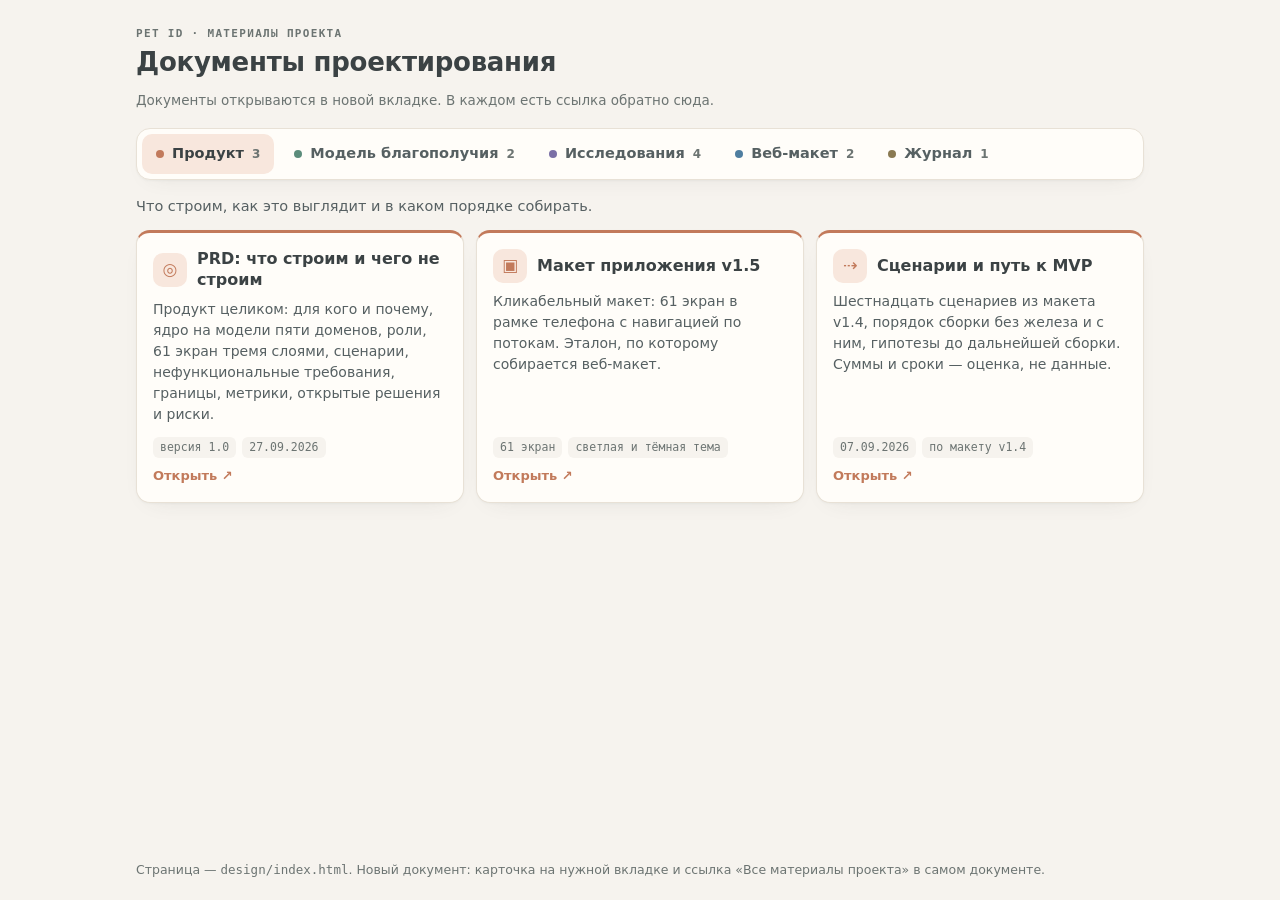
<file: design/index.html>
<!doctype html>
<html lang="ru">
<head>
<meta charset="utf-8">
<meta name="viewport" content="width=device-width, initial-scale=1">
<title>Pet ID — материалы проекта</title>
<meta name="description" content="Сводная страница проектных материалов Pet ID: продукт, модель благополучия, исследования, веб-макет.">
<style>
/* Пастельная палитра: низкий контраст фона и карточек, текст — не чёрный, но ≥ 4.5:1. */
:root{
  --bg:#F6F3EE; --panel:#FFFDF9; --line:#E8E1D6; --ink:#3B4244; --ink2:#566062; --sub:#6C7472;
  --t-prod:#C27A5B;  --t-prod-s:#F8E7DD;
  --t-model:#5B8C7B; --t-model-s:#E1EFE8;
  --t-res:#7A6FA6;   --t-res-s:#ECE8F6;
  --t-web:#4F7EA0;   --t-web-s:#E1ECF4;
  --t-log:#8A7A52;   --t-log-s:#F1ECDD;
  --shadow:0 1px 2px rgba(59,66,68,.04), 0 8px 24px -16px rgba(59,66,68,.18);
}
@media (prefers-color-scheme: dark){
  :root:not([data-theme="light"]){
    --bg:#1E2224; --panel:#262B2E; --line:#343A3D; --ink:#E4E2DC; --ink2:#C3C4BE; --sub:#A2A6A2;
    --t-prod:#E0A386;  --t-prod-s:#3A2D27;
    --t-model:#8EC1AE; --t-model-s:#26332E;
    --t-res:#B3A8DA;   --t-res-s:#2E2B3A;
    --t-web:#8FB6D3;   --t-web-s:#26313A;
    --t-log:#D2C08F;   --t-log-s:#353123;
    --shadow:0 1px 2px rgba(0,0,0,.3), 0 8px 24px -16px rgba(0,0,0,.6);
  }
}
:root[data-theme="dark"]{
  --bg:#1E2224; --panel:#262B2E; --line:#343A3D; --ink:#E4E2DC; --ink2:#C3C4BE; --sub:#A2A6A2;
  --t-prod:#E0A386;  --t-prod-s:#3A2D27;
  --t-model:#8EC1AE; --t-model-s:#26332E;
  --t-res:#B3A8DA;   --t-res-s:#2E2B3A;
  --t-web:#8FB6D3;   --t-web-s:#26313A;
  --t-log:#D2C08F;   --t-log-s:#353123;
  --shadow:0 1px 2px rgba(0,0,0,.3), 0 8px 24px -16px rgba(0,0,0,.6);
}
*{box-sizing:border-box}
html,body{height:100%}
body{margin:0; background:var(--bg); color:var(--ink);
  font:15.5px/1.5 system-ui,-apple-system,"Segoe UI",Roboto,sans-serif}
.wrap{max-width:1040px; min-height:100%; margin:0 auto; padding:28px 16px 20px; display:flex; flex-direction:column}
header{display:flex; align-items:flex-end; justify-content:space-between; gap:12px 24px; flex-wrap:wrap; margin-bottom:18px}
.eyebrow{font:600 11px/1 ui-monospace,SFMono-Regular,Menlo,Consolas,monospace; letter-spacing:.12em; text-transform:uppercase; color:var(--sub); margin:0 0 8px}
h1{font-size:26px; line-height:1.2; letter-spacing:-.01em; margin:0; font-weight:650}
.note{color:var(--sub); font-size:13.5px; margin:0}

.tabs{display:flex; gap:6px; flex-wrap:wrap; background:var(--panel); border:1px solid var(--line); border-radius:14px; padding:5px; box-shadow:var(--shadow); margin-bottom:16px}
.tab{appearance:none; border:0; background:transparent; color:var(--ink2); font:inherit; font-size:14.5px; font-weight:560;
  padding:9px 14px; border-radius:10px; cursor:pointer; display:inline-flex; align-items:center; gap:8px}
.tab .dot{width:8px; height:8px; border-radius:50%; background:var(--c)}
.tab .n{font-size:12px; color:var(--sub); font-variant-numeric:tabular-nums}
.tab:hover{background:var(--bg)}
.tab[aria-selected="true"]{background:var(--cs); color:var(--ink)}
.tab:focus-visible{outline:2px solid var(--c); outline-offset:2px}

.panel{display:none}
.panel.on{display:block; animation:in .2s ease}
@keyframes in{from{opacity:0}to{opacity:1}}
.lead{color:var(--ink2); margin:0 0 12px; font-size:14.5px}
.grid{display:grid; grid-template-columns:repeat(3,minmax(0,1fr)); gap:12px}
a.doc{display:flex; flex-direction:column; gap:8px; text-decoration:none; color:inherit; background:var(--panel);
  border:1px solid var(--line); border-top:3px solid var(--c); border-radius:14px; padding:16px; box-shadow:var(--shadow); min-height:100%}
a.doc:hover{background:var(--cs)}
a.doc:focus-visible{outline:2px solid var(--c); outline-offset:2px}
.doc .top{display:flex; align-items:center; gap:10px}
.ic{width:34px; height:34px; flex:none; border-radius:10px; background:var(--cs); color:var(--c); display:grid; place-items:center; font-size:17px}
.doc b{font-size:16px; line-height:1.3; font-weight:620}
.doc p{margin:0; color:var(--ink2); font-size:14px; line-height:1.5}
.meta{display:flex; flex-wrap:wrap; gap:6px; margin-top:auto; padding-top:4px}
.meta span{font:500 11.5px/1 ui-monospace,SFMono-Regular,Menlo,Consolas,monospace; color:var(--sub); background:var(--bg); border-radius:6px; padding:5px 7px}
.go{font-size:13px; color:var(--c); font-weight:600}

/* Тема задаёт цвет вкладки и карточек. */
[data-t="prod"]{--c:var(--t-prod); --cs:var(--t-prod-s)}
[data-t="model"]{--c:var(--t-model); --cs:var(--t-model-s)}
[data-t="res"]{--c:var(--t-res); --cs:var(--t-res-s)}
[data-t="web"]{--c:var(--t-web); --cs:var(--t-web-s)}
[data-t="log"]{--c:var(--t-log); --cs:var(--t-log-s)}

footer{margin-top:auto; padding-top:18px; font-size:12.5px; color:var(--sub)}
@media (min-width:861px){ .grid:has(> a.doc:nth-child(4)){grid-template-columns:repeat(4,minmax(0,1fr))} }
@media (max-width:860px){ .grid{grid-template-columns:repeat(2,minmax(0,1fr))} }
/* Телефон: вкладка помещается в экран без прокрутки — описание в три строки,
   метки и подпись «Открыть» скрыты (открывается вся карточка). */
@media (max-width:560px){
  .wrap{padding:14px 16px 12px} header{margin-bottom:12px} .eyebrow{margin-bottom:5px} h1{font-size:21px} .note,.lead,footer{display:none}
  .tabs{margin-bottom:12px; padding:4px; gap:4px}
  .tab{padding:7px 10px; font-size:13.5px; gap:6px}
  .grid{grid-template-columns:1fr; gap:9px}
  a.doc{padding:12px 13px; gap:5px; min-height:0}
  .doc b{font-size:15px}
  .doc p{font-size:13px; line-height:1.45; display:-webkit-box; -webkit-line-clamp:3; -webkit-box-orient:vertical; overflow:hidden}
  .ic{width:28px; height:28px; font-size:15px; border-radius:8px}
  .meta,.go{display:none}
  .grid:has(> a.doc:nth-child(4)) .doc p{-webkit-line-clamp:2}
}
</style>
</head>
<body>
<div class="wrap">
  <header>
    <div>
      <p class="eyebrow">Pet ID · материалы проекта</p>
      <h1>Документы проектирования</h1>
    </div>
    <p class="note">Документы открываются в новой вкладке. В каждом есть ссылка обратно сюда.</p>
  </header>

  <nav class="tabs" role="tablist" aria-label="Темы">
    <button class="tab" role="tab" id="tab-prod" data-t="prod" aria-controls="p-prod"><i class="dot"></i>Продукт<span class="n"></span></button>
    <button class="tab" role="tab" id="tab-model" data-t="model" aria-controls="p-model"><i class="dot"></i>Модель благополучия<span class="n"></span></button>
    <button class="tab" role="tab" id="tab-res" data-t="res" aria-controls="p-res"><i class="dot"></i>Исследования<span class="n"></span></button>
    <button class="tab" role="tab" id="tab-web" data-t="web" aria-controls="p-web"><i class="dot"></i>Веб-макет<span class="n"></span></button>
    <button class="tab" role="tab" id="tab-log" data-t="log" aria-controls="p-log"><i class="dot"></i>Журнал<span class="n"></span></button>
  </nav>

  <section class="panel" role="tabpanel" id="p-prod" aria-labelledby="tab-prod" data-t="prod">
    <p class="lead">Что строим, как это выглядит и в каком порядке собирать.</p>
    <div class="grid">
      <a class="doc" href="prd-pet-id.html" target="_blank" rel="noopener">
        <span class="top"><span class="ic" aria-hidden="true">◎</span><b>PRD: что строим и чего не строим</b></span>
        <p>Продукт целиком: для кого и почему, ядро на модели пяти доменов, роли, 61 экран тремя слоями, сценарии, нефункциональные требования, границы, метрики, открытые решения и риски.</p>
        <span class="meta"><span>версия 1.0</span><span>27.09.2026</span></span>
        <span class="go">Открыть ↗</span>
      </a>
      <a class="doc" href="maket-pet-id-v15.html" target="_blank" rel="noopener">
        <span class="top"><span class="ic" aria-hidden="true">▣</span><b>Макет приложения v1.5</b></span>
        <p>Кликабельный макет: 61 экран в рамке телефона с навигацией по потокам. Эталон, по которому собирается веб-макет.</p>
        <span class="meta"><span>61 экран</span><span>светлая и тёмная тема</span></span>
        <span class="go">Открыть ↗</span>
      </a>
      <a class="doc" href="scenarii-i-put-k-mvp.html" target="_blank" rel="noopener">
        <span class="top"><span class="ic" aria-hidden="true">⇢</span><b>Сценарии и путь к MVP</b></span>
        <p>Шестнадцать сценариев из макета v1.4, порядок сборки без железа и с ним, гипотезы до дальнейшей сборки. Суммы и сроки — оценка, не данные.</p>
        <span class="meta"><span>07.09.2026</span><span>по макету v1.4</span></span>
        <span class="go">Открыть ↗</span>
      </a>
    </div>
  </section>

  <section class="panel" role="tabpanel" id="p-model" aria-labelledby="tab-model" data-t="model">
    <p class="lead">Как считается благополучие: для владельца и для команды.</p>
    <div class="grid">
      <a class="doc" href="segodnya-bylo-dostatochno.html" target="_blank" rel="noopener">
        <span class="top"><span class="ic" aria-hidden="true">◐</span><b>Сегодня было достаточно?</b></span>
        <p>Объяснение модели для владельца: еда и здоровье снимают потолок, а не добавляют баллы; три правила расчёта; интерактивный пример со степенями A–D; чего продукт не делает.</p>
        <span class="meta"><span>для пользователя</span><span>интерактивный пример</span></span>
        <span class="go">Открыть ↗</span>
      </a>
      <a class="doc" href="model-pyatogo-domena.html" target="_blank" rel="noopener">
        <span class="top"><span class="ic" aria-hidden="true">∑</span><b>Как считается пятый домен</b></span>
        <p>Спецификация: формула, каналы опыта собаки и кошки, шкала потолка, полнота данных, разобранный пример, экран «как это посчитано», открытые вопросы. Числа — кодом d5_model.py.</p>
        <span class="meta"><span>09.09.2026</span><span>для команды</span></span>
        <span class="go">Открыть ↗</span>
      </a>
    </div>
  </section>

  <section class="panel" role="tabpanel" id="p-res" aria-labelledby="tab-res" data-t="res">
    <p class="lead">Рынок, конкуренты, как разговаривать с владельцами и куда записывать интервью.</p>
    <div class="grid">
      <a class="doc" href="rynok-pet-id.html" target="_blank" rel="noopener">
        <span class="top"><span class="ic" aria-hidden="true">▤</span><b>Рынок, конкуренты и объём</b></span>
        <p>Рынок в четырёх числах, поголовье, TAM/SAM/SOM из исполняемой модели, 16 конкурентов в России и мире, щель и лобовое столкновение, регуляторика, процедура обновления.</p>
        <span class="meta"><span>27.09.2026</span><span>данные · оценка · не подтверждено</span></span>
        <span class="go">Открыть ↗</span>
      </a>
      <a class="doc" href="konkurenty-otzyvy.html" target="_blank" rel="noopener">
        <span class="top"><span class="ic" aria-hidden="true">⚑</span><b>Что ломается у конкурентов</b></span>
        <p>Около 800 отзывов по одиннадцати трекерам и ошейникам: зарядка и износ, нужна ли влагозащита, главные претензии, выводы для Pet ID и какие площадки были недоступны.</p>
        <span class="meta"><span>14.09.2026</span><span>~800 отзывов</span></span>
        <span class="go">Открыть ↗</span>
      </a>
      <a class="doc" href="skript-intervyu.html" target="_blank" rel="noopener">
        <span class="top"><span class="ic" aria-hidden="true">✎</span><b>Скрипт проблемных интервью</b></span>
        <p>Рабочий документ интервьюера: правила разговора, гипотезы И1–И13, отбор участников, 60-минутная беседа, банк вопросов, коммитменты и подсчёт результата.</p>
        <span class="meta"><span>13 гипотез</span><span>60 минут</span></span>
        <span class="go">Открыть ↗</span>
      </a>
      <a class="doc" href="../research.html" target="_blank" rel="noopener">
        <span class="top"><span class="ic" aria-hidden="true">☑</span><b>Анкета интервью</b></span>
        <p>Без входа: заполняет и читает любой, правка и удаление — с кодом команды. Интервью по коду респондента без ФИО и контактов, кодирование И1–И13, выгрузка CSV.</p>
        <span class="meta"><span>без входа</span><span>правка по коду команды</span></span>
        <span class="go">Открыть ↗</span>
      </a>
    </div>
  </section>

  <section class="panel" role="tabpanel" id="p-web" aria-labelledby="tab-web" data-t="web">
    <p class="lead">Страницы для пользователей на живой базе: приложение и опрос владельцев.</p>
    <div class="grid">
      <a class="doc" href="../index.html" target="_blank" rel="noopener">
        <span class="top"><span class="ic" aria-hidden="true">⌂</span><b>Вход и регистрация</b></span>
        <p>Регистрация по логину без почты, вход, демо-режим без регистрации.</p>
        <span class="meta"><span>astrokaktus-pm.github.io/id-zoo</span></span>
        <span class="go">Открыть ↗</span>
      </a>
      <a class="doc" href="../survey.html" target="_blank" rel="noopener">
        <span class="top"><span class="ic" aria-hidden="true">?</span><b>Опрос владельцев собак</b></span>
        <p>16 вопросов для самостоятельного заполнения, без входа; имя необязательно. Ответы читает только команда — выгрузка CSV в анкете интервью по коду команды.</p>
        <span class="meta"><span>survey.html</span><span>без обратной ссылки</span></span>
        <span class="go">Открыть ↗</span>
      </a>
    </div>
  </section>

  <section class="panel" role="tabpanel" id="p-log" aria-labelledby="tab-log" data-t="log">
    <p class="lead">Что менялось в веб-макете и что остаётся открытым.</p>
    <div class="grid">
      <a class="doc" href="changelog.html" target="_blank" rel="noopener">
        <span class="top"><span class="ic" aria-hidden="true">☰</span><b>Журнал изменений</b></span>
        <p>Выпуски с версиями, SQL-скриптами и результатами проверок. Отдельно — известные уязвимости, ограничения, то, что не подтверждено и ждёт решения; закрытые пункты остаются с указанием, чем закрыты.</p>
        <span class="meta"><span>пополняется с каждым выпуском</span></span>
        <span class="go">Открыть ↗</span>
      </a>
    </div>
  </section>

  <footer>Страница — <code>design/index.html</code>. Новый документ: карточка на нужной вкладке и ссылка «Все материалы проекта» в самом документе.</footer>
</div>

<script>
// Вкладки: выбор помнится в адресе (#model) и в браузере; стрелки ←/→ переключают.
(() => {
  const tabs = [...document.querySelectorAll('.tab')];
  // Число на вкладке — сколько карточек в её разделе; считается, а не пишется руками.
  for (const t of tabs) t.querySelector('.n').textContent = document.getElementById(t.getAttribute('aria-controls')).querySelectorAll('a.doc').length;
  const pick = (t, focus) => {
    for (const x of tabs) {
      const on = x === t;
      x.setAttribute('aria-selected', on); x.tabIndex = on ? 0 : -1;
      document.getElementById(x.getAttribute('aria-controls')).classList.toggle('on', on);
    }
    if (focus) t.focus();
    try { history.replaceState(null, '', '#' + t.dataset.t); localStorage.setItem('petid.hub.tab', t.dataset.t); } catch (_) { /* нет хранилища */ }
  };
  tabs.forEach((t, i) => {
    t.onclick = () => pick(t);
    t.onkeydown = e => {
      if (e.key === 'ArrowRight') pick(tabs[(i + 1) % tabs.length], true);
      if (e.key === 'ArrowLeft') pick(tabs[(i - 1 + tabs.length) % tabs.length], true);
    };
  });
  let want = location.hash.slice(1);
  if (!want) { try { want = localStorage.getItem('petid.hub.tab') || ''; } catch (_) { want = ''; } }
  pick(tabs.find(t => t.dataset.t === want) || tabs[0]);
})();
</script>
</body>
</html>
</file>
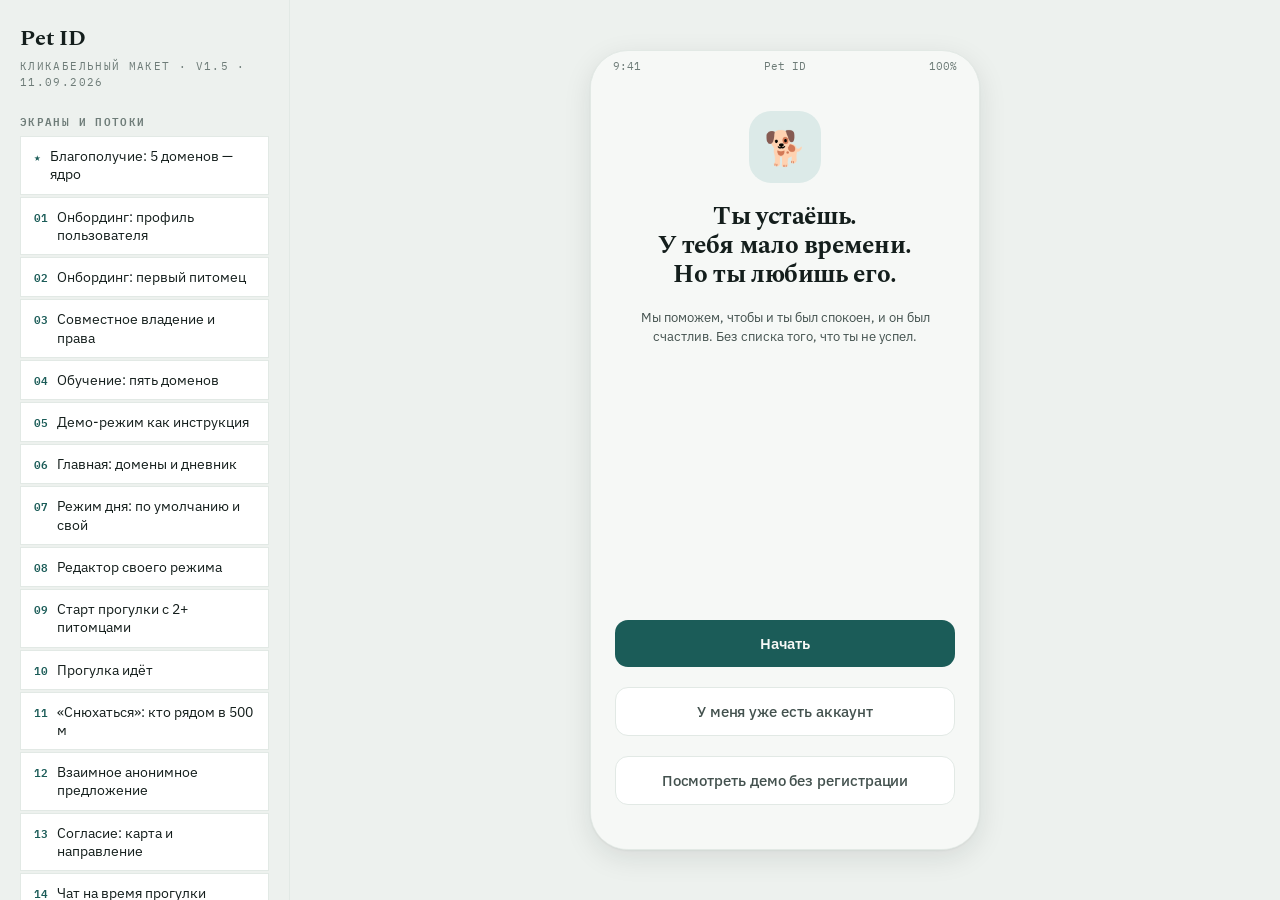
<file: maket-pet-id-v15.html>
<!doctype html>
<html lang="ru">
<head>
<meta charset="utf-8">
<meta name="viewport" content="width=device-width, initial-scale=1">
<title>Pet ID — макет v1.5</title>
<meta name="description" content="Кликабельный мобильный макет Pet ID, версия 1.5: 61 экран, ядро — пять доменов благополучия.">
<meta name="color-scheme" content="light dark">
<style>
  html{color-scheme:light dark}
  body{margin:0;font:14px/1.5 system-ui,-apple-system,"Segoe UI",Roboto,sans-serif}
  img{max-width:100%}
  [hidden]{display:none!important}
</style>
</head>
<body>
<link rel="preconnect" href="https://fonts.googleapis.com">
<link rel="preconnect" href="https://fonts.gstatic.com" crossorigin>
<link rel="stylesheet" href="https://fonts.googleapis.com/css2?family=IBM+Plex+Mono:wght@400;500;600&family=IBM+Plex+Sans:wght@400;500;600;700&family=Spectral:wght@600;700&display=swap">

<style>
:root{
  --page:#EDF1EE; --ink:#141E1C; --ink2:#43514E; --muted:#78878300;
  --app-bg:#F6F8F6; --card:#FFFFFF; --line:#E2E9E5; --line2:#EDF2EF;
  --sub:#6E7C78;
  --accent:#1B5C58; --accent2:#2E8A83; --accent-s:#DCEAE8;
  --ok:#2A6E43; --ok-s:#DDEEE2;
  --warn:#8A5D07; --warn-s:#FBEED6;
  --alarm:#A32C1F; --alarm-s:#FBE1DC;
  --gold:#8A6A0B;
  --shadow:0 1px 2px rgba(20,30,28,.05), 0 8px 28px rgba(20,30,28,.10);
  --e1:#003D39; --e2:#005A54; --e3:#00786F; --e4:#3D9C93; --e5:#77BDB5; --e6:#B2D8D3;
  --src:#00907E; --d5:#7A4FB0; --d5-s:#EDE6F7;
  --s1:#005A54; --s2:#00786F; --s3:#3D9C93; --s4:#77BDB5;
}
@media (prefers-color-scheme: dark){:root:not([data-theme="light"]){
  --page:#0B100F; --ink:#E6EDEA; --ink2:#B6C3BF;
  --app-bg:#111917; --card:#18211F; --line:#26312E; --line2:#1E2725;
  --sub:#87958F;
  --accent:#6FB5AD; --accent2:#4E9A93; --accent-s:#18302D;
  --ok:#77B387; --ok-s:#17281D;
  --warn:#D9A441; --warn-s:#2C2517;
  --alarm:#E08578; --alarm-s:#2F1B18;
  --gold:#D9B24A;
  --e1:#9FDDD4; --e2:#6FC4BA; --e3:#46A79D; --e4:#2A867E; --e5:#1B655F; --e6:#124A45;
  --src:#2FA79B; --d5:#9F7BD4; --d5-s:#241C33;
  --s1:#9FDDD4; --s2:#6FC4BA; --s3:#46A79D; --s4:#2A867E;
  --shadow:0 1px 2px rgba(0,0,0,.5), 0 8px 28px rgba(0,0,0,.55);}}
:root[data-theme="dark"]{
  --page:#0B100F; --ink:#E6EDEA; --ink2:#B6C3BF;
  --app-bg:#111917; --card:#18211F; --line:#26312E; --line2:#1E2725;
  --sub:#87958F;
  --accent:#6FB5AD; --accent2:#4E9A93; --accent-s:#18302D;
  --ok:#77B387; --ok-s:#17281D;
  --warn:#D9A441; --warn-s:#2C2517;
  --alarm:#E08578; --alarm-s:#2F1B18;
  --gold:#D9B24A;
  --e1:#9FDDD4; --e2:#6FC4BA; --e3:#46A79D; --e4:#2A867E; --e5:#1B655F; --e6:#124A45;
  --src:#2FA79B; --d5:#9F7BD4; --d5-s:#241C33;
  --s1:#9FDDD4; --s2:#6FC4BA; --s3:#46A79D; --s4:#2A867E;
  --shadow:0 1px 2px rgba(0,0,0,.5), 0 8px 28px rgba(0,0,0,.55);}

*{box-sizing:border-box;-webkit-tap-highlight-color:transparent}
html,body{margin:0;height:100%}
body{background:var(--page);color:var(--ink);
  font-family:"IBM Plex Sans",-apple-system,BlinkMacSystemFont,"Segoe UI",Roboto,sans-serif;
  font-size:16px;line-height:1.5;-webkit-font-smoothing:antialiased;
  display:flex;min-height:100vh}

/* ---------- панель сценариев ---------- */
.side{width:290px;flex:none;padding:22px 20px 40px;border-right:1px solid var(--line);
  overflow:auto;background:var(--page)}
.side h1{font-family:Spectral,Georgia,serif;font-size:22px;margin:0 0 4px;letter-spacing:-.01em}
.side .sub{font-family:"IBM Plex Mono",ui-monospace,monospace;font-size:10.5px;
  letter-spacing:.13em;text-transform:uppercase;color:var(--sub);margin:0 0 20px}
.side h2{font-family:"IBM Plex Mono",ui-monospace,monospace;font-size:10.5px;
  letter-spacing:.13em;text-transform:uppercase;color:var(--sub);margin:22px 0 8px;font-weight:600}
.scn{display:flex;flex-direction:column;gap:2px}
.scn button{appearance:none;border:1px solid var(--line);background:var(--card);color:var(--ink);
  cursor:pointer;text-align:left;padding:10px 13px;font-size:13.5px;line-height:1.35;
  display:flex;gap:9px;align-items:flex-start;font-family:inherit}
.scn button:hover{border-color:var(--accent);color:var(--accent)}
.scn button:focus-visible{outline:2px solid var(--accent);outline-offset:2px}
.scn button b{font-family:"IBM Plex Mono",ui-monospace,monospace;font-size:11px;color:var(--accent);
  flex:none;padding-top:2px;font-weight:600}
.side p.note{font-size:12.5px;color:var(--sub);line-height:1.45;margin:18px 0 0}

/* ---------- сцена ---------- */
.stage{flex:1;display:flex;align-items:center;justify-content:center;padding:28px 20px}
.phone{width:390px;height:800px;max-height:calc(100vh - 56px);
  background:var(--app-bg);border-radius:38px;box-shadow:var(--shadow);
  border:1px solid var(--line);position:relative;overflow:hidden;display:flex;flex-direction:column}
.notch{height:30px;flex:none;display:flex;align-items:center;justify-content:space-between;
  padding:0 22px;font-family:"IBM Plex Mono",ui-monospace,monospace;font-size:11px;color:var(--sub)}
.viewport{flex:1;position:relative;overflow:hidden}

.screen{position:absolute;inset:0;overflow-y:auto;overflow-x:hidden;
  background:var(--app-bg);display:none;flex-direction:column;
  padding:0 0 14px}
.screen.on{display:flex}
.screen.enter{animation:slideIn .26s cubic-bezier(.32,.72,0,1)}
.screen.enter-back{animation:slideBack .26s cubic-bezier(.32,.72,0,1)}
@keyframes slideIn{from{transform:translateX(26%);opacity:.4}to{transform:none;opacity:1}}
@keyframes slideBack{from{transform:translateX(-18%);opacity:.4}to{transform:none;opacity:1}}
@media (prefers-reduced-motion:reduce){.screen.enter,.screen.enter-back{animation:none}}

.hd{position:sticky;top:0;z-index:5;background:var(--app-bg);padding:10px 18px 10px;
  display:flex;align-items:center;gap:11px;border-bottom:1px solid var(--line2)}
.hd .bk{appearance:none;border:0;background:transparent;color:var(--accent);cursor:pointer;
  font-size:21px;line-height:1;padding:2px 4px 4px;margin-left:-4px;font-family:inherit}
.hd h3{margin:0;font-size:16.5px;font-weight:600;flex:1;letter-spacing:-.01em}
.hd .act{font-family:"IBM Plex Mono",ui-monospace,monospace;font-size:11px;color:var(--accent);
  cursor:pointer;background:none;border:0;letter-spacing:.06em;text-transform:uppercase}
.body{padding:16px 18px 82px;display:flex;flex-direction:column;gap:14px}

h4{margin:0;font-size:15.5px;font-weight:600;letter-spacing:-.005em}
p{margin:0;font-size:14.5px;line-height:1.5}
.small{font-size:13px;color:var(--ink2);line-height:1.45}
.mono{font-family:"IBM Plex Mono",ui-monospace,monospace;font-size:11px;
  letter-spacing:.1em;text-transform:uppercase;color:var(--sub)}
.big{font-family:Spectral,Georgia,serif;font-size:25px;line-height:1.15;font-weight:700;letter-spacing:-.015em}

.card{background:var(--card);border:1px solid var(--line);border-radius:16px;padding:15px 16px;
  display:flex;flex-direction:column;gap:10px}
.card.flat{border-radius:14px;padding:13px 14px;gap:7px}
.card.tint{background:var(--accent-s);border-color:transparent}
.card.okt{background:var(--ok-s);border-color:transparent}
.card.warnt{background:var(--warn-s);border-color:transparent}
.card.alarmt{background:var(--alarm-s);border-color:transparent}

.btn{appearance:none;border:0;border-radius:13px;background:var(--accent);color:var(--app-bg);
  font-family:inherit;font-size:15px;font-weight:600;padding:14px 18px;cursor:pointer;
  text-align:center;display:block;width:100%;letter-spacing:-.005em}
.btn:active{transform:translateY(1px)}
.btn.ghost{background:transparent;color:var(--accent);border:1.5px solid var(--accent)}
.btn.quiet{background:var(--card);color:var(--ink2);border:1px solid var(--line);font-weight:500}
.btn.alarm{background:var(--alarm);color:#fff}
.btn.sm{padding:10px 14px;font-size:13.5px;border-radius:11px}
.btn:focus-visible{outline:2px solid var(--accent);outline-offset:2px}

.row{display:flex;align-items:center;gap:12px}
.row.between{justify-content:space-between}
.av{width:46px;height:46px;border-radius:14px;background:var(--accent-s);color:var(--accent);
  display:grid;place-items:center;font-size:22px;flex:none}
.av.lg{width:72px;height:72px;border-radius:22px;font-size:34px}
.pill{font-family:"IBM Plex Mono",ui-monospace,monospace;font-size:10px;letter-spacing:.07em;
  text-transform:uppercase;padding:3px 8px;border-radius:20px;background:var(--accent-s);
  color:var(--accent);white-space:nowrap;font-weight:600}
.pill.ok{background:var(--ok-s);color:var(--ok)}
.pill.warn{background:var(--warn-s);color:var(--warn)}
.pill.alarm{background:var(--alarm-s);color:var(--alarm)}
.pill.gold{background:var(--warn-s);color:var(--gold)}

/* кольцо достаточности */
.ring{display:flex;flex-direction:column;align-items:center;gap:6px;padding:6px 0 2px}
.ring svg{transform:rotate(-90deg)}
.ring .rv{font-family:"IBM Plex Mono",ui-monospace,monospace;font-size:34px;font-weight:600;
  fill:var(--ink);transform:rotate(90deg);transform-origin:center}
.ringwrap{position:relative;width:172px;height:172px}
.ringtxt{position:absolute;inset:0;display:grid;place-items:center;text-align:center}
.ringtxt b{display:block;font-family:"IBM Plex Mono",ui-monospace,monospace;
  font-size:38px;font-weight:600;line-height:1;color:var(--accent);font-variant-numeric:tabular-nums}
.ringtxt span{display:block;font-size:12px;color:var(--sub);margin-top:5px;
  font-family:"IBM Plex Mono",ui-monospace,monospace;letter-spacing:.08em;text-transform:uppercase}

.tasks{display:flex;flex-direction:column;gap:2px}
.task{display:flex;gap:11px;align-items:flex-start;background:var(--card);
  border:1px solid var(--line);padding:12px 14px;border-radius:13px;cursor:pointer}
.task .ck{width:21px;height:21px;border-radius:7px;border:1.5px solid var(--line);flex:none;
  display:grid;place-items:center;font-size:12px;color:transparent;margin-top:1px}
.task.done .ck{background:var(--ok);border-color:var(--ok);color:#fff}
.task.done .tt{color:var(--sub);text-decoration:line-through}
.task .tt{font-size:14.5px;line-height:1.35;flex:1}
.task .tm{font-family:"IBM Plex Mono",ui-monospace,monospace;font-size:11px;color:var(--sub);flex:none}

.stats{display:grid;grid-template-columns:repeat(3,1fr);gap:2px}
.stats>div{background:var(--card);border:1px solid var(--line);padding:11px 12px;border-radius:12px}
.stats b{display:block;font-family:"IBM Plex Mono",ui-monospace,monospace;font-size:19px;
  font-weight:600;color:var(--ink);font-variant-numeric:tabular-nums}
.stats span{display:block;font-size:11.5px;color:var(--sub);margin-top:2px;line-height:1.25}

.list{display:flex;flex-direction:column;gap:2px}
.li{background:var(--card);border:1px solid var(--line);border-radius:13px;padding:12px 14px;
  display:flex;gap:12px;align-items:center;cursor:pointer}
.li .ic{width:36px;height:36px;border-radius:11px;background:var(--accent-s);color:var(--accent);
  display:grid;place-items:center;font-size:17px;flex:none}
.li .tx{flex:1;min-width:0}
.li .tx b{display:block;font-size:14.5px;font-weight:600;line-height:1.3}
.li .tx span{display:block;font-size:12.5px;color:var(--sub);line-height:1.35;margin-top:1px}
.li .rt{font-family:"IBM Plex Mono",ui-monospace,monospace;font-size:12px;color:var(--sub);flex:none}

.fields{display:flex;flex-direction:column;gap:2px}
.fld{background:var(--card);border:1px solid var(--line);border-radius:12px;padding:10px 14px}
.fld label{display:block;font-family:"IBM Plex Mono",ui-monospace,monospace;font-size:10px;
  letter-spacing:.09em;text-transform:uppercase;color:var(--sub);margin-bottom:2px}
.fld .v{font-size:15px}
.fld .v.ph{color:var(--sub)}

/* карта */
.mapwrap{position:relative;height:290px;border-radius:16px;overflow:hidden;border:1px solid var(--line)}
.mapwrap svg{display:block;width:100%;height:100%}
.mapleg{display:flex;gap:14px;flex-wrap:wrap;font-size:11.5px;color:var(--sub);
  font-family:"IBM Plex Mono",ui-monospace,monospace}
.mapleg i{display:inline-block;width:9px;height:9px;border-radius:50%;margin-right:5px;vertical-align:0}

/* таббар */
.tabbar{flex:none;display:grid;grid-template-columns:repeat(5,1fr);border-top:1px solid var(--line);
  background:var(--card);padding:6px 4px 10px}
.tabbar button{appearance:none;border:0;background:transparent;cursor:pointer;
  display:flex;flex-direction:column;align-items:center;gap:3px;padding:5px 2px;
  font-family:inherit;font-size:10.5px;color:var(--sub);line-height:1.2}
.tabbar button svg{width:21px;height:21px;display:block}
.tabbar button[aria-current="true"]{color:var(--accent);font-weight:600}
.tabbar button:focus-visible{outline:2px solid var(--accent);outline-offset:-2px;border-radius:8px}

.sos-fab{position:absolute;right:14px;bottom:84px;z-index:8;
  background:var(--alarm);color:#fff;border:0;border-radius:50%;width:52px;height:52px;
  font-size:10.5px;font-weight:700;cursor:pointer;font-family:"IBM Plex Mono",ui-monospace,monospace;
  letter-spacing:.04em;box-shadow:0 6px 18px rgba(163,44,31,.35);
  transition:opacity .18s ease, transform .18s ease}
.sos-fab.hid{opacity:0;transform:scale(.8);pointer-events:none}

.web{background:#fff;color:#141E1C;min-height:100%}
.web .wtop{background:var(--accent);color:#fff;padding:16px 18px}
.web .wtop b{font-family:Spectral,Georgia,serif;font-size:19px}
.web .wtop span{display:block;font-family:"IBM Plex Mono",ui-monospace,monospace;
  font-size:10.5px;letter-spacing:.12em;text-transform:uppercase;opacity:.85;margin-top:3px}
.web .wb{padding:18px}
.web .wcard{border:1px solid #E2E9E5;border-radius:16px;padding:16px;margin-bottom:12px;background:#fff}
.web .wmsg{background:#DCEAE8;border-radius:14px;padding:14px 16px;font-family:Spectral,Georgia,serif;
  font-size:17px;line-height:1.4;color:#14322F;margin-bottom:12px}
.web .wnote{font-size:12px;color:#6E7C78;line-height:1.45}

.ach{display:grid;grid-template-columns:repeat(4,1fr);gap:8px}
.ach div{aspect-ratio:1;border-radius:14px;background:var(--card);border:1px solid var(--line);
  display:grid;place-items:center;font-size:22px;position:relative}
.ach div.got{background:var(--warn-s);border-color:transparent}
.ach div.lock{opacity:.35}

.prog{height:7px;background:var(--line);border-radius:6px;overflow:hidden}
.prog i{display:block;height:100%;background:var(--accent);border-radius:6px}

/* --- календарь-сетка --- */
.cgrid{display:grid;grid-template-columns:repeat(7,1fr);gap:3px}
.cgrid .wd{font-family:"IBM Plex Mono",ui-monospace,monospace;font-size:9.5px;color:var(--sub);
  text-align:center;padding:2px 0 4px}
.cgrid .day{aspect-ratio:1;border-radius:9px;background:var(--card);border:1px solid var(--line);
  display:flex;flex-direction:column;align-items:center;justify-content:center;gap:3px;cursor:pointer;
  font-family:"IBM Plex Mono",ui-monospace,monospace;font-size:12.5px;color:var(--ink)}
.cgrid .day.out{opacity:.32}
.cgrid .day.today{border-color:var(--accent);background:var(--accent-s);color:var(--accent);font-weight:600}
.cgrid .day .dots{display:flex;gap:2px;height:5px}
.cgrid .day .dots i{width:5px;height:5px;border-radius:50%;display:block}
.cgrid .day.heat{background:var(--warn-s);border-color:transparent}

/* --- статусы --- */
.stat{display:flex;align-items:center;gap:11px;background:var(--card);border:1px solid var(--line);
  border-radius:13px;padding:11px 14px}
.stat .si{width:32px;height:32px;border-radius:10px;display:grid;place-items:center;font-size:15px;flex:none}
.stat .st{flex:1;min-width:0}
.stat .st b{display:block;font-size:14.5px;font-weight:600}
.stat .st span{display:block;font-size:12.5px;color:var(--sub);line-height:1.35;margin-top:1px}
.si.heat{background:var(--warn-s)} .si.aggr{background:var(--alarm-s)} .si.friend{background:var(--ok-s)}
.si.hero{background:var(--d5-s)}
.stat .sv{font-family:"IBM Plex Mono",ui-monospace,monospace;font-size:13px;color:var(--ink2);flex:none}
.stat > .sw{flex:none}
.stat > .btn{flex:none;width:auto;padding:7px 12px;white-space:nowrap}

/* --- рядом на прогулке --- */
.near{display:flex;align-items:center;gap:11px;background:var(--card);border:1px solid var(--line);
  border-radius:13px;padding:11px 13px}
.near .na{width:38px;height:38px;border-radius:12px;background:var(--accent-s);display:grid;
  place-items:center;font-size:18px;flex:none}
.near .nt{flex:1;min-width:0}
.near .nt b{display:block;font-size:14px;font-weight:600}
.near .nt span{display:block;font-size:12px;color:var(--sub);margin-top:1px}
.near .nd{font-family:"IBM Plex Mono",ui-monospace,monospace;font-size:11.5px;color:var(--sub);
  text-align:right;flex:none}

/* --- чат --- */
.chat{display:flex;flex-direction:column;gap:7px}
.bub{max-width:78%;padding:9px 13px;border-radius:15px;font-size:14.5px;line-height:1.4}
.bub.them{background:var(--card);border:1px solid var(--line);border-bottom-left-radius:5px;align-self:flex-start}
.bub.me{background:var(--accent);color:var(--app-bg);border-bottom-right-radius:5px;align-self:flex-end}
.bub .t{display:block;font-family:"IBM Plex Mono",ui-monospace,monospace;font-size:9.5px;
  opacity:.6;margin-top:3px}
.chatbar{display:flex;gap:8px;align-items:center;background:var(--card);border:1px solid var(--line);
  border-radius:22px;padding:8px 8px 8px 15px}
.chatbar .ph{flex:1;font-size:14px;color:var(--sub)}
.chatbar button{appearance:none;border:0;background:var(--accent);color:var(--app-bg);width:34px;
  height:34px;border-radius:50%;cursor:pointer;font-size:15px}

/* --- маршруты --- */
.route{background:var(--card);border:1px solid var(--line);border-radius:14px;overflow:hidden;cursor:pointer}
.route .rmap{height:96px;background:var(--surface-2,var(--line2))}
.route .rb{padding:12px 14px;display:flex;flex-direction:column;gap:7px}
.route .rt{display:flex;align-items:center;gap:8px;justify-content:space-between}
.route .rt b{font-size:15px;font-weight:600}
.route .rm{display:flex;gap:14px;font-family:"IBM Plex Mono",ui-monospace,monospace;
  font-size:11.5px;color:var(--sub)}

/* --- документы --- */
.doc{display:flex;align-items:center;gap:11px;background:var(--card);border:1px solid var(--line);
  border-radius:12px;padding:10px 13px;cursor:pointer}
.doc .dic{width:34px;height:44px;border-radius:5px;background:var(--accent-s);color:var(--accent);
  display:grid;place-items:center;font-size:15px;flex:none;border:1px solid var(--line)}
.doc .dtx{flex:1;min-width:0}
.doc .dtx b{display:block;font-size:14px;font-weight:600}
.doc .dtx span{display:block;font-size:12px;color:var(--sub);margin-top:1px}

/* --- триаж и консультации (v1.5) --- */
.triage{display:flex;gap:11px;align-items:flex-start;border-radius:13px;padding:12px 14px;
  border:1px solid transparent}
.triage.now{background:var(--alarm-s);border-color:var(--alarm)}
.triage.today{background:var(--warn-s)}
.triage.plan{background:var(--accent-s)}
.triage.watch{background:var(--card);border-color:var(--line)}
.triage .ti{width:30px;height:30px;border-radius:9px;display:grid;place-items:center;
  font-size:15px;flex:none;background:rgba(255,255,255,.55)}
.triage .tt{flex:1;min-width:0}
.triage .tt b{display:block;font-size:14.5px;font-weight:600}
.triage .tt span{display:block;font-size:12.5px;color:var(--sub);margin-top:2px;line-height:1.35}
.triage.now .tt b{color:var(--alarm)}
.vet{display:flex;align-items:center;gap:11px;background:var(--card);border:1px solid var(--line);
  border-radius:13px;padding:11px 13px;cursor:pointer}
.vet .va{width:42px;height:42px;border-radius:13px;background:var(--accent-s);display:grid;
  place-items:center;font-size:19px;flex:none}
.vet .vt{flex:1;min-width:0}
.vet .vt b{display:block;font-size:14.5px;font-weight:600}
.vet .vt span{display:block;font-size:12.5px;color:var(--sub);margin-top:1px}
.vet .vp{font-family:"IBM Plex Mono",ui-monospace,monospace;font-size:12px;color:var(--ink2);
  text-align:right;flex:none}
.vet .vp em{display:block;font-style:normal;font-size:10px;color:var(--ok);margin-top:2px}
.refbig{background:var(--accent-s);border-radius:16px;padding:18px;text-align:center}
.refbig .code{font-family:"IBM Plex Mono",ui-monospace,monospace;font-size:23px;font-weight:600;
  letter-spacing:.12em;color:var(--accent);margin:8px 0 4px}
.steps3{display:flex;gap:0;margin:4px 0}
.steps3 div{flex:1;text-align:center;position:relative;padding:0 4px}
.steps3 div b{display:grid;place-items:center;width:26px;height:26px;border-radius:50%;
  background:var(--accent);color:var(--app-bg);font-size:12px;margin:0 auto 7px;
  position:relative;z-index:1;
  font-family:"IBM Plex Mono",ui-monospace,monospace}
.steps3 div span{display:block;font-size:12px;color:var(--ink2);line-height:1.35}
.steps3{position:relative}
.steps3::before{content:"";position:absolute;top:13px;left:17%;right:17%;height:1px;
  background:var(--line);z-index:0}
.steps3 div{z-index:1}

/* --- камеры, поведение, рекомендации (v1.4) --- */
.cams{display:grid;grid-template-columns:1fr 1fr;gap:9px}
.cam{background:var(--card);border:1px solid var(--line);border-radius:13px;overflow:hidden;cursor:pointer}
.cam .cv{height:82px;background:var(--line2);display:grid;place-items:center;font-size:22px;position:relative}
.cam .cv .lv{position:absolute;top:6px;left:6px;font-family:"IBM Plex Mono",ui-monospace,monospace;
  font-size:8.5px;letter-spacing:.06em;background:var(--alarm);color:#fff;border-radius:4px;padding:2px 5px}
.cam .cb{padding:8px 10px}
.cam .cb b{display:block;font-size:13px;font-weight:600}
.cam .cb span{display:block;font-size:11px;color:var(--sub);margin-top:1px}
.beh{display:flex;flex-direction:column;gap:8px}
.behrow{display:flex;align-items:center;gap:9px}
.behrow .bl{width:78px;font-size:12px;color:var(--sub);flex:none}
.behrow .bt{flex:1;height:16px;border-radius:5px;background:var(--line2);position:relative;overflow:hidden}
.behrow .bt i{position:absolute;top:0;bottom:0;display:block;border-radius:4px}
.behrow .bv{width:56px;text-align:right;white-space:nowrap;font-family:"IBM Plex Mono",ui-monospace,monospace;
  font-size:11px;color:var(--ink2);flex:none}
.rec{background:var(--card);border:1px solid var(--line);border-radius:13px;padding:12px 13px;
  display:flex;flex-direction:column;gap:7px}
.rec .rh{display:flex;align-items:center;gap:9px}
.rec .rh .av{width:32px;height:32px;font-size:14px}
.rec .rh b{font-size:14px;font-weight:600;display:block}
.rec .rh span{font-size:11.5px;color:var(--sub);display:block}
.rec p{font-size:13.5px;line-height:1.45;margin:0}
.rec .rf{display:flex;gap:6px;flex-wrap:wrap}

/* --- пять доменов --- */
.dstrip{display:grid;grid-template-columns:repeat(4,1fr) 14px 1.25fr;gap:6px;align-items:end}
.dstrip .dcol{display:flex;flex-direction:column;align-items:center;gap:5px}
.dstrip .dbar{width:100%;height:52px;background:var(--line2);border-radius:7px;
  position:relative;overflow:hidden}
.dstrip .dbar i{position:absolute;left:0;right:0;bottom:0;border-radius:7px}
.dstrip .dlab{font-size:9.5px;color:var(--sub);text-align:center;line-height:1.15;
  font-family:"IBM Plex Mono",ui-monospace,monospace;letter-spacing:.02em}
.dstrip .dpct{font-family:"IBM Plex Mono",ui-monospace,monospace;font-size:11px;
  font-weight:600;color:var(--ink2);font-variant-numeric:tabular-nums}
.dstrip .arrow{display:grid;place-items:center;height:52px;color:var(--sub);font-size:15px}
.dstrip .res{background:var(--d5-s);border-radius:9px;height:52px;display:grid;place-items:center;
  border:1px solid transparent}
.dstrip .res b{font-family:"IBM Plex Mono",ui-monospace,monospace;font-size:19px;font-weight:600;
  color:var(--d5);font-variant-numeric:tabular-nums;line-height:1}
.dstrip .res span{display:block;font-size:9px;color:var(--d5);text-align:center;margin-top:2px;
  font-family:"IBM Plex Mono",ui-monospace,monospace;letter-spacing:.05em}

.dcard{background:var(--card);border:1px solid var(--line);border-radius:14px;padding:13px 15px;
  display:flex;flex-direction:column;gap:8px}
.dcard .dh{display:flex;align-items:center;gap:10px}
.dcard .dn{width:26px;height:26px;border-radius:8px;display:grid;place-items:center;flex:none;
  font-family:"IBM Plex Mono",ui-monospace,monospace;font-size:11px;font-weight:600;color:#fff}
.dcard .dt{flex:1;font-size:14.5px;font-weight:600}
.dcard .dv{font-family:"IBM Plex Mono",ui-monospace,monospace;font-size:15px;font-weight:600;
  font-variant-numeric:tabular-nums}
.dcard .line{height:6px;background:var(--line2);border-radius:5px;overflow:hidden}
.dcard .line i{display:block;height:100%;border-radius:5px}
.affects{display:flex;flex-wrap:wrap;gap:5px}
.aff{font-size:11.5px;padding:3px 9px;border-radius:20px;background:var(--d5-s);color:var(--d5);
  font-weight:500}
.aff.neg{background:var(--warn-s);color:var(--warn)}
.d5card{background:var(--d5-s);border:1px solid transparent;border-radius:16px;padding:16px;
  display:flex;flex-direction:column;gap:11px}
.d5card .big{color:var(--d5)}

/* --- галерея --- */
.gal{display:grid;grid-template-columns:repeat(3,1fr);gap:4px}
.gal div{aspect-ratio:1;border-radius:10px;background:var(--accent-s);display:grid;place-items:center;
  font-size:26px;position:relative;overflow:hidden}
.gal div.wide{grid-column:span 2;aspect-ratio:2/1}
.gal .cap{position:absolute;left:0;right:0;bottom:0;padding:4px 6px;font-size:9.5px;
  background:linear-gradient(transparent,rgba(0,0,0,.45));color:#fff;
  font-family:"IBM Plex Mono",ui-monospace,monospace}

/* --- переключатель питомца --- */
.petsw{display:flex;gap:6px;overflow-x:auto;padding:2px 0 4px;scrollbar-width:none}
.petsw::-webkit-scrollbar{display:none}
.petsw button{appearance:none;border:1px solid var(--line);background:var(--card);cursor:pointer;
  border-radius:22px;padding:6px 13px 6px 6px;display:flex;align-items:center;gap:8px;
  font-family:inherit;font-size:13.5px;color:var(--ink);white-space:nowrap}
.petsw button .a{width:26px;height:26px;border-radius:50%;background:var(--accent-s);
  display:grid;place-items:center;font-size:14px}
.petsw button[aria-pressed="true"]{border-color:var(--accent);background:var(--accent-s);
  color:var(--accent);font-weight:600}
.petsw button.add{color:var(--sub);padding:6px 13px}

/* --- настройка напоминаний --- */
.seg{display:flex;gap:2px;background:var(--line2);border-radius:11px;padding:3px}
.seg button{flex:1;appearance:none;border:0;background:transparent;cursor:pointer;
  font-family:"IBM Plex Mono",ui-monospace,monospace;font-size:11.5px;padding:7px 4px;
  border-radius:9px;color:var(--sub)}
.seg button[aria-pressed="true"]{background:var(--card);color:var(--accent);font-weight:600;
  box-shadow:0 1px 2px rgba(0,0,0,.06)}
.sw{width:42px;height:24px;border-radius:14px;background:var(--line);position:relative;flex:none;
  cursor:pointer;border:0;padding:0}
.sw i{position:absolute;top:3px;left:3px;width:18px;height:18px;border-radius:50%;background:var(--card);
  transition:transform .18s ease}
.sw[aria-pressed="true"]{background:var(--accent)}
.sw[aria-pressed="true"] i{transform:translateX(18px)}

/* экономика */
.stackbar{display:flex;gap:2px;height:16px;border-radius:6px;overflow:hidden;margin:2px 0 4px}
.stackbar i{display:block;height:100%}
.cats{display:flex;flex-direction:column;gap:2px}
.cat{display:grid;grid-template-columns:11px 1fr auto;gap:10px;align-items:center;
  background:var(--card);border:1px solid var(--line);border-radius:11px;padding:9px 13px}
.cat .sw{width:11px;height:11px;border-radius:3px}
.cat .cn{font-size:14px;line-height:1.3}
.cat .cn em{font-style:normal;display:block;font-size:11.5px;color:var(--sub);margin-top:1px}
.cat .cv{font-family:"IBM Plex Mono",ui-monospace,monospace;font-size:13.5px;font-weight:600;
  font-variant-numeric:tabular-nums;text-align:right;white-space:nowrap}
.money{font-family:"IBM Plex Mono",ui-monospace,monospace;font-variant-numeric:tabular-nums}
.hint{font-size:11.5px;color:var(--sub);font-family:"IBM Plex Mono",ui-monospace,monospace;
  line-height:1.45;padding:0 2px}

@media (max-width:980px){
  body{flex-direction:column}
  .side{width:100%;border-right:0;border-bottom:1px solid var(--line);padding:16px 16px 20px}
  .scn{display:grid;grid-template-columns:repeat(auto-fit,minmax(200px,1fr))}
  .stage{padding:16px 12px 28px}
  .phone{width:100%;max-width:420px;height:min(820px,calc(100vh - 40px))}
}
@media (max-width:520px){
  .phone{border-radius:0;border-left:0;border-right:0;height:calc(100vh - 40px);max-width:none}
  .stage{padding:0}
  .notch{display:none}
}
</style>

<aside class="side">
  <h1>Pet ID</h1>
  <p class="sub">Кликабельный макет · v1.5 · 11.09.2026</p>

  <h2>Экраны и потоки</h2>
  <div class="scn">
    <button data-go="wellbeing"><b>★</b><span>Благополучие: 5 доменов — ядро</span></button>
    <button data-go="onb0"><b>01</b><span>Онбординг: профиль пользователя</span></button>
    <button data-go="onb1"><b>02</b><span>Онбординг: первый питомец</span></button>
    <button data-go="onbshare"><b>03</b><span>Совместное владение и права</span></button>
    <button data-go="onbkb"><b>04</b><span>Обучение: пять доменов</span></button>
    <button data-go="demo"><b>05</b><span>Демо-режим как инструкция</span></button>
    <button data-go="home"><b>06</b><span>Главная: домены и дневник</span></button>
    <button data-go="plan"><b>07</b><span>Режим дня: по умолчанию и свой</span></button>
    <button data-go="planedit"><b>08</b><span>Редактор своего режима</span></button>
    <button data-go="walkstart"><b>09</b><span>Старт прогулки с 2+ питомцами</span></button>
    <button data-go="walk"><b>10</b><span>Прогулка идёт</span></button>
    <button data-go="sniff"><b>11</b><span>«Снюхаться»: кто рядом в 500 м</span></button>
    <button data-go="sniffreq"><b>12</b><span>Взаимное анонимное предложение</span></button>
    <button data-go="sniffmatch"><b>13</b><span>Согласие: карта и направление</span></button>
    <button data-go="sniffchat"><b>14</b><span>Чат на время прогулки</span></button>
    <button data-go="routes"><b>15</b><span>Маршруты и квесты без AR</span></button>
    <button data-go="walkend"><b>16</b><span>ИИ-отчёт после прогулки</span></button>
    <button data-go="status"><b>17</b><span>Публичные статусы и приватность</span></button>
    <button data-go="map"><b>18</b><span>Карта: статусы, места, алерты</span></button>
    <button data-go="pet"><b>19</b><span>Профиль: связи и совладение</span></button>
    <button data-go="recs"><b>20</b><span>Банк рекомендаций</span></button>
    <button data-go="gallery"><b>21</b><span>Галерея фотографий</span></button>
    <button data-go="health"><b>22</b><span>Карта здоровья: вручную или скан</span></button>
    <button data-go="docs"><b>23</b><span>Банк документов</span></button>
    <button data-go="docscan"><b>24</b><span>Сканирование документа</span></button>
    <button data-go="aichat"><b>25</b><span>ИИ-помощник: чат и оценка срочности · новое</span></button>
    <button data-go="telemed"><b>26</b><span>Телемедицина: выбор врача · новое</span></button>
    <button data-go="telemedcall"><b>27</b><span>Онлайн-приём: что видит врач · новое</span></button>
    <button data-go="insurance"><b>28</b><span>Страхование питомца</span></button>
    <button data-go="cams"><b>29</b><span>Камеры дома (партнёр)</span></button>
    <button data-go="behavior"><b>30</b><span>Анализ поведения по записям</span></button>
    <button data-go="kb"><b>31</b><span>База знаний</span></button>
    <button data-go="kbdomains"><b>32</b><span>Раздел «Пять доменов»</span></button>
    <button data-go="nutrition"><b>33</b><span>Питание: рацион и вес</span></button>
    <button data-go="tracker"><b>34</b><span>Трекер: живая карта и забор</span></button>
    <button data-go="notracker"><b>35</b><span>Вариант без трекера</span></button>
    <button data-go="qr"><b>36</b><span>QR-жетон → страница находки</span></button>
    <button data-go="sos"><b>37</b><span>Режим «Спасите»</span></button>
    <button data-go="heroes"><b>38</b><span>Команда Героев</span></button>
    <button data-go="partner"><b>39</b><span>Партнёр → взаимная оценка</span></button>
    <button data-go="cal"><b>40</b><span>Календарь месяцем</span></button>
    <button data-go="calset"><b>41</b><span>Напоминания: push и почта</span></button>
    <button data-go="events"><b>42</b><span>Лента событий и подписки</span></button>
    <button data-go="expert"><b>43</b><span>Экспертный совет: порода и город</span></button>
    <button data-go="feed"><b>44</b><span>Сообщество: публикации</span></button>
    <button data-go="course"><b>45</b><span>Курс новичка и ачивки</span></button>
    <button data-go="money"><b>46</b><span>Экономика: месяц и структура</span></button>
    <button data-go="tco"><b>47</b><span>Сколько стоит содержать питомца</span></button>
    <button data-go="owner"><b>48</b><span>Профиль владельца и аккаунт</span></button>
    <button data-go="referral"><b>49</b><span>Реферальная программа · новое</span></button>
    <button data-go="support"><b>50</b><span>Чат с поддержкой · новое</span></button>
    <button data-go="paywall"><b>51</b><span>Пейволл: обещание состояния</span></button>
  </div>

  <p class="note">Ядро версии — экран «Благополучие»: четыре домена-источника сводятся в пятый, психическое состояние. Вся активность из остальных разделов попадает туда. Данные вымышленные, суммы и проценты — оценка, не данные. Экран находки показан так, как его увидит посторонний — без приложения и без персональных данных владельца. Экран 36 показывает, что остаётся доступным пользователю без ошейника. В версии 1.5 добавлены помощник с оценкой срочности, телемедицина, поддержка и рефералы — помечены «новое».</p>
</aside>

<div class="stage">
<div class="phone">
  <div class="notch"><span>9:41</span><span>Pet ID</span><span>100%</span></div>
  <div class="viewport" id="vp">


  <!-- ОНБОРДИНГ 0 · ПРОФИЛЬ ПОЛЬЗОВАТЕЛЯ -->
  <section class="screen" id="s-onb0">
    <div class="hd"><button class="bk" data-back>‹</button><h3>Ваш профиль</h3><button class="act" data-go="onb2">Далее</button></div>
    <div class="body">
      <p class="small">Сначала о вас. Профиль владельца нужен, чтобы партнёры видели, с кем работают, а совладельцы понимали, кто что делает с питомцем.</p>
      <div class="card" style="align-items:center">
        <span class="av lg">👤</span>
        <button class="btn quiet sm">Загрузить фото</button>
      </div>
      <div class="fields">
        <div class="fld"><label>Имя</label><div class="v">Анна</div></div>
        <div class="fld"><label>Город</label><div class="v">Москва</div></div>
        <div class="fld"><label>Район</label><div class="v">Аэропорт · для карты и поиска рядом</div></div>
        <div class="fld"><label>Телефон</label><div class="v">+7 999 ··· ·· 41</div></div>
        <div class="fld"><label>Почта</label><div class="v ph">для напоминаний и документов</div></div>
      </div>
      <div class="card flat">
        <span class="mono">Опыт с животными</span>
        <div class="seg" role="group">
          <button aria-pressed="true">Первый питомец</button><button aria-pressed="false">Есть опыт</button>
          <button aria-pressed="false">Профессионал</button>
        </div>
        <p class="small">От этого зависит глубина подсказок и стартовый курс. Можно поменять позже.</p>
      </div>
      <div class="card flat">
        <div class="row between"><span class="small">Готов участвовать в поиске чужих питомцев</span>
          <button class="sw" aria-pressed="true" aria-label="Герой"><i></i></button></div>
        <p class="small" style="color:var(--sub)">Статус «Герой». Будете получать уведомления о пропажах рядом. Отключается в любой момент.</p>
      </div>
      <button class="btn" data-go="onb2">Дальше — питомец</button>
      <button class="btn quiet" data-go="demo">Сначала посмотреть демо</button>
    </div>
  </section>

  <!-- ОНБОРДИНГ · СОВМЕСТНОЕ ВЛАДЕНИЕ -->
  <section class="screen" id="s-onbshare">
    <div class="hd"><button class="bk" data-back>‹</button><h3>Кто заботится о Рексе</h3><button class="act" data-go="onbkb">Далее</button></div>
    <div class="body">
      <div class="card tint">
        <span class="mono">Совместное владение</span>
        <p class="small">У питомца может быть несколько человек, и это норма: семья, бывший партнёр, взрослые дети, ситтер. Каждый видит своё и отмечает своё — без путаницы «а ты покормил?».</p>
      </div>
      <div class="list">
        <div class="li"><span class="ic">👩</span><span class="tx"><b>Анна · вы</b><span>Владелец · полный доступ, платит подписку</span></span><span class="rt">✓</span></div>
        <div class="li"><span class="ic">👨</span><span class="tx"><b>Никита</b><span>Совладелец · полный доступ, кроме удаления профиля</span></span><span class="rt">›</span></div>
        <div class="li"><span class="ic">👵</span><span class="tx"><b>Мама</b><span>Помощник · отмечает прогулки и кормление, не видит документы</span></span><span class="rt">›</span></div>
        <div class="li"><span class="ic">🧑‍⚕️</span><span class="tx"><b>Ситтер на время отпуска</b><span>Гость · доступ до 14.09, только карточка и инструкции</span></span><span class="rt">›</span></div>
      </div>
      <div class="card flat">
        <span class="mono">Уровни доступа</span>
        <p class="small"><strong>Владелец</strong> — всё. <strong>Совладелец</strong> — всё, кроме удаления и смены владельца. <strong>Помощник</strong> — отметки об уходе, без документов и денег. <strong>Гость</strong> — только карточка, срок ограничен.</p>
      </div>
      <button class="btn ghost">Пригласить по ссылке</button>
      <button class="btn" data-go="onbkb">Дальше</button>
    </div>
  </section>

  <!-- ОНБОРДИНГ · ОБУЧЕНИЕ 5 ДОМЕНОВ -->
  <section class="screen" id="s-onbkb">
    <div class="hd"><button class="bk" data-back>‹</button><h3>Как мы считаем</h3><button class="act" data-go="home">Пропустить</button></div>
    <div class="body">
      <div class="big" style="font-size:23px">Благополучие — это не миска и не вольер</div>
      <p class="small">Мы работаем по модели пяти доменов. Четыре из них — то, что вы даёте: питание, среда, здоровье, поведение. Пятый — то, что питомец от этого <strong>переживает</strong>. Благополучие живёт только там.</p>
      <div class="card">
        <svg viewBox="0 0 320 140" role="img" aria-label="Четыре домена сходятся в пятый" style="width:100%;height:auto">
          <g font-family="IBM Plex Mono, monospace" font-size="9" fill="var(--sub)" text-anchor="middle">
            <text x="40" y="12">ПИТАНИЕ</text><text x="120" y="12">СРЕДА</text>
            <text x="200" y="12">ЗДОРОВЬЕ</text><text x="280" y="12">ПОВЕДЕНИЕ</text></g>
          <g><rect x="14" y="20" width="52" height="18" rx="6" fill="var(--s1)"/>
            <rect x="94" y="20" width="52" height="18" rx="6" fill="var(--s2)"/>
            <rect x="174" y="20" width="52" height="18" rx="6" fill="var(--s3)"/>
            <rect x="254" y="20" width="52" height="18" rx="6" fill="var(--s4)"/></g>
          <g fill="none" stroke="var(--line)" stroke-width="1.6">
            <path d="M40 40 C40 70 160 66 160 90"/><path d="M120 40 C120 72 160 68 160 90"/>
            <path d="M200 40 C200 72 160 68 160 90"/><path d="M280 40 C280 70 160 66 160 90"/></g>
          <rect x="108" y="90" width="104" height="32" rx="10" fill="var(--d5)"/>
          <text x="160" y="110" text-anchor="middle" font-family="IBM Plex Mono, monospace" font-size="11.5" font-weight="600" fill="#fff">ПСИХИКА</text>
        </svg>
      </div>
      <div class="card okt">
        <span class="mono">Что это значит на практике</span>
        <p class="small">Мы не будем говорить «вы мало гуляли». Мы скажем, какого переживания не хватило и чем его заменить, когда времени нет. Отсутствие страдания — ещё не благополучие: нужен положительный опыт.</p>
      </div>
      <div class="row" style="gap:8px">
        <button class="btn ghost sm" data-go="kbdomains">Подробнее о доменах</button>
        <button class="btn quiet sm" data-go="home">Понятно</button>
      </div>
    </div>
  </section>

  <!-- ДЕМО-РЕЖИМ -->
  <section class="screen" id="s-demo">
    <div class="hd"><button class="bk" data-back>‹</button><h3>Демо-режим</h3><button class="act" data-go="home">Выйти</button></div>
    <div class="body">
      <div class="card tint">
        <div class="row between"><span class="mono">Демо включено</span><span class="pill">данные вымышленные</span></div>
        <p class="small">Приложение заполнено примером: собака Рекс, кошка Муся, история за полгода. Ничего из этого не сохранится и не отправится никому.</p>
      </div>
      <span class="mono">Пройти по шагам</span>
      <div class="list">
        <div class="li" data-go="wellbeing"><span class="ic">1</span><span class="tx"><b>Как считается благополучие</b><span>Пять доменов и почему пятый главный</span></span><span class="rt">›</span></div>
        <div class="li" data-go="walkstart"><span class="ic">2</span><span class="tx"><b>Прогулка и знакомства</b><span>Запуск, «снюхаться», отчёт от ИИ</span></span><span class="rt">›</span></div>
        <div class="li" data-go="health"><span class="ic">3</span><span class="tx"><b>Карта здоровья и документы</b><span>Скан, процедуры, уход</span></span><span class="rt">›</span></div>
        <div class="li" data-go="status"><span class="ic">4</span><span class="tx"><b>Статусы на карте</b><span>Течка, зооагрессия, дружелюбие</span></span><span class="rt">›</span></div>
        <div class="li" data-go="notracker"><span class="ic">5</span><span class="tx"><b>Если трекера нет</b><span>Что работает без устройства</span></span><span class="rt">›</span></div>
      </div>
      <div class="card flat">
        <span class="mono">Подсказки поверх экранов</span>
        <div class="row between"><span class="small">Показывать пояснения при первом входе на экран</span>
          <button class="sw" aria-pressed="true" aria-label="Подсказки"><i></i></button></div>
      </div>
      <button class="btn" data-go="onb0">Завести свой профиль</button>
    </div>
  </section>

  <!-- 01 ОНБОРДИНГ -->
  <section class="screen on" id="s-onb1">
    <div class="body" style="justify-content:center;flex:1;text-align:center;gap:20px;padding:30px 24px">
      <div class="av lg" style="margin:0 auto">🐕</div>
      <div class="big">Ты устаёшь.<br>У тебя мало времени.<br>Но ты любишь его.</div>
      <p class="small" style="color:var(--ink2)">Мы поможем, чтобы и ты был спокоен, и он был счастлив. Без списка того, что ты не успел.</p>
      <div style="flex:1"></div>
      <button class="btn" data-go="onb0">Начать</button>
      <button class="btn quiet" data-go="home">У меня уже есть аккаунт</button>
      <button class="btn quiet" data-go="demo">Посмотреть демо без регистрации</button>
    </div>
  </section>

  <section class="screen" id="s-onb2">
    <div class="hd"><button class="bk" data-back>‹</button><h3>Кто у вас живёт</h3></div>
    <div class="body">
      <p class="small">От этого зависит, какую норму мы будем считать и что покажем в первую очередь.</p>
      <div class="list">
        <div class="li" data-go="onb3"><span class="ic">🐕</span><span class="tx"><b>Собака</b><span>Норма активности, прогулки, дрессировка</span></span><span class="rt">›</span></div>
        <div class="li" data-go="onb3"><span class="ic">🐈</span><span class="tx"><b>Кошка</b><span>Самовыгул, вес, поведение</span></span><span class="rt">›</span></div>
        <div class="li" data-go="onb3"><span class="ic">🐾</span><span class="tx"><b>Другой питомец</b><span>Базовый профиль и календарь</span></span><span class="rt">›</span></div>
      </div>
      <div class="card tint">
        <span class="mono">Первый питомец?</span>
        <p class="small">Включим короткий курс «Поздравляем, у вас будет питомец» и сами расставим события в календаре.</p>
      </div>
    </div>
  </section>

  <section class="screen" id="s-onb3">
    <div class="hd"><button class="bk" data-back>‹</button><h3>Профиль Рекса</h3><button class="act" data-go="onbshare">Далее</button></div>
    <div class="body">
      <div class="card tint">
        <div class="row"><span class="av">📷</span>
          <div><h4>Сфотографируйте ветпаспорт</h4><p class="small">Распознаем прививки и обработки, заполним карту сами</p></div></div>
        <button class="btn sm" data-go="onb3">Сканировать</button>
      </div>
      <div class="fields">
        <div class="fld"><label>Кличка</label><div class="v">Рекс</div></div>
        <div class="fld"><label>Порода</label><div class="v">Бордер-колли</div></div>
        <div class="fld"><label>Дата рождения</label><div class="v">14.03.2024 · 2 года 5 мес</div></div>
        <div class="fld"><label>Номер чипа · ISO 11784/11785</label><div class="v">643 094 100 214 887</div></div>
        <div class="fld"><label>Особенности</label><div class="v">Боится грозы · не любит крупных собак</div></div>
      </div>
      <div class="card flat">
        <div class="row between"><span class="mono">Кто ещё заботится</span><span class="pill">мультивладение</span></div>
        <div class="row"><span class="av" style="width:34px;height:34px;font-size:16px">👩</span>
          <div style="flex:1"><b style="font-size:14px">Анна</b><div class="small" style="color:var(--sub)">Полный доступ</div></div></div>
        <button class="btn quiet sm">+ Пригласить члена семьи</button>
      </div>
      <button class="btn" data-go="onbshare">Дальше — кто ещё заботится</button>
    </div>
  </section>

  <!-- 02 ГЛАВНАЯ -->
  <section class="screen" id="s-home">
    <div class="hd"><h3>Сегодня</h3><button class="act" data-go="paywall">Premium</button></div>
    <div class="body">
      <div class="petsw">
        <button aria-pressed="true"><span class="a">🐕</span>Рекс</button>
        <button aria-pressed="false"><span class="a">🐈</span>Муся</button>
        <button aria-pressed="false"><span class="a">🐕</span>Ника</button>
        <button class="add" data-go="onb2">+ Питомец</button>
      </div>

      <div class="card" data-go="wellbeing" style="cursor:pointer">
        <div class="row between"><span class="mono">Благополучие · 5 доменов</span><span class="pill">›</span></div>
        <div class="dstrip">
          <div class="dcol"><span class="dpct">92</span><div class="dbar"><i style="height:92%;background:var(--s1)"></i></div><span class="dlab">питание</span></div>
          <div class="dcol"><span class="dpct">78</span><div class="dbar"><i style="height:78%;background:var(--s2)"></i></div><span class="dlab">среда</span></div>
          <div class="dcol"><span class="dpct">85</span><div class="dbar"><i style="height:85%;background:var(--s3)"></i></div><span class="dlab">здоровье</span></div>
          <div class="dcol"><span class="dpct">71</span><div class="dbar"><i style="height:71%;background:var(--s4)"></i></div><span class="dlab">поведение</span></div>
          <div class="arrow">→</div>
          <div class="dcol"><span class="dpct" style="visibility:hidden">0</span><div class="res"><div><b>81</b><span>ПСИХИКА</span></div></div><span class="dlab">5-й домен</span></div>
        </div>
        <p class="small" style="color:var(--ink2)">Четыре домена — источники. Пятый не измеряется отдельно, он <strong>складывается из них</strong>. Сегодня просело поведение: мало самостоятельного выбора на прогулке.</p>
      </div>

      <div class="card">
        <div class="row between"><div class="row"><span class="av">🐕</span>
          <div><h4>Рекс</h4><div class="small" style="color:var(--sub)">Бордер-колли · 2 г 5 мес</div></div></div>
          <span class="pill ok">норма</span></div>
        <div class="ring">
          <div class="ringwrap">
            <svg width="172" height="172" viewBox="0 0 172 172" aria-hidden="true">
              <circle cx="86" cy="86" r="74" fill="none" stroke="var(--line)" stroke-width="13"/>
              <circle cx="86" cy="86" r="74" fill="none" stroke="var(--accent)" stroke-width="13"
                stroke-linecap="round" stroke-dasharray="465" stroke-dashoffset="60"/>
            </svg>
            <div class="ringtxt"><div><b>87%</b><span>достаточно</span></div></div>
          </div>
        </div>
        <p class="small" style="text-align:center;color:var(--ink2)">Сегодня из-за дождя вы гуляли 22 минуты, но добавили 10 минут поиска лакомств. Это эквивалент получасовой спокойной прогулки. <strong>Рекс будет спать спокойно.</strong></p>
      </div>

      <div class="stats">
        <div><b>3,8</b><span>км пройдено</span></div>
        <div><b>42</b><span>мин активности</span></div>
        <div><b>68</b><span>уд/мин покоя</span></div>
      </div>

      <div class="row between"><span class="mono">План на сегодня</span>
        <button class="act" data-go="plan">Сменить режим</button></div>
      <div class="row between" style="margin-top:-2px"><span class="small" style="color:var(--sub)">Режим «Работаю из дома» · по умолчанию для будних</span>
        <span class="pill">авто</span></div>
      <div class="tasks">
        <div class="task done"><span class="ck">✓</span><span class="tt">Утренняя прогулка с обнюхиванием</span><span class="tm">07:20</span></div>
        <div class="task done"><span class="ck">✓</span><span class="tt">Нюхательный коврик, 10 минут</span><span class="tm">14:00</span></div>
        <div class="task"><span class="ck">✓</span><span class="tt">Вечерняя игра дома, 15 минут</span><span class="tm">21:00</span></div>
        <div class="task"><span class="ck">✓</span><span class="tt">Обработка от клещей — заканчивается защита</span><span class="tm">завтра</span></div>
      </div>

      <div class="card" data-go="money" style="cursor:pointer">
        <div class="row between"><span class="mono">В этом месяце на Рекса</span><span class="pill">›</span></div>
        <div class="row between" style="align-items:flex-end">
          <div class="big money" style="font-size:26px">8 940 ₽</div>
          <span class="small" style="color:var(--sub)">медиана группы 8 400 ₽</span></div>
        <div class="stackbar">
          <i style="width:44%;background:var(--e1)"></i><i style="width:17%;background:var(--e2)"></i>
          <i style="width:13%;background:var(--e3)"></i><i style="width:11%;background:var(--e4)"></i>
          <i style="width:9%;background:var(--e5)"></i><i style="width:6%;background:var(--e6)"></i>
        </div>
        <p class="small">31% ушло в здоровье и профилактику — выше медианы. Корм закончится 14 сентября.</p>
      </div>

      <div class="card warnt">
        <div class="row between"><span class="mono">Батарея трекера</span><span class="pill warn">18%</span></div>
        <p class="small">Хватит примерно на сутки. Поставьте на зарядку сегодня вечером.</p>
      </div>

      <div class="card tint" data-go="aichat" style="cursor:pointer">
        <div class="row between"><span class="mono">✦ ИИ-помощник</span><span class="pill">›</span></div>
        <p class="small">«Рекс грыз плинтус два дня подряд около 15:00 — это не месть, а тревога разлуки. Вот что с этим делать.»</p>
      </div>

      <div class="card flat" data-go="routes" style="cursor:pointer">
        <div class="row between"><span class="mono">Маршрут на сегодня</span><span class="pill">3 варианта</span></div>
        <p class="small">«Круг у воды» — 2,4 км, новый для Рекса, обычно 1–2 встречи. Ещё 6 точек до ачивки «Знаток района».</p>
      </div>

      <div class="row" style="gap:8px">
        <button class="btn" style="flex:1" data-go="walkstart">Начать прогулку</button>
        <button class="btn quiet" style="flex:none;width:52px" data-go="status" aria-label="Статусы">🛡️</button>
      </div>
    </div>
  </section>



  <!-- АКТИВАЦИЯ ПРОГУЛКИ -->
  <section class="screen" id="s-walkstart">
    <div class="hd"><button class="bk" data-back>‹</button><h3>Начать прогулку</h3></div>
    <div class="body">
      <span class="mono">С кем идём</span>
      <div class="list">
        <div class="li"><span class="ic">🐕</span><span class="tx"><b>Рекс</b><span>Бордер-колли · норма 90 мин активности</span></span><span class="rt" style="color:var(--accent)">✓</span></div>
        <div class="li"><span class="ic">🐈</span><span class="tx"><b>Муся</b><span>Кошка · на шлейке, норма 20 мин</span></span><span class="rt" style="color:var(--accent)">✓</span></div>
        <div class="li"><span class="ic">🐕</span><span class="tx"><b>Ника</b><span>Такса · сука · норма 45 мин · сейчас течка</span></span><span class="rt" style="color:var(--sub)">+</span></div>
        <div class="li"><span class="ic">🐕</span><span class="tx"><b>Джек</b><span>Джек-рассел · гостит у вас до 10.09</span></span><span class="rt" style="color:var(--sub)">+</span></div>
      </div>
      <p class="hint">Норма, отчёт и вклад в домены считаются для каждого отдельно. Один трек — несколько карточек.</p>

      <span class="mono">Тип прогулки</span>
      <div class="seg" role="group">
        <button aria-pressed="true">Обычная</button><button aria-pressed="false">Тренировка</button>
        <button aria-pressed="false">По маршруту</button>
      </div>

      <div class="card flat">
        <div class="row between"><span class="small"><strong>Предложения «снюхаться»</strong></span>
          <button class="sw" aria-pressed="true" aria-label="Снюхаться"><i></i></button></div>
        <p class="small" style="color:var(--sub)">Видеть тех, кто гуляет рядом в радиусе 500 м, и получать предложения познакомиться. Выключается в один тап.</p>
      </div>

      <div class="card flat">
        <div class="row between"><span class="small">Публичные статусы Рекса на карте</span>
          <button class="act" data-go="status">Изменить</button></div>
        <div class="row" style="gap:6px;flex-wrap:wrap">
          <span class="pill ok">дружелюбен</span><span class="pill">кастрирован</span>
        </div>
      </div>

      <div class="card warnt">
        <span class="mono">У Муси активен статус</span>
        <div class="row" style="gap:6px"><span class="pill warn">течка · до 12.09</span></div>
        <p class="small">На карте другие владельцы увидят предупреждение без вашего имени и точной точки — только зону.</p>
      </div>

      <button class="btn" data-go="walk">Пошли</button>
      <button class="btn quiet" data-go="routes">Выбрать маршрут</button>
    </div>
  </section>

  <!-- КТО РЯДОМ · СНЮХАТЬСЯ -->
  <section class="screen" id="s-sniff">
    <div class="hd"><button class="bk" data-back>‹</button><h3>Рядом гуляют</h3><button class="act" data-go="status">Настроить</button></div>
    <div class="body">
      <div class="card flat">
        <div class="row between"><span class="mono">Радиус поиска</span><span class="pill">500 м</span></div>
        <div class="seg" role="group"><button aria-pressed="false">200 м</button>
          <button aria-pressed="true">500 м</button><button aria-pressed="false">1 км</button></div>
      </div>
      <p class="hint">Пока вы не согласились оба, вы не видите ни имени, ни точки — только вид, породу и расстояние.</p>

      <div class="list">
        <div class="near"><span class="na">🐕</span><span class="nt"><b>Лабрадор, 3 года</b><span>Дружелюбен · кобель, кастрирован</span></span><span class="nd">180 м<br>→ СВ</span></div>
        <div class="near"><span class="na">🐕</span><span class="nt"><b>Такса, 5 лет</b><span>Дружелюбна · сука</span></span><span class="nd">240 м<br>→ Ю</span></div>
        <div class="near" style="background:var(--alarm-s);border-color:transparent"><span class="na" style="background:var(--card)">🐕</span>
          <span class="nt"><b>Овчарка, 4 года</b><span style="color:var(--alarm)">Зооагрессия · знакомство недоступно</span></span><span class="nd">310 м<br>→ З</span></div>
        <div class="near" style="background:var(--warn-s);border-color:transparent"><span class="na" style="background:var(--card)">🐕</span>
          <span class="nt"><b>Хаски, 2 года</b><span style="color:var(--warn)">Течка · знакомство скрыто</span></span><span class="nd">420 м<br>→ С</span></div>
      </div>

      <button class="btn" data-go="sniffreq">Предложить лабрадору снюхаться</button>
      <div class="card flat">
        <span class="mono">Как это работает</span>
        <p class="small">Предложение приходит <strong>обоим одновременно</strong> и анонимно. Если оба согласны — становитесь видимы друг другу на карте на время прогулки, появляется направление и чат. Стоять вместе не обязательно.</p>
      </div>
    </div>
  </section>

  <!-- ВХОДЯЩЕЕ ПРЕДЛОЖЕНИЕ -->
  <section class="screen" id="s-sniffreq">
    <div class="hd"><button class="bk" data-back>‹</button><h3>Снюхаться?</h3></div>
    <div class="body" style="justify-content:center;flex:1;gap:18px">
      <div class="card tint" style="align-items:center;text-align:center">
        <div style="font-size:44px">🐕 🐕</div>
        <div class="big" style="font-size:21px">Рядом гуляет лабрадор</div>
        <p class="small">Кобель, 3 года, кастрирован, статус «дружелюбен». 180 метров, идёт в вашу сторону.</p>
        <div class="row" style="gap:6px;justify-content:center;flex-wrap:wrap">
          <span class="pill ok">дружелюбен</span><span class="pill">привит</span><span class="pill">♥ 22 рекомендации</span>
        </div>
      </div>
      <p class="hint" style="text-align:center">Второй владелец видит ровно то же самое про Рекса. Имена, фото и точки откроются только если согласитесь оба.</p>
      <button class="btn" data-go="sniffmatch">Согласиться</button>
      <button class="btn quiet" data-back>Не сейчас</button>
      <button class="btn quiet" data-go="status">Больше не предлагать сегодня</button>
    </div>
  </section>

  <!-- СОГЛАСИЕ · КАРТА -->
  <section class="screen" id="s-sniffmatch">
    <div class="hd"><button class="bk" data-back>‹</button><h3>Оба согласились</h3><button class="act" data-go="sniffchat">Чат</button></div>
    <div class="body">
      <div class="card okt">
        <div class="row"><span class="av">🐕</span>
          <div style="flex:1"><h4 style="font-size:15px">Байкал и Дмитрий</h4>
          <p class="small">Лабрадор, 3 года · видны друг другу до конца прогулки</p></div></div>
      </div>
      <div class="mapwrap" style="height:250px">
        <svg viewBox="0 0 340 250" role="img" aria-label="Карта: вы и второй участник, направление друг к другу">
          <rect width="340" height="250" fill="var(--card)"/>
          <g stroke="var(--line)" stroke-width="1"><path d="M0 62H340M0 124H340M0 186H340M92 0V250M182 0V250M264 0V250"/></g>
          <rect x="150" y="120" width="90" height="76" fill="var(--ok-s)" rx="4"/>
          <text x="195" y="162" text-anchor="middle" font-size="9" fill="var(--ok)" font-family="IBM Plex Mono, monospace">ПАРК</text>
          <circle cx="110" cy="180" r="26" fill="var(--accent)" opacity=".10"/>
          <circle cx="110" cy="180" r="9" fill="var(--accent)" stroke="var(--card)" stroke-width="3"/>
          <text x="110" y="206" text-anchor="middle" font-size="9" fill="var(--accent)" font-family="IBM Plex Mono, monospace">ВЫ</text>
          <circle cx="236" cy="96" r="9" fill="var(--d5)" stroke="var(--card)" stroke-width="3"/>
          <text x="236" y="80" text-anchor="middle" font-size="9" fill="var(--d5)" font-family="IBM Plex Mono, monospace">БАЙКАЛ</text>
          <path d="M122 172 L224 106" stroke="var(--accent)" stroke-width="2" stroke-dasharray="6 5"/>
          <path d="M218 110 l7 -5 l-1 9 z" fill="var(--accent)"/>
        </svg>
      </div>
      <div class="stats">
        <div><b>160 м</b><span>между вами</span></div>
        <div><b>СВ</b><span>направление</span></div>
        <div><b>~2 мин</b><span>пешком</span></div>
      </div>
      <div class="card flat">
        <span class="mono">Что видно второй стороне</span>
        <p class="small">Ваша точка на карте, кличка Рекса, порода и публичные статусы. Адрес, телефон и история прогулок — нет. Видимость снимается автоматически, когда вы завершите прогулку.</p>
      </div>
      <div class="row" style="gap:8px">
        <button class="btn sm" style="flex:1" data-go="sniffchat">Написать</button>
        <button class="btn quiet sm" style="flex:1" data-go="walk">Вернуться к прогулке</button>
      </div>
      <button class="btn quiet" data-back>Скрыться</button>
    </div>
  </section>

  <!-- ЧАТ -->
  <section class="screen" id="s-sniffchat">
    <div class="hd"><button class="bk" data-back>‹</button><h3>Дмитрий и Байкал</h3><button class="act">···</button></div>
    <div class="body">
      <p class="hint" style="text-align:center">Чат живёт до конца прогулки. Сохранить контакт можно, если оба нажмёте «оставить знакомство».</p>
      <div class="chat">
        <div class="bub them">Привет! Мы у северного входа, в жёлтой куртке<span class="t">14:22</span></div>
        <div class="bub me">Идём к вам, минуты две. Рекс спокойный, но не любит наскоков<span class="t">14:22</span></div>
        <div class="bub them">Байкал такой же, подойдём медленно<span class="t">14:23</span></div>
      </div>
      <div style="flex:1"></div>
      <div class="chatbar"><span class="ph">Сообщение…</span><button aria-label="Отправить">↑</button></div>
      <div class="row" style="gap:8px">
        <button class="btn ghost sm" style="flex:1" data-go="recs">Оставить знакомство</button>
        <button class="btn quiet sm" style="flex:1" data-back>Завершить</button>
      </div>
    </div>
  </section>

  <!-- МАРШРУТЫ -->
  <section class="screen" id="s-routes">
    <div class="hd"><button class="bk" data-back>‹</button><h3>Маршруты</h3><button class="act">Мои</button></div>
    <div class="body">
      <div class="card flat">
        <span class="mono">Чего хотите сегодня</span>
        <div class="seg" role="group">
          <button aria-pressed="false">Тишина</button><button aria-pressed="true">Как получится</button>
          <button aria-pressed="false">Больше встреч</button>
        </div>
        <p class="small" style="color:var(--sub)">Маршруты подбираются с учётом того, сколько людей с собаками сейчас на них гуляет.</p>
      </div>
      <div class="card flat">
        <div class="row between"><span class="small">Сколько нас идёт</span><span class="pill">2 питомца</span></div>
        <div class="seg" role="group"><button aria-pressed="false">1</button>
          <button aria-pressed="true">2</button><button aria-pressed="false">3+</button></div>
      </div>

      <div class="route" data-go="walk">
        <div class="rmap"><svg viewBox="0 0 320 96" style="width:100%;height:100%">
          <rect width="320" height="96" fill="var(--line2)"/>
          <path d="M20 76 C70 40 120 84 170 48 C210 20 260 40 300 24" fill="none" stroke="var(--accent)" stroke-width="3" stroke-linecap="round"/>
          <circle cx="20" cy="76" r="4.5" fill="var(--accent)"/><circle cx="300" cy="24" r="5" fill="var(--accent)"/>
          <circle cx="120" cy="70" r="6" fill="var(--ok)" opacity=".55"/><circle cx="215" cy="34" r="6" fill="var(--ok)" opacity=".55"/>
        </svg></div>
        <div class="rb"><div class="rt"><b>Дубки — пруд — Дубки</b><span class="pill ok">+8 к среде</span></div>
          <div class="rm"><span>3,4 км</span><span>~45 мин</span><span>сейчас 6 собак</span></div>
          <p class="small">Много запаховых точек и смена покрытия. Хорош, когда нужна ментальная нагрузка, а не километры.</p></div>
      </div>

      <div class="route" data-go="walk">
        <div class="rmap"><svg viewBox="0 0 320 96" style="width:100%;height:100%">
          <rect width="320" height="96" fill="var(--line2)"/>
          <path d="M30 30 L120 30 L120 70 L230 70 L230 34 L295 34" fill="none" stroke="var(--d5)" stroke-width="3" stroke-linecap="round" stroke-linejoin="round"/>
          <circle cx="30" cy="30" r="4.5" fill="var(--d5)"/><circle cx="295" cy="34" r="5" fill="var(--d5)"/>
        </svg></div>
        <div class="rb"><div class="rt"><b>Тихие дворы</b><span class="pill">0 встреч</span></div>
          <div class="rm"><span>1,9 км</span><span>~25 мин</span><span>никого нет</span></div>
          <p class="small">Для дней, когда собаке или вам не до общения. Подходит при статусе «течка» или после конфликта.</p></div>
      </div>

      <div class="route" data-go="walk">
        <div class="rmap"><svg viewBox="0 0 320 96" style="width:100%;height:100%">
          <rect width="320" height="96" fill="var(--line2)"/>
          <path d="M25 60 C90 20 150 80 200 40 C240 12 270 60 300 44" fill="none" stroke="var(--warn)" stroke-width="3" stroke-linecap="round"/>
          <circle cx="25" cy="60" r="4.5" fill="var(--warn)"/>
          <g fill="var(--warn)"><circle cx="95" cy="36" r="5"/><circle cx="175" cy="58" r="5"/><circle cx="255" cy="34" r="5"/></g>
        </svg></div>
        <div class="rb"><div class="rt"><b>Три площадки</b><span class="pill gold">🏅 квест</span></div>
          <div class="rm"><span>4,8 км</span><span>~70 мин</span><span>3 точки</span></div>
          <p class="small">Пройдите три площадки за неделю — ачивка «Обходчик». Точки отмечаются при подходе, дополненной реальности нет.</p></div>
      </div>

      <div class="card flat">
        <span class="mono">Прогресс недели</span>
        <div class="prog"><i style="width:62%"></i></div>
        <p class="small">2 из 3 площадок · 11,4 км из 18 · ачивка откроется в воскресенье.</p>
      </div>
    </div>
  </section>

  <!-- БЛАГОПОЛУЧИЕ · 5 ДОМЕНОВ -->
  <section class="screen" id="s-wellbeing">
    <div class="hd"><button class="bk" data-back>‹</button><h3>Благополучие Рекса</h3><button class="act" data-go="ai">ИИ</button></div>
    <div class="body">

      <div class="d5card">
        <div class="row between"><span class="mono" style="color:var(--d5)">Домен 5 · психическое состояние</span><span class="pill" style="background:var(--card);color:var(--d5)">за неделю</span></div>
        <div class="row between" style="align-items:flex-end">
          <div class="big" style="font-size:40px">81</div>
          <span class="small" style="color:var(--d5)">из 100 · неделю назад было 76</span>
        </div>
        <p class="small">Это <strong>не отдельное измерение</strong>, а результат первых четырёх доменов. Благополучие живёт только здесь: миска, вольер и прививка значимы ровно настолько, насколько они создают переживание.</p>
        <div>
          <div class="mono" style="margin-bottom:6px">Положительные состояния</div>
          <div class="affects">
            <span class="aff">комфорт</span><span class="aff">интерес</span>
            <span class="aff">привязанность</span><span class="aff">уверенность</span>
            <span class="aff neg">скука · 2 ч днём</span>
          </div>
        </div>
      </div>

      <div class="card">
        <span class="mono">Как это складывается</span>
        <svg viewBox="0 0 320 150" role="img" aria-label="Схема: четыре домена-источника сходятся в пятый домен" style="width:100%;height:auto">
          <g font-family="IBM Plex Mono, monospace" font-size="9" fill="var(--sub)" text-anchor="middle">
            <text x="40" y="12">ПИТАНИЕ</text><text x="120" y="12">СРЕДА</text>
            <text x="200" y="12">ЗДОРОВЬЕ</text><text x="280" y="12">ПОВЕДЕНИЕ</text>
          </g>
          <g>
            <rect x="14" y="20" width="52" height="20" rx="6" fill="var(--s1)"/>
            <rect x="94" y="20" width="52" height="20" rx="6" fill="var(--s2)"/>
            <rect x="174" y="20" width="52" height="20" rx="6" fill="var(--s3)"/>
            <rect x="254" y="20" width="52" height="20" rx="6" fill="var(--s4)"/>
          </g>
          <g fill="none" stroke="var(--line)" stroke-width="1.6">
            <path d="M40 42 C40 74 160 70 160 96"/><path d="M120 42 C120 76 160 72 160 96"/>
            <path d="M200 42 C200 76 160 72 160 96"/><path d="M280 42 C280 74 160 70 160 96"/>
          </g>
          <rect x="108" y="96" width="104" height="34" rx="10" fill="var(--d5)"/>
          <text x="160" y="112" text-anchor="middle" font-family="IBM Plex Mono, monospace" font-size="12" font-weight="600" fill="#fff">ПСИХИКА</text>
          <text x="160" y="124" text-anchor="middle" font-family="IBM Plex Mono, monospace" font-size="8.5" fill="#fff" opacity=".85">субъективный опыт</text>
          <text x="160" y="145" text-anchor="middle" font-family="IBM Plex Sans, sans-serif" font-size="9.5" fill="var(--sub)">благополучие находится только здесь</text>
        </svg>
      </div>

      <span class="mono">Домены-источники</span>

      <div class="dcard">
        <div class="dh"><span class="dn" style="background:var(--s1)">1</span><span class="dt">Питание</span><span class="dv" style="color:var(--s1)">92%</span></div>
        <div class="line"><i style="width:92%;background:var(--s1)"></i></div>
        <p class="small">Вес 20,4 кг в целевом диапазоне, рацион пересчитан по активности, аллергены исключены. Порождает: <strong>комфорт</strong>.</p>
        <button class="btn quiet sm" data-go="nutrition">Открыть питание</button>
      </div>

      <div class="dcard">
        <div class="dh"><span class="dn" style="background:var(--s2)">2</span><span class="dt">Среда обитания</span><span class="dv" style="color:var(--s2)">78%</span></div>
        <div class="line"><i style="width:78%;background:var(--s2)"></i></div>
        <p class="small">4 ч 20 мин вне дома за неделю, три разных маршрута. Одна метка опасности на привычном пути. Порождает: <strong>интерес</strong>, при однообразии — скуку.</p>
        <button class="btn quiet sm" data-go="map">Маршруты и места</button>
      </div>

      <div class="dcard">
        <div class="dh"><span class="dn" style="background:var(--s3)">3</span><span class="dt">Здоровье</span><span class="dv" style="color:var(--s3)">85%</span></div>
        <div class="line"><i style="width:85%;background:var(--s3)"></i></div>
        <p class="small">Прививки актуальны, обработка от клещей истекает завтра — минус 15%. Порождает: отсутствие боли и дискомфорта.</p>
        <button class="btn quiet sm" data-go="health">Карта здоровья</button>
      </div>

      <div class="dcard">
        <div class="dh"><span class="dn" style="background:var(--s4)">4</span><span class="dt">Поведение и взаимодействия</span><span class="dv" style="color:var(--s4)">71%</span></div>
        <div class="line"><i style="width:71%;background:var(--s4)"></i></div>
        <p class="small">Породная активность — 71% нормы бордер-колли. Обучение 2 раза за неделю, встречи с другими собаками — 3. <strong>Самостоятельный выбор на прогулке — 40% времени.</strong></p>
        <p class="small" style="color:var(--sub)">В версии модели 2020 этот домен включает и взаимодействие с человеком — вы в нём тоже участник, а не наблюдатель.</p>
        <button class="btn quiet sm" data-go="plan">Собрать режим дня</button>
      </div>

      <div class="card warnt">
        <span class="mono">Что поднимет пятый домен быстрее всего</span>
        <p class="small">Дать Рексу больше выбора, а не больше километров. Свободный поиск по запаху и смена маршрута работают на психику сильнее, чем удлинение той же прогулки.</p>
        <button class="btn sm" data-go="plan">Показать как</button>
      </div>

      <div class="card flat">
        <span class="mono">Основа методики</span>
        <p class="small">Модель пяти доменов, D. Mellor, 1994, редакции 2015 и 2020. Ключевые принципы: домены 1–4 порождают аффекты, домен 5 их интегрирует; учитываются не только отрицательные состояния, но и положительные; агентность животного — самостоятельный фактор.</p>
      </div>
    </div>
  </section>

  <!-- 03 РЕЖИМ ДНЯ -->
  <section class="screen" id="s-plan">
    <div class="hd"><button class="bk" data-back>‹</button><h3>Режим дня</h3></div>
    <div class="body">
      <p class="small">Мы соберём выполнимый план под ваш реальный график. Не идеальный — выполнимый.</p>

      <span class="mono">По умолчанию · собраны нами</span>
      <div class="list">
        <div class="li" data-go="plan2"><span class="ic">🔥</span><span class="tx"><b>Сегодня завал</b><span>Минимум времени, максимум ментальной нагрузки · 47 мин</span></span><span class="rt">›</span></div>
        <div class="li" data-go="plan2"><span class="ic">🏠</span><span class="tx"><b>Работаю из дома</b><span>Короткие выходы, игры между задачами · 1 ч 20</span></span><span class="rt" style="color:var(--accent)">✓</span></div>
        <div class="li" data-go="plan2"><span class="ic">☀️</span><span class="tx"><b>Выходной</b><span>Длинная прогулка, тренировка, социализация · 3 ч</span></span><span class="rt">›</span></div>
        <div class="li" data-go="plan2"><span class="ic">🌧️</span><span class="tx"><b>Плохая погода</b><span>Всё переносится в квартиру, нагрузка носом · 55 мин</span></span><span class="rt">›</span></div>
        <div class="li" data-go="plan2"><span class="ic">🩹</span><span class="tx"><b>После болезни</b><span>Ограничение нагрузки, короткие выходы · 40 мин</span></span><span class="rt">›</span></div>
      </div>
      <p class="hint">Режим по умолчанию подставляется автоматически: по календарю, погоде и записям в карте здоровья. Сегодня выбран «Работаю из дома».</p>

      <span class="mono">Ваши режимы</span>
      <div class="list">
        <div class="li" data-go="planedit"><span class="ic">🕑</span><span class="tx"><b>Смена 2/2</b><span>Ушли 07:40, вернулись 20:10 · пн, вт, пт, сб</span></span><span class="rt">›</span></div>
        <div class="li" data-go="planedit"><span class="ic">✈️</span><span class="tx"><b>Я в отъезде</b><span>Питомец у Марины · её задачи, ваши уведомления</span></span><span class="rt">›</span></div>
        <div class="li" data-go="planedit"><span class="ic">＋</span><span class="tx"><b>Создать свой режим</b><span>Из ваших часов, привычек и обязательных пунктов</span></span><span class="rt">›</span></div>
      </div>

      <div class="card flat">
        <div class="row between"><span class="mono">Что применять, если ничего не выбрано</span>
          <button class="act" data-go="planedit">Изменить</button></div>
        <p class="small">Будни — «Работаю из дома», выходные — «Выходной», при дожде сильнее 3 мм/ч — «Плохая погода». Ручной выбор всегда перебивает автоматику до конца дня.</p>
      </div>
      <div class="card tint">
        <span class="mono">Почему это работает</span>
        <p class="small">Собаке нужна не длительность, а разнообразие нагрузки. Пятнадцать минут поиска по запаху утомляют сильнее часа обычной ходьбы.</p>
      </div>
    </div>
  </section>

  <section class="screen" id="s-plan2">
    <div class="hd"><button class="bk" data-back>‹</button><h3>План на день</h3><button class="act" data-go="home">Принять</button></div>
    <div class="body">
      <div class="card okt">
        <span class="mono">Сценарий «завал» · цель 85% нормы</span>
        <p class="small">Рекс не будет скучать, а вы не будете чувствовать себя виноватым. Всего 47 минут вашего участия за день.</p>
      </div>
      <div class="tasks">
        <div class="task"><span class="ck">✓</span><span class="tt"><b>07:15 · Быстрая прогулка с обнюхиванием</b><br><span class="small" style="color:var(--sub)">20 минут. Не тяните за поводок — дайте нюхать</span></span></div>
        <div class="task"><span class="ck">✓</span><span class="tt"><b>13:00 · Кормушка-головоломка</b><br><span class="small" style="color:var(--sub)">Автоматически, без вашего участия</span></span></div>
        <div class="task"><span class="ck">✓</span><span class="tt"><b>19:30 · Короткий тренировочный блок</b><br><span class="small" style="color:var(--sub)">12 минут. Команда «ищи» по квартире</span></span></div>
        <div class="task"><span class="ck">✓</span><span class="tt"><b>21:30 · Интерактивная игра</b><br><span class="small" style="color:var(--sub)">15 минут перетягивания или мяч</span></span></div>
      </div>
      <button class="btn" data-go="home">Поставить в календарь</button>
    </div>
  </section>

  <!-- 04 ПРОГУЛКА -->
  <section class="screen" id="s-walk">
    <div class="hd"><button class="bk" data-back>‹</button><h3>Прогулка идёт</h3><button class="act">Пауза</button></div>
    <div class="body">
      <div class="petsw">
        <button aria-pressed="true"><span class="a">🐕</span>Рекс</button>
        <button aria-pressed="true"><span class="a">🐈</span>Муся</button>
        <button class="add">+ Добавить</button>
      </div>
      <p class="hint">Гуляете с двумя. Норма и отчёт считаются для каждого отдельно — у Муси другой вид, вес и порог активности.</p>
      <div class="mapwrap">
        <svg viewBox="0 0 340 290" role="img" aria-label="Маршрут прогулки на карте района">
          <rect width="340" height="290" fill="var(--card)"/>
          <g stroke="var(--line)" stroke-width="1">
            <path d="M0 60H340M0 130H340M0 200H340M0 260H340M70 0V290M150 0V290M230 0V290M300 0V290"/>
          </g>
          <rect x="150" y="130" width="80" height="70" fill="var(--ok-s)"/>
          <text x="190" y="170" text-anchor="middle" font-size="10" fill="var(--ok)" font-family="IBM Plex Mono, monospace">ПАРК</text>
          <path d="M60 250 L75 200 L110 185 L150 165 L185 150 L215 160 L240 135"
            fill="none" stroke="var(--accent)" stroke-width="3.5" stroke-linecap="round" stroke-linejoin="round"/>
          <circle cx="60" cy="250" r="5" fill="var(--accent)"/>
          <circle cx="240" cy="135" r="8" fill="var(--accent)" stroke="var(--card)" stroke-width="3"/>
          <circle cx="112" cy="96" r="6" fill="var(--warn)"/>
          <text x="112" y="82" text-anchor="middle" font-size="9" fill="var(--warn)" font-family="IBM Plex Mono, monospace">ЯД</text>
        </svg>
      </div>
      <div class="card flat">
        <div class="row between"><span class="mono">Рекс · бордер-колли</span><span class="pill ok">64% нормы</span></div>
        <div class="stats"><div><b>1,9</b><span>км</span></div><div><b>24:11</b><span>в пути</span></div><div><b>112</b><span>уд/мин</span></div></div>
      </div>
      <div class="card flat">
        <div class="row between"><span class="mono">Муся · кошка</span><span class="pill">на руках</span></div>
        <div class="stats"><div><b>0,4</b><span>км сама</span></div><div><b>6:02</b><span>активна</span></div><div><b>—</b><span>пульс</span></div></div>
      </div>
      <div class="card warnt">
        <div class="row"><span class="av" style="width:34px;height:34px;font-size:16px;background:transparent">⚠️</span>
          <div style="flex:1"><h4 style="font-size:14px">Осторожно: отрава</h4>
          <p class="small">Метка от 3 пользователей, 40 метров впереди по маршруту</p></div></div>
      </div>
      <div class="card flat">
        <div class="row between"><span class="mono">Связь трекера</span><span class="pill ok">mesh · 2 узла</span></div>
        <p class="small">Сигнал идёт через соседние устройства. SIM-карта и мобильный интернет не используются.</p>
      </div>
      <button class="btn" data-go="walkend">Завершить прогулку</button>
      <p class="hint">После завершения ИИ соберёт отчёт по каждому питомцу отдельно.</p>
    </div>
  </section>

  <section class="screen" id="s-walkend">
    <div class="hd"><h3>Отчёт о прогулке</h3><button class="act" data-go="home">Готово</button></div>
    <div class="body">
      <div class="card okt" style="align-items:center;text-align:center">
        <div style="font-size:42px">✅</div>
        <div class="big" style="font-size:22px">Этого достаточно</div>
        <p class="small">Рекс получил <strong>92% дневной нормы</strong>. Вы прошли 3,8 км, из них 11 минут активного обнюхивания. Он будет спать спокойно — а завтра можно чуть увеличить.</p>
      </div>

      <div class="card">
        <div class="row between"><span class="mono">✦ Разбор от ИИ-помощника</span><span class="pill">Рекс</span></div>
        <p class="small" style="font-family:Spectral,Georgia,serif;font-size:16px;line-height:1.5">«Хорошая прогулка. Темп ровный, без рывков — значит, Рекс не перевозбуждался. Одиннадцать минут обнюхивания дали больше, чем последний километр ходьбы: у бордер-колли ментальная нагрузка утомляет сильнее физической.</p>
        <p class="small" style="font-family:Spectral,Georgia,serif;font-size:16px;line-height:1.5">Заметил: у северного входа пульс держался 140 около двух минут — там была та собака, с которой в прошлый раз был конфликт. Стоит обходить этот участок недели две.</p>
        <p class="small" style="font-family:Spectral,Georgia,serif;font-size:16px;line-height:1.5">Завтра дождь — предложу вариант с домашней нагрузкой.»</p>
        <div class="row between"><span class="small" style="color:var(--sub)">Влияние на домены: среда +6, поведение +9</span>
          <button class="act" data-go="wellbeing">К доменам</button></div>
      </div>

      <div class="card flat">
        <div class="row between"><span class="mono">✦ Муся</span><span class="pill">кошка</span></div>
        <p class="small" style="font-family:Spectral,Georgia,serif;font-size:15.5px">«Муся прошла сама 400 метров — для домашней кошки на шлейке это хороший результат. Больше не нужно: у кошек норма активности набирается дома, короткими всплесками.»</p>
      </div>
      <div class="stats">
        <div><b>3,8</b><span>км</span></div>
        <div><b>41</b><span>минута</span></div>
        <div><b>92%</b><span>нормы</span></div>
      </div>
      <div class="card flat">
        <span class="mono">Сравнение с группой</span>
        <p class="small">Среди бордер-колли 2–3 лет весом 18–22 кг Рекс сегодня в <strong>верхних 30%</strong> по активности. Данные обезличены.</p>
        <div class="prog"><i style="width:70%"></i></div>
      </div>
      <div class="row" style="gap:8px">
        <button class="btn ghost sm" data-go="gallery">Добавить фото</button>
        <button class="btn quiet sm" data-go="feed">Поделиться</button>
      </div>
    </div>
  </section>

  <!-- 05 ПРОФИЛЬ -->
  <section class="screen" id="s-pet">
    <div class="hd"><h3>Питомец</h3><button class="act" data-go="qr">QR</button></div>
    <div class="body">
      <div class="petsw">
        <button aria-pressed="true"><span class="a">🐕</span>Рекс</button>
        <button aria-pressed="false"><span class="a">🐈</span>Муся</button>
        <button aria-pressed="false"><span class="a">🐕</span>Ника</button>
        <button class="add" data-go="onb2">+ Питомец</button>
      </div>
      <div class="card">
        <div class="row"><span class="av lg">🐕</span>
          <div style="flex:1"><h4 style="font-size:19px">Рекс</h4>
            <p class="small" style="color:var(--sub)">Бордер-колли · кобель · 2 года 5 месяцев · 20,4 кг</p>
            <div class="row" style="gap:6px;margin-top:7px"><span class="pill ok">✓ ВетИС</span><span class="pill">чипирован</span></div></div></div>
      </div>
      <div class="card" data-go="gallery" style="cursor:pointer">
        <div class="row between"><span class="mono">Фотографии · 148</span><span class="pill">›</span></div>
        <div class="gal">
          <div class="wide">🐕<span class="cap">Парк «Дубки» · вчера</span></div>
          <div>🦴</div><div>🌊</div><div>🐾</div><div>❄️</div>
        </div>
      </div>

      <div class="card flat">
        <div class="row between"><span class="mono">Верификация</span><span class="pill ok">подтверждено</span></div>
        <p class="small">Владение подтверждено через ФГИС «ВетИС». Номер чипа сверен с государственным реестром, УНСМ совпадает.</p>
      </div>
      <div class="fields">
        <div class="fld"><label>Номер чипа</label><div class="v">643 094 100 214 887</div></div>
        <div class="fld"><label>Особенности</label><div class="v">Боится грозы · не любит крупных собак · аллергия на курицу</div></div>
        <div class="fld"><label>Ветклиника</label><div class="v">«Свой доктор», Динамо</div></div>
      </div>
      <div class="card flat">
        <div class="row between"><span class="mono">Совместное владение</span><span class="pill">3 человека</span></div>
        <div class="row"><span class="av" style="width:34px;height:34px;font-size:15px">👩</span>
          <div style="flex:1"><b style="font-size:14px">Анна</b><div class="small" style="color:var(--sub)">Владелец · создала профиль · полный доступ</div></div></div>
        <div class="row"><span class="av" style="width:34px;height:34px;font-size:15px">👨</span>
          <div style="flex:1"><b style="font-size:14px">Никита</b><div class="small" style="color:var(--sub)">Совладелец · это вы · полный доступ</div></div></div>
        <div class="row"><span class="av" style="width:34px;height:34px;font-size:15px">🧓</span>
          <div style="flex:1"><b style="font-size:14px">Марина</b><div class="small" style="color:var(--sub)">Помощник · выгул и кормление, без медицинских данных</div></div></div>
        <div class="row" style="gap:8px"><button class="btn quiet sm" style="flex:1" data-go="onbshare">Права доступа</button>
          <button class="btn quiet sm" style="flex:1">+ Пригласить</button></div>
      </div>

      <div class="card flat">
        <div class="row between"><span class="mono">Связи Рекса</span><span class="pill">7</span></div>
        <p class="small">Знакомства, подтверждённые обоими на прогулке. Только те, кого вы оставили после «снюхались» — остальные исчезают, когда прогулка кончается.</p>
        <div class="near"><span class="na">🐕</span><span class="nt"><b>Тор · немецкая овчарка</b><span>Ольга · 6 совместных прогулок · «Дубки»</span></span><span class="nd">друзья</span></div>
        <div class="near"><span class="na">🐕</span><span class="nt"><b>Бася · вельш-корги</b><span>Дмитрий · 2 прогулки · с 28.08</span></span><span class="nd">знакомы</span></div>
        <div class="near"><span class="na">🐕</span><span class="nt"><b>Ника · такса</b><span>Ваш второй питомец · живут вместе</span></span><span class="nd">дом</span></div>
        <button class="btn quiet sm">Все связи</button>
      </div>

      <div class="card flat" data-go="recs" style="cursor:pointer">
        <div class="row between"><span class="mono">Банк рекомендаций</span><span class="pill gold">14 ›</span></div>
        <p class="small">Именные рекомендации от клиник, грумеров, передержек и кинологов — каждая привязана к реальному визиту. Не рейтинг и не оценка владельца числом: тексты, которые вы сами решаете кому показать.</p>
      </div>
      <div class="list">
        <div class="li" data-go="health"><span class="ic">🩺</span><span class="tx"><b>Карта здоровья</b><span>Прививки, обработки, уход, приёмы</span></span><span class="rt">›</span></div>
        <div class="li" data-go="cal"><span class="ic">📅</span><span class="tx"><b>Календарь</b><span>3 события в ближайший месяц</span></span><span class="rt">›</span></div>
        <div class="li" data-go="wellbeing"><span class="ic">◎</span><span class="tx"><b>Благополучие · 5 доменов</b><span>81 из 100 · пятый домен растёт</span></span><span class="rt">›</span></div>
        <div class="li" data-go="nutrition"><span class="ic">🥩</span><span class="tx"><b>Питание</b><span>Рацион, вес, аллергии · домен 1</span></span><span class="rt">›</span></div>
        <div class="li" data-go="tracker"><span class="ic">📡</span><span class="tx"><b>Трекер</b><span>Дома · заряд 74% · виртуальный забор включён</span></span><span class="rt">›</span></div>
        <div class="li" data-go="insurance"><span class="ic">🛡️</span><span class="tx"><b>Страхование</b><span>Полис не оформлен · 8 900 ₽/год, покрытие до 150 000 ₽</span></span><span class="rt">›</span></div>
        <div class="li" data-go="telemed"><span class="ic">👩‍⚕️</span><span class="tx"><b>Онлайн-консультация</b><span>Врач видит карту здоровья Рекса</span></span><span class="rt">›</span></div>
        <div class="li" data-go="course"><span class="ic">🎓</span><span class="tx"><b>Курс новичка</b><span>8 из 12 уроков · 5 ачивок</span></span><span class="rt">›</span></div>
        <div class="li" data-go="owner"><span class="ic">👩</span><span class="tx"><b>Профиль владельца</b><span>Подписка, рефералы, поддержка</span></span><span class="rt">›</span></div>
        <div class="li" data-go="money"><span class="ic">₽</span><span class="tx"><b>Экономика</b><span>8 940 ₽ в августе · 73% учтено автоматически</span></span><span class="rt">›</span></div>
        <div class="li" data-go="docs"><span class="ic">📁</span><span class="tx"><b>Банк документов</b><span>23 листа · ветпаспорт, выписки, чеки, родословная</span></span><span class="rt">›</span></div>
        <div class="li" data-go="status"><span class="ic">🛡️</span><span class="tx"><b>Статусы и приватность</b><span>Дружелюбен · герой включён · снюхаться включено</span></span><span class="rt">›</span></div>
        <div class="li" data-go="cams"><span class="ic">📹</span><span class="tx"><b>Камеры дома</b><span>2 из 3 в сети · анализ поведения включён</span></span><span class="rt">›</span></div>
        <div class="li" data-go="recs"><span class="ic">♥</span><span class="tx"><b>Банк рекомендаций</b><span>14 записей от партнёров и владельцев</span></span><span class="rt">›</span></div>
        <div class="li" data-go="qr"><span class="ic">🏷️</span><span class="tx"><b>Жетон и трекер</b><span>Привязано 2 устройства</span></span><span class="rt">›</span></div>
        <div class="li" data-go="notracker"><span class="ic">📵</span><span class="tx"><b>Режим без трекера</b><span>Что работает, если ошейника нет</span></span><span class="rt">›</span></div>
      </div>
    </div>
  </section>

  <!-- 06 АМБУЛАТОРНАЯ КАРТА -->
  <section class="screen" id="s-health">
    <div class="hd"><button class="bk" data-back>‹</button><h3>Карта здоровья</h3><button class="act" data-go="docscan">Скан</button></div>
    <div class="body">
      <div class="card warnt">
        <div class="row between"><span class="mono">Требует внимания</span><span class="pill warn">2</span></div>
        <p class="small">Обработка от клещей истекает завтра. Комплексная вакцинация — через 3 недели.</p>
        <div class="row" style="gap:8px"><button class="btn sm" style="flex:1" data-go="partner">Записаться в клинику</button>
          <button class="btn quiet sm" style="flex:1" data-go="telemed">Спросить врача онлайн</button></div>
      </div>
      <span class="mono">Вакцинация</span>
      <div class="list">
        <div class="li"><span class="ic">💉</span><span class="tx"><b>Бешенство · Нобивак Rabies</b><span>14.04.2026 · действует до 14.04.2029</span></span><span class="rt">✓</span></div>
        <div class="li"><span class="ic">💉</span><span class="tx"><b>Комплексная · Нобивак DHPPi</b><span>14.04.2025 · продлить до 21.09.2026</span></span><span class="rt" style="color:var(--warn)">!</span></div>
      </div>
      <span class="mono">Обработки</span>
      <div class="list">
        <div class="li"><span class="ic">🪳</span><span class="tx"><b>От клещей · Бравекто</b><span>02.06.2026 · защита до 31.08.2026</span></span><span class="rt" style="color:var(--warn)">!</span></div>
        <div class="li"><span class="ic">🐛</span><span class="tx"><b>Антигельминтик · Мильбемакс</b><span>10.08.2026</span></span><span class="rt">✓</span></div>
      </div>
      <span class="mono">Уход</span>
      <div class="list">
        <div class="li"><span class="ic">✂️</span><span class="tx"><b>Груминг · комплекс</b><span>30.08.2026 · «Пушистый хвост» · следующий через 8 недель</span></span><span class="rt">✓</span></div>
        <div class="li"><span class="ic">🐾</span><span class="tx"><b>Стрижка когтей</b><span>12.08.2026 · дома · повтор каждые 3–4 недели</span></span><span class="rt" style="color:var(--warn)">!</span></div>
        <div class="li"><span class="ic">🦷</span><span class="tx"><b>Чистка зубов</b><span>Ежедневно · последняя отметка вчера</span></span><span class="rt">✓</span></div>
        <div class="li"><span class="ic">👂</span><span class="tx"><b>Осмотр и чистка ушей</b><span>24.08.2026 · раз в 2 недели</span></span><span class="rt">✓</span></div>
        <div class="li"><span class="ic">🛁</span><span class="tx"><b>Купание</b><span>30.08.2026 · при груминге</span></span><span class="rt">✓</span></div>
      </div>

      <span class="mono">Приёмы</span>
      <div class="list">
        <div class="li"><span class="ic">🏥</span><span class="tx"><b>Плановый осмотр</b><span>«Свой доктор» · 14.04.2026 · вес 20,4 кг, норма</span></span><span class="rt">›</span></div>
        <div class="li"><span class="ic">🏥</span><span class="tx"><b>Хромота задней правой</b><span>«Свой доктор» · 03.11.2025 · растяжение, покой 10 дней</span></span><span class="rt">›</span></div>
      </div>
      <div class="card">
        <div class="row between"><span class="mono">Как добавить процедуру</span><span class="pill">2 способа</span></div>
        <div class="row" style="gap:8px">
          <button class="btn sm" style="flex:1" data-go="docscan">📷 Снять документ</button>
          <button class="btn quiet sm" style="flex:1">Ввести вручную</button></div>
        <p class="small">Скан выписки, ветпаспорта или чека распознаётся: препарат, дата, срок действия, клиника, сумма. Поля можно поправить до сохранения — распознавание не считается подтверждённым, пока вы его не приняли. Вручную вводится всё, чего нет на бумаге: домашняя стрижка когтей, чистка зубов, купание.</p>
      </div>

      <div class="card flat">
        <span class="mono">Откуда взялась каждая запись</span>
        <div class="stat"><span class="si friend">🔗</span><span class="st"><b>От партнёра · 4 записи</b><span>Клиника и груминг присылают сами, менять нельзя</span></span></div>
        <div class="stat"><span class="si"style="background:var(--accent-s)">📄</span><span class="st"><b>Скан документа · 3 записи</b><span>Распознано и подтверждено вами · оригиналы в банке документов</span></span></div>
        <div class="stat"><span class="si" style="background:var(--line2)">✍️</span><span class="st"><b>Вручную · 5 записей</b><span>Домашний уход и отметки в один тап</span></span></div>
        <div class="row" style="gap:8px"><button class="btn quiet sm" style="flex:1" data-go="docs">Банк документов</button>
          <button class="btn quiet sm" style="flex:1" data-go="calset">Правила напоминаний</button></div>
      </div>

      <div class="card flat">
        <div class="row between"><span class="small" style="color:var(--sub)">Домен 3 · здоровье</span><span class="pill" style="background:var(--d5-s);color:var(--d5)">вклад 85%</span></div>
      </div>
    </div>
  </section>



  <!-- СТАТУСЫ -->
  <section class="screen" id="s-status">
    <div class="hd"><button class="bk" data-back>‹</button><h3>Статусы и приватность</h3></div>
    <div class="body">
      <div class="petsw">
        <button aria-pressed="true"><span class="a">🐕</span>Рекс</button>
        <button aria-pressed="false"><span class="a">🐈</span>Муся</button>
        <button aria-pressed="false"><span class="a">🐕</span>Ника</button>
      </div>
      <p class="small">Публичные статусы видны другим владельцам на карте <strong>без вашего имени и точной точки</strong> — только зона и сам статус. Это предупреждение для окружающих, а не отслеживание вас.</p>

      <span class="mono">Публичные статусы Рекса</span>
      <div class="list">
        <div class="stat"><span class="si friend">🙂</span><span class="st"><b>Дружелюбен</b><span>Открыт к знакомствам, спокоен к чужим собакам</span></span>
          <button class="sw" aria-pressed="true" aria-label="Дружелюбен"><i></i></button></div>
        <div class="stat"><span class="si aggr">⚠️</span><span class="st"><b>Зооагрессия</b><span>Предупредить владельцев рядом: подходить не нужно</span></span>
          <button class="sw" aria-pressed="false" aria-label="Зооагрессия"><i></i></button></div>
        <div class="stat"><span class="si heat">🌸</span><span class="st"><b>Течка</b><span>Только для сук. Берётся из календаря автоматически</span></span>
          <button class="sw" aria-pressed="false" aria-label="Течка"><i></i></button></div>
        <div class="stat"><span class="si hero">🦸</span><span class="st"><b>Готов быть героем</b><span>Уведомления о пропажах рядом · радиус 3 км</span></span>
          <button class="sw" aria-pressed="true" aria-label="Герой"><i></i></button></div>
      </div>

      <div class="card warnt">
        <div class="row between"><span class="mono">Ника · течка</span><span class="pill warn">до 12.09</span></div>
        <p class="small">Статус включён автоматически: в календаре отмечена течка с 03.09 по 12.09. На карте другие владельцы видят зону 300 м с ярлыком «сука гуляет» — без имён, породы и точки. Снимется сам 12.09. У Муси течка тоже отмечается, но на карту не выводится: кошка не гуляет.</p>
        <div class="row" style="gap:8px">
          <button class="btn quiet sm" style="flex:1" data-go="cal">Даты в календаре</button>
          <button class="btn quiet sm" style="flex:1">Скрыть вручную</button></div>
      </div>

      <span class="mono">Знакомства</span>
      <div class="card flat">
        <div class="row between"><span class="small"><strong>Предложения «снюхаться»</strong></span>
          <button class="sw" aria-pressed="true" aria-label="Снюхаться"><i></i></button></div>
        <div class="seg" role="group" style="margin-top:8px">
          <button aria-pressed="false">200 м</button><button aria-pressed="true">500 м</button><button aria-pressed="false">1 км</button></div>
        <div class="row between" style="margin-top:8px"><span class="small">Только при статусе «дружелюбен» у обоих</span>
          <button class="sw" aria-pressed="true" aria-label="Только дружелюбные"><i></i></button></div>
        <div class="row between"><span class="small">Тишина на сегодня</span>
          <button class="sw" aria-pressed="false" aria-label="Тишина"><i></i></button></div>
      </div>

      <div class="card flat">
        <span class="mono">Что никогда не публикуется</span>
        <p class="small">Ваше имя, телефон, адрес, точная геопозиция и история маршрутов. При статусе «течка» точка размывается до зоны — чтобы предупреждение работало, но вас нельзя было найти.</p>
      </div>
    </div>
  </section>

  <!-- БАЗА ЗНАНИЙ -->
  <section class="screen" id="s-kb">
    <div class="hd"><button class="bk" data-back>‹</button><h3>База знаний</h3><button class="act">Поиск</button></div>
    <div class="body">
      <div class="card tint" data-go="kbdomains" style="cursor:pointer">
        <div class="row between"><span class="mono">Основа методики</span><span class="pill">›</span></div>
        <h4>Пять доменов благополучия</h4>
        <p class="small">Как устроена наша оценка, откуда берутся проценты и почему пятый домен главный. 6 материалов.</p>
      </div>
      <span class="mono">Разделы</span>
      <div class="list">
        <div class="li"><span class="ic">🥩</span><span class="tx"><b>Питание</b><span>Рацион, вес, аллергии, смена корма · 14 статей</span></span><span class="rt">›</span></div>
        <div class="li"><span class="ic">🏠</span><span class="tx"><b>Среда</b><span>Дом, прогулки, безопасность, переезд · 11</span></span><span class="rt">›</span></div>
        <div class="li"><span class="ic">🩺</span><span class="tx"><b>Здоровье</b><span>Прививки, паразиты, первая помощь · 23</span></span><span class="rt">›</span></div>
        <div class="li"><span class="ic">🐾</span><span class="tx"><b>Поведение</b><span>Дрессировка, страхи, агрессия, скука · 19</span></span><span class="rt">›</span></div>
        <div class="li"><span class="ic">📄</span><span class="tx"><b>Документы и право</b><span>Чип, вывоз за границу, регистрация · 8</span></span><span class="rt">›</span></div>
      </div>
      <span class="mono">Читают сейчас</span>
      <div class="list">
        <div class="li"><span class="ic">📖</span><span class="tx"><b>Почему собака грызёт мебель</b><span>Это не месть · 4 минуты</span></span><span class="rt">›</span></div>
        <div class="li"><span class="ic">📖</span><span class="tx"><b>Течка: что меняется в прогулках</b><span>Практика на 3 недели · 6 минут</span></span><span class="rt">›</span></div>
        <div class="li"><span class="ic">📖</span><span class="tx"><b>Как читать нормы активности</b><span>И почему «мало гуляли» — плохая метрика · 5 минут</span></span><span class="rt">›</span></div>
      </div>
      <div class="card flat">
        <span class="mono">Источники</span>
        <p class="small">Материалы по благополучию опираются на модель пяти доменов (D. Mellor, 1994, ред. 2015 и 2020). Медицинские разделы вычитаны практикующими ветврачами. У каждой статьи указан автор и дата пересмотра.</p>
      </div>
    </div>
  </section>

  <!-- 5 ДОМЕНОВ · РАЗДЕЛ ЗНАНИЙ -->
  <section class="screen" id="s-kbdomains">
    <div class="hd"><button class="bk" data-back>‹</button><h3>Пять доменов</h3></div>
    <div class="body">
      <div class="card">
        <p class="small" style="font-family:Spectral,Georgia,serif;font-size:16.5px;line-height:1.5">Модель предложил Дэвид Меллор в 1994 году; редакции 2015 и 2020 добавили положительные состояния и взаимодействие с человеком. Сегодня это стандарт оценки благополучия животных.</p>
      </div>
      <div class="list">
        <div class="li" data-go="wellbeing"><span class="ic">◎</span><span class="tx"><b>Почему домены не равны</b><span>Первые четыре — источники, пятый — результат</span></span><span class="rt">›</span></div>
        <div class="li"><span class="ic">🍽️</span><span class="tx"><b>Домен 1 · Питание</b><span>Не только объём, но и предсказуемость режима</span></span><span class="rt">›</span></div>
        <div class="li"><span class="ic">🏡</span><span class="tx"><b>Домен 2 · Среда</b><span>Разнообразие важнее площади</span></span><span class="rt">›</span></div>
        <div class="li"><span class="ic">🩺</span><span class="tx"><b>Домен 3 · Здоровье</b><span>Отсутствие болезни — минимум, а не цель</span></span><span class="rt">›</span></div>
        <div class="li"><span class="ic">🐕</span><span class="tx"><b>Домен 4 · Поведение и взаимодействия</b><span>С 2020 сюда входит и человек</span></span><span class="rt">›</span></div>
        <div class="li"><span class="ic">🧠</span><span class="tx"><b>Домен 5 · Психика</b><span>Где на самом деле находится благополучие</span></span><span class="rt">›</span></div>
      </div>
      <div class="card" style="background:var(--d5-s);border-color:transparent">
        <span class="mono" style="color:var(--d5)">Два принципа, которые меняют практику</span>
        <p class="small"><strong>Первый.</strong> Отсутствие страдания — ещё не благополучие. Нужен положительный опыт: интерес, комфорт, привязанность, уверенность.</p>
        <p class="small"><strong>Второй.</strong> Агентность — возможность выбирать — самостоятельный фактор. Собака, которая сама выбрала маршрут, получает больше, чем та, которую провели по тому же пути.</p>
      </div>
      <button class="btn ghost" data-go="wellbeing">Посмотреть на своём питомце</button>
    </div>
  </section>

  <!-- БАНК ДОКУМЕНТОВ -->
  <section class="screen" id="s-docs">
    <div class="hd"><button class="bk" data-back>‹</button><h3>Документы Рекса</h3><button class="act" data-go="docscan">+</button></div>
    <div class="body">
      <div class="seg" role="group">
        <button aria-pressed="true">Все · 23</button><button aria-pressed="false">Ветеринария</button>
        <button aria-pressed="false">Официальные</button><button aria-pressed="false">Услуги</button>
      </div>
      <span class="mono">Официальные</span>
      <div class="list">
        <div class="doc"><span class="dic">📕</span><span class="dtx"><b>Ветеринарный паспорт</b><span>8 страниц · распознан · обновлён 14.04.2026</span></span><span class="rt">›</span></div>
        <div class="doc"><span class="dic">📄</span><span class="dtx"><b>Свидетельство о чипировании</b><span>1 страница · 643 094 100 214 887</span></span><span class="rt">›</span></div>
        <div class="doc"><span class="dic">📄</span><span class="dtx"><b>Родословная</b><span>2 страницы · РКФ</span></span><span class="rt">›</span></div>
      </div>
      <span class="mono">Ветеринария · 2026</span>
      <div class="list">
        <div class="doc"><span class="dic">🧾</span><span class="dtx"><b>Приём терапевта + анализы</b><span>«Свой доктор» · 14.04.2026 · 3 листа · внесено в карту</span></span><span class="rt">✓</span></div>
        <div class="doc"><span class="dic">🧾</span><span class="dtx"><b>УЗИ брюшной полости</b><span>«Свой доктор» · 03.11.2025 · 2 листа</span></span><span class="rt">✓</span></div>
        <div class="doc"><span class="dic">🧾</span><span class="dtx"><b>Результат анализа крови</b><span>Скан от 12.08.2026 · распознаётся…</span></span><span class="rt" style="color:var(--warn)">…</span></div>
      </div>
      <div class="card flat">
        <div class="row between"><span class="mono">Место</span><span class="pill">23 листа за год</span></div>
        <p class="small">Занято 14,8 МБ. Хранение документов входит в бесплатный тариф: даже 50 листов в год — это меньше рубля в год на питомца, и мы не будем брать за это деньги.</p>
      </div>
      <div class="card okt">
        <span class="mono">Зачем банк документов</span>
        <p class="small">При смене клиники, вывозе за границу, споре с гостиницей или продаже щенка вся история собирается в один PDF за пару секунд. Данные о процедурах попадают в карту здоровья автоматически при распознавании.</p>
        <button class="btn quiet sm" data-go="health">Открыть карту здоровья</button>
      </div>
    </div>
  </section>

  <!-- СКАН ДОКУМЕНТА -->
  <section class="screen" id="s-docscan">
    <div class="hd"><button class="bk" data-back>‹</button><h3>Новый документ</h3><button class="act" data-go="docs">Готово</button></div>
    <div class="body">
      <div class="card" style="align-items:center;gap:14px;padding:26px 16px">
        <div style="font-size:46px">📷</div>
        <h4>Сфотографируйте документ</h4>
        <p class="small" style="text-align:center;color:var(--sub)">Выравнивание, обрезка и повышение контраста — автоматически. Несколько листов снимаются подряд в один документ.</p>
        <button class="btn">Снять</button>
        <button class="btn quiet sm">Выбрать из галереи или файлов</button>
      </div>
      <div class="card okt">
        <span class="mono">Распознано на предыдущем листе</span>
        <div class="fields" style="margin-top:4px">
          <div class="fld"><label>Тип</label><div class="v">Заключение по приёму</div></div>
          <div class="fld"><label>Дата</label><div class="v">12.08.2026</div></div>
          <div class="fld"><label>Клиника</label><div class="v">«Свой доктор», Динамо</div></div>
          <div class="fld"><label>Процедуры</label><div class="v">Общий анализ крови · вес 20,4 кг</div></div>
        </div>
        <div class="row between"><span class="small">Внести в карту здоровья</span>
          <button class="sw" aria-pressed="true" aria-label="В карту"><i></i></button></div>
        <div class="row between"><span class="small">Добавить расход 1 180 ₽</span>
          <button class="sw" aria-pressed="true" aria-label="В расходы"><i></i></button></div>
      </div>
      <div class="card flat">
        <span class="mono">Если распознать не удалось</span>
        <p class="small">Документ всё равно сохранится как изображение, а поля вы заполните вручную — процедуры вводятся и руками, и сканом. Ничего не теряется.</p>
        <button class="btn quiet sm">Ввести вручную</button>
      </div>
    </div>
  </section>

  <!-- ГАЛЕРЕЯ -->
  <section class="screen" id="s-gallery">
    <div class="hd"><button class="bk" data-back>‹</button><h3>Фото Рекса</h3><button class="act">+</button></div>
    <div class="body">
      <div class="seg" role="group">
        <button aria-pressed="true">Все · 148</button><button aria-pressed="false">Прогулки</button>
        <button aria-pressed="false">Здоровье</button><button aria-pressed="false">Документы</button>
      </div>
      <span class="mono">Сентябрь 2026</span>
      <div class="gal">
        <div class="wide">🐕<span class="cap">Парк «Дубки» · вчера</span></div>
        <div>🦴<span class="cap">31.08</span></div>
        <div>✂️<span class="cap">груминг</span></div>
        <div>🌊<span class="cap">30.08</span></div>
        <div>🐾<span class="cap">30.08</span></div>
        <div>🎾<span class="cap">28.08</span></div>
      </div>
      <span class="mono">Август 2026</span>
      <div class="gal">
        <div>❄️</div><div>🏥<span class="cap">приём</span></div><div>🐕</div>
        <div class="wide">🌳<span class="cap">первый выезд за город</span></div><div>📄<span class="cap">ветпаспорт</span></div>
      </div>
      <div class="card flat">
        <span class="mono">Зачем фото в профиле</span>
        <p class="small">Снимки из карты здоровья и документов подтягиваются автоматически и не смешиваются с прогулочными. Фото при заезде в гостиницу и на груминг — доказательная база при спорах.</p>
      </div>
      <button class="btn ghost" data-go="feed">Поделиться подборкой</button>
    </div>
  </section>

  <!-- ПИТАНИЕ · ДОМЕН 1 -->
  <section class="screen" id="s-nutrition">
    <div class="hd"><button class="bk" data-back>‹</button><h3>Питание</h3><button class="act">+</button></div>
    <div class="body">
      <div class="card">
        <div class="row between"><span class="mono">Вес</span><span class="pill ok">норма</span></div>
        <div class="row between" style="align-items:flex-end">
          <div class="big money" style="font-size:30px">20,4 кг</div>
          <span class="small" style="color:var(--sub)">целевой диапазон 19–22 кг</span></div>
        <svg viewBox="0 0 300 70" role="img" aria-label="Динамика веса за полгода" style="width:100%;height:auto">
          <rect x="0" y="14" width="300" height="34" fill="var(--ok-s)" rx="4"/>
          <polyline points="6,44 54,42 102,38 150,36 198,33 246,31 294,30" fill="none"
            stroke="var(--s1)" stroke-width="2.5" stroke-linecap="round" stroke-linejoin="round"/>
          <circle cx="294" cy="30" r="4.5" fill="var(--s1)" stroke="var(--card)" stroke-width="2"/>
          <text x="6" y="64" font-size="9" fill="var(--sub)" font-family="IBM Plex Mono, monospace">март</text>
          <text x="294" y="64" font-size="9" fill="var(--sub)" text-anchor="end" font-family="IBM Plex Mono, monospace">сентябрь</text>
        </svg>
        <p class="small">Стабильный набор мышечной массы за полгода — соответствует возрасту и уровню активности.</p>
      </div>

      <span class="mono">Рацион</span>
      <div class="list">
        <div class="li"><span class="ic">🥩</span><span class="tx"><b>Сухой корм · беззерновой, ягнёнок</b><span>320 г в сутки · 2 приёма · 1 480 ккал</span></span><span class="rt">✓</span></div>
        <div class="li"><span class="ic">🚫</span><span class="tx"><b>Исключено: курица</b><span>Аллергия, подтверждена ветклиникой 03.11.2025</span></span><span class="rt">!</span></div>
        <div class="li"><span class="ic">💧</span><span class="tx"><b>Вода</b><span>Свежая, миска доливается 2 раза в день</span></span><span class="rt">✓</span></div>
      </div>

      <div class="card warnt">
        <div class="row between"><span class="mono">Корм заканчивается</span><span class="pill warn">14.09</span></div>
        <p class="small">Хватит на 9 дней при текущем режиме. Добавим в календарь и в прогноз расходов.</p>
        <button class="btn sm" data-go="cal">Запланировать покупку</button>
      </div>

      <div class="card" style="background:var(--d5-s);border-color:transparent">
        <div class="row between"><span class="mono" style="color:var(--d5)">Домен 1 · вклад в благополучие</span><span class="pill" style="background:var(--card);color:var(--d5)">92%</span></div>
        <p class="small">Порции и калорийность соответствуют весу, возрасту и активности. Пересчитывается по данным трекера. Порождаемое состояние: <strong>комфорт</strong>, отсутствие голода.</p>
        <button class="btn quiet sm" data-go="wellbeing">К пяти доменам</button>
      </div>
    </div>
  </section>

  <!-- ТРЕКЕР -->
  <section class="screen" id="s-tracker">
    <div class="hd"><button class="bk" data-back>‹</button><h3>Трекер Рекса</h3><button class="act" data-go="sos" style="color:var(--alarm)">SOS</button></div>
    <div class="body">
      <div class="mapwrap" style="height:230px">
        <svg viewBox="0 0 340 230" role="img" aria-label="Живая карта: питомец дома, виртуальный забор">
          <rect width="340" height="230" fill="var(--card)"/>
          <g stroke="var(--line)" stroke-width="1"><path d="M0 58H340M0 116H340M0 174H340M90 0V230M180 0V230M262 0V230"/></g>
          <rect x="150" y="130" width="80" height="60" fill="var(--ok-s)" rx="4"/>
          <text x="190" y="164" text-anchor="middle" font-size="9" fill="var(--ok)" font-family="IBM Plex Mono, monospace">ПАРК</text>
          <path d="M60 40 H250 V196 H60 Z" fill="none" stroke="var(--accent)" stroke-width="2" stroke-dasharray="7 5" opacity=".8"/>
          <text x="66" y="34" font-size="9" fill="var(--accent)" font-family="IBM Plex Mono, monospace">ВИРТУАЛЬНЫЙ ЗАБОР</text>
          <circle cx="112" cy="92" r="9" fill="var(--accent)" stroke="var(--card)" stroke-width="3"/>
        </svg>
      </div>
      <div class="stats">
        <div><b>Дома</b><span>статус</span></div>
        <div><b>74%</b><span>заряд метки</span></div>
        <div><b>12 мин</b><span>назад обновлено</span></div>
      </div>
      <div class="card flat">
        <div class="row between"><span class="mono">Виртуальный забор</span>
          <button class="sw" aria-pressed="true" aria-label="Виртуальный забор"><i></i></button></div>
        <p class="small">Оповестим, если Рекс покинет двор и прилегающий парк «Дубки».</p>
      </div>
      <div class="card flat">
        <div class="row between"><span class="mono">Связь</span><span class="pill ok">mesh · 3 узла</span></div>
        <p class="small">Метка передаёт координаты через соседние устройства и базовые станции. SIM-карта и мобильный интернет не нужны.</p>
      </div>
      <p class="hint">Без метки доступен только режим «Спасите» — ручная публикация карточки поиска.</p>
    </div>
  </section>

  <!-- СТРАХОВАНИЕ -->
  <section class="screen" id="s-insurance">
    <div class="hd"><button class="bk" data-back>‹</button><h3>Страхование</h3></div>
    <div class="body">
      <div class="card tint">
        <span class="mono">Полис для Рекса</span>
        <p class="small">Покрытие лечения при травмах и болезнях, включая хронические состояния после первого года действия полиса.</p>
      </div>
      <div class="fields">
        <div class="fld"><label>Стоимость</label><div class="v money">8 900 ₽ / год</div></div>
        <div class="fld"><label>Покрытие</label><div class="v money">до 150 000 ₽ ветрасходов</div></div>
        <div class="fld"><label>Франшиза</label><div class="v money">5 000 ₽ на случай</div></div>
        <div class="fld"><label>Партнёр</label><div class="v">Страховая компания · оформление внутри приложения</div></div>
      </div>
      <div class="card okt">
        <span class="mono">Почему это проще здесь</span>
        <p class="small">Данные карты здоровья передаются партнёру автоматически — не нужно заново описывать историю Рекса и искать выписки. Прививки актуальны, хронических диагнозов нет: это влияет на условия.</p>
      </div>
      <div class="row" style="gap:8px"><button class="btn sm" style="flex:1">Оформить полис</button>
        <button class="btn quiet sm" style="flex:1" data-go="tco">Сравнить с расходами</button></div>
      <div class="card flat">
        <span class="mono">Честно про экономику</span>
        <p class="small">Полис окупается при одном серьёзном случае. Плановая диспансеризация стоит около 3 900 ₽ и снижает риск такого случая сильнее, чем страховка его компенсирует.</p>
      </div>
    </div>
  </section>

  <!-- ПРОФИЛЬ ВЛАДЕЛЬЦА -->
  <section class="screen" id="s-owner">
    <div class="hd"><button class="bk" data-back>‹</button><h3>Профиль владельца</h3></div>
    <div class="body">
      <div class="card">
        <div class="row"><span class="av lg">👩</span>
          <div style="flex:1"><h4 style="font-size:18px">Анна</h4>
            <p class="small" style="color:var(--sub)">Premium до 21.10.2026 · 2 питомца</p>
            <div class="row" style="gap:6px;margin-top:7px"><span class="pill gold">♥ 14</span><span class="pill ok">✓ верифицирован</span></div></div></div>
      </div>
      <div class="list">
        <div class="li"><span class="ic">💳</span><span class="tx"><b>Подписка и оплата</b><span>Premium · 299 ₽/мес · следующее списание 21.11</span></span><span class="rt">›</span></div>
        <div class="li" data-go="insurance"><span class="ic">🛡️</span><span class="tx"><b>Страхование питомцев</b><span>Рекс — полис не оформлен · Муся и Ника тоже</span></span><span class="rt">›</span></div>
        <div class="li" data-go="telemed"><span class="ic">👩‍⚕️</span><span class="tx"><b>Онлайн-консультации</b><span>Дежурный врач бесплатно в Premium</span></span><span class="rt">›</span></div>
        <div class="li" data-go="referral"><span class="ic">🎁</span><span class="tx"><b>Реферальная программа</b><span>1 месяц зачислен · 1 приглашение в процессе</span></span><span class="rt">›</span></div>
        <div class="li" data-go="expert"><span class="ic">🎓</span><span class="tx"><b>Я эксперт по породе</b><span>Бордер-колли · 7 ответов</span></span><span class="rt">›</span></div>
        <div class="li" data-go="heroes"><span class="ic">🦸</span><span class="tx"><b>Команда Героев</b><span>Активен · 2 отклика, 1 возвращение</span></span><span class="rt">›</span></div>
        <div class="li" data-go="support"><span class="ic">💬</span><span class="tx"><b>Чат с поддержкой</b><span>Отвечаем за 4 минуты · ночью дежурный по срочному</span></span><span class="rt">›</span></div>
        <div class="li"><span class="ic">📄</span><span class="tx"><b>Юридические документы</b><span>Согласие на обработку данных, оферта, политика</span></span><span class="rt">›</span></div>
      </div>
      <div class="card flat">
        <span class="mono">Две разные сущности</span>
        <p class="small">Здесь — аккаунт: телефон, почта, способ входа, деньги. Данные питомцев — в разделе «Питомец». Профиль владельца в доменах благополучия не участвует: это сервис, а не благополучие животного.</p>
      </div>
    </div>
  </section>

  <!-- 07 QR -->
  <section class="screen" id="s-qr">
    <div class="hd"><button class="bk" data-back>‹</button><h3>Жетон Рекса</h3></div>
    <div class="body">
      <div class="card" style="align-items:center;gap:14px">
        <svg width="146" height="146" viewBox="0 0 29 29" shape-rendering="crispEdges" role="img" aria-label="QR-код жетона">
          <rect width="29" height="29" fill="#fff"/>
          <g fill="#141E1C">
            <path d="M1 1h7v7h-7zM3 3h3v3h-3zM21 1h7v7h-7zM23 3h3v3h-3zM1 21h7v7h-7zM3 23h3v3h-3z"/>
            <path d="M10 1h1v1h-1zM12 1h2v1h-2zM16 1h1v1h-1zM10 3h2v1h-2zM14 3h1v1h-1zM17 3h1v1h-1zM11 5h1v1h-1zM13 5h2v1h-2zM16 5h2v1h-2zM10 7h1v1h-1zM12 7h1v1h-1zM15 7h2v1h-2zM1 10h1v1h-1zM3 10h2v1h-2zM6 10h1v1h-1zM10 10h2v1h-2zM13 10h1v1h-1zM15 10h1v1h-1zM17 10h2v1h-2zM21 10h1v1h-1zM23 10h1v1h-1zM26 10h2v1h-2zM2 12h1v1h-1zM4 12h1v1h-1zM7 12h1v1h-1zM11 12h1v1h-1zM14 12h2v1h-2zM18 12h1v1h-1zM22 12h2v1h-2zM25 12h1v1h-1zM27 12h1v1h-1zM1 14h2v1h-2zM5 14h1v1h-1zM8 14h1v1h-1zM10 14h1v1h-1zM12 14h1v1h-1zM16 14h1v1h-1zM19 14h1v1h-1zM21 14h1v1h-1zM24 14h2v1h-2zM3 16h1v1h-1zM6 16h2v1h-2zM11 16h2v1h-2zM15 16h1v1h-1zM17 16h1v1h-1zM20 16h1v1h-1zM23 16h1v1h-1zM26 16h1v1h-1zM1 18h1v1h-1zM4 18h2v1h-2zM9 18h1v1h-1zM13 18h1v1h-1zM16 18h2v1h-2zM19 18h2v1h-2zM22 18h1v1h-1zM25 18h2v1h-2zM10 21h2v1h-2zM14 21h1v1h-1zM17 21h1v1h-1zM20 21h1v1h-1zM23 21h2v1h-2zM27 21h1v1h-1zM11 23h1v1h-1zM13 23h2v1h-2zM18 23h1v1h-1zM21 23h1v1h-1zM24 23h1v1h-1zM26 23h2v1h-2zM10 25h2v1h-2zM15 25h2v1h-2zM19 25h2v1h-2zM22 25h1v1h-1zM25 25h1v1h-1zM12 27h1v1h-1zM14 27h2v1h-2zM18 27h1v1h-1zM21 27h2v1h-2zM26 27h1v1h-1z"/>
          </g>
        </svg>
        <div style="text-align:center">
          <div class="mono">petid.ru/р/9kf2</div>
          <p class="small" style="margin-top:6px;color:var(--sub)">Вечная ссылка. Не меняется при смене телефона, номера или email.</p>
        </div>
      </div>
      <div class="card tint">
        <span class="mono">Послание нашедшему</span>
        <p class="small" style="font-family:Spectral,Georgia,serif;font-size:16px;line-height:1.4">«Меня зовут Рекс. Я не потерялся, я потерял хозяина. Он очень переживает. Нажмите кнопку — и я поеду домой.»</p>
        <button class="btn quiet sm">Изменить текст</button>
      </div>
      <div class="card okt">
        <span class="mono">Что увидит нашедший</span>
        <p class="small">Кличку, вид, фото, ваше послание и кнопку связи. <strong>Ни телефона, ни имени, ни адреса.</strong> Звонок идёт через наш шлюз — ваш номер не раскрывается.</p>
        <button class="btn sm" data-go="found">Посмотреть глазами нашедшего</button>
      </div>
      <div class="list">
        <div class="li"><span class="ic">📡</span><span class="tx"><b>Трекер Pet ID</b><span>Подключён · батарея 18% · mesh</span></span><span class="rt">›</span></div>
        <div class="li"><span class="ic">🔗</span><span class="tx"><b>Petsee GPS</b><span>Подключён через интеграцию</span></span><span class="rt">›</span></div>
      </div>
    </div>
  </section>

  <section class="screen" id="s-found">
    <div class="hd"><button class="bk" data-back>‹</button><h3>Веб-страница находки</h3></div>
    <div class="web">
      <div class="wtop"><b>Это Рекс</b><span>petid.ru/р/9kf2 · без установки приложения</span></div>
      <div class="wb">
        <div style="text-align:center;font-size:64px;margin-bottom:12px">🐕</div>
        <div class="wmsg">«Меня зовут Рекс. Я не потерялся, я потерял хозяина. Он очень переживает. Нажмите кнопку — и я поеду домой.»</div>
        <div class="wcard">
          <div style="font-family:'IBM Plex Mono',monospace;font-size:10.5px;letter-spacing:.1em;text-transform:uppercase;color:#6E7C78;margin-bottom:8px">О животном</div>
          <div style="font-size:14.5px;line-height:1.7">Собака, бордер-колли, кобель<br>Возраст около 2 лет · вес ~20 кг<br>Боится грозы и громких звуков<br><b>Аллергия на курицу — не кормите</b></div>
        </div>
        <button class="btn" style="background:#1B5C58;color:#fff" data-go="found2">Я нашёл эту собаку</button>
        <p class="wnote" style="margin-top:12px">Кнопка отправит владельцу уведомление с вашей геопозицией, если вы разрешите. Ваш номер и его номер останутся скрытыми — связь идёт через защищённый шлюз.</p>
      </div>
    </div>
  </section>

  <section class="screen" id="s-found2">
    <div class="hd"><button class="bk" data-back>‹</button><h3>Владелец уведомлён</h3></div>
    <div class="web">
      <div class="wtop"><b>Спасибо</b><span>Уведомление доставлено · 9:41</span></div>
      <div class="wb">
        <div style="text-align:center;font-size:56px;margin:8px 0 14px">🤝</div>
        <div class="wcard">
          <div style="font-size:15px;line-height:1.6">Владелец получил ваше сообщение и геопозицию. Он свяжется с вами в течение нескольких минут через защищённый звонок.</div>
        </div>
        <div class="wcard" style="background:#DCEAE8;border-color:transparent">
          <div style="font-family:'IBM Plex Mono',monospace;font-size:10.5px;letter-spacing:.1em;text-transform:uppercase;color:#1B5C58;margin-bottom:6px">Пока ждёте</div>
          <div style="font-size:14px;line-height:1.55">Не кормите собаку — у неё аллергия. Если есть поводок, лучше зафиксировать. Рекс боится громких звуков.</div>
        </div>
        <p class="wnote">Вы можете установить Pet ID и получить статус «Герой» за помощь в возвращении животного домой.</p>
      </div>
    </div>
  </section>

  <!-- 08 SOS -->
  <section class="screen" id="s-sos">
    <div class="hd"><button class="bk" data-back>‹</button><h3>Режим «Спасите»</h3></div>
    <div class="body">
      <div class="card alarmt" style="align-items:center;text-align:center">
        <div style="font-size:44px">🆘</div>
        <div class="big" style="font-size:21px">Рекс потерялся?</div>
        <p class="small">Мы разошлём уведомление всем пользователям в радиусе 3 км, откроем публичную карточку Рекса и включим максимальную частоту опроса трекера.</p>
      </div>
      <div class="fields">
        <div class="fld"><label>Последняя известная точка</label><div class="v">Парк «Дубки», 9 минут назад</div></div>
        <div class="fld"><label>Радиус оповещения</label><div class="v">3 км · 1 240 пользователей</div></div>
        <div class="fld"><label>Комментарий для соседей</label><div class="v ph">Убежал за велосипедом у северного входа…</div></div>
      </div>
      <div class="card flat">
        <span class="mono">Что станет публичным</span>
        <p class="small">Фото, кличка, порода, приметы, последняя точка и ваш комментарий. Персональные данные не публикуются ни при каких условиях.</p>
      </div>
      <button class="btn alarm" data-go="sos2">Включить режим «Спасите»</button>
      <button class="btn quiet" data-back>Отмена</button>
    </div>
  </section>

  <section class="screen" id="s-sos2">
    <div class="hd"><h3>Идёт поиск</h3><button class="act" data-go="home">Свернуть</button></div>
    <div class="body">
      <div class="card alarmt">
        <div class="row between"><span class="mono">Режим активен · 4 мин</span><span class="pill alarm">поиск</span></div>
        <div class="stats" style="margin-top:4px">
          <div><b>1 240</b><span>оповещено</span></div>
          <div><b>38</b><span>откликнулись</span></div>
          <div><b>3</b><span>метки на карте</span></div>
        </div>
      </div>
      <div class="mapwrap" style="height:220px">
        <svg viewBox="0 0 340 220" role="img" aria-label="Карта поиска с откликами">
          <rect width="340" height="220" fill="var(--card)"/>
          <g stroke="var(--line)" stroke-width="1"><path d="M0 55H340M0 110H340M0 165H340M85 0V220M170 0V220M255 0V220"/></g>
          <circle cx="170" cy="110" r="86" fill="var(--alarm-s)" opacity=".55"/>
          <circle cx="170" cy="110" r="56" fill="var(--alarm-s)" opacity=".6"/>
          <circle cx="170" cy="110" r="7" fill="var(--alarm)" stroke="var(--card)" stroke-width="3"/>
          <text x="170" y="92" text-anchor="middle" font-size="9" fill="var(--alarm)" font-family="IBM Plex Mono, monospace">ПОСЛЕДНЯЯ ТОЧКА</text>
          <circle cx="118" cy="72" r="5.5" fill="var(--accent)"/><circle cx="228" cy="140" r="5.5" fill="var(--accent)"/><circle cx="205" cy="60" r="5.5" fill="var(--accent)"/>
        </svg>
      </div>
      <span class="mono">Отклики соседей</span>
      <div class="list">
        <div class="li"><span class="ic">👁️</span><span class="tx"><b>Видели у northern входа</b><span>Мария, 6 минут назад · 400 м</span></span><span class="rt">›</span></div>
        <div class="li"><span class="ic">📷</span><span class="tx"><b>Прислали фото похожей собаки</b><span>Игорь, 2 минуты назад · 900 м</span></span><span class="rt">›</span></div>
      </div>
      <button class="btn ghost" data-go="home">Рекс нашёлся</button>
    </div>
  </section>

  <!-- 09 КАРТА -->
  <section class="screen" id="s-map">
    <div class="hd"><h3>Рядом</h3><button class="act">Фильтры</button></div>
    <div class="body">
      <div class="mapwrap">
        <svg viewBox="0 0 340 290" role="img" aria-label="Карта района с местами и услугами">
          <rect width="340" height="290" fill="var(--card)"/>
          <g stroke="var(--line)" stroke-width="1"><path d="M0 60H340M0 130H340M0 200H340M0 260H340M70 0V290M150 0V290M230 0V290M300 0V290"/></g>
          <rect x="150" y="130" width="80" height="70" fill="var(--ok-s)"/>
          <text x="190" y="168" text-anchor="middle" font-size="10" fill="var(--ok)" font-family="IBM Plex Mono, monospace">ПАРК</text>
          <rect x="20" y="200" width="46" height="46" rx="8" fill="var(--accent-s)"/>
          <text x="43" y="228" text-anchor="middle" font-size="14">🏥</text>
          <rect x="240" y="70" width="46" height="46" rx="8" fill="var(--accent-s)"/>
          <text x="263" y="98" text-anchor="middle" font-size="14">✂️</text>
          <rect x="90" y="40" width="46" height="46" rx="8" fill="var(--accent-s)"/>
          <text x="113" y="68" text-anchor="middle" font-size="14">☕</text>
          <circle cx="205" cy="235" r="7" fill="var(--warn)"/>
          <text x="205" y="255" text-anchor="middle" font-size="8.5" fill="var(--warn)" font-family="IBM Plex Mono, monospace">ОТРАВА</text>

          <circle cx="252" cy="168" r="30" fill="var(--warn-s)"/>
          <circle cx="252" cy="168" r="30" fill="none" stroke="var(--warn)" stroke-width="1.4" stroke-dasharray="4 4"/>
          <text x="252" y="164" text-anchor="middle" font-size="13">🌸</text>
          <text x="252" y="180" text-anchor="middle" font-size="7.5" fill="var(--warn)" font-family="IBM Plex Mono, monospace">СУКА ГУЛЯЕТ</text>

          <circle cx="60" cy="105" r="26" fill="var(--alarm-s)"/>
          <circle cx="60" cy="105" r="26" fill="none" stroke="var(--alarm)" stroke-width="1.4" stroke-dasharray="4 4"/>
          <text x="60" y="102" text-anchor="middle" font-size="13">⚠️</text>
          <text x="60" y="117" text-anchor="middle" font-size="7.5" fill="var(--alarm)" font-family="IBM Plex Mono, monospace">АГРЕССИЯ</text>

          <circle cx="168" cy="152" r="8" fill="var(--ok)" stroke="var(--card)" stroke-width="2.5"/>
          <text x="168" y="156" text-anchor="middle" font-size="8">🙂</text>
          <circle cx="196" cy="186" r="8" fill="var(--ok)" stroke="var(--card)" stroke-width="2.5"/>
          <text x="196" y="190" text-anchor="middle" font-size="8">🙂</text>

          <circle cx="130" cy="160" r="26" fill="none" stroke="var(--accent)" stroke-width="1" stroke-dasharray="3 5" opacity=".55"/>
          <circle cx="130" cy="160" r="9" fill="var(--accent)" stroke="var(--card)" stroke-width="3"/>
        </svg>
      </div>
      <div class="mapleg">
        <span><i style="background:var(--accent)"></i>вы · 500 м</span>
        <span><i style="background:var(--ok)"></i>дружелюбны</span>
        <span><i style="background:var(--warn)"></i>течка · зона 300 м</span>
        <span><i style="background:var(--alarm)"></i>зооагрессия</span>
        <span><i style="background:var(--accent2)"></i>партнёры</span>
      </div>

      <div class="card warnt">
        <div class="row between"><span class="mono">Статусы рядом</span><span class="pill warn">2 предупреждения</span></div>
        <div class="stat"><span class="si aggr">⚠️</span><span class="st"><b>Зооагрессия · 380 м, северный вход</b><span>Собака не идёт на контакт. Обойдите или держите на коротком поводке</span></span></div>
        <div class="stat"><span class="si heat">🌸</span><span class="st"><b>Сука гуляет · 240 м, восточная аллея</b><span>Рекс — некастрированный кобель. Зона обозначена без имени и точной точки</span></span></div>
        <div class="stat"><span class="si friend">🙂</span><span class="st"><b>Дружелюбны · 2 в радиусе 500 м</b><span>Открыты к знакомству</span></span><button class="btn quiet sm" data-go="sniff">Снюхаться</button></div>
      </div>
      <p class="hint">Статус ставит сам владелец, кроме течки — она берётся из календаря. Показывается зона, а не точка: где именно человек, вы не увидите, а он не увидит вас. <a data-go="status" style="color:var(--accent);cursor:pointer">Ваши статусы</a>.</p>

      <div class="list">
        <div class="li" data-go="partner"><span class="ic">🏥</span><span class="tx"><b>Ветклиника «Свой доктор»</b><span>420 м · ♥ 96% · ведёт вашу карту</span></span><span class="rt">›</span></div>
        <div class="li" data-go="partner"><span class="ic">✂️</span><span class="tx"><b>Груминг «Пушистый хвост»</b><span>1,1 км · ♥ 88% · есть окно завтра</span></span><span class="rt">›</span></div>
        <div class="li"><span class="ic">☕</span><span class="tx"><b>Кофейня «Долька»</b><span>650 м · внутрь с собакой, есть миска</span></span><span class="rt">›</span></div>
        <div class="li"><span class="ic">💬</span><span class="tx"><b>«Скользко после дождя, спуск к воде»</b><span>Ольга, 2 часа назад · 3 подтверждения</span></span><span class="rt">›</span></div>
      </div>
    </div>
  </section>

  <!-- 10 ПАРТНЁР -->
  <section class="screen" id="s-partner">
    <div class="hd"><button class="bk" data-back>‹</button><h3>Груминг</h3></div>
    <div class="body">
      <div class="card">
        <div class="row"><span class="av lg">✂️</span>
          <div style="flex:1"><h4 style="font-size:18px">Пушистый хвост</h4>
            <p class="small" style="color:var(--sub)">1,1 км · Ленинградский пр-т, 42</p>
            <div class="row" style="gap:6px;margin-top:7px"><span class="pill ok">♥ 88%</span><span class="pill">124 отзыва</span></div></div></div>
      </div>
      <div class="card tint">
        <span class="mono">Профиль передаётся автоматически</span>
        <p class="small">Мастер получит породу, вес, особенности поведения и аллергии Рекса. Заполнять анкету на месте не нужно.</p>
      </div>
      <span class="mono">Свободные окна</span>
      <div class="list">
        <div class="li"><span class="ic">🕐</span><span class="tx"><b>Завтра, 11:00</b><span>Комплекс · 3 500 ₽</span></span><span class="rt">›</span></div>
        <div class="li"><span class="ic">🕐</span><span class="tx"><b>Завтра, 15:30</b><span>Комплекс · 3 500 ₽</span></span><span class="rt">›</span></div>
      </div>
      <button class="btn" data-go="review">Записаться на 11:00</button>
      <div class="card flat">
        <span class="mono">Как это видит мастер</span>
        <p class="small">Он тоже видит вашу репутацию: 14 положительных отзывов, ни одной жалобы. Взаимная оценка работает в обе стороны.</p>
      </div>
    </div>
  </section>

  <section class="screen" id="s-review">
    <div class="hd"><button class="bk" data-back>‹</button><h3>Как всё прошло</h3><button class="act" data-go="home">Позже</button></div>
    <div class="body">
      <div class="card okt">
        <span class="mono">Визит завершён · вчера, 11:00</span>
        <p class="small">Груминг «Пушистый хвост» уже оставил отзыв о Рексе и о вас. Ваша оценка появится у них после того, как вы её поставите.</p>
      </div>
      <div class="card">
        <div class="row between"><h4 style="font-size:15px">Отзыв мастера о Рексе</h4><span class="pill gold">♥ +1</span></div>
        <p class="small" style="font-family:Spectral,Georgia,serif;font-size:16px;line-height:1.45">«Спокойный, терпит фен, не дёргается. Хозяйка предупредила про грозу — включили тихую музыку, всё прошло гладко.»</p>
        <div class="small" style="color:var(--sub)">Ирина, мастер · 30.08.2026</div>
      </div>
      <div class="card">
        <h4 style="font-size:15px">Ваша оценка салона</h4>
        <div class="row" style="gap:6px;font-size:26px;color:var(--gold)">♥ ♥ ♥ ♥ <span style="opacity:.3">♥</span></div>
        <div class="fld" style="border-radius:11px"><label>Комментарий</label><div class="v ph">Что стоит знать другим владельцам…</div></div>
        <button class="btn sm" data-go="home">Отправить отзыв</button>
      </div>
      <div class="card flat">
        <span class="mono">Почему оценка двусторонняя</span>
        <p class="small">Партнёр рискует так же, как и вы: агрессивное или больное животное — его проблема. Репутация владельца открывает доступ к лучшим мастерам и передержкам.</p>
      </div>
    </div>
  </section>

  <!-- 11 КАЛЕНДАРЬ -->
  <section class="screen" id="s-cal">
    <div class="hd"><h3>Календарь</h3><button class="act">+</button></div>
    <div class="body">
      <div class="petsw">
        <button aria-pressed="true"><span class="a">◉</span>Все</button>
        <button aria-pressed="false"><span class="a">🐕</span>Рекс</button>
        <button aria-pressed="false"><span class="a">🐈</span>Муся</button>
        <button aria-pressed="false"><span class="a">🐕</span>Ника</button>
      </div>

      <div class="card">
        <div class="row between"><span class="mono">‹ Сентябрь 2026 ›</span>
          <button class="act" data-go="calset">Напоминания</button></div>
        <div class="cgrid">
          <span class="wd">пн</span><span class="wd">вт</span><span class="wd">ср</span><span class="wd">чт</span>
          <span class="wd">пт</span><span class="wd">сб</span><span class="wd">вс</span>
          <span class="day out">31<span class="dots"></span></span>
          <span class="day">1<span class="dots"></span></span>
          <span class="day">2<span class="dots"></span></span>
          <span class="day heat">3<span class="dots"><i style="background:var(--warn)"></i></span></span>
          <span class="day today heat">4<span class="dots"><i style="background:var(--warn)"></i><i style="background:var(--s3)"></i></span></span>
          <span class="day heat">5<span class="dots"><i style="background:var(--warn)"></i></span></span>
          <span class="day heat">6<span class="dots"><i style="background:var(--warn)"></i></span></span>
          <span class="day heat">7<span class="dots"><i style="background:var(--warn)"></i><i style="background:var(--s3)"></i></span></span>
          <span class="day heat">8<span class="dots"><i style="background:var(--warn)"></i></span></span>
          <span class="day heat">9<span class="dots"><i style="background:var(--warn)"></i></span></span>
          <span class="day heat">10<span class="dots"><i style="background:var(--warn)"></i></span></span>
          <span class="day heat">11<span class="dots"><i style="background:var(--warn)"></i></span></span>
          <span class="day heat">12<span class="dots"><i style="background:var(--warn)"></i></span></span>
          <span class="day">13<span class="dots"></span></span>
          <span class="day">14<span class="dots"><i style="background:var(--s1)"></i></span></span>
          <span class="day">15<span class="dots"></span></span>
          <span class="day">16<span class="dots"></span></span>
          <span class="day">17<span class="dots"><i style="background:var(--s4)"></i></span></span>
          <span class="day">18<span class="dots"></span></span>
          <span class="day">19<span class="dots"></span></span>
          <span class="day">20<span class="dots"></span></span>
          <span class="day">21<span class="dots"><i style="background:var(--s3)"></i></span></span>
          <span class="day">22<span class="dots"></span></span>
          <span class="day">23<span class="dots"></span></span>
          <span class="day">24<span class="dots"><i style="background:var(--s3)"></i></span></span>
          <span class="day">25<span class="dots"></span></span>
          <span class="day">26<span class="dots"><i style="background:var(--s2)"></i></span></span>
          <span class="day">27<span class="dots"></span></span>
          <span class="day">28<span class="dots"></span></span>
          <span class="day">29<span class="dots"></span></span>
          <span class="day">30<span class="dots"><i style="background:var(--s3)"></i></span></span>
          <span class="day out">1<span class="dots"></span></span>
          <span class="day out">2<span class="dots"></span></span>
          <span class="day out">3<span class="dots"></span></span>
          <span class="day out">4<span class="dots"></span></span>
        </div>
        <div class="mapleg" style="margin-top:10px">
          <span><i style="background:var(--s1)"></i>питание</span>
          <span><i style="background:var(--s2)"></i>среда</span>
          <span><i style="background:var(--s3)"></i>здоровье</span>
          <span><i style="background:var(--s4)"></i>поведение</span>
          <span><i style="background:var(--warn)"></i>течка</span>
        </div>
      </div>

      <div class="card warnt">
        <div class="row between"><span class="mono">3–12 сентября · Ника</span><span class="pill warn">течка</span></div>
        <p class="small">Отмечено вами или рассчитано по прошлому циклу. Пока метка стоит, на карте у других владельцев горит зона «сука гуляет», а предложения «снюхаться» для Ники отключены.</p>
        <div class="row" style="gap:8px"><button class="btn quiet sm" style="flex:1" data-go="status">Управлять статусом</button>
          <button class="btn quiet sm" style="flex:1">Сдвинуть даты</button></div>
      </div>

      <span class="mono">Пятница, 4 сентября</span>
      <div class="card warnt">
        <div class="row between"><span class="mono">Сегодня</span><span class="pill warn">просрочено 4 дня</span></div>
        <h4 style="font-size:15px">Обработка от клещей</h4>
        <p class="small">Защита от Бравекто закончилась 31 августа. Купить или записаться в клинику.</p>
        <div class="row" style="gap:8px"><button class="btn sm" style="flex:1" data-go="partner">В клинику</button>
          <button class="btn quiet sm" style="flex:1" data-go="calset">Напоминание</button></div>
      </div>
      <span class="mono">Дальше в сентябре</span>
      <div class="list">
        <div class="li"><span class="ic">💉</span><span class="tx"><b>Комплексная вакцинация</b><span>21 сентября · «Свой доктор»</span></span><span class="rt">›</span></div>
        <div class="li"><span class="ic">🦴</span><span class="tx"><b>Корм заканчивается</b><span>~14 сентября · по расходу за 3 месяца</span></span><span class="rt">›</span></div>
        <div class="li"><span class="ic">✂️</span><span class="tx"><b>Груминг</b><span>31 августа, 11:00 · «Пушистый хвост»</span></span><span class="rt">›</span></div>
      </div>
      <div class="row between"><span class="mono">Общая лента событий</span>
        <button class="act" data-go="events">Все · 6 подписок</button></div>
      <div class="list">
        <div class="li" data-go="events"><span class="ic">✂️</span><span class="tx"><b>Пушистый хвост: комплекс −20%</b><span>7–14 сентября · вы подписаны</span></span><span class="rt">+</span></div>
        <div class="li" data-go="events"><span class="ic">🩺</span><span class="tx"><b>День бесплатной диспансеризации</b><span>7 сентября · сеть «Свой доктор»</span></span><span class="rt">+</span></div>
        <div class="li" data-go="events"><span class="ic">🎪</span><span class="tx"><b>Выставка собак «Осень-2026»</b><span>12–13 сентября · Крокус Экспо</span></span><span class="rt">+</span></div>
      </div>
      <p class="hint">Лента агрегирует события партнёров, площадок и владельцев, на которых вы подписаны. «+» переносит событие в личный календарь — и тогда работают ваши правила напоминаний.</p>
      <div class="card flat">
        <div class="row between"><span class="mono">Правила напоминаний</span>
          <button class="act" data-go="calset">Настроить</button></div>
        <p class="small">Сейчас: за 3 дня и в день события, push и письмо на почту, второй владелец получает дубль.</p>
      </div>
    </div>
  </section>

  <!-- 12 КУРС -->
  <section class="screen" id="s-course">
    <div class="hd"><button class="bk" data-back>‹</button><h3>У вас будет питомец</h3></div>
    <div class="body">
      <div class="card tint">
        <div class="row between"><span class="mono">Курс новичка · 8 из 12</span><span class="pill">67%</span></div>
        <div class="prog"><i style="width:67%"></i></div>
        <p class="small">Осталось четыре урока. После них мы соберём вам полный календарь первого года.</p>
      </div>
      <div class="list">
        <div class="li"><span class="ic">✓</span><span class="tx"><b>Что купить до появления щенка</b><span>Пройдено · 4 минуты</span></span><span class="rt">✓</span></div>
        <div class="li"><span class="ic">✓</span><span class="tx"><b>Первые сутки дома</b><span>Пройдено · 6 минут</span></span><span class="rt">✓</span></div>
        <div class="li"><span class="ic">▶</span><span class="tx"><b>Почему он грызёт мебель</b><span>5 минут · это не месть, а тревога</span></span><span class="rt">›</span></div>
        <div class="li"><span class="ic">🔒</span><span class="tx"><b>Социализация до 16 недель</b><span>Откроется после предыдущего</span></span><span class="rt">›</span></div>
      </div>
      <span class="mono">Достижения</span>
      <div class="ach">
        <div class="got">🥇</div><div class="got">📚</div><div class="got">🐾</div><div class="got">🌧️</div>
        <div class="got">🦴</div><div class="lock">🔒</div><div class="lock">🔒</div><div class="lock">🔒</div>
      </div>
      <div class="card okt">
        <span class="mono">Что уже сделано за вас</span>
        <p class="small">В календарь добавлены 9 событий первого года: вакцинации, обработки, смена корма, первый груминг и контрольные взвешивания.</p>
      </div>
    </div>
  </section>

  <!-- 13 ЛЕНТА -->
  <section class="screen" id="s-feed">
    <div class="hd"><h3>Сообщество</h3><button class="act" data-go="owner">Мой профиль</button></div>
    <div class="body">
      <div class="list">
        <div class="li" data-go="tracker"><span class="ic">📡</span><span class="tx"><b>Трекер</b><span>Рекс дома · заряд 74%</span></span><span class="rt">›</span></div>
        <div class="li" data-go="heroes"><span class="ic">🦸</span><span class="tx"><b>Команда Героев</b><span>Активен · рядом ищут кота Барсика</span></span><span class="rt">›</span></div>
        <div class="li" data-go="expert"><span class="ic">🎓</span><span class="tx"><b>Экспертный совет</b><span>2 ваших вопроса · 1 ждёт ответа</span></span><span class="rt">›</span></div>
        <div class="li" data-go="events"><span class="ic">📣</span><span class="tx"><b>Лента событий</b><span>6 подписок · 3 новых события</span></span><span class="rt">›</span></div>
      </div>
      <span class="mono">Публикации</span>
      <div class="card">
        <div class="row between"><div class="row"><span class="av">🐕</span>
          <div><b style="font-size:14.5px">Рекс</b><div class="small" style="color:var(--sub)">вы · 2 часа назад</div></div></div>
          <span class="pill ok">92% нормы</span></div>
        <p class="small">3,8 км по парку «Дубки», 11 минут обнюхивания. Верхние 30% среди бордер-колли своего возраста.</p>
        <div class="row" style="gap:16px;color:var(--sub);font-size:13px"><span>♥ 24</span><span>💬 3</span><span>↗ поделиться</span></div>
      </div>
      <div class="card">
        <div class="row"><span class="av">🐈</span>
          <div><b style="font-size:14.5px">Муся</b><div class="small" style="color:var(--sub)">Ольга · 4 часа назад · 1,2 км от вас</div></div></div>
        <p class="small">Первая неделя с трекером. Оказывается, она ходит к соседнему дому каждый вечер в одно и то же время.</p>
        <div class="row" style="gap:16px;color:var(--sub);font-size:13px"><span>♥ 61</span><span>💬 12</span></div>
      </div>
      <div class="card okt">
        <div class="row"><span class="av" style="background:transparent;font-size:24px">🦸</span>
          <div style="flex:1"><b style="font-size:14.5px">Игорь получил статус «Герой»</b>
          <div class="small">Помог вернуть домой кота Барсика · 6 часов назад</div></div></div>
      </div>
      <p class="hint">На старте лента умеет три вещи: показать, лайкнуть, подписаться. Ничего больше — стабильность важнее ширины.</p>
    </div>
  </section>


  <!-- 15 ЭКОНОМИКА -->
  <section class="screen" id="s-money">
    <div class="hd"><button class="bk" data-back>‹</button><h3>Экономика Рекса</h3><button class="act" data-go="moneyadd">+</button></div>
    <div class="body">
      <div class="card">
        <div class="row between"><span class="mono">Август 2026</span><span class="pill">+6% к июлю</span></div>
        <div class="big money" style="font-size:32px">8 940 ₽</div>
        <div class="stackbar">
          <i style="width:44%;background:var(--e1)"></i>
          <i style="width:17%;background:var(--e2)"></i>
          <i style="width:13%;background:var(--e3)"></i>
          <i style="width:11%;background:var(--e4)"></i>
          <i style="width:9%;background:var(--e5)"></i>
          <i style="width:6%;background:var(--e6)"></i>
        </div>
        <p class="small" style="color:var(--ink2)">Из них <strong>2 780 ₽ — здоровье и профилактика</strong>. Это 31% бюджета: выше медианы по вашей группе. Вы вкладываетесь в то, что действительно продлевает жизнь.</p>
      </div>

      <div class="cats">
        <div class="cat"><span class="sw" style="background:var(--e1)"></span>
          <span class="cn">Корм<em>Acana 11,4 кг · автоматически</em></span><span class="cv">3 940 ₽</span></div>
        <div class="cat"><span class="sw" style="background:var(--e2)"></span>
          <span class="cn">Груминг<em>«Пушистый хвост» · чек партнёра</em></span><span class="cv">1 500 ₽</span></div>
        <div class="cat"><span class="sw" style="background:var(--e3)"></span>
          <span class="cn">Ветеринария<em>«Свой доктор» · приём + анализы</em></span><span class="cv">1 180 ₽</span></div>
        <div class="cat"><span class="sw" style="background:var(--e4)"></span>
          <span class="cn">Обработки<em>Бравекто · чек распознан</em></span><span class="cv">980 ₽</span></div>
        <div class="cat"><span class="sw" style="background:var(--e5)"></span>
          <span class="cn">Лакомства и игрушки<em>вручную, 4 записи</em></span><span class="cv">800 ₽</span></div>
        <div class="cat"><span class="sw" style="background:var(--e6)"></span>
          <span class="cn">Подписка Pet ID<em>ежемесячно</em></span><span class="cv">540 ₽</span></div>
      </div>

      <div class="card flat">
        <div class="row between"><span class="mono">Сравнение с группой</span><span class="pill">обезличено</span></div>
        <p class="small">Бордер-колли 2–3 лет, 18–22 кг, Москва. Медиана группы — <strong class="money">8 400 ₽/мес</strong>.</p>
        <div class="prog"><i style="width:57%"></i></div>
        <p class="small" style="color:var(--sub)">Вы чуть выше медианы по корму и заметно выше по профилактике. По груминг-расходам — в нижней трети.</p>
      </div>

      <div class="card warnt">
        <div class="row between"><span class="mono">Прогноз</span><span class="pill warn">сентябрь</span></div>
        <p class="small">Ожидаем <strong class="money">12 300 ₽</strong>: корм закончится 14-го, плюс комплексная вакцинация 21-го (~2 000 ₽) и обработка от клещей.</p>
        <button class="btn quiet sm" data-go="cal">Посмотреть в календаре</button>
      </div>

      <div class="card">
        <span class="mono">Год к году</span>
        <svg viewBox="0 0 300 92" role="img" aria-label="Расходы по месяцам, столбцы" style="width:100%;height:auto">
          <g fill="var(--e4)">
            <rect x="4" y="40" width="18" height="42" rx="3"/><rect x="28" y="46" width="18" height="36" rx="3"/>
            <rect x="52" y="30" width="18" height="52" rx="3"/><rect x="76" y="48" width="18" height="34" rx="3"/>
            <rect x="100" y="38" width="18" height="44" rx="3"/><rect x="124" y="52" width="18" height="30" rx="3"/>
            <rect x="148" y="34" width="18" height="48" rx="3"/><rect x="172" y="44" width="18" height="38" rx="3"/>
          </g>
          <rect x="196" y="26" width="18" height="56" rx="3" fill="var(--accent)"/>
          <g fill="var(--line)"><rect x="220" y="18" width="18" height="64" rx="3"/><rect x="244" y="42" width="18" height="40" rx="3"/><rect x="268" y="44" width="18" height="38" rx="3"/></g>
          <line x1="0" y1="86" x2="300" y2="86" stroke="var(--line)" stroke-width="1"/>
        </svg>
        <div class="row between"><span class="hint">янв</span><span class="hint">авг · 8 940 ₽</span><span class="hint">прогноз дек</span></div>
        <p class="small">За 12 месяцев на Рекса потрачено <strong class="money">104 700 ₽</strong>. Это 8 725 ₽ в месяц в среднем.</p>
      </div>

      <div class="card flat">
        <span class="mono">Откуда берутся записи</span>
        <p class="small"><strong>Автоматически:</strong> чеки партнёров из их кабинета, подписки, прогноз расхода корма по календарю. <strong>Полуавтоматически:</strong> фото чека. <strong>Вручную:</strong> всё остальное — но это резервный путь, а не основной.</p>
        <div class="row between"><span class="small" style="color:var(--sub)">Учтено автоматически</span><span class="pill ok">73%</span></div>
      </div>

      <button class="btn ghost" data-go="tco">Сколько стоит содержать питомца</button>
    </div>
  </section>

  <section class="screen" id="s-moneyadd">
    <div class="hd"><button class="bk" data-back>‹</button><h3>Новый расход</h3><button class="act" data-go="money">Сохранить</button></div>
    <div class="body">
      <div class="card okt">
        <div class="row"><span class="av" style="width:36px;height:36px;font-size:17px;background:transparent">🧾</span>
          <div style="flex:1"><h4 style="font-size:14.5px">Чек от партнёра уже здесь</h4>
          <p class="small">«Пушистый хвост», 30.08, комплексный груминг — 1 500 ₽. Добавлено автоматически.</p></div></div>
      </div>
      <div class="fields">
        <div class="fld"><label>Категория</label><div class="v">Корм</div></div>
        <div class="fld"><label>Сумма</label><div class="v ph">0 ₽</div></div>
        <div class="fld"><label>Дата</label><div class="v">30 августа 2026</div></div>
        <div class="fld"><label>Комментарий</label><div class="v ph">Например: акция в «Четыре Лапы»</div></div>
      </div>
      <button class="btn ghost">📷 Распознать фото чека</button>
      <div class="card flat">
        <span class="mono">Что мы сделаем с этой записью</span>
        <p class="small">Учтём в структуре месяца, обновим прогноз расхода корма и напомним, когда пора покупать. Данные о ценах используются только обезличенно — партнёр не видит ваш бюджет.</p>
      </div>
      <button class="btn" data-go="money">Добавить расход</button>
    </div>
  </section>

  <section class="screen" id="s-tco">
    <div class="hd"><button class="bk" data-back>‹</button><h3>Стоимость содержания</h3></div>
    <div class="body">
      <div class="card tint">
        <span class="mono">Калькулятор · честный ответ до покупки</span>
        <p class="small">Сколько на самом деле стоит питомец в год. Без занижения и без страшилок — по реальным чекам наших пользователей.</p>
      </div>
      <div class="cats">
        <div class="cat"><span class="sw" style="background:var(--e5)"></span>
          <span class="cn">Кошка домашняя<em>3 400 ₽/мес</em></span><span class="cv">40 900 ₽</span></div>
        <div class="cat"><span class="sw" style="background:var(--e4)"></span>
          <span class="cn">Собака до 10 кг<em>5 030 ₽/мес</em></span><span class="cv">60 300 ₽</span></div>
        <div class="cat"><span class="sw" style="background:var(--e2)"></span>
          <span class="cn">Собака 18–22 кг<em>8 110 ₽/мес · как Рекс</em></span><span class="cv">97 300 ₽</span></div>
        <div class="cat"><span class="sw" style="background:var(--e1)"></span>
          <span class="cn">Собака 30+ кг<em>11 190 ₽/мес</em></span><span class="cv">134 200 ₽</span></div>
      </div>
      <div class="card warnt">
        <div class="row between"><span class="mono">Первый год дороже</span><span class="pill warn">×1,55</span></div>
        <p class="small">Щенок средней собаки в первый год обойдётся примерно в <strong class="money">150 800 ₽</strong>: стартовая вакцинация, чипирование, стерилизация, амуниция, курсы послушания и смена корма по мере роста.</p>
      </div>
      <div class="card flat">
        <span class="mono">Что снижает расход</span>
        <p class="small">Профилактика дешевле лечения: плановая диспансеризация стоит около 3 900 ₽, а лечение запущенной проблемы — в разы больше. Полис за 8 900 ₽/год покрывает до 150 000 ₽ ветрасходов.</p>
        <button class="btn quiet sm" data-go="partner">Записаться на диспансеризацию</button>
      </div>
      <p class="hint">Цифры собраны из подтверждённых чеков рынка и обезличенных данных пользователей. Для вашего питомца прогноз уточняется по мере накопления записей.</p>
    </div>
  </section>


  <!-- КОМАНДА ГЕРОЕВ -->
  <section class="screen" id="s-heroes">
    <div class="hd"><button class="bk" data-back>‹</button><h3>Команда Героев</h3></div>
    <div class="body">
      <div class="card okt" style="align-items:center;text-align:center">
        <div style="font-size:40px">🦸</div>
        <div class="big" style="font-size:20px">Помогайте искать питомцев рядом</div>
        <p class="small">Получайте уведомление, если чей-то потерявшийся питомец окажется недалеко от вас — даже если у него нет трекера.</p>
      </div>
      <div class="card flat">
        <div class="row between"><span class="mono">Участие</span>
          <button class="sw" aria-pressed="true" aria-label="Участие"><i></i></button></div>
        <div class="seg" role="group" style="margin-top:8px">
          <button aria-pressed="false">1 км</button><button aria-pressed="true">3 км</button>
          <button aria-pressed="false">5 км</button><button aria-pressed="false">10 км</button>
        </div>
      </div>
      <div class="stats">
        <div><b>2</b><span>отклика</span></div><div><b>1</b><span>возвращение</span></div><div><b>🥇</b><span>статус «Герой»</span></div>
      </div>
      <span class="mono">Сейчас ищут рядом</span>
      <div class="list">
        <div class="li"><span class="ic">🐈</span><span class="tx"><b>Кот Барсик, рыжий, без ошейника</b><span>1,2 км · 40 минут назад · 18 откликнулись</span></span><span class="rt">›</span></div>
      </div>
      <div class="card flat">
        <span class="mono">Как устроено</span>
        <p class="small">Публикуются только фото, кличка, приметы и последняя точка — без личных данных владельца. Связь идёт через приложение, номера не раскрываются.</p>
      </div>
    </div>
  </section>

  <!-- ЭКСПЕРТНЫЙ СОВЕТ -->
  <section class="screen" id="s-expert">
    <div class="hd"><button class="bk" data-back>‹</button><h3>Экспертный совет</h3><button class="act">Спросить</button></div>
    <div class="body">
      <div class="card tint">
        <p class="small">Вопрос увидят владельцы той же породы, согласившиеся отвечать как эксперты. Ответы приходят в личный кабинет, а не в общий чат — без спора на сорок комментариев.</p>
      </div>

      <div class="fields">
        <div class="fld"><label>Порода</label><div class="v">Бордер-колли</div></div>
        <div class="fld"><label>Город</label><div class="v">Москва · район Динамо</div></div>
      </div>
      <div class="seg" role="group" aria-label="География ответов">
        <button aria-pressed="false">мой район</button><button aria-pressed="true">мой город</button>
        <button aria-pressed="false">вся страна</button>
      </div>
      <p class="hint">Город обязателен: «посоветуйте врача», «где стричь когти», «какая площадка не залита асфальтом» — это вопросы, на которые нельзя ответить из другого региона. Вопросы про породу, кормление и поведение по умолчанию идут по всей стране.</p>

      <span class="mono">Ваши вопросы</span>
      <div class="list">
        <div class="li"><span class="ic">🏥</span><span class="tx"><b>Посоветуйте ортопеда для бордер-колли</b><span>Москва, СЗАО и центр · 5 ответов · вчера</span></span><span class="rt">›</span></div>
        <div class="li"><span class="ic">🐕</span><span class="tx"><b>Нормально ли столько линять весной?</b><span>Бордер-колли · вся страна · 3 ответа · 2 дня назад</span></span><span class="rt">›</span></div>
        <div class="li"><span class="ic">🐕</span><span class="tx"><b>Как отучить тянуть поводок?</b><span>Бордер-колли · вся страна · 1 ответ · ожидает</span></span><span class="rt">›</span></div>
      </div>

      <span class="mono">Эксперты рядом</span>
      <div class="near"><span class="na">👩</span><span class="nt"><b>Елена · бордер-колли, 9 лет</b><span>Москва, Динамо · ответила 34 раза</span></span><span class="nd">1,2 км</span></div>
      <div class="near"><span class="na">👨</span><span class="nt"><b>Сергей · кинолог, пастушьи породы</b><span>Москва, Сокол · ответил 61 раз</span></span><span class="nd">3,4 км</span></div>
      <div class="card flat">
        <div class="row between"><span class="mono">Вы — эксперт по породе</span>
          <button class="sw" aria-pressed="true" aria-label="Эксперт"><i></i></button></div>
        <p class="small">Бордер-колли, Москва · получаете уведомление, когда вопрос из вашего города или адресован вам напрямую. Ответили 7 раз, 6 отмечены как полезные.</p>
        <div class="row between" style="margin-top:6px"><span class="small">Отвечать и на вопросы из других городов</span><button class="sw" aria-pressed="false" aria-label="Другие города"><i></i></button></div>
      </div>
      <div class="card" style="background:var(--d5-s);border-color:transparent">
        <span class="mono" style="color:var(--d5)">Почему это в благополучии</span>
        <p class="small">Непонимание сигналов питомца — один из главных источников вины владельца. Ответ от человека с той же породой снимает тревогу лучше, чем статья.</p>
      </div>
    </div>
  </section>

  <!-- ИИ-ПОМОЩНИК -->
  <section class="screen" id="s-ai">
    <div class="hd"><button class="bk" data-back>‹</button><h3>ИИ-помощник</h3></div>
    <div class="body">
      <div class="card tint">
        <p class="small">Работает поверх всего профиля Рекса — знает историю, рацион, аллергии и особенности, чтобы отвечать предметно, а не общими фразами.</p>
      </div>
      <div class="list">
        <div class="li" data-go="aichat"><span class="ic">🩺</span><span class="tx"><b>Похоже на симптом — стоит к врачу?</b><span>Оценит срочность и соберёт историю для врача</span></span><span class="rt">›</span></div>
        <div class="li" data-go="wellbeing"><span class="ic">◎</span><span class="tx"><b>Почему просел пятый домен?</b><span>Разбор по всем доменам за неделю</span></span><span class="rt">›</span></div>
        <div class="li" data-go="nutrition"><span class="ic">🍖</span><span class="tx"><b>Хватает ли Рексу еды?</b><span>Проверить рацион по весу и активности</span></span><span class="rt">›</span></div>
        <div class="li" data-go="plan"><span class="ic">📋</span><span class="tx"><b>Собрать режим на сегодня</b><span>С учётом погоды и вашего графика</span></span><span class="rt">›</span></div>
        <div class="li" data-go="telemed"><span class="ic">👩‍⚕️</span><span class="tx"><b>Онлайн-консультация с врачом</b><span>Дежурный — бесплатно, профильный — от 1 200 ₽</span></span><span class="rt">›</span></div>
        <div class="li" data-go="partner"><span class="ic">📅</span><span class="tx"><b>Записать на очный приём</b><span>«Свой доктор», Динамо · есть окно завтра</span></span><span class="rt">›</span></div>
      </div>
      <div class="card">
        <div class="row between"><span class="mono">Последний разбор</span><span class="pill">вчера</span></div>
        <p class="small" style="font-family:Spectral,Georgia,serif;font-size:16px;line-height:1.45">«Рекс грыз плинтус два дня подряд около 15:00 — это не месть, а тревога разлуки или скука в одно и то же время. Три игры, которые займут его на 20 минут, пока вас нет, — и чек-лист, как исключить медицинскую причину.»</p>
      </div>
      <div class="card bad" style="background:var(--alarm-s);border:0;border-radius:16px;padding:15px 16px">
        <span class="mono" style="color:var(--alarm)">Чего ИИ-помощник не делает</span>
        <p class="small">Не ставит диагноз и не заменяет ветеринара. Он отвечает на один вопрос —
        <strong>насколько это срочно</strong> — и собирает для врача внятную историю.
        При признаках угрозы жизни он не рассуждает, а показывает ближайшую круглосуточную клинику.</p>
      </div>
    </div>
  </section>

  <!-- ОБЩАЯ ЛЕНТА СОБЫТИЙ -->
  <section class="screen" id="s-events">
    <div class="hd"><button class="bk" data-back>‹</button><h3>Лента событий</h3><button class="act">Фильтр</button></div>
    <div class="body">
      <div class="seg" role="group">
        <button aria-pressed="true">Все</button><button aria-pressed="false">Мои подписки</button>
        <button aria-pressed="false">Рядом</button><button aria-pressed="false">Онлайн</button>
      </div>

      <span class="mono">Мои подписки · 6</span>
      <div class="petsw">
        <button aria-pressed="true"><span class="a">✂️</span>Пушистый хвост</button>
        <button aria-pressed="true"><span class="a">🏥</span>Свой доктор</button>
        <button aria-pressed="true"><span class="a">🎓</span>Клуб «Дубки»</button>
        <button class="add">+ Найти</button>
      </div>

      <div class="card">
        <div class="row between"><div class="row"><span class="av" style="width:34px;height:34px;font-size:15px">✂️</span>
          <div><b style="font-size:14px">Пушистый хвост</b><div class="small" style="color:var(--sub)">груминг · вы подписаны</div></div></div>
          <span class="pill">−20%</span></div>
        <h4 style="font-size:15px">Комплекс со скидкой всю неделю</h4>
        <p class="small">7–14 сентября. Для подписчиков ленты — дополнительная стрижка когтей бесплатно.</p>
        <div class="row" style="gap:8px"><button class="btn sm" style="flex:1" data-go="cal">+ В мой календарь</button>
          <button class="btn quiet sm" style="flex:1" data-go="partner">К партнёру</button></div>
      </div>

      <div class="card">
        <div class="row between"><div class="row"><span class="av" style="width:34px;height:34px;font-size:15px">🏥</span>
          <div><b style="font-size:14px">Свой доктор</b><div class="small" style="color:var(--sub)">клиника · вы подписаны</div></div></div>
          <span class="pill ok">бесплатно</span></div>
        <h4 style="font-size:15px">День бесплатной диспансеризации</h4>
        <p class="small">7 сентября, вся сеть. Осмотр, взвешивание, оценка состояния зубов и суставов.</p>
        <button class="btn sm" data-go="cal">+ В мой календарь</button>
      </div>

      <div class="card">
        <div class="row between"><div class="row"><span class="av" style="width:34px;height:34px;font-size:15px">🎪</span>
          <div><b style="font-size:14px">Крокус Экспо</b><div class="small" style="color:var(--sub)">агрегировано · не подписаны</div></div></div>
          <span class="pill">событие</span></div>
        <h4 style="font-size:15px">Выставка собак «Осень-2026»</h4>
        <p class="small">12–13 сентября. Бордер-колли — ринг в субботу, 11:00.</p>
        <div class="row" style="gap:8px"><button class="btn sm" style="flex:1" data-go="cal">+ В мой календарь</button>
          <button class="btn quiet sm" style="flex:1">Подписаться</button></div>
      </div>

      <div class="card flat">
        <div class="row"><span class="av" style="width:34px;height:34px;font-size:15px">👩</span>
          <div style="flex:1"><b style="font-size:14px">Ольга и Муся</b>
          <div class="small" style="color:var(--sub)">вы подписаны на владельца</div></div></div>
        <p class="small">Идём на групповое занятие по послушанию в субботу, есть два свободных места.</p>
        <button class="btn quiet sm" data-go="cal">+ В мой календарь</button>
      </div>

      <div class="card flat">
        <span class="mono">Как работает лента</span>
        <p class="small">Мы агрегируем события партнёров, площадок и владельцев, на которых вы подписаны, плюс всё, что происходит рядом. Любое событие переносится в личный календарь одним тапом — и тогда сработают ваши правила напоминаний.</p>
      </div>
    </div>
  </section>

  <!-- НАСТРОЙКА НАПОМИНАНИЙ -->
  <section class="screen" id="s-calset">
    <div class="hd"><button class="bk" data-back>‹</button><h3>Напоминание</h3><button class="act" data-go="cal">Сохранить</button></div>
    <div class="body">
      <div class="card tint">
        <span class="mono">Событие</span>
        <h4>Обработка от клещей · Бравекто</h4>
        <p class="small">Защита заканчивается 31 августа. Домен 3 — здоровье.</p>
      </div>

      <span class="mono">За сколько напомнить</span>
      <div class="seg" role="group">
        <button aria-pressed="false">в день</button><button aria-pressed="true">за 3 дня</button>
        <button aria-pressed="false">за неделю</button><button aria-pressed="false">за месяц</button>
      </div>
      <p class="hint">Можно выбрать несколько — придёт и за неделю, и за день.</p>

      <span class="mono">Как часто повторять</span>
      <div class="seg" role="group">
        <button aria-pressed="false">разово</button><button aria-pressed="true">каждые 12 нед</button>
        <button aria-pressed="false">ежемесячно</button><button aria-pressed="false">своё</button>
      </div>

      <div class="fields">
        <div class="fld"><label>Своя периодичность</label><div class="v">каждые 12 недель</div></div>
        <div class="fld"><label>Время уведомления</label><div class="v">10:00</div></div>
      </div>

      <span class="mono">Куда прислать</span>
      <div class="card flat">
        <div class="row between"><span class="small">Push-уведомление</span><button class="sw" aria-pressed="true" aria-label="Push"><i></i></button></div>
        <div class="row between"><span class="small">Письмо на почту</span><button class="sw" aria-pressed="true" aria-label="Почта"><i></i></button></div>
        <div class="fld" style="margin-top:6px"><label>Адрес</label><div class="v">nikita@example.ru · подтверждён</div></div>
        <div class="row between" style="margin-top:8px"><span class="small">Напомнить второму владельцу</span><button class="sw" aria-pressed="true" aria-label="Второй владелец"><i></i></button></div>
      </div>
      <p class="hint">Только push и почта. SMS и мессенджеры убраны: SMS — это платный канал с непредсказуемой доставкой, а привязка к мессенджеру заставляет держать там второй профиль. Почта нужна для случаев, когда push отключён или телефон сменился.</p>

      <div class="card warnt">
        <span class="mono">Настройка по умолчанию для типа</span>
        <p class="small">Применить эти правила ко всем обработкам от паразитов, а не только к этой записи?</p>
        <button class="btn quiet sm">Применить ко всем обработкам</button>
      </div>
    </div>
  </section>


  <!-- КАМЕРЫ (ПАРТНЁР) -->
  <section class="screen" id="s-cams">
    <div class="hd"><button class="bk" data-back>&lsaquo;</button><h3>Камеры дома</h3><button class="act">+</button></div>
    <div class="body">
      <div class="cams">
        <div class="cam" data-go="behavior"><div class="cv">🛋️<span class="lv">LIVE</span></div>
          <div class="cb"><b>Гостиная</b><span>Рекс на лежанке · 14 мин</span></div></div>
        <div class="cam" data-go="behavior"><div class="cv">🚪<span class="lv">LIVE</span></div>
          <div class="cb"><b>Прихожая</b><span>Тихо · последнее движение 40 мин</span></div></div>
        <div class="cam"><div class="cv">🍽️</div>
          <div class="cb"><b>Кухня</b><span>Оффлайн с 02.09</span></div></div>
        <div class="cam"><div class="cv">＋</div>
          <div class="cb"><b>Добавить</b><span>Партнёрская камера</span></div></div>
      </div>

      <div class="card flat">
        <div class="row between"><span class="mono">Как подключено</span><span class="pill">партнёр</span></div>
        <p class="small">Камеры не наши. Приложение подключается к аккаунту партнёра по OAuth и получает поток и события движения. Видео хранится у партнёра, мы храним только результат анализа: метки поведения и короткие клипы, которые вы сами сохранили.</p>
        <div class="row" style="gap:6px;flex-wrap:wrap"><span class="pill">Ivideon</span><span class="pill">Ростелеком</span><span class="pill">Tuya / Smart Life</span><span class="pill">ONVIF / RTSP</span></div>
      </div>

      <div class="card warnt">
        <span class="mono">Ограничение</span>
        <p class="small">Интеграция зависит от того, отдаёт ли партнёр публичный API. Для Ivideon и ONVIF это подтверждено документацией, для остальных — <strong>не подтверждено</strong>, проверяем на пилоте.</p>
      </div>

      <span class="mono">Что уведомляет</span>
      <div class="card flat">
        <div class="row between"><span class="small">Долгий лай или вой</span><button class="sw" aria-pressed="true" aria-label="Лай"><i></i></button></div>
        <div class="row between"><span class="small">Порча вещей и разрушение</span><button class="sw" aria-pressed="true" aria-label="Порча"><i></i></button></div>
        <div class="row between"><span class="small">Не подходил к воде дольше 8 часов</span><button class="sw" aria-pressed="true" aria-label="Вода"><i></i></button></div>
        <div class="row between"><span class="small">Рвота или необычная поза</span><button class="sw" aria-pressed="false" aria-label="Рвота"><i></i></button></div>
      </div>
      <button class="btn" data-go="behavior">Отчёт о поведении за неделю</button>
    </div>
  </section>

  <!-- АНАЛИЗ ПОВЕДЕНИЯ -->
  <section class="screen" id="s-behavior">
    <div class="hd"><button class="bk" data-back>&lsaquo;</button><h3>Поведение дома</h3></div>
    <div class="body">
      <div class="card">
        <div class="row between"><span class="mono">Вторник, 3 сентября · 9 ч один</span><span class="pill warn">тревога</span></div>
        <div class="beh">
          <div class="behrow"><span class="bl">сон</span><span class="bt"><i style="left:4%;width:38%;background:var(--s1)"></i><i style="left:60%;width:22%;background:var(--s1)"></i></span><span class="bv">5 ч 20</span></div>
          <div class="behrow"><span class="bl">спокоен</span><span class="bt"><i style="left:44%;width:14%;background:var(--s3)"></i><i style="left:84%;width:10%;background:var(--s3)"></i></span><span class="bv">2 ч 10</span></div>
          <div class="behrow"><span class="bl">хождение</span><span class="bt"><i style="left:26%;width:6%;background:var(--s4)"></i><i style="left:58%;width:5%;background:var(--s4)"></i></span><span class="bv">58 мин</span></div>
          <div class="behrow"><span class="bl">лай / вой</span><span class="bt"><i style="left:29%;width:4%;background:var(--warn)"></i><i style="left:60%;width:3%;background:var(--warn)"></i></span><span class="bv">21 мин</span></div>
          <div class="behrow"><span class="bl">у двери</span><span class="bt"><i style="left:28%;width:5%;background:var(--alarm)"></i></span><span class="bv">17 мин</span></div>
        </div>
        <p class="hint">Шкала — от 08:00 до 19:00. Метки ставит модель по видео и звуку, вы можете исправить любую.</p>
      </div>

      <div class="card tint">
        <div class="row between"><span class="mono">✦ Что это значит</span><span class="pill">домен 4</span></div>
        <p class="small">Два всплеска — 15–20 минут после вашего ухода и около 15:00. Первый типичен для тревоги разлуки, второй совпадает с шумом лифта. Это <strong>не месть за одиночество</strong>: разрушительное поведение из мести у собак не описано в поведенческой литературе, а вот дистресс после ухода — описан хорошо.</p>
        <div class="row" style="gap:8px"><button class="btn sm" style="flex:1" data-go="course">Протокол «уход без драмы»</button>
          <button class="btn quiet sm" style="flex:1" data-go="expert">Спросить эксперта</button></div>
      </div>

      <span class="mono">Сохранённые фрагменты</span>
      <div class="list">
        <div class="li"><span class="ic">🎬</span><span class="tx"><b>08:22 · вой у двери</b><span>1 мин 40 с · отмечено «тревога»</span></span><span class="rt">›</span></div>
        <div class="li"><span class="ic">🎬</span><span class="tx"><b>15:04 · вскочил и залаял</b><span>35 с · вы отметили «шум в подъезде»</span></span><span class="rt">✓</span></div>
      </div>

      <div class="card flat">
        <span class="mono">Точность и честность</span>
        <p class="small">Модель различает крупные категории — сон, движение, вокализацию, приближение к двери. Она <strong>не диагностирует</strong> тревогу разлуки и не заменяет зоопсихолога: она показывает, когда и как часто, а вывод делает специалист. Точность на нашем пилоте не измерена — <strong>оценка, не данные</strong>.</p>
      </div>

      <div class="card" style="background:var(--d5-s);border-color:transparent">
        <span class="mono" style="color:var(--d5)">Вклад в 5-й домен</span>
        <p class="small">21 минута вокализации и 17 минут у двери — это отрицательный аффект в домене 4. Пока он в отчёте, «психика» держится на 81, а не на 88.</p>
      </div>
    </div>
  </section>

  <!-- БАНК РЕКОМЕНДАЦИЙ -->
  <section class="screen" id="s-recs">
    <div class="hd"><button class="bk" data-back>&lsaquo;</button><h3>Банк рекомендаций</h3><button class="act">Запросить</button></div>
    <div class="body">
      <div class="card tint">
        <div class="row between"><span class="mono">Рекс и Никита</span><span class="pill gold">14 рекомендаций</span></div>
        <p class="small">Не рейтинг и не звёзды. Это именные тексты от людей и организаций, которые реально имели с вами дело: клиники, грумеры, передержки, кинолог, соседи по выгулу. Каждая привязана к событию в календаре — рекомендацию нельзя написать «просто так».</p>
      </div>

      <span class="mono">Кто рекомендовал</span>
      <div class="stat"><span class="si friend">🏥</span><div class="st"><b>Клиники и врачи</b><span>6 · приходят на приём вовремя, прививки в срок</span></div><span class="sv">6</span></div>
      <div class="stat"><span class="si friend">🏠</span><div class="st"><b>Передержки</b><span>5 · без происшествий, вещи и корм переданы</span></div><span class="sv">5</span></div>
      <div class="stat"><span class="si hero">🎓</span><div class="st"><b>Кинологи</b><span>3 · домашние задания выполняются</span></div><span class="sv">3</span></div>

      <span class="mono">Последние</span>
      <div class="rec">
        <div class="rh"><span class="av">🏥</span><div><b>«Свой доктор», Динамо</b><span>после приёма 14.04.2026 · подтверждено</span></div></div>
        <p>Владелец приходит подготовленным, приносит выписки и список вопросов. Рекс спокоен на осмотре — с ним явно работали. Рекомендуем как ответственного клиента.</p>
        <div class="rf"><span class="pill ok">✓ привязано к приёму</span><span class="pill">клиника</span></div>
      </div>
      <div class="rec">
        <div class="rh"><span class="av">🏠</span><div><b>Передержка у Марины</b><span>10–17.07.2026 · подтверждено</span></div></div>
        <p>Отдали с полной картой здоровья, кормом на все дни и инструкцией по грозе. Забрали в срок. Возьмём ещё.</p>
        <div class="rf"><span class="pill ok">✓ привязано к бронированию</span><span class="pill">передержка</span></div>
      </div>
      <div class="rec">
        <div class="rh"><span class="av">👩</span><div><b>Ольга, выгул в «Дубках»</b><span>после знакомства 28.08.2026</span></div></div>
        <p>Рекс корректен с чужими собаками, хозяин следит и отзывает по команде. Спокойно гуляем рядом.</p>
        <div class="rf"><span class="pill">снюхались</span><span class="pill">владелец</span></div>
      </div>

      <div class="card flat">
        <span class="mono">Зачем это вам</span>
        <p class="small">Банк открывается по вашему выбору: передержке, при аренде жилья с животным, заводчику, страховой. Один тап — ссылка на выписку без персональных данных. Вы решаете, что показать.</p>
        <div class="row" style="gap:8px"><button class="btn sm" style="flex:1">Собрать выписку</button>
          <button class="btn quiet sm" style="flex:1">Кто смотрел</button></div>
      </div>
      <div class="card warnt">
        <span class="mono">Чего здесь нет</span>
        <p class="small">Нет анонимных отзывов, нет «оценки хозяина» числом, нет негативных отметок от посторонних. Жалобы решаются с партнёром напрямую и в банк не попадают: репутационный скоринг владельцев мы не строим.</p>
      </div>
    </div>
  </section>

  <!-- РЕЖИМ БЕЗ ТРЕКЕРА -->
  <section class="screen" id="s-notracker">
    <div class="hd"><button class="bk" data-back>&lsaquo;</button><h3>Без трекера</h3></div>
    <div class="body">
      <div class="card tint">
        <div class="row between"><span class="mono">Ваш режим</span><span class="pill">телефон + QR</span></div>
        <p class="small">Трекера нет. Приложение работает от GPS телефона на прогулке и от ваших отметок дома. Это <strong>не урезанная версия</strong>: закрыто 4 домена из 5, недоступны только те функции, где нужны данные с ошейника.</p>
      </div>

      <span class="mono">Что работает так же</span>
      <div class="list">
        <div class="li" data-go="wellbeing"><span class="ic">◎</span><span class="tx"><b>Пять доменов</b><span>Питание, среда, здоровье, поведение — по вашим отметкам</span></span><span class="rt">›</span></div>
        <div class="li" data-go="walk"><span class="ic">🐾</span><span class="tx"><b>Прогулка по GPS телефона</b><span>Маршрут, время, темп · точность 5–15 м</span></span><span class="rt">›</span></div>
        <div class="li" data-go="qr"><span class="ic">🏷️</span><span class="tx"><b>QR-жетон</b><span>390 ₽ разово · страница находки работает без подписки</span></span><span class="rt">›</span></div>
        <div class="li" data-go="health"><span class="ic">🩺</span><span class="tx"><b>Карта здоровья и документы</b><span>Сканы, прививки, уход, напоминания</span></span><span class="rt">›</span></div>
        <div class="li" data-go="sniff"><span class="ic">👋</span><span class="tx"><b>Снюхаться и статусы на карте</b><span>Радиус считается по телефону</span></span><span class="rt">›</span></div>
        <div class="li" data-go="money"><span class="ic">₽</span><span class="tx"><b>Экономика питомца</b><span>Чеки и подписки на корм</span></span><span class="rt">›</span></div>
      </div>

      <span class="mono">Что недоступно</span>
      <div class="stat"><span class="si aggr">📡</span><div class="st"><b>Живая точка, когда питомец не с вами</b><span>Нужен ошейник с GPS или LoRa</span></div></div>
      <div class="stat"><span class="si aggr">🚧</span><div class="st"><b>Виртуальный забор и алерт побега</b><span>Телефон в кармане у вас, а не на собаке</span></div></div>
      <div class="stat"><span class="si aggr">❤️</span><div class="st"><b>Пульс, дыхание и сон в покое</b><span>Считаются с акселерометра ошейника</span></div></div>
      <div class="stat"><span class="si aggr">🔦</span><div class="st"><b>Режим «Спасите» с автопоиском</b><span>Остаётся ручной: карта, соседи, ориентировка</span></div></div>

      <div class="card flat">
        <div class="row between"><span class="mono">Чем компенсируем</span><span class="pill ok">включено</span></div>
        <p class="small">Норма активности считается по породе, возрасту и вашим отметкам «гуляли столько-то». Точность ниже, но дневник достаточности и режим дня работают полностью — они опираются на ваши действия, а не на датчик.</p>
        <div class="row between" style="margin-top:4px"><span class="small">Напоминать отмечать прогулку вручную</span><button class="sw" aria-pressed="true" aria-label="Ручные отметки"><i></i></button></div>
        <div class="row between"><span class="small">Считать шаги телефона как активность</span><button class="sw" aria-pressed="true" aria-label="Шаги"><i></i></button></div>
      </div>

      <div class="card okt">
        <span class="mono">Если понадобится трекер</span>
        <p class="small">Данные и история сохранятся — устройство просто добавится к профилю. Аренда 290 ₽/мес или покупка 6 900 ₽, обе с подпиской: SIM для M2M в России оформляется только на юрлицо, поэтому связь всегда идёт через нас.</p>
        <div class="row" style="gap:8px"><button class="btn sm" style="flex:1" data-go="tracker">Посмотреть трекер</button>
          <button class="btn quiet sm" style="flex:1" data-go="qr">Только жетон</button></div>
      </div>
    </div>
  </section>

  <!-- РЕДАКТОР РЕЖИМА ДНЯ -->
  <section class="screen" id="s-planedit">
    <div class="hd"><button class="bk" data-back>&lsaquo;</button><h3>Свой режим</h3><button class="act" data-go="plan">Сохранить</button></div>
    <div class="body">
      <div class="fields">
        <div class="fld"><label>Название режима</label><div class="v">Смена 2/2</div></div>
        <div class="fld"><label>В какие дни включать</label><div class="v">по графику из календаря · пн, вт, пт, сб</div></div>
      </div>

      <span class="mono">Сколько времени у вас есть</span>
      <div class="seg" role="group">
        <button aria-pressed="false">до 30 мин</button><button aria-pressed="true">30–60 мин</button>
        <button aria-pressed="false">1–2 ч</button><button aria-pressed="false">весь день</button>
      </div>

      <span class="mono">Когда вас нет дома</span>
      <div class="fields">
        <div class="fld"><label>Ушли</label><div class="v">07:40</div></div>
        <div class="fld"><label>Вернулись</label><div class="v">20:10</div></div>
      </div>
      <p class="hint">Если разрыв больше 8 часов, мы предложим выгул от партнёра или соседа из вашего списка «снюхались».</p>

      <span class="mono">Что обязательно в этом режиме</span>
      <div class="card flat">
        <div class="row between"><span class="small">Утренняя прогулка с обнюхиванием</span><button class="sw" aria-pressed="true" aria-label="Утро"><i></i></button></div>
        <div class="row between"><span class="small">Кормушка-головоломка вместо миски</span><button class="sw" aria-pressed="true" aria-label="Головоломка"><i></i></button></div>
        <div class="row between"><span class="small">Тренировочный блок 10–15 мин</span><button class="sw" aria-pressed="true" aria-label="Тренировка"><i></i></button></div>
        <div class="row between"><span class="small">Встреча с другой собакой</span><button class="sw" aria-pressed="false" aria-label="Встреча"><i></i></button></div>
        <div class="row between"><span class="small">Свободный выбор маршрута собакой</span><button class="sw" aria-pressed="true" aria-label="Выбор"><i></i></button></div>
      </div>

      <div class="card" style="background:var(--d5-s);border-color:transparent">
        <span class="mono" style="color:var(--d5)">Как это ляжет в домены</span>
        <p class="small">Такой набор закрывает домен 4 на 74% и держит агентность на 35% времени прогулки. Норма для бордер-колли — не меньше 30%: собака должна сама выбирать, куда идти и что нюхать.</p>
      </div>
      <button class="btn" data-go="plan2">Показать день по этому режиму</button>
    </div>
  </section>


  <!-- ЧАТ С ИИ-ПОМОЩНИКОМ -->
  <section class="screen" id="s-aichat">
    <div class="hd"><button class="bk" data-back>&lsaquo;</button><h3>✦ Помощник</h3></div>
    <div class="body" style="justify-content:flex-end;min-height:100%">
      <div class="card flat">
        <p class="small" style="color:var(--sub)">Помощник видит профиль Рекса: породу, возраст,
        вес, аллергии, прививки и записи последних приёмов. Переписка не передаётся третьим лицам.</p>
      </div>
      <div class="chat">
        <div class="bub me">Рекс со вчера хромает на заднюю правую. Ест нормально, но на прогулке
          садится<span class="t">14:22</span></div>
        <div class="bub them">Уточню три вещи, чтобы понять срочность.<br>
          Лапа горячая или опухшая? Он даёт её потрогать? Хромота стала сильнее со вчера?<span class="t">14:22</span></div>
        <div class="bub me">Не горячая, трогать даёт. Сегодня хуже, чем вчера<span class="t">14:24</span></div>
        <div class="bub them">Понял. Отёка и боли при пальпации нет — это снижает вероятность
          острой травмы. Но <strong>усиление хромоты на вторые сутки</strong> — само по себе повод
          показаться врачу, а не ждать.<br><br>
          В ноябре 2025 у Рекса уже было растяжение этой же лапы. Повторная травма той же
          конечности — отдельная причина не откладывать.<span class="t">14:24</span></div>
      </div>

      <div class="triage today">
        <span class="ti">🩺</span>
        <span class="tt"><b>Нужен врач в ближайшие сутки</b>
          <span>Не экстренно, но и не «посмотрим неделю». Подойдёт онлайн-консультация,
          если очно сегодня не получается.</span></span>
      </div>

      <div class="row" style="gap:8px">
        <button class="btn sm" style="flex:1" data-go="telemed">Онлайн-консультация</button>
        <button class="btn quiet sm" style="flex:1" data-go="partner">Записаться очно</button>
      </div>

      <div class="card flat">
        <div class="row between"><span class="mono">Что помощник добавил в карту</span>
          <button class="act" data-go="health">Открыть</button></div>
        <p class="small">Черновик записи: «Хромота задней правой, вторые сутки, прогрессирует,
        отёка нет». Он попадёт в карту здоровья только если вы подтвердите.</p>
      </div>

      <div class="card" style="background:var(--alarm-s);border:0">
        <span class="mono" style="color:var(--alarm)">Помощник не ставит диагноз</span>
        <p class="small">Он не врач и не заменяет осмотр. Всё, что он делает, — помогает решить,
        <strong>насколько это срочно</strong>, и собирает для врача внятную историю, чтобы
        на приёме не вспоминать даты по памяти.</p>
      </div>

      <div class="chatbar">
        <span class="ph">Опишите, что заметили…</span>
        <button aria-label="Фото">📷</button><button aria-label="Отправить">↑</button>
      </div>
    </div>
  </section>

  <!-- ТЕЛЕМЕДИЦИНА -->
  <section class="screen" id="s-telemed">
    <div class="hd"><button class="bk" data-back>&lsaquo;</button><h3>Онлайн-консультация</h3></div>
    <div class="body">
      <div class="card tint">
        <div class="row between"><span class="mono">Повод обращения</span><span class="pill warn">сутки</span></div>
        <h4 style="font-size:15px">Хромота задней правой, вторые сутки</h4>
        <p class="small">Врач получит карту здоровья Рекса, историю приёмов и черновик записи
        от помощника — рассказывать заново не придётся.</p>
      </div>

      <span class="mono">Врачи на связи сейчас</span>
      <div class="vet" data-go="telemedcall"><span class="va">👩‍⚕️</span>
        <span class="vt"><b>Елена Соколова</b><span>Терапевт · 11 лет · ортопедия</span></span>
        <span class="vp">1 200 ₽<em>свободна</em></span></div>
      <div class="vet"><span class="va">👨‍⚕️</span>
        <span class="vt"><b>Игорь Мальцев</b><span>Хирург-ортопед · 8 лет</span></span>
        <span class="vp">1 800 ₽<em>через 20 мин</em></span></div>
      <div class="vet"><span class="va">👩‍⚕️</span>
        <span class="vt"><b>Дежурный врач</b><span>Первичная оценка срочности</span></span>
        <span class="vp">бесплатно<em>в Premium</em></span></div>

      <div class="card flat">
        <span class="mono">Как это работает</span>
        <div class="steps3">
          <div><b>1</b><span>Выбираете врача и время</span></div>
          <div><b>2</b><span>Видеозвонок 15 минут</span></div>
          <div><b>3</b><span>Заключение в карту здоровья</span></div>
        </div>
      </div>

      <div class="card" style="background:var(--alarm-s);border:0">
        <span class="mono" style="color:var(--alarm)">Границы онлайн-приёма</span>
        <p class="small">Дистанционно врач <strong>не ставит диагноз и не назначает лечение</strong> —
        по закону для этого нужен очный осмотр. Онлайн решаются другие задачи: оценить
        срочность, разобрать анализы и снимки, скорректировать уже назначенное, понять,
        нужен ли вообще визит.</p>
        <p class="small" style="margin-top:6px">Если врач увидит, что нужен осмотр, консультация
        прекращается и вы получаете направление — деньги за неё возвращаются.</p>
      </div>

      <div class="card warnt">
        <span class="mono">Когда не онлайн, а сразу в клинику</span>
        <p class="small">Затруднённое дыхание, судороги, непрекращающаяся рвота, кровотечение,
        вздутый твёрдый живот, отравление, травма после удара, невозможность помочиться.
        В этих случаях приложение не предлагает консультацию — оно показывает ближайшую
        круглосуточную клинику и маршрут.</p>
        <button class="btn quiet sm" data-go="map">Круглосуточные рядом</button>
      </div>
    </div>
  </section>

  <section class="screen" id="s-telemedcall">
    <div class="hd"><button class="bk" data-back>&lsaquo;</button><h3>Приём идёт</h3><button class="act">Завершить</button></div>
    <div class="body">
      <div class="mapwrap" style="height:190px;display:grid;place-items:center;background:var(--line2)">
        <div style="text-align:center"><div style="font-size:44px">👩‍⚕️</div>
          <div class="small" style="color:var(--sub);margin-top:6px">Елена Соколова · 04:12</div></div>
      </div>
      <div class="row" style="gap:8px">
        <button class="btn quiet sm" style="flex:1">🎤 Микрофон</button>
        <button class="btn quiet sm" style="flex:1">📷 Камера</button>
        <button class="btn quiet sm" style="flex:1">📎 Файл</button>
      </div>
      <div class="card flat">
        <span class="mono">Врач видит</span>
        <div class="list">
          <div class="li"><span class="ic">📋</span><span class="tx"><b>Карта здоровья</b><span>Прививки, обработки, вес, аллергии</span></span><span class="rt">✓</span></div>
          <div class="li"><span class="ic">🏥</span><span class="tx"><b>Приём 03.11.2025</b><span>Растяжение той же лапы</span></span><span class="rt">✓</span></div>
          <div class="li"><span class="ic">🎬</span><span class="tx"><b>Видео походки</b><span>Снято сегодня, 40 секунд</span></span><span class="rt">✓</span></div>
        </div>
        <p class="hint">Вы решаете, что открыть врачу, перед началом приёма. По умолчанию —
        только то, что относится к поводу обращения.</p>
      </div>
      <div class="card okt">
        <span class="mono">После приёма</span>
        <p class="small">Заключение придёт в карту здоровья отдельной записью с пометкой
        «онлайн-консультация» — чтобы потом было видно, что осмотра не было.</p>
      </div>
    </div>
  </section>

  <!-- ПОДДЕРЖКА -->
  <section class="screen" id="s-support">
    <div class="hd"><button class="bk" data-back>&lsaquo;</button><h3>Поддержка</h3></div>
    <div class="body" style="justify-content:flex-end;min-height:100%">
      <div class="card flat">
        <div class="row between"><span class="mono">Отвечаем</span><span class="pill ok">обычно за 4 минуты</span></div>
        <p class="small">Пн–вс, 9:00–23:00 по Москве. Ночью — дежурный по срочным вопросам:
        пропажа питомца, не работает жетон находки, проблема со списанием.</p>
      </div>

      <span class="mono">Частые вопросы</span>
      <div class="list">
        <div class="li"><span class="ic">🏷️</span><span class="tx"><b>Жетон не сканируется</b><span>Что делать прямо сейчас</span></span><span class="rt">›</span></div>
        <div class="li"><span class="ic">💳</span><span class="tx"><b>Отменить подписку или вернуть деньги</b><span>Отмена в один тап, без звонков</span></span><span class="rt">›</span></div>
        <div class="li"><span class="ic">👥</span><span class="tx"><b>Передать питомца другому владельцу</b><span>Смена владения с сохранением карты</span></span><span class="rt">›</span></div>
        <div class="li"><span class="ic">🗑️</span><span class="tx"><b>Удалить аккаунт и данные</b><span>Что удаляется, что остаётся, за какой срок</span></span><span class="rt">›</span></div>
      </div>

      <div class="chat">
        <div class="bub me">Купила жетон, но QR открывает чужой профиль<span class="t">11:04</span></div>
        <div class="bub them">Это серьёзно, разбираюсь. Пришлите, пожалуйста, номер под QR-кодом —
          он мелким шрифтом на обратной стороне.<span class="t">11:06</span></div>
        <div class="bub them">Пока разбираюсь: <strong>снимите жетон с ошейника</strong>, чтобы
          никто не попал на чужие данные, если найдёт Рекса.<span class="t">11:06</span></div>
        <div class="bub me">PET-4471-K<span class="t">11:07</span></div>
        <div class="bub them">Нашла. Жетон был привязан к профилю при производстве по ошибке.
          Отвязала, перепривязала к Рексу — проверьте, пожалуйста. Новый жетон вышлем
          бесплатно, этот можно выбросить.<span class="t">11:11</span></div>
      </div>

      <div class="card flat">
        <div class="row between"><span class="small">Оценить ответ</span>
          <div class="row" style="gap:6px"><button class="btn quiet sm">Помогло</button>
            <button class="btn quiet sm">Нет</button></div></div>
      </div>

      <div class="chatbar">
        <span class="ph">Опишите проблему…</span>
        <button aria-label="Скриншот">📎</button><button aria-label="Отправить">↑</button>
      </div>
    </div>
  </section>

  <!-- РЕФЕРАЛЬНАЯ ПРОГРАММА -->
  <section class="screen" id="s-referral">
    <div class="hd"><button class="bk" data-back>&lsaquo;</button><h3>Пригласить друга</h3></div>
    <div class="body">
      <div class="refbig">
        <span class="mono" style="color:var(--accent)">Ваш код</span>
        <div class="code">ANNA-REX</div>
        <p class="small" style="color:var(--ink2);margin:0 auto;max-width:30ch">Оба получаете
        месяц Premium. Друг — сразу, вы — когда он дойдёт до конца первой недели.</p>
      </div>
      <div class="row" style="gap:8px">
        <button class="btn sm" style="flex:1">Поделиться ссылкой</button>
        <button class="btn quiet sm" style="flex:1">Скопировать код</button>
      </div>

      <div class="card flat">
        <span class="mono">Почему месяц даётся не сразу</span>
        <p class="small">Мы платим за то, что человек начал пользоваться, а не за установку.
        Иначе программа превращается в накрутку, а вы — в конкурента ботам за один и тот же приз.</p>
      </div>

      <span class="mono">Приглашённые</span>
      <div class="list">
        <div class="li"><span class="ic">✓</span><span class="tx"><b>Дмитрий и Байкал</b><span>Первая неделя пройдена · +1 месяц зачислен</span></span><span class="rt" style="color:var(--ok)">✓</span></div>
        <div class="li"><span class="ic">⏳</span><span class="tx"><b>Ольга и Тор</b><span>Установила 08.09 · 3 из 7 дней</span></span><span class="rt" style="color:var(--warn)">3/7</span></div>
        <div class="li"><span class="ic">·</span><span class="tx"><b>Ссылка открыта 4 раза</b><span>Без установки</span></span><span class="rt" style="color:var(--sub)">—</span></div>
      </div>

      <div class="card okt">
        <div class="row between"><span class="mono">Накоплено</span><span class="pill gold">1 месяц</span></div>
        <p class="small">Premium продлён до 21.11.2026 бесплатно. Месяцы суммируются
        и не сгорают.</p>
      </div>

      <div class="card flat">
        <span class="mono">Для партнёров и приютов</span>
        <p class="small">Если вы приют, клиника или заводчик и отдаёте приложение вместе
        с питомцем — у вас другой инструмент: пакет QR-жетонов с вашим кодом
        и статистика по ним.</p>
        <button class="btn quiet sm">Партнёрская программа</button>
      </div>
    </div>
  </section>

  <!-- 14 ПЕЙВОЛЛ -->
  <section class="screen" id="s-paywall">
    <div class="hd"><button class="bk" data-back>‹</button><h3></h3><button class="act" data-go="home">Позже</button></div>
    <div class="body" style="gap:16px">
      <div class="big" style="font-size:26px">Быть хорошим хозяином — не значит быть идеальным</div>
      <p class="small" style="color:var(--ink2)">Premium каждый вечер отвечает на единственный важный вопрос: сегодня было достаточно?</p>
      <div class="list">
        <div class="li"><span class="ic">◎</span><span class="tx"><b>Дневник достаточности</b><span>Персональная норма под породу, возраст, темперамент и погоду</span></span></div>
        <div class="li"><span class="ic">📋</span><span class="tx"><b>Сценарии дня</b><span>План под «завал», «из дома» и «выходной» — выполнимый, а не идеальный</span></span></div>
        <div class="li"><span class="ic">💡</span><span class="tx"><b>Разбор инцидентов</b><span>Погрыз диван, писает мимо лотка — что это значит и что делать</span></span></div>
        <div class="li"><span class="ic">🩺</span><span class="tx"><b>Расширенная карта</b><span>История, анализы, напоминания по каждому препарату</span></span></div>
      </div>
      <div class="card tint">
        <div class="row between"><div><b style="font-size:17px">299 ₽</b><span class="small" style="color:var(--sub)"> / месяц</span></div>
          <span class="pill">−30% при годовой</span></div>
        <p class="small">Второй питомец +100 ₽. Первые 7 дней бесплатно, отмена в один тап.</p>
      </div>
      <button class="btn" data-go="home">Попробовать 7 дней бесплатно</button>
      <div class="card flat">
        <span class="mono">Всегда бесплатно</span>
        <p class="small">Профиль, календарь, карта, QR-жетон и режим «Спасите». За возможность найти своё животное платить не нужно никогда.</p>
      </div>
    </div>
  </section>

  </div>

  <button class="sos-fab" id="fab" data-go="sos">SOS</button>

  <nav class="tabbar" id="tabbar">
    <button data-go="home" data-tab="home" aria-current="true"><svg viewBox="0 0 24 24" fill="none" stroke="currentColor" stroke-width="1.8" stroke-linecap="round"><circle cx="12" cy="12" r="9"/><path d="M12 12V6.5"/><path d="M12 12l4 2.5"/></svg>Сегодня</button>
    <button data-go="map" data-tab="map"><svg viewBox="0 0 24 24" fill="none" stroke="currentColor" stroke-width="1.8" stroke-linejoin="round"><path d="M9 4.5 3.5 6.8v12.7L9 17.2l6 2.3 5.5-2.3V4.5L15 6.8z"/><path d="M9 4.5v12.7M15 6.8v12.7"/></svg>Рядом</button>
    <button data-go="pet" data-tab="pet"><svg viewBox="0 0 24 24" fill="none" stroke="currentColor" stroke-width="1.8"><ellipse cx="8" cy="7.5" rx="1.9" ry="2.6"/><ellipse cx="16" cy="7.5" rx="1.9" ry="2.6"/><ellipse cx="4.6" cy="13" rx="1.7" ry="2.2"/><ellipse cx="19.4" cy="13" rx="1.7" ry="2.2"/><path d="M12 12.4c2.7 0 5 2.3 5 4.6 0 1.8-1.4 2.9-3.1 2.9-1 0-1.3-.4-1.9-.4s-.9.4-1.9.4C8.4 19.9 7 18.8 7 17c0-2.3 2.3-4.6 5-4.6z"/></svg>Питомец</button>
    <button data-go="feed" data-tab="feed"><svg viewBox="0 0 24 24" fill="none" stroke="currentColor" stroke-width="1.8" stroke-linecap="round"><rect x="3.5" y="4.5" width="17" height="15" rx="3"/><path d="M7.5 9.5h9M7.5 13h6"/></svg>Сообщество</button>
    <button data-go="cal" data-tab="cal"><svg viewBox="0 0 24 24" fill="none" stroke="currentColor" stroke-width="1.8" stroke-linecap="round"><rect x="3.5" y="5" width="17" height="15" rx="3"/><path d="M3.5 9.5h17M8 3.5v3M16 3.5v3"/></svg>Календарь</button>
  </nav>
</div>
</div>

<script>
(function(){
  var vp=document.getElementById('vp');
  var screens={};
  [].forEach.call(vp.querySelectorAll('.screen'),function(s){screens[s.id.replace('s-','')]=s;});
  var stack=['onb1'];
  var cur='onb1';
  var tabs=[].slice.call(document.querySelectorAll('#tabbar button'));
  var tabIds=tabs.map(function(t){return t.dataset.tab;});
  var noChrome={onb0:1,onb1:1,onb2:1,onb3:1,onbshare:1,onbkb:1,demo:1,
    found:1,found2:1,paywall:1,sos:1,sos2:1,calset:1,
    sniffreq:1,sniffmatch:1,sniffchat:1,docscan:1,planedit:1,
    aichat:1,support:1,telemedcall:1};

  function chrome(id){
    var hide=!!noChrome[id];
    document.getElementById('tabbar').style.display=hide?'none':'grid';
    document.getElementById('fab').style.display=(hide||id==='sos'||id==='sos2')?'none':'block';
    tabs.forEach(function(t){t.setAttribute('aria-current',t.dataset.tab===id?'true':'false');});
  }
  function go(id,back){
    if(!screens[id]||id===cur) return;
    var prev=screens[cur];
    prev.classList.remove('on','enter','enter-back');
    var n=screens[id];
    n.classList.add('on');
    n.classList.remove('enter','enter-back');
    void n.offsetWidth;
    n.classList.add(back?'enter-back':'enter');
    n.scrollTop=0;
    cur=id; chrome(id);
    if(!back){
      if(tabIds.indexOf(id)>-1){ stack=[id]; } else { stack.push(id); }
    }
  }
  document.addEventListener('click',function(e){
    var g=e.target.closest('[data-go]');
    if(g){ e.preventDefault(); go(g.dataset.go,false); return; }
    var b=e.target.closest('[data-back]');
    if(b){ e.preventDefault();
      stack.pop();
      var t=stack[stack.length-1]||'home';
      go(t,true);
      return; }
    var task=e.target.closest('.task');
    if(task){ task.classList.toggle('done'); }
  });
  // FAB прячется во время прокрутки, чтобы не перекрывать кнопки
  var fab=document.getElementById('fab'), tmr=null;
  vp.addEventListener('scroll',function(){
    fab.classList.add('hid');
    clearTimeout(tmr);
    tmr=setTimeout(function(){fab.classList.remove('hid');},420);
  },true);

  chrome('onb1');
})();
</script>
</body>
</html>
</file>
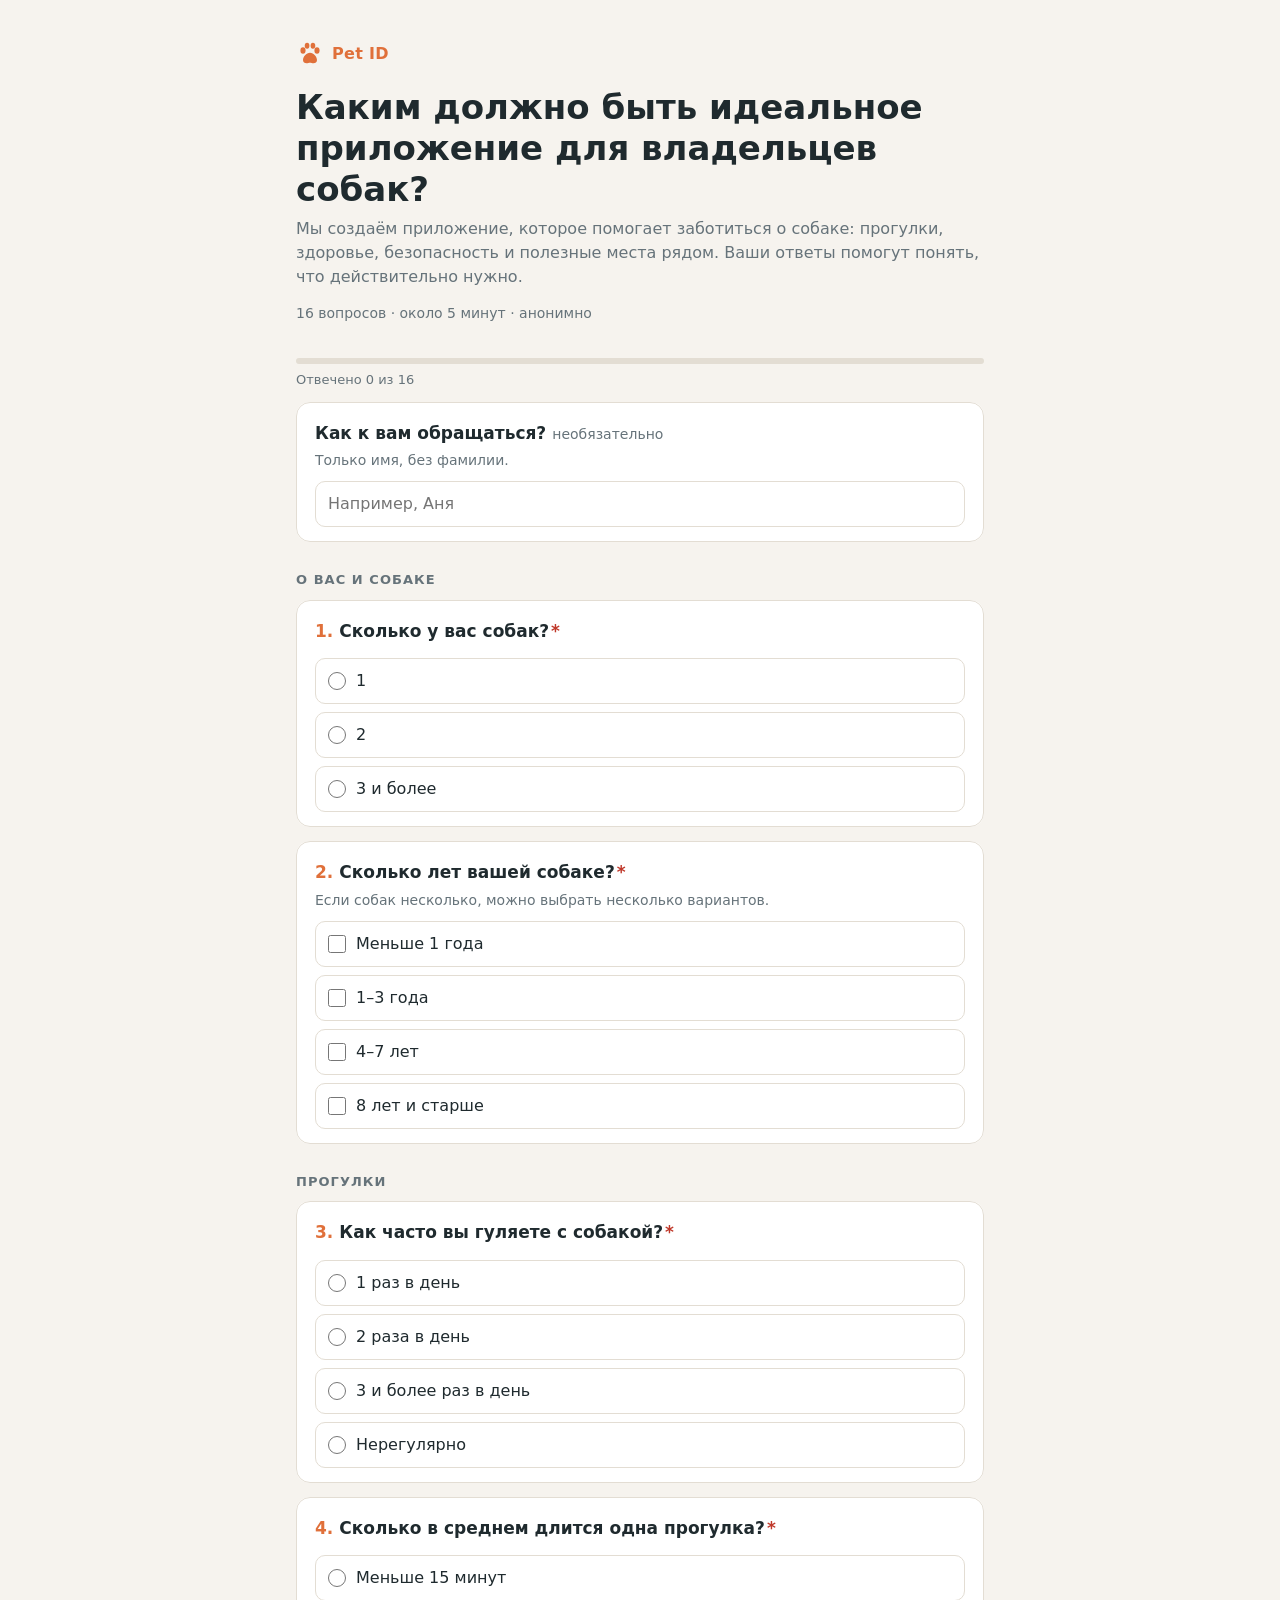
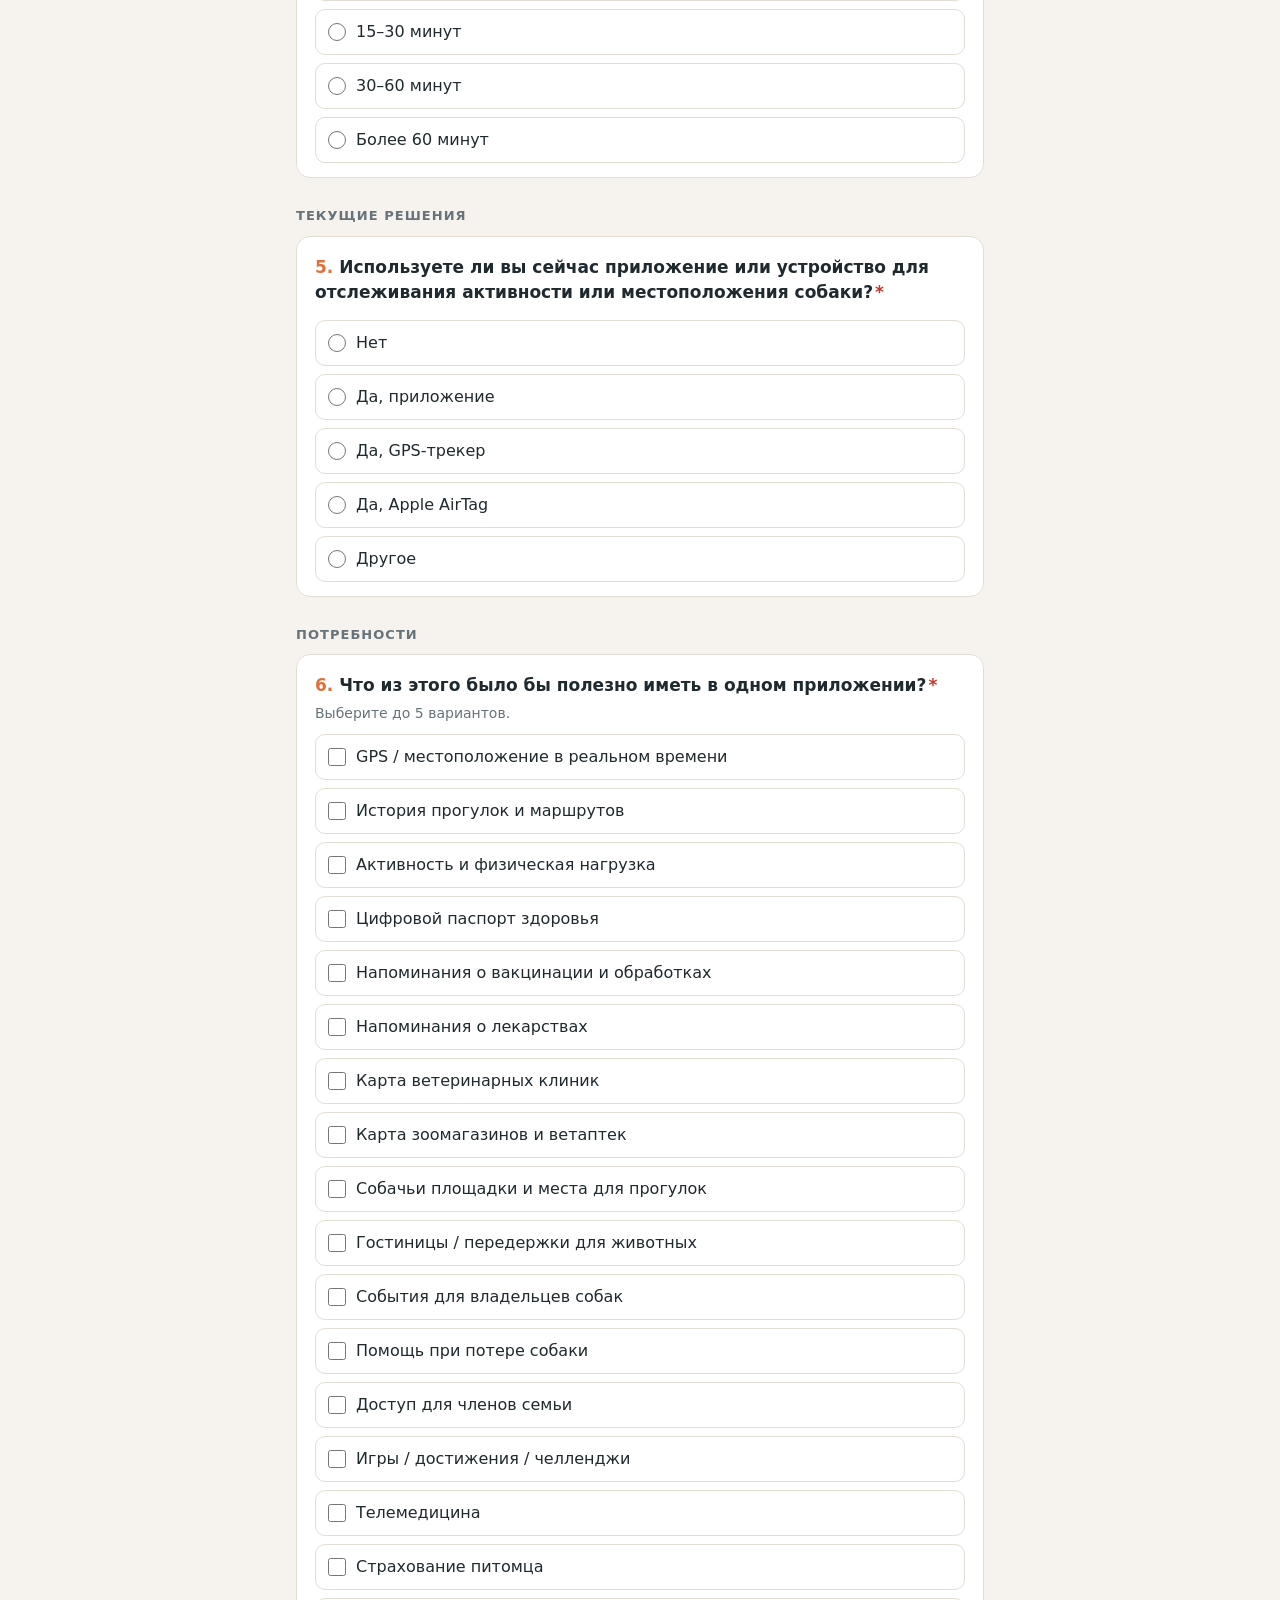
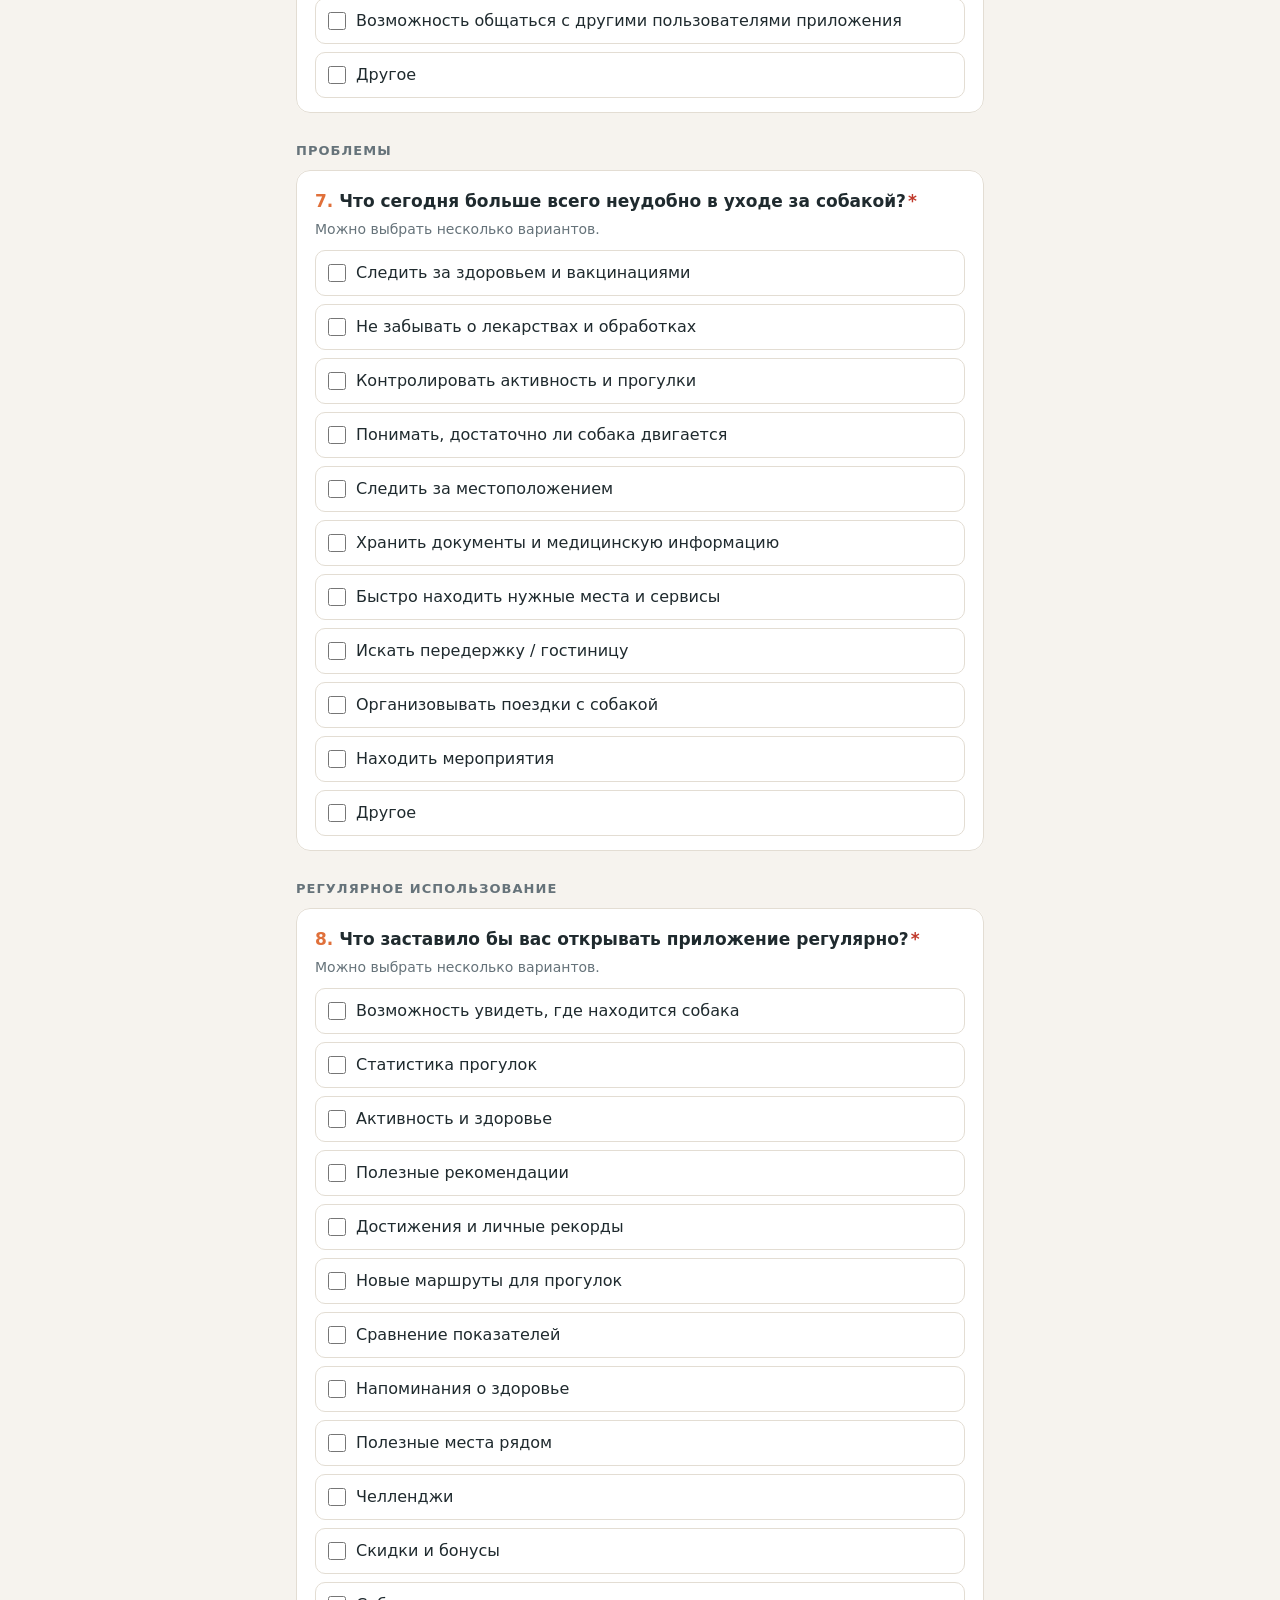
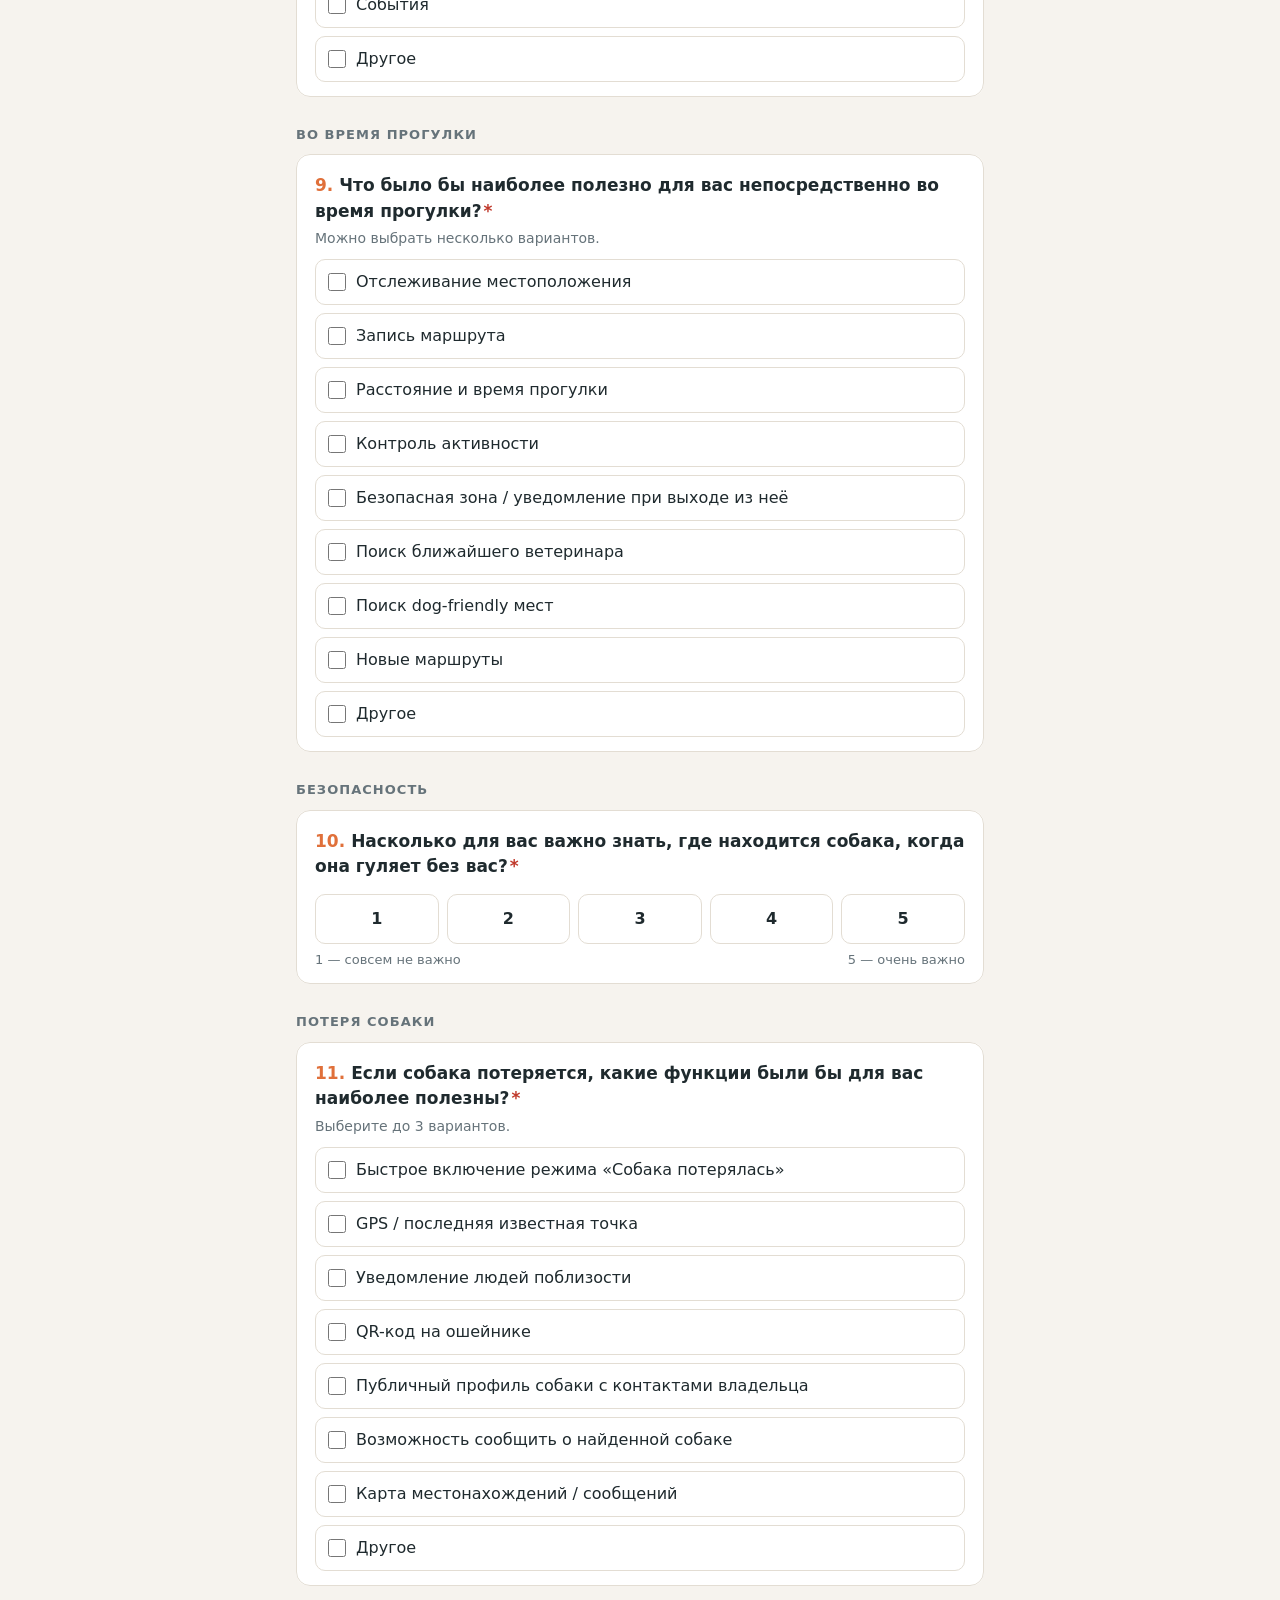
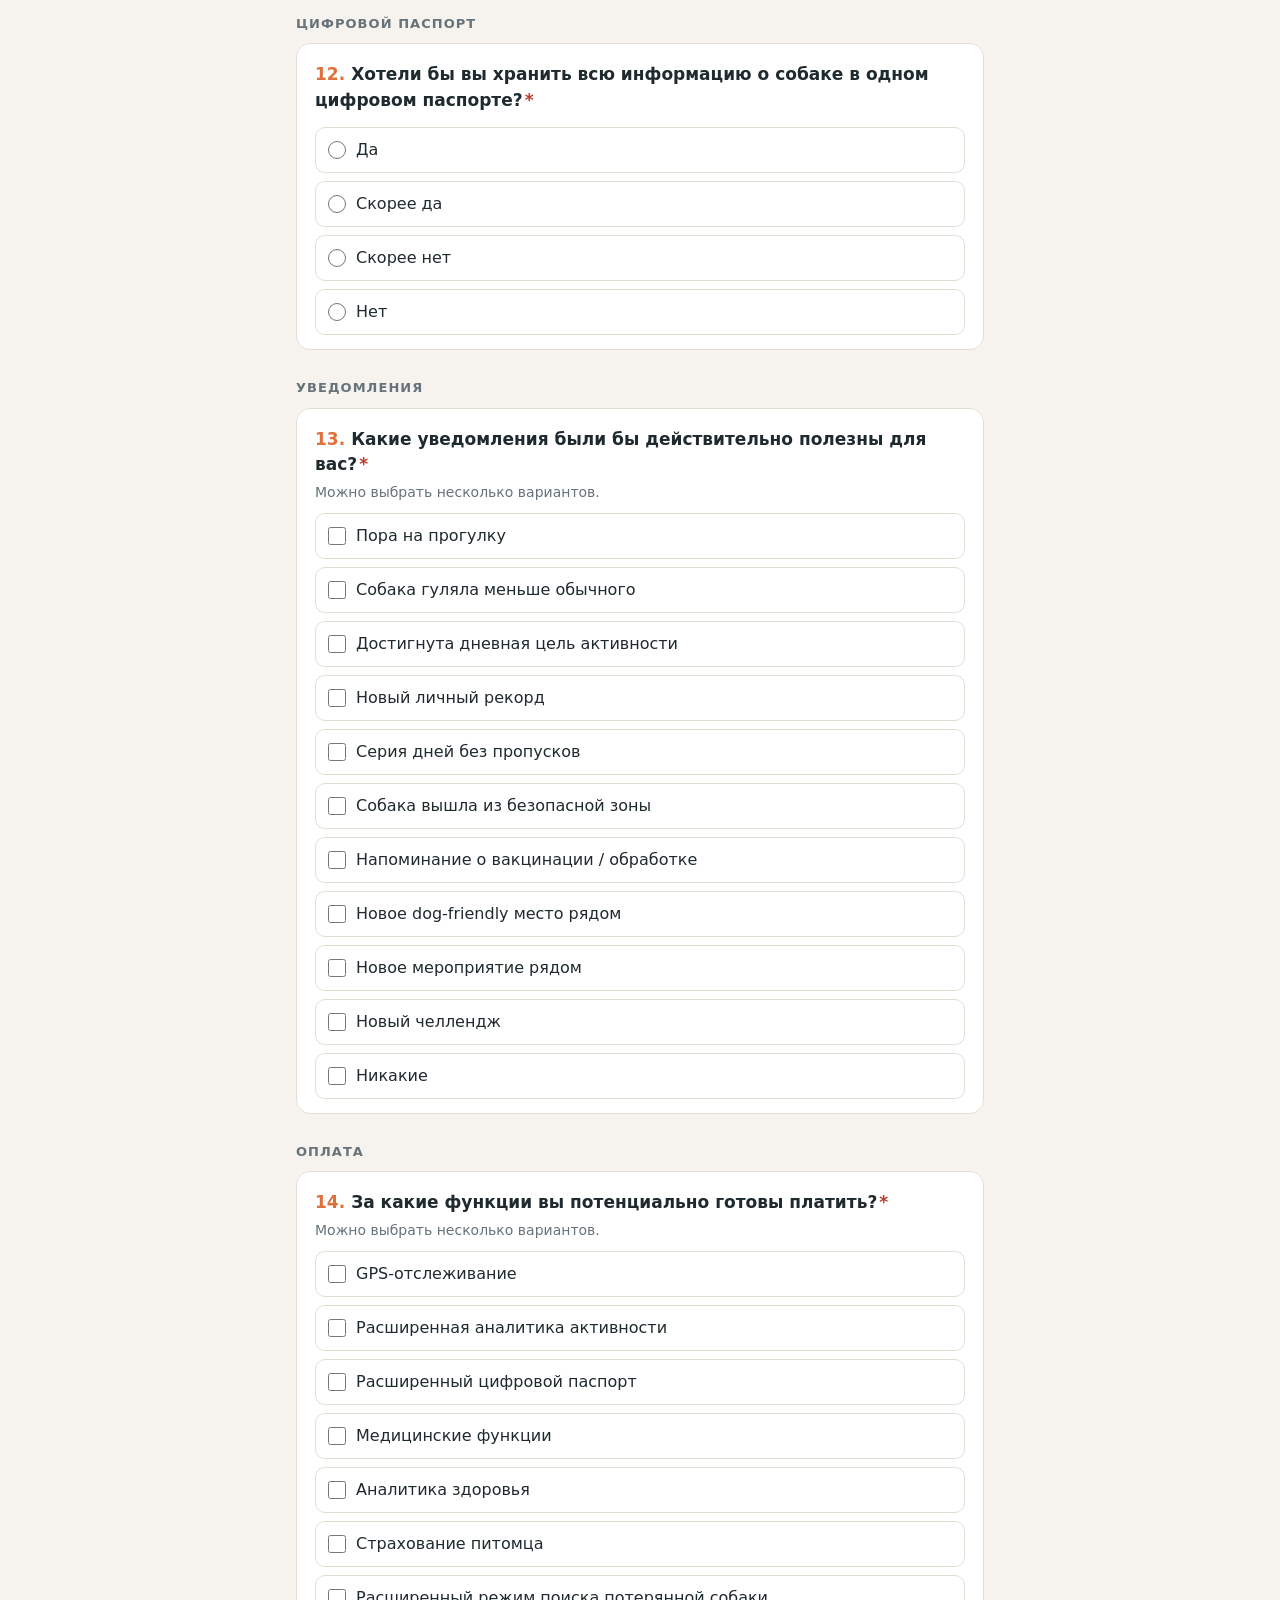
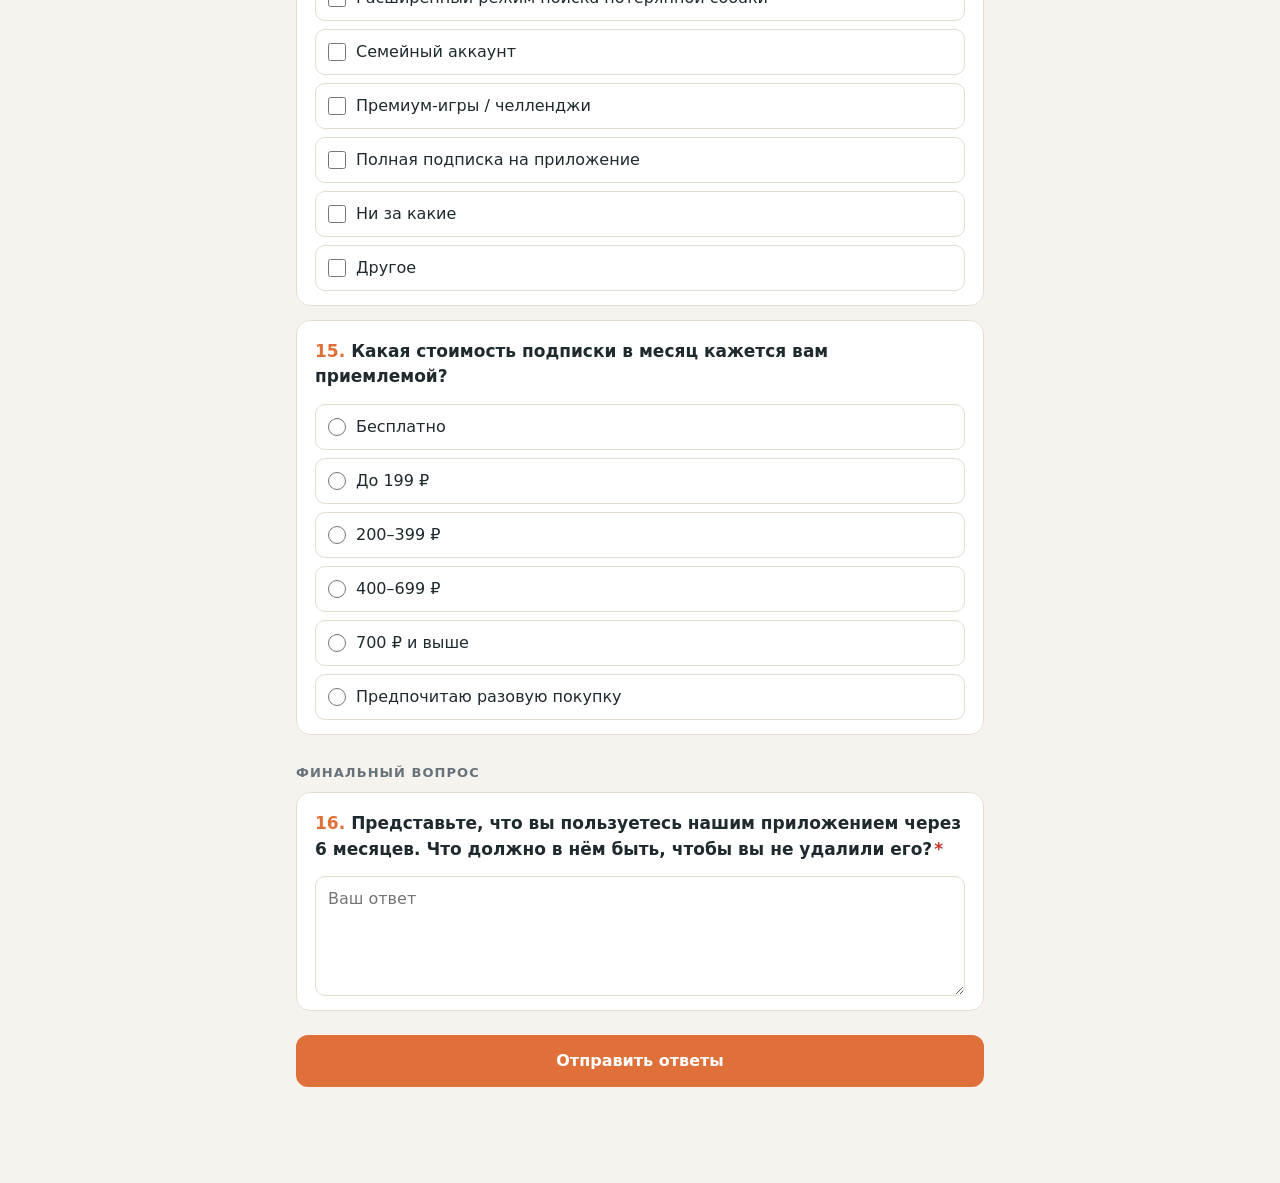
<file: survey.html>
<!DOCTYPE html>
<html lang="ru">
<head>
<meta charset="UTF-8">
<meta name="viewport" content="width=device-width, initial-scale=1">
<meta name="robots" content="noindex, nofollow">
<title>Pet ID — опрос владельцев собак</title>
<meta name="description" content="Помогите нам сделать удобное приложение для владельцев собак — ответьте на 16 коротких вопросов.">
<style>
  :root {
    --bg: #f6f3ee;
    --card: #ffffff;
    --ink: #1f2a2e;
    --muted: #66737a;
    --line: #e3ddd3;
    --accent: #e0703a;
    --accent-ink: #ffffff;
    --accent-soft: #fbe9df;
    --ok: #2f8a5b;
    --err: #c0392b;
    --radius: 14px;
  }
  @media (prefers-color-scheme: dark) {
    :root {
      --bg: #161b1d;
      --card: #20272a;
      --ink: #eef1f2;
      --muted: #9aa7ad;
      --line: #334045;
      --accent: #f0875a;
      --accent-ink: #1a1a1a;
      --accent-soft: #3a2a22;
      --ok: #5cc28d;
      --err: #ff7a6b;
    }
  }
  * { box-sizing: border-box; }
  body {
    margin: 0;
    background: var(--bg);
    color: var(--ink);
    font: 16px/1.5 system-ui, -apple-system, "Segoe UI", Roboto, Arial, sans-serif;
  }
  .wrap { max-width: 720px; margin: 0 auto; padding: 24px 16px 96px; }

  header.intro { padding: 16px 0 8px; }
  .logo { display: inline-flex; align-items: center; gap: 8px; font-weight: 700; color: var(--accent); letter-spacing: .02em; }
  .logo svg { width: 28px; height: 28px; }
  h1 { font-size: clamp(26px, 5vw, 34px); line-height: 1.2; margin: 12px 0 8px; }
  .lead { color: var(--muted); margin: 0 0 8px; }
  .meta { color: var(--muted); font-size: 14px; }

  .progress {
    position: sticky; top: 0; z-index: 5;
    background: var(--bg); padding: 12px 0;
  }
  .bar { height: 6px; background: var(--line); border-radius: 99px; overflow: hidden; }
  .bar i { display: block; height: 100%; width: 0; background: var(--accent); transition: width .25s; }
  .progress small { display: block; margin-top: 6px; color: var(--muted); font-size: 13px; }

  .section-title {
    margin: 28px 0 10px; font-size: 13px; text-transform: uppercase;
    letter-spacing: .08em; color: var(--muted); font-weight: 600;
  }
  fieldset.q {
    border: 1px solid var(--line); background: var(--card);
    border-radius: var(--radius); padding: 18px 18px 14px; margin: 0 0 14px;
  }
  fieldset.q.invalid { border-color: var(--err); }
  legend { padding: 0; float: left; width: 100%; font-weight: 600; font-size: 17px; margin-bottom: 4px; }
  legend .num { color: var(--accent); margin-right: 6px; }
  .req { color: var(--err); margin-left: 2px; }
  .hint { clear: both; color: var(--muted); font-size: 14px; margin: 0 0 10px; }
  .error { color: var(--err); font-size: 14px; margin: 8px 0 0; display: none; }
  fieldset.invalid .error { display: block; }

  .opts { display: grid; gap: 8px; clear: both; }
  .opt {
    display: flex; align-items: flex-start; gap: 10px;
    padding: 10px 12px; border: 1px solid var(--line); border-radius: 10px;
    cursor: pointer; transition: background .15s, border-color .15s;
  }
  .opt:hover { border-color: var(--accent); }
  .opt input { margin: 3px 0 0; accent-color: var(--accent); width: 18px; height: 18px; flex: none; }
  .opt:has(input:checked) { background: var(--accent-soft); border-color: var(--accent); }
  .opt.disabled { opacity: .45; cursor: not-allowed; }
  .other-text { margin: 6px 0 0 40px; display: none; }
  .other-text.show { display: block; }

  .scale { display: grid; grid-template-columns: repeat(5, 1fr); gap: 8px; clear: both; }
  .scale label {
    display: flex; flex-direction: column; align-items: center; justify-content: center;
    padding: 12px 4px; border: 1px solid var(--line); border-radius: 10px; cursor: pointer; font-weight: 600;
  }
  .scale input { position: absolute; opacity: 0; pointer-events: none; }
  .scale label:has(input:checked) { background: var(--accent); color: var(--accent-ink); border-color: var(--accent); }
  .scale label:has(input:focus-visible) { outline: 2px solid var(--accent); outline-offset: 2px; }
  .scale-legend { display: flex; justify-content: space-between; color: var(--muted); font-size: 13px; margin-top: 6px; }

  input[type=text], textarea {
    width: 100%; font: inherit; color: var(--ink); background: var(--card);
    border: 1px solid var(--line); border-radius: 10px; padding: 10px 12px;
  }
  textarea { min-height: 120px; resize: vertical; clear: both; display: block; }
  input[type=text]:focus, textarea:focus { outline: 2px solid var(--accent); outline-offset: 1px; border-color: transparent; }

  .actions { margin-top: 24px; }
  button {
    font: inherit; font-weight: 700; border: 0; border-radius: 12px;
    padding: 14px 22px; background: var(--accent); color: var(--accent-ink);
    cursor: pointer; width: 100%;
  }
  button:disabled { opacity: .6; cursor: progress; }
  .form-error { color: var(--err); margin-top: 12px; display: none; }

  fieldset.q.name-q legend .opt-mark { color: var(--muted); font-weight: 400; font-size: 14px; margin-left: 6px; }

  .done { display: none; text-align: center; padding: 64px 8px; }
  .done h2 { font-size: 28px; margin: 16px 0 8px; }
  .done p { color: var(--muted); }
  .done .check {
    width: 72px; height: 72px; border-radius: 50%; margin: 0 auto;
    background: var(--accent-soft); color: var(--ok); display: grid; place-items: center;
  }
</style>
</head>
<body>
<div class="wrap">
  <header class="intro">
    <span class="logo">
      <svg viewBox="0 0 24 24" fill="currentColor" aria-hidden="true"><ellipse cx="6" cy="9" rx="2.2" ry="2.8"/><ellipse cx="18" cy="9" rx="2.2" ry="2.8"/><ellipse cx="9.5" cy="5" rx="2" ry="2.6"/><ellipse cx="14.5" cy="5" rx="2" ry="2.6"/><path d="M12 11c-3.2 0-6 3.4-6 6.2 0 1.8 1.4 2.8 3 2.8 1.2 0 2-.6 3-.6s1.8.6 3 .6c1.6 0 3-1 3-2.8 0-2.8-2.8-6.2-6-6.2z"/></svg>
      Pet ID
    </span>
    <h1>Каким должно быть идеальное приложение для владельцев собак?</h1>
    <p class="lead">Мы создаём приложение, которое помогает заботиться о собаке: прогулки, здоровье, безопасность и полезные места рядом. Ваши ответы помогут понять, что действительно нужно.</p>
    <p class="meta">16 вопросов · около 5 минут · анонимно</p>
  </header>

  <div class="progress" aria-hidden="true">
    <div class="bar"><i id="barFill"></i></div>
    <small id="barText">Отвечено 0 из 0</small>
  </div>

  <form id="survey" novalidate></form>

  <div class="done" id="done" role="status">
    <div class="check"><svg width="36" height="36" viewBox="0 0 24 24" fill="none" stroke="currentColor" stroke-width="3" stroke-linecap="round" stroke-linejoin="round"><path d="M5 12l5 5L20 7"/></svg></div>
    <h2>Спасибо за ответы!</h2>
    <p>Они помогут нам сделать приложение, которым действительно хочется пользоваться.</p>
  </div>
</div>

<script type="module">
/*
 * Вопросы — js/owner-survey-q.js (дословно со страницы-оригинала). Ответы сохраняются
 * в Supabase функцией owner_survey_submit (sql/016): только добавление, читать их может
 * команда с кодом. Формат как в оригинале: { q1: "...", ... } плюс необязательное имя.
 */
import { SUPABASE_URL, SUPABASE_KEY } from './js/config.js';
import { QUESTIONS, OTHER, contactIn, nameProblem } from './js/owner-survey-q.js';
async function submit(name, answers) {
  const res = await fetch(`${SUPABASE_URL}/rest/v1/rpc/owner_survey_submit`, {
    method: 'POST',
    headers: { 'Content-Type': 'application/json', apikey: SUPABASE_KEY, Authorization: `Bearer ${SUPABASE_KEY}` },
    body: JSON.stringify({ p_name: name || null, p_answers: answers }),
  });
  if (!res.ok) { let m = ''; try { m = (await res.json()).message || ''; } catch (_) { /* не JSON */ } throw new Error(m || `HTTP ${res.status}`); }
}
const form = document.getElementById("survey");
const esc = s => s.replace(/[&<>"]/g, c => ({ "&": "&amp;", "<": "&lt;", ">": "&gt;", '"': "&quot;" }[c]));

function render() {
  let html = `<fieldset class="q name-q" id="fname">
      <legend>Как к вам обращаться?<span class="opt-mark">необязательно</span></legend>
      <p class="hint">Только имя, без фамилии.</p>
      <input type="text" name="name" id="nameInput" maxlength="40" autocomplete="given-name" placeholder="Например, Аня">
      <p class="error" id="ename"></p></fieldset>`;
  let lastSection = null;
  for (const q of QUESTIONS) {
    if (q.section !== lastSection) {
      html += `<div class="section-title">${esc(q.section)}</div>`;
      lastSection = q.section;
    }
    const name = `q${q.id}`;
    html += `<fieldset class="q" id="f${q.id}" data-id="${q.id}">
      <legend><span class="num">${q.id}.</span>${esc(q.text)}${q.required ? '<span class="req" aria-label="обязательный">*</span>' : ""}</legend>
      ${q.hint ? `<p class="hint">${esc(q.hint)}</p>` : '<div class="hint"></div>'}`;

    if (q.type === "single" || q.type === "multi") {
      const t = q.type === "single" ? "radio" : "checkbox";
      html += `<div class="opts">`;
      q.options.forEach((o, i) => {
        html += `<label class="opt"><input type="${t}" name="${name}" value="${esc(o)}"><span>${esc(o)}</span></label>`;
        if (o === OTHER) {
          html += `<div class="other-text" id="${name}_other_wrap"><input type="text" name="${name}_other" placeholder="Уточните, пожалуйста" maxlength="300"></div>`;
        }
      });
      html += `</div>`;
    } else if (q.type === "scale") {
      html += `<div class="scale">`;
      for (let v = q.min; v <= q.max; v++) {
        html += `<label><input type="radio" name="${name}" value="${v}">${v}</label>`;
      }
      html += `</div><div class="scale-legend"><span>${q.min} — ${esc(q.minLabel)}</span><span>${q.max} — ${esc(q.maxLabel)}</span></div>`;
    } else if (q.type === "text") {
      html += `<textarea name="${name}" maxlength="3000" placeholder="Ваш ответ"></textarea>`;
    }

    html += `<p class="error" id="e${q.id}"></p></fieldset>`;
  }
  html += `<div class="actions">
      <button type="submit" id="submitBtn">Отправить ответы</button>
      <p class="form-error" id="formError"></p>
    </div>`;
  form.innerHTML = html;
}

function getAnswer(q) {
  const name = `q${q.id}`;
  if (q.type === "text") return form.elements[name].value.trim();
  const checked = [...form.querySelectorAll(`input[name="${name}"]:checked`)].map(i => i.value);
  const otherInput = form.elements[`${name}_other`];
  const withOther = checked.map(v => v === OTHER && otherInput && otherInput.value.trim()
    ? `${OTHER}: ${otherInput.value.trim()}` : v);
  return q.type === "multi" ? withOther : (withOther[0] || "");
}

function isAnswered(q) {
  const a = getAnswer(q);
  return Array.isArray(a) ? a.length > 0 : a !== "";
}

function validate(q) {
  const f = document.getElementById(`f${q.id}`);
  const e = document.getElementById(`e${q.id}`);
  let msg = "";
  if (q.required && !isAnswered(q)) {
    msg = q.type === "text" ? "Пожалуйста, напишите ответ." : "Пожалуйста, выберите вариант.";
  } else {
    const otherBox = form.querySelector(`input[name="q${q.id}"][value="${OTHER}"]`);
    const otherText = form.elements[`q${q.id}_other`];
    if (otherBox && otherBox.checked && !otherText.value.trim()) msg = "Уточните вариант «Другое».";
    else {
      const a = getAnswer(q), what = contactIn(Array.isArray(a) ? a.join("; ") : a);
      if (what) msg = `Уберите из ответа ${what} — контакты мы не сохраняем.`;
    }
  }
  e.textContent = msg;
  f.classList.toggle("invalid", !!msg);
  return !msg;
}

function updateLimits(q) {
  const inputs = [...form.querySelectorAll(`input[name="q${q.id}"]`)];
  const checked = inputs.filter(i => i.checked);
  inputs.forEach(i => {
    let disabled = false;
    if (q.max && !i.checked && checked.length >= q.max) disabled = true;
    i.disabled = disabled;
    i.closest(".opt").classList.toggle("disabled", disabled);
  });
}

function updateProgress() {
  const total = QUESTIONS.length;
  const done = QUESTIONS.filter(isAnswered).length;
  document.getElementById("barFill").style.width = `${(done / total) * 100}%`;
  document.getElementById("barText").textContent = `Отвечено ${done} из ${total}`;
}

form.addEventListener("change", ev => {
  const input = ev.target;
  const fs = input.closest("fieldset.q");
  if (!fs || !fs.dataset.id) return;
  const q = QUESTIONS.find(x => x.id === +fs.dataset.id);

  // «Никакие» / «Ни за какие» исключают остальные варианты
  if (q.exclusive && input.type === "checkbox" && input.checked) {
    form.querySelectorAll(`input[name="q${q.id}"]`).forEach(i => {
      if (i !== input && (input.value === q.exclusive || i.value === q.exclusive)) i.checked = false;
    });
  }
  if (q.type === "multi") updateLimits(q);

  const otherWrap = document.getElementById(`q${q.id}_other_wrap`);
  if (otherWrap) {
    const otherBox = form.querySelector(`input[name="q${q.id}"][value="${OTHER}"]`);
    otherWrap.classList.toggle("show", otherBox.checked);
    if (otherBox.checked && input === otherBox) otherWrap.querySelector("input").focus();
  }

  if (fs.classList.contains("invalid")) validate(q);
  updateProgress();
});

function validateName() {
  const msg = nameProblem(form.elements.name.value);
  document.getElementById("ename").textContent = msg;
  document.getElementById("fname").classList.toggle("invalid", !!msg);
  return !msg;
}

form.addEventListener("input", ev => {
  if (ev.target.name === "name") { if (document.getElementById("fname").classList.contains("invalid")) validateName(); return; }
  const fs = ev.target.closest("fieldset.q");
  if (!fs) return;
  const q = QUESTIONS.find(x => x.id === +fs.dataset.id);
  if (fs.classList.contains("invalid")) validate(q);
  updateProgress();
});

form.addEventListener("submit", async ev => {
  ev.preventDefault();
  const nameOk = validateName();
  const results = QUESTIONS.map(validate);
  const firstBad = QUESTIONS[results.indexOf(false)];
  if (!nameOk) {
    document.getElementById("fname").scrollIntoView({ behavior: "smooth", block: "center" });
    return;
  }
  if (firstBad) {
    document.getElementById(`f${firstBad.id}`).scrollIntoView({ behavior: "smooth", block: "center" });
    return;
  }

  const answers = {};
  for (const q of QUESTIONS) {
    const a = getAnswer(q);
    answers[`q${q.id}`] = Array.isArray(a) ? a.join("; ") : a;
  }

  const btn = document.getElementById("submitBtn");
  const errBox = document.getElementById("formError");
  errBox.style.display = "none";

  btn.disabled = true;
  btn.textContent = "Отправляем…";
  try {
    // «Спасибо» показываем только когда ответ действительно записан в базу.
    await submit(form.elements.name.value.trim(), answers);
    form.style.display = "none";
    document.querySelector(".progress").style.display = "none";
    document.getElementById("done").style.display = "block";
    window.scrollTo({ top: 0, behavior: "smooth" });
  } catch (e) {
    btn.disabled = false;
    btn.textContent = "Отправить ответы";
    console.error("Ошибка отправки:", e);
    errBox.textContent = "Не удалось отправить ответы. Попробуйте, пожалуйста, ещё раз чуть позже — ваши ответы на странице сохранены.";
    errBox.style.display = "block";
  }
});

render();
updateProgress();
</script>
</body>
</html>
</file>
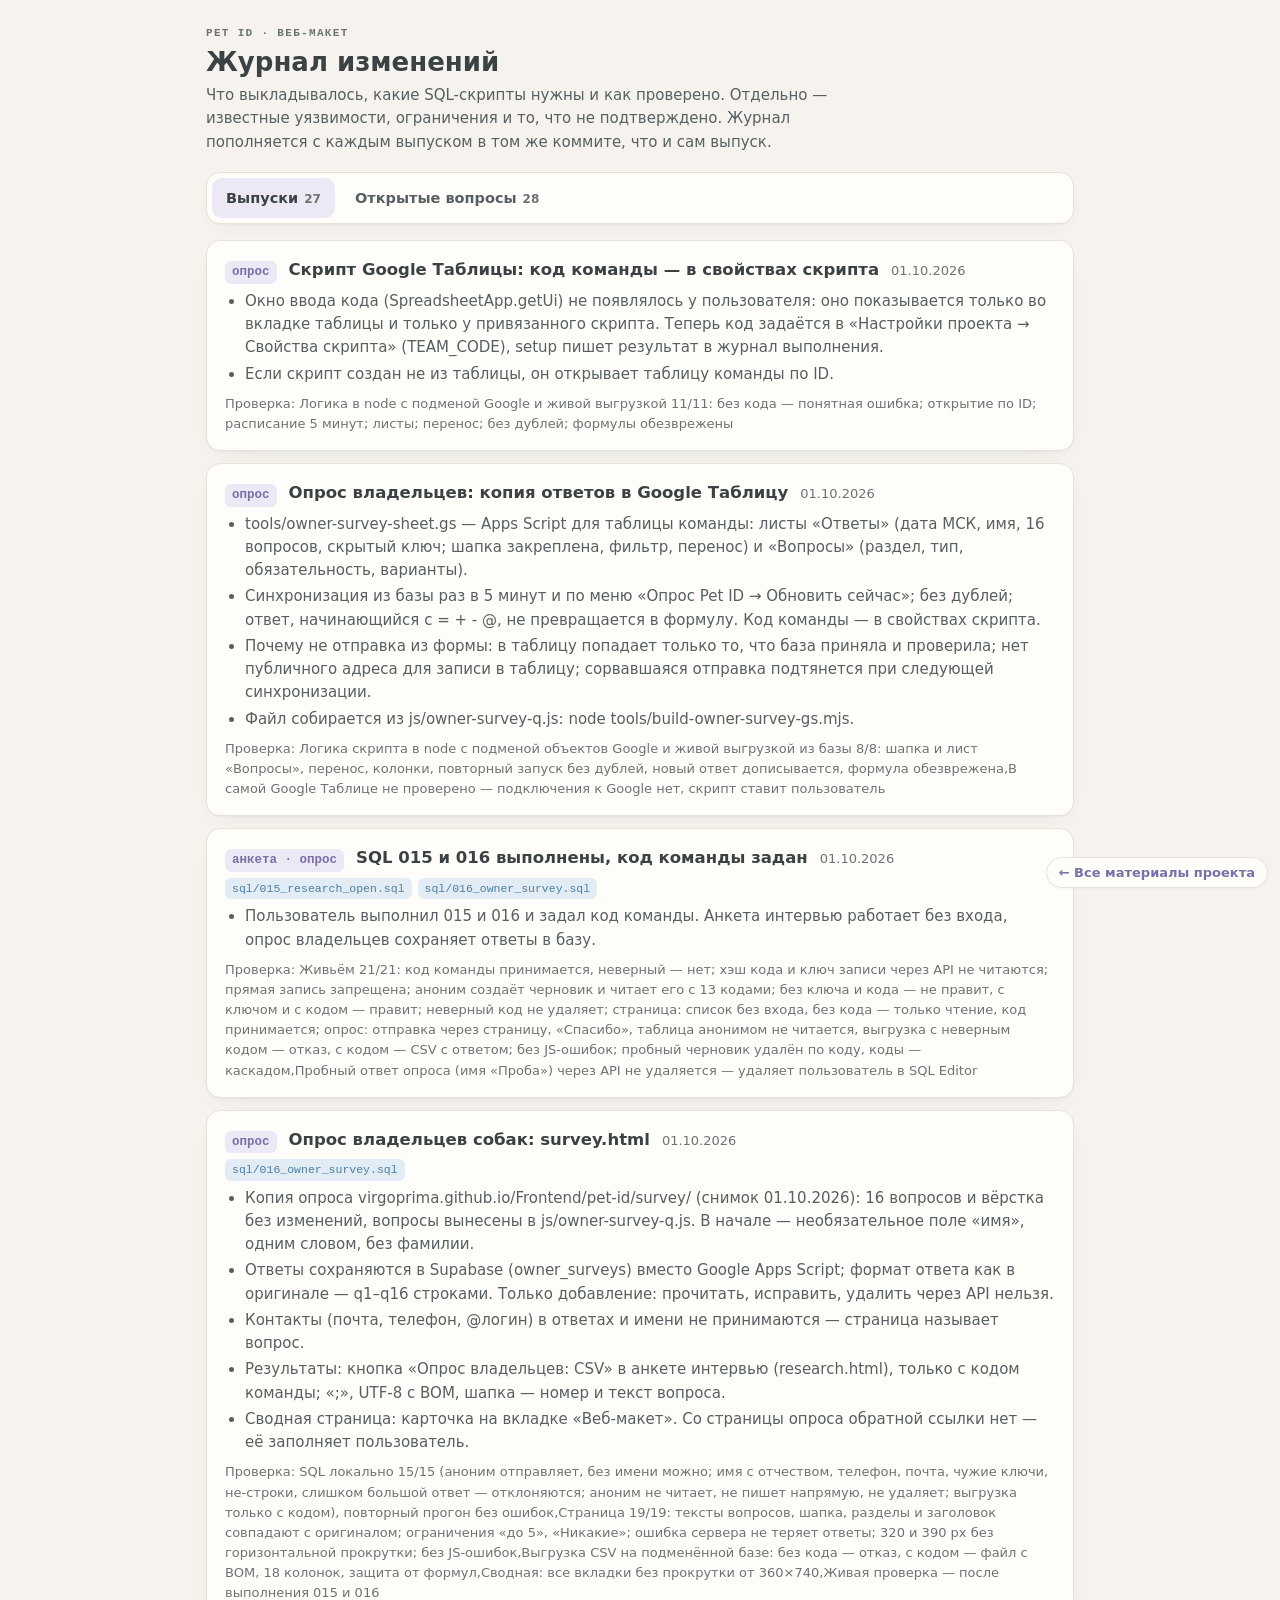
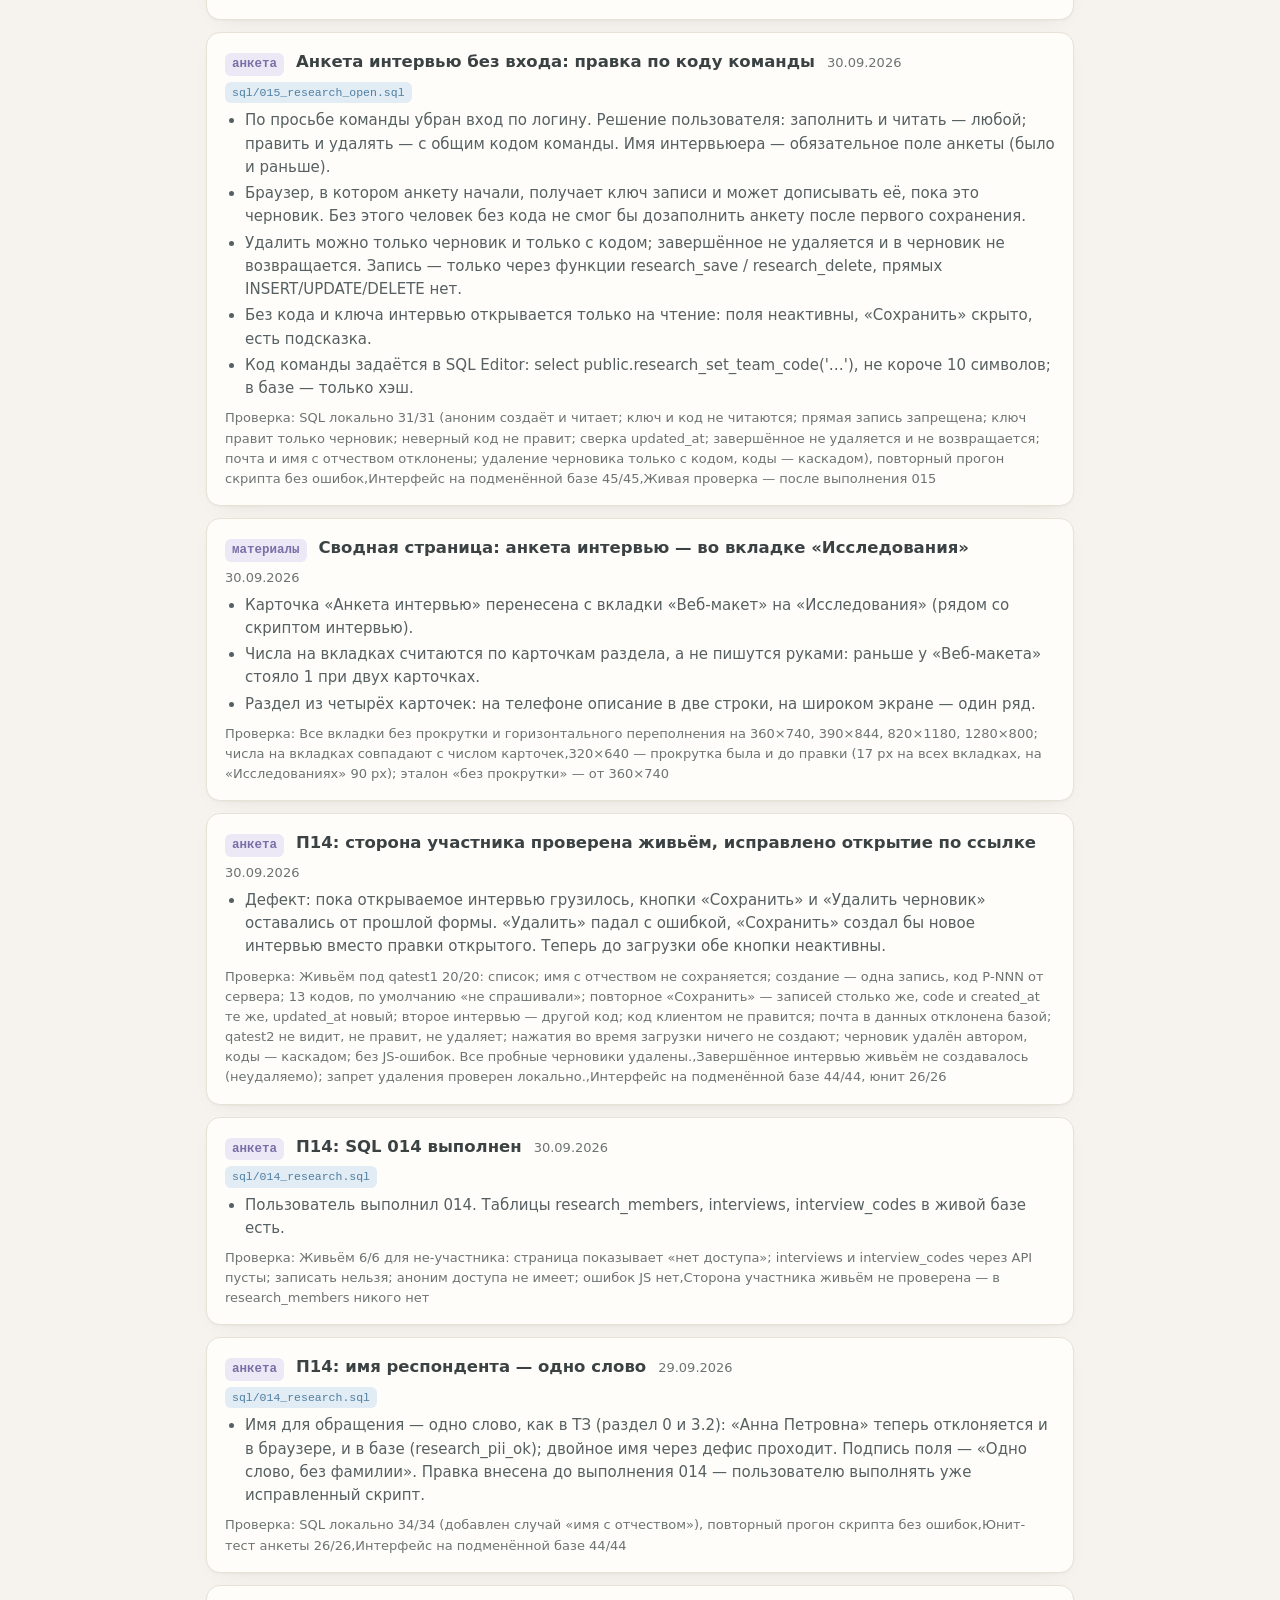
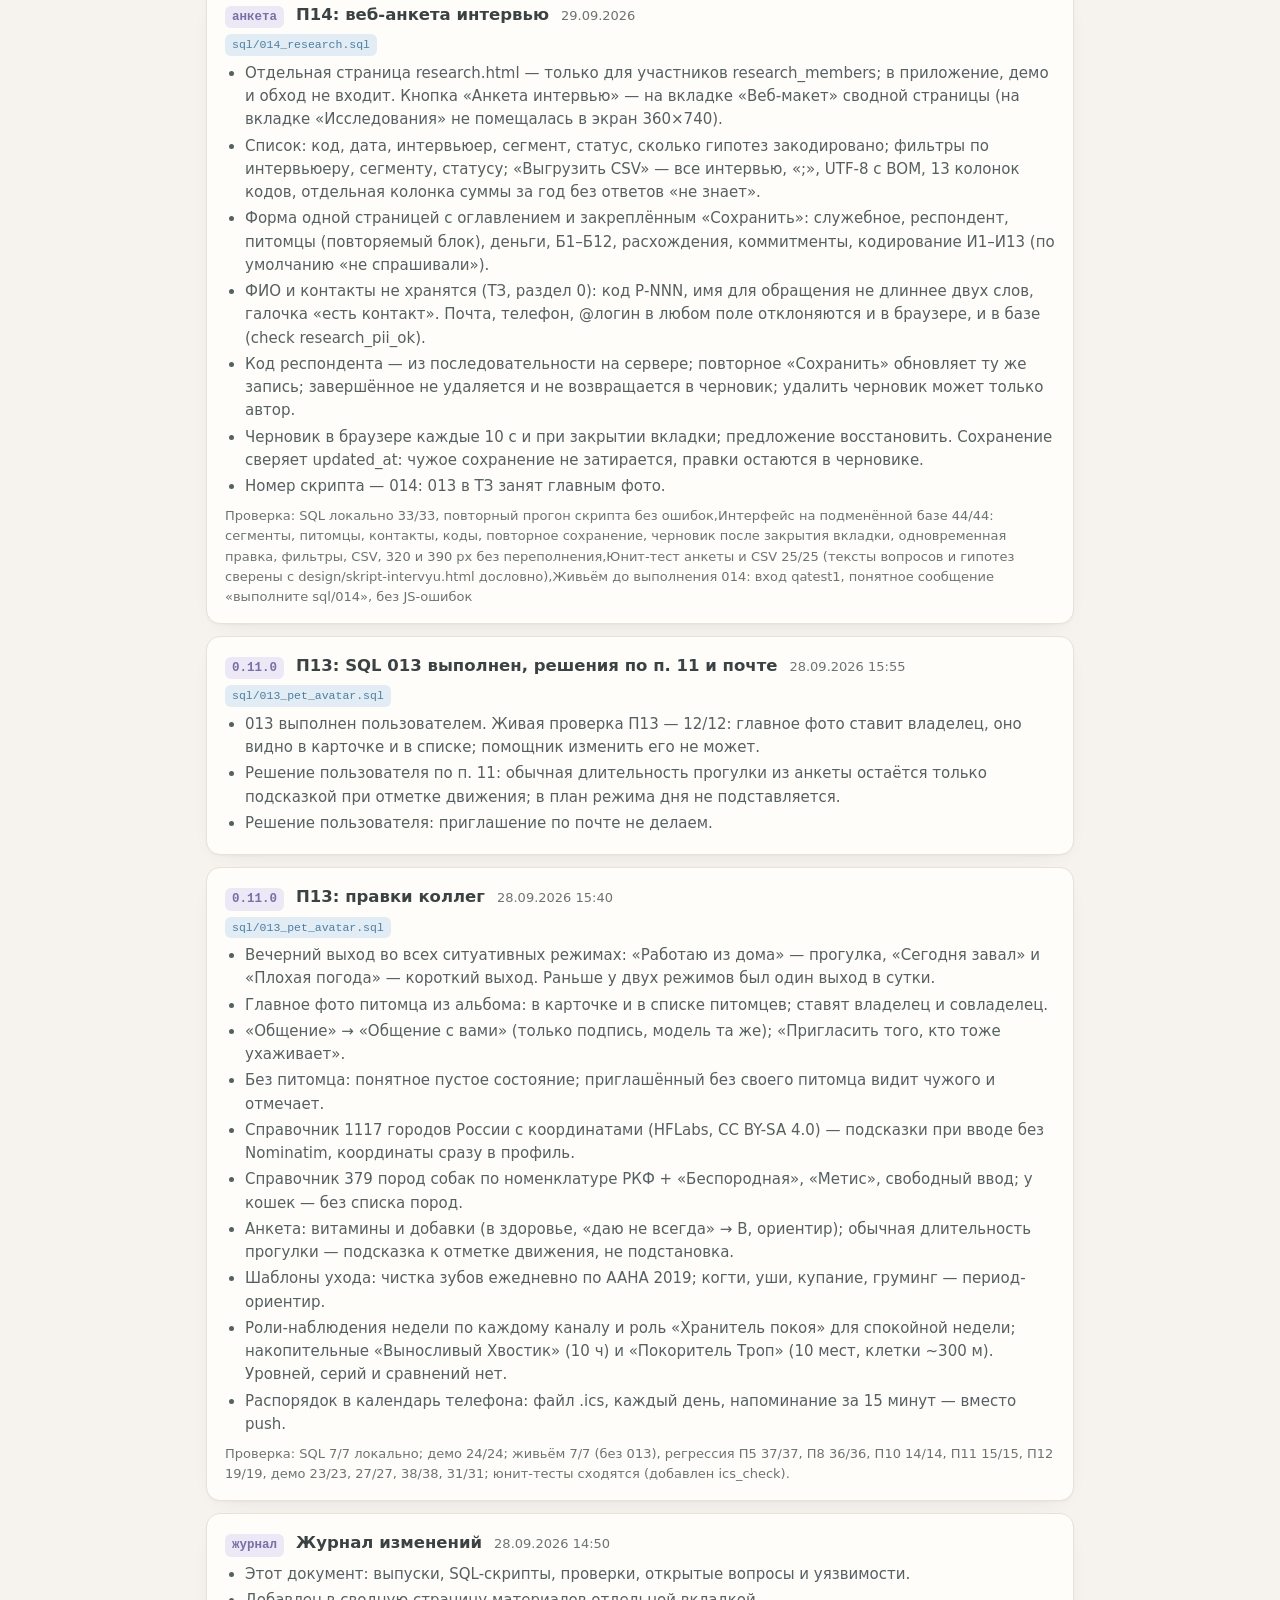
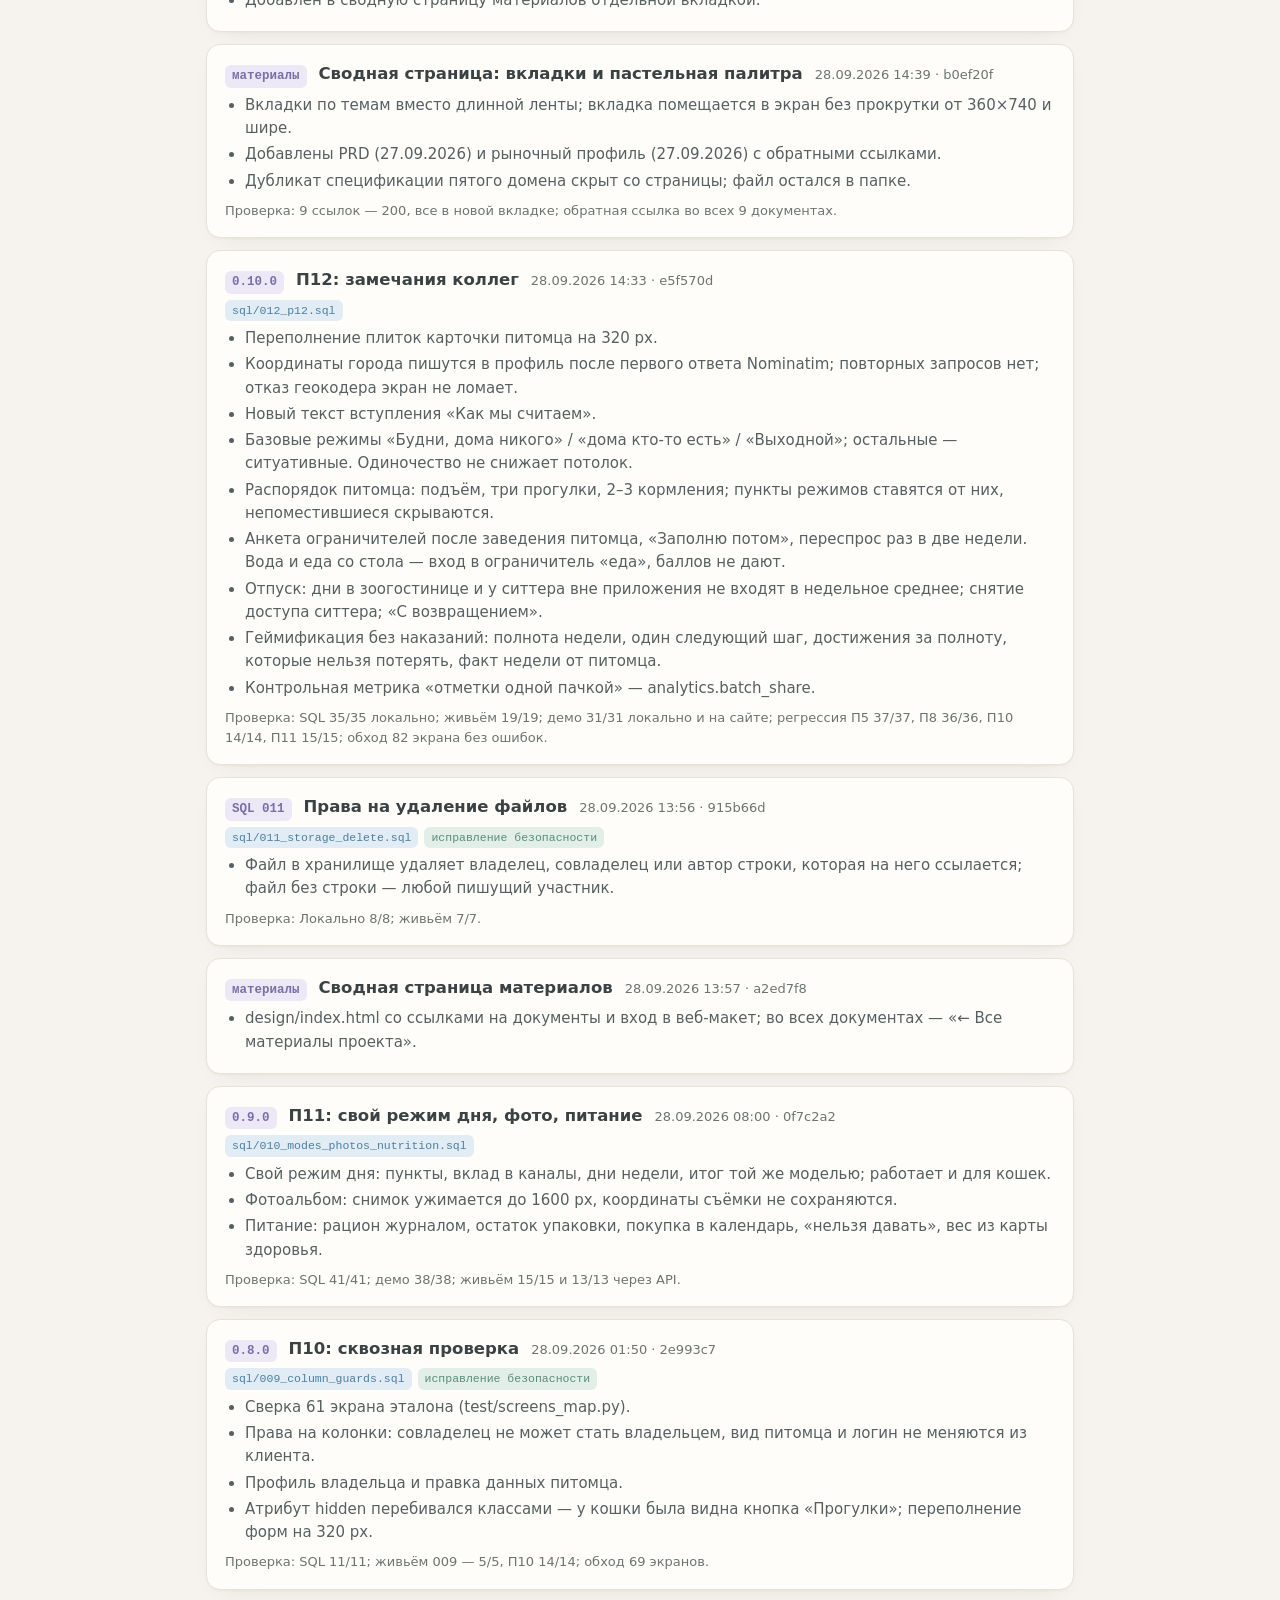
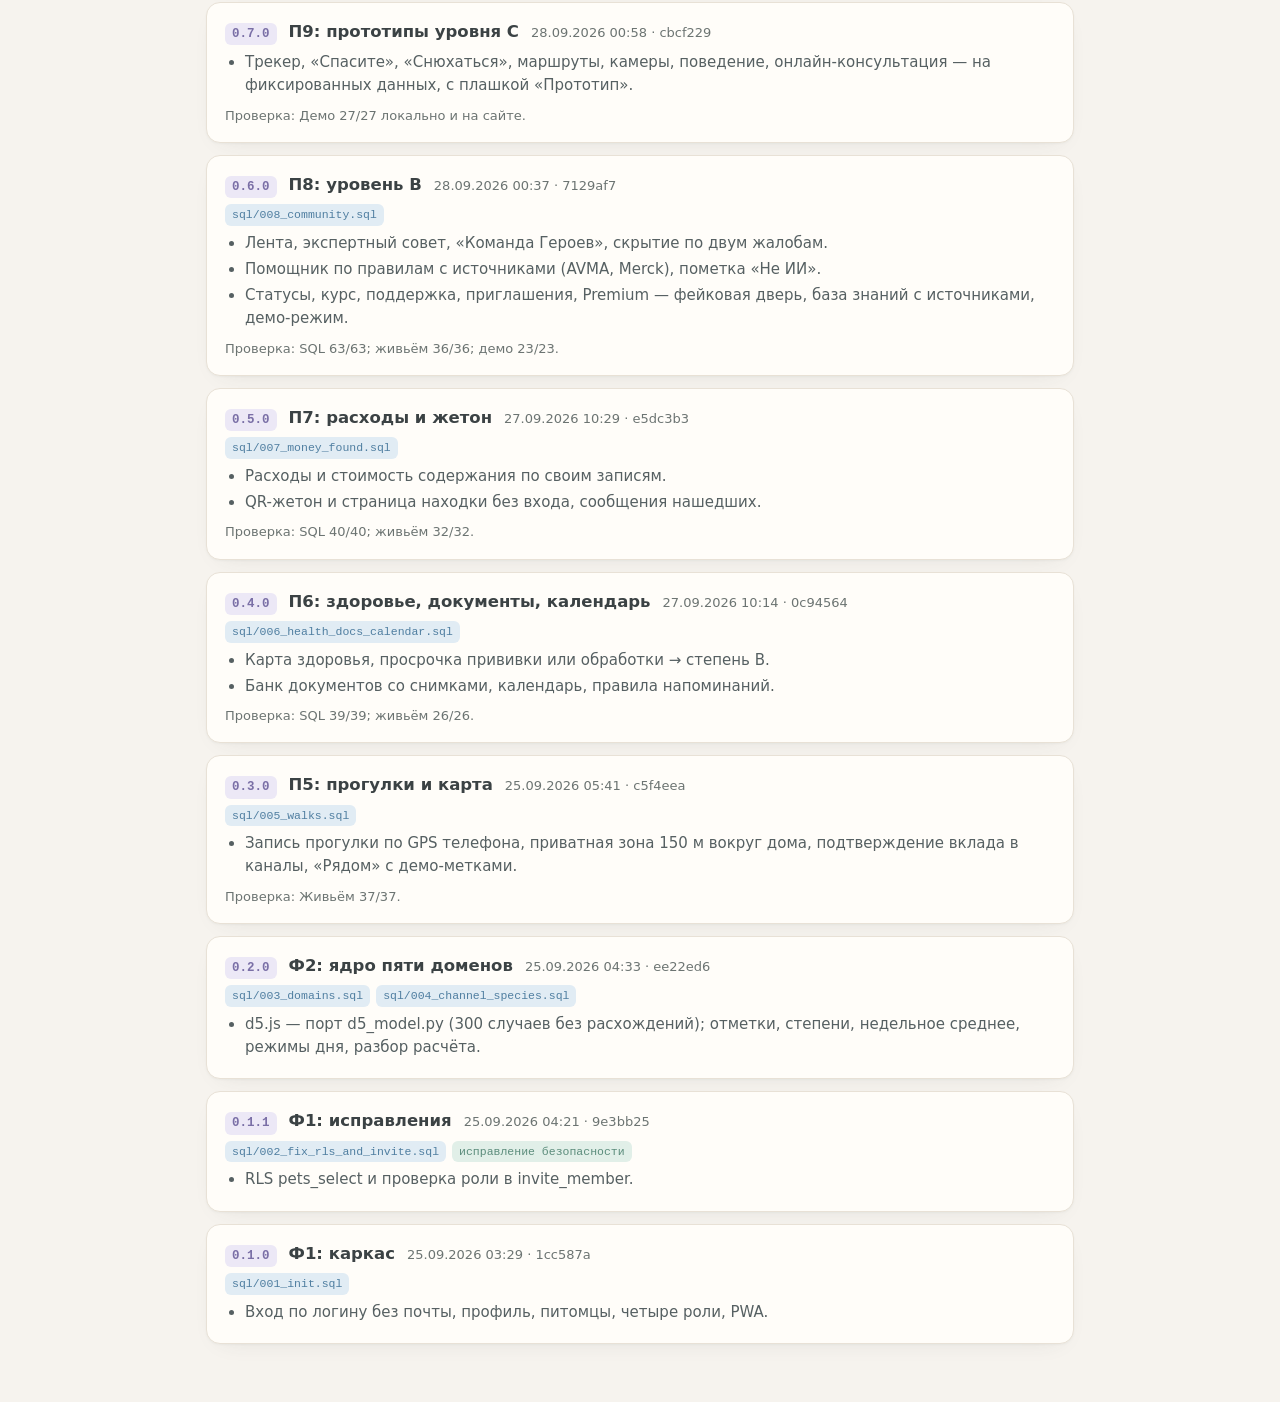
<file: design/changelog.html>
<!doctype html>
<html lang="ru">
<head>
<meta charset="utf-8">
<meta name="viewport" content="width=device-width, initial-scale=1">
<title>Pet ID — журнал изменений</title>
<meta name="description" content="Журнал изменений веб-макета Pet ID: выпуски, SQL-скрипты, проверки, известные уязвимости и открытые вопросы.">
<style>
:root{
  --bg:#F6F3EE; --panel:#FFFDF9; --line:#E8E1D6; --ink:#3B4244; --ink2:#566062; --sub:#6C7472;
  --c:#7A6FA6; --cs:#ECE8F6;
  --ok:#5B8C7B; --ok-s:#E1EFE8; --warn:#B07A3A; --warn-s:#F6EAD9; --bad:#B25E63; --bad-s:#F6E3E4; --info:#4F7EA0; --info-s:#E1ECF4;
  --shadow:0 1px 2px rgba(59,66,68,.04), 0 8px 24px -16px rgba(59,66,68,.18);
}
@media (prefers-color-scheme: dark){
  :root:not([data-theme="light"]){
    --bg:#1E2224; --panel:#262B2E; --line:#343A3D; --ink:#E4E2DC; --ink2:#C3C4BE; --sub:#A2A6A2;
    --c:#B3A8DA; --cs:#2E2B3A;
    --ok:#8EC1AE; --ok-s:#26332E; --warn:#DDB07A; --warn-s:#3A3024; --bad:#E0A0A4; --bad-s:#3A2729; --info:#8FB6D3; --info-s:#26313A;
    --shadow:0 1px 2px rgba(0,0,0,.3), 0 8px 24px -16px rgba(0,0,0,.6);
  }
}
:root[data-theme="dark"]{
  --bg:#1E2224; --panel:#262B2E; --line:#343A3D; --ink:#E4E2DC; --ink2:#C3C4BE; --sub:#A2A6A2;
  --c:#B3A8DA; --cs:#2E2B3A;
  --ok:#8EC1AE; --ok-s:#26332E; --warn:#DDB07A; --warn-s:#3A3024; --bad:#E0A0A4; --bad-s:#3A2729; --info:#8FB6D3; --info-s:#26313A;
  --shadow:0 1px 2px rgba(0,0,0,.3), 0 8px 24px -16px rgba(0,0,0,.6);
}
*{box-sizing:border-box}
body{margin:0; background:var(--bg); color:var(--ink); font:15px/1.55 system-ui,-apple-system,"Segoe UI",Roboto,sans-serif}
.wrap{max-width:900px; margin:0 auto; padding:28px 16px 72px}
.eyebrow{font:600 11px/1 ui-monospace,SFMono-Regular,Menlo,Consolas,monospace; letter-spacing:.12em; text-transform:uppercase; color:var(--sub); margin:0 0 8px}
h1{font-size:26px; line-height:1.2; margin:0 0 6px; font-weight:650}
.lede{color:var(--ink2); margin:0 0 18px; max-width:66ch}
.tabs{display:flex; gap:6px; flex-wrap:wrap; background:var(--panel); border:1px solid var(--line); border-radius:14px; padding:5px; box-shadow:var(--shadow); margin-bottom:16px; position:sticky; top:8px; z-index:2}
.tab{appearance:none; border:0; background:transparent; color:var(--ink2); font:inherit; font-size:14.5px; font-weight:560; padding:9px 14px; border-radius:10px; cursor:pointer}
.tab .n{font-size:12px; color:var(--sub); margin-left:6px; font-variant-numeric:tabular-nums}
.tab[aria-selected="true"]{background:var(--cs); color:var(--ink)}
.tab:focus-visible{outline:2px solid var(--c); outline-offset:2px}
.panel{display:none} .panel.on{display:block}
.card{background:var(--panel); border:1px solid var(--line); border-radius:14px; padding:16px 18px; box-shadow:var(--shadow); margin-bottom:12px}
.rel-h{display:flex; flex-wrap:wrap; align-items:baseline; gap:6px 12px; margin-bottom:6px}
.rel-h b{font-size:16.5px; font-weight:640}
.ver{font:600 12.5px/1 ui-monospace,SFMono-Regular,Menlo,Consolas,monospace; color:var(--c); background:var(--cs); border-radius:6px; padding:5px 7px}
.when{font-size:13px; color:var(--sub)}
.chips{display:flex; flex-wrap:wrap; gap:6px; margin:6px 0}
.chip{font:500 11.5px/1 ui-monospace,SFMono-Regular,Menlo,Consolas,monospace; border-radius:6px; padding:5px 7px; background:var(--bg); color:var(--sub)}
.chip.sql{background:var(--info-s); color:var(--info)}
.chip.fix{background:var(--ok-s); color:var(--ok)}
ul{margin:6px 0 0; padding-left:20px} li{margin:3px 0; color:var(--ink2)}
.checks{font-size:13px; color:var(--sub); margin:8px 0 0}
.filters{display:flex; flex-wrap:wrap; gap:6px; margin:0 0 12px}
.filters button{appearance:none; font:inherit; font-size:13.5px; border:1px solid var(--line); background:var(--panel); color:var(--ink2); border-radius:999px; padding:6px 12px; cursor:pointer}
.filters button[aria-pressed="true"]{background:var(--cs); border-color:transparent; color:var(--ink)}
.iss{border-left:4px solid var(--k)}
.iss .top{display:flex; flex-wrap:wrap; gap:6px 10px; align-items:center; margin-bottom:4px}
.iss b{font-size:15.5px; font-weight:620}
.tag{font:600 11px/1 ui-monospace,SFMono-Regular,Menlo,Consolas,monospace; letter-spacing:.04em; border-radius:6px; padding:5px 7px; background:var(--ks); color:var(--k)}
.iss p{margin:4px 0 0; color:var(--ink2); font-size:14.5px}
.iss .fixn{font-size:13px; color:var(--sub)}
[data-kind="vuln"]{--k:var(--bad); --ks:var(--bad-s)}
[data-kind="integrity"]{--k:var(--warn); --ks:var(--warn-s)}
[data-kind="limit"]{--k:var(--info); --ks:var(--info-s)}
[data-kind="unconfirmed"]{--k:var(--c); --ks:var(--cs)}
[data-kind="decision"]{--k:var(--warn); --ks:var(--warn-s)}
[data-kind="estimate"]{--k:var(--sub); --ks:var(--bg)}
.iss.closed{opacity:.8; --k:var(--ok); --ks:var(--ok-s)}
.hint{font-size:13px; color:var(--sub)}
code{font-size:.92em}
/* Ссылка на сводную страницу материалов (design/index.html). */
.hub-back{position:fixed; right:12px; bottom:12px; z-index:2147483000; display:inline-flex; align-items:center; gap:6px;
  padding:8px 12px; border-radius:999px; font:600 13px/1 system-ui,-apple-system,"Segoe UI",Roboto,sans-serif;
  text-decoration:none; background:var(--panel); color:var(--c); border:1px solid var(--line); box-shadow:var(--shadow)}
.hub-back:hover{background:var(--cs)}
@media print{ .hub-back,.tabs{display:none} .panel{display:block} }
@media (max-width:560px){ h1{font-size:22px} .card{padding:14px} }
</style>
</head>
<body>
<a class="hub-back" href="index.html">← Все материалы проекта</a>
<div class="wrap">
  <p class="eyebrow">Pet ID · веб-макет</p>
  <h1>Журнал изменений</h1>
  <p class="lede">Что выкладывалось, какие SQL-скрипты нужны и как проверено. Отдельно — известные уязвимости, ограничения и то, что не подтверждено. Журнал пополняется с каждым выпуском в том же коммите, что и сам выпуск.</p>

  <nav class="tabs" role="tablist" aria-label="Разделы журнала">
    <button class="tab" role="tab" id="t-rel" aria-controls="p-rel">Выпуски<span class="n" id="n-rel"></span></button>
    <button class="tab" role="tab" id="t-iss" aria-controls="p-iss">Открытые вопросы<span class="n" id="n-iss"></span></button>
  </nav>

  <section class="panel" role="tabpanel" id="p-rel" aria-labelledby="t-rel"></section>
  <section class="panel" role="tabpanel" id="p-iss" aria-labelledby="t-iss">
    <div class="filters" id="filters"></div>
    <div id="iss-list"></div>
    <p class="hint">Важность — оценка команды, не данные. Закрытые пункты остаются в журнале с указанием, чем закрыты и как проверены.</p>
  </section>
</div>

<!--
  ДАННЫЕ ЖУРНАЛА. Новый выпуск — новый объект В НАЧАЛО releases; вопрос — в issues.
  Закрытый вопрос не удаляется: status = "closed", closed = чем закрыт.
  kind: vuln — уязвимость; integrity — целостность данных; limit — ограничение;
        unconfirmed — не подтверждено; decision — ждёт решения; estimate — оценка, не данные.
-->
<script type="application/json" id="data">{
 "releases": [
  {
   "ver": "опрос",
   "when": "01.10.2026",
   "title": "Скрипт Google Таблицы: код команды — в свойствах скрипта",
   "sql": [],
   "items": [
    "Окно ввода кода (SpreadsheetApp.getUi) не появлялось у пользователя: оно показывается только во вкладке таблицы и только у привязанного скрипта. Теперь код задаётся в «Настройки проекта → Свойства скрипта» (TEAM_CODE), setup пишет результат в журнал выполнения.",
    "Если скрипт создан не из таблицы, он открывает таблицу команды по ID."
   ],
   "checks": [
    "Логика в node с подменой Google и живой выгрузкой 11/11: без кода — понятная ошибка; открытие по ID; расписание 5 минут; листы; перенос; без дублей; формулы обезврежены"
   ]
  },
  {
   "ver": "опрос",
   "when": "01.10.2026",
   "title": "Опрос владельцев: копия ответов в Google Таблицу",
   "sql": [],
   "items": [
    "tools/owner-survey-sheet.gs — Apps Script для таблицы команды: листы «Ответы» (дата МСК, имя, 16 вопросов, скрытый ключ; шапка закреплена, фильтр, перенос) и «Вопросы» (раздел, тип, обязательность, варианты).",
    "Синхронизация из базы раз в 5 минут и по меню «Опрос Pet ID → Обновить сейчас»; без дублей; ответ, начинающийся с = + - @, не превращается в формулу. Код команды — в свойствах скрипта.",
    "Почему не отправка из формы: в таблицу попадает только то, что база приняла и проверила; нет публичного адреса для записи в таблицу; сорвавшаяся отправка подтянется при следующей синхронизации.",
    "Файл собирается из js/owner-survey-q.js: node tools/build-owner-survey-gs.mjs."
   ],
   "checks": [
    "Логика скрипта в node с подменой объектов Google и живой выгрузкой из базы 8/8: шапка и лист «Вопросы», перенос, колонки, повторный запуск без дублей, новый ответ дописывается, формула обезврежена",
    "В самой Google Таблице не проверено — подключения к Google нет, скрипт ставит пользователь"
   ]
  },
  {
   "ver": "анкета · опрос",
   "when": "01.10.2026",
   "title": "SQL 015 и 016 выполнены, код команды задан",
   "sql": [
    "015_research_open.sql",
    "016_owner_survey.sql"
   ],
   "items": [
    "Пользователь выполнил 015 и 016 и задал код команды. Анкета интервью работает без входа, опрос владельцев сохраняет ответы в базу."
   ],
   "checks": [
    "Живьём 21/21: код команды принимается, неверный — нет; хэш кода и ключ записи через API не читаются; прямая запись запрещена; аноним создаёт черновик и читает его с 13 кодами; без ключа и кода — не правит, с ключом и с кодом — правит; неверный код не удаляет; страница: список без входа, без кода — только чтение, код принимается; опрос: отправка через страницу, «Спасибо», таблица анонимом не читается, выгрузка с неверным кодом — отказ, с кодом — CSV с ответом; без JS-ошибок; пробный черновик удалён по коду, коды — каскадом",
    "Пробный ответ опроса (имя «Проба») через API не удаляется — удаляет пользователь в SQL Editor"
   ]
  },
  {
   "ver": "опрос",
   "when": "01.10.2026",
   "title": "Опрос владельцев собак: survey.html",
   "sql": [
    "016_owner_survey.sql"
   ],
   "items": [
    "Копия опроса virgoprima.github.io/Frontend/pet-id/survey/ (снимок 01.10.2026): 16 вопросов и вёрстка без изменений, вопросы вынесены в js/owner-survey-q.js. В начале — необязательное поле «имя», одним словом, без фамилии.",
    "Ответы сохраняются в Supabase (owner_surveys) вместо Google Apps Script; формат ответа как в оригинале — q1–q16 строками. Только добавление: прочитать, исправить, удалить через API нельзя.",
    "Контакты (почта, телефон, @логин) в ответах и имени не принимаются — страница называет вопрос.",
    "Результаты: кнопка «Опрос владельцев: CSV» в анкете интервью (research.html), только с кодом команды; «;», UTF-8 с BOM, шапка — номер и текст вопроса.",
    "Сводная страница: карточка на вкладке «Веб-макет». Со страницы опроса обратной ссылки нет — её заполняет пользователь."
   ],
   "checks": [
    "SQL локально 15/15 (аноним отправляет, без имени можно; имя с отчеством, телефон, почта, чужие ключи, не-строки, слишком большой ответ — отклоняются; аноним не читает, не пишет напрямую, не удаляет; выгрузка только с кодом), повторный прогон без ошибок",
    "Страница 19/19: тексты вопросов, шапка, разделы и заголовок совпадают с оригиналом; ограничения «до 5», «Никакие»; ошибка сервера не теряет ответы; 320 и 390 px без горизонтальной прокрутки; без JS-ошибок",
    "Выгрузка CSV на подменённой базе: без кода — отказ, с кодом — файл с BOM, 18 колонок, защита от формул",
    "Сводная: все вкладки без прокрутки от 360×740",
    "Живая проверка — после выполнения 015 и 016"
   ]
  },
  {
   "ver": "анкета",
   "when": "30.09.2026",
   "title": "Анкета интервью без входа: правка по коду команды",
   "sql": [
    "015_research_open.sql"
   ],
   "items": [
    "По просьбе команды убран вход по логину. Решение пользователя: заполнить и читать — любой; править и удалять — с общим кодом команды. Имя интервьюера — обязательное поле анкеты (было и раньше).",
    "Браузер, в котором анкету начали, получает ключ записи и может дописывать её, пока это черновик. Без этого человек без кода не смог бы дозаполнить анкету после первого сохранения.",
    "Удалить можно только черновик и только с кодом; завершённое не удаляется и в черновик не возвращается. Запись — только через функции research_save / research_delete, прямых INSERT/UPDATE/DELETE нет.",
    "Без кода и ключа интервью открывается только на чтение: поля неактивны, «Сохранить» скрыто, есть подсказка.",
    "Код команды задаётся в SQL Editor: select public.research_set_team_code('…'), не короче 10 символов; в базе — только хэш."
   ],
   "checks": [
    "SQL локально 31/31 (аноним создаёт и читает; ключ и код не читаются; прямая запись запрещена; ключ правит только черновик; неверный код не правит; сверка updated_at; завершённое не удаляется и не возвращается; почта и имя с отчеством отклонены; удаление черновика только с кодом, коды — каскадом), повторный прогон скрипта без ошибок",
    "Интерфейс на подменённой базе 45/45",
    "Живая проверка — после выполнения 015"
   ]
  },
  {
   "ver": "материалы",
   "when": "30.09.2026",
   "title": "Сводная страница: анкета интервью — во вкладке «Исследования»",
   "sql": [],
   "items": [
    "Карточка «Анкета интервью» перенесена с вкладки «Веб-макет» на «Исследования» (рядом со скриптом интервью).",
    "Числа на вкладках считаются по карточкам раздела, а не пишутся руками: раньше у «Веб-макета» стояло 1 при двух карточках.",
    "Раздел из четырёх карточек: на телефоне описание в две строки, на широком экране — один ряд."
   ],
   "checks": [
    "Все вкладки без прокрутки и горизонтального переполнения на 360×740, 390×844, 820×1180, 1280×800; числа на вкладках совпадают с числом карточек",
    "320×640 — прокрутка была и до правки (17 px на всех вкладках, на «Исследованиях» 90 px); эталон «без прокрутки» — от 360×740"
   ]
  },
  {
   "ver": "анкета",
   "when": "30.09.2026",
   "title": "П14: сторона участника проверена живьём, исправлено открытие по ссылке",
   "sql": [],
   "items": [
    "Дефект: пока открываемое интервью грузилось, кнопки «Сохранить» и «Удалить черновик» оставались от прошлой формы. «Удалить» падал с ошибкой, «Сохранить» создал бы новое интервью вместо правки открытого. Теперь до загрузки обе кнопки неактивны."
   ],
   "checks": [
    "Живьём под qatest1 20/20: список; имя с отчеством не сохраняется; создание — одна запись, код Р-NNN от сервера; 13 кодов, по умолчанию «не спрашивали»; повторное «Сохранить» — записей столько же, code и created_at те же, updated_at новый; второе интервью — другой код; код клиентом не правится; почта в данных отклонена базой; qatest2 не видит, не правит, не удаляет; нажатия во время загрузки ничего не создают; черновик удалён автором, коды — каскадом; без JS-ошибок. Все пробные черновики удалены.",
    "Завершённое интервью живьём не создавалось (неудаляемо); запрет удаления проверен локально.",
    "Интерфейс на подменённой базе 44/44, юнит 26/26"
   ]
  },
  {
   "ver": "анкета",
   "when": "30.09.2026",
   "title": "П14: SQL 014 выполнен",
   "sql": [
    "014_research.sql"
   ],
   "items": [
    "Пользователь выполнил 014. Таблицы research_members, interviews, interview_codes в живой базе есть."
   ],
   "checks": [
    "Живьём 6/6 для не-участника: страница показывает «нет доступа»; interviews и interview_codes через API пусты; записать нельзя; аноним доступа не имеет; ошибок JS нет",
    "Сторона участника живьём не проверена — в research_members никого нет"
   ]
  },
  {
   "ver": "анкета",
   "when": "29.09.2026",
   "title": "П14: имя респондента — одно слово",
   "sql": [
    "014_research.sql"
   ],
   "items": [
    "Имя для обращения — одно слово, как в ТЗ (раздел 0 и 3.2): «Анна Петровна» теперь отклоняется и в браузере, и в базе (research_pii_ok); двойное имя через дефис проходит. Подпись поля — «Одно слово, без фамилии». Правка внесена до выполнения 014 — пользователю выполнять уже исправленный скрипт."
   ],
   "checks": [
    "SQL локально 34/34 (добавлен случай «имя с отчеством»), повторный прогон скрипта без ошибок",
    "Юнит-тест анкеты 26/26",
    "Интерфейс на подменённой базе 44/44"
   ]
  },
  {
   "ver": "анкета",
   "when": "29.09.2026",
   "title": "П14: веб-анкета интервью",
   "sql": [
    "014_research.sql"
   ],
   "items": [
    "Отдельная страница research.html — только для участников research_members; в приложение, демо и обход не входит. Кнопка «Анкета интервью» — на вкладке «Веб-макет» сводной страницы (на вкладке «Исследования» не помещалась в экран 360×740).",
    "Список: код, дата, интервьюер, сегмент, статус, сколько гипотез закодировано; фильтры по интервьюеру, сегменту, статусу; «Выгрузить CSV» — все интервью, «;», UTF-8 с BOM, 13 колонок кодов, отдельная колонка суммы за год без ответов «не знает».",
    "Форма одной страницей с оглавлением и закреплённым «Сохранить»: служебное, респондент, питомцы (повторяемый блок), деньги, Б1–Б12, расхождения, коммитменты, кодирование И1–И13 (по умолчанию «не спрашивали»).",
    "ФИО и контакты не хранятся (ТЗ, раздел 0): код Р-NNN, имя для обращения не длиннее двух слов, галочка «есть контакт». Почта, телефон, @логин в любом поле отклоняются и в браузере, и в базе (check research_pii_ok).",
    "Код респондента — из последовательности на сервере; повторное «Сохранить» обновляет ту же запись; завершённое не удаляется и не возвращается в черновик; удалить черновик может только автор.",
    "Черновик в браузере каждые 10 с и при закрытии вкладки; предложение восстановить. Сохранение сверяет updated_at: чужое сохранение не затирается, правки остаются в черновике.",
    "Номер скрипта — 014: 013 в ТЗ занят главным фото."
   ],
   "checks": [
    "SQL локально 33/33, повторный прогон скрипта без ошибок",
    "Интерфейс на подменённой базе 44/44: сегменты, питомцы, контакты, коды, повторное сохранение, черновик после закрытия вкладки, одновременная правка, фильтры, CSV, 320 и 390 px без переполнения",
    "Юнит-тест анкеты и CSV 25/25 (тексты вопросов и гипотез сверены с design/skript-intervyu.html дословно)",
    "Живьём до выполнения 014: вход qatest1, понятное сообщение «выполните sql/014», без JS-ошибок"
   ]
  },
  {
   "ver": "0.11.0",
   "when": "28.09.2026 15:55",
   "title": "П13: SQL 013 выполнен, решения по п. 11 и почте",
   "sql": [
    "013_pet_avatar.sql"
   ],
   "items": [
    "013 выполнен пользователем. Живая проверка П13 — 12/12: главное фото ставит владелец, оно видно в карточке и в списке; помощник изменить его не может.",
    "Решение пользователя по п. 11: обычная длительность прогулки из анкеты остаётся только подсказкой при отметке движения; в план режима дня не подставляется.",
    "Решение пользователя: приглашение по почте не делаем."
   ]
  },
  {
   "ver": "0.11.0",
   "when": "28.09.2026 15:40",
   "title": "П13: правки коллег",
   "sql": [
    "013_pet_avatar.sql"
   ],
   "items": [
    "Вечерний выход во всех ситуативных режимах: «Работаю из дома» — прогулка, «Сегодня завал» и «Плохая погода» — короткий выход. Раньше у двух режимов был один выход в сутки.",
    "Главное фото питомца из альбома: в карточке и в списке питомцев; ставят владелец и совладелец.",
    "«Общение» → «Общение с вами» (только подпись, модель та же); «Пригласить того, кто тоже ухаживает».",
    "Без питомца: понятное пустое состояние; приглашённый без своего питомца видит чужого и отмечает.",
    "Справочник 1117 городов России с координатами (HFLabs, CC BY-SA 4.0) — подсказки при вводе без Nominatim, координаты сразу в профиль.",
    "Справочник 379 пород собак по номенклатуре РКФ + «Беспородная», «Метис», свободный ввод; у кошек — без списка пород.",
    "Анкета: витамины и добавки (в здоровье, «даю не всегда» → B, ориентир); обычная длительность прогулки — подсказка к отметке движения, не подстановка.",
    "Шаблоны ухода: чистка зубов ежедневно по AAHA 2019; когти, уши, купание, груминг — период-ориентир.",
    "Роли-наблюдения недели по каждому каналу и роль «Хранитель покоя» для спокойной недели; накопительные «Выносливый Хвостик» (10 ч) и «Покоритель Троп» (10 мест, клетки ~300 м). Уровней, серий и сравнений нет.",
    "Распорядок в календарь телефона: файл .ics, каждый день, напоминание за 15 минут — вместо push."
   ],
   "checks": "SQL 7/7 локально; демо 24/24; живьём 7/7 (без 013), регрессия П5 37/37, П8 36/36, П10 14/14, П11 15/15, П12 19/19, демо 23/23, 27/27, 38/38, 31/31; юнит-тесты сходятся (добавлен ics_check)."
  },
  {
   "ver": "журнал",
   "when": "28.09.2026 14:50",
   "title": "Журнал изменений",
   "items": [
    "Этот документ: выпуски, SQL-скрипты, проверки, открытые вопросы и уязвимости.",
    "Добавлен в сводную страницу материалов отдельной вкладкой."
   ]
  },
  {
   "ver": "материалы",
   "when": "28.09.2026 14:39",
   "title": "Сводная страница: вкладки и пастельная палитра",
   "commit": "b0ef20f",
   "items": [
    "Вкладки по темам вместо длинной ленты; вкладка помещается в экран без прокрутки от 360×740 и шире.",
    "Добавлены PRD (27.09.2026) и рыночный профиль (27.09.2026) с обратными ссылками.",
    "Дубликат спецификации пятого домена скрыт со страницы; файл остался в папке."
   ],
   "checks": "9 ссылок — 200, все в новой вкладке; обратная ссылка во всех 9 документах."
  },
  {
   "ver": "0.10.0",
   "when": "28.09.2026 14:33",
   "title": "П12: замечания коллег",
   "commit": "e5f570d",
   "sql": [
    "012_p12.sql"
   ],
   "items": [
    "Переполнение плиток карточки питомца на 320 px.",
    "Координаты города пишутся в профиль после первого ответа Nominatim; повторных запросов нет; отказ геокодера экран не ломает.",
    "Новый текст вступления «Как мы считаем».",
    "Базовые режимы «Будни, дома никого» / «дома кто-то есть» / «Выходной»; остальные — ситуативные. Одиночество не снижает потолок.",
    "Распорядок питомца: подъём, три прогулки, 2–3 кормления; пункты режимов ставятся от них, непоместившиеся скрываются.",
    "Анкета ограничителей после заведения питомца, «Заполню потом», переспрос раз в две недели. Вода и еда со стола — вход в ограничитель «еда», баллов не дают.",
    "Отпуск: дни в зоогостинице и у ситтера вне приложения не входят в недельное среднее; снятие доступа ситтера; «С возвращением».",
    "Геймификация без наказаний: полнота недели, один следующий шаг, достижения за полноту, которые нельзя потерять, факт недели от питомца.",
    "Контрольная метрика «отметки одной пачкой» — analytics.batch_share."
   ],
   "checks": "SQL 35/35 локально; живьём 19/19; демо 31/31 локально и на сайте; регрессия П5 37/37, П8 36/36, П10 14/14, П11 15/15; обход 82 экрана без ошибок."
  },
  {
   "ver": "SQL 011",
   "when": "28.09.2026 13:56",
   "title": "Права на удаление файлов",
   "commit": "915b66d",
   "sql": [
    "011_storage_delete.sql"
   ],
   "fix": true,
   "items": [
    "Файл в хранилище удаляет владелец, совладелец или автор строки, которая на него ссылается; файл без строки — любой пишущий участник."
   ],
   "checks": "Локально 8/8; живьём 7/7."
  },
  {
   "ver": "материалы",
   "when": "28.09.2026 13:57",
   "title": "Сводная страница материалов",
   "commit": "a2ed7f8",
   "items": [
    "design/index.html со ссылками на документы и вход в веб-макет; во всех документах — «← Все материалы проекта»."
   ]
  },
  {
   "ver": "0.9.0",
   "when": "28.09.2026 08:00",
   "title": "П11: свой режим дня, фото, питание",
   "commit": "0f7c2a2",
   "sql": [
    "010_modes_photos_nutrition.sql"
   ],
   "items": [
    "Свой режим дня: пункты, вклад в каналы, дни недели, итог той же моделью; работает и для кошек.",
    "Фотоальбом: снимок ужимается до 1600 px, координаты съёмки не сохраняются.",
    "Питание: рацион журналом, остаток упаковки, покупка в календарь, «нельзя давать», вес из карты здоровья."
   ],
   "checks": "SQL 41/41; демо 38/38; живьём 15/15 и 13/13 через API."
  },
  {
   "ver": "0.8.0",
   "when": "28.09.2026 01:50",
   "title": "П10: сквозная проверка",
   "commit": "2e993c7",
   "sql": [
    "009_column_guards.sql"
   ],
   "fix": true,
   "items": [
    "Сверка 61 экрана эталона (test/screens_map.py).",
    "Права на колонки: совладелец не может стать владельцем, вид питомца и логин не меняются из клиента.",
    "Профиль владельца и правка данных питомца.",
    "Атрибут hidden перебивался классами — у кошки была видна кнопка «Прогулки»; переполнение форм на 320 px."
   ],
   "checks": "SQL 11/11; живьём 009 — 5/5, П10 14/14; обход 69 экранов."
  },
  {
   "ver": "0.7.0",
   "when": "28.09.2026 00:58",
   "title": "П9: прототипы уровня C",
   "commit": "cbcf229",
   "items": [
    "Трекер, «Спасите», «Снюхаться», маршруты, камеры, поведение, онлайн-консультация — на фиксированных данных, с плашкой «Прототип»."
   ],
   "checks": "Демо 27/27 локально и на сайте."
  },
  {
   "ver": "0.6.0",
   "when": "28.09.2026 00:37",
   "title": "П8: уровень B",
   "commit": "7129af7",
   "sql": [
    "008_community.sql"
   ],
   "items": [
    "Лента, экспертный совет, «Команда Героев», скрытие по двум жалобам.",
    "Помощник по правилам с источниками (AVMA, Merck), пометка «Не ИИ».",
    "Статусы, курс, поддержка, приглашения, Premium — фейковая дверь, база знаний с источниками, демо-режим."
   ],
   "checks": "SQL 63/63; живьём 36/36; демо 23/23."
  },
  {
   "ver": "0.5.0",
   "when": "27.09.2026 10:29",
   "title": "П7: расходы и жетон",
   "commit": "e5dc3b3",
   "sql": [
    "007_money_found.sql"
   ],
   "items": [
    "Расходы и стоимость содержания по своим записям.",
    "QR-жетон и страница находки без входа, сообщения нашедших."
   ],
   "checks": "SQL 40/40; живьём 32/32."
  },
  {
   "ver": "0.4.0",
   "when": "27.09.2026 10:14",
   "title": "П6: здоровье, документы, календарь",
   "commit": "0c94564",
   "sql": [
    "006_health_docs_calendar.sql"
   ],
   "items": [
    "Карта здоровья, просрочка прививки или обработки → степень B.",
    "Банк документов со снимками, календарь, правила напоминаний."
   ],
   "checks": "SQL 39/39; живьём 26/26."
  },
  {
   "ver": "0.3.0",
   "when": "25.09.2026 05:41",
   "title": "П5: прогулки и карта",
   "commit": "c5f4eea",
   "sql": [
    "005_walks.sql"
   ],
   "items": [
    "Запись прогулки по GPS телефона, приватная зона 150 м вокруг дома, подтверждение вклада в каналы, «Рядом» с демо-метками."
   ],
   "checks": "Живьём 37/37."
  },
  {
   "ver": "0.2.0",
   "when": "25.09.2026 04:33",
   "title": "Ф2: ядро пяти доменов",
   "commit": "ee22ed6",
   "sql": [
    "003_domains.sql",
    "004_channel_species.sql"
   ],
   "items": [
    "d5.js — порт d5_model.py (300 случаев без расхождений); отметки, степени, недельное среднее, режимы дня, разбор расчёта."
   ]
  },
  {
   "ver": "0.1.1",
   "when": "25.09.2026 04:21",
   "title": "Ф1: исправления",
   "commit": "9e3bb25",
   "sql": [
    "002_fix_rls_and_invite.sql"
   ],
   "fix": true,
   "items": [
    "RLS pets_select и проверка роли в invite_member."
   ]
  },
  {
   "ver": "0.1.0",
   "when": "25.09.2026 03:29",
   "title": "Ф1: каркас",
   "commit": "1cc587a",
   "sql": [
    "001_init.sql"
   ],
   "items": [
    "Вход по логину без почты, профиль, питомцы, четыре роли, PWA."
   ]
  }
 ],
 "issues": [
  {
   "kind": "limit",
   "sev": "низкая",
   "status": "open",
   "since": "опрос",
   "title": "Копия опроса в Google Таблице — с задержкой до 5 минут и зависит от доступа к таблице",
   "text": "Apps Script забирает ответы по расписанию (5 минут — из допустимых 1/5/10/15/30). Удалённая вручную строка вернётся при следующей синхронизации. Ответы с именами попадают в Google — проверьте, кому открыта таблица (ссылка была с usp=sharing).",
   "fixn": "Ограничить доступ к таблице командой. «Обновить сейчас» в меню — без ожидания."
  },
  {
   "kind": "vuln",
   "sev": "низкая",
   "status": "open",
   "since": "опрос",
   "title": "Опрос владельцев: отправить может кто угодно и сколько угодно",
   "text": "survey.html без входа и без ограничения частоты: возможны повторные и мусорные ответы. Ответ из одного браузера не помечается. Подпись страницы «анонимно» оставлена как в оригинале, хотя есть необязательное поле имени.",
   "fixn": "При анализе отсеивать дубли по времени и содержанию; при мусоре — добавить ограничение частоты или капчу (не подтверждено, что нужно)."
  },
  {
   "kind": "decision",
   "sev": "высокая",
   "status": "open",
   "since": "анкета",
   "title": "Интервью открыты на чтение любому, кто знает адрес",
   "text": "Решение пользователя 30.09.2026 (упрощение по просьбе команды): research.html без входа, список, ответы и CSV доступны всем. Адрес публичный (GitHub Pages, открытый репозиторий). В ответах — имя для обращения, город, возраст диапазоном, питомцы, цитаты. Это расходится с разделом 0 ТЗ П14 и с правилом «в базе только выдуманные данные».",
   "fixn": "Вернуть закрытое чтение (код команды и на чтение) или вход — одной правкой политики iv_select/ic_select. До этого — не вносить сведения, по которым можно узнать человека."
  },
  {
   "kind": "vuln",
   "sev": "средняя",
   "status": "open",
   "since": "анкета",
   "title": "Код команды: один на всех, хранится в браузере",
   "text": "Код хранится в localStorage устройства; кто получил доступ к устройству или код — правит и удаляет черновики. Перебор замедлен паузой 1 с на неверный код, параллельные запросы не ограничены. Создать анкету может любой — возможен мусор в списке.",
   "fixn": "Код не короче 10 символов, случайный; менять при уходе человека из команды (research_set_team_code). Мусорные черновики удаляются с кодом."
  },
  {
   "kind": "vuln",
   "sev": "средняя",
   "status": "open",
   "since": "0.1.0",
   "title": "Библиотека входа грузится с CDN без закреплённой версии",
   "text": "supabase-js подключается как @supabase/supabase-js@2 с cdn.jsdelivr.net — любое обновление мажорной ветки или подмена пакета меняет код входа без нашего ведома. Leaflet 1.9.4 и qrcode-generator 1.4.4 закреплены по версии, но без проверки целостности (SRI).",
   "fixn": "Закрепить точную версию и добавить SRI или положить файлы в репозиторий."
  },
  {
   "kind": "integrity",
   "sev": "низкая",
   "status": "open",
   "since": "0.10.0",
   "title": "Достижения вносит клиент",
   "text": "Участник с правом записи может через API внести любое достижение своему питомцу. Чужим питомцам — нельзя (RLS). Влияет только на собственный экран и на метрики.",
   "fixn": "Для когорты — выдавать достижения серверной функцией по данным."
  },
  {
   "kind": "integrity",
   "sev": "низкая",
   "status": "open",
   "since": "0.10.0",
   "title": "Отпуском задним числом можно убрать неудачные дни из среднего",
   "text": "Признак «дни не входят в среднее» задаёт клиент; владелец может отметить отпуск до 60 дней назад. Для макета приемлемо; для когорты искажает H3 и недельные оценки.",
   "fixn": "Для когорты — ограничить задний срок и учитывать такие периоды в аналитике отдельно."
  },
  {
   "kind": "limit",
   "sev": "низкая",
   "status": "open",
   "since": "0.10.0",
   "title": "Разбор недели помощника не исключает дни отпуска",
   "text": "js/why.js сравнивает две недели без учёта периодов отсутствия.",
   "fixn": "Передать периоды в расчёт недели помощника."
  },
  {
   "kind": "unconfirmed",
   "status": "open",
   "since": "0.3.0",
   "title": "Карты и геокодер OpenStreetMap из РФ",
   "text": "Доступность tile.openstreetmap.org и nominatim.openstreetmap.org из России не проверена: все проверки шли через выход в Люксембурге. Проверка: открыть с телефона по мобильной сети https://tile.openstreetmap.org/0/0/0.png."
  },
  {
   "kind": "unconfirmed",
   "status": "open",
   "since": "0.10.0",
   "title": "Идентификация клиента для Nominatim",
   "text": "Политика требует собственный User-Agent или Referer. Браузер не даёт задать User-Agent; идентификация идёт только по Referer сайта. Достаточно ли этого для продукта — не подтверждено."
  },
  {
   "kind": "unconfirmed",
   "status": "open",
   "since": "0.3.0",
   "title": "Поведение на реальном телефоне",
   "text": "watchPosition, Wake Lock, съёмка камерой, снятие EXIF, сканирование QR с распечатки, navigator.share — проверены только в эмуляции."
  },
  {
   "kind": "decision",
   "status": "open",
   "since": "0.7.0",
   "title": "Провайдер карт для продукта",
   "text": "OSM без SLA и может заблокировать. Лицензия Яндекса запрещает отслеживание в реальном времени для мониторинга и хранение данных API. Решение 28.09.2026: в макете карту не трогаем."
  },
  {
   "kind": "decision",
   "status": "open",
   "since": "0.10.0",
   "title": "Гипотеза H2 не проверена, онбординг стал длиннее",
   "text": "Анкета ограничителей удлинила заведение питомца. Если конструкция непонятна, люди бросят анкету раньше — цена провала H2 выросла. Нужен модерируемый тест на 8–10 людях."
  },
  {
   "kind": "limit",
   "status": "open",
   "since": "0.1.0",
   "title": "Восстановление пароля невозможно",
   "text": "Вход по логину без почты — осознанное решение; предупреждение есть на экране регистрации."
  },
  {
   "kind": "limit",
   "status": "open",
   "since": "0.1.0",
   "title": "Зарубежный хостинг, только выдуманные данные",
   "text": "GitHub Pages и Supabase (Франкфурт). Перед когортой — переезд и соответствие 152-ФЗ."
  },
  {
   "kind": "limit",
   "status": "open",
   "since": "0.4.0",
   "title": "Напоминания и уведомления не рассылаются",
   "text": "Нет сервера рассылки: правила напоминаний сохраняются, push и почта не уходят; «Героям» объявления видны только при открытии экрана."
  },
  {
   "kind": "limit",
   "status": "open",
   "since": "0.2.0",
   "title": "Погодное правило не сделано",
   "text": "«Дождь сильнее 3 мм/ч → Плохая погода» требует погодного сервиса."
  },
  {
   "kind": "limit",
   "status": "open",
   "since": "0.6.0",
   "title": "Тестовые данные копятся",
   "text": "content_reports, interest_events, support_requests, course_progress, follows, expert_optin тестовых аккаунтов не удаляются политиками."
  },
  {
   "kind": "estimate",
   "status": "open",
   "since": "0.2.0",
   "title": "Калибровка вместо измерения",
   "text": "Веса и нормы модели, вклад пунктов режимов в каналы, пороги «еды со стола», «добавки не всегда → B», периоды ухода кроме чистки зубов, пороги ролей (10 часов, 10 мест, спокойная неделя — лучший канал ниже 60%) и определение «пачечных отметок» — оценка команды, не данные. Пороги еды со стола — подтвердить у ветеринарного диетолога."
  },
  {
   "kind": "decision",
   "status": "open",
   "since": "0.11.0",
   "title": "Формулировки прогулки и «доделать календарь» (П13, п. 12–13)",
   "text": "Правки приняты, но без конкретики работать нельзя: нужны два-три примера фраз, которые смутили, и список того, чего не хватает в календаре."
  },
  {
   "kind": "decision",
   "status": "closed",
   "since": "0.11.0",
   "title": "Приглашение по почте",
   "text": "Отклонено в П13: вход построен без почты. Вернуть почту можно только целиком — вместе с восстановлением пароля, провайдером, доменом, SPF/DKIM. Нужно отдельное решение.",
   "closed": "28.09.2026: решение пользователя — приглашение по почте не делаем; приглашение только по логину."
  },
  {
   "kind": "limit",
   "status": "open",
   "since": "0.11.0",
   "title": "Справочники: города 2021 года, породы только собак",
   "text": "Города — выгрузка HFLabs от 11.10.2021 (население и состав могут устареть). Породы кошек не включены: проверенного источника на русском не подобрано — свободный ввод."
  },
  {
   "kind": "limit",
   "status": "open",
   "since": "0.11.0",
   "title": "Напоминания .ics не обновляются сами",
   "text": "Файл календаря — снимок распорядка. Поменяли время — нужно скачать заново и заменить события в календаре телефона."
  },
  {
   "kind": "limit",
   "status": "open",
   "since": "0.11.0",
   "title": "«Покоритель Троп» считает места по точкам всех треков",
   "text": "Пока достижение не получено, экран дня запрашивает точки каждой прогулки отдельным запросом. На сотнях прогулок это медленно; для продукта — считать клетки при сохранении прогулки."
  },
  {
   "kind": "decision",
   "status": "closed",
   "since": "0.11.0",
   "title": "SQL 013 не выполнен",
   "text": "Главное фото питомца заработает после выполнения sql/013_pet_avatar.sql; до этого клиент работает без него.",
   "closed": "28.09.2026: пользователь выполнил 013; живая проверка 12/12 — главное фото пишется в базу, видно в карточке и в списке, помощник его не меняет."
  },
  {
   "kind": "vuln",
   "status": "closed",
   "since": "0.1.0",
   "title": "Совладелец мог стать владельцем и удалить питомца",
   "text": "Политика pets_update пускала совладельца записать себе owner_id; из клиента менялись вид питомца и логин.",
   "closed": "SQL 009 (0.8.0), права на колонки; живьём 5/5."
  },
  {
   "kind": "vuln",
   "status": "closed",
   "since": "0.4.0",
   "title": "Помощник мог удалить файл чужого документа или фото",
   "text": "Политика удаления файлов бакета пускала любого пишущего участника.",
   "closed": "SQL 011; живьём 7/7."
  },
  {
   "kind": "vuln",
   "status": "closed",
   "since": "0.5.0",
   "title": "Аноним мог вызвать ensure_pet_tag",
   "text": "Supabase по умолчанию даёт execute новым функциям и роли anon.",
   "closed": "Явный revoke в 007 до выкладки."
  },
  {
   "kind": "vuln",
   "status": "closed",
   "since": "0.1.0",
   "title": "RLS pets_select и проверка роли в invite_member",
   "text": "Найдено на Ф1.",
   "closed": "SQL 002 (0.1.1)."
  },
  {
   "kind": "limit",
   "status": "closed",
   "since": "0.3.0",
   "title": "Частые запросы к геокодеру",
   "text": "Координаты города запрашивались при каждом открытии карты (кэш только в браузере).",
   "closed": "0.10.0: координаты в профиле, не чаще 1 запроса в секунду; живьём проверено."
  },
  {
   "kind": "limit",
   "status": "closed",
   "since": "0.5.0",
   "title": "Переполнение на ширине 320 px",
   "text": "Формы записи, события, документа, курс (0.8.0); плитки карточки питомца (0.10.0).",
   "closed": "Обход с проверкой внутренних блоков — переполнений нет."
  },
  {
   "kind": "decision",
   "status": "closed",
   "since": "анкета",
   "title": "В исследовательской группе только тестовый qatest1",
   "text": "30.09.2026: в research_members добавлен только qatest1 (для проверки). Логин team в auth.users не найден — запрос добавления не вставил строку. Номера Р-NNN частично израсходованы проверками.",
   "fixn": "Создать логин группы в приложении и добавить его; убрать qatest1 из research_members; при желании сбросить последовательность кодов, пока реальных интервью нет.",
   "closed": "30.09.2026: вход и группа участников заменены кодом команды (sql/015). research_members больше не используется; qatest1 в ней можно удалить."
  },
  {
   "kind": "unconfirmed",
   "status": "open",
   "since": "анкета",
   "title": "Документа design/anketa-intervyu.html нет в репозитории",
   "text": "Тексты вопросов к Б2–Б12 и подсказки к И1–И13 взяты дословно из design/skript-intervyu.html; у Б1 «Питомец и появление» вопросов в скрипте нет. Раскладка блоков по сегментам — из скрипта, для С7 её нет (открыты все блоки).",
   "fixn": "Загрузить anketa-intervyu.html — тексты меняются в js/research-q.js без миграции."
  },
  {
   "kind": "limit",
   "status": "open",
   "since": "анкета",
   "title": "Проверка контактов — по шаблонам",
   "text": "Отклоняются почта, телефоны РФ и с кодом страны, @логины, имя длиннее одного слова. Не ловятся: телефон словами или с разрывами, адрес, ник без @, фамилия одним словом.",
   "fixn": "Правило для интервьюеров: контакты и фамилии — только у себя, по коду."
  },
  {
   "kind": "limit",
   "status": "open",
   "since": "анкета",
   "title": "Черновик интервью остаётся в браузере",
   "text": "Несохранённый черновик лежит в localStorage устройства до сохранения или удаления интервью; выход из аккаунта его не стирает. На общем компьютере текст ответов доступен следующему пользователю браузера.",
   "fixn": "Заполнять анкету на своём устройстве; при необходимости — очищать черновики при выходе."
  },
  {
   "kind": "limit",
   "status": "open",
   "since": "анкета",
   "title": "Завершённое по ошибке не удалить из интерфейса",
   "text": "Завершённое интервью нельзя вернуть в черновик и удалить (требование ТЗ). Ошибочно завершённое удаляется только владельцем проекта в SQL Editor.",
   "fixn": "—"
  },
  {
   "kind": "integrity",
   "sev": "низкая",
   "status": "open",
   "since": "анкета",
   "title": "Любой участник группы правит любое интервью, истории правок нет",
   "text": "По ТЗ читать и править может каждый участник research_members. Предыдущая версия ответов не сохраняется; одновременная правка защищена только сверкой updated_at.",
   "fixn": "Если понадобится — журнал версий interviews_history триггером."
  }
 ]
}</script>

<script>
(() => {
  const D = JSON.parse(document.getElementById('data').textContent);
  const el = (t, c, txt) => { const n = document.createElement(t); if (c) n.className = c; if (txt != null) n.textContent = txt; return n; };
  const KIND = { vuln: 'уязвимость', integrity: 'целостность данных', limit: 'ограничение', unconfirmed: 'не подтверждено', decision: 'ждёт решения', estimate: 'оценка, не данные' };

  // Выпуски
  const rel = document.getElementById('p-rel');
  for (const r of D.releases) {
    const c = el('article', 'card');
    const h = el('div', 'rel-h'); h.append(el('span', 'ver', r.ver), el('b', null, r.title), el('span', 'when', r.when + (r.commit ? ' · ' + r.commit : '')));
    c.append(h);
    if ((r.sql && r.sql.length) || r.fix) {
      const ch = el('div', 'chips');
      for (const s of r.sql || []) ch.append(el('span', 'chip sql', 'sql/' + s));
      if (r.fix) ch.append(el('span', 'chip fix', 'исправление безопасности'));
      c.append(ch);
    }
    const ul = el('ul'); for (const it of r.items) ul.append(el('li', null, it)); c.append(ul);
    if (r.checks) c.append(el('p', 'checks', 'Проверка: ' + r.checks));
    rel.append(c);
  }
  document.getElementById('n-rel').textContent = D.releases.length;

  // Вопросы
  const open = D.issues.filter(i => i.status === 'open');
  document.getElementById('n-iss').textContent = open.length;
  const flt = document.getElementById('filters'), list = document.getElementById('iss-list');
  const opts = [['open', `Открытые · ${open.length}`], ['vuln', 'Уязвимости'], ['closed', `Закрытые · ${D.issues.length - open.length}`], ['all', 'Все']];
  let cur = 'open';
  const draw = () => {
    flt.replaceChildren();
    for (const [k, lab] of opts) { const b = el('button', null, lab); b.setAttribute('aria-pressed', k === cur); b.onclick = () => { cur = k; draw(); }; flt.append(b); }
    list.replaceChildren();
    const show = D.issues.filter(i => cur === 'all' || (cur === 'open' && i.status === 'open') || (cur === 'closed' && i.status === 'closed') || (cur === 'vuln' && ['vuln', 'integrity'].includes(i.kind)));
    for (const i of show) {
      const c = el('article', 'card iss' + (i.status === 'closed' ? ' closed' : '')); c.dataset.kind = i.kind;
      const t = el('div', 'top'); t.append(el('span', 'tag', i.status === 'closed' ? 'закрыто' : KIND[i.kind]));
      if (i.sev) t.append(el('span', 'chip', 'важность: ' + i.sev));
      t.append(el('span', 'chip', 'с ' + i.since)); c.append(t);
      c.append(el('b', null, i.title), el('p', null, i.text));
      if (i.fixn) c.append(el('p', 'fixn', 'Что сделать: ' + i.fixn));
      if (i.closed) c.append(el('p', 'fixn', 'Закрыто: ' + i.closed));
      list.append(c);
    }
  };
  draw();

  // Вкладки
  const tabs = [...document.querySelectorAll('.tab')];
  const pick = (t, focus) => { for (const x of tabs) { const on = x === t; x.setAttribute('aria-selected', on); x.tabIndex = on ? 0 : -1; document.getElementById(x.getAttribute('aria-controls')).classList.toggle('on', on); } if (focus) t.focus(); try { history.replaceState(null, '', '#' + t.id.slice(2)); } catch (_) { /* file:// */ } };
  tabs.forEach((t, i) => { t.onclick = () => pick(t); t.onkeydown = e => { if (e.key === 'ArrowRight' || e.key === 'ArrowLeft') pick(tabs[(i + (e.key === 'ArrowRight' ? 1 : -1) + tabs.length) % tabs.length], true); }; });
  pick(tabs.find(t => '#' + t.id.slice(2) === location.hash) || tabs[0]);
})();
</script>
</body>
</html>
</file>
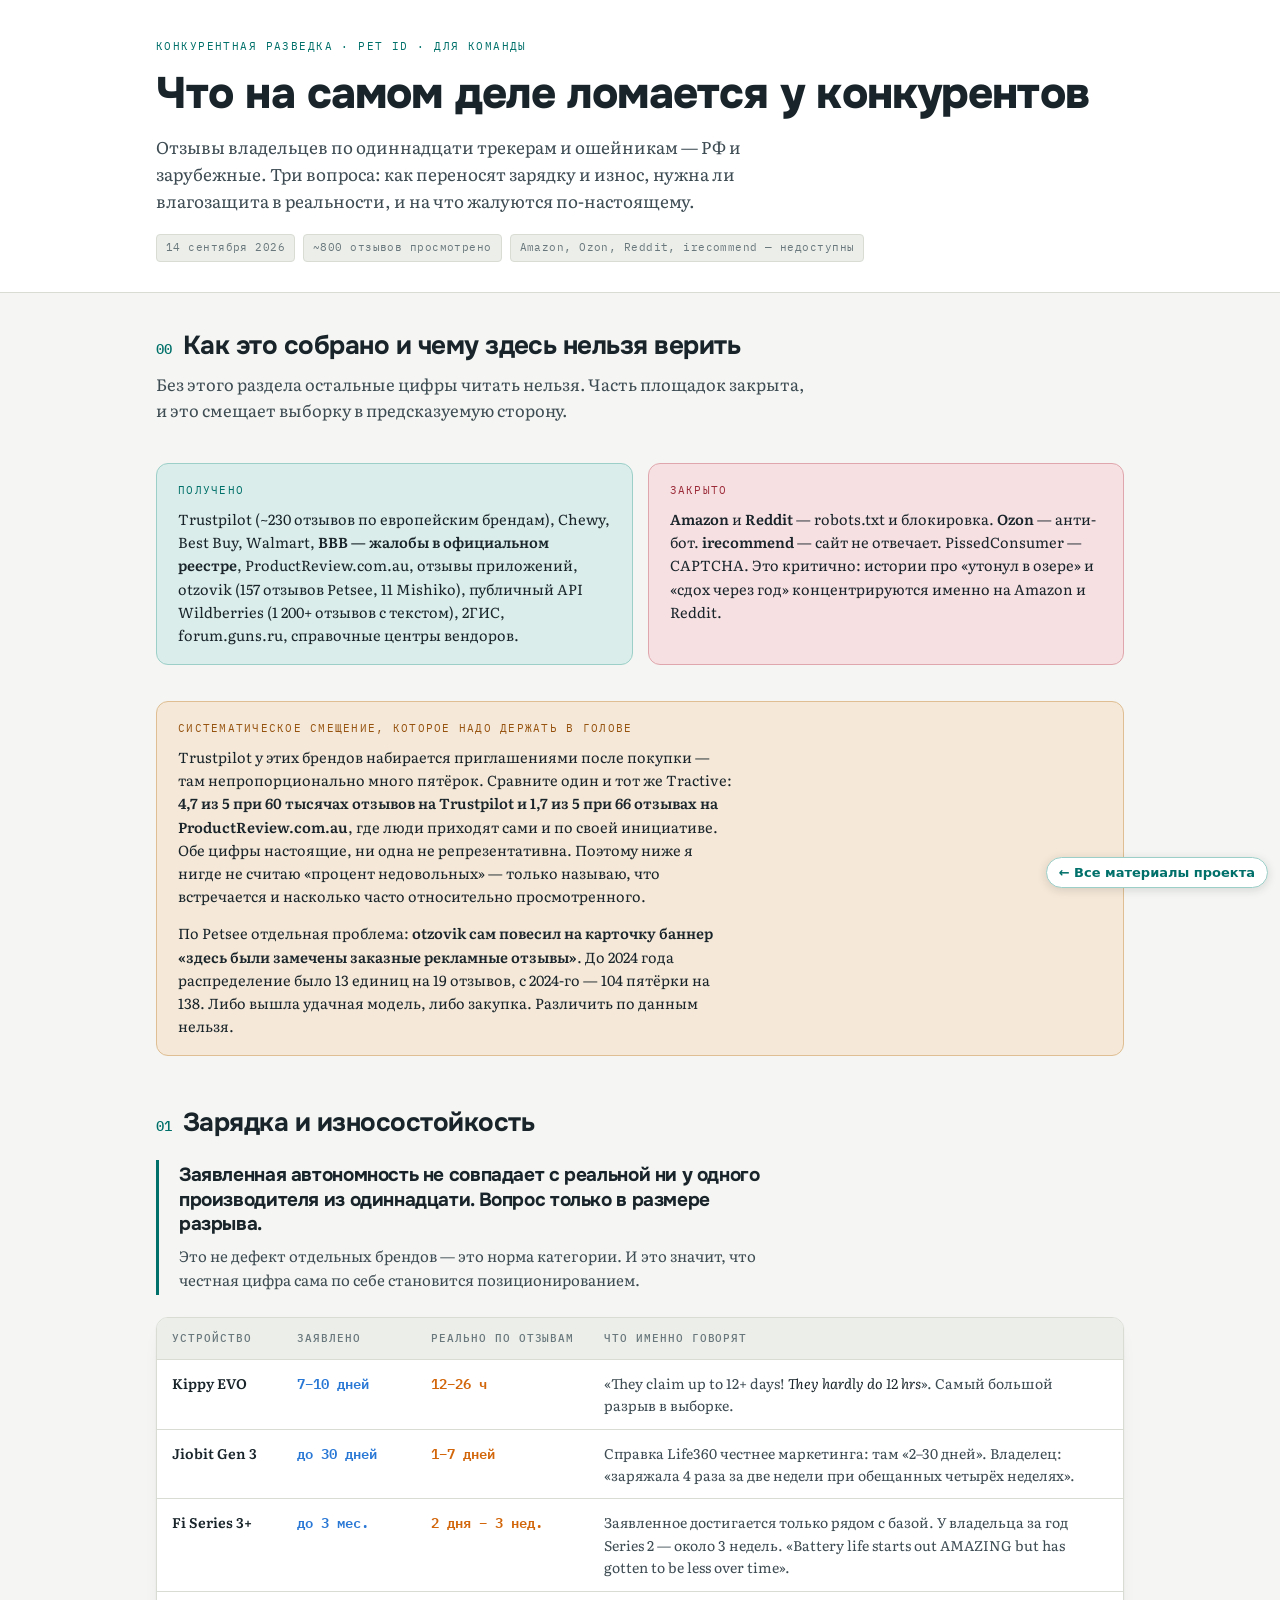
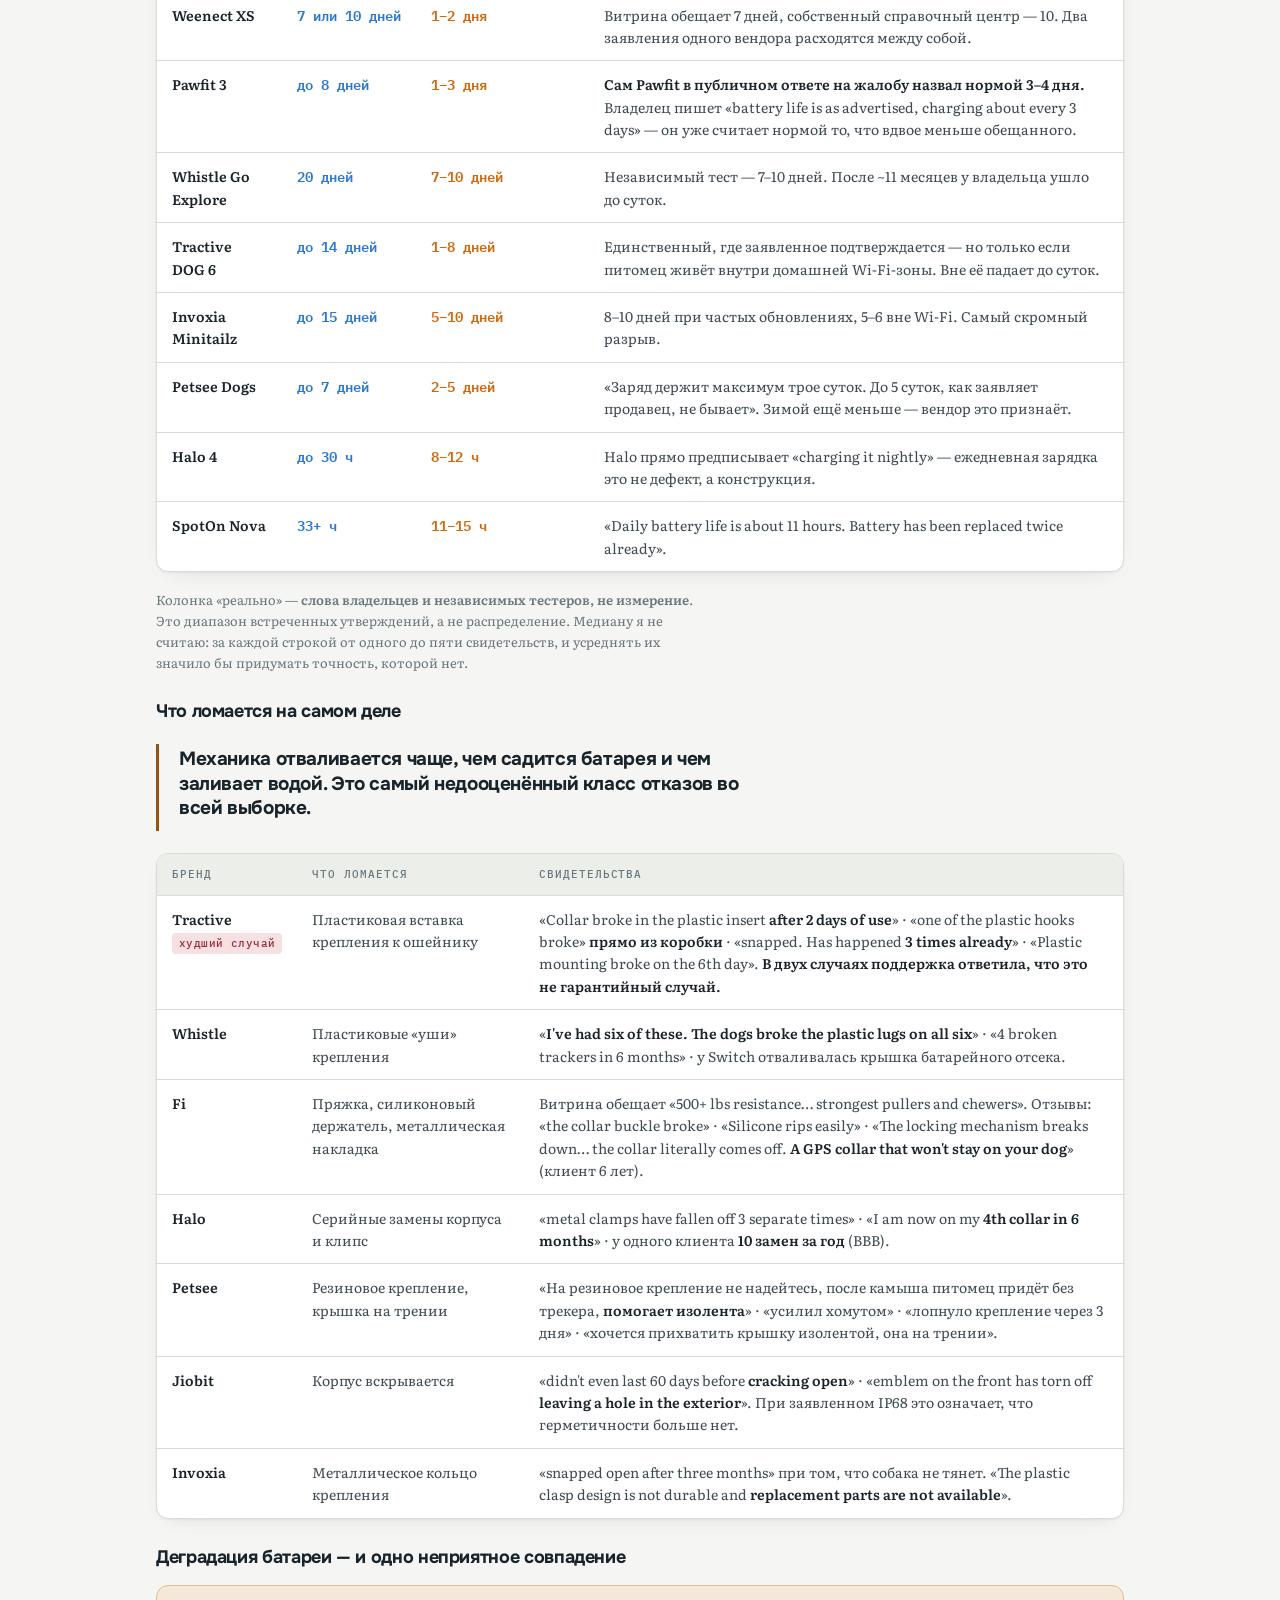
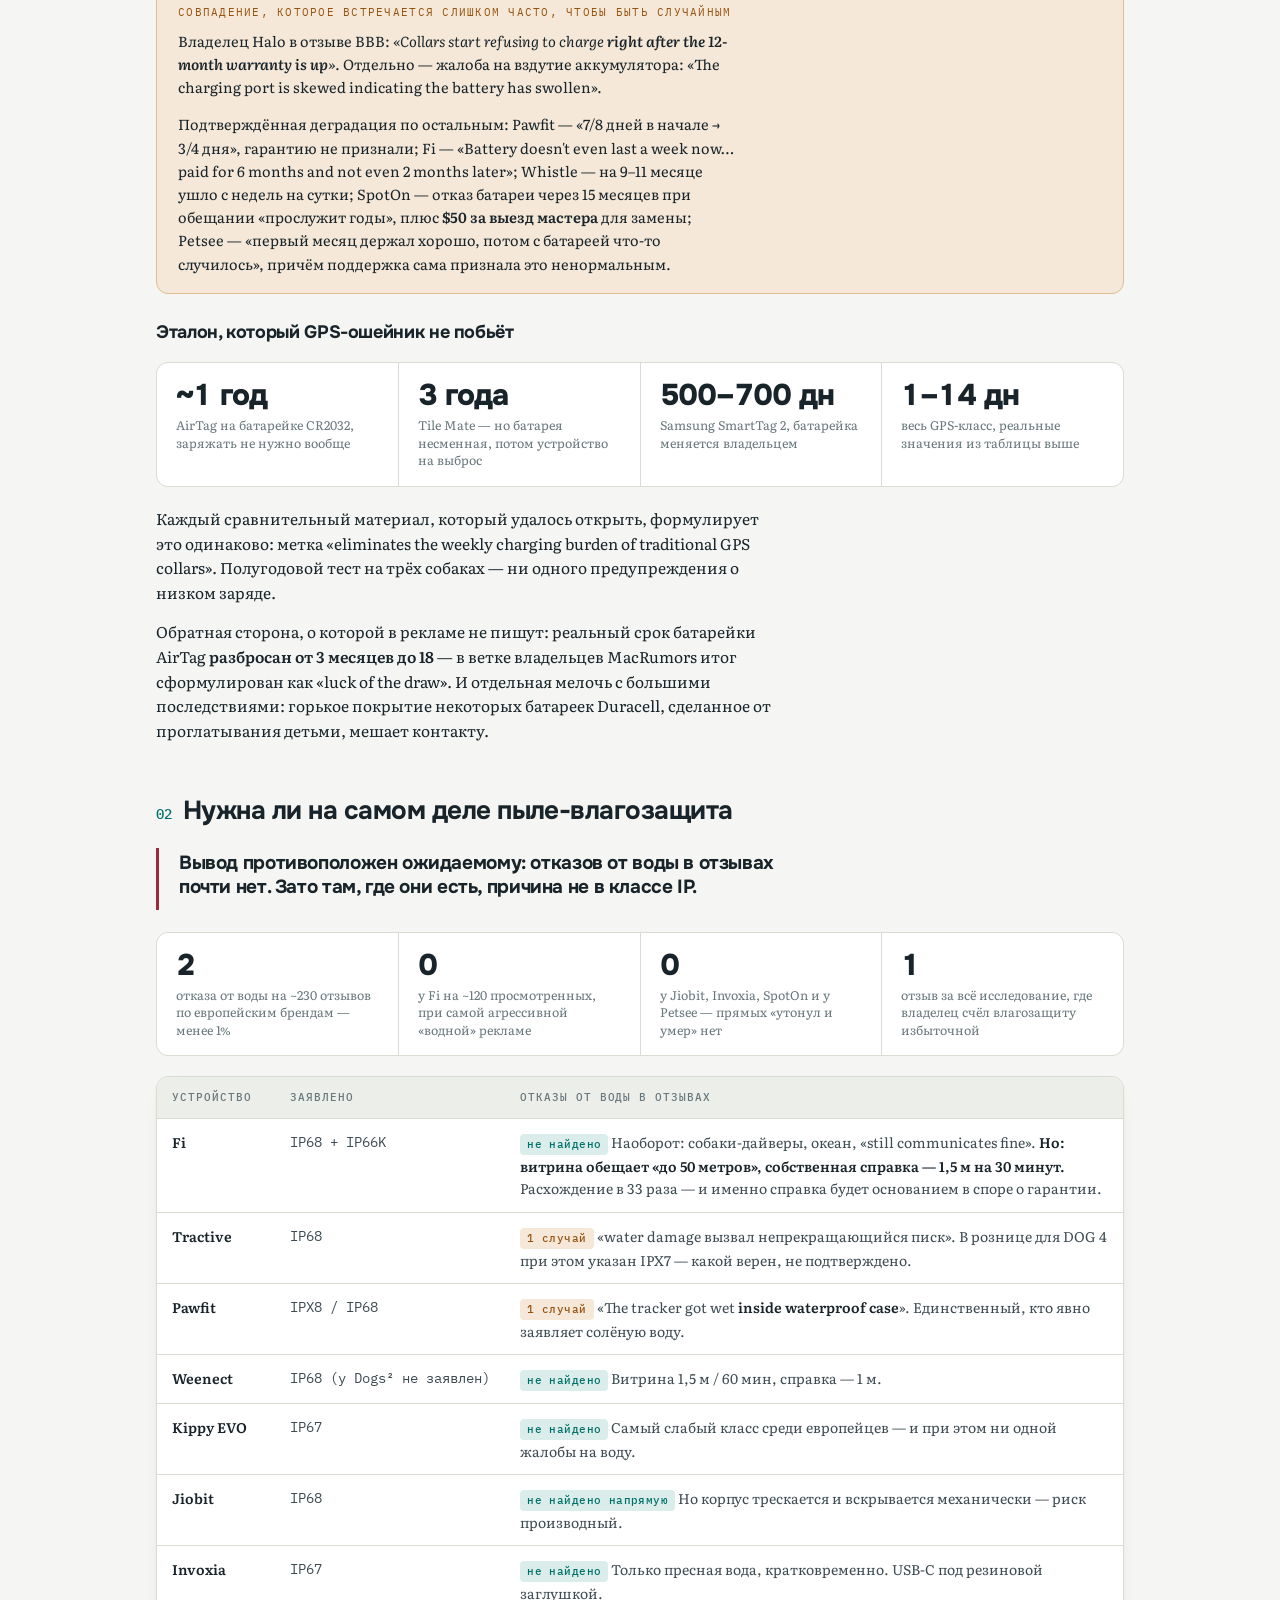
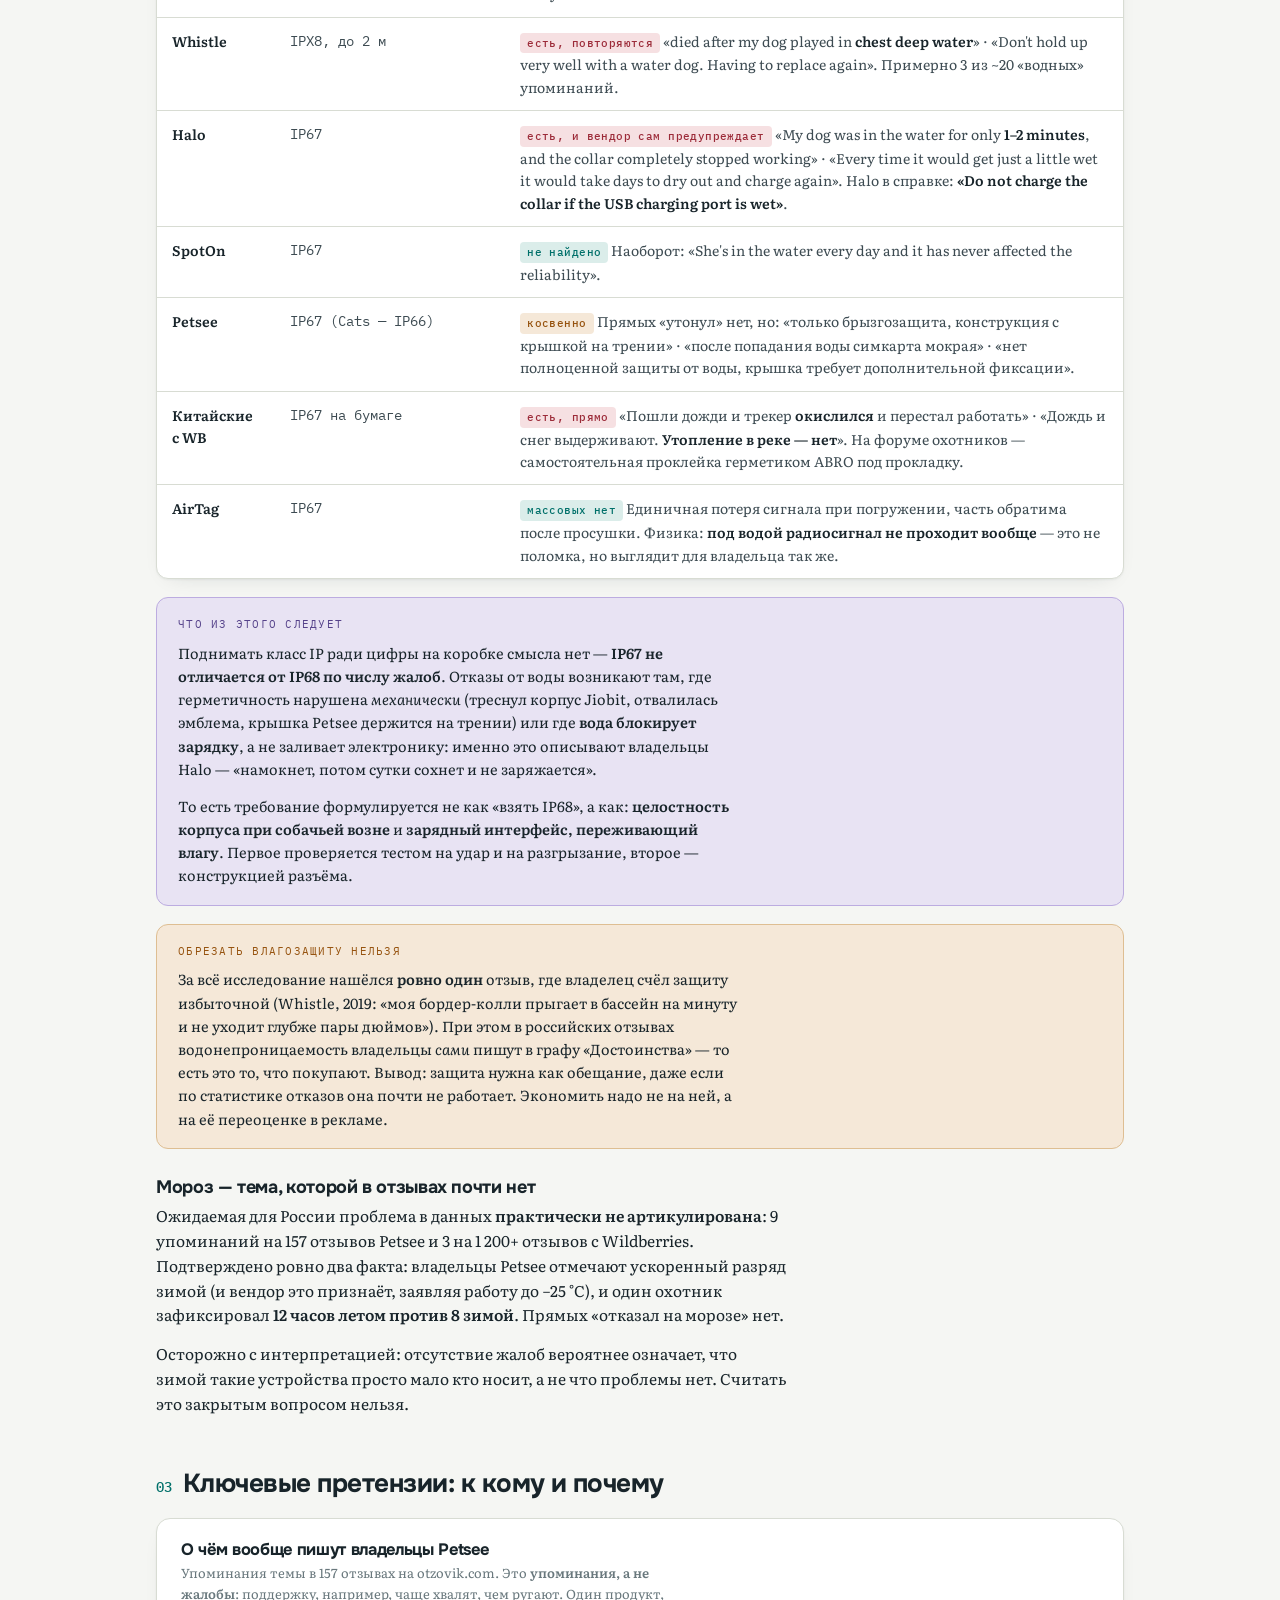
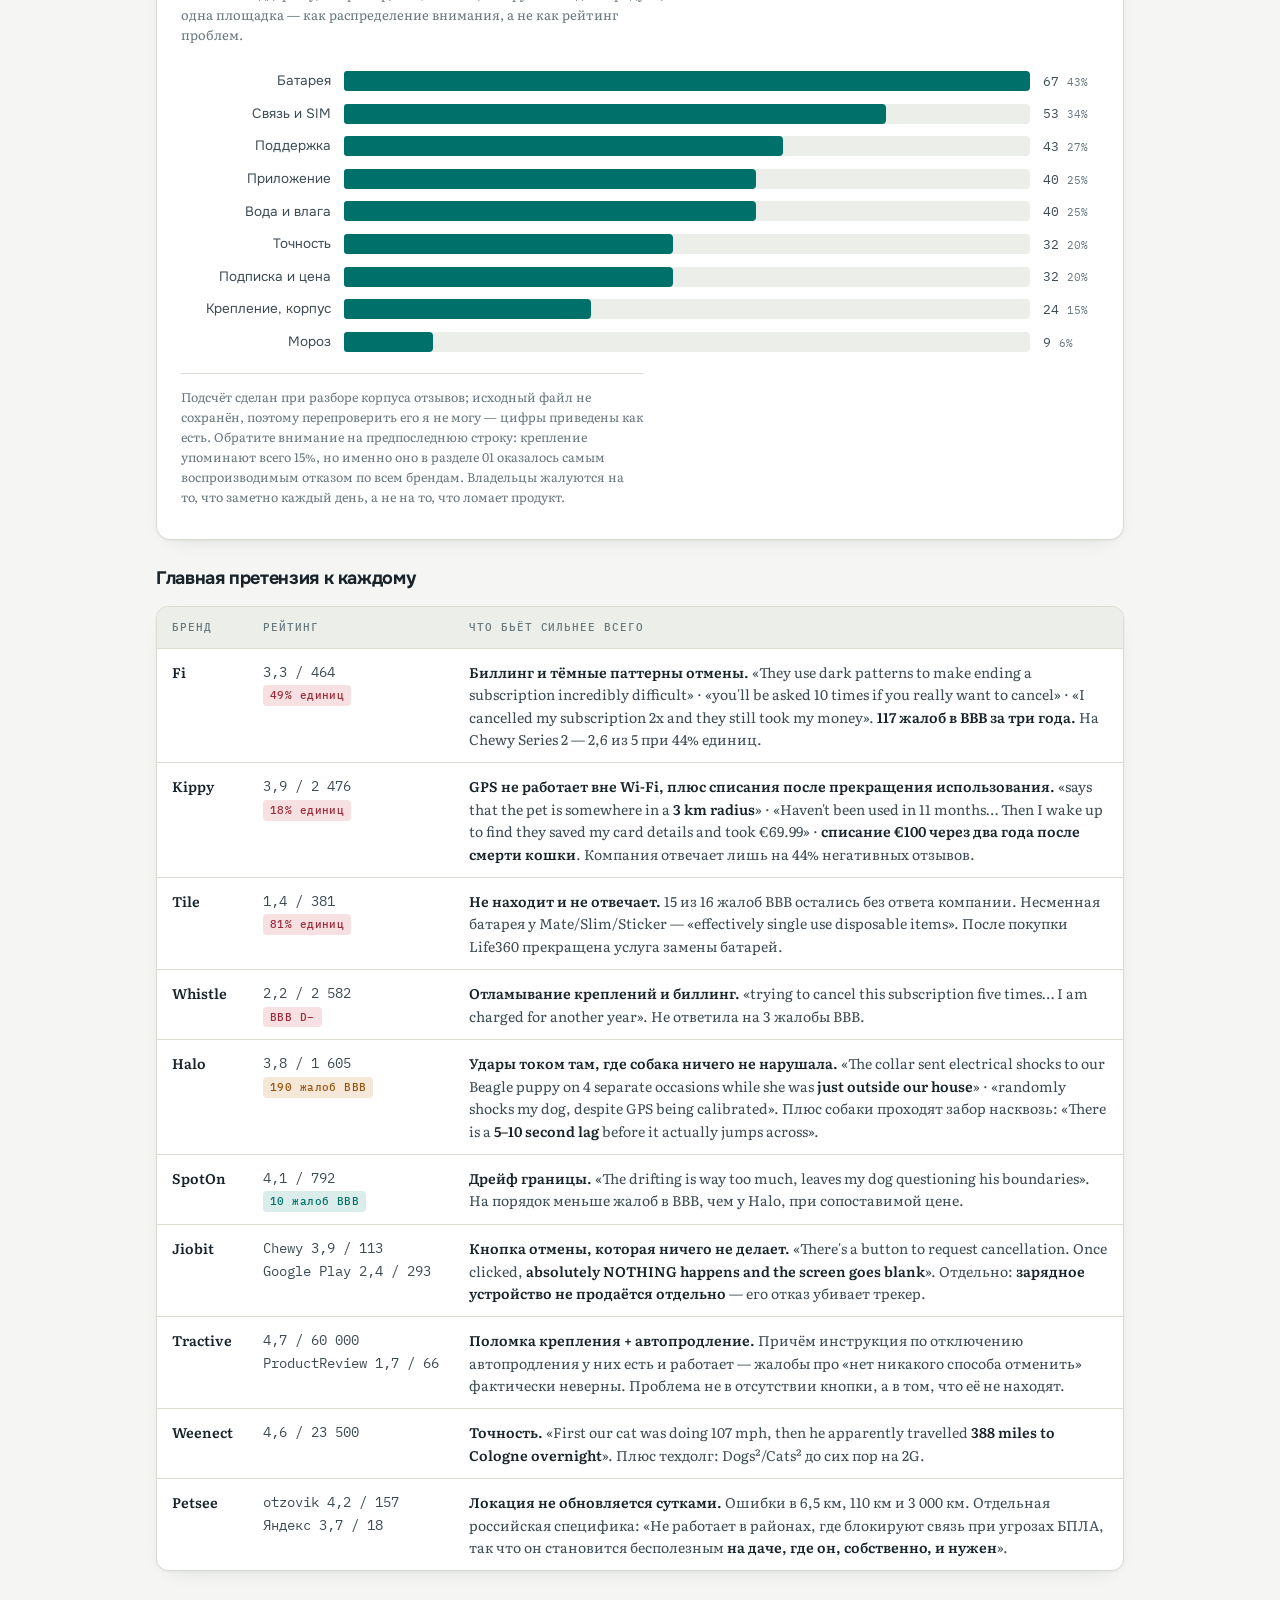
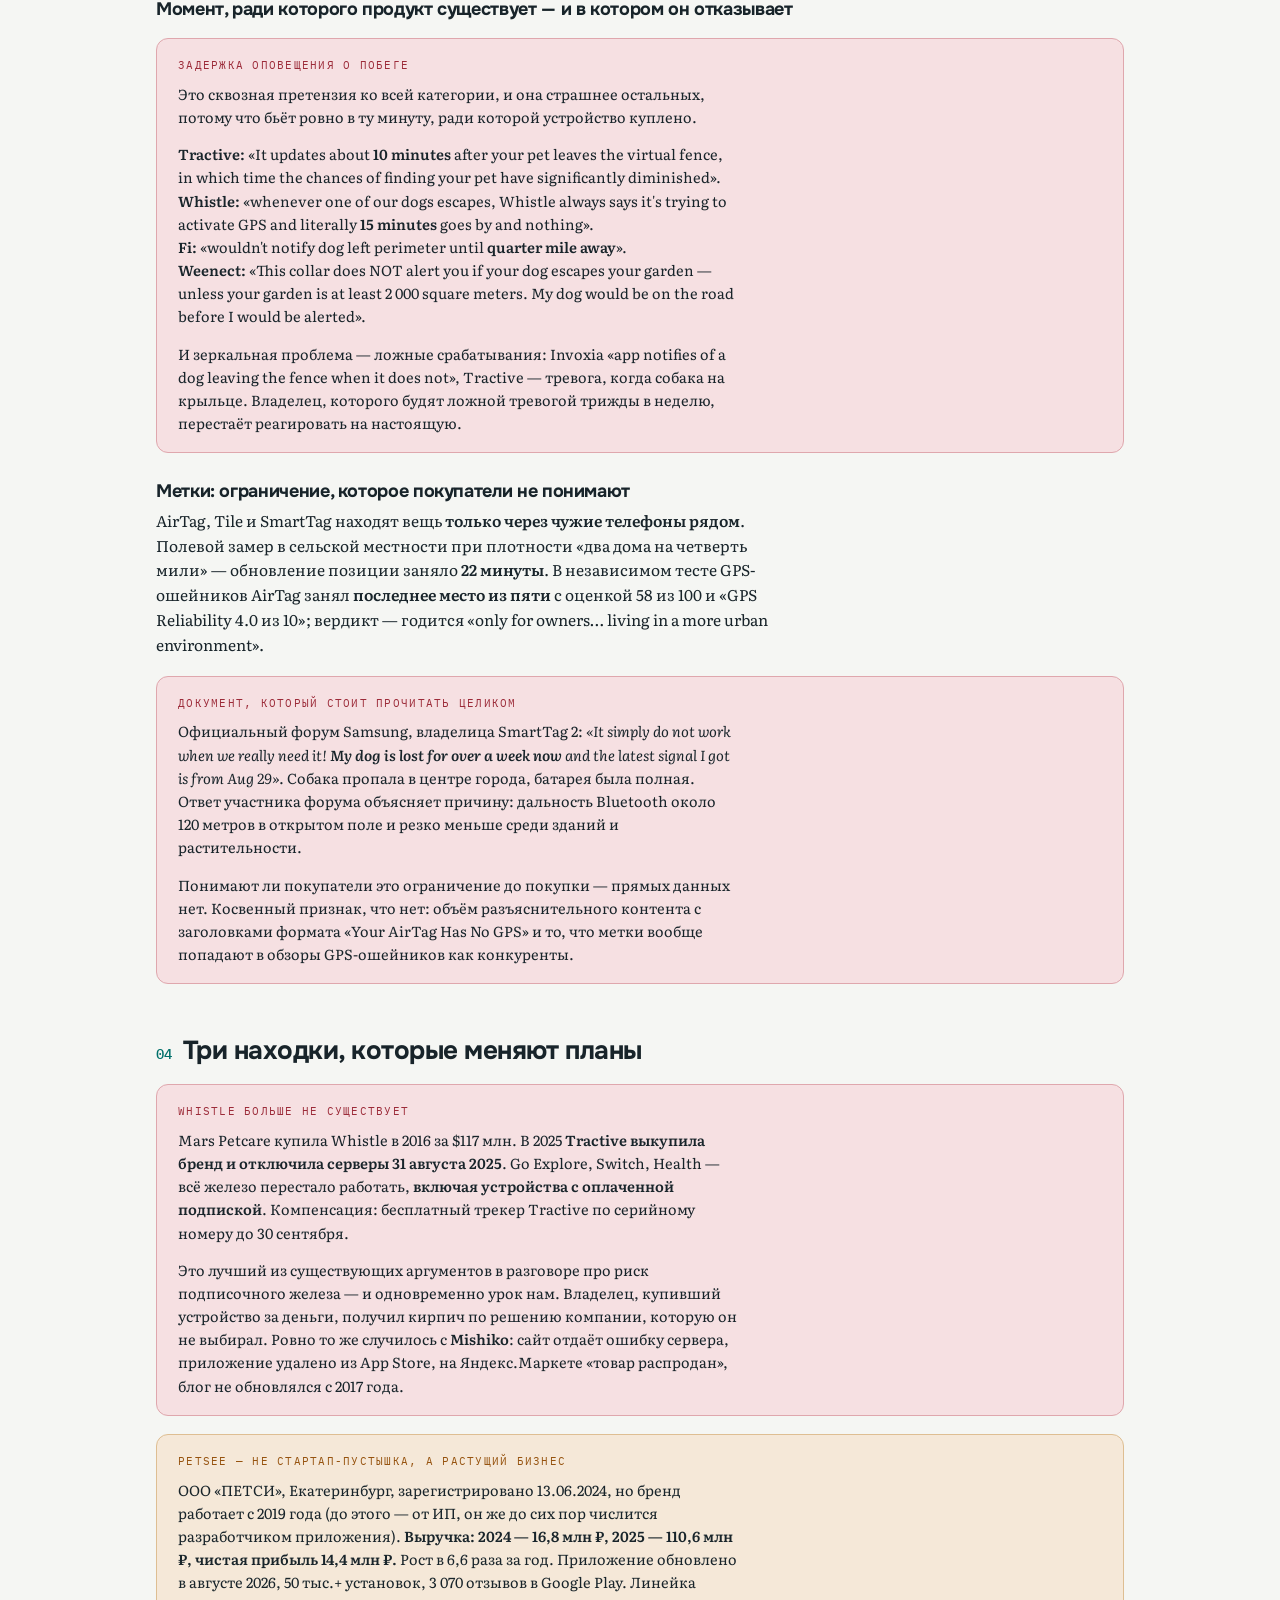
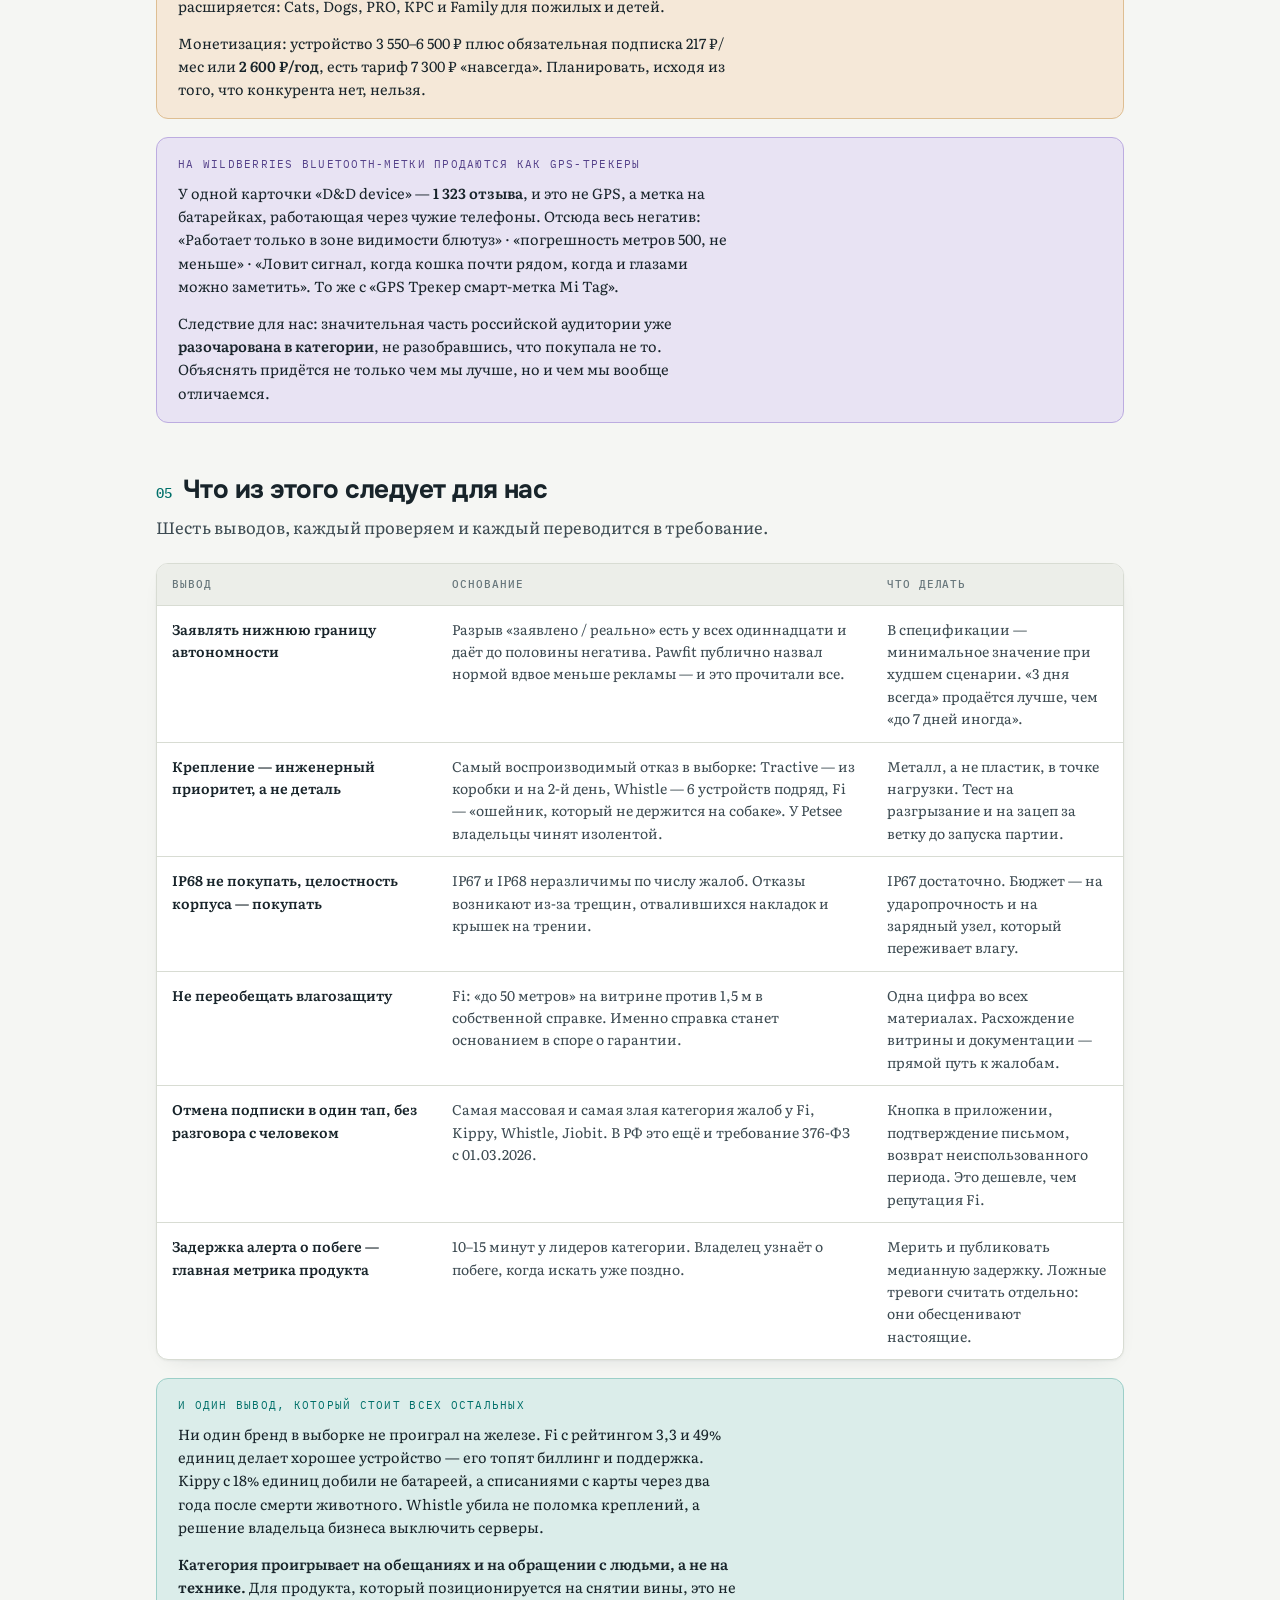
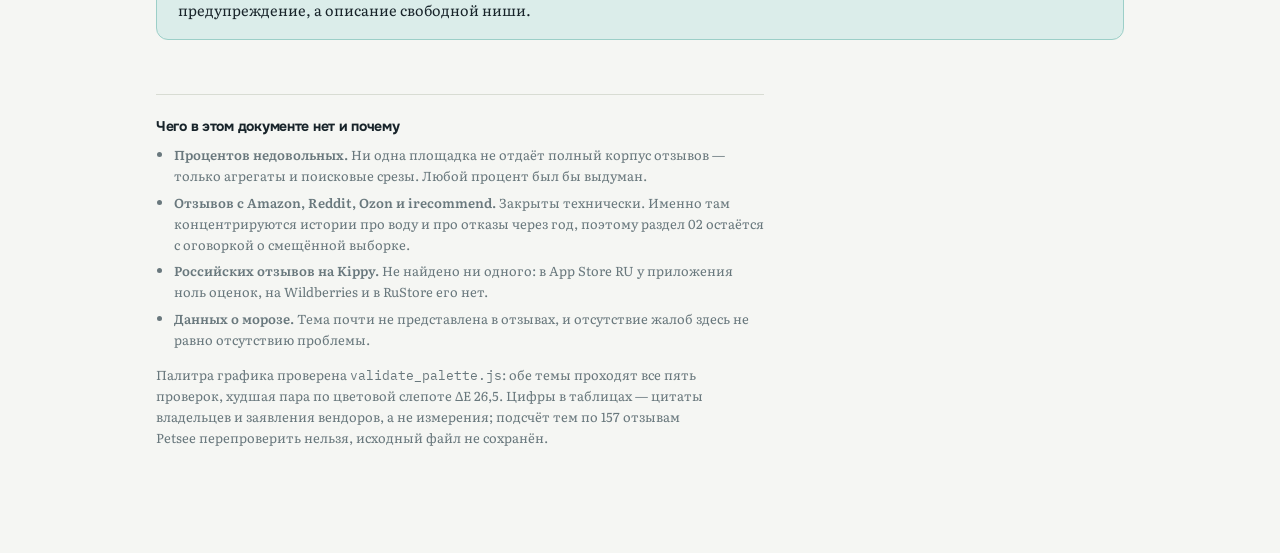
<file: design/konkurenty-otzyvy.html>
<!doctype html>
<html lang="ru">
<head>
<meta charset="utf-8">
<meta name="viewport" content="width=device-width, initial-scale=1">
<title>Что на самом деле ломается у конкурентов</title>
<meta name="description" content="Разбор отзывов владельцев на 11 GPS-трекеров и ошейников: зарядка и износ, реальная нужность влагозащиты, ключевые претензии.">
<meta name="color-scheme" content="light dark">
<style>
  html{color-scheme:light dark}
  body{margin:0;font:14px/1.5 system-ui,-apple-system,"Segoe UI",Roboto,sans-serif}
  img{max-width:100%}
  [hidden]{display:none!important}
</style>
</head>
<body>
<!-- Ссылка на сводную страницу материалов (design/index.html). -->
<style>
.hub-back{position:fixed; right:12px; bottom:12px; z-index:2147483000; display:inline-flex; align-items:center; gap:6px;
  padding:8px 12px; border-radius:999px; font:600 13px/1 system-ui,-apple-system,"Segoe UI",Roboto,sans-serif;
  text-decoration:none; background:#FFFFFF; color:#00706A; border:1px solid #9CCFC8; box-shadow:0 2px 10px rgba(24,36,42,.15)}
.hub-back:hover{background:#DBEDEA}
@media (prefers-color-scheme: dark){ :root:not([data-theme="light"]) .hub-back{background:#141E22; color:#52C0B1; border-color:#2E6660} }
:root[data-theme="dark"] .hub-back{background:#141E22; color:#52C0B1; border-color:#2E6660}
@media print{ .hub-back{display:none} }
</style>
<a class="hub-back" href="index.html">← Все материалы проекта</a>

<link rel="preconnect" href="https://fonts.googleapis.com">
<link rel="preconnect" href="https://fonts.gstatic.com" crossorigin>
<link rel="stylesheet" href="https://fonts.googleapis.com/css2?family=Onest:wght@400;500;600;700;800&family=Literata:ital,opsz,wght@0,7..72,400;0,7..72,500;1,7..72,400&family=IBM+Plex+Mono:wght@400;500;600&display=swap">

<style>
:root{
  --bg:#F5F6F3; --card:#FFFFFF; --card2:#ECEEE9; --line:#D8DCD3; --line2:#BFC5B9;
  --ink:#18242A; --ink2:#3D4B52; --sub:#69787D;
  --accent:#00706A; --accent-s:#DBEDEA; --accent-b:#9CCFC8;
  --warn:#96530F; --warn-s:#F5E8D8; --warn-b:#DEBE92;
  --bad:#9C2B39; --bad-s:#F6E0E2; --bad-b:#DFA7AD;
  --plum:#55428A; --plum-s:#E8E3F3; --plum-b:#BCACE0;
  --claim:#2a78d6; --real:#d2660a;          /* validate_palette: PASS light / #FFFFFF */
  --sh:0 1px 2px rgba(24,36,42,.05), 0 7px 22px -14px rgba(24,36,42,.2);
}
@media (prefers-color-scheme: dark){:root:not([data-theme="light"]){
  --bg:#0D1417; --card:#141E22; --card2:#1B272C; --line:#293539; --line2:#3A4B51;
  --ink:#E3EAE8; --ink2:#B2C0BF; --sub:#7C8E92;
  --accent:#52C0B1; --accent-s:#11302D; --accent-b:#2E6660;
  --warn:#D9954F; --warn-s:#2F2310; --warn-b:#6B4F27;
  --bad:#E07C87; --bad-s:#31161A; --bad-b:#6E3239;
  --plum:#A88FDC; --plum-s:#221C31; --plum-b:#4B3E72;
  --claim:#3987e5; --real:#d95926;          /* validate_palette: PASS dark / #141E22 */
  --sh:0 1px 2px rgba(0,0,0,.4), 0 9px 26px -16px rgba(0,0,0,.8);
}}
:root[data-theme="dark"]{
  --bg:#0D1417; --card:#141E22; --card2:#1B272C; --line:#293539; --line2:#3A4B51;
  --ink:#E3EAE8; --ink2:#B2C0BF; --sub:#7C8E92;
  --accent:#52C0B1; --accent-s:#11302D; --accent-b:#2E6660;
  --warn:#D9954F; --warn-s:#2F2310; --warn-b:#6B4F27;
  --bad:#E07C87; --bad-s:#31161A; --bad-b:#6E3239;
  --plum:#A88FDC; --plum-s:#221C31; --plum-b:#4B3E72;
  --claim:#3987e5; --real:#d95926;
  --sh:0 1px 2px rgba(0,0,0,.4), 0 9px 26px -16px rgba(0,0,0,.8);
}

*{box-sizing:border-box}
body{margin:0; background:var(--bg); color:var(--ink);
  font-family:Literata,Georgia,serif; font-size:15.5px; line-height:1.6;
  -webkit-font-smoothing:antialiased}
h1,h2,h3{margin:0; font-family:Onest,"Helvetica Neue",Arial,sans-serif;
  letter-spacing:-.02em; line-height:1.14; text-wrap:balance}
.mono,.lbl,th,.tag,.hero .n{font-family:"IBM Plex Mono",ui-monospace,monospace}
.lbl{font-size:10.5px; letter-spacing:.12em; text-transform:uppercase; color:var(--sub);
  display:block; margin-bottom:8px}
p{margin:0 0 14px; max-width:70ch}
strong{font-weight:600}

.top{border-bottom:1px solid var(--line); background:var(--card)}
.topin{max-width:1020px; margin:0 auto; padding:38px 26px 30px}
.eyebrow{font-family:"IBM Plex Mono",monospace; font-size:11px; letter-spacing:.13em;
  text-transform:uppercase; color:var(--accent); margin-bottom:12px}
h1{font-size:clamp(29px,4.4vw,44px); font-weight:800}
.lede{margin:15px 0 0; max-width:64ch; font-size:17px; color:var(--ink2)}
.meta{display:flex; flex-wrap:wrap; gap:8px; margin:20px 0 0}
.tag{font-size:11px; letter-spacing:.04em; padding:4px 9px; border-radius:4px;
  background:var(--card2); color:var(--sub); border:1px solid var(--line)}

main{max-width:1020px; margin:0 auto; padding:38px 26px 90px}
section{margin:0 0 52px}
h2{font-size:26px; font-weight:700; margin:0 0 10px}
h2 .num{font-family:"IBM Plex Mono",monospace; font-size:14px; font-weight:500;
  color:var(--accent); margin-right:11px; letter-spacing:0}
h3{font-size:18px; font-weight:700; margin:28px 0 7px}
.intro{font-size:16.5px; color:var(--ink2); max-width:66ch; margin-bottom:22px}

/* находка */
.find{border-left:3px solid var(--accent); padding:3px 0 3px 20px; margin:22px 0}
.find .t{font-family:Onest,Arial,sans-serif; font-size:19px; font-weight:700;
  letter-spacing:-.02em; line-height:1.3; max-width:46ch; margin-bottom:7px}
.find p{margin:0; font-size:15px; color:var(--ink2)}
.find.warn{border-color:var(--warn)} .find.bad{border-color:var(--bad)}

/* таблицы */
.tw{overflow-x:auto; border:1px solid var(--line); border-radius:12px; background:var(--card);
  margin:18px 0; box-shadow:var(--sh)}
table{border-collapse:collapse; width:100%; min-width:680px; font-size:14px}
th{font-size:10.5px; letter-spacing:.09em; text-transform:uppercase; color:var(--sub);
  text-align:left; font-weight:500; padding:12px 15px; background:var(--card2);
  border-bottom:1px solid var(--line); white-space:nowrap; vertical-align:bottom}
td{padding:12px 15px; border-bottom:1px solid var(--line); vertical-align:top; color:var(--ink2)}
tr:last-child td{border-bottom:0}
td strong{color:var(--ink)}
.n{font-variant-numeric:tabular-nums; white-space:nowrap; font-family:"IBM Plex Mono",monospace}
.claim{color:var(--claim); font-weight:600}
.real{color:var(--real); font-weight:600}
.q{font-family:Literata,Georgia,serif; font-style:italic; color:var(--ink)}

/* бейджи */
.b{display:inline-block; font-family:"IBM Plex Mono",monospace; font-size:10.5px;
  letter-spacing:.04em; padding:2px 7px; border-radius:4px; white-space:nowrap; font-weight:500}
.b.ok{background:var(--accent-s); color:var(--accent)}
.b.no{background:var(--bad-s); color:var(--bad)}
.b.mid{background:var(--warn-s); color:var(--warn)}
.b.q{background:var(--card2); color:var(--sub); border:1px solid var(--line)}

/* заметки */
.note{border:1px solid var(--line); border-radius:12px; padding:18px 21px;
  background:var(--card); margin:18px 0}
.note.warn{background:var(--warn-s); border-color:var(--warn-b)}
.note.warn .lbl{color:var(--warn)}
.note.bad{background:var(--bad-s); border-color:var(--bad-b)}
.note.bad .lbl{color:var(--bad)}
.note.good{background:var(--accent-s); border-color:var(--accent-b)}
.note.good .lbl{color:var(--accent)}
.note.key{background:var(--plum-s); border-color:var(--plum-b)}
.note.key .lbl{color:var(--plum)}
.note p:last-child{margin-bottom:0}
.note p{font-size:14.5px}

/* герой-числа */
.heroes{display:grid; grid-template-columns:repeat(auto-fit,minmax(168px,1fr)); gap:1px;
  background:var(--line); border:1px solid var(--line); border-radius:12px;
  overflow:hidden; margin:20px 0}
.hero{background:var(--card); padding:17px 19px}
.hero .n{display:block; font-family:Onest,Arial,sans-serif; font-size:30px; font-weight:800;
  letter-spacing:-.035em; font-variant-numeric:tabular-nums; line-height:1}
.hero .c{display:block; font-size:12.5px; color:var(--sub); margin-top:6px; line-height:1.4}

/* график */
.viz{background:var(--card); border:1px solid var(--line); border-radius:14px;
  padding:22px 24px 18px; margin:20px 0; box-shadow:var(--sh)}
.viz h3{margin:0 0 3px; font-size:16.5px}
.viz .vsub{font-size:13px; color:var(--sub); margin:0 0 20px; max-width:62ch}
.brow{display:grid; grid-template-columns:150px 1fr 56px; gap:13px; align-items:center;
  padding:4px 0; margin-bottom:3px}
.brow .bl{font-size:13.5px; font-family:Onest,Arial,sans-serif; text-align:right; color:var(--ink2)}
.brow .bt{height:20px; position:relative; background:var(--card2); border-radius:4px}
.brow .bt i{display:block; height:100%; background:var(--accent); border-radius:3px 4px 4px 3px}
.brow .bv{font-family:"IBM Plex Mono",monospace; font-size:12.5px; color:var(--ink2);
  font-variant-numeric:tabular-nums}
.brow .bv em{font-style:normal; color:var(--sub); font-size:11px}
.vfoot{margin-top:16px; padding-top:13px; border-top:1px solid var(--line);
  font-size:12.5px; color:var(--sub); max-width:66ch}

/* легенда claim/real */
.key2{display:flex; gap:18px; font-size:12.5px; color:var(--sub); margin:0 0 14px;
  font-family:Onest,Arial,sans-serif}
.key2 span{display:flex; align-items:center; gap:7px}
.key2 i{width:11px; height:11px; border-radius:3px; display:block}

.two{display:grid; grid-template-columns:repeat(auto-fit,minmax(290px,1fr)); gap:15px; margin:18px 0}

footer{border-top:1px solid var(--line); margin-top:54px; padding-top:24px;
  font-size:13px; color:var(--sub); max-width:76ch}
footer h3{font-size:14px; margin:0 0 10px; color:var(--ink)}
footer ul{padding-left:18px; margin:0 0 14px}
footer li{margin-bottom:6px}
footer a{color:var(--accent)}

@media (max-width:620px){
  main{padding:28px 18px 70px} .topin{padding:28px 18px 24px}
  .brow{grid-template-columns:104px 1fr 48px; gap:9px}
  .brow .bl{font-size:12px}
}
</style>

<div class="top"><div class="topin">
  <div class="eyebrow">Конкурентная разведка · Pet ID · для команды</div>
  <h1>Что на самом деле ломается у конкурентов</h1>
  <p class="lede">Отзывы владельцев по одиннадцати трекерам и ошейникам — РФ и зарубежные.
  Три вопроса: как переносят зарядку и износ, нужна ли влагозащита в реальности,
  и на что жалуются по-настоящему.</p>
  <div class="meta">
    <span class="tag">14 сентября 2026</span>
    <span class="tag">~800 отзывов просмотрено</span>
    <span class="tag">Amazon, Ozon, Reddit, irecommend — недоступны</span>
  </div>
</div></div>

<main>

<section>
<h2><span class="num">00</span>Как это собрано и чему здесь нельзя верить</h2>
<p class="intro">Без этого раздела остальные цифры читать нельзя. Часть площадок закрыта,
и это смещает выборку в предсказуемую сторону.</p>

<div class="two">
  <div class="note good">
    <span class="lbl">Получено</span>
    <p>Trustpilot (~230 отзывов по европейским брендам), Chewy, Best Buy, Walmart,
    <strong>BBB — жалобы в официальном реестре</strong>, ProductReview.com.au,
    отзывы приложений, otzovik (157 отзывов Petsee, 11 Mishiko),
    публичный API Wildberries (1 200+ отзывов с текстом), 2ГИС,
    forum.guns.ru, справочные центры вендоров.</p>
  </div>
  <div class="note bad">
    <span class="lbl">Закрыто</span>
    <p><strong>Amazon</strong> и <strong>Reddit</strong> — robots.txt и блокировка.
    <strong>Ozon</strong> — анти-бот. <strong>irecommend</strong> — сайт не отвечает.
    PissedConsumer — CAPTCHA. Это критично: истории про «утонул в озере» и
    «сдох через год» концентрируются именно на Amazon и Reddit.</p>
  </div>
</div>

<div class="note warn">
  <span class="lbl">Систематическое смещение, которое надо держать в голове</span>
  <p>Trustpilot у этих брендов набирается приглашениями после покупки — там непропорционально
  много пятёрок. Сравните один и тот же Tractive: <strong>4,7 из 5 при 60 тысячах отзывов
  на Trustpilot и 1,7 из 5 при 66 отзывах на ProductReview.com.au</strong>, где люди приходят
  сами и по своей инициативе. Обе цифры настоящие, ни одна не репрезентативна.
  Поэтому ниже я нигде не считаю «процент недовольных» — только называю, что встречается
  и насколько часто относительно просмотренного.</p>
  <p>По Petsee отдельная проблема: <strong>otzovik сам повесил на карточку баннер
  «здесь были замечены заказные рекламные отзывы»</strong>. До 2024 года распределение
  было 13 единиц на 19 отзывов, с 2024-го — 104 пятёрки на 138. Либо вышла удачная модель,
  либо закупка. Различить по данным нельзя.</p>
</div>
</section>

<section>
<h2><span class="num">01</span>Зарядка и износостойкость</h2>

<div class="find">
  <div class="t">Заявленная автономность не совпадает с реальной ни у одного производителя
  из одиннадцати. Вопрос только в размере разрыва.</div>
  <p>Это не дефект отдельных брендов — это норма категории. И это значит,
  что честная цифра сама по себе становится позиционированием.</p>
</div>

<div class="tw"><table>
  <thead><tr><th>Устройство</th><th class="n">Заявлено</th><th class="n">Реально по отзывам</th>
    <th>Что именно говорят</th></tr></thead>
  <tbody>
  <tr><td><strong>Kippy EVO</strong></td><td class="n claim">7–10 дней</td><td class="n real">12–26 ч</td>
    <td>«They claim up to 12+ days! <span class="q">They hardly do 12 hrs</span>».
      Самый большой разрыв в выборке.</td></tr>
  <tr><td><strong>Jiobit Gen 3</strong></td><td class="n claim">до 30 дней</td><td class="n real">1–7 дней</td>
    <td>Справка Life360 честнее маркетинга: там «2–30 дней». Владелец: «заряжала 4 раза
      за две недели при обещанных четырёх неделях».</td></tr>
  <tr><td><strong>Fi Series 3+</strong></td><td class="n claim">до 3 мес.</td><td class="n real">2 дня – 3 нед.</td>
    <td>Заявленное достигается только рядом с базой. У владельца за год Series 2 —
      около 3 недель. «Battery life starts out AMAZING but has gotten to be less over time».</td></tr>
  <tr><td><strong>Weenect XS</strong></td><td class="n claim">7 или 10 дней</td><td class="n real">1–2 дня</td>
    <td>Витрина обещает 7 дней, собственный справочный центр — 10. Два заявления
      одного вендора расходятся между собой.</td></tr>
  <tr><td><strong>Pawfit 3</strong></td><td class="n claim">до 8 дней</td><td class="n real">1–3 дня</td>
    <td><strong>Сам Pawfit в публичном ответе на жалобу назвал нормой 3–4 дня.</strong>
      Владелец пишет «battery life is as advertised, charging about every 3 days» —
      он уже считает нормой то, что вдвое меньше обещанного.</td></tr>
  <tr><td><strong>Whistle Go Explore</strong></td><td class="n claim">20 дней</td><td class="n real">7–10 дней</td>
    <td>Независимый тест — 7–10 дней. После ~11 месяцев у владельца ушло до суток.</td></tr>
  <tr><td><strong>Tractive DOG 6</strong></td><td class="n claim">до 14 дней</td><td class="n real">1–8 дней</td>
    <td>Единственный, где заявленное подтверждается — но только если питомец
      живёт внутри домашней Wi-Fi-зоны. Вне её падает до суток.</td></tr>
  <tr><td><strong>Invoxia Minitailz</strong></td><td class="n claim">до 15 дней</td><td class="n real">5–10 дней</td>
    <td>8–10 дней при частых обновлениях, 5–6 вне Wi-Fi. Самый скромный разрыв.</td></tr>
  <tr><td><strong>Petsee Dogs</strong></td><td class="n claim">до 7 дней</td><td class="n real">2–5 дней</td>
    <td>«Заряд держит максимум трое суток. До 5 суток, как заявляет продавец, не бывает».
      Зимой ещё меньше — вендор это признаёт.</td></tr>
  <tr><td><strong>Halo 4</strong></td><td class="n claim">до 30 ч</td><td class="n real">8–12 ч</td>
    <td>Halo прямо предписывает «charging it nightly» — ежедневная зарядка
      это не дефект, а конструкция.</td></tr>
  <tr><td><strong>SpotOn Nova</strong></td><td class="n claim">33+ ч</td><td class="n real">11–15 ч</td>
    <td>«Daily battery life is about 11 hours. Battery has been replaced twice already».</td></tr>
  </tbody>
</table></div>
<p style="font-size:13px;color:var(--sub);max-width:70ch">Колонка «реально» — <strong>слова
владельцев и независимых тестеров, не измерение</strong>. Это диапазон встреченных
утверждений, а не распределение. Медиану я не считаю: за каждой строкой от одного
до пяти свидетельств, и усреднять их значило бы придумать точность, которой нет.</p>

<h3>Что ломается на самом деле</h3>
<div class="find warn">
  <div class="t">Механика отваливается чаще, чем садится батарея и чем заливает водой.
  Это самый недооценённый класс отказов во всей выборке.</div>
</div>

<div class="tw"><table>
  <thead><tr><th>Бренд</th><th>Что ломается</th><th>Свидетельства</th></tr></thead>
  <tbody>
  <tr><td><strong>Tractive</strong><br><span class="b no">худший случай</span></td>
    <td>Пластиковая вставка крепления к ошейнику</td>
    <td>«Collar broke in the plastic insert <strong>after 2 days of use</strong>» ·
      «one of the plastic hooks broke» <strong>прямо из коробки</strong> ·
      «snapped. Has happened <strong>3 times already</strong>» ·
      «Plastic mounting broke on the 6th day».
      <strong>В двух случаях поддержка ответила, что это не гарантийный случай.</strong></td></tr>
  <tr><td><strong>Whistle</strong></td><td>Пластиковые «уши» крепления</td>
    <td>«<strong>I've had six of these. The dogs broke the plastic lugs on all six</strong>» ·
      «4 broken trackers in 6 months» · у Switch отваливалась крышка батарейного отсека.</td></tr>
  <tr><td><strong>Fi</strong></td><td>Пряжка, силиконовый держатель, металлическая накладка</td>
    <td>Витрина обещает «500+ lbs resistance… strongest pullers and chewers».
      Отзывы: «the collar buckle broke» · «Silicone rips easily» ·
      «The locking mechanism breaks down… the collar literally comes off.
      <strong>A GPS collar that won't stay on your dog</strong>» (клиент 6 лет).</td></tr>
  <tr><td><strong>Halo</strong></td><td>Серийные замены корпуса и клипс</td>
    <td>«metal clamps have fallen off 3 separate times» ·
      «I am now on my <strong>4th collar in 6 months</strong>» · у одного клиента
      <strong>10 замен за год</strong> (BBB).</td></tr>
  <tr><td><strong>Petsee</strong></td><td>Резиновое крепление, крышка на трении</td>
    <td>«На резиновое крепление не надейтесь, после камыша питомец придёт без трекера,
      <strong>помогает изолента</strong>» · «усилил хомутом» · «лопнуло крепление через 3 дня» ·
      «хочется прихватить крышку изолентой, она на трении».</td></tr>
  <tr><td><strong>Jiobit</strong></td><td>Корпус вскрывается</td>
    <td>«didn't even last 60 days before <strong>cracking open</strong>» ·
      «emblem on the front has torn off <strong>leaving a hole in the exterior</strong>».
      При заявленном IP68 это означает, что герметичности больше нет.</td></tr>
  <tr><td><strong>Invoxia</strong></td><td>Металлическое кольцо крепления</td>
    <td>«snapped open after three months» при том, что собака не тянет.
      «The plastic clasp design is not durable and <strong>replacement parts
      are not available</strong>».</td></tr>
  </tbody>
</table></div>

<h3>Деградация батареи — и одно неприятное совпадение</h3>
<div class="note warn">
  <span class="lbl">Совпадение, которое встречается слишком часто, чтобы быть случайным</span>
  <p>Владелец Halo в отзыве BBB: <span class="q">«Collars start refusing to charge
  <strong>right after the 12-month warranty is up</strong>»</span>. Отдельно — жалоба
  на вздутие аккумулятора: «The charging port is skewed indicating the battery has swollen».</p>
  <p>Подтверждённая деградация по остальным: Pawfit — «7/8 дней в начале → 3/4 дня»,
  гарантию не признали; Fi — «Battery doesn't even last a week now… paid for 6 months
  and not even 2 months later»; Whistle — на 9–11 месяце ушло с недель на сутки;
  SpotOn — отказ батареи через 15 месяцев при обещании «прослужит годы», плюс
  <strong>$50 за выезд мастера</strong> для замены; Petsee — «первый месяц держал хорошо,
  потом с батареей что-то случилось», причём поддержка сама признала это ненормальным.</p>
</div>

<h3>Эталон, который GPS-ошейник не побьёт</h3>
<div class="heroes">
  <div class="hero"><span class="n">~1 год</span><span class="c">AirTag на батарейке CR2032,
    заряжать не нужно вообще</span></div>
  <div class="hero"><span class="n">3 года</span><span class="c">Tile Mate — но батарея
    несменная, потом устройство на выброс</span></div>
  <div class="hero"><span class="n">500–700 дн</span><span class="c">Samsung SmartTag 2,
    батарейка меняется владельцем</span></div>
  <div class="hero"><span class="n">1–14 дн</span><span class="c">весь GPS-класс,
    реальные значения из таблицы выше</span></div>
</div>
<p>Каждый сравнительный материал, который удалось открыть, формулирует это одинаково:
метка «eliminates the weekly charging burden of traditional GPS collars».
Полугодовой тест на трёх собаках — ни одного предупреждения о низком заряде.</p>
<p>Обратная сторона, о которой в рекламе не пишут: реальный срок батарейки AirTag
<strong>разбросан от 3 месяцев до 18</strong> — в ветке владельцев MacRumors итог
сформулирован как «luck of the draw». И отдельная мелочь с большими последствиями:
горькое покрытие некоторых батареек Duracell, сделанное от проглатывания детьми,
мешает контакту.</p>
</section>

<section>
<h2><span class="num">02</span>Нужна ли на самом деле пыле-влагозащита</h2>

<div class="find bad">
  <div class="t">Вывод противоположен ожидаемому: отказов от воды в отзывах почти нет.
  Зато там, где они есть, причина не в классе IP.</div>
</div>

<div class="heroes">
  <div class="hero"><span class="n">2</span><span class="c">отказа от воды на ~230 отзывов
    по европейским брендам — менее 1%</span></div>
  <div class="hero"><span class="n">0</span><span class="c">у Fi на ~120 просмотренных,
    при самой агрессивной «водной» рекламе</span></div>
  <div class="hero"><span class="n">0</span><span class="c">у Jiobit, Invoxia, SpotOn
    и у Petsee — прямых «утонул и умер» нет</span></div>
  <div class="hero"><span class="n">1</span><span class="c">отзыв за всё исследование,
    где владелец счёл влагозащиту избыточной</span></div>
</div>

<div class="tw"><table>
  <thead><tr><th>Устройство</th><th class="n">Заявлено</th><th>Отказы от воды в отзывах</th></tr></thead>
  <tbody>
  <tr><td><strong>Fi</strong></td><td class="n">IP68 + IP66K</td>
    <td><span class="b ok">не найдено</span> Наоборот: собаки-дайверы, океан, «still communicates
      fine». <strong>Но: витрина обещает «до 50 метров», собственная справка — 1,5 м на 30 минут.</strong>
      Расхождение в 33 раза — и именно справка будет основанием в споре о гарантии.</td></tr>
  <tr><td><strong>Tractive</strong></td><td class="n">IP68</td>
    <td><span class="b mid">1 случай</span> «water damage вызвал непрекращающийся писк».
      В рознице для DOG 4 при этом указан IPX7 — какой верен, не подтверждено.</td></tr>
  <tr><td><strong>Pawfit</strong></td><td class="n">IPX8 / IP68</td>
    <td><span class="b mid">1 случай</span> «The tracker got wet <strong>inside waterproof case</strong>».
      Единственный, кто явно заявляет солёную воду.</td></tr>
  <tr><td><strong>Weenect</strong></td><td class="n">IP68 (у Dogs² не заявлен)</td>
    <td><span class="b ok">не найдено</span> Витрина 1,5 м / 60 мин, справка — 1 м.</td></tr>
  <tr><td><strong>Kippy EVO</strong></td><td class="n">IP67</td>
    <td><span class="b ok">не найдено</span> Самый слабый класс среди европейцев —
      и при этом ни одной жалобы на воду.</td></tr>
  <tr><td><strong>Jiobit</strong></td><td class="n">IP68</td>
    <td><span class="b ok">не найдено напрямую</span> Но корпус трескается и вскрывается
      механически — риск производный.</td></tr>
  <tr><td><strong>Invoxia</strong></td><td class="n">IP67</td>
    <td><span class="b ok">не найдено</span> Только пресная вода, кратковременно.
      USB-C под резиновой заглушкой.</td></tr>
  <tr><td><strong>Whistle</strong></td><td class="n">IPX8, до 2 м</td>
    <td><span class="b no">есть, повторяются</span> «died after my dog played in
      <strong>chest deep water</strong>» · «Don't hold up very well with a water dog.
      Having to replace again». Примерно 3 из ~20 «водных» упоминаний.</td></tr>
  <tr><td><strong>Halo</strong></td><td class="n">IP67</td>
    <td><span class="b no">есть, и вендор сам предупреждает</span>
      «My dog was in the water for only <strong>1–2 minutes</strong>, and the collar
      completely stopped working» · «Every time it would get just a little wet it would
      take days to dry out and charge again». Halo в справке: <strong>«Do not charge
      the collar if the USB charging port is wet»</strong>.</td></tr>
  <tr><td><strong>SpotOn</strong></td><td class="n">IP67</td>
    <td><span class="b ok">не найдено</span> Наоборот: «She's in the water every day
      and it has never affected the reliability».</td></tr>
  <tr><td><strong>Petsee</strong></td><td class="n">IP67 (Cats — IP66)</td>
    <td><span class="b mid">косвенно</span> Прямых «утонул» нет, но: «только брызгозащита,
      конструкция с крышкой на трении» · «после попадания воды симкарта мокрая» ·
      «нет полноценной защиты от воды, крышка требует дополнительной фиксации».</td></tr>
  <tr><td><strong>Китайские с WB</strong></td><td class="n">IP67 на бумаге</td>
    <td><span class="b no">есть, прямо</span> «Пошли дожди и трекер <strong>окислился</strong>
      и перестал работать» · «Дождь и снег выдерживают. <strong>Утопление в реке — нет</strong>».
      На форуме охотников — самостоятельная проклейка герметиком ABRO под прокладку.</td></tr>
  <tr><td><strong>AirTag</strong></td><td class="n">IP67</td>
    <td><span class="b ok">массовых нет</span> Единичная потеря сигнала при погружении,
      часть обратима после просушки. Физика: <strong>под водой радиосигнал не проходит вообще</strong> —
      это не поломка, но выглядит для владельца так же.</td></tr>
  </tbody>
</table></div>

<div class="note key">
  <span class="lbl">Что из этого следует</span>
  <p>Поднимать класс IP ради цифры на коробке смысла нет — <strong>IP67 не отличается
  от IP68 по числу жалоб</strong>. Отказы от воды возникают там, где герметичность нарушена
  <em>механически</em> (треснул корпус Jiobit, отвалилась эмблема, крышка Petsee держится
  на трении) или где <strong>вода блокирует зарядку</strong>, а не заливает электронику:
  именно это описывают владельцы Halo — «намокнет, потом сутки сохнет и не заряжается».</p>
  <p style="margin-bottom:0">То есть требование формулируется не как «взять IP68»,
  а как: <strong>целостность корпуса при собачьей возне</strong> и
  <strong>зарядный интерфейс, переживающий влагу</strong>. Первое проверяется тестом
  на удар и на разгрызание, второе — конструкцией разъёма.</p>
</div>

<div class="note warn">
  <span class="lbl">Обрезать влагозащиту нельзя</span>
  <p>За всё исследование нашёлся <strong>ровно один</strong> отзыв, где владелец счёл защиту
  избыточной (Whistle, 2019: «моя бордер-колли прыгает в бассейн на минуту и не уходит
  глубже пары дюймов»). При этом в российских отзывах водонепроницаемость владельцы
  <em>сами</em> пишут в графу «Достоинства» — то есть это то, что покупают.
  Вывод: защита нужна как обещание, даже если по статистике отказов она почти не работает.
  Экономить надо не на ней, а на её переоценке в рекламе.</p>
</div>

<h3>Мороз — тема, которой в отзывах почти нет</h3>
<p>Ожидаемая для России проблема в данных <strong>практически не артикулирована</strong>:
9 упоминаний на 157 отзывов Petsee и 3 на 1 200+ отзывов с Wildberries.
Подтверждено ровно два факта: владельцы Petsee отмечают ускоренный разряд зимой
(и вендор это признаёт, заявляя работу до −25 °C), и один охотник зафиксировал
<strong>12 часов летом против 8 зимой</strong>. Прямых «отказал на морозе» нет.</p>
<p>Осторожно с интерпретацией: отсутствие жалоб вероятнее означает, что зимой
такие устройства просто мало кто носит, а не что проблемы нет. Считать это
закрытым вопросом нельзя.</p>
</section>

<section>
<h2><span class="num">03</span>Ключевые претензии: к кому и почему</h2>

<div class="viz">
  <h3>О чём вообще пишут владельцы Petsee</h3>
  <p class="vsub">Упоминания темы в 157 отзывах на otzovik.com. Это <strong>упоминания,
  а не жалобы</strong>: поддержку, например, чаще хвалят, чем ругают. Один продукт,
  одна площадка — как распределение внимания, а не как рейтинг проблем.</p>
  <div class="brow"><span class="bl">Батарея</span><span class="bt"><i style="width:100%"></i></span><span class="bv">67 <em>43%</em></span></div>
  <div class="brow"><span class="bl">Связь и SIM</span><span class="bt"><i style="width:79%"></i></span><span class="bv">53 <em>34%</em></span></div>
  <div class="brow"><span class="bl">Поддержка</span><span class="bt"><i style="width:64%"></i></span><span class="bv">43 <em>27%</em></span></div>
  <div class="brow"><span class="bl">Приложение</span><span class="bt"><i style="width:60%"></i></span><span class="bv">40 <em>25%</em></span></div>
  <div class="brow"><span class="bl">Вода и влага</span><span class="bt"><i style="width:60%"></i></span><span class="bv">40 <em>25%</em></span></div>
  <div class="brow"><span class="bl">Точность</span><span class="bt"><i style="width:48%"></i></span><span class="bv">32 <em>20%</em></span></div>
  <div class="brow"><span class="bl">Подписка и цена</span><span class="bt"><i style="width:48%"></i></span><span class="bv">32 <em>20%</em></span></div>
  <div class="brow"><span class="bl">Крепление, корпус</span><span class="bt"><i style="width:36%"></i></span><span class="bv">24 <em>15%</em></span></div>
  <div class="brow"><span class="bl">Мороз</span><span class="bt"><i style="width:13%"></i></span><span class="bv">9 <em>6%</em></span></div>
  <p class="vfoot">Подсчёт сделан при разборе корпуса отзывов; исходный файл не сохранён,
  поэтому перепроверить его я не могу — цифры приведены как есть.
  Обратите внимание на предпоследнюю строку: крепление упоминают всего 15%,
  но именно оно в разделе 01 оказалось самым воспроизводимым отказом по всем брендам.
  Владельцы жалуются на то, что заметно каждый день, а не на то, что ломает продукт.</p>
</div>

<h3>Главная претензия к каждому</h3>
<div class="tw"><table>
  <thead><tr><th>Бренд</th><th class="n">Рейтинг</th><th>Что бьёт сильнее всего</th></tr></thead>
  <tbody>
  <tr><td><strong>Fi</strong></td><td class="n">3,3 / 464<br><span class="b no">49% единиц</span></td>
    <td><strong>Биллинг и тёмные паттерны отмены.</strong> «They use dark patterns to make
      ending a subscription incredibly difficult» · «you'll be asked 10 times if you really
      want to cancel» · «I cancelled my subscription 2x and they still took my money».
      <strong>117 жалоб в BBB за три года.</strong> На Chewy Series 2 — 2,6 из 5 при 44% единиц.</td></tr>
  <tr><td><strong>Kippy</strong></td><td class="n">3,9 / 2 476<br><span class="b no">18% единиц</span></td>
    <td><strong>GPS не работает вне Wi-Fi, плюс списания после прекращения использования.</strong>
      «says that the pet is somewhere in a <strong>3 km radius</strong>» ·
      «Haven't been used in 11 months… Then I wake up to find they saved my card details
      and took €69.99» · <strong>списание €100 через два года после смерти кошки</strong>.
      Компания отвечает лишь на 44% негативных отзывов.</td></tr>
  <tr><td><strong>Tile</strong></td><td class="n">1,4 / 381<br><span class="b no">81% единиц</span></td>
    <td><strong>Не находит и не отвечает.</strong> 15 из 16 жалоб BBB остались без ответа
      компании. Несменная батарея у Mate/Slim/Sticker — «effectively single use disposable
      items». После покупки Life360 прекращена услуга замены батарей.</td></tr>
  <tr><td><strong>Whistle</strong></td><td class="n">2,2 / 2 582<br><span class="b no">BBB D−</span></td>
    <td><strong>Отламывание креплений и биллинг.</strong> «trying to cancel this subscription
      five times… I am charged for another year». Не ответила на 3 жалобы BBB.</td></tr>
  <tr><td><strong>Halo</strong></td><td class="n">3,8 / 1 605<br><span class="b mid">190 жалоб BBB</span></td>
    <td><strong>Удары током там, где собака ничего не нарушала.</strong>
      «The collar sent electrical shocks to our Beagle puppy on 4 separate occasions
      while she was <strong>just outside our house</strong>» · «randomly shocks my dog,
      despite GPS being calibrated». Плюс собаки проходят забор насквозь:
      «There is a <strong>5–10 second lag</strong> before it actually jumps across».</td></tr>
  <tr><td><strong>SpotOn</strong></td><td class="n">4,1 / 792<br><span class="b ok">10 жалоб BBB</span></td>
    <td><strong>Дрейф границы.</strong> «The drifting is way too much, leaves my dog
      questioning his boundaries». На порядок меньше жалоб в BBB, чем у Halo,
      при сопоставимой цене.</td></tr>
  <tr><td><strong>Jiobit</strong></td><td class="n">Chewy 3,9 / 113<br>Google Play 2,4 / 293</td>
    <td><strong>Кнопка отмены, которая ничего не делает.</strong> «There's a button to request
      cancellation. Once clicked, <strong>absolutely NOTHING happens and the screen goes blank</strong>».
      Отдельно: <strong>зарядное устройство не продаётся отдельно</strong> — его отказ убивает трекер.</td></tr>
  <tr><td><strong>Tractive</strong></td><td class="n">4,7 / 60 000<br>ProductReview 1,7 / 66</td>
    <td><strong>Поломка крепления + автопродление.</strong> Причём инструкция по отключению
      автопродления у них есть и работает — жалобы про «нет никакого способа отменить»
      фактически неверны. Проблема не в отсутствии кнопки, а в том, что её не находят.</td></tr>
  <tr><td><strong>Weenect</strong></td><td class="n">4,6 / 23 500</td>
    <td><strong>Точность.</strong> «First our cat was doing 107 mph, then he apparently
      travelled <strong>388 miles to Cologne overnight</strong>». Плюс техдолг:
      Dogs²/Cats² до сих пор на 2G.</td></tr>
  <tr><td><strong>Petsee</strong></td><td class="n">otzovik 4,2 / 157<br>Яндекс 3,7 / 18</td>
    <td><strong>Локация не обновляется сутками.</strong> Ошибки в 6,5 км, 110 км и 3 000 км.
      Отдельная российская специфика: «Не работает в районах, где блокируют связь
      при угрозах БПЛА, так что он становится бесполезным <strong>на даче, где он,
      собственно, и нужен</strong>».</td></tr>
  </tbody>
</table></div>

<h3>Момент, ради которого продукт существует — и в котором он отказывает</h3>
<div class="note bad">
  <span class="lbl">Задержка оповещения о побеге</span>
  <p>Это сквозная претензия ко всей категории, и она страшнее остальных,
  потому что бьёт ровно в ту минуту, ради которой устройство куплено.</p>
  <p><strong>Tractive:</strong> «It updates about <strong>10 minutes</strong> after your pet
  leaves the virtual fence, in which time the chances of finding your pet have
  significantly diminished».<br>
  <strong>Whistle:</strong> «whenever one of our dogs escapes, Whistle always says it's trying
  to activate GPS and literally <strong>15 minutes</strong> goes by and nothing».<br>
  <strong>Fi:</strong> «wouldn't notify dog left perimeter until <strong>quarter mile away</strong>».<br>
  <strong>Weenect:</strong> «This collar does NOT alert you if your dog escapes your garden —
  unless your garden is at least 2 000 square meters. My dog would be on the road
  before I would be alerted».</p>
  <p style="margin-bottom:0">И зеркальная проблема — ложные срабатывания:
  Invoxia «app notifies of a dog leaving the fence when it does not»,
  Tractive — тревога, когда собака на крыльце. Владелец, которого будят ложной тревогой
  трижды в неделю, перестаёт реагировать на настоящую.</p>
</div>

<h3>Метки: ограничение, которое покупатели не понимают</h3>
<p>AirTag, Tile и SmartTag находят вещь <strong>только через чужие телефоны рядом</strong>.
Полевой замер в сельской местности при плотности «два дома на четверть мили» —
обновление позиции заняло <strong>22 минуты</strong>. В независимом тесте GPS-ошейников
AirTag занял <strong>последнее место из пяти</strong> с оценкой 58 из 100
и «GPS Reliability 4.0 из 10»; вердикт — годится «only for owners… living in a more
urban environment».</p>
<div class="note bad">
  <span class="lbl">Документ, который стоит прочитать целиком</span>
  <p>Официальный форум Samsung, владелица SmartTag 2: <span class="q">«It simply do not work
  when we really need it! <strong>My dog is lost for over a week now</strong> and the latest
  signal I got is from Aug 29»</span>. Собака пропала в центре города, батарея была полная.
  Ответ участника форума объясняет причину: дальность Bluetooth около 120 метров
  в открытом поле и резко меньше среди зданий и растительности.</p>
  <p style="margin-bottom:0">Понимают ли покупатели это ограничение до покупки —
  прямых данных нет. Косвенный признак, что нет: объём разъяснительного контента
  с заголовками формата «Your AirTag Has No GPS» и то, что метки вообще попадают
  в обзоры GPS-ошейников как конкуренты.</p>
</div>
</section>

<section>
<h2><span class="num">04</span>Три находки, которые меняют планы</h2>

<div class="note bad">
  <span class="lbl">Whistle больше не существует</span>
  <p>Mars Petcare купила Whistle в 2016 за $117 млн. В 2025 <strong>Tractive выкупила бренд
  и отключила серверы 31 августа 2025</strong>. Go Explore, Switch, Health — всё железо
  перестало работать, <strong>включая устройства с оплаченной подпиской</strong>.
  Компенсация: бесплатный трекер Tractive по серийному номеру до 30 сентября.</p>
  <p style="margin-bottom:0">Это лучший из существующих аргументов в разговоре про риск
  подписочного железа — и одновременно урок нам. Владелец, купивший устройство за деньги,
  получил кирпич по решению компании, которую он не выбирал. Ровно то же случилось
  с <strong>Mishiko</strong>: сайт отдаёт ошибку сервера, приложение удалено из App Store,
  на Яндекс.Маркете «товар распродан», блог не обновлялся с 2017 года.</p>
</div>

<div class="note warn">
  <span class="lbl">Petsee — не стартап-пустышка, а растущий бизнес</span>
  <p>ООО «ПЕТСИ», Екатеринбург, зарегистрировано 13.06.2024, но бренд работает с 2019 года
  (до этого — от ИП, он же до сих пор числится разработчиком приложения).
  <strong>Выручка: 2024 — 16,8 млн ₽, 2025 — 110,6 млн ₽, чистая прибыль 14,4 млн ₽.</strong>
  Рост в 6,6 раза за год. Приложение обновлено в августе 2026, 50 тыс.+ установок,
  3 070 отзывов в Google Play. Линейка расширяется: Cats, Dogs, PRO, КРС и Family
  для пожилых и детей.</p>
  <p style="margin-bottom:0">Монетизация: устройство 3 550–6 500 ₽ плюс обязательная подписка
  217 ₽/мес или <strong>2 600 ₽/год</strong>, есть тариф 7 300 ₽ «навсегда».
  Планировать, исходя из того, что конкурента нет, нельзя.</p>
</div>

<div class="note key">
  <span class="lbl">На Wildberries Bluetooth-метки продаются как GPS-трекеры</span>
  <p>У одной карточки «D&amp;D device» — <strong>1 323 отзыва</strong>, и это не GPS,
  а метка на батарейках, работающая через чужие телефоны. Отсюда весь негатив:
  «Работает только в зоне видимости блютуз» · «погрешность метров 500, не меньше» ·
  «Ловит сигнал, когда кошка почти рядом, когда и глазами можно заметить».
  То же с «GPS Трекер смарт-метка Mi Tag».</p>
  <p style="margin-bottom:0">Следствие для нас: значительная часть российской аудитории
  уже <strong>разочарована в категории</strong>, не разобравшись, что покупала не то.
  Объяснять придётся не только чем мы лучше, но и чем мы вообще отличаемся.</p>
</div>
</section>

<section>
<h2><span class="num">05</span>Что из этого следует для нас</h2>
<p class="intro">Шесть выводов, каждый проверяем и каждый переводится в требование.</p>

<div class="tw"><table>
  <thead><tr><th style="width:29%">Вывод</th><th>Основание</th><th style="width:26%">Что делать</th></tr></thead>
  <tbody>
  <tr><td><strong>Заявлять нижнюю границу автономности</strong></td>
    <td>Разрыв «заявлено / реально» есть у всех одиннадцати и даёт до половины негатива.
      Pawfit публично назвал нормой вдвое меньше рекламы — и это прочитали все.</td>
    <td>В спецификации — минимальное значение при худшем сценарии.
      «3 дня всегда» продаётся лучше, чем «до 7 дней иногда».</td></tr>
  <tr><td><strong>Крепление — инженерный приоритет, а не деталь</strong></td>
    <td>Самый воспроизводимый отказ в выборке: Tractive — из коробки и на 2-й день,
      Whistle — 6 устройств подряд, Fi — «ошейник, который не держится на собаке».
      У Petsee владельцы чинят изолентой.</td>
    <td>Металл, а не пластик, в точке нагрузки. Тест на разгрызание и на зацеп
      за ветку до запуска партии.</td></tr>
  <tr><td><strong>IP68 не покупать, целостность корпуса — покупать</strong></td>
    <td>IP67 и IP68 неразличимы по числу жалоб. Отказы возникают из-за трещин,
      отвалившихся накладок и крышек на трении.</td>
    <td>IP67 достаточно. Бюджет — на ударопрочность и на зарядный узел,
      который переживает влагу.</td></tr>
  <tr><td><strong>Не переобещать влагозащиту</strong></td>
    <td>Fi: «до 50 метров» на витрине против 1,5 м в собственной справке.
      Именно справка станет основанием в споре о гарантии.</td>
    <td>Одна цифра во всех материалах. Расхождение витрины и документации —
      прямой путь к жалобам.</td></tr>
  <tr><td><strong>Отмена подписки в один тап, без разговора с человеком</strong></td>
    <td>Самая массовая и самая злая категория жалоб у Fi, Kippy, Whistle, Jiobit.
      В РФ это ещё и требование 376-ФЗ с 01.03.2026.</td>
    <td>Кнопка в приложении, подтверждение письмом, возврат неиспользованного периода.
      Это дешевле, чем репутация Fi.</td></tr>
  <tr><td><strong>Задержка алерта о побеге — главная метрика продукта</strong></td>
    <td>10–15 минут у лидеров категории. Владелец узнаёт о побеге, когда искать уже поздно.</td>
    <td>Мерить и публиковать медианную задержку. Ложные тревоги считать
      отдельно: они обесценивают настоящие.</td></tr>
  </tbody>
</table></div>

<div class="note good">
  <span class="lbl">И один вывод, который стоит всех остальных</span>
  <p>Ни один бренд в выборке не проиграл на железе. Fi с рейтингом 3,3 и 49% единиц
  делает хорошее устройство — его топят биллинг и поддержка. Kippy с 18% единиц
  добили не батареей, а списаниями с карты через два года после смерти животного.
  Whistle убила не поломка креплений, а решение владельца бизнеса выключить серверы.</p>
  <p style="margin-bottom:0"><strong>Категория проигрывает на обещаниях и на обращении
  с людьми, а не на технике.</strong> Для продукта, который позиционируется на снятии вины,
  это не предупреждение, а описание свободной ниши.</p>
</div>
</section>

<footer>
  <h3>Чего в этом документе нет и почему</h3>
  <ul>
    <li><strong>Процентов недовольных.</strong> Ни одна площадка не отдаёт полный корпус
      отзывов — только агрегаты и поисковые срезы. Любой процент был бы выдуман.</li>
    <li><strong>Отзывов с Amazon, Reddit, Ozon и irecommend.</strong> Закрыты технически.
      Именно там концентрируются истории про воду и про отказы через год, поэтому
      раздел 02 остаётся с оговоркой о смещённой выборке.</li>
    <li><strong>Российских отзывов на Kippy.</strong> Не найдено ни одного:
      в App Store RU у приложения ноль оценок, на Wildberries и в RuStore его нет.</li>
    <li><strong>Данных о морозе.</strong> Тема почти не представлена в отзывах,
      и отсутствие жалоб здесь не равно отсутствию проблемы.</li>
  </ul>
  <p>Палитра графика проверена <span class="mono">validate_palette.js</span>:
  обе темы проходят все пять проверок, худшая пара по цветовой слепоте ΔE 26,5.
  Цифры в таблицах — цитаты владельцев и заявления вендоров, а не измерения;
  подсчёт тем по 157 отзывам Petsee перепроверить нельзя, исходный файл не сохранён.</p>
</footer>
</main>
</body>
</html>
</file>
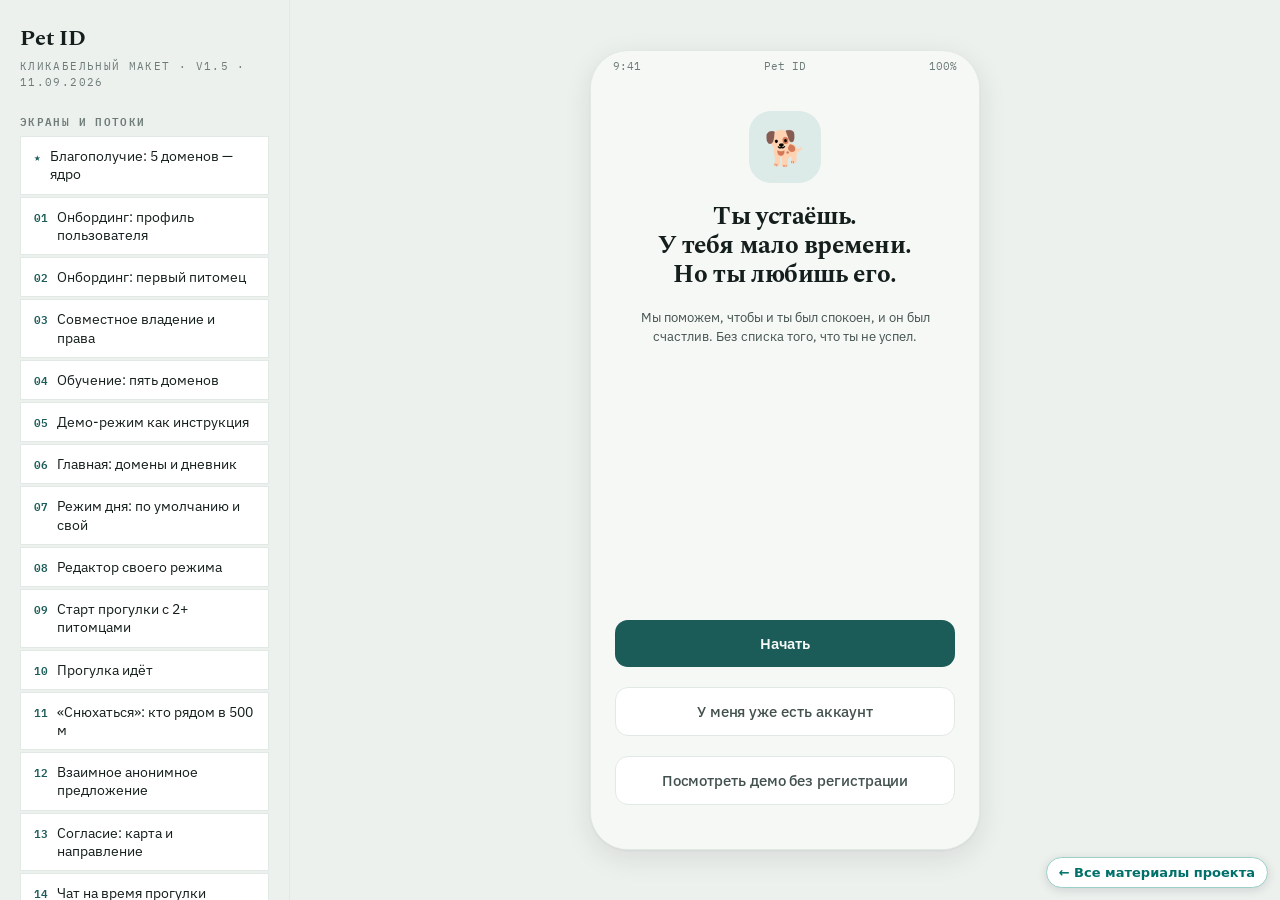
<file: design/maket-pet-id-v15.html>
<!doctype html>
<html lang="ru">
<head>
<meta charset="utf-8">
<meta name="viewport" content="width=device-width, initial-scale=1">
<title>Pet ID — макет v1.5</title>
<meta name="description" content="Кликабельный мобильный макет Pet ID, версия 1.5: 61 экран, ядро — пять доменов благополучия.">
<meta name="color-scheme" content="light dark">
<style>
  html{color-scheme:light dark}
  body{margin:0;font:14px/1.5 system-ui,-apple-system,"Segoe UI",Roboto,sans-serif}
  img{max-width:100%}
  [hidden]{display:none!important}
</style>
</head>
<body>
<!-- Ссылка на сводную страницу материалов (design/index.html). -->
<style>
.hub-back{position:fixed; right:12px; bottom:12px; z-index:2147483000; display:inline-flex; align-items:center; gap:6px;
  padding:8px 12px; border-radius:999px; font:600 13px/1 system-ui,-apple-system,"Segoe UI",Roboto,sans-serif;
  text-decoration:none; background:#FFFFFF; color:#00706A; border:1px solid #9CCFC8; box-shadow:0 2px 10px rgba(24,36,42,.15)}
.hub-back:hover{background:#DBEDEA}
@media (prefers-color-scheme: dark){ :root:not([data-theme="light"]) .hub-back{background:#141E22; color:#52C0B1; border-color:#2E6660} }
:root[data-theme="dark"] .hub-back{background:#141E22; color:#52C0B1; border-color:#2E6660}
@media print{ .hub-back{display:none} }
</style>
<a class="hub-back" href="index.html">← Все материалы проекта</a>

<link rel="preconnect" href="https://fonts.googleapis.com">
<link rel="preconnect" href="https://fonts.gstatic.com" crossorigin>
<link rel="stylesheet" href="https://fonts.googleapis.com/css2?family=IBM+Plex+Mono:wght@400;500;600&family=IBM+Plex+Sans:wght@400;500;600;700&family=Spectral:wght@600;700&display=swap">

<style>
:root{
  --page:#EDF1EE; --ink:#141E1C; --ink2:#43514E; --muted:#78878300;
  --app-bg:#F6F8F6; --card:#FFFFFF; --line:#E2E9E5; --line2:#EDF2EF;
  --sub:#6E7C78;
  --accent:#1B5C58; --accent2:#2E8A83; --accent-s:#DCEAE8;
  --ok:#2A6E43; --ok-s:#DDEEE2;
  --warn:#8A5D07; --warn-s:#FBEED6;
  --alarm:#A32C1F; --alarm-s:#FBE1DC;
  --gold:#8A6A0B;
  --shadow:0 1px 2px rgba(20,30,28,.05), 0 8px 28px rgba(20,30,28,.10);
  --e1:#003D39; --e2:#005A54; --e3:#00786F; --e4:#3D9C93; --e5:#77BDB5; --e6:#B2D8D3;
  --src:#00907E; --d5:#7A4FB0; --d5-s:#EDE6F7;
  --s1:#005A54; --s2:#00786F; --s3:#3D9C93; --s4:#77BDB5;
}
@media (prefers-color-scheme: dark){:root:not([data-theme="light"]){
  --page:#0B100F; --ink:#E6EDEA; --ink2:#B6C3BF;
  --app-bg:#111917; --card:#18211F; --line:#26312E; --line2:#1E2725;
  --sub:#87958F;
  --accent:#6FB5AD; --accent2:#4E9A93; --accent-s:#18302D;
  --ok:#77B387; --ok-s:#17281D;
  --warn:#D9A441; --warn-s:#2C2517;
  --alarm:#E08578; --alarm-s:#2F1B18;
  --gold:#D9B24A;
  --e1:#9FDDD4; --e2:#6FC4BA; --e3:#46A79D; --e4:#2A867E; --e5:#1B655F; --e6:#124A45;
  --src:#2FA79B; --d5:#9F7BD4; --d5-s:#241C33;
  --s1:#9FDDD4; --s2:#6FC4BA; --s3:#46A79D; --s4:#2A867E;
  --shadow:0 1px 2px rgba(0,0,0,.5), 0 8px 28px rgba(0,0,0,.55);}}
:root[data-theme="dark"]{
  --page:#0B100F; --ink:#E6EDEA; --ink2:#B6C3BF;
  --app-bg:#111917; --card:#18211F; --line:#26312E; --line2:#1E2725;
  --sub:#87958F;
  --accent:#6FB5AD; --accent2:#4E9A93; --accent-s:#18302D;
  --ok:#77B387; --ok-s:#17281D;
  --warn:#D9A441; --warn-s:#2C2517;
  --alarm:#E08578; --alarm-s:#2F1B18;
  --gold:#D9B24A;
  --e1:#9FDDD4; --e2:#6FC4BA; --e3:#46A79D; --e4:#2A867E; --e5:#1B655F; --e6:#124A45;
  --src:#2FA79B; --d5:#9F7BD4; --d5-s:#241C33;
  --s1:#9FDDD4; --s2:#6FC4BA; --s3:#46A79D; --s4:#2A867E;
  --shadow:0 1px 2px rgba(0,0,0,.5), 0 8px 28px rgba(0,0,0,.55);}

*{box-sizing:border-box;-webkit-tap-highlight-color:transparent}
html,body{margin:0;height:100%}
body{background:var(--page);color:var(--ink);
  font-family:"IBM Plex Sans",-apple-system,BlinkMacSystemFont,"Segoe UI",Roboto,sans-serif;
  font-size:16px;line-height:1.5;-webkit-font-smoothing:antialiased;
  display:flex;min-height:100vh}

/* ---------- панель сценариев ---------- */
.side{width:290px;flex:none;padding:22px 20px 40px;border-right:1px solid var(--line);
  overflow:auto;background:var(--page)}
.side h1{font-family:Spectral,Georgia,serif;font-size:22px;margin:0 0 4px;letter-spacing:-.01em}
.side .sub{font-family:"IBM Plex Mono",ui-monospace,monospace;font-size:10.5px;
  letter-spacing:.13em;text-transform:uppercase;color:var(--sub);margin:0 0 20px}
.side h2{font-family:"IBM Plex Mono",ui-monospace,monospace;font-size:10.5px;
  letter-spacing:.13em;text-transform:uppercase;color:var(--sub);margin:22px 0 8px;font-weight:600}
.scn{display:flex;flex-direction:column;gap:2px}
.scn button{appearance:none;border:1px solid var(--line);background:var(--card);color:var(--ink);
  cursor:pointer;text-align:left;padding:10px 13px;font-size:13.5px;line-height:1.35;
  display:flex;gap:9px;align-items:flex-start;font-family:inherit}
.scn button:hover{border-color:var(--accent);color:var(--accent)}
.scn button:focus-visible{outline:2px solid var(--accent);outline-offset:2px}
.scn button b{font-family:"IBM Plex Mono",ui-monospace,monospace;font-size:11px;color:var(--accent);
  flex:none;padding-top:2px;font-weight:600}
.side p.note{font-size:12.5px;color:var(--sub);line-height:1.45;margin:18px 0 0}

/* ---------- сцена ---------- */
.stage{flex:1;display:flex;align-items:center;justify-content:center;padding:28px 20px}
.phone{width:390px;height:800px;max-height:calc(100vh - 56px);
  background:var(--app-bg);border-radius:38px;box-shadow:var(--shadow);
  border:1px solid var(--line);position:relative;overflow:hidden;display:flex;flex-direction:column}
.notch{height:30px;flex:none;display:flex;align-items:center;justify-content:space-between;
  padding:0 22px;font-family:"IBM Plex Mono",ui-monospace,monospace;font-size:11px;color:var(--sub)}
.viewport{flex:1;position:relative;overflow:hidden}

.screen{position:absolute;inset:0;overflow-y:auto;overflow-x:hidden;
  background:var(--app-bg);display:none;flex-direction:column;
  padding:0 0 14px}
.screen.on{display:flex}
.screen.enter{animation:slideIn .26s cubic-bezier(.32,.72,0,1)}
.screen.enter-back{animation:slideBack .26s cubic-bezier(.32,.72,0,1)}
@keyframes slideIn{from{transform:translateX(26%);opacity:.4}to{transform:none;opacity:1}}
@keyframes slideBack{from{transform:translateX(-18%);opacity:.4}to{transform:none;opacity:1}}
@media (prefers-reduced-motion:reduce){.screen.enter,.screen.enter-back{animation:none}}

.hd{position:sticky;top:0;z-index:5;background:var(--app-bg);padding:10px 18px 10px;
  display:flex;align-items:center;gap:11px;border-bottom:1px solid var(--line2)}
.hd .bk{appearance:none;border:0;background:transparent;color:var(--accent);cursor:pointer;
  font-size:21px;line-height:1;padding:2px 4px 4px;margin-left:-4px;font-family:inherit}
.hd h3{margin:0;font-size:16.5px;font-weight:600;flex:1;letter-spacing:-.01em}
.hd .act{font-family:"IBM Plex Mono",ui-monospace,monospace;font-size:11px;color:var(--accent);
  cursor:pointer;background:none;border:0;letter-spacing:.06em;text-transform:uppercase}
.body{padding:16px 18px 82px;display:flex;flex-direction:column;gap:14px}

h4{margin:0;font-size:15.5px;font-weight:600;letter-spacing:-.005em}
p{margin:0;font-size:14.5px;line-height:1.5}
.small{font-size:13px;color:var(--ink2);line-height:1.45}
.mono{font-family:"IBM Plex Mono",ui-monospace,monospace;font-size:11px;
  letter-spacing:.1em;text-transform:uppercase;color:var(--sub)}
.big{font-family:Spectral,Georgia,serif;font-size:25px;line-height:1.15;font-weight:700;letter-spacing:-.015em}

.card{background:var(--card);border:1px solid var(--line);border-radius:16px;padding:15px 16px;
  display:flex;flex-direction:column;gap:10px}
.card.flat{border-radius:14px;padding:13px 14px;gap:7px}
.card.tint{background:var(--accent-s);border-color:transparent}
.card.okt{background:var(--ok-s);border-color:transparent}
.card.warnt{background:var(--warn-s);border-color:transparent}
.card.alarmt{background:var(--alarm-s);border-color:transparent}

.btn{appearance:none;border:0;border-radius:13px;background:var(--accent);color:var(--app-bg);
  font-family:inherit;font-size:15px;font-weight:600;padding:14px 18px;cursor:pointer;
  text-align:center;display:block;width:100%;letter-spacing:-.005em}
.btn:active{transform:translateY(1px)}
.btn.ghost{background:transparent;color:var(--accent);border:1.5px solid var(--accent)}
.btn.quiet{background:var(--card);color:var(--ink2);border:1px solid var(--line);font-weight:500}
.btn.alarm{background:var(--alarm);color:#fff}
.btn.sm{padding:10px 14px;font-size:13.5px;border-radius:11px}
.btn:focus-visible{outline:2px solid var(--accent);outline-offset:2px}

.row{display:flex;align-items:center;gap:12px}
.row.between{justify-content:space-between}
.av{width:46px;height:46px;border-radius:14px;background:var(--accent-s);color:var(--accent);
  display:grid;place-items:center;font-size:22px;flex:none}
.av.lg{width:72px;height:72px;border-radius:22px;font-size:34px}
.pill{font-family:"IBM Plex Mono",ui-monospace,monospace;font-size:10px;letter-spacing:.07em;
  text-transform:uppercase;padding:3px 8px;border-radius:20px;background:var(--accent-s);
  color:var(--accent);white-space:nowrap;font-weight:600}
.pill.ok{background:var(--ok-s);color:var(--ok)}
.pill.warn{background:var(--warn-s);color:var(--warn)}
.pill.alarm{background:var(--alarm-s);color:var(--alarm)}
.pill.gold{background:var(--warn-s);color:var(--gold)}

/* кольцо достаточности */
.ring{display:flex;flex-direction:column;align-items:center;gap:6px;padding:6px 0 2px}
.ring svg{transform:rotate(-90deg)}
.ring .rv{font-family:"IBM Plex Mono",ui-monospace,monospace;font-size:34px;font-weight:600;
  fill:var(--ink);transform:rotate(90deg);transform-origin:center}
.ringwrap{position:relative;width:172px;height:172px}
.ringtxt{position:absolute;inset:0;display:grid;place-items:center;text-align:center}
.ringtxt b{display:block;font-family:"IBM Plex Mono",ui-monospace,monospace;
  font-size:38px;font-weight:600;line-height:1;color:var(--accent);font-variant-numeric:tabular-nums}
.ringtxt span{display:block;font-size:12px;color:var(--sub);margin-top:5px;
  font-family:"IBM Plex Mono",ui-monospace,monospace;letter-spacing:.08em;text-transform:uppercase}

.tasks{display:flex;flex-direction:column;gap:2px}
.task{display:flex;gap:11px;align-items:flex-start;background:var(--card);
  border:1px solid var(--line);padding:12px 14px;border-radius:13px;cursor:pointer}
.task .ck{width:21px;height:21px;border-radius:7px;border:1.5px solid var(--line);flex:none;
  display:grid;place-items:center;font-size:12px;color:transparent;margin-top:1px}
.task.done .ck{background:var(--ok);border-color:var(--ok);color:#fff}
.task.done .tt{color:var(--sub);text-decoration:line-through}
.task .tt{font-size:14.5px;line-height:1.35;flex:1}
.task .tm{font-family:"IBM Plex Mono",ui-monospace,monospace;font-size:11px;color:var(--sub);flex:none}

.stats{display:grid;grid-template-columns:repeat(3,1fr);gap:2px}
.stats>div{background:var(--card);border:1px solid var(--line);padding:11px 12px;border-radius:12px}
.stats b{display:block;font-family:"IBM Plex Mono",ui-monospace,monospace;font-size:19px;
  font-weight:600;color:var(--ink);font-variant-numeric:tabular-nums}
.stats span{display:block;font-size:11.5px;color:var(--sub);margin-top:2px;line-height:1.25}

.list{display:flex;flex-direction:column;gap:2px}
.li{background:var(--card);border:1px solid var(--line);border-radius:13px;padding:12px 14px;
  display:flex;gap:12px;align-items:center;cursor:pointer}
.li .ic{width:36px;height:36px;border-radius:11px;background:var(--accent-s);color:var(--accent);
  display:grid;place-items:center;font-size:17px;flex:none}
.li .tx{flex:1;min-width:0}
.li .tx b{display:block;font-size:14.5px;font-weight:600;line-height:1.3}
.li .tx span{display:block;font-size:12.5px;color:var(--sub);line-height:1.35;margin-top:1px}
.li .rt{font-family:"IBM Plex Mono",ui-monospace,monospace;font-size:12px;color:var(--sub);flex:none}

.fields{display:flex;flex-direction:column;gap:2px}
.fld{background:var(--card);border:1px solid var(--line);border-radius:12px;padding:10px 14px}
.fld label{display:block;font-family:"IBM Plex Mono",ui-monospace,monospace;font-size:10px;
  letter-spacing:.09em;text-transform:uppercase;color:var(--sub);margin-bottom:2px}
.fld .v{font-size:15px}
.fld .v.ph{color:var(--sub)}

/* карта */
.mapwrap{position:relative;height:290px;border-radius:16px;overflow:hidden;border:1px solid var(--line)}
.mapwrap svg{display:block;width:100%;height:100%}
.mapleg{display:flex;gap:14px;flex-wrap:wrap;font-size:11.5px;color:var(--sub);
  font-family:"IBM Plex Mono",ui-monospace,monospace}
.mapleg i{display:inline-block;width:9px;height:9px;border-radius:50%;margin-right:5px;vertical-align:0}

/* таббар */
.tabbar{flex:none;display:grid;grid-template-columns:repeat(5,1fr);border-top:1px solid var(--line);
  background:var(--card);padding:6px 4px 10px}
.tabbar button{appearance:none;border:0;background:transparent;cursor:pointer;
  display:flex;flex-direction:column;align-items:center;gap:3px;padding:5px 2px;
  font-family:inherit;font-size:10.5px;color:var(--sub);line-height:1.2}
.tabbar button svg{width:21px;height:21px;display:block}
.tabbar button[aria-current="true"]{color:var(--accent);font-weight:600}
.tabbar button:focus-visible{outline:2px solid var(--accent);outline-offset:-2px;border-radius:8px}

.sos-fab{position:absolute;right:14px;bottom:84px;z-index:8;
  background:var(--alarm);color:#fff;border:0;border-radius:50%;width:52px;height:52px;
  font-size:10.5px;font-weight:700;cursor:pointer;font-family:"IBM Plex Mono",ui-monospace,monospace;
  letter-spacing:.04em;box-shadow:0 6px 18px rgba(163,44,31,.35);
  transition:opacity .18s ease, transform .18s ease}
.sos-fab.hid{opacity:0;transform:scale(.8);pointer-events:none}

.web{background:#fff;color:#141E1C;min-height:100%}
.web .wtop{background:var(--accent);color:#fff;padding:16px 18px}
.web .wtop b{font-family:Spectral,Georgia,serif;font-size:19px}
.web .wtop span{display:block;font-family:"IBM Plex Mono",ui-monospace,monospace;
  font-size:10.5px;letter-spacing:.12em;text-transform:uppercase;opacity:.85;margin-top:3px}
.web .wb{padding:18px}
.web .wcard{border:1px solid #E2E9E5;border-radius:16px;padding:16px;margin-bottom:12px;background:#fff}
.web .wmsg{background:#DCEAE8;border-radius:14px;padding:14px 16px;font-family:Spectral,Georgia,serif;
  font-size:17px;line-height:1.4;color:#14322F;margin-bottom:12px}
.web .wnote{font-size:12px;color:#6E7C78;line-height:1.45}

.ach{display:grid;grid-template-columns:repeat(4,1fr);gap:8px}
.ach div{aspect-ratio:1;border-radius:14px;background:var(--card);border:1px solid var(--line);
  display:grid;place-items:center;font-size:22px;position:relative}
.ach div.got{background:var(--warn-s);border-color:transparent}
.ach div.lock{opacity:.35}

.prog{height:7px;background:var(--line);border-radius:6px;overflow:hidden}
.prog i{display:block;height:100%;background:var(--accent);border-radius:6px}

/* --- календарь-сетка --- */
.cgrid{display:grid;grid-template-columns:repeat(7,1fr);gap:3px}
.cgrid .wd{font-family:"IBM Plex Mono",ui-monospace,monospace;font-size:9.5px;color:var(--sub);
  text-align:center;padding:2px 0 4px}
.cgrid .day{aspect-ratio:1;border-radius:9px;background:var(--card);border:1px solid var(--line);
  display:flex;flex-direction:column;align-items:center;justify-content:center;gap:3px;cursor:pointer;
  font-family:"IBM Plex Mono",ui-monospace,monospace;font-size:12.5px;color:var(--ink)}
.cgrid .day.out{opacity:.32}
.cgrid .day.today{border-color:var(--accent);background:var(--accent-s);color:var(--accent);font-weight:600}
.cgrid .day .dots{display:flex;gap:2px;height:5px}
.cgrid .day .dots i{width:5px;height:5px;border-radius:50%;display:block}
.cgrid .day.heat{background:var(--warn-s);border-color:transparent}

/* --- статусы --- */
.stat{display:flex;align-items:center;gap:11px;background:var(--card);border:1px solid var(--line);
  border-radius:13px;padding:11px 14px}
.stat .si{width:32px;height:32px;border-radius:10px;display:grid;place-items:center;font-size:15px;flex:none}
.stat .st{flex:1;min-width:0}
.stat .st b{display:block;font-size:14.5px;font-weight:600}
.stat .st span{display:block;font-size:12.5px;color:var(--sub);line-height:1.35;margin-top:1px}
.si.heat{background:var(--warn-s)} .si.aggr{background:var(--alarm-s)} .si.friend{background:var(--ok-s)}
.si.hero{background:var(--d5-s)}
.stat .sv{font-family:"IBM Plex Mono",ui-monospace,monospace;font-size:13px;color:var(--ink2);flex:none}
.stat > .sw{flex:none}
.stat > .btn{flex:none;width:auto;padding:7px 12px;white-space:nowrap}

/* --- рядом на прогулке --- */
.near{display:flex;align-items:center;gap:11px;background:var(--card);border:1px solid var(--line);
  border-radius:13px;padding:11px 13px}
.near .na{width:38px;height:38px;border-radius:12px;background:var(--accent-s);display:grid;
  place-items:center;font-size:18px;flex:none}
.near .nt{flex:1;min-width:0}
.near .nt b{display:block;font-size:14px;font-weight:600}
.near .nt span{display:block;font-size:12px;color:var(--sub);margin-top:1px}
.near .nd{font-family:"IBM Plex Mono",ui-monospace,monospace;font-size:11.5px;color:var(--sub);
  text-align:right;flex:none}

/* --- чат --- */
.chat{display:flex;flex-direction:column;gap:7px}
.bub{max-width:78%;padding:9px 13px;border-radius:15px;font-size:14.5px;line-height:1.4}
.bub.them{background:var(--card);border:1px solid var(--line);border-bottom-left-radius:5px;align-self:flex-start}
.bub.me{background:var(--accent);color:var(--app-bg);border-bottom-right-radius:5px;align-self:flex-end}
.bub .t{display:block;font-family:"IBM Plex Mono",ui-monospace,monospace;font-size:9.5px;
  opacity:.6;margin-top:3px}
.chatbar{display:flex;gap:8px;align-items:center;background:var(--card);border:1px solid var(--line);
  border-radius:22px;padding:8px 8px 8px 15px}
.chatbar .ph{flex:1;font-size:14px;color:var(--sub)}
.chatbar button{appearance:none;border:0;background:var(--accent);color:var(--app-bg);width:34px;
  height:34px;border-radius:50%;cursor:pointer;font-size:15px}

/* --- маршруты --- */
.route{background:var(--card);border:1px solid var(--line);border-radius:14px;overflow:hidden;cursor:pointer}
.route .rmap{height:96px;background:var(--surface-2,var(--line2))}
.route .rb{padding:12px 14px;display:flex;flex-direction:column;gap:7px}
.route .rt{display:flex;align-items:center;gap:8px;justify-content:space-between}
.route .rt b{font-size:15px;font-weight:600}
.route .rm{display:flex;gap:14px;font-family:"IBM Plex Mono",ui-monospace,monospace;
  font-size:11.5px;color:var(--sub)}

/* --- документы --- */
.doc{display:flex;align-items:center;gap:11px;background:var(--card);border:1px solid var(--line);
  border-radius:12px;padding:10px 13px;cursor:pointer}
.doc .dic{width:34px;height:44px;border-radius:5px;background:var(--accent-s);color:var(--accent);
  display:grid;place-items:center;font-size:15px;flex:none;border:1px solid var(--line)}
.doc .dtx{flex:1;min-width:0}
.doc .dtx b{display:block;font-size:14px;font-weight:600}
.doc .dtx span{display:block;font-size:12px;color:var(--sub);margin-top:1px}

/* --- триаж и консультации (v1.5) --- */
.triage{display:flex;gap:11px;align-items:flex-start;border-radius:13px;padding:12px 14px;
  border:1px solid transparent}
.triage.now{background:var(--alarm-s);border-color:var(--alarm)}
.triage.today{background:var(--warn-s)}
.triage.plan{background:var(--accent-s)}
.triage.watch{background:var(--card);border-color:var(--line)}
.triage .ti{width:30px;height:30px;border-radius:9px;display:grid;place-items:center;
  font-size:15px;flex:none;background:rgba(255,255,255,.55)}
.triage .tt{flex:1;min-width:0}
.triage .tt b{display:block;font-size:14.5px;font-weight:600}
.triage .tt span{display:block;font-size:12.5px;color:var(--sub);margin-top:2px;line-height:1.35}
.triage.now .tt b{color:var(--alarm)}
.vet{display:flex;align-items:center;gap:11px;background:var(--card);border:1px solid var(--line);
  border-radius:13px;padding:11px 13px;cursor:pointer}
.vet .va{width:42px;height:42px;border-radius:13px;background:var(--accent-s);display:grid;
  place-items:center;font-size:19px;flex:none}
.vet .vt{flex:1;min-width:0}
.vet .vt b{display:block;font-size:14.5px;font-weight:600}
.vet .vt span{display:block;font-size:12.5px;color:var(--sub);margin-top:1px}
.vet .vp{font-family:"IBM Plex Mono",ui-monospace,monospace;font-size:12px;color:var(--ink2);
  text-align:right;flex:none}
.vet .vp em{display:block;font-style:normal;font-size:10px;color:var(--ok);margin-top:2px}
.refbig{background:var(--accent-s);border-radius:16px;padding:18px;text-align:center}
.refbig .code{font-family:"IBM Plex Mono",ui-monospace,monospace;font-size:23px;font-weight:600;
  letter-spacing:.12em;color:var(--accent);margin:8px 0 4px}
.steps3{display:flex;gap:0;margin:4px 0}
.steps3 div{flex:1;text-align:center;position:relative;padding:0 4px}
.steps3 div b{display:grid;place-items:center;width:26px;height:26px;border-radius:50%;
  background:var(--accent);color:var(--app-bg);font-size:12px;margin:0 auto 7px;
  position:relative;z-index:1;
  font-family:"IBM Plex Mono",ui-monospace,monospace}
.steps3 div span{display:block;font-size:12px;color:var(--ink2);line-height:1.35}
.steps3{position:relative}
.steps3::before{content:"";position:absolute;top:13px;left:17%;right:17%;height:1px;
  background:var(--line);z-index:0}
.steps3 div{z-index:1}

/* --- камеры, поведение, рекомендации (v1.4) --- */
.cams{display:grid;grid-template-columns:1fr 1fr;gap:9px}
.cam{background:var(--card);border:1px solid var(--line);border-radius:13px;overflow:hidden;cursor:pointer}
.cam .cv{height:82px;background:var(--line2);display:grid;place-items:center;font-size:22px;position:relative}
.cam .cv .lv{position:absolute;top:6px;left:6px;font-family:"IBM Plex Mono",ui-monospace,monospace;
  font-size:8.5px;letter-spacing:.06em;background:var(--alarm);color:#fff;border-radius:4px;padding:2px 5px}
.cam .cb{padding:8px 10px}
.cam .cb b{display:block;font-size:13px;font-weight:600}
.cam .cb span{display:block;font-size:11px;color:var(--sub);margin-top:1px}
.beh{display:flex;flex-direction:column;gap:8px}
.behrow{display:flex;align-items:center;gap:9px}
.behrow .bl{width:78px;font-size:12px;color:var(--sub);flex:none}
.behrow .bt{flex:1;height:16px;border-radius:5px;background:var(--line2);position:relative;overflow:hidden}
.behrow .bt i{position:absolute;top:0;bottom:0;display:block;border-radius:4px}
.behrow .bv{width:56px;text-align:right;white-space:nowrap;font-family:"IBM Plex Mono",ui-monospace,monospace;
  font-size:11px;color:var(--ink2);flex:none}
.rec{background:var(--card);border:1px solid var(--line);border-radius:13px;padding:12px 13px;
  display:flex;flex-direction:column;gap:7px}
.rec .rh{display:flex;align-items:center;gap:9px}
.rec .rh .av{width:32px;height:32px;font-size:14px}
.rec .rh b{font-size:14px;font-weight:600;display:block}
.rec .rh span{font-size:11.5px;color:var(--sub);display:block}
.rec p{font-size:13.5px;line-height:1.45;margin:0}
.rec .rf{display:flex;gap:6px;flex-wrap:wrap}

/* --- пять доменов --- */
.dstrip{display:grid;grid-template-columns:repeat(4,1fr) 14px 1.25fr;gap:6px;align-items:end}
.dstrip .dcol{display:flex;flex-direction:column;align-items:center;gap:5px}
.dstrip .dbar{width:100%;height:52px;background:var(--line2);border-radius:7px;
  position:relative;overflow:hidden}
.dstrip .dbar i{position:absolute;left:0;right:0;bottom:0;border-radius:7px}
.dstrip .dlab{font-size:9.5px;color:var(--sub);text-align:center;line-height:1.15;
  font-family:"IBM Plex Mono",ui-monospace,monospace;letter-spacing:.02em}
.dstrip .dpct{font-family:"IBM Plex Mono",ui-monospace,monospace;font-size:11px;
  font-weight:600;color:var(--ink2);font-variant-numeric:tabular-nums}
.dstrip .arrow{display:grid;place-items:center;height:52px;color:var(--sub);font-size:15px}
.dstrip .res{background:var(--d5-s);border-radius:9px;height:52px;display:grid;place-items:center;
  border:1px solid transparent}
.dstrip .res b{font-family:"IBM Plex Mono",ui-monospace,monospace;font-size:19px;font-weight:600;
  color:var(--d5);font-variant-numeric:tabular-nums;line-height:1}
.dstrip .res span{display:block;font-size:9px;color:var(--d5);text-align:center;margin-top:2px;
  font-family:"IBM Plex Mono",ui-monospace,monospace;letter-spacing:.05em}

.dcard{background:var(--card);border:1px solid var(--line);border-radius:14px;padding:13px 15px;
  display:flex;flex-direction:column;gap:8px}
.dcard .dh{display:flex;align-items:center;gap:10px}
.dcard .dn{width:26px;height:26px;border-radius:8px;display:grid;place-items:center;flex:none;
  font-family:"IBM Plex Mono",ui-monospace,monospace;font-size:11px;font-weight:600;color:#fff}
.dcard .dt{flex:1;font-size:14.5px;font-weight:600}
.dcard .dv{font-family:"IBM Plex Mono",ui-monospace,monospace;font-size:15px;font-weight:600;
  font-variant-numeric:tabular-nums}
.dcard .line{height:6px;background:var(--line2);border-radius:5px;overflow:hidden}
.dcard .line i{display:block;height:100%;border-radius:5px}
.affects{display:flex;flex-wrap:wrap;gap:5px}
.aff{font-size:11.5px;padding:3px 9px;border-radius:20px;background:var(--d5-s);color:var(--d5);
  font-weight:500}
.aff.neg{background:var(--warn-s);color:var(--warn)}
.d5card{background:var(--d5-s);border:1px solid transparent;border-radius:16px;padding:16px;
  display:flex;flex-direction:column;gap:11px}
.d5card .big{color:var(--d5)}

/* --- галерея --- */
.gal{display:grid;grid-template-columns:repeat(3,1fr);gap:4px}
.gal div{aspect-ratio:1;border-radius:10px;background:var(--accent-s);display:grid;place-items:center;
  font-size:26px;position:relative;overflow:hidden}
.gal div.wide{grid-column:span 2;aspect-ratio:2/1}
.gal .cap{position:absolute;left:0;right:0;bottom:0;padding:4px 6px;font-size:9.5px;
  background:linear-gradient(transparent,rgba(0,0,0,.45));color:#fff;
  font-family:"IBM Plex Mono",ui-monospace,monospace}

/* --- переключатель питомца --- */
.petsw{display:flex;gap:6px;overflow-x:auto;padding:2px 0 4px;scrollbar-width:none}
.petsw::-webkit-scrollbar{display:none}
.petsw button{appearance:none;border:1px solid var(--line);background:var(--card);cursor:pointer;
  border-radius:22px;padding:6px 13px 6px 6px;display:flex;align-items:center;gap:8px;
  font-family:inherit;font-size:13.5px;color:var(--ink);white-space:nowrap}
.petsw button .a{width:26px;height:26px;border-radius:50%;background:var(--accent-s);
  display:grid;place-items:center;font-size:14px}
.petsw button[aria-pressed="true"]{border-color:var(--accent);background:var(--accent-s);
  color:var(--accent);font-weight:600}
.petsw button.add{color:var(--sub);padding:6px 13px}

/* --- настройка напоминаний --- */
.seg{display:flex;gap:2px;background:var(--line2);border-radius:11px;padding:3px}
.seg button{flex:1;appearance:none;border:0;background:transparent;cursor:pointer;
  font-family:"IBM Plex Mono",ui-monospace,monospace;font-size:11.5px;padding:7px 4px;
  border-radius:9px;color:var(--sub)}
.seg button[aria-pressed="true"]{background:var(--card);color:var(--accent);font-weight:600;
  box-shadow:0 1px 2px rgba(0,0,0,.06)}
.sw{width:42px;height:24px;border-radius:14px;background:var(--line);position:relative;flex:none;
  cursor:pointer;border:0;padding:0}
.sw i{position:absolute;top:3px;left:3px;width:18px;height:18px;border-radius:50%;background:var(--card);
  transition:transform .18s ease}
.sw[aria-pressed="true"]{background:var(--accent)}
.sw[aria-pressed="true"] i{transform:translateX(18px)}

/* экономика */
.stackbar{display:flex;gap:2px;height:16px;border-radius:6px;overflow:hidden;margin:2px 0 4px}
.stackbar i{display:block;height:100%}
.cats{display:flex;flex-direction:column;gap:2px}
.cat{display:grid;grid-template-columns:11px 1fr auto;gap:10px;align-items:center;
  background:var(--card);border:1px solid var(--line);border-radius:11px;padding:9px 13px}
.cat .sw{width:11px;height:11px;border-radius:3px}
.cat .cn{font-size:14px;line-height:1.3}
.cat .cn em{font-style:normal;display:block;font-size:11.5px;color:var(--sub);margin-top:1px}
.cat .cv{font-family:"IBM Plex Mono",ui-monospace,monospace;font-size:13.5px;font-weight:600;
  font-variant-numeric:tabular-nums;text-align:right;white-space:nowrap}
.money{font-family:"IBM Plex Mono",ui-monospace,monospace;font-variant-numeric:tabular-nums}
.hint{font-size:11.5px;color:var(--sub);font-family:"IBM Plex Mono",ui-monospace,monospace;
  line-height:1.45;padding:0 2px}

@media (max-width:980px){
  body{flex-direction:column}
  .side{width:100%;border-right:0;border-bottom:1px solid var(--line);padding:16px 16px 20px}
  .scn{display:grid;grid-template-columns:repeat(auto-fit,minmax(200px,1fr))}
  .stage{padding:16px 12px 28px}
  .phone{width:100%;max-width:420px;height:min(820px,calc(100vh - 40px))}
}
@media (max-width:520px){
  .phone{border-radius:0;border-left:0;border-right:0;height:calc(100vh - 40px);max-width:none}
  .stage{padding:0}
  .notch{display:none}
}
</style>

<aside class="side">
  <h1>Pet ID</h1>
  <p class="sub">Кликабельный макет · v1.5 · 11.09.2026</p>

  <h2>Экраны и потоки</h2>
  <div class="scn">
    <button data-go="wellbeing"><b>★</b><span>Благополучие: 5 доменов — ядро</span></button>
    <button data-go="onb0"><b>01</b><span>Онбординг: профиль пользователя</span></button>
    <button data-go="onb1"><b>02</b><span>Онбординг: первый питомец</span></button>
    <button data-go="onbshare"><b>03</b><span>Совместное владение и права</span></button>
    <button data-go="onbkb"><b>04</b><span>Обучение: пять доменов</span></button>
    <button data-go="demo"><b>05</b><span>Демо-режим как инструкция</span></button>
    <button data-go="home"><b>06</b><span>Главная: домены и дневник</span></button>
    <button data-go="plan"><b>07</b><span>Режим дня: по умолчанию и свой</span></button>
    <button data-go="planedit"><b>08</b><span>Редактор своего режима</span></button>
    <button data-go="walkstart"><b>09</b><span>Старт прогулки с 2+ питомцами</span></button>
    <button data-go="walk"><b>10</b><span>Прогулка идёт</span></button>
    <button data-go="sniff"><b>11</b><span>«Снюхаться»: кто рядом в 500 м</span></button>
    <button data-go="sniffreq"><b>12</b><span>Взаимное анонимное предложение</span></button>
    <button data-go="sniffmatch"><b>13</b><span>Согласие: карта и направление</span></button>
    <button data-go="sniffchat"><b>14</b><span>Чат на время прогулки</span></button>
    <button data-go="routes"><b>15</b><span>Маршруты и квесты без AR</span></button>
    <button data-go="walkend"><b>16</b><span>ИИ-отчёт после прогулки</span></button>
    <button data-go="status"><b>17</b><span>Публичные статусы и приватность</span></button>
    <button data-go="map"><b>18</b><span>Карта: статусы, места, алерты</span></button>
    <button data-go="pet"><b>19</b><span>Профиль: связи и совладение</span></button>
    <button data-go="recs"><b>20</b><span>Банк рекомендаций</span></button>
    <button data-go="gallery"><b>21</b><span>Галерея фотографий</span></button>
    <button data-go="health"><b>22</b><span>Карта здоровья: вручную или скан</span></button>
    <button data-go="docs"><b>23</b><span>Банк документов</span></button>
    <button data-go="docscan"><b>24</b><span>Сканирование документа</span></button>
    <button data-go="aichat"><b>25</b><span>ИИ-помощник: чат и оценка срочности · новое</span></button>
    <button data-go="telemed"><b>26</b><span>Телемедицина: выбор врача · новое</span></button>
    <button data-go="telemedcall"><b>27</b><span>Онлайн-приём: что видит врач · новое</span></button>
    <button data-go="insurance"><b>28</b><span>Страхование питомца</span></button>
    <button data-go="cams"><b>29</b><span>Камеры дома (партнёр)</span></button>
    <button data-go="behavior"><b>30</b><span>Анализ поведения по записям</span></button>
    <button data-go="kb"><b>31</b><span>База знаний</span></button>
    <button data-go="kbdomains"><b>32</b><span>Раздел «Пять доменов»</span></button>
    <button data-go="nutrition"><b>33</b><span>Питание: рацион и вес</span></button>
    <button data-go="tracker"><b>34</b><span>Трекер: живая карта и забор</span></button>
    <button data-go="notracker"><b>35</b><span>Вариант без трекера</span></button>
    <button data-go="qr"><b>36</b><span>QR-жетон → страница находки</span></button>
    <button data-go="sos"><b>37</b><span>Режим «Спасите»</span></button>
    <button data-go="heroes"><b>38</b><span>Команда Героев</span></button>
    <button data-go="partner"><b>39</b><span>Партнёр → взаимная оценка</span></button>
    <button data-go="cal"><b>40</b><span>Календарь месяцем</span></button>
    <button data-go="calset"><b>41</b><span>Напоминания: push и почта</span></button>
    <button data-go="events"><b>42</b><span>Лента событий и подписки</span></button>
    <button data-go="expert"><b>43</b><span>Экспертный совет: порода и город</span></button>
    <button data-go="feed"><b>44</b><span>Сообщество: публикации</span></button>
    <button data-go="course"><b>45</b><span>Курс новичка и ачивки</span></button>
    <button data-go="money"><b>46</b><span>Экономика: месяц и структура</span></button>
    <button data-go="tco"><b>47</b><span>Сколько стоит содержать питомца</span></button>
    <button data-go="owner"><b>48</b><span>Профиль владельца и аккаунт</span></button>
    <button data-go="referral"><b>49</b><span>Реферальная программа · новое</span></button>
    <button data-go="support"><b>50</b><span>Чат с поддержкой · новое</span></button>
    <button data-go="paywall"><b>51</b><span>Пейволл: обещание состояния</span></button>
  </div>

  <p class="note">Ядро версии — экран «Благополучие»: четыре домена-источника сводятся в пятый, психическое состояние. Вся активность из остальных разделов попадает туда. Данные вымышленные, суммы и проценты — оценка, не данные. Экран находки показан так, как его увидит посторонний — без приложения и без персональных данных владельца. Экран 36 показывает, что остаётся доступным пользователю без ошейника. В версии 1.5 добавлены помощник с оценкой срочности, телемедицина, поддержка и рефералы — помечены «новое».</p>
</aside>

<div class="stage">
<div class="phone">
  <div class="notch"><span>9:41</span><span>Pet ID</span><span>100%</span></div>
  <div class="viewport" id="vp">


  <!-- ОНБОРДИНГ 0 · ПРОФИЛЬ ПОЛЬЗОВАТЕЛЯ -->
  <section class="screen" id="s-onb0">
    <div class="hd"><button class="bk" data-back>‹</button><h3>Ваш профиль</h3><button class="act" data-go="onb2">Далее</button></div>
    <div class="body">
      <p class="small">Сначала о вас. Профиль владельца нужен, чтобы партнёры видели, с кем работают, а совладельцы понимали, кто что делает с питомцем.</p>
      <div class="card" style="align-items:center">
        <span class="av lg">👤</span>
        <button class="btn quiet sm">Загрузить фото</button>
      </div>
      <div class="fields">
        <div class="fld"><label>Имя</label><div class="v">Анна</div></div>
        <div class="fld"><label>Город</label><div class="v">Москва</div></div>
        <div class="fld"><label>Район</label><div class="v">Аэропорт · для карты и поиска рядом</div></div>
        <div class="fld"><label>Телефон</label><div class="v">+7 999 ··· ·· 41</div></div>
        <div class="fld"><label>Почта</label><div class="v ph">для напоминаний и документов</div></div>
      </div>
      <div class="card flat">
        <span class="mono">Опыт с животными</span>
        <div class="seg" role="group">
          <button aria-pressed="true">Первый питомец</button><button aria-pressed="false">Есть опыт</button>
          <button aria-pressed="false">Профессионал</button>
        </div>
        <p class="small">От этого зависит глубина подсказок и стартовый курс. Можно поменять позже.</p>
      </div>
      <div class="card flat">
        <div class="row between"><span class="small">Готов участвовать в поиске чужих питомцев</span>
          <button class="sw" aria-pressed="true" aria-label="Герой"><i></i></button></div>
        <p class="small" style="color:var(--sub)">Статус «Герой». Будете получать уведомления о пропажах рядом. Отключается в любой момент.</p>
      </div>
      <button class="btn" data-go="onb2">Дальше — питомец</button>
      <button class="btn quiet" data-go="demo">Сначала посмотреть демо</button>
    </div>
  </section>

  <!-- ОНБОРДИНГ · СОВМЕСТНОЕ ВЛАДЕНИЕ -->
  <section class="screen" id="s-onbshare">
    <div class="hd"><button class="bk" data-back>‹</button><h3>Кто заботится о Рексе</h3><button class="act" data-go="onbkb">Далее</button></div>
    <div class="body">
      <div class="card tint">
        <span class="mono">Совместное владение</span>
        <p class="small">У питомца может быть несколько человек, и это норма: семья, бывший партнёр, взрослые дети, ситтер. Каждый видит своё и отмечает своё — без путаницы «а ты покормил?».</p>
      </div>
      <div class="list">
        <div class="li"><span class="ic">👩</span><span class="tx"><b>Анна · вы</b><span>Владелец · полный доступ, платит подписку</span></span><span class="rt">✓</span></div>
        <div class="li"><span class="ic">👨</span><span class="tx"><b>Никита</b><span>Совладелец · полный доступ, кроме удаления профиля</span></span><span class="rt">›</span></div>
        <div class="li"><span class="ic">👵</span><span class="tx"><b>Мама</b><span>Помощник · отмечает прогулки и кормление, не видит документы</span></span><span class="rt">›</span></div>
        <div class="li"><span class="ic">🧑‍⚕️</span><span class="tx"><b>Ситтер на время отпуска</b><span>Гость · доступ до 14.09, только карточка и инструкции</span></span><span class="rt">›</span></div>
      </div>
      <div class="card flat">
        <span class="mono">Уровни доступа</span>
        <p class="small"><strong>Владелец</strong> — всё. <strong>Совладелец</strong> — всё, кроме удаления и смены владельца. <strong>Помощник</strong> — отметки об уходе, без документов и денег. <strong>Гость</strong> — только карточка, срок ограничен.</p>
      </div>
      <button class="btn ghost">Пригласить по ссылке</button>
      <button class="btn" data-go="onbkb">Дальше</button>
    </div>
  </section>

  <!-- ОНБОРДИНГ · ОБУЧЕНИЕ 5 ДОМЕНОВ -->
  <section class="screen" id="s-onbkb">
    <div class="hd"><button class="bk" data-back>‹</button><h3>Как мы считаем</h3><button class="act" data-go="home">Пропустить</button></div>
    <div class="body">
      <div class="big" style="font-size:23px">Благополучие — это не миска и не вольер</div>
      <p class="small">Мы работаем по модели пяти доменов. Четыре из них — то, что вы даёте: питание, среда, здоровье, поведение. Пятый — то, что питомец от этого <strong>переживает</strong>. Благополучие живёт только там.</p>
      <div class="card">
        <svg viewBox="0 0 320 140" role="img" aria-label="Четыре домена сходятся в пятый" style="width:100%;height:auto">
          <g font-family="IBM Plex Mono, monospace" font-size="9" fill="var(--sub)" text-anchor="middle">
            <text x="40" y="12">ПИТАНИЕ</text><text x="120" y="12">СРЕДА</text>
            <text x="200" y="12">ЗДОРОВЬЕ</text><text x="280" y="12">ПОВЕДЕНИЕ</text></g>
          <g><rect x="14" y="20" width="52" height="18" rx="6" fill="var(--s1)"/>
            <rect x="94" y="20" width="52" height="18" rx="6" fill="var(--s2)"/>
            <rect x="174" y="20" width="52" height="18" rx="6" fill="var(--s3)"/>
            <rect x="254" y="20" width="52" height="18" rx="6" fill="var(--s4)"/></g>
          <g fill="none" stroke="var(--line)" stroke-width="1.6">
            <path d="M40 40 C40 70 160 66 160 90"/><path d="M120 40 C120 72 160 68 160 90"/>
            <path d="M200 40 C200 72 160 68 160 90"/><path d="M280 40 C280 70 160 66 160 90"/></g>
          <rect x="108" y="90" width="104" height="32" rx="10" fill="var(--d5)"/>
          <text x="160" y="110" text-anchor="middle" font-family="IBM Plex Mono, monospace" font-size="11.5" font-weight="600" fill="#fff">ПСИХИКА</text>
        </svg>
      </div>
      <div class="card okt">
        <span class="mono">Что это значит на практике</span>
        <p class="small">Мы не будем говорить «вы мало гуляли». Мы скажем, какого переживания не хватило и чем его заменить, когда времени нет. Отсутствие страдания — ещё не благополучие: нужен положительный опыт.</p>
      </div>
      <div class="row" style="gap:8px">
        <button class="btn ghost sm" data-go="kbdomains">Подробнее о доменах</button>
        <button class="btn quiet sm" data-go="home">Понятно</button>
      </div>
    </div>
  </section>

  <!-- ДЕМО-РЕЖИМ -->
  <section class="screen" id="s-demo">
    <div class="hd"><button class="bk" data-back>‹</button><h3>Демо-режим</h3><button class="act" data-go="home">Выйти</button></div>
    <div class="body">
      <div class="card tint">
        <div class="row between"><span class="mono">Демо включено</span><span class="pill">данные вымышленные</span></div>
        <p class="small">Приложение заполнено примером: собака Рекс, кошка Муся, история за полгода. Ничего из этого не сохранится и не отправится никому.</p>
      </div>
      <span class="mono">Пройти по шагам</span>
      <div class="list">
        <div class="li" data-go="wellbeing"><span class="ic">1</span><span class="tx"><b>Как считается благополучие</b><span>Пять доменов и почему пятый главный</span></span><span class="rt">›</span></div>
        <div class="li" data-go="walkstart"><span class="ic">2</span><span class="tx"><b>Прогулка и знакомства</b><span>Запуск, «снюхаться», отчёт от ИИ</span></span><span class="rt">›</span></div>
        <div class="li" data-go="health"><span class="ic">3</span><span class="tx"><b>Карта здоровья и документы</b><span>Скан, процедуры, уход</span></span><span class="rt">›</span></div>
        <div class="li" data-go="status"><span class="ic">4</span><span class="tx"><b>Статусы на карте</b><span>Течка, зооагрессия, дружелюбие</span></span><span class="rt">›</span></div>
        <div class="li" data-go="notracker"><span class="ic">5</span><span class="tx"><b>Если трекера нет</b><span>Что работает без устройства</span></span><span class="rt">›</span></div>
      </div>
      <div class="card flat">
        <span class="mono">Подсказки поверх экранов</span>
        <div class="row between"><span class="small">Показывать пояснения при первом входе на экран</span>
          <button class="sw" aria-pressed="true" aria-label="Подсказки"><i></i></button></div>
      </div>
      <button class="btn" data-go="onb0">Завести свой профиль</button>
    </div>
  </section>

  <!-- 01 ОНБОРДИНГ -->
  <section class="screen on" id="s-onb1">
    <div class="body" style="justify-content:center;flex:1;text-align:center;gap:20px;padding:30px 24px">
      <div class="av lg" style="margin:0 auto">🐕</div>
      <div class="big">Ты устаёшь.<br>У тебя мало времени.<br>Но ты любишь его.</div>
      <p class="small" style="color:var(--ink2)">Мы поможем, чтобы и ты был спокоен, и он был счастлив. Без списка того, что ты не успел.</p>
      <div style="flex:1"></div>
      <button class="btn" data-go="onb0">Начать</button>
      <button class="btn quiet" data-go="home">У меня уже есть аккаунт</button>
      <button class="btn quiet" data-go="demo">Посмотреть демо без регистрации</button>
    </div>
  </section>

  <section class="screen" id="s-onb2">
    <div class="hd"><button class="bk" data-back>‹</button><h3>Кто у вас живёт</h3></div>
    <div class="body">
      <p class="small">От этого зависит, какую норму мы будем считать и что покажем в первую очередь.</p>
      <div class="list">
        <div class="li" data-go="onb3"><span class="ic">🐕</span><span class="tx"><b>Собака</b><span>Норма активности, прогулки, дрессировка</span></span><span class="rt">›</span></div>
        <div class="li" data-go="onb3"><span class="ic">🐈</span><span class="tx"><b>Кошка</b><span>Самовыгул, вес, поведение</span></span><span class="rt">›</span></div>
        <div class="li" data-go="onb3"><span class="ic">🐾</span><span class="tx"><b>Другой питомец</b><span>Базовый профиль и календарь</span></span><span class="rt">›</span></div>
      </div>
      <div class="card tint">
        <span class="mono">Первый питомец?</span>
        <p class="small">Включим короткий курс «Поздравляем, у вас будет питомец» и сами расставим события в календаре.</p>
      </div>
    </div>
  </section>

  <section class="screen" id="s-onb3">
    <div class="hd"><button class="bk" data-back>‹</button><h3>Профиль Рекса</h3><button class="act" data-go="onbshare">Далее</button></div>
    <div class="body">
      <div class="card tint">
        <div class="row"><span class="av">📷</span>
          <div><h4>Сфотографируйте ветпаспорт</h4><p class="small">Распознаем прививки и обработки, заполним карту сами</p></div></div>
        <button class="btn sm" data-go="onb3">Сканировать</button>
      </div>
      <div class="fields">
        <div class="fld"><label>Кличка</label><div class="v">Рекс</div></div>
        <div class="fld"><label>Порода</label><div class="v">Бордер-колли</div></div>
        <div class="fld"><label>Дата рождения</label><div class="v">14.03.2024 · 2 года 5 мес</div></div>
        <div class="fld"><label>Номер чипа · ISO 11784/11785</label><div class="v">643 094 100 214 887</div></div>
        <div class="fld"><label>Особенности</label><div class="v">Боится грозы · не любит крупных собак</div></div>
      </div>
      <div class="card flat">
        <div class="row between"><span class="mono">Кто ещё заботится</span><span class="pill">мультивладение</span></div>
        <div class="row"><span class="av" style="width:34px;height:34px;font-size:16px">👩</span>
          <div style="flex:1"><b style="font-size:14px">Анна</b><div class="small" style="color:var(--sub)">Полный доступ</div></div></div>
        <button class="btn quiet sm">+ Пригласить члена семьи</button>
      </div>
      <button class="btn" data-go="onbshare">Дальше — кто ещё заботится</button>
    </div>
  </section>

  <!-- 02 ГЛАВНАЯ -->
  <section class="screen" id="s-home">
    <div class="hd"><h3>Сегодня</h3><button class="act" data-go="paywall">Premium</button></div>
    <div class="body">
      <div class="petsw">
        <button aria-pressed="true"><span class="a">🐕</span>Рекс</button>
        <button aria-pressed="false"><span class="a">🐈</span>Муся</button>
        <button aria-pressed="false"><span class="a">🐕</span>Ника</button>
        <button class="add" data-go="onb2">+ Питомец</button>
      </div>

      <div class="card" data-go="wellbeing" style="cursor:pointer">
        <div class="row between"><span class="mono">Благополучие · 5 доменов</span><span class="pill">›</span></div>
        <div class="dstrip">
          <div class="dcol"><span class="dpct">92</span><div class="dbar"><i style="height:92%;background:var(--s1)"></i></div><span class="dlab">питание</span></div>
          <div class="dcol"><span class="dpct">78</span><div class="dbar"><i style="height:78%;background:var(--s2)"></i></div><span class="dlab">среда</span></div>
          <div class="dcol"><span class="dpct">85</span><div class="dbar"><i style="height:85%;background:var(--s3)"></i></div><span class="dlab">здоровье</span></div>
          <div class="dcol"><span class="dpct">71</span><div class="dbar"><i style="height:71%;background:var(--s4)"></i></div><span class="dlab">поведение</span></div>
          <div class="arrow">→</div>
          <div class="dcol"><span class="dpct" style="visibility:hidden">0</span><div class="res"><div><b>81</b><span>ПСИХИКА</span></div></div><span class="dlab">5-й домен</span></div>
        </div>
        <p class="small" style="color:var(--ink2)">Четыре домена — источники. Пятый не измеряется отдельно, он <strong>складывается из них</strong>. Сегодня просело поведение: мало самостоятельного выбора на прогулке.</p>
      </div>

      <div class="card">
        <div class="row between"><div class="row"><span class="av">🐕</span>
          <div><h4>Рекс</h4><div class="small" style="color:var(--sub)">Бордер-колли · 2 г 5 мес</div></div></div>
          <span class="pill ok">норма</span></div>
        <div class="ring">
          <div class="ringwrap">
            <svg width="172" height="172" viewBox="0 0 172 172" aria-hidden="true">
              <circle cx="86" cy="86" r="74" fill="none" stroke="var(--line)" stroke-width="13"/>
              <circle cx="86" cy="86" r="74" fill="none" stroke="var(--accent)" stroke-width="13"
                stroke-linecap="round" stroke-dasharray="465" stroke-dashoffset="60"/>
            </svg>
            <div class="ringtxt"><div><b>87%</b><span>достаточно</span></div></div>
          </div>
        </div>
        <p class="small" style="text-align:center;color:var(--ink2)">Сегодня из-за дождя вы гуляли 22 минуты, но добавили 10 минут поиска лакомств. Это эквивалент получасовой спокойной прогулки. <strong>Рекс будет спать спокойно.</strong></p>
      </div>

      <div class="stats">
        <div><b>3,8</b><span>км пройдено</span></div>
        <div><b>42</b><span>мин активности</span></div>
        <div><b>68</b><span>уд/мин покоя</span></div>
      </div>

      <div class="row between"><span class="mono">План на сегодня</span>
        <button class="act" data-go="plan">Сменить режим</button></div>
      <div class="row between" style="margin-top:-2px"><span class="small" style="color:var(--sub)">Режим «Работаю из дома» · по умолчанию для будних</span>
        <span class="pill">авто</span></div>
      <div class="tasks">
        <div class="task done"><span class="ck">✓</span><span class="tt">Утренняя прогулка с обнюхиванием</span><span class="tm">07:20</span></div>
        <div class="task done"><span class="ck">✓</span><span class="tt">Нюхательный коврик, 10 минут</span><span class="tm">14:00</span></div>
        <div class="task"><span class="ck">✓</span><span class="tt">Вечерняя игра дома, 15 минут</span><span class="tm">21:00</span></div>
        <div class="task"><span class="ck">✓</span><span class="tt">Обработка от клещей — заканчивается защита</span><span class="tm">завтра</span></div>
      </div>

      <div class="card" data-go="money" style="cursor:pointer">
        <div class="row between"><span class="mono">В этом месяце на Рекса</span><span class="pill">›</span></div>
        <div class="row between" style="align-items:flex-end">
          <div class="big money" style="font-size:26px">8 940 ₽</div>
          <span class="small" style="color:var(--sub)">медиана группы 8 400 ₽</span></div>
        <div class="stackbar">
          <i style="width:44%;background:var(--e1)"></i><i style="width:17%;background:var(--e2)"></i>
          <i style="width:13%;background:var(--e3)"></i><i style="width:11%;background:var(--e4)"></i>
          <i style="width:9%;background:var(--e5)"></i><i style="width:6%;background:var(--e6)"></i>
        </div>
        <p class="small">31% ушло в здоровье и профилактику — выше медианы. Корм закончится 14 сентября.</p>
      </div>

      <div class="card warnt">
        <div class="row between"><span class="mono">Батарея трекера</span><span class="pill warn">18%</span></div>
        <p class="small">Хватит примерно на сутки. Поставьте на зарядку сегодня вечером.</p>
      </div>

      <div class="card tint" data-go="aichat" style="cursor:pointer">
        <div class="row between"><span class="mono">✦ ИИ-помощник</span><span class="pill">›</span></div>
        <p class="small">«Рекс грыз плинтус два дня подряд около 15:00 — это не месть, а тревога разлуки. Вот что с этим делать.»</p>
      </div>

      <div class="card flat" data-go="routes" style="cursor:pointer">
        <div class="row between"><span class="mono">Маршрут на сегодня</span><span class="pill">3 варианта</span></div>
        <p class="small">«Круг у воды» — 2,4 км, новый для Рекса, обычно 1–2 встречи. Ещё 6 точек до ачивки «Знаток района».</p>
      </div>

      <div class="row" style="gap:8px">
        <button class="btn" style="flex:1" data-go="walkstart">Начать прогулку</button>
        <button class="btn quiet" style="flex:none;width:52px" data-go="status" aria-label="Статусы">🛡️</button>
      </div>
    </div>
  </section>



  <!-- АКТИВАЦИЯ ПРОГУЛКИ -->
  <section class="screen" id="s-walkstart">
    <div class="hd"><button class="bk" data-back>‹</button><h3>Начать прогулку</h3></div>
    <div class="body">
      <span class="mono">С кем идём</span>
      <div class="list">
        <div class="li"><span class="ic">🐕</span><span class="tx"><b>Рекс</b><span>Бордер-колли · норма 90 мин активности</span></span><span class="rt" style="color:var(--accent)">✓</span></div>
        <div class="li"><span class="ic">🐈</span><span class="tx"><b>Муся</b><span>Кошка · на шлейке, норма 20 мин</span></span><span class="rt" style="color:var(--accent)">✓</span></div>
        <div class="li"><span class="ic">🐕</span><span class="tx"><b>Ника</b><span>Такса · сука · норма 45 мин · сейчас течка</span></span><span class="rt" style="color:var(--sub)">+</span></div>
        <div class="li"><span class="ic">🐕</span><span class="tx"><b>Джек</b><span>Джек-рассел · гостит у вас до 10.09</span></span><span class="rt" style="color:var(--sub)">+</span></div>
      </div>
      <p class="hint">Норма, отчёт и вклад в домены считаются для каждого отдельно. Один трек — несколько карточек.</p>

      <span class="mono">Тип прогулки</span>
      <div class="seg" role="group">
        <button aria-pressed="true">Обычная</button><button aria-pressed="false">Тренировка</button>
        <button aria-pressed="false">По маршруту</button>
      </div>

      <div class="card flat">
        <div class="row between"><span class="small"><strong>Предложения «снюхаться»</strong></span>
          <button class="sw" aria-pressed="true" aria-label="Снюхаться"><i></i></button></div>
        <p class="small" style="color:var(--sub)">Видеть тех, кто гуляет рядом в радиусе 500 м, и получать предложения познакомиться. Выключается в один тап.</p>
      </div>

      <div class="card flat">
        <div class="row between"><span class="small">Публичные статусы Рекса на карте</span>
          <button class="act" data-go="status">Изменить</button></div>
        <div class="row" style="gap:6px;flex-wrap:wrap">
          <span class="pill ok">дружелюбен</span><span class="pill">кастрирован</span>
        </div>
      </div>

      <div class="card warnt">
        <span class="mono">У Муси активен статус</span>
        <div class="row" style="gap:6px"><span class="pill warn">течка · до 12.09</span></div>
        <p class="small">На карте другие владельцы увидят предупреждение без вашего имени и точной точки — только зону.</p>
      </div>

      <button class="btn" data-go="walk">Пошли</button>
      <button class="btn quiet" data-go="routes">Выбрать маршрут</button>
    </div>
  </section>

  <!-- КТО РЯДОМ · СНЮХАТЬСЯ -->
  <section class="screen" id="s-sniff">
    <div class="hd"><button class="bk" data-back>‹</button><h3>Рядом гуляют</h3><button class="act" data-go="status">Настроить</button></div>
    <div class="body">
      <div class="card flat">
        <div class="row between"><span class="mono">Радиус поиска</span><span class="pill">500 м</span></div>
        <div class="seg" role="group"><button aria-pressed="false">200 м</button>
          <button aria-pressed="true">500 м</button><button aria-pressed="false">1 км</button></div>
      </div>
      <p class="hint">Пока вы не согласились оба, вы не видите ни имени, ни точки — только вид, породу и расстояние.</p>

      <div class="list">
        <div class="near"><span class="na">🐕</span><span class="nt"><b>Лабрадор, 3 года</b><span>Дружелюбен · кобель, кастрирован</span></span><span class="nd">180 м<br>→ СВ</span></div>
        <div class="near"><span class="na">🐕</span><span class="nt"><b>Такса, 5 лет</b><span>Дружелюбна · сука</span></span><span class="nd">240 м<br>→ Ю</span></div>
        <div class="near" style="background:var(--alarm-s);border-color:transparent"><span class="na" style="background:var(--card)">🐕</span>
          <span class="nt"><b>Овчарка, 4 года</b><span style="color:var(--alarm)">Зооагрессия · знакомство недоступно</span></span><span class="nd">310 м<br>→ З</span></div>
        <div class="near" style="background:var(--warn-s);border-color:transparent"><span class="na" style="background:var(--card)">🐕</span>
          <span class="nt"><b>Хаски, 2 года</b><span style="color:var(--warn)">Течка · знакомство скрыто</span></span><span class="nd">420 м<br>→ С</span></div>
      </div>

      <button class="btn" data-go="sniffreq">Предложить лабрадору снюхаться</button>
      <div class="card flat">
        <span class="mono">Как это работает</span>
        <p class="small">Предложение приходит <strong>обоим одновременно</strong> и анонимно. Если оба согласны — становитесь видимы друг другу на карте на время прогулки, появляется направление и чат. Стоять вместе не обязательно.</p>
      </div>
    </div>
  </section>

  <!-- ВХОДЯЩЕЕ ПРЕДЛОЖЕНИЕ -->
  <section class="screen" id="s-sniffreq">
    <div class="hd"><button class="bk" data-back>‹</button><h3>Снюхаться?</h3></div>
    <div class="body" style="justify-content:center;flex:1;gap:18px">
      <div class="card tint" style="align-items:center;text-align:center">
        <div style="font-size:44px">🐕 🐕</div>
        <div class="big" style="font-size:21px">Рядом гуляет лабрадор</div>
        <p class="small">Кобель, 3 года, кастрирован, статус «дружелюбен». 180 метров, идёт в вашу сторону.</p>
        <div class="row" style="gap:6px;justify-content:center;flex-wrap:wrap">
          <span class="pill ok">дружелюбен</span><span class="pill">привит</span><span class="pill">♥ 22 рекомендации</span>
        </div>
      </div>
      <p class="hint" style="text-align:center">Второй владелец видит ровно то же самое про Рекса. Имена, фото и точки откроются только если согласитесь оба.</p>
      <button class="btn" data-go="sniffmatch">Согласиться</button>
      <button class="btn quiet" data-back>Не сейчас</button>
      <button class="btn quiet" data-go="status">Больше не предлагать сегодня</button>
    </div>
  </section>

  <!-- СОГЛАСИЕ · КАРТА -->
  <section class="screen" id="s-sniffmatch">
    <div class="hd"><button class="bk" data-back>‹</button><h3>Оба согласились</h3><button class="act" data-go="sniffchat">Чат</button></div>
    <div class="body">
      <div class="card okt">
        <div class="row"><span class="av">🐕</span>
          <div style="flex:1"><h4 style="font-size:15px">Байкал и Дмитрий</h4>
          <p class="small">Лабрадор, 3 года · видны друг другу до конца прогулки</p></div></div>
      </div>
      <div class="mapwrap" style="height:250px">
        <svg viewBox="0 0 340 250" role="img" aria-label="Карта: вы и второй участник, направление друг к другу">
          <rect width="340" height="250" fill="var(--card)"/>
          <g stroke="var(--line)" stroke-width="1"><path d="M0 62H340M0 124H340M0 186H340M92 0V250M182 0V250M264 0V250"/></g>
          <rect x="150" y="120" width="90" height="76" fill="var(--ok-s)" rx="4"/>
          <text x="195" y="162" text-anchor="middle" font-size="9" fill="var(--ok)" font-family="IBM Plex Mono, monospace">ПАРК</text>
          <circle cx="110" cy="180" r="26" fill="var(--accent)" opacity=".10"/>
          <circle cx="110" cy="180" r="9" fill="var(--accent)" stroke="var(--card)" stroke-width="3"/>
          <text x="110" y="206" text-anchor="middle" font-size="9" fill="var(--accent)" font-family="IBM Plex Mono, monospace">ВЫ</text>
          <circle cx="236" cy="96" r="9" fill="var(--d5)" stroke="var(--card)" stroke-width="3"/>
          <text x="236" y="80" text-anchor="middle" font-size="9" fill="var(--d5)" font-family="IBM Plex Mono, monospace">БАЙКАЛ</text>
          <path d="M122 172 L224 106" stroke="var(--accent)" stroke-width="2" stroke-dasharray="6 5"/>
          <path d="M218 110 l7 -5 l-1 9 z" fill="var(--accent)"/>
        </svg>
      </div>
      <div class="stats">
        <div><b>160 м</b><span>между вами</span></div>
        <div><b>СВ</b><span>направление</span></div>
        <div><b>~2 мин</b><span>пешком</span></div>
      </div>
      <div class="card flat">
        <span class="mono">Что видно второй стороне</span>
        <p class="small">Ваша точка на карте, кличка Рекса, порода и публичные статусы. Адрес, телефон и история прогулок — нет. Видимость снимается автоматически, когда вы завершите прогулку.</p>
      </div>
      <div class="row" style="gap:8px">
        <button class="btn sm" style="flex:1" data-go="sniffchat">Написать</button>
        <button class="btn quiet sm" style="flex:1" data-go="walk">Вернуться к прогулке</button>
      </div>
      <button class="btn quiet" data-back>Скрыться</button>
    </div>
  </section>

  <!-- ЧАТ -->
  <section class="screen" id="s-sniffchat">
    <div class="hd"><button class="bk" data-back>‹</button><h3>Дмитрий и Байкал</h3><button class="act">···</button></div>
    <div class="body">
      <p class="hint" style="text-align:center">Чат живёт до конца прогулки. Сохранить контакт можно, если оба нажмёте «оставить знакомство».</p>
      <div class="chat">
        <div class="bub them">Привет! Мы у северного входа, в жёлтой куртке<span class="t">14:22</span></div>
        <div class="bub me">Идём к вам, минуты две. Рекс спокойный, но не любит наскоков<span class="t">14:22</span></div>
        <div class="bub them">Байкал такой же, подойдём медленно<span class="t">14:23</span></div>
      </div>
      <div style="flex:1"></div>
      <div class="chatbar"><span class="ph">Сообщение…</span><button aria-label="Отправить">↑</button></div>
      <div class="row" style="gap:8px">
        <button class="btn ghost sm" style="flex:1" data-go="recs">Оставить знакомство</button>
        <button class="btn quiet sm" style="flex:1" data-back>Завершить</button>
      </div>
    </div>
  </section>

  <!-- МАРШРУТЫ -->
  <section class="screen" id="s-routes">
    <div class="hd"><button class="bk" data-back>‹</button><h3>Маршруты</h3><button class="act">Мои</button></div>
    <div class="body">
      <div class="card flat">
        <span class="mono">Чего хотите сегодня</span>
        <div class="seg" role="group">
          <button aria-pressed="false">Тишина</button><button aria-pressed="true">Как получится</button>
          <button aria-pressed="false">Больше встреч</button>
        </div>
        <p class="small" style="color:var(--sub)">Маршруты подбираются с учётом того, сколько людей с собаками сейчас на них гуляет.</p>
      </div>
      <div class="card flat">
        <div class="row between"><span class="small">Сколько нас идёт</span><span class="pill">2 питомца</span></div>
        <div class="seg" role="group"><button aria-pressed="false">1</button>
          <button aria-pressed="true">2</button><button aria-pressed="false">3+</button></div>
      </div>

      <div class="route" data-go="walk">
        <div class="rmap"><svg viewBox="0 0 320 96" style="width:100%;height:100%">
          <rect width="320" height="96" fill="var(--line2)"/>
          <path d="M20 76 C70 40 120 84 170 48 C210 20 260 40 300 24" fill="none" stroke="var(--accent)" stroke-width="3" stroke-linecap="round"/>
          <circle cx="20" cy="76" r="4.5" fill="var(--accent)"/><circle cx="300" cy="24" r="5" fill="var(--accent)"/>
          <circle cx="120" cy="70" r="6" fill="var(--ok)" opacity=".55"/><circle cx="215" cy="34" r="6" fill="var(--ok)" opacity=".55"/>
        </svg></div>
        <div class="rb"><div class="rt"><b>Дубки — пруд — Дубки</b><span class="pill ok">+8 к среде</span></div>
          <div class="rm"><span>3,4 км</span><span>~45 мин</span><span>сейчас 6 собак</span></div>
          <p class="small">Много запаховых точек и смена покрытия. Хорош, когда нужна ментальная нагрузка, а не километры.</p></div>
      </div>

      <div class="route" data-go="walk">
        <div class="rmap"><svg viewBox="0 0 320 96" style="width:100%;height:100%">
          <rect width="320" height="96" fill="var(--line2)"/>
          <path d="M30 30 L120 30 L120 70 L230 70 L230 34 L295 34" fill="none" stroke="var(--d5)" stroke-width="3" stroke-linecap="round" stroke-linejoin="round"/>
          <circle cx="30" cy="30" r="4.5" fill="var(--d5)"/><circle cx="295" cy="34" r="5" fill="var(--d5)"/>
        </svg></div>
        <div class="rb"><div class="rt"><b>Тихие дворы</b><span class="pill">0 встреч</span></div>
          <div class="rm"><span>1,9 км</span><span>~25 мин</span><span>никого нет</span></div>
          <p class="small">Для дней, когда собаке или вам не до общения. Подходит при статусе «течка» или после конфликта.</p></div>
      </div>

      <div class="route" data-go="walk">
        <div class="rmap"><svg viewBox="0 0 320 96" style="width:100%;height:100%">
          <rect width="320" height="96" fill="var(--line2)"/>
          <path d="M25 60 C90 20 150 80 200 40 C240 12 270 60 300 44" fill="none" stroke="var(--warn)" stroke-width="3" stroke-linecap="round"/>
          <circle cx="25" cy="60" r="4.5" fill="var(--warn)"/>
          <g fill="var(--warn)"><circle cx="95" cy="36" r="5"/><circle cx="175" cy="58" r="5"/><circle cx="255" cy="34" r="5"/></g>
        </svg></div>
        <div class="rb"><div class="rt"><b>Три площадки</b><span class="pill gold">🏅 квест</span></div>
          <div class="rm"><span>4,8 км</span><span>~70 мин</span><span>3 точки</span></div>
          <p class="small">Пройдите три площадки за неделю — ачивка «Обходчик». Точки отмечаются при подходе, дополненной реальности нет.</p></div>
      </div>

      <div class="card flat">
        <span class="mono">Прогресс недели</span>
        <div class="prog"><i style="width:62%"></i></div>
        <p class="small">2 из 3 площадок · 11,4 км из 18 · ачивка откроется в воскресенье.</p>
      </div>
    </div>
  </section>

  <!-- БЛАГОПОЛУЧИЕ · 5 ДОМЕНОВ -->
  <section class="screen" id="s-wellbeing">
    <div class="hd"><button class="bk" data-back>‹</button><h3>Благополучие Рекса</h3><button class="act" data-go="ai">ИИ</button></div>
    <div class="body">

      <div class="d5card">
        <div class="row between"><span class="mono" style="color:var(--d5)">Домен 5 · психическое состояние</span><span class="pill" style="background:var(--card);color:var(--d5)">за неделю</span></div>
        <div class="row between" style="align-items:flex-end">
          <div class="big" style="font-size:40px">81</div>
          <span class="small" style="color:var(--d5)">из 100 · неделю назад было 76</span>
        </div>
        <p class="small">Это <strong>не отдельное измерение</strong>, а результат первых четырёх доменов. Благополучие живёт только здесь: миска, вольер и прививка значимы ровно настолько, насколько они создают переживание.</p>
        <div>
          <div class="mono" style="margin-bottom:6px">Положительные состояния</div>
          <div class="affects">
            <span class="aff">комфорт</span><span class="aff">интерес</span>
            <span class="aff">привязанность</span><span class="aff">уверенность</span>
            <span class="aff neg">скука · 2 ч днём</span>
          </div>
        </div>
      </div>

      <div class="card">
        <span class="mono">Как это складывается</span>
        <svg viewBox="0 0 320 150" role="img" aria-label="Схема: четыре домена-источника сходятся в пятый домен" style="width:100%;height:auto">
          <g font-family="IBM Plex Mono, monospace" font-size="9" fill="var(--sub)" text-anchor="middle">
            <text x="40" y="12">ПИТАНИЕ</text><text x="120" y="12">СРЕДА</text>
            <text x="200" y="12">ЗДОРОВЬЕ</text><text x="280" y="12">ПОВЕДЕНИЕ</text>
          </g>
          <g>
            <rect x="14" y="20" width="52" height="20" rx="6" fill="var(--s1)"/>
            <rect x="94" y="20" width="52" height="20" rx="6" fill="var(--s2)"/>
            <rect x="174" y="20" width="52" height="20" rx="6" fill="var(--s3)"/>
            <rect x="254" y="20" width="52" height="20" rx="6" fill="var(--s4)"/>
          </g>
          <g fill="none" stroke="var(--line)" stroke-width="1.6">
            <path d="M40 42 C40 74 160 70 160 96"/><path d="M120 42 C120 76 160 72 160 96"/>
            <path d="M200 42 C200 76 160 72 160 96"/><path d="M280 42 C280 74 160 70 160 96"/>
          </g>
          <rect x="108" y="96" width="104" height="34" rx="10" fill="var(--d5)"/>
          <text x="160" y="112" text-anchor="middle" font-family="IBM Plex Mono, monospace" font-size="12" font-weight="600" fill="#fff">ПСИХИКА</text>
          <text x="160" y="124" text-anchor="middle" font-family="IBM Plex Mono, monospace" font-size="8.5" fill="#fff" opacity=".85">субъективный опыт</text>
          <text x="160" y="145" text-anchor="middle" font-family="IBM Plex Sans, sans-serif" font-size="9.5" fill="var(--sub)">благополучие находится только здесь</text>
        </svg>
      </div>

      <span class="mono">Домены-источники</span>

      <div class="dcard">
        <div class="dh"><span class="dn" style="background:var(--s1)">1</span><span class="dt">Питание</span><span class="dv" style="color:var(--s1)">92%</span></div>
        <div class="line"><i style="width:92%;background:var(--s1)"></i></div>
        <p class="small">Вес 20,4 кг в целевом диапазоне, рацион пересчитан по активности, аллергены исключены. Порождает: <strong>комфорт</strong>.</p>
        <button class="btn quiet sm" data-go="nutrition">Открыть питание</button>
      </div>

      <div class="dcard">
        <div class="dh"><span class="dn" style="background:var(--s2)">2</span><span class="dt">Среда обитания</span><span class="dv" style="color:var(--s2)">78%</span></div>
        <div class="line"><i style="width:78%;background:var(--s2)"></i></div>
        <p class="small">4 ч 20 мин вне дома за неделю, три разных маршрута. Одна метка опасности на привычном пути. Порождает: <strong>интерес</strong>, при однообразии — скуку.</p>
        <button class="btn quiet sm" data-go="map">Маршруты и места</button>
      </div>

      <div class="dcard">
        <div class="dh"><span class="dn" style="background:var(--s3)">3</span><span class="dt">Здоровье</span><span class="dv" style="color:var(--s3)">85%</span></div>
        <div class="line"><i style="width:85%;background:var(--s3)"></i></div>
        <p class="small">Прививки актуальны, обработка от клещей истекает завтра — минус 15%. Порождает: отсутствие боли и дискомфорта.</p>
        <button class="btn quiet sm" data-go="health">Карта здоровья</button>
      </div>

      <div class="dcard">
        <div class="dh"><span class="dn" style="background:var(--s4)">4</span><span class="dt">Поведение и взаимодействия</span><span class="dv" style="color:var(--s4)">71%</span></div>
        <div class="line"><i style="width:71%;background:var(--s4)"></i></div>
        <p class="small">Породная активность — 71% нормы бордер-колли. Обучение 2 раза за неделю, встречи с другими собаками — 3. <strong>Самостоятельный выбор на прогулке — 40% времени.</strong></p>
        <p class="small" style="color:var(--sub)">В версии модели 2020 этот домен включает и взаимодействие с человеком — вы в нём тоже участник, а не наблюдатель.</p>
        <button class="btn quiet sm" data-go="plan">Собрать режим дня</button>
      </div>

      <div class="card warnt">
        <span class="mono">Что поднимет пятый домен быстрее всего</span>
        <p class="small">Дать Рексу больше выбора, а не больше километров. Свободный поиск по запаху и смена маршрута работают на психику сильнее, чем удлинение той же прогулки.</p>
        <button class="btn sm" data-go="plan">Показать как</button>
      </div>

      <div class="card flat">
        <span class="mono">Основа методики</span>
        <p class="small">Модель пяти доменов, D. Mellor, 1994, редакции 2015 и 2020. Ключевые принципы: домены 1–4 порождают аффекты, домен 5 их интегрирует; учитываются не только отрицательные состояния, но и положительные; агентность животного — самостоятельный фактор.</p>
      </div>
    </div>
  </section>

  <!-- 03 РЕЖИМ ДНЯ -->
  <section class="screen" id="s-plan">
    <div class="hd"><button class="bk" data-back>‹</button><h3>Режим дня</h3></div>
    <div class="body">
      <p class="small">Мы соберём выполнимый план под ваш реальный график. Не идеальный — выполнимый.</p>

      <span class="mono">По умолчанию · собраны нами</span>
      <div class="list">
        <div class="li" data-go="plan2"><span class="ic">🔥</span><span class="tx"><b>Сегодня завал</b><span>Минимум времени, максимум ментальной нагрузки · 47 мин</span></span><span class="rt">›</span></div>
        <div class="li" data-go="plan2"><span class="ic">🏠</span><span class="tx"><b>Работаю из дома</b><span>Короткие выходы, игры между задачами · 1 ч 20</span></span><span class="rt" style="color:var(--accent)">✓</span></div>
        <div class="li" data-go="plan2"><span class="ic">☀️</span><span class="tx"><b>Выходной</b><span>Длинная прогулка, тренировка, социализация · 3 ч</span></span><span class="rt">›</span></div>
        <div class="li" data-go="plan2"><span class="ic">🌧️</span><span class="tx"><b>Плохая погода</b><span>Всё переносится в квартиру, нагрузка носом · 55 мин</span></span><span class="rt">›</span></div>
        <div class="li" data-go="plan2"><span class="ic">🩹</span><span class="tx"><b>После болезни</b><span>Ограничение нагрузки, короткие выходы · 40 мин</span></span><span class="rt">›</span></div>
      </div>
      <p class="hint">Режим по умолчанию подставляется автоматически: по календарю, погоде и записям в карте здоровья. Сегодня выбран «Работаю из дома».</p>

      <span class="mono">Ваши режимы</span>
      <div class="list">
        <div class="li" data-go="planedit"><span class="ic">🕑</span><span class="tx"><b>Смена 2/2</b><span>Ушли 07:40, вернулись 20:10 · пн, вт, пт, сб</span></span><span class="rt">›</span></div>
        <div class="li" data-go="planedit"><span class="ic">✈️</span><span class="tx"><b>Я в отъезде</b><span>Питомец у Марины · её задачи, ваши уведомления</span></span><span class="rt">›</span></div>
        <div class="li" data-go="planedit"><span class="ic">＋</span><span class="tx"><b>Создать свой режим</b><span>Из ваших часов, привычек и обязательных пунктов</span></span><span class="rt">›</span></div>
      </div>

      <div class="card flat">
        <div class="row between"><span class="mono">Что применять, если ничего не выбрано</span>
          <button class="act" data-go="planedit">Изменить</button></div>
        <p class="small">Будни — «Работаю из дома», выходные — «Выходной», при дожде сильнее 3 мм/ч — «Плохая погода». Ручной выбор всегда перебивает автоматику до конца дня.</p>
      </div>
      <div class="card tint">
        <span class="mono">Почему это работает</span>
        <p class="small">Собаке нужна не длительность, а разнообразие нагрузки. Пятнадцать минут поиска по запаху утомляют сильнее часа обычной ходьбы.</p>
      </div>
    </div>
  </section>

  <section class="screen" id="s-plan2">
    <div class="hd"><button class="bk" data-back>‹</button><h3>План на день</h3><button class="act" data-go="home">Принять</button></div>
    <div class="body">
      <div class="card okt">
        <span class="mono">Сценарий «завал» · цель 85% нормы</span>
        <p class="small">Рекс не будет скучать, а вы не будете чувствовать себя виноватым. Всего 47 минут вашего участия за день.</p>
      </div>
      <div class="tasks">
        <div class="task"><span class="ck">✓</span><span class="tt"><b>07:15 · Быстрая прогулка с обнюхиванием</b><br><span class="small" style="color:var(--sub)">20 минут. Не тяните за поводок — дайте нюхать</span></span></div>
        <div class="task"><span class="ck">✓</span><span class="tt"><b>13:00 · Кормушка-головоломка</b><br><span class="small" style="color:var(--sub)">Автоматически, без вашего участия</span></span></div>
        <div class="task"><span class="ck">✓</span><span class="tt"><b>19:30 · Короткий тренировочный блок</b><br><span class="small" style="color:var(--sub)">12 минут. Команда «ищи» по квартире</span></span></div>
        <div class="task"><span class="ck">✓</span><span class="tt"><b>21:30 · Интерактивная игра</b><br><span class="small" style="color:var(--sub)">15 минут перетягивания или мяч</span></span></div>
      </div>
      <button class="btn" data-go="home">Поставить в календарь</button>
    </div>
  </section>

  <!-- 04 ПРОГУЛКА -->
  <section class="screen" id="s-walk">
    <div class="hd"><button class="bk" data-back>‹</button><h3>Прогулка идёт</h3><button class="act">Пауза</button></div>
    <div class="body">
      <div class="petsw">
        <button aria-pressed="true"><span class="a">🐕</span>Рекс</button>
        <button aria-pressed="true"><span class="a">🐈</span>Муся</button>
        <button class="add">+ Добавить</button>
      </div>
      <p class="hint">Гуляете с двумя. Норма и отчёт считаются для каждого отдельно — у Муси другой вид, вес и порог активности.</p>
      <div class="mapwrap">
        <svg viewBox="0 0 340 290" role="img" aria-label="Маршрут прогулки на карте района">
          <rect width="340" height="290" fill="var(--card)"/>
          <g stroke="var(--line)" stroke-width="1">
            <path d="M0 60H340M0 130H340M0 200H340M0 260H340M70 0V290M150 0V290M230 0V290M300 0V290"/>
          </g>
          <rect x="150" y="130" width="80" height="70" fill="var(--ok-s)"/>
          <text x="190" y="170" text-anchor="middle" font-size="10" fill="var(--ok)" font-family="IBM Plex Mono, monospace">ПАРК</text>
          <path d="M60 250 L75 200 L110 185 L150 165 L185 150 L215 160 L240 135"
            fill="none" stroke="var(--accent)" stroke-width="3.5" stroke-linecap="round" stroke-linejoin="round"/>
          <circle cx="60" cy="250" r="5" fill="var(--accent)"/>
          <circle cx="240" cy="135" r="8" fill="var(--accent)" stroke="var(--card)" stroke-width="3"/>
          <circle cx="112" cy="96" r="6" fill="var(--warn)"/>
          <text x="112" y="82" text-anchor="middle" font-size="9" fill="var(--warn)" font-family="IBM Plex Mono, monospace">ЯД</text>
        </svg>
      </div>
      <div class="card flat">
        <div class="row between"><span class="mono">Рекс · бордер-колли</span><span class="pill ok">64% нормы</span></div>
        <div class="stats"><div><b>1,9</b><span>км</span></div><div><b>24:11</b><span>в пути</span></div><div><b>112</b><span>уд/мин</span></div></div>
      </div>
      <div class="card flat">
        <div class="row between"><span class="mono">Муся · кошка</span><span class="pill">на руках</span></div>
        <div class="stats"><div><b>0,4</b><span>км сама</span></div><div><b>6:02</b><span>активна</span></div><div><b>—</b><span>пульс</span></div></div>
      </div>
      <div class="card warnt">
        <div class="row"><span class="av" style="width:34px;height:34px;font-size:16px;background:transparent">⚠️</span>
          <div style="flex:1"><h4 style="font-size:14px">Осторожно: отрава</h4>
          <p class="small">Метка от 3 пользователей, 40 метров впереди по маршруту</p></div></div>
      </div>
      <div class="card flat">
        <div class="row between"><span class="mono">Связь трекера</span><span class="pill ok">mesh · 2 узла</span></div>
        <p class="small">Сигнал идёт через соседние устройства. SIM-карта и мобильный интернет не используются.</p>
      </div>
      <button class="btn" data-go="walkend">Завершить прогулку</button>
      <p class="hint">После завершения ИИ соберёт отчёт по каждому питомцу отдельно.</p>
    </div>
  </section>

  <section class="screen" id="s-walkend">
    <div class="hd"><h3>Отчёт о прогулке</h3><button class="act" data-go="home">Готово</button></div>
    <div class="body">
      <div class="card okt" style="align-items:center;text-align:center">
        <div style="font-size:42px">✅</div>
        <div class="big" style="font-size:22px">Этого достаточно</div>
        <p class="small">Рекс получил <strong>92% дневной нормы</strong>. Вы прошли 3,8 км, из них 11 минут активного обнюхивания. Он будет спать спокойно — а завтра можно чуть увеличить.</p>
      </div>

      <div class="card">
        <div class="row between"><span class="mono">✦ Разбор от ИИ-помощника</span><span class="pill">Рекс</span></div>
        <p class="small" style="font-family:Spectral,Georgia,serif;font-size:16px;line-height:1.5">«Хорошая прогулка. Темп ровный, без рывков — значит, Рекс не перевозбуждался. Одиннадцать минут обнюхивания дали больше, чем последний километр ходьбы: у бордер-колли ментальная нагрузка утомляет сильнее физической.</p>
        <p class="small" style="font-family:Spectral,Georgia,serif;font-size:16px;line-height:1.5">Заметил: у северного входа пульс держался 140 около двух минут — там была та собака, с которой в прошлый раз был конфликт. Стоит обходить этот участок недели две.</p>
        <p class="small" style="font-family:Spectral,Georgia,serif;font-size:16px;line-height:1.5">Завтра дождь — предложу вариант с домашней нагрузкой.»</p>
        <div class="row between"><span class="small" style="color:var(--sub)">Влияние на домены: среда +6, поведение +9</span>
          <button class="act" data-go="wellbeing">К доменам</button></div>
      </div>

      <div class="card flat">
        <div class="row between"><span class="mono">✦ Муся</span><span class="pill">кошка</span></div>
        <p class="small" style="font-family:Spectral,Georgia,serif;font-size:15.5px">«Муся прошла сама 400 метров — для домашней кошки на шлейке это хороший результат. Больше не нужно: у кошек норма активности набирается дома, короткими всплесками.»</p>
      </div>
      <div class="stats">
        <div><b>3,8</b><span>км</span></div>
        <div><b>41</b><span>минута</span></div>
        <div><b>92%</b><span>нормы</span></div>
      </div>
      <div class="card flat">
        <span class="mono">Сравнение с группой</span>
        <p class="small">Среди бордер-колли 2–3 лет весом 18–22 кг Рекс сегодня в <strong>верхних 30%</strong> по активности. Данные обезличены.</p>
        <div class="prog"><i style="width:70%"></i></div>
      </div>
      <div class="row" style="gap:8px">
        <button class="btn ghost sm" data-go="gallery">Добавить фото</button>
        <button class="btn quiet sm" data-go="feed">Поделиться</button>
      </div>
    </div>
  </section>

  <!-- 05 ПРОФИЛЬ -->
  <section class="screen" id="s-pet">
    <div class="hd"><h3>Питомец</h3><button class="act" data-go="qr">QR</button></div>
    <div class="body">
      <div class="petsw">
        <button aria-pressed="true"><span class="a">🐕</span>Рекс</button>
        <button aria-pressed="false"><span class="a">🐈</span>Муся</button>
        <button aria-pressed="false"><span class="a">🐕</span>Ника</button>
        <button class="add" data-go="onb2">+ Питомец</button>
      </div>
      <div class="card">
        <div class="row"><span class="av lg">🐕</span>
          <div style="flex:1"><h4 style="font-size:19px">Рекс</h4>
            <p class="small" style="color:var(--sub)">Бордер-колли · кобель · 2 года 5 месяцев · 20,4 кг</p>
            <div class="row" style="gap:6px;margin-top:7px"><span class="pill ok">✓ ВетИС</span><span class="pill">чипирован</span></div></div></div>
      </div>
      <div class="card" data-go="gallery" style="cursor:pointer">
        <div class="row between"><span class="mono">Фотографии · 148</span><span class="pill">›</span></div>
        <div class="gal">
          <div class="wide">🐕<span class="cap">Парк «Дубки» · вчера</span></div>
          <div>🦴</div><div>🌊</div><div>🐾</div><div>❄️</div>
        </div>
      </div>

      <div class="card flat">
        <div class="row between"><span class="mono">Верификация</span><span class="pill ok">подтверждено</span></div>
        <p class="small">Владение подтверждено через ФГИС «ВетИС». Номер чипа сверен с государственным реестром, УНСМ совпадает.</p>
      </div>
      <div class="fields">
        <div class="fld"><label>Номер чипа</label><div class="v">643 094 100 214 887</div></div>
        <div class="fld"><label>Особенности</label><div class="v">Боится грозы · не любит крупных собак · аллергия на курицу</div></div>
        <div class="fld"><label>Ветклиника</label><div class="v">«Свой доктор», Динамо</div></div>
      </div>
      <div class="card flat">
        <div class="row between"><span class="mono">Совместное владение</span><span class="pill">3 человека</span></div>
        <div class="row"><span class="av" style="width:34px;height:34px;font-size:15px">👩</span>
          <div style="flex:1"><b style="font-size:14px">Анна</b><div class="small" style="color:var(--sub)">Владелец · создала профиль · полный доступ</div></div></div>
        <div class="row"><span class="av" style="width:34px;height:34px;font-size:15px">👨</span>
          <div style="flex:1"><b style="font-size:14px">Никита</b><div class="small" style="color:var(--sub)">Совладелец · это вы · полный доступ</div></div></div>
        <div class="row"><span class="av" style="width:34px;height:34px;font-size:15px">🧓</span>
          <div style="flex:1"><b style="font-size:14px">Марина</b><div class="small" style="color:var(--sub)">Помощник · выгул и кормление, без медицинских данных</div></div></div>
        <div class="row" style="gap:8px"><button class="btn quiet sm" style="flex:1" data-go="onbshare">Права доступа</button>
          <button class="btn quiet sm" style="flex:1">+ Пригласить</button></div>
      </div>

      <div class="card flat">
        <div class="row between"><span class="mono">Связи Рекса</span><span class="pill">7</span></div>
        <p class="small">Знакомства, подтверждённые обоими на прогулке. Только те, кого вы оставили после «снюхались» — остальные исчезают, когда прогулка кончается.</p>
        <div class="near"><span class="na">🐕</span><span class="nt"><b>Тор · немецкая овчарка</b><span>Ольга · 6 совместных прогулок · «Дубки»</span></span><span class="nd">друзья</span></div>
        <div class="near"><span class="na">🐕</span><span class="nt"><b>Бася · вельш-корги</b><span>Дмитрий · 2 прогулки · с 28.08</span></span><span class="nd">знакомы</span></div>
        <div class="near"><span class="na">🐕</span><span class="nt"><b>Ника · такса</b><span>Ваш второй питомец · живут вместе</span></span><span class="nd">дом</span></div>
        <button class="btn quiet sm">Все связи</button>
      </div>

      <div class="card flat" data-go="recs" style="cursor:pointer">
        <div class="row between"><span class="mono">Банк рекомендаций</span><span class="pill gold">14 ›</span></div>
        <p class="small">Именные рекомендации от клиник, грумеров, передержек и кинологов — каждая привязана к реальному визиту. Не рейтинг и не оценка владельца числом: тексты, которые вы сами решаете кому показать.</p>
      </div>
      <div class="list">
        <div class="li" data-go="health"><span class="ic">🩺</span><span class="tx"><b>Карта здоровья</b><span>Прививки, обработки, уход, приёмы</span></span><span class="rt">›</span></div>
        <div class="li" data-go="cal"><span class="ic">📅</span><span class="tx"><b>Календарь</b><span>3 события в ближайший месяц</span></span><span class="rt">›</span></div>
        <div class="li" data-go="wellbeing"><span class="ic">◎</span><span class="tx"><b>Благополучие · 5 доменов</b><span>81 из 100 · пятый домен растёт</span></span><span class="rt">›</span></div>
        <div class="li" data-go="nutrition"><span class="ic">🥩</span><span class="tx"><b>Питание</b><span>Рацион, вес, аллергии · домен 1</span></span><span class="rt">›</span></div>
        <div class="li" data-go="tracker"><span class="ic">📡</span><span class="tx"><b>Трекер</b><span>Дома · заряд 74% · виртуальный забор включён</span></span><span class="rt">›</span></div>
        <div class="li" data-go="insurance"><span class="ic">🛡️</span><span class="tx"><b>Страхование</b><span>Полис не оформлен · 8 900 ₽/год, покрытие до 150 000 ₽</span></span><span class="rt">›</span></div>
        <div class="li" data-go="telemed"><span class="ic">👩‍⚕️</span><span class="tx"><b>Онлайн-консультация</b><span>Врач видит карту здоровья Рекса</span></span><span class="rt">›</span></div>
        <div class="li" data-go="course"><span class="ic">🎓</span><span class="tx"><b>Курс новичка</b><span>8 из 12 уроков · 5 ачивок</span></span><span class="rt">›</span></div>
        <div class="li" data-go="owner"><span class="ic">👩</span><span class="tx"><b>Профиль владельца</b><span>Подписка, рефералы, поддержка</span></span><span class="rt">›</span></div>
        <div class="li" data-go="money"><span class="ic">₽</span><span class="tx"><b>Экономика</b><span>8 940 ₽ в августе · 73% учтено автоматически</span></span><span class="rt">›</span></div>
        <div class="li" data-go="docs"><span class="ic">📁</span><span class="tx"><b>Банк документов</b><span>23 листа · ветпаспорт, выписки, чеки, родословная</span></span><span class="rt">›</span></div>
        <div class="li" data-go="status"><span class="ic">🛡️</span><span class="tx"><b>Статусы и приватность</b><span>Дружелюбен · герой включён · снюхаться включено</span></span><span class="rt">›</span></div>
        <div class="li" data-go="cams"><span class="ic">📹</span><span class="tx"><b>Камеры дома</b><span>2 из 3 в сети · анализ поведения включён</span></span><span class="rt">›</span></div>
        <div class="li" data-go="recs"><span class="ic">♥</span><span class="tx"><b>Банк рекомендаций</b><span>14 записей от партнёров и владельцев</span></span><span class="rt">›</span></div>
        <div class="li" data-go="qr"><span class="ic">🏷️</span><span class="tx"><b>Жетон и трекер</b><span>Привязано 2 устройства</span></span><span class="rt">›</span></div>
        <div class="li" data-go="notracker"><span class="ic">📵</span><span class="tx"><b>Режим без трекера</b><span>Что работает, если ошейника нет</span></span><span class="rt">›</span></div>
      </div>
    </div>
  </section>

  <!-- 06 АМБУЛАТОРНАЯ КАРТА -->
  <section class="screen" id="s-health">
    <div class="hd"><button class="bk" data-back>‹</button><h3>Карта здоровья</h3><button class="act" data-go="docscan">Скан</button></div>
    <div class="body">
      <div class="card warnt">
        <div class="row between"><span class="mono">Требует внимания</span><span class="pill warn">2</span></div>
        <p class="small">Обработка от клещей истекает завтра. Комплексная вакцинация — через 3 недели.</p>
        <div class="row" style="gap:8px"><button class="btn sm" style="flex:1" data-go="partner">Записаться в клинику</button>
          <button class="btn quiet sm" style="flex:1" data-go="telemed">Спросить врача онлайн</button></div>
      </div>
      <span class="mono">Вакцинация</span>
      <div class="list">
        <div class="li"><span class="ic">💉</span><span class="tx"><b>Бешенство · Нобивак Rabies</b><span>14.04.2026 · действует до 14.04.2029</span></span><span class="rt">✓</span></div>
        <div class="li"><span class="ic">💉</span><span class="tx"><b>Комплексная · Нобивак DHPPi</b><span>14.04.2025 · продлить до 21.09.2026</span></span><span class="rt" style="color:var(--warn)">!</span></div>
      </div>
      <span class="mono">Обработки</span>
      <div class="list">
        <div class="li"><span class="ic">🪳</span><span class="tx"><b>От клещей · Бравекто</b><span>02.06.2026 · защита до 31.08.2026</span></span><span class="rt" style="color:var(--warn)">!</span></div>
        <div class="li"><span class="ic">🐛</span><span class="tx"><b>Антигельминтик · Мильбемакс</b><span>10.08.2026</span></span><span class="rt">✓</span></div>
      </div>
      <span class="mono">Уход</span>
      <div class="list">
        <div class="li"><span class="ic">✂️</span><span class="tx"><b>Груминг · комплекс</b><span>30.08.2026 · «Пушистый хвост» · следующий через 8 недель</span></span><span class="rt">✓</span></div>
        <div class="li"><span class="ic">🐾</span><span class="tx"><b>Стрижка когтей</b><span>12.08.2026 · дома · повтор каждые 3–4 недели</span></span><span class="rt" style="color:var(--warn)">!</span></div>
        <div class="li"><span class="ic">🦷</span><span class="tx"><b>Чистка зубов</b><span>Ежедневно · последняя отметка вчера</span></span><span class="rt">✓</span></div>
        <div class="li"><span class="ic">👂</span><span class="tx"><b>Осмотр и чистка ушей</b><span>24.08.2026 · раз в 2 недели</span></span><span class="rt">✓</span></div>
        <div class="li"><span class="ic">🛁</span><span class="tx"><b>Купание</b><span>30.08.2026 · при груминге</span></span><span class="rt">✓</span></div>
      </div>

      <span class="mono">Приёмы</span>
      <div class="list">
        <div class="li"><span class="ic">🏥</span><span class="tx"><b>Плановый осмотр</b><span>«Свой доктор» · 14.04.2026 · вес 20,4 кг, норма</span></span><span class="rt">›</span></div>
        <div class="li"><span class="ic">🏥</span><span class="tx"><b>Хромота задней правой</b><span>«Свой доктор» · 03.11.2025 · растяжение, покой 10 дней</span></span><span class="rt">›</span></div>
      </div>
      <div class="card">
        <div class="row between"><span class="mono">Как добавить процедуру</span><span class="pill">2 способа</span></div>
        <div class="row" style="gap:8px">
          <button class="btn sm" style="flex:1" data-go="docscan">📷 Снять документ</button>
          <button class="btn quiet sm" style="flex:1">Ввести вручную</button></div>
        <p class="small">Скан выписки, ветпаспорта или чека распознаётся: препарат, дата, срок действия, клиника, сумма. Поля можно поправить до сохранения — распознавание не считается подтверждённым, пока вы его не приняли. Вручную вводится всё, чего нет на бумаге: домашняя стрижка когтей, чистка зубов, купание.</p>
      </div>

      <div class="card flat">
        <span class="mono">Откуда взялась каждая запись</span>
        <div class="stat"><span class="si friend">🔗</span><span class="st"><b>От партнёра · 4 записи</b><span>Клиника и груминг присылают сами, менять нельзя</span></span></div>
        <div class="stat"><span class="si"style="background:var(--accent-s)">📄</span><span class="st"><b>Скан документа · 3 записи</b><span>Распознано и подтверждено вами · оригиналы в банке документов</span></span></div>
        <div class="stat"><span class="si" style="background:var(--line2)">✍️</span><span class="st"><b>Вручную · 5 записей</b><span>Домашний уход и отметки в один тап</span></span></div>
        <div class="row" style="gap:8px"><button class="btn quiet sm" style="flex:1" data-go="docs">Банк документов</button>
          <button class="btn quiet sm" style="flex:1" data-go="calset">Правила напоминаний</button></div>
      </div>

      <div class="card flat">
        <div class="row between"><span class="small" style="color:var(--sub)">Домен 3 · здоровье</span><span class="pill" style="background:var(--d5-s);color:var(--d5)">вклад 85%</span></div>
      </div>
    </div>
  </section>



  <!-- СТАТУСЫ -->
  <section class="screen" id="s-status">
    <div class="hd"><button class="bk" data-back>‹</button><h3>Статусы и приватность</h3></div>
    <div class="body">
      <div class="petsw">
        <button aria-pressed="true"><span class="a">🐕</span>Рекс</button>
        <button aria-pressed="false"><span class="a">🐈</span>Муся</button>
        <button aria-pressed="false"><span class="a">🐕</span>Ника</button>
      </div>
      <p class="small">Публичные статусы видны другим владельцам на карте <strong>без вашего имени и точной точки</strong> — только зона и сам статус. Это предупреждение для окружающих, а не отслеживание вас.</p>

      <span class="mono">Публичные статусы Рекса</span>
      <div class="list">
        <div class="stat"><span class="si friend">🙂</span><span class="st"><b>Дружелюбен</b><span>Открыт к знакомствам, спокоен к чужим собакам</span></span>
          <button class="sw" aria-pressed="true" aria-label="Дружелюбен"><i></i></button></div>
        <div class="stat"><span class="si aggr">⚠️</span><span class="st"><b>Зооагрессия</b><span>Предупредить владельцев рядом: подходить не нужно</span></span>
          <button class="sw" aria-pressed="false" aria-label="Зооагрессия"><i></i></button></div>
        <div class="stat"><span class="si heat">🌸</span><span class="st"><b>Течка</b><span>Только для сук. Берётся из календаря автоматически</span></span>
          <button class="sw" aria-pressed="false" aria-label="Течка"><i></i></button></div>
        <div class="stat"><span class="si hero">🦸</span><span class="st"><b>Готов быть героем</b><span>Уведомления о пропажах рядом · радиус 3 км</span></span>
          <button class="sw" aria-pressed="true" aria-label="Герой"><i></i></button></div>
      </div>

      <div class="card warnt">
        <div class="row between"><span class="mono">Ника · течка</span><span class="pill warn">до 12.09</span></div>
        <p class="small">Статус включён автоматически: в календаре отмечена течка с 03.09 по 12.09. На карте другие владельцы видят зону 300 м с ярлыком «сука гуляет» — без имён, породы и точки. Снимется сам 12.09. У Муси течка тоже отмечается, но на карту не выводится: кошка не гуляет.</p>
        <div class="row" style="gap:8px">
          <button class="btn quiet sm" style="flex:1" data-go="cal">Даты в календаре</button>
          <button class="btn quiet sm" style="flex:1">Скрыть вручную</button></div>
      </div>

      <span class="mono">Знакомства</span>
      <div class="card flat">
        <div class="row between"><span class="small"><strong>Предложения «снюхаться»</strong></span>
          <button class="sw" aria-pressed="true" aria-label="Снюхаться"><i></i></button></div>
        <div class="seg" role="group" style="margin-top:8px">
          <button aria-pressed="false">200 м</button><button aria-pressed="true">500 м</button><button aria-pressed="false">1 км</button></div>
        <div class="row between" style="margin-top:8px"><span class="small">Только при статусе «дружелюбен» у обоих</span>
          <button class="sw" aria-pressed="true" aria-label="Только дружелюбные"><i></i></button></div>
        <div class="row between"><span class="small">Тишина на сегодня</span>
          <button class="sw" aria-pressed="false" aria-label="Тишина"><i></i></button></div>
      </div>

      <div class="card flat">
        <span class="mono">Что никогда не публикуется</span>
        <p class="small">Ваше имя, телефон, адрес, точная геопозиция и история маршрутов. При статусе «течка» точка размывается до зоны — чтобы предупреждение работало, но вас нельзя было найти.</p>
      </div>
    </div>
  </section>

  <!-- БАЗА ЗНАНИЙ -->
  <section class="screen" id="s-kb">
    <div class="hd"><button class="bk" data-back>‹</button><h3>База знаний</h3><button class="act">Поиск</button></div>
    <div class="body">
      <div class="card tint" data-go="kbdomains" style="cursor:pointer">
        <div class="row between"><span class="mono">Основа методики</span><span class="pill">›</span></div>
        <h4>Пять доменов благополучия</h4>
        <p class="small">Как устроена наша оценка, откуда берутся проценты и почему пятый домен главный. 6 материалов.</p>
      </div>
      <span class="mono">Разделы</span>
      <div class="list">
        <div class="li"><span class="ic">🥩</span><span class="tx"><b>Питание</b><span>Рацион, вес, аллергии, смена корма · 14 статей</span></span><span class="rt">›</span></div>
        <div class="li"><span class="ic">🏠</span><span class="tx"><b>Среда</b><span>Дом, прогулки, безопасность, переезд · 11</span></span><span class="rt">›</span></div>
        <div class="li"><span class="ic">🩺</span><span class="tx"><b>Здоровье</b><span>Прививки, паразиты, первая помощь · 23</span></span><span class="rt">›</span></div>
        <div class="li"><span class="ic">🐾</span><span class="tx"><b>Поведение</b><span>Дрессировка, страхи, агрессия, скука · 19</span></span><span class="rt">›</span></div>
        <div class="li"><span class="ic">📄</span><span class="tx"><b>Документы и право</b><span>Чип, вывоз за границу, регистрация · 8</span></span><span class="rt">›</span></div>
      </div>
      <span class="mono">Читают сейчас</span>
      <div class="list">
        <div class="li"><span class="ic">📖</span><span class="tx"><b>Почему собака грызёт мебель</b><span>Это не месть · 4 минуты</span></span><span class="rt">›</span></div>
        <div class="li"><span class="ic">📖</span><span class="tx"><b>Течка: что меняется в прогулках</b><span>Практика на 3 недели · 6 минут</span></span><span class="rt">›</span></div>
        <div class="li"><span class="ic">📖</span><span class="tx"><b>Как читать нормы активности</b><span>И почему «мало гуляли» — плохая метрика · 5 минут</span></span><span class="rt">›</span></div>
      </div>
      <div class="card flat">
        <span class="mono">Источники</span>
        <p class="small">Материалы по благополучию опираются на модель пяти доменов (D. Mellor, 1994, ред. 2015 и 2020). Медицинские разделы вычитаны практикующими ветврачами. У каждой статьи указан автор и дата пересмотра.</p>
      </div>
    </div>
  </section>

  <!-- 5 ДОМЕНОВ · РАЗДЕЛ ЗНАНИЙ -->
  <section class="screen" id="s-kbdomains">
    <div class="hd"><button class="bk" data-back>‹</button><h3>Пять доменов</h3></div>
    <div class="body">
      <div class="card">
        <p class="small" style="font-family:Spectral,Georgia,serif;font-size:16.5px;line-height:1.5">Модель предложил Дэвид Меллор в 1994 году; редакции 2015 и 2020 добавили положительные состояния и взаимодействие с человеком. Сегодня это стандарт оценки благополучия животных.</p>
      </div>
      <div class="list">
        <div class="li" data-go="wellbeing"><span class="ic">◎</span><span class="tx"><b>Почему домены не равны</b><span>Первые четыре — источники, пятый — результат</span></span><span class="rt">›</span></div>
        <div class="li"><span class="ic">🍽️</span><span class="tx"><b>Домен 1 · Питание</b><span>Не только объём, но и предсказуемость режима</span></span><span class="rt">›</span></div>
        <div class="li"><span class="ic">🏡</span><span class="tx"><b>Домен 2 · Среда</b><span>Разнообразие важнее площади</span></span><span class="rt">›</span></div>
        <div class="li"><span class="ic">🩺</span><span class="tx"><b>Домен 3 · Здоровье</b><span>Отсутствие болезни — минимум, а не цель</span></span><span class="rt">›</span></div>
        <div class="li"><span class="ic">🐕</span><span class="tx"><b>Домен 4 · Поведение и взаимодействия</b><span>С 2020 сюда входит и человек</span></span><span class="rt">›</span></div>
        <div class="li"><span class="ic">🧠</span><span class="tx"><b>Домен 5 · Психика</b><span>Где на самом деле находится благополучие</span></span><span class="rt">›</span></div>
      </div>
      <div class="card" style="background:var(--d5-s);border-color:transparent">
        <span class="mono" style="color:var(--d5)">Два принципа, которые меняют практику</span>
        <p class="small"><strong>Первый.</strong> Отсутствие страдания — ещё не благополучие. Нужен положительный опыт: интерес, комфорт, привязанность, уверенность.</p>
        <p class="small"><strong>Второй.</strong> Агентность — возможность выбирать — самостоятельный фактор. Собака, которая сама выбрала маршрут, получает больше, чем та, которую провели по тому же пути.</p>
      </div>
      <button class="btn ghost" data-go="wellbeing">Посмотреть на своём питомце</button>
    </div>
  </section>

  <!-- БАНК ДОКУМЕНТОВ -->
  <section class="screen" id="s-docs">
    <div class="hd"><button class="bk" data-back>‹</button><h3>Документы Рекса</h3><button class="act" data-go="docscan">+</button></div>
    <div class="body">
      <div class="seg" role="group">
        <button aria-pressed="true">Все · 23</button><button aria-pressed="false">Ветеринария</button>
        <button aria-pressed="false">Официальные</button><button aria-pressed="false">Услуги</button>
      </div>
      <span class="mono">Официальные</span>
      <div class="list">
        <div class="doc"><span class="dic">📕</span><span class="dtx"><b>Ветеринарный паспорт</b><span>8 страниц · распознан · обновлён 14.04.2026</span></span><span class="rt">›</span></div>
        <div class="doc"><span class="dic">📄</span><span class="dtx"><b>Свидетельство о чипировании</b><span>1 страница · 643 094 100 214 887</span></span><span class="rt">›</span></div>
        <div class="doc"><span class="dic">📄</span><span class="dtx"><b>Родословная</b><span>2 страницы · РКФ</span></span><span class="rt">›</span></div>
      </div>
      <span class="mono">Ветеринария · 2026</span>
      <div class="list">
        <div class="doc"><span class="dic">🧾</span><span class="dtx"><b>Приём терапевта + анализы</b><span>«Свой доктор» · 14.04.2026 · 3 листа · внесено в карту</span></span><span class="rt">✓</span></div>
        <div class="doc"><span class="dic">🧾</span><span class="dtx"><b>УЗИ брюшной полости</b><span>«Свой доктор» · 03.11.2025 · 2 листа</span></span><span class="rt">✓</span></div>
        <div class="doc"><span class="dic">🧾</span><span class="dtx"><b>Результат анализа крови</b><span>Скан от 12.08.2026 · распознаётся…</span></span><span class="rt" style="color:var(--warn)">…</span></div>
      </div>
      <div class="card flat">
        <div class="row between"><span class="mono">Место</span><span class="pill">23 листа за год</span></div>
        <p class="small">Занято 14,8 МБ. Хранение документов входит в бесплатный тариф: даже 50 листов в год — это меньше рубля в год на питомца, и мы не будем брать за это деньги.</p>
      </div>
      <div class="card okt">
        <span class="mono">Зачем банк документов</span>
        <p class="small">При смене клиники, вывозе за границу, споре с гостиницей или продаже щенка вся история собирается в один PDF за пару секунд. Данные о процедурах попадают в карту здоровья автоматически при распознавании.</p>
        <button class="btn quiet sm" data-go="health">Открыть карту здоровья</button>
      </div>
    </div>
  </section>

  <!-- СКАН ДОКУМЕНТА -->
  <section class="screen" id="s-docscan">
    <div class="hd"><button class="bk" data-back>‹</button><h3>Новый документ</h3><button class="act" data-go="docs">Готово</button></div>
    <div class="body">
      <div class="card" style="align-items:center;gap:14px;padding:26px 16px">
        <div style="font-size:46px">📷</div>
        <h4>Сфотографируйте документ</h4>
        <p class="small" style="text-align:center;color:var(--sub)">Выравнивание, обрезка и повышение контраста — автоматически. Несколько листов снимаются подряд в один документ.</p>
        <button class="btn">Снять</button>
        <button class="btn quiet sm">Выбрать из галереи или файлов</button>
      </div>
      <div class="card okt">
        <span class="mono">Распознано на предыдущем листе</span>
        <div class="fields" style="margin-top:4px">
          <div class="fld"><label>Тип</label><div class="v">Заключение по приёму</div></div>
          <div class="fld"><label>Дата</label><div class="v">12.08.2026</div></div>
          <div class="fld"><label>Клиника</label><div class="v">«Свой доктор», Динамо</div></div>
          <div class="fld"><label>Процедуры</label><div class="v">Общий анализ крови · вес 20,4 кг</div></div>
        </div>
        <div class="row between"><span class="small">Внести в карту здоровья</span>
          <button class="sw" aria-pressed="true" aria-label="В карту"><i></i></button></div>
        <div class="row between"><span class="small">Добавить расход 1 180 ₽</span>
          <button class="sw" aria-pressed="true" aria-label="В расходы"><i></i></button></div>
      </div>
      <div class="card flat">
        <span class="mono">Если распознать не удалось</span>
        <p class="small">Документ всё равно сохранится как изображение, а поля вы заполните вручную — процедуры вводятся и руками, и сканом. Ничего не теряется.</p>
        <button class="btn quiet sm">Ввести вручную</button>
      </div>
    </div>
  </section>

  <!-- ГАЛЕРЕЯ -->
  <section class="screen" id="s-gallery">
    <div class="hd"><button class="bk" data-back>‹</button><h3>Фото Рекса</h3><button class="act">+</button></div>
    <div class="body">
      <div class="seg" role="group">
        <button aria-pressed="true">Все · 148</button><button aria-pressed="false">Прогулки</button>
        <button aria-pressed="false">Здоровье</button><button aria-pressed="false">Документы</button>
      </div>
      <span class="mono">Сентябрь 2026</span>
      <div class="gal">
        <div class="wide">🐕<span class="cap">Парк «Дубки» · вчера</span></div>
        <div>🦴<span class="cap">31.08</span></div>
        <div>✂️<span class="cap">груминг</span></div>
        <div>🌊<span class="cap">30.08</span></div>
        <div>🐾<span class="cap">30.08</span></div>
        <div>🎾<span class="cap">28.08</span></div>
      </div>
      <span class="mono">Август 2026</span>
      <div class="gal">
        <div>❄️</div><div>🏥<span class="cap">приём</span></div><div>🐕</div>
        <div class="wide">🌳<span class="cap">первый выезд за город</span></div><div>📄<span class="cap">ветпаспорт</span></div>
      </div>
      <div class="card flat">
        <span class="mono">Зачем фото в профиле</span>
        <p class="small">Снимки из карты здоровья и документов подтягиваются автоматически и не смешиваются с прогулочными. Фото при заезде в гостиницу и на груминг — доказательная база при спорах.</p>
      </div>
      <button class="btn ghost" data-go="feed">Поделиться подборкой</button>
    </div>
  </section>

  <!-- ПИТАНИЕ · ДОМЕН 1 -->
  <section class="screen" id="s-nutrition">
    <div class="hd"><button class="bk" data-back>‹</button><h3>Питание</h3><button class="act">+</button></div>
    <div class="body">
      <div class="card">
        <div class="row between"><span class="mono">Вес</span><span class="pill ok">норма</span></div>
        <div class="row between" style="align-items:flex-end">
          <div class="big money" style="font-size:30px">20,4 кг</div>
          <span class="small" style="color:var(--sub)">целевой диапазон 19–22 кг</span></div>
        <svg viewBox="0 0 300 70" role="img" aria-label="Динамика веса за полгода" style="width:100%;height:auto">
          <rect x="0" y="14" width="300" height="34" fill="var(--ok-s)" rx="4"/>
          <polyline points="6,44 54,42 102,38 150,36 198,33 246,31 294,30" fill="none"
            stroke="var(--s1)" stroke-width="2.5" stroke-linecap="round" stroke-linejoin="round"/>
          <circle cx="294" cy="30" r="4.5" fill="var(--s1)" stroke="var(--card)" stroke-width="2"/>
          <text x="6" y="64" font-size="9" fill="var(--sub)" font-family="IBM Plex Mono, monospace">март</text>
          <text x="294" y="64" font-size="9" fill="var(--sub)" text-anchor="end" font-family="IBM Plex Mono, monospace">сентябрь</text>
        </svg>
        <p class="small">Стабильный набор мышечной массы за полгода — соответствует возрасту и уровню активности.</p>
      </div>

      <span class="mono">Рацион</span>
      <div class="list">
        <div class="li"><span class="ic">🥩</span><span class="tx"><b>Сухой корм · беззерновой, ягнёнок</b><span>320 г в сутки · 2 приёма · 1 480 ккал</span></span><span class="rt">✓</span></div>
        <div class="li"><span class="ic">🚫</span><span class="tx"><b>Исключено: курица</b><span>Аллергия, подтверждена ветклиникой 03.11.2025</span></span><span class="rt">!</span></div>
        <div class="li"><span class="ic">💧</span><span class="tx"><b>Вода</b><span>Свежая, миска доливается 2 раза в день</span></span><span class="rt">✓</span></div>
      </div>

      <div class="card warnt">
        <div class="row between"><span class="mono">Корм заканчивается</span><span class="pill warn">14.09</span></div>
        <p class="small">Хватит на 9 дней при текущем режиме. Добавим в календарь и в прогноз расходов.</p>
        <button class="btn sm" data-go="cal">Запланировать покупку</button>
      </div>

      <div class="card" style="background:var(--d5-s);border-color:transparent">
        <div class="row between"><span class="mono" style="color:var(--d5)">Домен 1 · вклад в благополучие</span><span class="pill" style="background:var(--card);color:var(--d5)">92%</span></div>
        <p class="small">Порции и калорийность соответствуют весу, возрасту и активности. Пересчитывается по данным трекера. Порождаемое состояние: <strong>комфорт</strong>, отсутствие голода.</p>
        <button class="btn quiet sm" data-go="wellbeing">К пяти доменам</button>
      </div>
    </div>
  </section>

  <!-- ТРЕКЕР -->
  <section class="screen" id="s-tracker">
    <div class="hd"><button class="bk" data-back>‹</button><h3>Трекер Рекса</h3><button class="act" data-go="sos" style="color:var(--alarm)">SOS</button></div>
    <div class="body">
      <div class="mapwrap" style="height:230px">
        <svg viewBox="0 0 340 230" role="img" aria-label="Живая карта: питомец дома, виртуальный забор">
          <rect width="340" height="230" fill="var(--card)"/>
          <g stroke="var(--line)" stroke-width="1"><path d="M0 58H340M0 116H340M0 174H340M90 0V230M180 0V230M262 0V230"/></g>
          <rect x="150" y="130" width="80" height="60" fill="var(--ok-s)" rx="4"/>
          <text x="190" y="164" text-anchor="middle" font-size="9" fill="var(--ok)" font-family="IBM Plex Mono, monospace">ПАРК</text>
          <path d="M60 40 H250 V196 H60 Z" fill="none" stroke="var(--accent)" stroke-width="2" stroke-dasharray="7 5" opacity=".8"/>
          <text x="66" y="34" font-size="9" fill="var(--accent)" font-family="IBM Plex Mono, monospace">ВИРТУАЛЬНЫЙ ЗАБОР</text>
          <circle cx="112" cy="92" r="9" fill="var(--accent)" stroke="var(--card)" stroke-width="3"/>
        </svg>
      </div>
      <div class="stats">
        <div><b>Дома</b><span>статус</span></div>
        <div><b>74%</b><span>заряд метки</span></div>
        <div><b>12 мин</b><span>назад обновлено</span></div>
      </div>
      <div class="card flat">
        <div class="row between"><span class="mono">Виртуальный забор</span>
          <button class="sw" aria-pressed="true" aria-label="Виртуальный забор"><i></i></button></div>
        <p class="small">Оповестим, если Рекс покинет двор и прилегающий парк «Дубки».</p>
      </div>
      <div class="card flat">
        <div class="row between"><span class="mono">Связь</span><span class="pill ok">mesh · 3 узла</span></div>
        <p class="small">Метка передаёт координаты через соседние устройства и базовые станции. SIM-карта и мобильный интернет не нужны.</p>
      </div>
      <p class="hint">Без метки доступен только режим «Спасите» — ручная публикация карточки поиска.</p>
    </div>
  </section>

  <!-- СТРАХОВАНИЕ -->
  <section class="screen" id="s-insurance">
    <div class="hd"><button class="bk" data-back>‹</button><h3>Страхование</h3></div>
    <div class="body">
      <div class="card tint">
        <span class="mono">Полис для Рекса</span>
        <p class="small">Покрытие лечения при травмах и болезнях, включая хронические состояния после первого года действия полиса.</p>
      </div>
      <div class="fields">
        <div class="fld"><label>Стоимость</label><div class="v money">8 900 ₽ / год</div></div>
        <div class="fld"><label>Покрытие</label><div class="v money">до 150 000 ₽ ветрасходов</div></div>
        <div class="fld"><label>Франшиза</label><div class="v money">5 000 ₽ на случай</div></div>
        <div class="fld"><label>Партнёр</label><div class="v">Страховая компания · оформление внутри приложения</div></div>
      </div>
      <div class="card okt">
        <span class="mono">Почему это проще здесь</span>
        <p class="small">Данные карты здоровья передаются партнёру автоматически — не нужно заново описывать историю Рекса и искать выписки. Прививки актуальны, хронических диагнозов нет: это влияет на условия.</p>
      </div>
      <div class="row" style="gap:8px"><button class="btn sm" style="flex:1">Оформить полис</button>
        <button class="btn quiet sm" style="flex:1" data-go="tco">Сравнить с расходами</button></div>
      <div class="card flat">
        <span class="mono">Честно про экономику</span>
        <p class="small">Полис окупается при одном серьёзном случае. Плановая диспансеризация стоит около 3 900 ₽ и снижает риск такого случая сильнее, чем страховка его компенсирует.</p>
      </div>
    </div>
  </section>

  <!-- ПРОФИЛЬ ВЛАДЕЛЬЦА -->
  <section class="screen" id="s-owner">
    <div class="hd"><button class="bk" data-back>‹</button><h3>Профиль владельца</h3></div>
    <div class="body">
      <div class="card">
        <div class="row"><span class="av lg">👩</span>
          <div style="flex:1"><h4 style="font-size:18px">Анна</h4>
            <p class="small" style="color:var(--sub)">Premium до 21.10.2026 · 2 питомца</p>
            <div class="row" style="gap:6px;margin-top:7px"><span class="pill gold">♥ 14</span><span class="pill ok">✓ верифицирован</span></div></div></div>
      </div>
      <div class="list">
        <div class="li"><span class="ic">💳</span><span class="tx"><b>Подписка и оплата</b><span>Premium · 299 ₽/мес · следующее списание 21.11</span></span><span class="rt">›</span></div>
        <div class="li" data-go="insurance"><span class="ic">🛡️</span><span class="tx"><b>Страхование питомцев</b><span>Рекс — полис не оформлен · Муся и Ника тоже</span></span><span class="rt">›</span></div>
        <div class="li" data-go="telemed"><span class="ic">👩‍⚕️</span><span class="tx"><b>Онлайн-консультации</b><span>Дежурный врач бесплатно в Premium</span></span><span class="rt">›</span></div>
        <div class="li" data-go="referral"><span class="ic">🎁</span><span class="tx"><b>Реферальная программа</b><span>1 месяц зачислен · 1 приглашение в процессе</span></span><span class="rt">›</span></div>
        <div class="li" data-go="expert"><span class="ic">🎓</span><span class="tx"><b>Я эксперт по породе</b><span>Бордер-колли · 7 ответов</span></span><span class="rt">›</span></div>
        <div class="li" data-go="heroes"><span class="ic">🦸</span><span class="tx"><b>Команда Героев</b><span>Активен · 2 отклика, 1 возвращение</span></span><span class="rt">›</span></div>
        <div class="li" data-go="support"><span class="ic">💬</span><span class="tx"><b>Чат с поддержкой</b><span>Отвечаем за 4 минуты · ночью дежурный по срочному</span></span><span class="rt">›</span></div>
        <div class="li"><span class="ic">📄</span><span class="tx"><b>Юридические документы</b><span>Согласие на обработку данных, оферта, политика</span></span><span class="rt">›</span></div>
      </div>
      <div class="card flat">
        <span class="mono">Две разные сущности</span>
        <p class="small">Здесь — аккаунт: телефон, почта, способ входа, деньги. Данные питомцев — в разделе «Питомец». Профиль владельца в доменах благополучия не участвует: это сервис, а не благополучие животного.</p>
      </div>
    </div>
  </section>

  <!-- 07 QR -->
  <section class="screen" id="s-qr">
    <div class="hd"><button class="bk" data-back>‹</button><h3>Жетон Рекса</h3></div>
    <div class="body">
      <div class="card" style="align-items:center;gap:14px">
        <svg width="146" height="146" viewBox="0 0 29 29" shape-rendering="crispEdges" role="img" aria-label="QR-код жетона">
          <rect width="29" height="29" fill="#fff"/>
          <g fill="#141E1C">
            <path d="M1 1h7v7h-7zM3 3h3v3h-3zM21 1h7v7h-7zM23 3h3v3h-3zM1 21h7v7h-7zM3 23h3v3h-3z"/>
            <path d="M10 1h1v1h-1zM12 1h2v1h-2zM16 1h1v1h-1zM10 3h2v1h-2zM14 3h1v1h-1zM17 3h1v1h-1zM11 5h1v1h-1zM13 5h2v1h-2zM16 5h2v1h-2zM10 7h1v1h-1zM12 7h1v1h-1zM15 7h2v1h-2zM1 10h1v1h-1zM3 10h2v1h-2zM6 10h1v1h-1zM10 10h2v1h-2zM13 10h1v1h-1zM15 10h1v1h-1zM17 10h2v1h-2zM21 10h1v1h-1zM23 10h1v1h-1zM26 10h2v1h-2zM2 12h1v1h-1zM4 12h1v1h-1zM7 12h1v1h-1zM11 12h1v1h-1zM14 12h2v1h-2zM18 12h1v1h-1zM22 12h2v1h-2zM25 12h1v1h-1zM27 12h1v1h-1zM1 14h2v1h-2zM5 14h1v1h-1zM8 14h1v1h-1zM10 14h1v1h-1zM12 14h1v1h-1zM16 14h1v1h-1zM19 14h1v1h-1zM21 14h1v1h-1zM24 14h2v1h-2zM3 16h1v1h-1zM6 16h2v1h-2zM11 16h2v1h-2zM15 16h1v1h-1zM17 16h1v1h-1zM20 16h1v1h-1zM23 16h1v1h-1zM26 16h1v1h-1zM1 18h1v1h-1zM4 18h2v1h-2zM9 18h1v1h-1zM13 18h1v1h-1zM16 18h2v1h-2zM19 18h2v1h-2zM22 18h1v1h-1zM25 18h2v1h-2zM10 21h2v1h-2zM14 21h1v1h-1zM17 21h1v1h-1zM20 21h1v1h-1zM23 21h2v1h-2zM27 21h1v1h-1zM11 23h1v1h-1zM13 23h2v1h-2zM18 23h1v1h-1zM21 23h1v1h-1zM24 23h1v1h-1zM26 23h2v1h-2zM10 25h2v1h-2zM15 25h2v1h-2zM19 25h2v1h-2zM22 25h1v1h-1zM25 25h1v1h-1zM12 27h1v1h-1zM14 27h2v1h-2zM18 27h1v1h-1zM21 27h2v1h-2zM26 27h1v1h-1z"/>
          </g>
        </svg>
        <div style="text-align:center">
          <div class="mono">petid.ru/р/9kf2</div>
          <p class="small" style="margin-top:6px;color:var(--sub)">Вечная ссылка. Не меняется при смене телефона, номера или email.</p>
        </div>
      </div>
      <div class="card tint">
        <span class="mono">Послание нашедшему</span>
        <p class="small" style="font-family:Spectral,Georgia,serif;font-size:16px;line-height:1.4">«Меня зовут Рекс. Я не потерялся, я потерял хозяина. Он очень переживает. Нажмите кнопку — и я поеду домой.»</p>
        <button class="btn quiet sm">Изменить текст</button>
      </div>
      <div class="card okt">
        <span class="mono">Что увидит нашедший</span>
        <p class="small">Кличку, вид, фото, ваше послание и кнопку связи. <strong>Ни телефона, ни имени, ни адреса.</strong> Звонок идёт через наш шлюз — ваш номер не раскрывается.</p>
        <button class="btn sm" data-go="found">Посмотреть глазами нашедшего</button>
      </div>
      <div class="list">
        <div class="li"><span class="ic">📡</span><span class="tx"><b>Трекер Pet ID</b><span>Подключён · батарея 18% · mesh</span></span><span class="rt">›</span></div>
        <div class="li"><span class="ic">🔗</span><span class="tx"><b>Petsee GPS</b><span>Подключён через интеграцию</span></span><span class="rt">›</span></div>
      </div>
    </div>
  </section>

  <section class="screen" id="s-found">
    <div class="hd"><button class="bk" data-back>‹</button><h3>Веб-страница находки</h3></div>
    <div class="web">
      <div class="wtop"><b>Это Рекс</b><span>petid.ru/р/9kf2 · без установки приложения</span></div>
      <div class="wb">
        <div style="text-align:center;font-size:64px;margin-bottom:12px">🐕</div>
        <div class="wmsg">«Меня зовут Рекс. Я не потерялся, я потерял хозяина. Он очень переживает. Нажмите кнопку — и я поеду домой.»</div>
        <div class="wcard">
          <div style="font-family:'IBM Plex Mono',monospace;font-size:10.5px;letter-spacing:.1em;text-transform:uppercase;color:#6E7C78;margin-bottom:8px">О животном</div>
          <div style="font-size:14.5px;line-height:1.7">Собака, бордер-колли, кобель<br>Возраст около 2 лет · вес ~20 кг<br>Боится грозы и громких звуков<br><b>Аллергия на курицу — не кормите</b></div>
        </div>
        <button class="btn" style="background:#1B5C58;color:#fff" data-go="found2">Я нашёл эту собаку</button>
        <p class="wnote" style="margin-top:12px">Кнопка отправит владельцу уведомление с вашей геопозицией, если вы разрешите. Ваш номер и его номер останутся скрытыми — связь идёт через защищённый шлюз.</p>
      </div>
    </div>
  </section>

  <section class="screen" id="s-found2">
    <div class="hd"><button class="bk" data-back>‹</button><h3>Владелец уведомлён</h3></div>
    <div class="web">
      <div class="wtop"><b>Спасибо</b><span>Уведомление доставлено · 9:41</span></div>
      <div class="wb">
        <div style="text-align:center;font-size:56px;margin:8px 0 14px">🤝</div>
        <div class="wcard">
          <div style="font-size:15px;line-height:1.6">Владелец получил ваше сообщение и геопозицию. Он свяжется с вами в течение нескольких минут через защищённый звонок.</div>
        </div>
        <div class="wcard" style="background:#DCEAE8;border-color:transparent">
          <div style="font-family:'IBM Plex Mono',monospace;font-size:10.5px;letter-spacing:.1em;text-transform:uppercase;color:#1B5C58;margin-bottom:6px">Пока ждёте</div>
          <div style="font-size:14px;line-height:1.55">Не кормите собаку — у неё аллергия. Если есть поводок, лучше зафиксировать. Рекс боится громких звуков.</div>
        </div>
        <p class="wnote">Вы можете установить Pet ID и получить статус «Герой» за помощь в возвращении животного домой.</p>
      </div>
    </div>
  </section>

  <!-- 08 SOS -->
  <section class="screen" id="s-sos">
    <div class="hd"><button class="bk" data-back>‹</button><h3>Режим «Спасите»</h3></div>
    <div class="body">
      <div class="card alarmt" style="align-items:center;text-align:center">
        <div style="font-size:44px">🆘</div>
        <div class="big" style="font-size:21px">Рекс потерялся?</div>
        <p class="small">Мы разошлём уведомление всем пользователям в радиусе 3 км, откроем публичную карточку Рекса и включим максимальную частоту опроса трекера.</p>
      </div>
      <div class="fields">
        <div class="fld"><label>Последняя известная точка</label><div class="v">Парк «Дубки», 9 минут назад</div></div>
        <div class="fld"><label>Радиус оповещения</label><div class="v">3 км · 1 240 пользователей</div></div>
        <div class="fld"><label>Комментарий для соседей</label><div class="v ph">Убежал за велосипедом у северного входа…</div></div>
      </div>
      <div class="card flat">
        <span class="mono">Что станет публичным</span>
        <p class="small">Фото, кличка, порода, приметы, последняя точка и ваш комментарий. Персональные данные не публикуются ни при каких условиях.</p>
      </div>
      <button class="btn alarm" data-go="sos2">Включить режим «Спасите»</button>
      <button class="btn quiet" data-back>Отмена</button>
    </div>
  </section>

  <section class="screen" id="s-sos2">
    <div class="hd"><h3>Идёт поиск</h3><button class="act" data-go="home">Свернуть</button></div>
    <div class="body">
      <div class="card alarmt">
        <div class="row between"><span class="mono">Режим активен · 4 мин</span><span class="pill alarm">поиск</span></div>
        <div class="stats" style="margin-top:4px">
          <div><b>1 240</b><span>оповещено</span></div>
          <div><b>38</b><span>откликнулись</span></div>
          <div><b>3</b><span>метки на карте</span></div>
        </div>
      </div>
      <div class="mapwrap" style="height:220px">
        <svg viewBox="0 0 340 220" role="img" aria-label="Карта поиска с откликами">
          <rect width="340" height="220" fill="var(--card)"/>
          <g stroke="var(--line)" stroke-width="1"><path d="M0 55H340M0 110H340M0 165H340M85 0V220M170 0V220M255 0V220"/></g>
          <circle cx="170" cy="110" r="86" fill="var(--alarm-s)" opacity=".55"/>
          <circle cx="170" cy="110" r="56" fill="var(--alarm-s)" opacity=".6"/>
          <circle cx="170" cy="110" r="7" fill="var(--alarm)" stroke="var(--card)" stroke-width="3"/>
          <text x="170" y="92" text-anchor="middle" font-size="9" fill="var(--alarm)" font-family="IBM Plex Mono, monospace">ПОСЛЕДНЯЯ ТОЧКА</text>
          <circle cx="118" cy="72" r="5.5" fill="var(--accent)"/><circle cx="228" cy="140" r="5.5" fill="var(--accent)"/><circle cx="205" cy="60" r="5.5" fill="var(--accent)"/>
        </svg>
      </div>
      <span class="mono">Отклики соседей</span>
      <div class="list">
        <div class="li"><span class="ic">👁️</span><span class="tx"><b>Видели у northern входа</b><span>Мария, 6 минут назад · 400 м</span></span><span class="rt">›</span></div>
        <div class="li"><span class="ic">📷</span><span class="tx"><b>Прислали фото похожей собаки</b><span>Игорь, 2 минуты назад · 900 м</span></span><span class="rt">›</span></div>
      </div>
      <button class="btn ghost" data-go="home">Рекс нашёлся</button>
    </div>
  </section>

  <!-- 09 КАРТА -->
  <section class="screen" id="s-map">
    <div class="hd"><h3>Рядом</h3><button class="act">Фильтры</button></div>
    <div class="body">
      <div class="mapwrap">
        <svg viewBox="0 0 340 290" role="img" aria-label="Карта района с местами и услугами">
          <rect width="340" height="290" fill="var(--card)"/>
          <g stroke="var(--line)" stroke-width="1"><path d="M0 60H340M0 130H340M0 200H340M0 260H340M70 0V290M150 0V290M230 0V290M300 0V290"/></g>
          <rect x="150" y="130" width="80" height="70" fill="var(--ok-s)"/>
          <text x="190" y="168" text-anchor="middle" font-size="10" fill="var(--ok)" font-family="IBM Plex Mono, monospace">ПАРК</text>
          <rect x="20" y="200" width="46" height="46" rx="8" fill="var(--accent-s)"/>
          <text x="43" y="228" text-anchor="middle" font-size="14">🏥</text>
          <rect x="240" y="70" width="46" height="46" rx="8" fill="var(--accent-s)"/>
          <text x="263" y="98" text-anchor="middle" font-size="14">✂️</text>
          <rect x="90" y="40" width="46" height="46" rx="8" fill="var(--accent-s)"/>
          <text x="113" y="68" text-anchor="middle" font-size="14">☕</text>
          <circle cx="205" cy="235" r="7" fill="var(--warn)"/>
          <text x="205" y="255" text-anchor="middle" font-size="8.5" fill="var(--warn)" font-family="IBM Plex Mono, monospace">ОТРАВА</text>

          <circle cx="252" cy="168" r="30" fill="var(--warn-s)"/>
          <circle cx="252" cy="168" r="30" fill="none" stroke="var(--warn)" stroke-width="1.4" stroke-dasharray="4 4"/>
          <text x="252" y="164" text-anchor="middle" font-size="13">🌸</text>
          <text x="252" y="180" text-anchor="middle" font-size="7.5" fill="var(--warn)" font-family="IBM Plex Mono, monospace">СУКА ГУЛЯЕТ</text>

          <circle cx="60" cy="105" r="26" fill="var(--alarm-s)"/>
          <circle cx="60" cy="105" r="26" fill="none" stroke="var(--alarm)" stroke-width="1.4" stroke-dasharray="4 4"/>
          <text x="60" y="102" text-anchor="middle" font-size="13">⚠️</text>
          <text x="60" y="117" text-anchor="middle" font-size="7.5" fill="var(--alarm)" font-family="IBM Plex Mono, monospace">АГРЕССИЯ</text>

          <circle cx="168" cy="152" r="8" fill="var(--ok)" stroke="var(--card)" stroke-width="2.5"/>
          <text x="168" y="156" text-anchor="middle" font-size="8">🙂</text>
          <circle cx="196" cy="186" r="8" fill="var(--ok)" stroke="var(--card)" stroke-width="2.5"/>
          <text x="196" y="190" text-anchor="middle" font-size="8">🙂</text>

          <circle cx="130" cy="160" r="26" fill="none" stroke="var(--accent)" stroke-width="1" stroke-dasharray="3 5" opacity=".55"/>
          <circle cx="130" cy="160" r="9" fill="var(--accent)" stroke="var(--card)" stroke-width="3"/>
        </svg>
      </div>
      <div class="mapleg">
        <span><i style="background:var(--accent)"></i>вы · 500 м</span>
        <span><i style="background:var(--ok)"></i>дружелюбны</span>
        <span><i style="background:var(--warn)"></i>течка · зона 300 м</span>
        <span><i style="background:var(--alarm)"></i>зооагрессия</span>
        <span><i style="background:var(--accent2)"></i>партнёры</span>
      </div>

      <div class="card warnt">
        <div class="row between"><span class="mono">Статусы рядом</span><span class="pill warn">2 предупреждения</span></div>
        <div class="stat"><span class="si aggr">⚠️</span><span class="st"><b>Зооагрессия · 380 м, северный вход</b><span>Собака не идёт на контакт. Обойдите или держите на коротком поводке</span></span></div>
        <div class="stat"><span class="si heat">🌸</span><span class="st"><b>Сука гуляет · 240 м, восточная аллея</b><span>Рекс — некастрированный кобель. Зона обозначена без имени и точной точки</span></span></div>
        <div class="stat"><span class="si friend">🙂</span><span class="st"><b>Дружелюбны · 2 в радиусе 500 м</b><span>Открыты к знакомству</span></span><button class="btn quiet sm" data-go="sniff">Снюхаться</button></div>
      </div>
      <p class="hint">Статус ставит сам владелец, кроме течки — она берётся из календаря. Показывается зона, а не точка: где именно человек, вы не увидите, а он не увидит вас. <a data-go="status" style="color:var(--accent);cursor:pointer">Ваши статусы</a>.</p>

      <div class="list">
        <div class="li" data-go="partner"><span class="ic">🏥</span><span class="tx"><b>Ветклиника «Свой доктор»</b><span>420 м · ♥ 96% · ведёт вашу карту</span></span><span class="rt">›</span></div>
        <div class="li" data-go="partner"><span class="ic">✂️</span><span class="tx"><b>Груминг «Пушистый хвост»</b><span>1,1 км · ♥ 88% · есть окно завтра</span></span><span class="rt">›</span></div>
        <div class="li"><span class="ic">☕</span><span class="tx"><b>Кофейня «Долька»</b><span>650 м · внутрь с собакой, есть миска</span></span><span class="rt">›</span></div>
        <div class="li"><span class="ic">💬</span><span class="tx"><b>«Скользко после дождя, спуск к воде»</b><span>Ольга, 2 часа назад · 3 подтверждения</span></span><span class="rt">›</span></div>
      </div>
    </div>
  </section>

  <!-- 10 ПАРТНЁР -->
  <section class="screen" id="s-partner">
    <div class="hd"><button class="bk" data-back>‹</button><h3>Груминг</h3></div>
    <div class="body">
      <div class="card">
        <div class="row"><span class="av lg">✂️</span>
          <div style="flex:1"><h4 style="font-size:18px">Пушистый хвост</h4>
            <p class="small" style="color:var(--sub)">1,1 км · Ленинградский пр-т, 42</p>
            <div class="row" style="gap:6px;margin-top:7px"><span class="pill ok">♥ 88%</span><span class="pill">124 отзыва</span></div></div></div>
      </div>
      <div class="card tint">
        <span class="mono">Профиль передаётся автоматически</span>
        <p class="small">Мастер получит породу, вес, особенности поведения и аллергии Рекса. Заполнять анкету на месте не нужно.</p>
      </div>
      <span class="mono">Свободные окна</span>
      <div class="list">
        <div class="li"><span class="ic">🕐</span><span class="tx"><b>Завтра, 11:00</b><span>Комплекс · 3 500 ₽</span></span><span class="rt">›</span></div>
        <div class="li"><span class="ic">🕐</span><span class="tx"><b>Завтра, 15:30</b><span>Комплекс · 3 500 ₽</span></span><span class="rt">›</span></div>
      </div>
      <button class="btn" data-go="review">Записаться на 11:00</button>
      <div class="card flat">
        <span class="mono">Как это видит мастер</span>
        <p class="small">Он тоже видит вашу репутацию: 14 положительных отзывов, ни одной жалобы. Взаимная оценка работает в обе стороны.</p>
      </div>
    </div>
  </section>

  <section class="screen" id="s-review">
    <div class="hd"><button class="bk" data-back>‹</button><h3>Как всё прошло</h3><button class="act" data-go="home">Позже</button></div>
    <div class="body">
      <div class="card okt">
        <span class="mono">Визит завершён · вчера, 11:00</span>
        <p class="small">Груминг «Пушистый хвост» уже оставил отзыв о Рексе и о вас. Ваша оценка появится у них после того, как вы её поставите.</p>
      </div>
      <div class="card">
        <div class="row between"><h4 style="font-size:15px">Отзыв мастера о Рексе</h4><span class="pill gold">♥ +1</span></div>
        <p class="small" style="font-family:Spectral,Georgia,serif;font-size:16px;line-height:1.45">«Спокойный, терпит фен, не дёргается. Хозяйка предупредила про грозу — включили тихую музыку, всё прошло гладко.»</p>
        <div class="small" style="color:var(--sub)">Ирина, мастер · 30.08.2026</div>
      </div>
      <div class="card">
        <h4 style="font-size:15px">Ваша оценка салона</h4>
        <div class="row" style="gap:6px;font-size:26px;color:var(--gold)">♥ ♥ ♥ ♥ <span style="opacity:.3">♥</span></div>
        <div class="fld" style="border-radius:11px"><label>Комментарий</label><div class="v ph">Что стоит знать другим владельцам…</div></div>
        <button class="btn sm" data-go="home">Отправить отзыв</button>
      </div>
      <div class="card flat">
        <span class="mono">Почему оценка двусторонняя</span>
        <p class="small">Партнёр рискует так же, как и вы: агрессивное или больное животное — его проблема. Репутация владельца открывает доступ к лучшим мастерам и передержкам.</p>
      </div>
    </div>
  </section>

  <!-- 11 КАЛЕНДАРЬ -->
  <section class="screen" id="s-cal">
    <div class="hd"><h3>Календарь</h3><button class="act">+</button></div>
    <div class="body">
      <div class="petsw">
        <button aria-pressed="true"><span class="a">◉</span>Все</button>
        <button aria-pressed="false"><span class="a">🐕</span>Рекс</button>
        <button aria-pressed="false"><span class="a">🐈</span>Муся</button>
        <button aria-pressed="false"><span class="a">🐕</span>Ника</button>
      </div>

      <div class="card">
        <div class="row between"><span class="mono">‹ Сентябрь 2026 ›</span>
          <button class="act" data-go="calset">Напоминания</button></div>
        <div class="cgrid">
          <span class="wd">пн</span><span class="wd">вт</span><span class="wd">ср</span><span class="wd">чт</span>
          <span class="wd">пт</span><span class="wd">сб</span><span class="wd">вс</span>
          <span class="day out">31<span class="dots"></span></span>
          <span class="day">1<span class="dots"></span></span>
          <span class="day">2<span class="dots"></span></span>
          <span class="day heat">3<span class="dots"><i style="background:var(--warn)"></i></span></span>
          <span class="day today heat">4<span class="dots"><i style="background:var(--warn)"></i><i style="background:var(--s3)"></i></span></span>
          <span class="day heat">5<span class="dots"><i style="background:var(--warn)"></i></span></span>
          <span class="day heat">6<span class="dots"><i style="background:var(--warn)"></i></span></span>
          <span class="day heat">7<span class="dots"><i style="background:var(--warn)"></i><i style="background:var(--s3)"></i></span></span>
          <span class="day heat">8<span class="dots"><i style="background:var(--warn)"></i></span></span>
          <span class="day heat">9<span class="dots"><i style="background:var(--warn)"></i></span></span>
          <span class="day heat">10<span class="dots"><i style="background:var(--warn)"></i></span></span>
          <span class="day heat">11<span class="dots"><i style="background:var(--warn)"></i></span></span>
          <span class="day heat">12<span class="dots"><i style="background:var(--warn)"></i></span></span>
          <span class="day">13<span class="dots"></span></span>
          <span class="day">14<span class="dots"><i style="background:var(--s1)"></i></span></span>
          <span class="day">15<span class="dots"></span></span>
          <span class="day">16<span class="dots"></span></span>
          <span class="day">17<span class="dots"><i style="background:var(--s4)"></i></span></span>
          <span class="day">18<span class="dots"></span></span>
          <span class="day">19<span class="dots"></span></span>
          <span class="day">20<span class="dots"></span></span>
          <span class="day">21<span class="dots"><i style="background:var(--s3)"></i></span></span>
          <span class="day">22<span class="dots"></span></span>
          <span class="day">23<span class="dots"></span></span>
          <span class="day">24<span class="dots"><i style="background:var(--s3)"></i></span></span>
          <span class="day">25<span class="dots"></span></span>
          <span class="day">26<span class="dots"><i style="background:var(--s2)"></i></span></span>
          <span class="day">27<span class="dots"></span></span>
          <span class="day">28<span class="dots"></span></span>
          <span class="day">29<span class="dots"></span></span>
          <span class="day">30<span class="dots"><i style="background:var(--s3)"></i></span></span>
          <span class="day out">1<span class="dots"></span></span>
          <span class="day out">2<span class="dots"></span></span>
          <span class="day out">3<span class="dots"></span></span>
          <span class="day out">4<span class="dots"></span></span>
        </div>
        <div class="mapleg" style="margin-top:10px">
          <span><i style="background:var(--s1)"></i>питание</span>
          <span><i style="background:var(--s2)"></i>среда</span>
          <span><i style="background:var(--s3)"></i>здоровье</span>
          <span><i style="background:var(--s4)"></i>поведение</span>
          <span><i style="background:var(--warn)"></i>течка</span>
        </div>
      </div>

      <div class="card warnt">
        <div class="row between"><span class="mono">3–12 сентября · Ника</span><span class="pill warn">течка</span></div>
        <p class="small">Отмечено вами или рассчитано по прошлому циклу. Пока метка стоит, на карте у других владельцев горит зона «сука гуляет», а предложения «снюхаться» для Ники отключены.</p>
        <div class="row" style="gap:8px"><button class="btn quiet sm" style="flex:1" data-go="status">Управлять статусом</button>
          <button class="btn quiet sm" style="flex:1">Сдвинуть даты</button></div>
      </div>

      <span class="mono">Пятница, 4 сентября</span>
      <div class="card warnt">
        <div class="row between"><span class="mono">Сегодня</span><span class="pill warn">просрочено 4 дня</span></div>
        <h4 style="font-size:15px">Обработка от клещей</h4>
        <p class="small">Защита от Бравекто закончилась 31 августа. Купить или записаться в клинику.</p>
        <div class="row" style="gap:8px"><button class="btn sm" style="flex:1" data-go="partner">В клинику</button>
          <button class="btn quiet sm" style="flex:1" data-go="calset">Напоминание</button></div>
      </div>
      <span class="mono">Дальше в сентябре</span>
      <div class="list">
        <div class="li"><span class="ic">💉</span><span class="tx"><b>Комплексная вакцинация</b><span>21 сентября · «Свой доктор»</span></span><span class="rt">›</span></div>
        <div class="li"><span class="ic">🦴</span><span class="tx"><b>Корм заканчивается</b><span>~14 сентября · по расходу за 3 месяца</span></span><span class="rt">›</span></div>
        <div class="li"><span class="ic">✂️</span><span class="tx"><b>Груминг</b><span>31 августа, 11:00 · «Пушистый хвост»</span></span><span class="rt">›</span></div>
      </div>
      <div class="row between"><span class="mono">Общая лента событий</span>
        <button class="act" data-go="events">Все · 6 подписок</button></div>
      <div class="list">
        <div class="li" data-go="events"><span class="ic">✂️</span><span class="tx"><b>Пушистый хвост: комплекс −20%</b><span>7–14 сентября · вы подписаны</span></span><span class="rt">+</span></div>
        <div class="li" data-go="events"><span class="ic">🩺</span><span class="tx"><b>День бесплатной диспансеризации</b><span>7 сентября · сеть «Свой доктор»</span></span><span class="rt">+</span></div>
        <div class="li" data-go="events"><span class="ic">🎪</span><span class="tx"><b>Выставка собак «Осень-2026»</b><span>12–13 сентября · Крокус Экспо</span></span><span class="rt">+</span></div>
      </div>
      <p class="hint">Лента агрегирует события партнёров, площадок и владельцев, на которых вы подписаны. «+» переносит событие в личный календарь — и тогда работают ваши правила напоминаний.</p>
      <div class="card flat">
        <div class="row between"><span class="mono">Правила напоминаний</span>
          <button class="act" data-go="calset">Настроить</button></div>
        <p class="small">Сейчас: за 3 дня и в день события, push и письмо на почту, второй владелец получает дубль.</p>
      </div>
    </div>
  </section>

  <!-- 12 КУРС -->
  <section class="screen" id="s-course">
    <div class="hd"><button class="bk" data-back>‹</button><h3>У вас будет питомец</h3></div>
    <div class="body">
      <div class="card tint">
        <div class="row between"><span class="mono">Курс новичка · 8 из 12</span><span class="pill">67%</span></div>
        <div class="prog"><i style="width:67%"></i></div>
        <p class="small">Осталось четыре урока. После них мы соберём вам полный календарь первого года.</p>
      </div>
      <div class="list">
        <div class="li"><span class="ic">✓</span><span class="tx"><b>Что купить до появления щенка</b><span>Пройдено · 4 минуты</span></span><span class="rt">✓</span></div>
        <div class="li"><span class="ic">✓</span><span class="tx"><b>Первые сутки дома</b><span>Пройдено · 6 минут</span></span><span class="rt">✓</span></div>
        <div class="li"><span class="ic">▶</span><span class="tx"><b>Почему он грызёт мебель</b><span>5 минут · это не месть, а тревога</span></span><span class="rt">›</span></div>
        <div class="li"><span class="ic">🔒</span><span class="tx"><b>Социализация до 16 недель</b><span>Откроется после предыдущего</span></span><span class="rt">›</span></div>
      </div>
      <span class="mono">Достижения</span>
      <div class="ach">
        <div class="got">🥇</div><div class="got">📚</div><div class="got">🐾</div><div class="got">🌧️</div>
        <div class="got">🦴</div><div class="lock">🔒</div><div class="lock">🔒</div><div class="lock">🔒</div>
      </div>
      <div class="card okt">
        <span class="mono">Что уже сделано за вас</span>
        <p class="small">В календарь добавлены 9 событий первого года: вакцинации, обработки, смена корма, первый груминг и контрольные взвешивания.</p>
      </div>
    </div>
  </section>

  <!-- 13 ЛЕНТА -->
  <section class="screen" id="s-feed">
    <div class="hd"><h3>Сообщество</h3><button class="act" data-go="owner">Мой профиль</button></div>
    <div class="body">
      <div class="list">
        <div class="li" data-go="tracker"><span class="ic">📡</span><span class="tx"><b>Трекер</b><span>Рекс дома · заряд 74%</span></span><span class="rt">›</span></div>
        <div class="li" data-go="heroes"><span class="ic">🦸</span><span class="tx"><b>Команда Героев</b><span>Активен · рядом ищут кота Барсика</span></span><span class="rt">›</span></div>
        <div class="li" data-go="expert"><span class="ic">🎓</span><span class="tx"><b>Экспертный совет</b><span>2 ваших вопроса · 1 ждёт ответа</span></span><span class="rt">›</span></div>
        <div class="li" data-go="events"><span class="ic">📣</span><span class="tx"><b>Лента событий</b><span>6 подписок · 3 новых события</span></span><span class="rt">›</span></div>
      </div>
      <span class="mono">Публикации</span>
      <div class="card">
        <div class="row between"><div class="row"><span class="av">🐕</span>
          <div><b style="font-size:14.5px">Рекс</b><div class="small" style="color:var(--sub)">вы · 2 часа назад</div></div></div>
          <span class="pill ok">92% нормы</span></div>
        <p class="small">3,8 км по парку «Дубки», 11 минут обнюхивания. Верхние 30% среди бордер-колли своего возраста.</p>
        <div class="row" style="gap:16px;color:var(--sub);font-size:13px"><span>♥ 24</span><span>💬 3</span><span>↗ поделиться</span></div>
      </div>
      <div class="card">
        <div class="row"><span class="av">🐈</span>
          <div><b style="font-size:14.5px">Муся</b><div class="small" style="color:var(--sub)">Ольга · 4 часа назад · 1,2 км от вас</div></div></div>
        <p class="small">Первая неделя с трекером. Оказывается, она ходит к соседнему дому каждый вечер в одно и то же время.</p>
        <div class="row" style="gap:16px;color:var(--sub);font-size:13px"><span>♥ 61</span><span>💬 12</span></div>
      </div>
      <div class="card okt">
        <div class="row"><span class="av" style="background:transparent;font-size:24px">🦸</span>
          <div style="flex:1"><b style="font-size:14.5px">Игорь получил статус «Герой»</b>
          <div class="small">Помог вернуть домой кота Барсика · 6 часов назад</div></div></div>
      </div>
      <p class="hint">На старте лента умеет три вещи: показать, лайкнуть, подписаться. Ничего больше — стабильность важнее ширины.</p>
    </div>
  </section>


  <!-- 15 ЭКОНОМИКА -->
  <section class="screen" id="s-money">
    <div class="hd"><button class="bk" data-back>‹</button><h3>Экономика Рекса</h3><button class="act" data-go="moneyadd">+</button></div>
    <div class="body">
      <div class="card">
        <div class="row between"><span class="mono">Август 2026</span><span class="pill">+6% к июлю</span></div>
        <div class="big money" style="font-size:32px">8 940 ₽</div>
        <div class="stackbar">
          <i style="width:44%;background:var(--e1)"></i>
          <i style="width:17%;background:var(--e2)"></i>
          <i style="width:13%;background:var(--e3)"></i>
          <i style="width:11%;background:var(--e4)"></i>
          <i style="width:9%;background:var(--e5)"></i>
          <i style="width:6%;background:var(--e6)"></i>
        </div>
        <p class="small" style="color:var(--ink2)">Из них <strong>2 780 ₽ — здоровье и профилактика</strong>. Это 31% бюджета: выше медианы по вашей группе. Вы вкладываетесь в то, что действительно продлевает жизнь.</p>
      </div>

      <div class="cats">
        <div class="cat"><span class="sw" style="background:var(--e1)"></span>
          <span class="cn">Корм<em>Acana 11,4 кг · автоматически</em></span><span class="cv">3 940 ₽</span></div>
        <div class="cat"><span class="sw" style="background:var(--e2)"></span>
          <span class="cn">Груминг<em>«Пушистый хвост» · чек партнёра</em></span><span class="cv">1 500 ₽</span></div>
        <div class="cat"><span class="sw" style="background:var(--e3)"></span>
          <span class="cn">Ветеринария<em>«Свой доктор» · приём + анализы</em></span><span class="cv">1 180 ₽</span></div>
        <div class="cat"><span class="sw" style="background:var(--e4)"></span>
          <span class="cn">Обработки<em>Бравекто · чек распознан</em></span><span class="cv">980 ₽</span></div>
        <div class="cat"><span class="sw" style="background:var(--e5)"></span>
          <span class="cn">Лакомства и игрушки<em>вручную, 4 записи</em></span><span class="cv">800 ₽</span></div>
        <div class="cat"><span class="sw" style="background:var(--e6)"></span>
          <span class="cn">Подписка Pet ID<em>ежемесячно</em></span><span class="cv">540 ₽</span></div>
      </div>

      <div class="card flat">
        <div class="row between"><span class="mono">Сравнение с группой</span><span class="pill">обезличено</span></div>
        <p class="small">Бордер-колли 2–3 лет, 18–22 кг, Москва. Медиана группы — <strong class="money">8 400 ₽/мес</strong>.</p>
        <div class="prog"><i style="width:57%"></i></div>
        <p class="small" style="color:var(--sub)">Вы чуть выше медианы по корму и заметно выше по профилактике. По груминг-расходам — в нижней трети.</p>
      </div>

      <div class="card warnt">
        <div class="row between"><span class="mono">Прогноз</span><span class="pill warn">сентябрь</span></div>
        <p class="small">Ожидаем <strong class="money">12 300 ₽</strong>: корм закончится 14-го, плюс комплексная вакцинация 21-го (~2 000 ₽) и обработка от клещей.</p>
        <button class="btn quiet sm" data-go="cal">Посмотреть в календаре</button>
      </div>

      <div class="card">
        <span class="mono">Год к году</span>
        <svg viewBox="0 0 300 92" role="img" aria-label="Расходы по месяцам, столбцы" style="width:100%;height:auto">
          <g fill="var(--e4)">
            <rect x="4" y="40" width="18" height="42" rx="3"/><rect x="28" y="46" width="18" height="36" rx="3"/>
            <rect x="52" y="30" width="18" height="52" rx="3"/><rect x="76" y="48" width="18" height="34" rx="3"/>
            <rect x="100" y="38" width="18" height="44" rx="3"/><rect x="124" y="52" width="18" height="30" rx="3"/>
            <rect x="148" y="34" width="18" height="48" rx="3"/><rect x="172" y="44" width="18" height="38" rx="3"/>
          </g>
          <rect x="196" y="26" width="18" height="56" rx="3" fill="var(--accent)"/>
          <g fill="var(--line)"><rect x="220" y="18" width="18" height="64" rx="3"/><rect x="244" y="42" width="18" height="40" rx="3"/><rect x="268" y="44" width="18" height="38" rx="3"/></g>
          <line x1="0" y1="86" x2="300" y2="86" stroke="var(--line)" stroke-width="1"/>
        </svg>
        <div class="row between"><span class="hint">янв</span><span class="hint">авг · 8 940 ₽</span><span class="hint">прогноз дек</span></div>
        <p class="small">За 12 месяцев на Рекса потрачено <strong class="money">104 700 ₽</strong>. Это 8 725 ₽ в месяц в среднем.</p>
      </div>

      <div class="card flat">
        <span class="mono">Откуда берутся записи</span>
        <p class="small"><strong>Автоматически:</strong> чеки партнёров из их кабинета, подписки, прогноз расхода корма по календарю. <strong>Полуавтоматически:</strong> фото чека. <strong>Вручную:</strong> всё остальное — но это резервный путь, а не основной.</p>
        <div class="row between"><span class="small" style="color:var(--sub)">Учтено автоматически</span><span class="pill ok">73%</span></div>
      </div>

      <button class="btn ghost" data-go="tco">Сколько стоит содержать питомца</button>
    </div>
  </section>

  <section class="screen" id="s-moneyadd">
    <div class="hd"><button class="bk" data-back>‹</button><h3>Новый расход</h3><button class="act" data-go="money">Сохранить</button></div>
    <div class="body">
      <div class="card okt">
        <div class="row"><span class="av" style="width:36px;height:36px;font-size:17px;background:transparent">🧾</span>
          <div style="flex:1"><h4 style="font-size:14.5px">Чек от партнёра уже здесь</h4>
          <p class="small">«Пушистый хвост», 30.08, комплексный груминг — 1 500 ₽. Добавлено автоматически.</p></div></div>
      </div>
      <div class="fields">
        <div class="fld"><label>Категория</label><div class="v">Корм</div></div>
        <div class="fld"><label>Сумма</label><div class="v ph">0 ₽</div></div>
        <div class="fld"><label>Дата</label><div class="v">30 августа 2026</div></div>
        <div class="fld"><label>Комментарий</label><div class="v ph">Например: акция в «Четыре Лапы»</div></div>
      </div>
      <button class="btn ghost">📷 Распознать фото чека</button>
      <div class="card flat">
        <span class="mono">Что мы сделаем с этой записью</span>
        <p class="small">Учтём в структуре месяца, обновим прогноз расхода корма и напомним, когда пора покупать. Данные о ценах используются только обезличенно — партнёр не видит ваш бюджет.</p>
      </div>
      <button class="btn" data-go="money">Добавить расход</button>
    </div>
  </section>

  <section class="screen" id="s-tco">
    <div class="hd"><button class="bk" data-back>‹</button><h3>Стоимость содержания</h3></div>
    <div class="body">
      <div class="card tint">
        <span class="mono">Калькулятор · честный ответ до покупки</span>
        <p class="small">Сколько на самом деле стоит питомец в год. Без занижения и без страшилок — по реальным чекам наших пользователей.</p>
      </div>
      <div class="cats">
        <div class="cat"><span class="sw" style="background:var(--e5)"></span>
          <span class="cn">Кошка домашняя<em>3 400 ₽/мес</em></span><span class="cv">40 900 ₽</span></div>
        <div class="cat"><span class="sw" style="background:var(--e4)"></span>
          <span class="cn">Собака до 10 кг<em>5 030 ₽/мес</em></span><span class="cv">60 300 ₽</span></div>
        <div class="cat"><span class="sw" style="background:var(--e2)"></span>
          <span class="cn">Собака 18–22 кг<em>8 110 ₽/мес · как Рекс</em></span><span class="cv">97 300 ₽</span></div>
        <div class="cat"><span class="sw" style="background:var(--e1)"></span>
          <span class="cn">Собака 30+ кг<em>11 190 ₽/мес</em></span><span class="cv">134 200 ₽</span></div>
      </div>
      <div class="card warnt">
        <div class="row between"><span class="mono">Первый год дороже</span><span class="pill warn">×1,55</span></div>
        <p class="small">Щенок средней собаки в первый год обойдётся примерно в <strong class="money">150 800 ₽</strong>: стартовая вакцинация, чипирование, стерилизация, амуниция, курсы послушания и смена корма по мере роста.</p>
      </div>
      <div class="card flat">
        <span class="mono">Что снижает расход</span>
        <p class="small">Профилактика дешевле лечения: плановая диспансеризация стоит около 3 900 ₽, а лечение запущенной проблемы — в разы больше. Полис за 8 900 ₽/год покрывает до 150 000 ₽ ветрасходов.</p>
        <button class="btn quiet sm" data-go="partner">Записаться на диспансеризацию</button>
      </div>
      <p class="hint">Цифры собраны из подтверждённых чеков рынка и обезличенных данных пользователей. Для вашего питомца прогноз уточняется по мере накопления записей.</p>
    </div>
  </section>


  <!-- КОМАНДА ГЕРОЕВ -->
  <section class="screen" id="s-heroes">
    <div class="hd"><button class="bk" data-back>‹</button><h3>Команда Героев</h3></div>
    <div class="body">
      <div class="card okt" style="align-items:center;text-align:center">
        <div style="font-size:40px">🦸</div>
        <div class="big" style="font-size:20px">Помогайте искать питомцев рядом</div>
        <p class="small">Получайте уведомление, если чей-то потерявшийся питомец окажется недалеко от вас — даже если у него нет трекера.</p>
      </div>
      <div class="card flat">
        <div class="row between"><span class="mono">Участие</span>
          <button class="sw" aria-pressed="true" aria-label="Участие"><i></i></button></div>
        <div class="seg" role="group" style="margin-top:8px">
          <button aria-pressed="false">1 км</button><button aria-pressed="true">3 км</button>
          <button aria-pressed="false">5 км</button><button aria-pressed="false">10 км</button>
        </div>
      </div>
      <div class="stats">
        <div><b>2</b><span>отклика</span></div><div><b>1</b><span>возвращение</span></div><div><b>🥇</b><span>статус «Герой»</span></div>
      </div>
      <span class="mono">Сейчас ищут рядом</span>
      <div class="list">
        <div class="li"><span class="ic">🐈</span><span class="tx"><b>Кот Барсик, рыжий, без ошейника</b><span>1,2 км · 40 минут назад · 18 откликнулись</span></span><span class="rt">›</span></div>
      </div>
      <div class="card flat">
        <span class="mono">Как устроено</span>
        <p class="small">Публикуются только фото, кличка, приметы и последняя точка — без личных данных владельца. Связь идёт через приложение, номера не раскрываются.</p>
      </div>
    </div>
  </section>

  <!-- ЭКСПЕРТНЫЙ СОВЕТ -->
  <section class="screen" id="s-expert">
    <div class="hd"><button class="bk" data-back>‹</button><h3>Экспертный совет</h3><button class="act">Спросить</button></div>
    <div class="body">
      <div class="card tint">
        <p class="small">Вопрос увидят владельцы той же породы, согласившиеся отвечать как эксперты. Ответы приходят в личный кабинет, а не в общий чат — без спора на сорок комментариев.</p>
      </div>

      <div class="fields">
        <div class="fld"><label>Порода</label><div class="v">Бордер-колли</div></div>
        <div class="fld"><label>Город</label><div class="v">Москва · район Динамо</div></div>
      </div>
      <div class="seg" role="group" aria-label="География ответов">
        <button aria-pressed="false">мой район</button><button aria-pressed="true">мой город</button>
        <button aria-pressed="false">вся страна</button>
      </div>
      <p class="hint">Город обязателен: «посоветуйте врача», «где стричь когти», «какая площадка не залита асфальтом» — это вопросы, на которые нельзя ответить из другого региона. Вопросы про породу, кормление и поведение по умолчанию идут по всей стране.</p>

      <span class="mono">Ваши вопросы</span>
      <div class="list">
        <div class="li"><span class="ic">🏥</span><span class="tx"><b>Посоветуйте ортопеда для бордер-колли</b><span>Москва, СЗАО и центр · 5 ответов · вчера</span></span><span class="rt">›</span></div>
        <div class="li"><span class="ic">🐕</span><span class="tx"><b>Нормально ли столько линять весной?</b><span>Бордер-колли · вся страна · 3 ответа · 2 дня назад</span></span><span class="rt">›</span></div>
        <div class="li"><span class="ic">🐕</span><span class="tx"><b>Как отучить тянуть поводок?</b><span>Бордер-колли · вся страна · 1 ответ · ожидает</span></span><span class="rt">›</span></div>
      </div>

      <span class="mono">Эксперты рядом</span>
      <div class="near"><span class="na">👩</span><span class="nt"><b>Елена · бордер-колли, 9 лет</b><span>Москва, Динамо · ответила 34 раза</span></span><span class="nd">1,2 км</span></div>
      <div class="near"><span class="na">👨</span><span class="nt"><b>Сергей · кинолог, пастушьи породы</b><span>Москва, Сокол · ответил 61 раз</span></span><span class="nd">3,4 км</span></div>
      <div class="card flat">
        <div class="row between"><span class="mono">Вы — эксперт по породе</span>
          <button class="sw" aria-pressed="true" aria-label="Эксперт"><i></i></button></div>
        <p class="small">Бордер-колли, Москва · получаете уведомление, когда вопрос из вашего города или адресован вам напрямую. Ответили 7 раз, 6 отмечены как полезные.</p>
        <div class="row between" style="margin-top:6px"><span class="small">Отвечать и на вопросы из других городов</span><button class="sw" aria-pressed="false" aria-label="Другие города"><i></i></button></div>
      </div>
      <div class="card" style="background:var(--d5-s);border-color:transparent">
        <span class="mono" style="color:var(--d5)">Почему это в благополучии</span>
        <p class="small">Непонимание сигналов питомца — один из главных источников вины владельца. Ответ от человека с той же породой снимает тревогу лучше, чем статья.</p>
      </div>
    </div>
  </section>

  <!-- ИИ-ПОМОЩНИК -->
  <section class="screen" id="s-ai">
    <div class="hd"><button class="bk" data-back>‹</button><h3>ИИ-помощник</h3></div>
    <div class="body">
      <div class="card tint">
        <p class="small">Работает поверх всего профиля Рекса — знает историю, рацион, аллергии и особенности, чтобы отвечать предметно, а не общими фразами.</p>
      </div>
      <div class="list">
        <div class="li" data-go="aichat"><span class="ic">🩺</span><span class="tx"><b>Похоже на симптом — стоит к врачу?</b><span>Оценит срочность и соберёт историю для врача</span></span><span class="rt">›</span></div>
        <div class="li" data-go="wellbeing"><span class="ic">◎</span><span class="tx"><b>Почему просел пятый домен?</b><span>Разбор по всем доменам за неделю</span></span><span class="rt">›</span></div>
        <div class="li" data-go="nutrition"><span class="ic">🍖</span><span class="tx"><b>Хватает ли Рексу еды?</b><span>Проверить рацион по весу и активности</span></span><span class="rt">›</span></div>
        <div class="li" data-go="plan"><span class="ic">📋</span><span class="tx"><b>Собрать режим на сегодня</b><span>С учётом погоды и вашего графика</span></span><span class="rt">›</span></div>
        <div class="li" data-go="telemed"><span class="ic">👩‍⚕️</span><span class="tx"><b>Онлайн-консультация с врачом</b><span>Дежурный — бесплатно, профильный — от 1 200 ₽</span></span><span class="rt">›</span></div>
        <div class="li" data-go="partner"><span class="ic">📅</span><span class="tx"><b>Записать на очный приём</b><span>«Свой доктор», Динамо · есть окно завтра</span></span><span class="rt">›</span></div>
      </div>
      <div class="card">
        <div class="row between"><span class="mono">Последний разбор</span><span class="pill">вчера</span></div>
        <p class="small" style="font-family:Spectral,Georgia,serif;font-size:16px;line-height:1.45">«Рекс грыз плинтус два дня подряд около 15:00 — это не месть, а тревога разлуки или скука в одно и то же время. Три игры, которые займут его на 20 минут, пока вас нет, — и чек-лист, как исключить медицинскую причину.»</p>
      </div>
      <div class="card bad" style="background:var(--alarm-s);border:0;border-radius:16px;padding:15px 16px">
        <span class="mono" style="color:var(--alarm)">Чего ИИ-помощник не делает</span>
        <p class="small">Не ставит диагноз и не заменяет ветеринара. Он отвечает на один вопрос —
        <strong>насколько это срочно</strong> — и собирает для врача внятную историю.
        При признаках угрозы жизни он не рассуждает, а показывает ближайшую круглосуточную клинику.</p>
      </div>
    </div>
  </section>

  <!-- ОБЩАЯ ЛЕНТА СОБЫТИЙ -->
  <section class="screen" id="s-events">
    <div class="hd"><button class="bk" data-back>‹</button><h3>Лента событий</h3><button class="act">Фильтр</button></div>
    <div class="body">
      <div class="seg" role="group">
        <button aria-pressed="true">Все</button><button aria-pressed="false">Мои подписки</button>
        <button aria-pressed="false">Рядом</button><button aria-pressed="false">Онлайн</button>
      </div>

      <span class="mono">Мои подписки · 6</span>
      <div class="petsw">
        <button aria-pressed="true"><span class="a">✂️</span>Пушистый хвост</button>
        <button aria-pressed="true"><span class="a">🏥</span>Свой доктор</button>
        <button aria-pressed="true"><span class="a">🎓</span>Клуб «Дубки»</button>
        <button class="add">+ Найти</button>
      </div>

      <div class="card">
        <div class="row between"><div class="row"><span class="av" style="width:34px;height:34px;font-size:15px">✂️</span>
          <div><b style="font-size:14px">Пушистый хвост</b><div class="small" style="color:var(--sub)">груминг · вы подписаны</div></div></div>
          <span class="pill">−20%</span></div>
        <h4 style="font-size:15px">Комплекс со скидкой всю неделю</h4>
        <p class="small">7–14 сентября. Для подписчиков ленты — дополнительная стрижка когтей бесплатно.</p>
        <div class="row" style="gap:8px"><button class="btn sm" style="flex:1" data-go="cal">+ В мой календарь</button>
          <button class="btn quiet sm" style="flex:1" data-go="partner">К партнёру</button></div>
      </div>

      <div class="card">
        <div class="row between"><div class="row"><span class="av" style="width:34px;height:34px;font-size:15px">🏥</span>
          <div><b style="font-size:14px">Свой доктор</b><div class="small" style="color:var(--sub)">клиника · вы подписаны</div></div></div>
          <span class="pill ok">бесплатно</span></div>
        <h4 style="font-size:15px">День бесплатной диспансеризации</h4>
        <p class="small">7 сентября, вся сеть. Осмотр, взвешивание, оценка состояния зубов и суставов.</p>
        <button class="btn sm" data-go="cal">+ В мой календарь</button>
      </div>

      <div class="card">
        <div class="row between"><div class="row"><span class="av" style="width:34px;height:34px;font-size:15px">🎪</span>
          <div><b style="font-size:14px">Крокус Экспо</b><div class="small" style="color:var(--sub)">агрегировано · не подписаны</div></div></div>
          <span class="pill">событие</span></div>
        <h4 style="font-size:15px">Выставка собак «Осень-2026»</h4>
        <p class="small">12–13 сентября. Бордер-колли — ринг в субботу, 11:00.</p>
        <div class="row" style="gap:8px"><button class="btn sm" style="flex:1" data-go="cal">+ В мой календарь</button>
          <button class="btn quiet sm" style="flex:1">Подписаться</button></div>
      </div>

      <div class="card flat">
        <div class="row"><span class="av" style="width:34px;height:34px;font-size:15px">👩</span>
          <div style="flex:1"><b style="font-size:14px">Ольга и Муся</b>
          <div class="small" style="color:var(--sub)">вы подписаны на владельца</div></div></div>
        <p class="small">Идём на групповое занятие по послушанию в субботу, есть два свободных места.</p>
        <button class="btn quiet sm" data-go="cal">+ В мой календарь</button>
      </div>

      <div class="card flat">
        <span class="mono">Как работает лента</span>
        <p class="small">Мы агрегируем события партнёров, площадок и владельцев, на которых вы подписаны, плюс всё, что происходит рядом. Любое событие переносится в личный календарь одним тапом — и тогда сработают ваши правила напоминаний.</p>
      </div>
    </div>
  </section>

  <!-- НАСТРОЙКА НАПОМИНАНИЙ -->
  <section class="screen" id="s-calset">
    <div class="hd"><button class="bk" data-back>‹</button><h3>Напоминание</h3><button class="act" data-go="cal">Сохранить</button></div>
    <div class="body">
      <div class="card tint">
        <span class="mono">Событие</span>
        <h4>Обработка от клещей · Бравекто</h4>
        <p class="small">Защита заканчивается 31 августа. Домен 3 — здоровье.</p>
      </div>

      <span class="mono">За сколько напомнить</span>
      <div class="seg" role="group">
        <button aria-pressed="false">в день</button><button aria-pressed="true">за 3 дня</button>
        <button aria-pressed="false">за неделю</button><button aria-pressed="false">за месяц</button>
      </div>
      <p class="hint">Можно выбрать несколько — придёт и за неделю, и за день.</p>

      <span class="mono">Как часто повторять</span>
      <div class="seg" role="group">
        <button aria-pressed="false">разово</button><button aria-pressed="true">каждые 12 нед</button>
        <button aria-pressed="false">ежемесячно</button><button aria-pressed="false">своё</button>
      </div>

      <div class="fields">
        <div class="fld"><label>Своя периодичность</label><div class="v">каждые 12 недель</div></div>
        <div class="fld"><label>Время уведомления</label><div class="v">10:00</div></div>
      </div>

      <span class="mono">Куда прислать</span>
      <div class="card flat">
        <div class="row between"><span class="small">Push-уведомление</span><button class="sw" aria-pressed="true" aria-label="Push"><i></i></button></div>
        <div class="row between"><span class="small">Письмо на почту</span><button class="sw" aria-pressed="true" aria-label="Почта"><i></i></button></div>
        <div class="fld" style="margin-top:6px"><label>Адрес</label><div class="v">nikita@example.ru · подтверждён</div></div>
        <div class="row between" style="margin-top:8px"><span class="small">Напомнить второму владельцу</span><button class="sw" aria-pressed="true" aria-label="Второй владелец"><i></i></button></div>
      </div>
      <p class="hint">Только push и почта. SMS и мессенджеры убраны: SMS — это платный канал с непредсказуемой доставкой, а привязка к мессенджеру заставляет держать там второй профиль. Почта нужна для случаев, когда push отключён или телефон сменился.</p>

      <div class="card warnt">
        <span class="mono">Настройка по умолчанию для типа</span>
        <p class="small">Применить эти правила ко всем обработкам от паразитов, а не только к этой записи?</p>
        <button class="btn quiet sm">Применить ко всем обработкам</button>
      </div>
    </div>
  </section>


  <!-- КАМЕРЫ (ПАРТНЁР) -->
  <section class="screen" id="s-cams">
    <div class="hd"><button class="bk" data-back>&lsaquo;</button><h3>Камеры дома</h3><button class="act">+</button></div>
    <div class="body">
      <div class="cams">
        <div class="cam" data-go="behavior"><div class="cv">🛋️<span class="lv">LIVE</span></div>
          <div class="cb"><b>Гостиная</b><span>Рекс на лежанке · 14 мин</span></div></div>
        <div class="cam" data-go="behavior"><div class="cv">🚪<span class="lv">LIVE</span></div>
          <div class="cb"><b>Прихожая</b><span>Тихо · последнее движение 40 мин</span></div></div>
        <div class="cam"><div class="cv">🍽️</div>
          <div class="cb"><b>Кухня</b><span>Оффлайн с 02.09</span></div></div>
        <div class="cam"><div class="cv">＋</div>
          <div class="cb"><b>Добавить</b><span>Партнёрская камера</span></div></div>
      </div>

      <div class="card flat">
        <div class="row between"><span class="mono">Как подключено</span><span class="pill">партнёр</span></div>
        <p class="small">Камеры не наши. Приложение подключается к аккаунту партнёра по OAuth и получает поток и события движения. Видео хранится у партнёра, мы храним только результат анализа: метки поведения и короткие клипы, которые вы сами сохранили.</p>
        <div class="row" style="gap:6px;flex-wrap:wrap"><span class="pill">Ivideon</span><span class="pill">Ростелеком</span><span class="pill">Tuya / Smart Life</span><span class="pill">ONVIF / RTSP</span></div>
      </div>

      <div class="card warnt">
        <span class="mono">Ограничение</span>
        <p class="small">Интеграция зависит от того, отдаёт ли партнёр публичный API. Для Ivideon и ONVIF это подтверждено документацией, для остальных — <strong>не подтверждено</strong>, проверяем на пилоте.</p>
      </div>

      <span class="mono">Что уведомляет</span>
      <div class="card flat">
        <div class="row between"><span class="small">Долгий лай или вой</span><button class="sw" aria-pressed="true" aria-label="Лай"><i></i></button></div>
        <div class="row between"><span class="small">Порча вещей и разрушение</span><button class="sw" aria-pressed="true" aria-label="Порча"><i></i></button></div>
        <div class="row between"><span class="small">Не подходил к воде дольше 8 часов</span><button class="sw" aria-pressed="true" aria-label="Вода"><i></i></button></div>
        <div class="row between"><span class="small">Рвота или необычная поза</span><button class="sw" aria-pressed="false" aria-label="Рвота"><i></i></button></div>
      </div>
      <button class="btn" data-go="behavior">Отчёт о поведении за неделю</button>
    </div>
  </section>

  <!-- АНАЛИЗ ПОВЕДЕНИЯ -->
  <section class="screen" id="s-behavior">
    <div class="hd"><button class="bk" data-back>&lsaquo;</button><h3>Поведение дома</h3></div>
    <div class="body">
      <div class="card">
        <div class="row between"><span class="mono">Вторник, 3 сентября · 9 ч один</span><span class="pill warn">тревога</span></div>
        <div class="beh">
          <div class="behrow"><span class="bl">сон</span><span class="bt"><i style="left:4%;width:38%;background:var(--s1)"></i><i style="left:60%;width:22%;background:var(--s1)"></i></span><span class="bv">5 ч 20</span></div>
          <div class="behrow"><span class="bl">спокоен</span><span class="bt"><i style="left:44%;width:14%;background:var(--s3)"></i><i style="left:84%;width:10%;background:var(--s3)"></i></span><span class="bv">2 ч 10</span></div>
          <div class="behrow"><span class="bl">хождение</span><span class="bt"><i style="left:26%;width:6%;background:var(--s4)"></i><i style="left:58%;width:5%;background:var(--s4)"></i></span><span class="bv">58 мин</span></div>
          <div class="behrow"><span class="bl">лай / вой</span><span class="bt"><i style="left:29%;width:4%;background:var(--warn)"></i><i style="left:60%;width:3%;background:var(--warn)"></i></span><span class="bv">21 мин</span></div>
          <div class="behrow"><span class="bl">у двери</span><span class="bt"><i style="left:28%;width:5%;background:var(--alarm)"></i></span><span class="bv">17 мин</span></div>
        </div>
        <p class="hint">Шкала — от 08:00 до 19:00. Метки ставит модель по видео и звуку, вы можете исправить любую.</p>
      </div>

      <div class="card tint">
        <div class="row between"><span class="mono">✦ Что это значит</span><span class="pill">домен 4</span></div>
        <p class="small">Два всплеска — 15–20 минут после вашего ухода и около 15:00. Первый типичен для тревоги разлуки, второй совпадает с шумом лифта. Это <strong>не месть за одиночество</strong>: разрушительное поведение из мести у собак не описано в поведенческой литературе, а вот дистресс после ухода — описан хорошо.</p>
        <div class="row" style="gap:8px"><button class="btn sm" style="flex:1" data-go="course">Протокол «уход без драмы»</button>
          <button class="btn quiet sm" style="flex:1" data-go="expert">Спросить эксперта</button></div>
      </div>

      <span class="mono">Сохранённые фрагменты</span>
      <div class="list">
        <div class="li"><span class="ic">🎬</span><span class="tx"><b>08:22 · вой у двери</b><span>1 мин 40 с · отмечено «тревога»</span></span><span class="rt">›</span></div>
        <div class="li"><span class="ic">🎬</span><span class="tx"><b>15:04 · вскочил и залаял</b><span>35 с · вы отметили «шум в подъезде»</span></span><span class="rt">✓</span></div>
      </div>

      <div class="card flat">
        <span class="mono">Точность и честность</span>
        <p class="small">Модель различает крупные категории — сон, движение, вокализацию, приближение к двери. Она <strong>не диагностирует</strong> тревогу разлуки и не заменяет зоопсихолога: она показывает, когда и как часто, а вывод делает специалист. Точность на нашем пилоте не измерена — <strong>оценка, не данные</strong>.</p>
      </div>

      <div class="card" style="background:var(--d5-s);border-color:transparent">
        <span class="mono" style="color:var(--d5)">Вклад в 5-й домен</span>
        <p class="small">21 минута вокализации и 17 минут у двери — это отрицательный аффект в домене 4. Пока он в отчёте, «психика» держится на 81, а не на 88.</p>
      </div>
    </div>
  </section>

  <!-- БАНК РЕКОМЕНДАЦИЙ -->
  <section class="screen" id="s-recs">
    <div class="hd"><button class="bk" data-back>&lsaquo;</button><h3>Банк рекомендаций</h3><button class="act">Запросить</button></div>
    <div class="body">
      <div class="card tint">
        <div class="row between"><span class="mono">Рекс и Никита</span><span class="pill gold">14 рекомендаций</span></div>
        <p class="small">Не рейтинг и не звёзды. Это именные тексты от людей и организаций, которые реально имели с вами дело: клиники, грумеры, передержки, кинолог, соседи по выгулу. Каждая привязана к событию в календаре — рекомендацию нельзя написать «просто так».</p>
      </div>

      <span class="mono">Кто рекомендовал</span>
      <div class="stat"><span class="si friend">🏥</span><div class="st"><b>Клиники и врачи</b><span>6 · приходят на приём вовремя, прививки в срок</span></div><span class="sv">6</span></div>
      <div class="stat"><span class="si friend">🏠</span><div class="st"><b>Передержки</b><span>5 · без происшествий, вещи и корм переданы</span></div><span class="sv">5</span></div>
      <div class="stat"><span class="si hero">🎓</span><div class="st"><b>Кинологи</b><span>3 · домашние задания выполняются</span></div><span class="sv">3</span></div>

      <span class="mono">Последние</span>
      <div class="rec">
        <div class="rh"><span class="av">🏥</span><div><b>«Свой доктор», Динамо</b><span>после приёма 14.04.2026 · подтверждено</span></div></div>
        <p>Владелец приходит подготовленным, приносит выписки и список вопросов. Рекс спокоен на осмотре — с ним явно работали. Рекомендуем как ответственного клиента.</p>
        <div class="rf"><span class="pill ok">✓ привязано к приёму</span><span class="pill">клиника</span></div>
      </div>
      <div class="rec">
        <div class="rh"><span class="av">🏠</span><div><b>Передержка у Марины</b><span>10–17.07.2026 · подтверждено</span></div></div>
        <p>Отдали с полной картой здоровья, кормом на все дни и инструкцией по грозе. Забрали в срок. Возьмём ещё.</p>
        <div class="rf"><span class="pill ok">✓ привязано к бронированию</span><span class="pill">передержка</span></div>
      </div>
      <div class="rec">
        <div class="rh"><span class="av">👩</span><div><b>Ольга, выгул в «Дубках»</b><span>после знакомства 28.08.2026</span></div></div>
        <p>Рекс корректен с чужими собаками, хозяин следит и отзывает по команде. Спокойно гуляем рядом.</p>
        <div class="rf"><span class="pill">снюхались</span><span class="pill">владелец</span></div>
      </div>

      <div class="card flat">
        <span class="mono">Зачем это вам</span>
        <p class="small">Банк открывается по вашему выбору: передержке, при аренде жилья с животным, заводчику, страховой. Один тап — ссылка на выписку без персональных данных. Вы решаете, что показать.</p>
        <div class="row" style="gap:8px"><button class="btn sm" style="flex:1">Собрать выписку</button>
          <button class="btn quiet sm" style="flex:1">Кто смотрел</button></div>
      </div>
      <div class="card warnt">
        <span class="mono">Чего здесь нет</span>
        <p class="small">Нет анонимных отзывов, нет «оценки хозяина» числом, нет негативных отметок от посторонних. Жалобы решаются с партнёром напрямую и в банк не попадают: репутационный скоринг владельцев мы не строим.</p>
      </div>
    </div>
  </section>

  <!-- РЕЖИМ БЕЗ ТРЕКЕРА -->
  <section class="screen" id="s-notracker">
    <div class="hd"><button class="bk" data-back>&lsaquo;</button><h3>Без трекера</h3></div>
    <div class="body">
      <div class="card tint">
        <div class="row between"><span class="mono">Ваш режим</span><span class="pill">телефон + QR</span></div>
        <p class="small">Трекера нет. Приложение работает от GPS телефона на прогулке и от ваших отметок дома. Это <strong>не урезанная версия</strong>: закрыто 4 домена из 5, недоступны только те функции, где нужны данные с ошейника.</p>
      </div>

      <span class="mono">Что работает так же</span>
      <div class="list">
        <div class="li" data-go="wellbeing"><span class="ic">◎</span><span class="tx"><b>Пять доменов</b><span>Питание, среда, здоровье, поведение — по вашим отметкам</span></span><span class="rt">›</span></div>
        <div class="li" data-go="walk"><span class="ic">🐾</span><span class="tx"><b>Прогулка по GPS телефона</b><span>Маршрут, время, темп · точность 5–15 м</span></span><span class="rt">›</span></div>
        <div class="li" data-go="qr"><span class="ic">🏷️</span><span class="tx"><b>QR-жетон</b><span>390 ₽ разово · страница находки работает без подписки</span></span><span class="rt">›</span></div>
        <div class="li" data-go="health"><span class="ic">🩺</span><span class="tx"><b>Карта здоровья и документы</b><span>Сканы, прививки, уход, напоминания</span></span><span class="rt">›</span></div>
        <div class="li" data-go="sniff"><span class="ic">👋</span><span class="tx"><b>Снюхаться и статусы на карте</b><span>Радиус считается по телефону</span></span><span class="rt">›</span></div>
        <div class="li" data-go="money"><span class="ic">₽</span><span class="tx"><b>Экономика питомца</b><span>Чеки и подписки на корм</span></span><span class="rt">›</span></div>
      </div>

      <span class="mono">Что недоступно</span>
      <div class="stat"><span class="si aggr">📡</span><div class="st"><b>Живая точка, когда питомец не с вами</b><span>Нужен ошейник с GPS или LoRa</span></div></div>
      <div class="stat"><span class="si aggr">🚧</span><div class="st"><b>Виртуальный забор и алерт побега</b><span>Телефон в кармане у вас, а не на собаке</span></div></div>
      <div class="stat"><span class="si aggr">❤️</span><div class="st"><b>Пульс, дыхание и сон в покое</b><span>Считаются с акселерометра ошейника</span></div></div>
      <div class="stat"><span class="si aggr">🔦</span><div class="st"><b>Режим «Спасите» с автопоиском</b><span>Остаётся ручной: карта, соседи, ориентировка</span></div></div>

      <div class="card flat">
        <div class="row between"><span class="mono">Чем компенсируем</span><span class="pill ok">включено</span></div>
        <p class="small">Норма активности считается по породе, возрасту и вашим отметкам «гуляли столько-то». Точность ниже, но дневник достаточности и режим дня работают полностью — они опираются на ваши действия, а не на датчик.</p>
        <div class="row between" style="margin-top:4px"><span class="small">Напоминать отмечать прогулку вручную</span><button class="sw" aria-pressed="true" aria-label="Ручные отметки"><i></i></button></div>
        <div class="row between"><span class="small">Считать шаги телефона как активность</span><button class="sw" aria-pressed="true" aria-label="Шаги"><i></i></button></div>
      </div>

      <div class="card okt">
        <span class="mono">Если понадобится трекер</span>
        <p class="small">Данные и история сохранятся — устройство просто добавится к профилю. Аренда 290 ₽/мес или покупка 6 900 ₽, обе с подпиской: SIM для M2M в России оформляется только на юрлицо, поэтому связь всегда идёт через нас.</p>
        <div class="row" style="gap:8px"><button class="btn sm" style="flex:1" data-go="tracker">Посмотреть трекер</button>
          <button class="btn quiet sm" style="flex:1" data-go="qr">Только жетон</button></div>
      </div>
    </div>
  </section>

  <!-- РЕДАКТОР РЕЖИМА ДНЯ -->
  <section class="screen" id="s-planedit">
    <div class="hd"><button class="bk" data-back>&lsaquo;</button><h3>Свой режим</h3><button class="act" data-go="plan">Сохранить</button></div>
    <div class="body">
      <div class="fields">
        <div class="fld"><label>Название режима</label><div class="v">Смена 2/2</div></div>
        <div class="fld"><label>В какие дни включать</label><div class="v">по графику из календаря · пн, вт, пт, сб</div></div>
      </div>

      <span class="mono">Сколько времени у вас есть</span>
      <div class="seg" role="group">
        <button aria-pressed="false">до 30 мин</button><button aria-pressed="true">30–60 мин</button>
        <button aria-pressed="false">1–2 ч</button><button aria-pressed="false">весь день</button>
      </div>

      <span class="mono">Когда вас нет дома</span>
      <div class="fields">
        <div class="fld"><label>Ушли</label><div class="v">07:40</div></div>
        <div class="fld"><label>Вернулись</label><div class="v">20:10</div></div>
      </div>
      <p class="hint">Если разрыв больше 8 часов, мы предложим выгул от партнёра или соседа из вашего списка «снюхались».</p>

      <span class="mono">Что обязательно в этом режиме</span>
      <div class="card flat">
        <div class="row between"><span class="small">Утренняя прогулка с обнюхиванием</span><button class="sw" aria-pressed="true" aria-label="Утро"><i></i></button></div>
        <div class="row between"><span class="small">Кормушка-головоломка вместо миски</span><button class="sw" aria-pressed="true" aria-label="Головоломка"><i></i></button></div>
        <div class="row between"><span class="small">Тренировочный блок 10–15 мин</span><button class="sw" aria-pressed="true" aria-label="Тренировка"><i></i></button></div>
        <div class="row between"><span class="small">Встреча с другой собакой</span><button class="sw" aria-pressed="false" aria-label="Встреча"><i></i></button></div>
        <div class="row between"><span class="small">Свободный выбор маршрута собакой</span><button class="sw" aria-pressed="true" aria-label="Выбор"><i></i></button></div>
      </div>

      <div class="card" style="background:var(--d5-s);border-color:transparent">
        <span class="mono" style="color:var(--d5)">Как это ляжет в домены</span>
        <p class="small">Такой набор закрывает домен 4 на 74% и держит агентность на 35% времени прогулки. Норма для бордер-колли — не меньше 30%: собака должна сама выбирать, куда идти и что нюхать.</p>
      </div>
      <button class="btn" data-go="plan2">Показать день по этому режиму</button>
    </div>
  </section>


  <!-- ЧАТ С ИИ-ПОМОЩНИКОМ -->
  <section class="screen" id="s-aichat">
    <div class="hd"><button class="bk" data-back>&lsaquo;</button><h3>✦ Помощник</h3></div>
    <div class="body" style="justify-content:flex-end;min-height:100%">
      <div class="card flat">
        <p class="small" style="color:var(--sub)">Помощник видит профиль Рекса: породу, возраст,
        вес, аллергии, прививки и записи последних приёмов. Переписка не передаётся третьим лицам.</p>
      </div>
      <div class="chat">
        <div class="bub me">Рекс со вчера хромает на заднюю правую. Ест нормально, но на прогулке
          садится<span class="t">14:22</span></div>
        <div class="bub them">Уточню три вещи, чтобы понять срочность.<br>
          Лапа горячая или опухшая? Он даёт её потрогать? Хромота стала сильнее со вчера?<span class="t">14:22</span></div>
        <div class="bub me">Не горячая, трогать даёт. Сегодня хуже, чем вчера<span class="t">14:24</span></div>
        <div class="bub them">Понял. Отёка и боли при пальпации нет — это снижает вероятность
          острой травмы. Но <strong>усиление хромоты на вторые сутки</strong> — само по себе повод
          показаться врачу, а не ждать.<br><br>
          В ноябре 2025 у Рекса уже было растяжение этой же лапы. Повторная травма той же
          конечности — отдельная причина не откладывать.<span class="t">14:24</span></div>
      </div>

      <div class="triage today">
        <span class="ti">🩺</span>
        <span class="tt"><b>Нужен врач в ближайшие сутки</b>
          <span>Не экстренно, но и не «посмотрим неделю». Подойдёт онлайн-консультация,
          если очно сегодня не получается.</span></span>
      </div>

      <div class="row" style="gap:8px">
        <button class="btn sm" style="flex:1" data-go="telemed">Онлайн-консультация</button>
        <button class="btn quiet sm" style="flex:1" data-go="partner">Записаться очно</button>
      </div>

      <div class="card flat">
        <div class="row between"><span class="mono">Что помощник добавил в карту</span>
          <button class="act" data-go="health">Открыть</button></div>
        <p class="small">Черновик записи: «Хромота задней правой, вторые сутки, прогрессирует,
        отёка нет». Он попадёт в карту здоровья только если вы подтвердите.</p>
      </div>

      <div class="card" style="background:var(--alarm-s);border:0">
        <span class="mono" style="color:var(--alarm)">Помощник не ставит диагноз</span>
        <p class="small">Он не врач и не заменяет осмотр. Всё, что он делает, — помогает решить,
        <strong>насколько это срочно</strong>, и собирает для врача внятную историю, чтобы
        на приёме не вспоминать даты по памяти.</p>
      </div>

      <div class="chatbar">
        <span class="ph">Опишите, что заметили…</span>
        <button aria-label="Фото">📷</button><button aria-label="Отправить">↑</button>
      </div>
    </div>
  </section>

  <!-- ТЕЛЕМЕДИЦИНА -->
  <section class="screen" id="s-telemed">
    <div class="hd"><button class="bk" data-back>&lsaquo;</button><h3>Онлайн-консультация</h3></div>
    <div class="body">
      <div class="card tint">
        <div class="row between"><span class="mono">Повод обращения</span><span class="pill warn">сутки</span></div>
        <h4 style="font-size:15px">Хромота задней правой, вторые сутки</h4>
        <p class="small">Врач получит карту здоровья Рекса, историю приёмов и черновик записи
        от помощника — рассказывать заново не придётся.</p>
      </div>

      <span class="mono">Врачи на связи сейчас</span>
      <div class="vet" data-go="telemedcall"><span class="va">👩‍⚕️</span>
        <span class="vt"><b>Елена Соколова</b><span>Терапевт · 11 лет · ортопедия</span></span>
        <span class="vp">1 200 ₽<em>свободна</em></span></div>
      <div class="vet"><span class="va">👨‍⚕️</span>
        <span class="vt"><b>Игорь Мальцев</b><span>Хирург-ортопед · 8 лет</span></span>
        <span class="vp">1 800 ₽<em>через 20 мин</em></span></div>
      <div class="vet"><span class="va">👩‍⚕️</span>
        <span class="vt"><b>Дежурный врач</b><span>Первичная оценка срочности</span></span>
        <span class="vp">бесплатно<em>в Premium</em></span></div>

      <div class="card flat">
        <span class="mono">Как это работает</span>
        <div class="steps3">
          <div><b>1</b><span>Выбираете врача и время</span></div>
          <div><b>2</b><span>Видеозвонок 15 минут</span></div>
          <div><b>3</b><span>Заключение в карту здоровья</span></div>
        </div>
      </div>

      <div class="card" style="background:var(--alarm-s);border:0">
        <span class="mono" style="color:var(--alarm)">Границы онлайн-приёма</span>
        <p class="small">Дистанционно врач <strong>не ставит диагноз и не назначает лечение</strong> —
        по закону для этого нужен очный осмотр. Онлайн решаются другие задачи: оценить
        срочность, разобрать анализы и снимки, скорректировать уже назначенное, понять,
        нужен ли вообще визит.</p>
        <p class="small" style="margin-top:6px">Если врач увидит, что нужен осмотр, консультация
        прекращается и вы получаете направление — деньги за неё возвращаются.</p>
      </div>

      <div class="card warnt">
        <span class="mono">Когда не онлайн, а сразу в клинику</span>
        <p class="small">Затруднённое дыхание, судороги, непрекращающаяся рвота, кровотечение,
        вздутый твёрдый живот, отравление, травма после удара, невозможность помочиться.
        В этих случаях приложение не предлагает консультацию — оно показывает ближайшую
        круглосуточную клинику и маршрут.</p>
        <button class="btn quiet sm" data-go="map">Круглосуточные рядом</button>
      </div>
    </div>
  </section>

  <section class="screen" id="s-telemedcall">
    <div class="hd"><button class="bk" data-back>&lsaquo;</button><h3>Приём идёт</h3><button class="act">Завершить</button></div>
    <div class="body">
      <div class="mapwrap" style="height:190px;display:grid;place-items:center;background:var(--line2)">
        <div style="text-align:center"><div style="font-size:44px">👩‍⚕️</div>
          <div class="small" style="color:var(--sub);margin-top:6px">Елена Соколова · 04:12</div></div>
      </div>
      <div class="row" style="gap:8px">
        <button class="btn quiet sm" style="flex:1">🎤 Микрофон</button>
        <button class="btn quiet sm" style="flex:1">📷 Камера</button>
        <button class="btn quiet sm" style="flex:1">📎 Файл</button>
      </div>
      <div class="card flat">
        <span class="mono">Врач видит</span>
        <div class="list">
          <div class="li"><span class="ic">📋</span><span class="tx"><b>Карта здоровья</b><span>Прививки, обработки, вес, аллергии</span></span><span class="rt">✓</span></div>
          <div class="li"><span class="ic">🏥</span><span class="tx"><b>Приём 03.11.2025</b><span>Растяжение той же лапы</span></span><span class="rt">✓</span></div>
          <div class="li"><span class="ic">🎬</span><span class="tx"><b>Видео походки</b><span>Снято сегодня, 40 секунд</span></span><span class="rt">✓</span></div>
        </div>
        <p class="hint">Вы решаете, что открыть врачу, перед началом приёма. По умолчанию —
        только то, что относится к поводу обращения.</p>
      </div>
      <div class="card okt">
        <span class="mono">После приёма</span>
        <p class="small">Заключение придёт в карту здоровья отдельной записью с пометкой
        «онлайн-консультация» — чтобы потом было видно, что осмотра не было.</p>
      </div>
    </div>
  </section>

  <!-- ПОДДЕРЖКА -->
  <section class="screen" id="s-support">
    <div class="hd"><button class="bk" data-back>&lsaquo;</button><h3>Поддержка</h3></div>
    <div class="body" style="justify-content:flex-end;min-height:100%">
      <div class="card flat">
        <div class="row between"><span class="mono">Отвечаем</span><span class="pill ok">обычно за 4 минуты</span></div>
        <p class="small">Пн–вс, 9:00–23:00 по Москве. Ночью — дежурный по срочным вопросам:
        пропажа питомца, не работает жетон находки, проблема со списанием.</p>
      </div>

      <span class="mono">Частые вопросы</span>
      <div class="list">
        <div class="li"><span class="ic">🏷️</span><span class="tx"><b>Жетон не сканируется</b><span>Что делать прямо сейчас</span></span><span class="rt">›</span></div>
        <div class="li"><span class="ic">💳</span><span class="tx"><b>Отменить подписку или вернуть деньги</b><span>Отмена в один тап, без звонков</span></span><span class="rt">›</span></div>
        <div class="li"><span class="ic">👥</span><span class="tx"><b>Передать питомца другому владельцу</b><span>Смена владения с сохранением карты</span></span><span class="rt">›</span></div>
        <div class="li"><span class="ic">🗑️</span><span class="tx"><b>Удалить аккаунт и данные</b><span>Что удаляется, что остаётся, за какой срок</span></span><span class="rt">›</span></div>
      </div>

      <div class="chat">
        <div class="bub me">Купила жетон, но QR открывает чужой профиль<span class="t">11:04</span></div>
        <div class="bub them">Это серьёзно, разбираюсь. Пришлите, пожалуйста, номер под QR-кодом —
          он мелким шрифтом на обратной стороне.<span class="t">11:06</span></div>
        <div class="bub them">Пока разбираюсь: <strong>снимите жетон с ошейника</strong>, чтобы
          никто не попал на чужие данные, если найдёт Рекса.<span class="t">11:06</span></div>
        <div class="bub me">PET-4471-K<span class="t">11:07</span></div>
        <div class="bub them">Нашла. Жетон был привязан к профилю при производстве по ошибке.
          Отвязала, перепривязала к Рексу — проверьте, пожалуйста. Новый жетон вышлем
          бесплатно, этот можно выбросить.<span class="t">11:11</span></div>
      </div>

      <div class="card flat">
        <div class="row between"><span class="small">Оценить ответ</span>
          <div class="row" style="gap:6px"><button class="btn quiet sm">Помогло</button>
            <button class="btn quiet sm">Нет</button></div></div>
      </div>

      <div class="chatbar">
        <span class="ph">Опишите проблему…</span>
        <button aria-label="Скриншот">📎</button><button aria-label="Отправить">↑</button>
      </div>
    </div>
  </section>

  <!-- РЕФЕРАЛЬНАЯ ПРОГРАММА -->
  <section class="screen" id="s-referral">
    <div class="hd"><button class="bk" data-back>&lsaquo;</button><h3>Пригласить друга</h3></div>
    <div class="body">
      <div class="refbig">
        <span class="mono" style="color:var(--accent)">Ваш код</span>
        <div class="code">ANNA-REX</div>
        <p class="small" style="color:var(--ink2);margin:0 auto;max-width:30ch">Оба получаете
        месяц Premium. Друг — сразу, вы — когда он дойдёт до конца первой недели.</p>
      </div>
      <div class="row" style="gap:8px">
        <button class="btn sm" style="flex:1">Поделиться ссылкой</button>
        <button class="btn quiet sm" style="flex:1">Скопировать код</button>
      </div>

      <div class="card flat">
        <span class="mono">Почему месяц даётся не сразу</span>
        <p class="small">Мы платим за то, что человек начал пользоваться, а не за установку.
        Иначе программа превращается в накрутку, а вы — в конкурента ботам за один и тот же приз.</p>
      </div>

      <span class="mono">Приглашённые</span>
      <div class="list">
        <div class="li"><span class="ic">✓</span><span class="tx"><b>Дмитрий и Байкал</b><span>Первая неделя пройдена · +1 месяц зачислен</span></span><span class="rt" style="color:var(--ok)">✓</span></div>
        <div class="li"><span class="ic">⏳</span><span class="tx"><b>Ольга и Тор</b><span>Установила 08.09 · 3 из 7 дней</span></span><span class="rt" style="color:var(--warn)">3/7</span></div>
        <div class="li"><span class="ic">·</span><span class="tx"><b>Ссылка открыта 4 раза</b><span>Без установки</span></span><span class="rt" style="color:var(--sub)">—</span></div>
      </div>

      <div class="card okt">
        <div class="row between"><span class="mono">Накоплено</span><span class="pill gold">1 месяц</span></div>
        <p class="small">Premium продлён до 21.11.2026 бесплатно. Месяцы суммируются
        и не сгорают.</p>
      </div>

      <div class="card flat">
        <span class="mono">Для партнёров и приютов</span>
        <p class="small">Если вы приют, клиника или заводчик и отдаёте приложение вместе
        с питомцем — у вас другой инструмент: пакет QR-жетонов с вашим кодом
        и статистика по ним.</p>
        <button class="btn quiet sm">Партнёрская программа</button>
      </div>
    </div>
  </section>

  <!-- 14 ПЕЙВОЛЛ -->
  <section class="screen" id="s-paywall">
    <div class="hd"><button class="bk" data-back>‹</button><h3></h3><button class="act" data-go="home">Позже</button></div>
    <div class="body" style="gap:16px">
      <div class="big" style="font-size:26px">Быть хорошим хозяином — не значит быть идеальным</div>
      <p class="small" style="color:var(--ink2)">Premium каждый вечер отвечает на единственный важный вопрос: сегодня было достаточно?</p>
      <div class="list">
        <div class="li"><span class="ic">◎</span><span class="tx"><b>Дневник достаточности</b><span>Персональная норма под породу, возраст, темперамент и погоду</span></span></div>
        <div class="li"><span class="ic">📋</span><span class="tx"><b>Сценарии дня</b><span>План под «завал», «из дома» и «выходной» — выполнимый, а не идеальный</span></span></div>
        <div class="li"><span class="ic">💡</span><span class="tx"><b>Разбор инцидентов</b><span>Погрыз диван, писает мимо лотка — что это значит и что делать</span></span></div>
        <div class="li"><span class="ic">🩺</span><span class="tx"><b>Расширенная карта</b><span>История, анализы, напоминания по каждому препарату</span></span></div>
      </div>
      <div class="card tint">
        <div class="row between"><div><b style="font-size:17px">299 ₽</b><span class="small" style="color:var(--sub)"> / месяц</span></div>
          <span class="pill">−30% при годовой</span></div>
        <p class="small">Второй питомец +100 ₽. Первые 7 дней бесплатно, отмена в один тап.</p>
      </div>
      <button class="btn" data-go="home">Попробовать 7 дней бесплатно</button>
      <div class="card flat">
        <span class="mono">Всегда бесплатно</span>
        <p class="small">Профиль, календарь, карта, QR-жетон и режим «Спасите». За возможность найти своё животное платить не нужно никогда.</p>
      </div>
    </div>
  </section>

  </div>

  <button class="sos-fab" id="fab" data-go="sos">SOS</button>

  <nav class="tabbar" id="tabbar">
    <button data-go="home" data-tab="home" aria-current="true"><svg viewBox="0 0 24 24" fill="none" stroke="currentColor" stroke-width="1.8" stroke-linecap="round"><circle cx="12" cy="12" r="9"/><path d="M12 12V6.5"/><path d="M12 12l4 2.5"/></svg>Сегодня</button>
    <button data-go="map" data-tab="map"><svg viewBox="0 0 24 24" fill="none" stroke="currentColor" stroke-width="1.8" stroke-linejoin="round"><path d="M9 4.5 3.5 6.8v12.7L9 17.2l6 2.3 5.5-2.3V4.5L15 6.8z"/><path d="M9 4.5v12.7M15 6.8v12.7"/></svg>Рядом</button>
    <button data-go="pet" data-tab="pet"><svg viewBox="0 0 24 24" fill="none" stroke="currentColor" stroke-width="1.8"><ellipse cx="8" cy="7.5" rx="1.9" ry="2.6"/><ellipse cx="16" cy="7.5" rx="1.9" ry="2.6"/><ellipse cx="4.6" cy="13" rx="1.7" ry="2.2"/><ellipse cx="19.4" cy="13" rx="1.7" ry="2.2"/><path d="M12 12.4c2.7 0 5 2.3 5 4.6 0 1.8-1.4 2.9-3.1 2.9-1 0-1.3-.4-1.9-.4s-.9.4-1.9.4C8.4 19.9 7 18.8 7 17c0-2.3 2.3-4.6 5-4.6z"/></svg>Питомец</button>
    <button data-go="feed" data-tab="feed"><svg viewBox="0 0 24 24" fill="none" stroke="currentColor" stroke-width="1.8" stroke-linecap="round"><rect x="3.5" y="4.5" width="17" height="15" rx="3"/><path d="M7.5 9.5h9M7.5 13h6"/></svg>Сообщество</button>
    <button data-go="cal" data-tab="cal"><svg viewBox="0 0 24 24" fill="none" stroke="currentColor" stroke-width="1.8" stroke-linecap="round"><rect x="3.5" y="5" width="17" height="15" rx="3"/><path d="M3.5 9.5h17M8 3.5v3M16 3.5v3"/></svg>Календарь</button>
  </nav>
</div>
</div>

<script>
(function(){
  var vp=document.getElementById('vp');
  var screens={};
  [].forEach.call(vp.querySelectorAll('.screen'),function(s){screens[s.id.replace('s-','')]=s;});
  var stack=['onb1'];
  var cur='onb1';
  var tabs=[].slice.call(document.querySelectorAll('#tabbar button'));
  var tabIds=tabs.map(function(t){return t.dataset.tab;});
  var noChrome={onb0:1,onb1:1,onb2:1,onb3:1,onbshare:1,onbkb:1,demo:1,
    found:1,found2:1,paywall:1,sos:1,sos2:1,calset:1,
    sniffreq:1,sniffmatch:1,sniffchat:1,docscan:1,planedit:1,
    aichat:1,support:1,telemedcall:1};

  function chrome(id){
    var hide=!!noChrome[id];
    document.getElementById('tabbar').style.display=hide?'none':'grid';
    document.getElementById('fab').style.display=(hide||id==='sos'||id==='sos2')?'none':'block';
    tabs.forEach(function(t){t.setAttribute('aria-current',t.dataset.tab===id?'true':'false');});
  }
  function go(id,back){
    if(!screens[id]||id===cur) return;
    var prev=screens[cur];
    prev.classList.remove('on','enter','enter-back');
    var n=screens[id];
    n.classList.add('on');
    n.classList.remove('enter','enter-back');
    void n.offsetWidth;
    n.classList.add(back?'enter-back':'enter');
    n.scrollTop=0;
    cur=id; chrome(id);
    if(!back){
      if(tabIds.indexOf(id)>-1){ stack=[id]; } else { stack.push(id); }
    }
  }
  document.addEventListener('click',function(e){
    var g=e.target.closest('[data-go]');
    if(g){ e.preventDefault(); go(g.dataset.go,false); return; }
    var b=e.target.closest('[data-back]');
    if(b){ e.preventDefault();
      stack.pop();
      var t=stack[stack.length-1]||'home';
      go(t,true);
      return; }
    var task=e.target.closest('.task');
    if(task){ task.classList.toggle('done'); }
  });
  // FAB прячется во время прокрутки, чтобы не перекрывать кнопки
  var fab=document.getElementById('fab'), tmr=null;
  vp.addEventListener('scroll',function(){
    fab.classList.add('hid');
    clearTimeout(tmr);
    tmr=setTimeout(function(){fab.classList.remove('hid');},420);
  },true);

  chrome('onb1');
})();
</script>
</body>
</html>
</file>
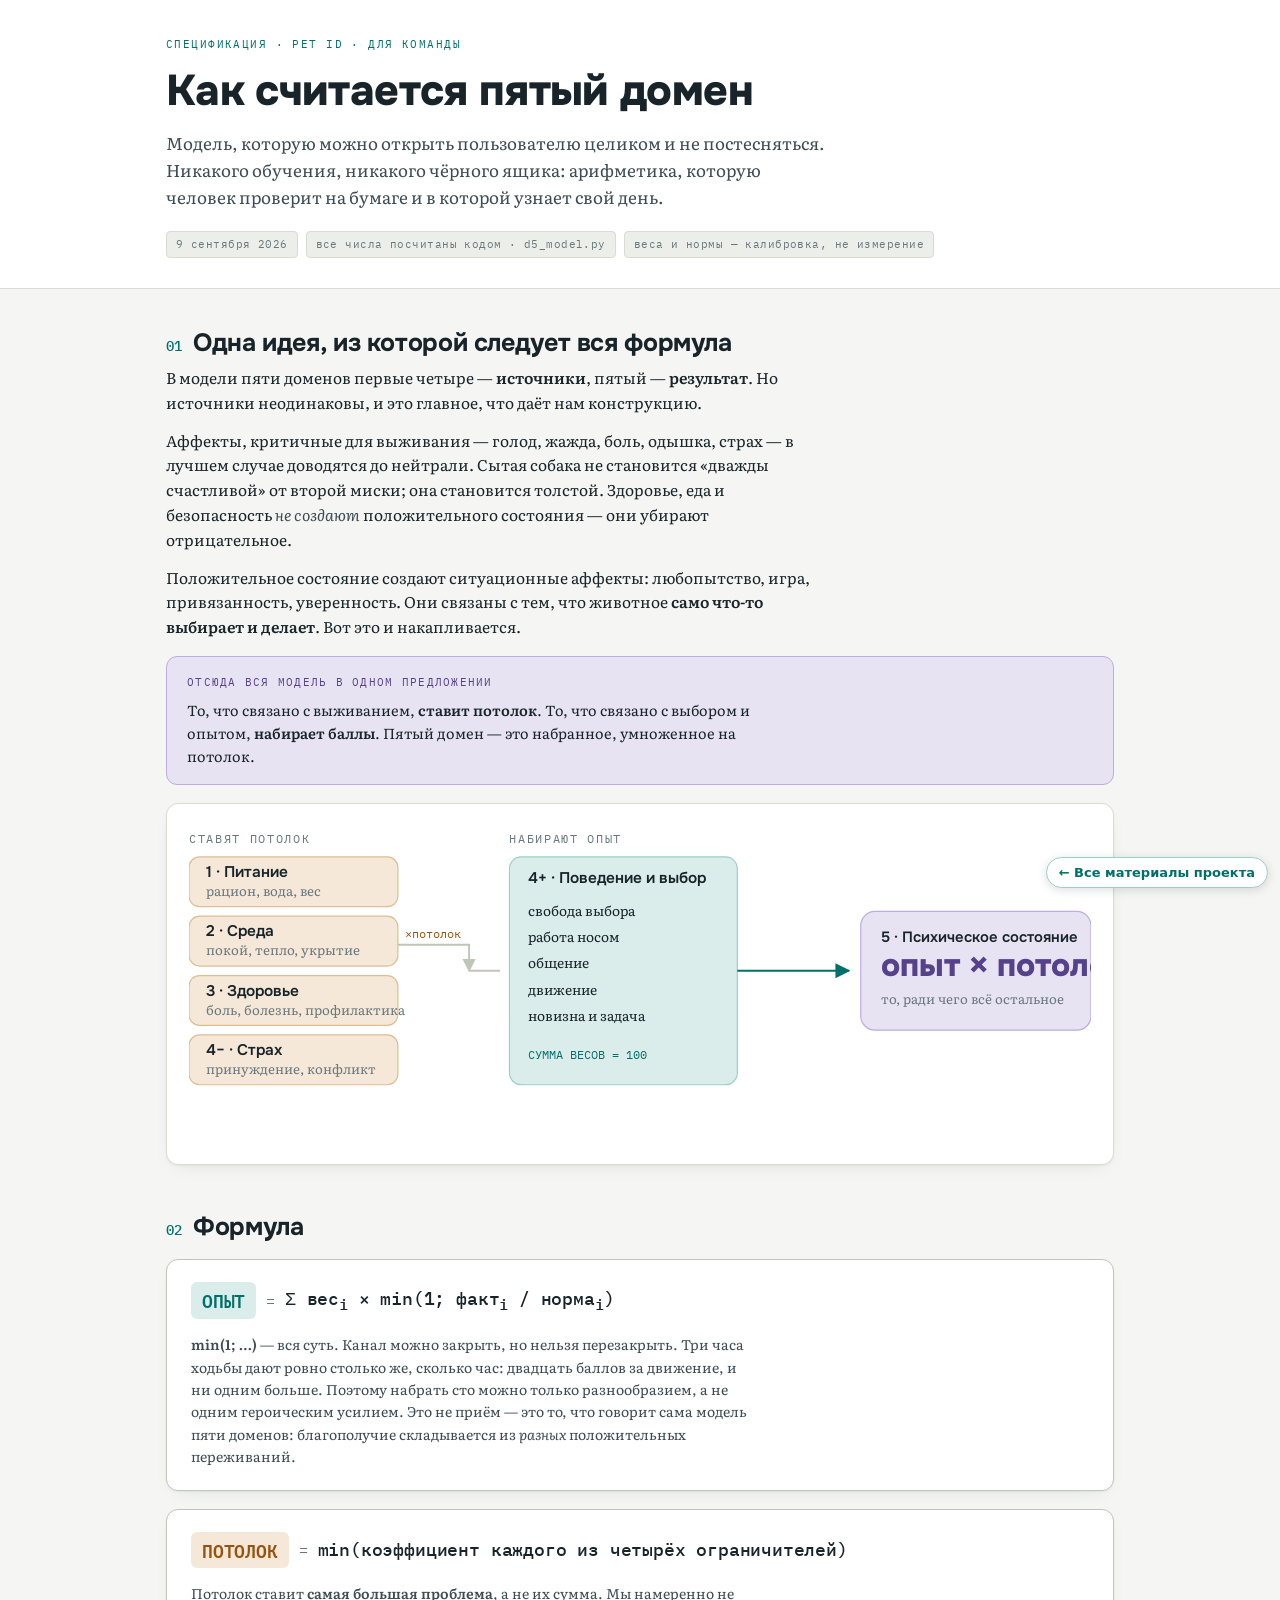
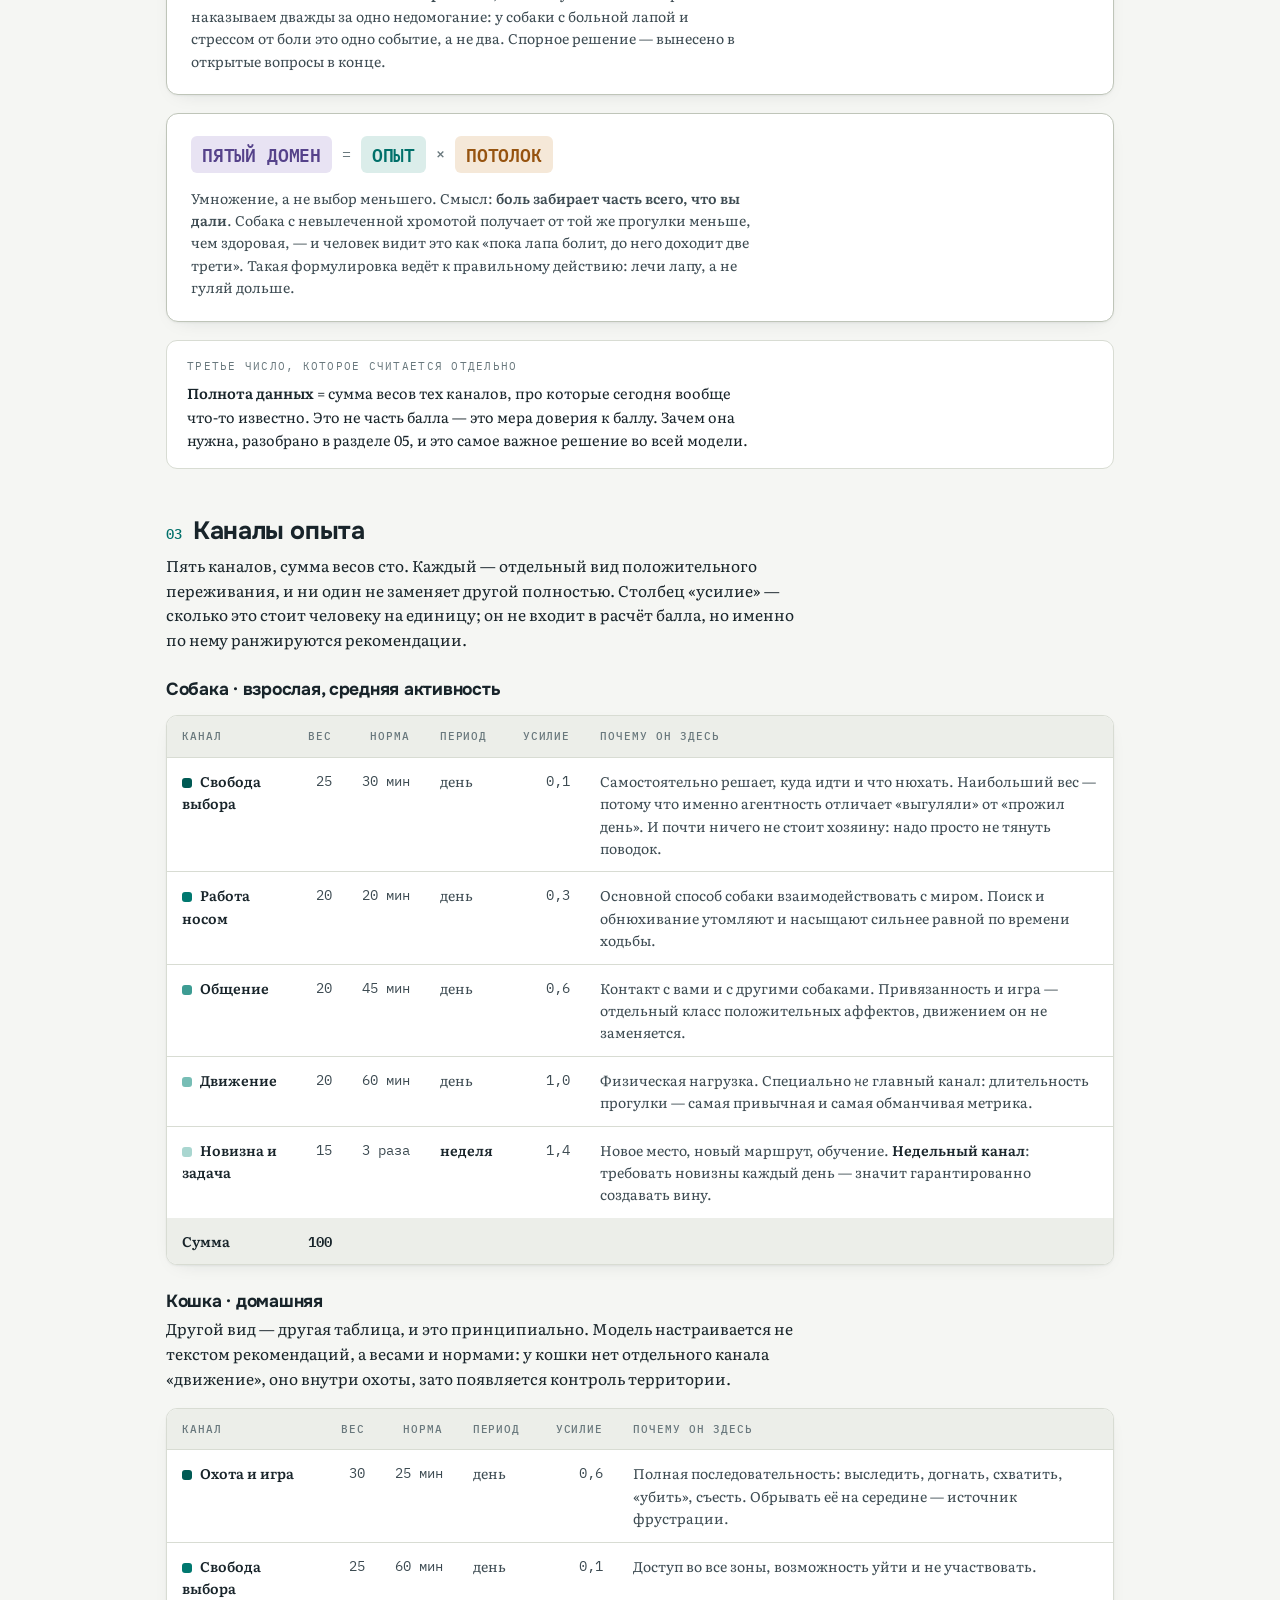
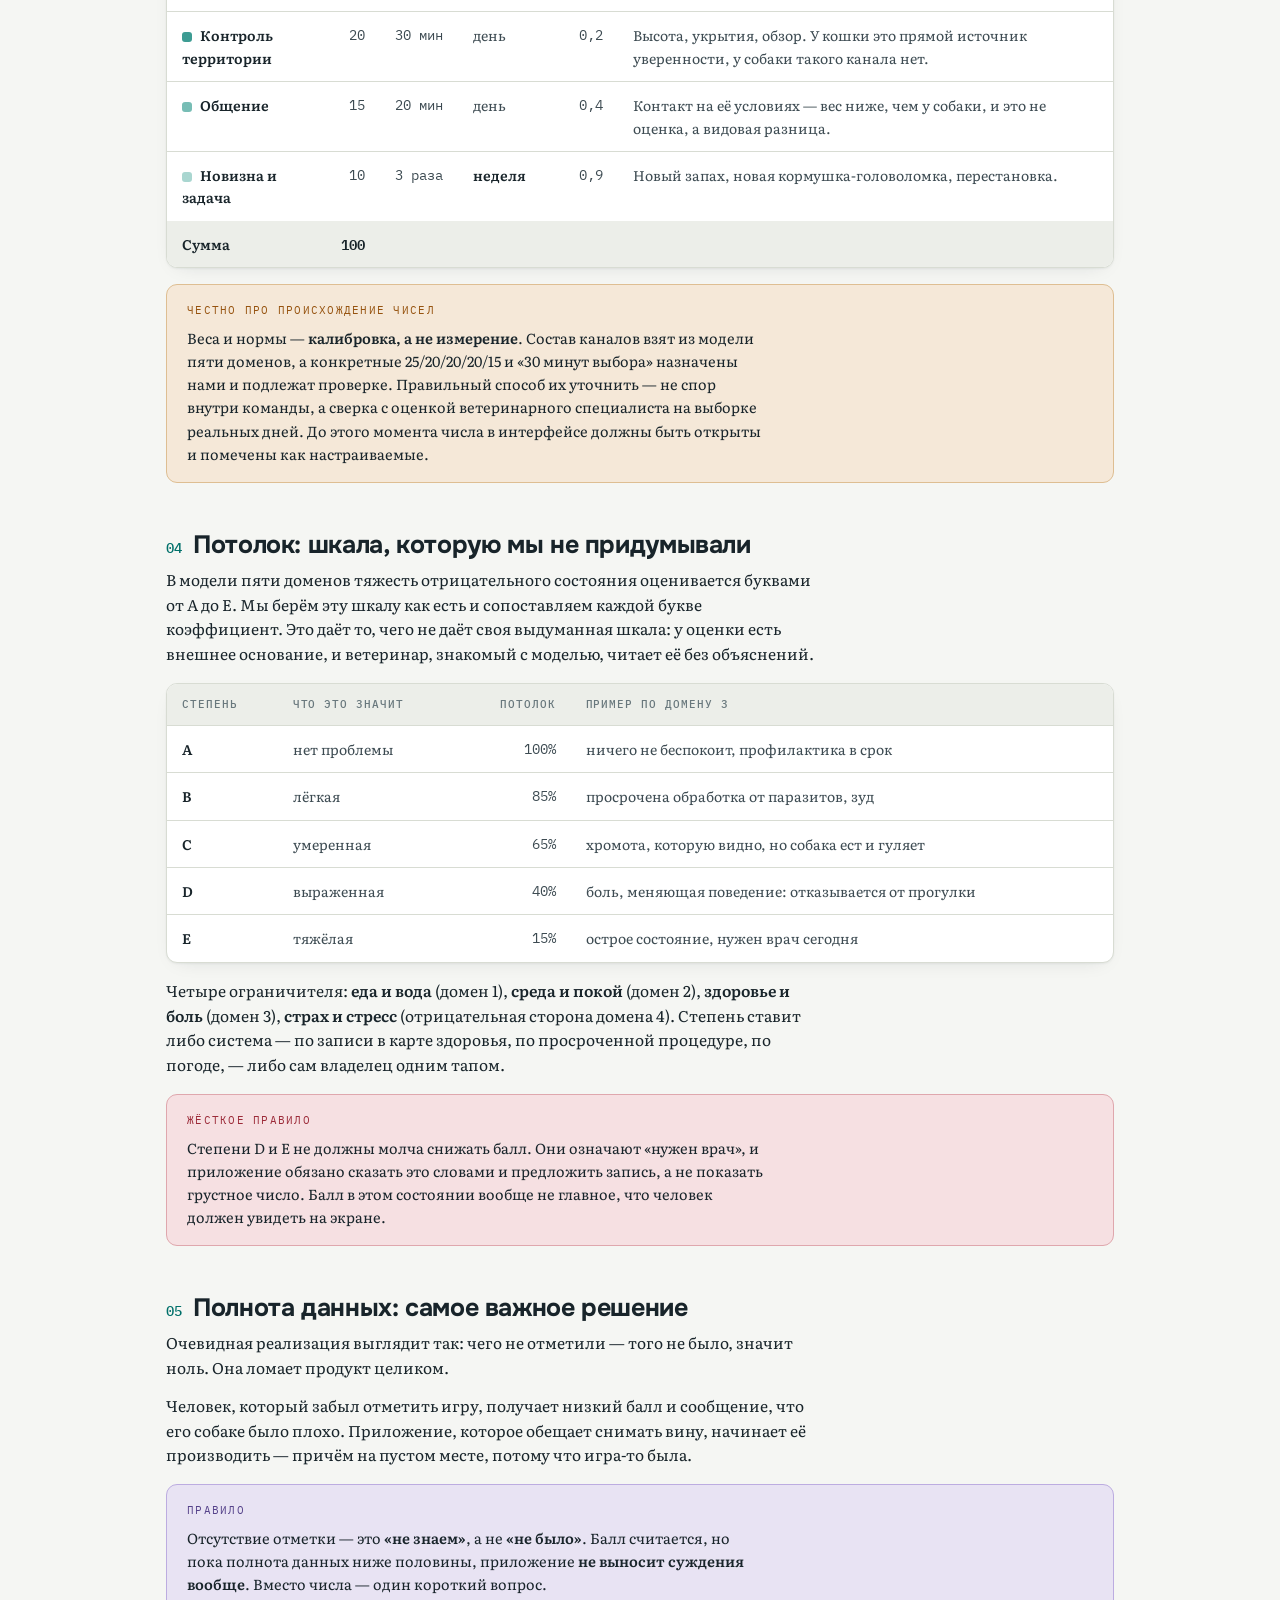
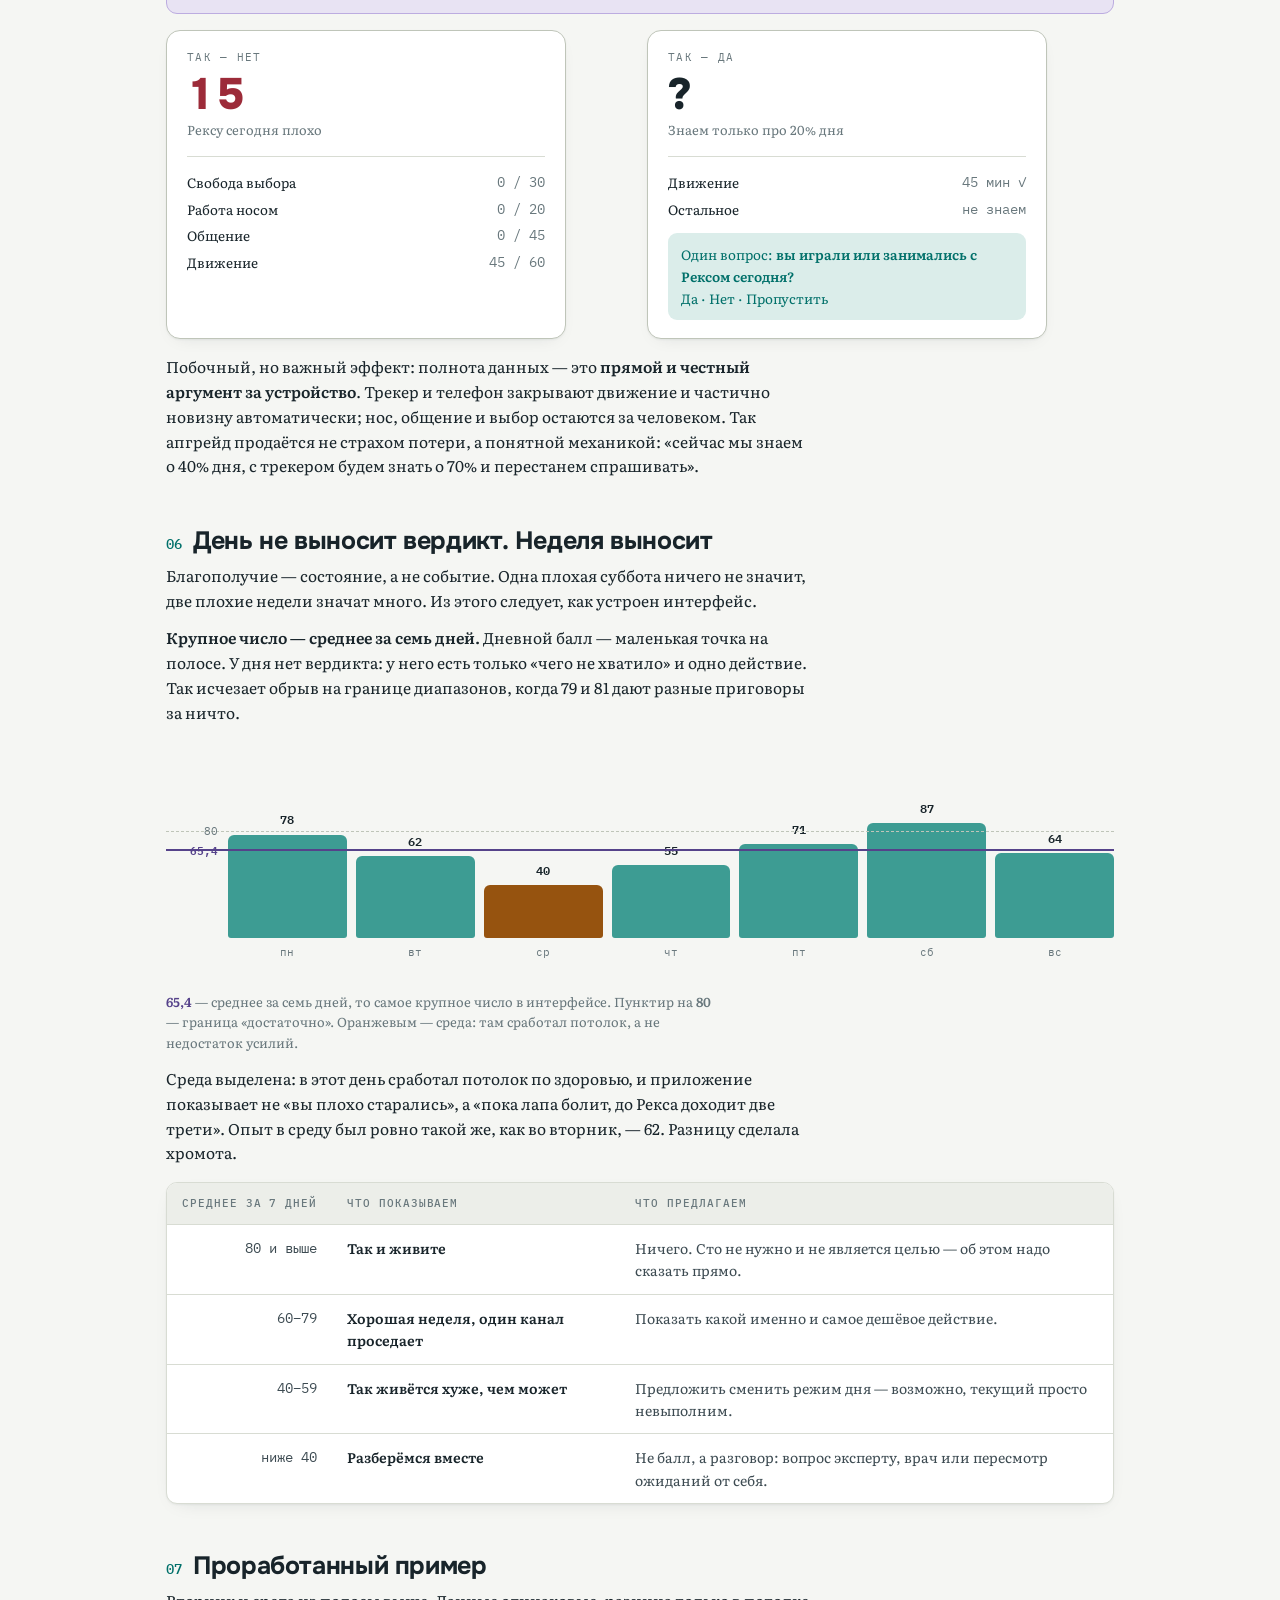
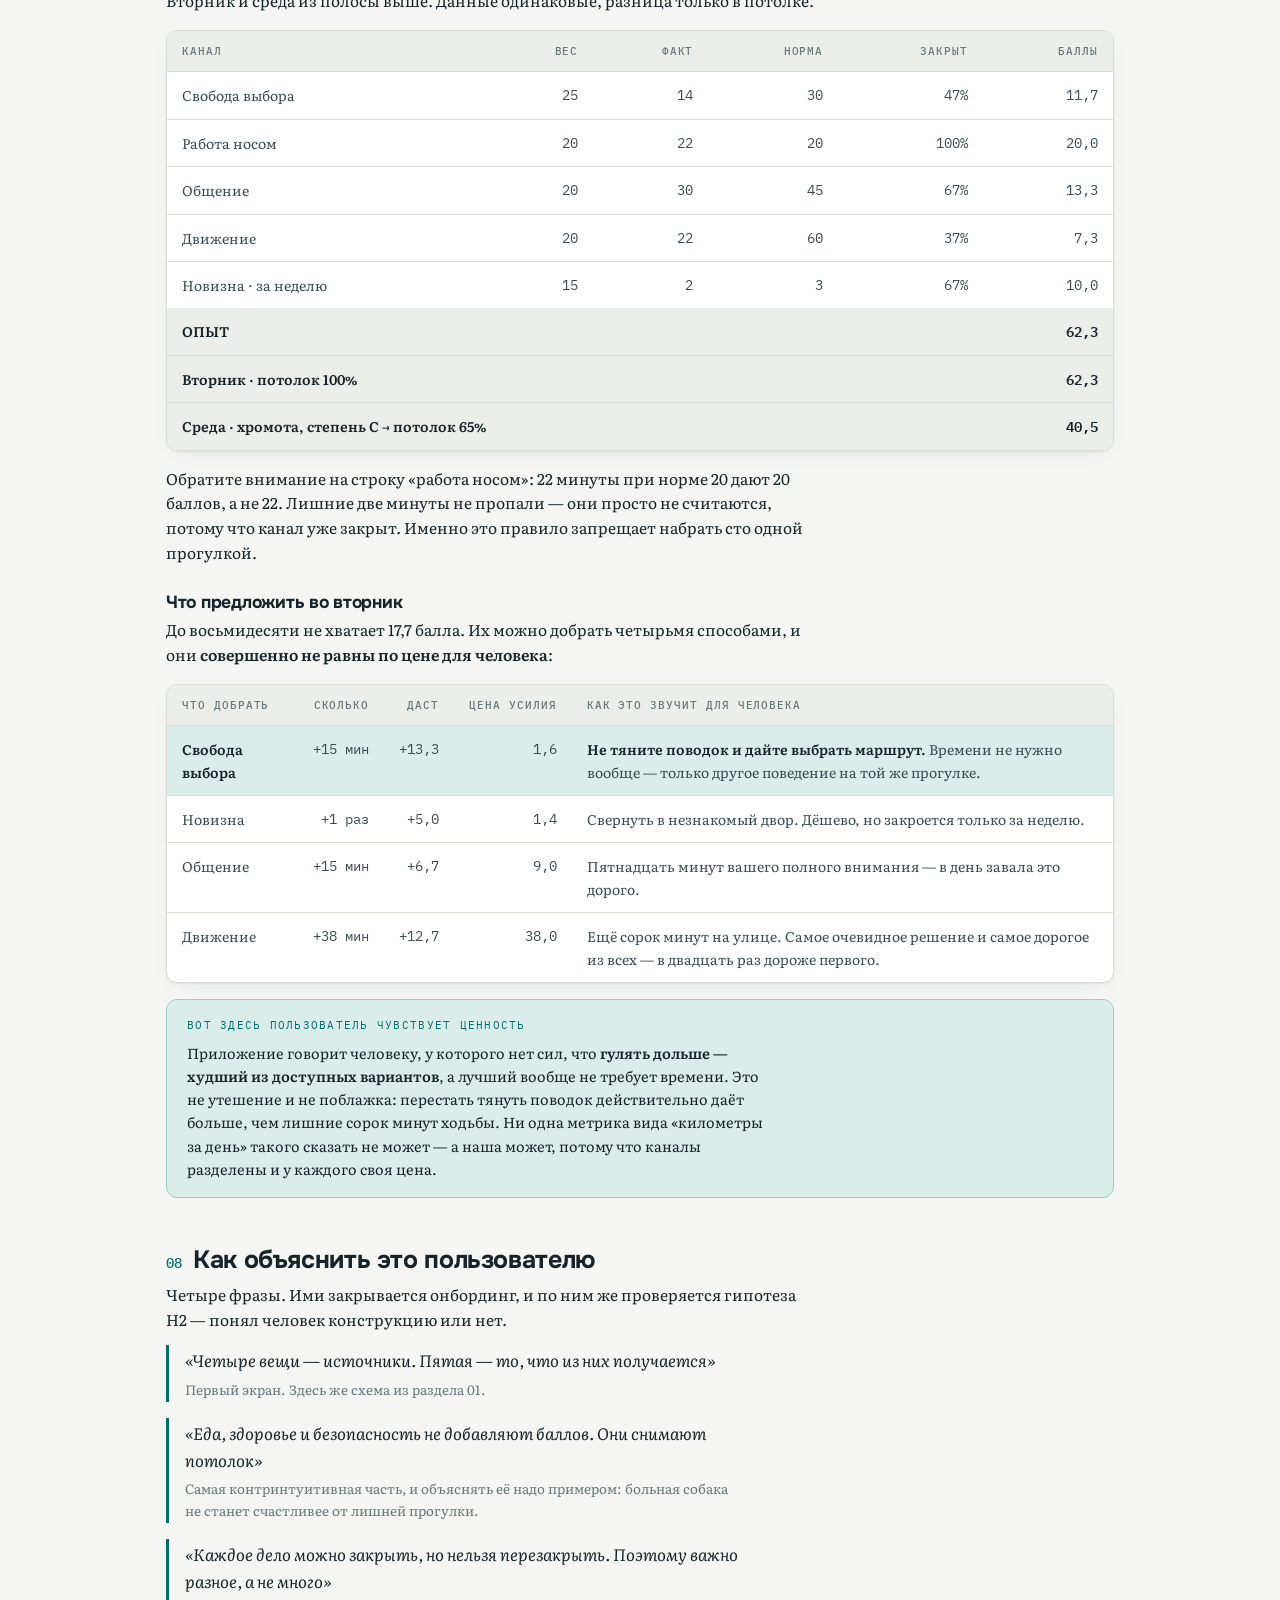
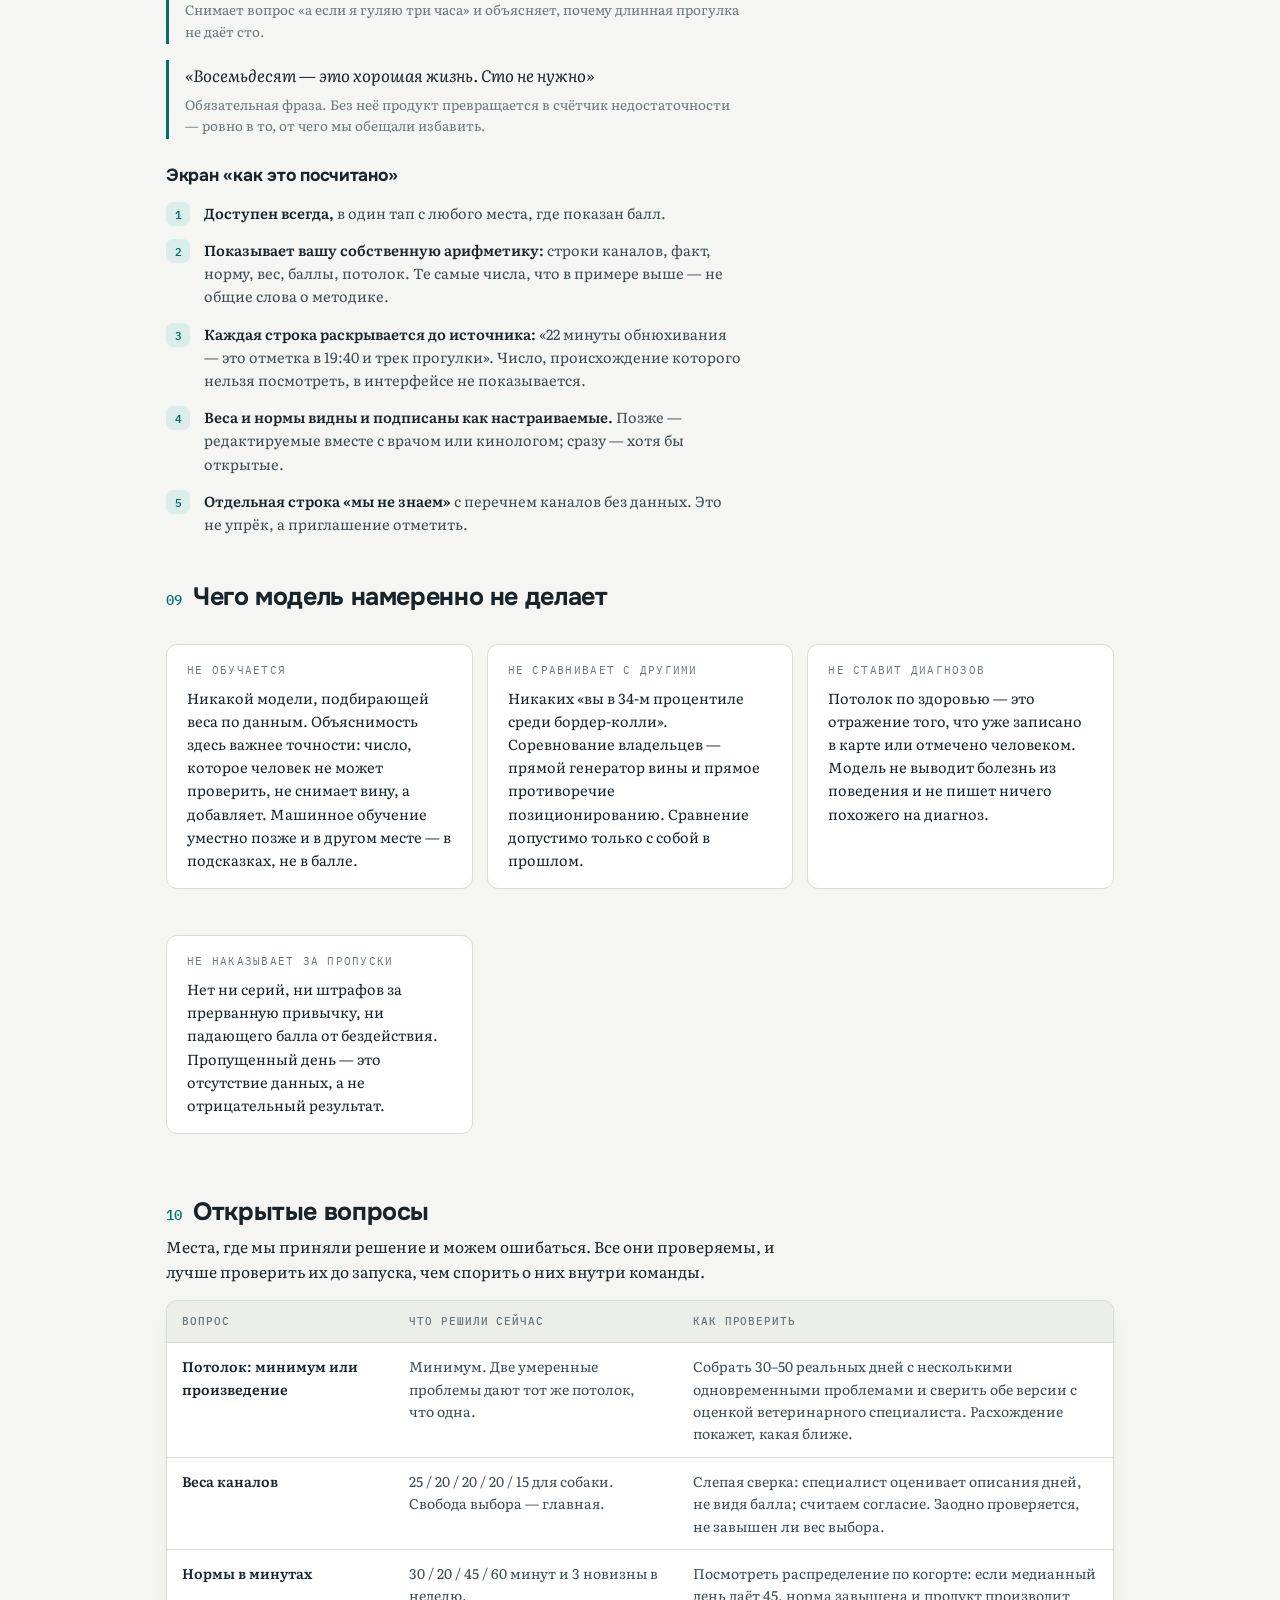
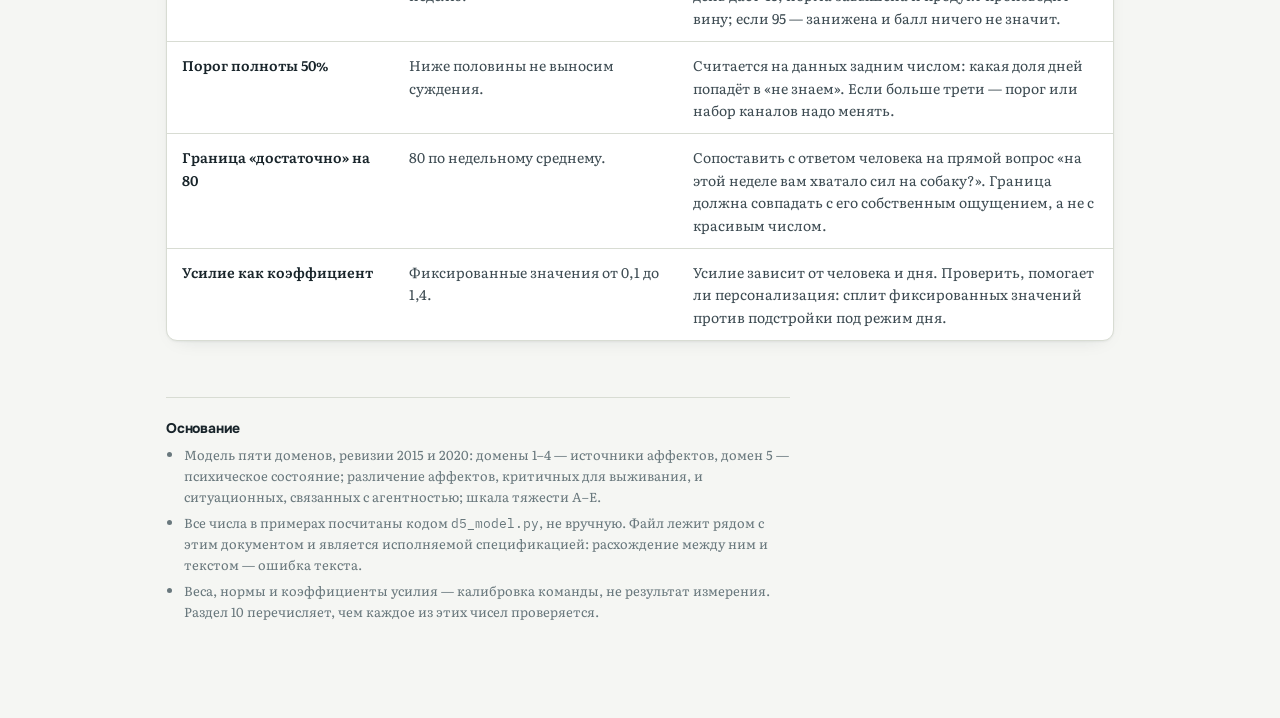
<file: design/model-pyatogo-domena.html>
<!doctype html>
<html lang="ru">
<head>
<meta charset="utf-8">
<meta name="viewport" content="width=device-width, initial-scale=1">
<title>Как считается пятый домен</title>
<meta name="description" content="Спецификация расчёта пятого домена благополучия: опыт умноженный на потолок.">
<meta name="color-scheme" content="light dark">
<style>
  html{color-scheme:light dark}
  body{margin:0;font:14px/1.5 system-ui,-apple-system,"Segoe UI",Roboto,sans-serif}
  img{max-width:100%}
  [hidden]{display:none!important}
</style>
</head>
<body>
<!-- Ссылка на сводную страницу материалов (design/index.html). -->
<style>
.hub-back{position:fixed; right:12px; bottom:12px; z-index:2147483000; display:inline-flex; align-items:center; gap:6px;
  padding:8px 12px; border-radius:999px; font:600 13px/1 system-ui,-apple-system,"Segoe UI",Roboto,sans-serif;
  text-decoration:none; background:#FFFFFF; color:#00706A; border:1px solid #9CCFC8; box-shadow:0 2px 10px rgba(24,36,42,.15)}
.hub-back:hover{background:#DBEDEA}
@media (prefers-color-scheme: dark){ :root:not([data-theme="light"]) .hub-back{background:#141E22; color:#52C0B1; border-color:#2E6660} }
:root[data-theme="dark"] .hub-back{background:#141E22; color:#52C0B1; border-color:#2E6660}
@media print{ .hub-back{display:none} }
</style>
<a class="hub-back" href="index.html">← Все материалы проекта</a>

<link rel="preconnect" href="https://fonts.googleapis.com">
<link rel="preconnect" href="https://fonts.gstatic.com" crossorigin>
<link rel="stylesheet" href="https://fonts.googleapis.com/css2?family=Onest:wght@500;600;700;800&family=Literata:ital,opsz,wght@0,7..72,400;0,7..72,500;0,7..72,600;1,7..72,400&family=IBM+Plex+Mono:wght@400;500;600&display=swap">

<style>
:root{
  --bg:#F5F6F3; --surface:#FFFFFF; --surface-2:#ECEEE9; --sunk:#E3E7E0;
  --line:#D8DCD3; --line-2:#BFC5B9;
  --ink:#18242A; --ink-2:#3D4B52; --sub:#69787D;
  --accent:#00706A; --accent-s:#DBEDEA; --accent-b:#9CCFC8;
  --amber:#96530F; --amber-s:#F5E8D8; --amber-b:#DEBE92;
  --plum:#55428A; --plum-s:#E8E3F3; --plum-b:#BCACE0;
  --red:#9C2B39; --red-s:#F6E0E2; --red-b:#DFA7AD;
  --s1:#005A54; --s2:#00786F; --s3:#3D9C93; --s4:#77BDB5; --s5:#A9D6D0;
  --shadow:0 1px 2px rgba(24,36,42,.05), 0 6px 20px -12px rgba(24,36,42,.18);
}
@media (prefers-color-scheme: dark){:root:not([data-theme="light"]){
  --bg:#0D1417; --surface:#141E22; --surface-2:#1B272C; --sunk:#101A1D;
  --line:#293539; --line-2:#3A4B51;
  --ink:#E3EAE8; --ink-2:#B2C0BF; --sub:#7C8E92;
  --accent:#52C0B1; --accent-s:#11302D; --accent-b:#2E6660;
  --amber:#D9954F; --amber-s:#2F2310; --amber-b:#6B4F27;
  --plum:#A88FDC; --plum-s:#221C31; --plum-b:#4B3E72;
  --red:#E07C87; --red-s:#31161A; --red-b:#6E3239;
  --s1:#9FDDD4; --s2:#6FC4BA; --s3:#46A79D; --s4:#2A867E; --s5:#1D6660;
  --shadow:0 1px 2px rgba(0,0,0,.4), 0 8px 24px -14px rgba(0,0,0,.7);
}}
:root[data-theme="dark"]{
  --bg:#0D1417; --surface:#141E22; --surface-2:#1B272C; --sunk:#101A1D;
  --line:#293539; --line-2:#3A4B51;
  --ink:#E3EAE8; --ink-2:#B2C0BF; --sub:#7C8E92;
  --accent:#52C0B1; --accent-s:#11302D; --accent-b:#2E6660;
  --amber:#D9954F; --amber-s:#2F2310; --amber-b:#6B4F27;
  --plum:#A88FDC; --plum-s:#221C31; --plum-b:#4B3E72;
  --red:#E07C87; --red-s:#31161A; --red-b:#6E3239;
  --s1:#9FDDD4; --s2:#6FC4BA; --s3:#46A79D; --s4:#2A867E; --s5:#1D6660;
  --shadow:0 1px 2px rgba(0,0,0,.4), 0 8px 24px -14px rgba(0,0,0,.7);
}

*{box-sizing:border-box}
body{margin:0; background:var(--bg); color:var(--ink);
  font-family:Literata,Georgia,serif; font-size:15.5px; line-height:1.6;
  -webkit-font-smoothing:antialiased}
h1,h2,h3,h4{font-family:Onest,"Helvetica Neue",Arial,sans-serif;
  margin:0; text-wrap:balance; letter-spacing:-.015em; line-height:1.15}
.mono,.lbl,th,.tag,.fx,.k{font-family:"IBM Plex Mono",ui-monospace,monospace}

.top{border-bottom:1px solid var(--line); background:var(--surface)}
.topin{max-width:1000px; margin:0 auto; padding:36px 26px 30px}
.eyebrow{font-family:"IBM Plex Mono",monospace; font-size:11px; letter-spacing:.13em;
  text-transform:uppercase; color:var(--accent); margin-bottom:12px}
h1{font-size:clamp(29px,4.4vw,43px); font-weight:800}
.lede{margin:14px 0 0; max-width:66ch; font-size:17px; color:var(--ink-2)}
.meta{display:flex; flex-wrap:wrap; gap:8px; margin:20px 0 0}
.tag{font-size:11px; letter-spacing:.04em; padding:4px 9px; border-radius:4px;
  background:var(--surface-2); color:var(--sub); border:1px solid var(--line)}

main{max-width:1000px; margin:0 auto; padding:40px 26px 90px}
section{margin:0 0 48px}
h2{font-size:25px; font-weight:700; margin:0 0 8px}
h2 .num{font-family:"IBM Plex Mono",monospace; font-size:14px; font-weight:500;
  color:var(--accent); margin-right:11px; letter-spacing:0}
h3{font-size:17.5px; font-weight:700; margin:26px 0 6px}
p{margin:0 0 13px; max-width:72ch}
.lbl{font-size:10.5px; letter-spacing:.12em; text-transform:uppercase; color:var(--sub);
  display:block; margin-bottom:7px}
strong{font-weight:600}
em{font-style:italic; color:var(--ink-2)}

/* формула */
.fx{background:var(--surface); border:1px solid var(--line-2); border-radius:12px;
  padding:22px 24px; margin:18px 0; box-shadow:var(--shadow); overflow-x:auto}
.fxline{font-size:18px; font-weight:500; letter-spacing:-.01em; white-space:nowrap;
  display:flex; align-items:center; gap:10px; flex-wrap:wrap}
.fxline .t{color:var(--sub); font-size:15px}
.pill{padding:4px 11px; border-radius:6px; font-weight:600; white-space:nowrap}
.pill.exp{background:var(--accent-s); color:var(--accent)}
.pill.ceil{background:var(--amber-s); color:var(--amber)}
.pill.res{background:var(--plum-s); color:var(--plum)}
.fxnote{margin:14px 0 0; font-family:Literata,serif; font-size:14px; color:var(--ink-2);
  max-width:70ch; white-space:normal}

/* таблицы */
.tw{overflow-x:auto; border:1px solid var(--line); border-radius:11px;
  background:var(--surface); margin:16px 0; box-shadow:var(--shadow)}
table{border-collapse:collapse; width:100%; min-width:640px; font-size:14px}
th{font-size:10.5px; letter-spacing:.09em; text-transform:uppercase; color:var(--sub);
  text-align:left; font-weight:500; padding:12px 15px; background:var(--surface-2);
  border-bottom:1px solid var(--line); white-space:nowrap; vertical-align:bottom}
td{padding:12px 15px; border-bottom:1px solid var(--line); vertical-align:top; color:var(--ink-2)}
tr:last-child td{border-bottom:0}
td strong{color:var(--ink)}
.n{font-variant-numeric:tabular-nums; text-align:right; white-space:nowrap;
  font-family:"IBM Plex Mono",monospace}
tfoot td{background:var(--surface-2); font-weight:600; color:var(--ink)}
.sw{display:inline-block; width:10px; height:10px; border-radius:3px; margin-right:8px;
  vertical-align:-1px}

/* заметки */
.note{border:1px solid var(--line); border-radius:11px; padding:17px 20px;
  background:var(--surface); margin:16px 0}
.note.warn{background:var(--amber-s); border-color:var(--amber-b)}
.note.warn .lbl{color:var(--amber)}
.note.stop{background:var(--red-s); border-color:var(--red-b)}
.note.stop .lbl{color:var(--red)}
.note.good{background:var(--accent-s); border-color:var(--accent-b)}
.note.good .lbl{color:var(--accent)}
.note.key{background:var(--plum-s); border-color:var(--plum-b)}
.note.key .lbl{color:var(--plum)}
.note p:last-child{margin-bottom:0}
.note p{font-size:14.5px}

.two{display:grid; grid-template-columns:repeat(auto-fit,minmax(290px,1fr)); gap:14px; margin:16px 0}

/* схема источники → результат */
.diag{background:var(--surface); border:1px solid var(--line); border-radius:12px;
  padding:22px; margin:18px 0; box-shadow:var(--shadow); overflow-x:auto}

/* карточка дня в интерфейсе */
.uicard{background:var(--surface); border:1px solid var(--line-2); border-radius:14px;
  padding:18px 20px; max-width:400px; box-shadow:var(--shadow)}
.uicard .big{font-family:Onest,Arial,sans-serif; font-size:44px;
  font-weight:800; letter-spacing:-.03em; line-height:1; font-variant-numeric:tabular-nums}
.uicard .cap{font-size:13px; color:var(--sub); margin-top:4px}
.uicard .sep{height:1px; background:var(--line); margin:15px 0}
.uicard .row{display:flex; justify-content:space-between; gap:12px; font-size:13.5px;
  margin-bottom:5px}
.uicard .row span:last-child{font-family:"IBM Plex Mono",monospace; color:var(--sub);
  font-variant-numeric:tabular-nums}
.uicard .act{background:var(--accent-s); color:var(--accent); border-radius:9px;
  padding:11px 13px; font-size:13.5px; margin-top:13px}

/* недельная полоса */
/* полоса недели: 1 балл = 1.32px, дно графика = 28px от низа контейнера */
.week{display:flex; align-items:flex-end; gap:9px; height:216px; padding:32px 0 28px 62px;
  position:relative; margin:24px 0 18px}
.wd{flex:1; display:flex; flex-direction:column; justify-content:flex-end;
  align-items:center; position:relative; z-index:3}
.wd i{display:block; width:100%; border-radius:6px 6px 3px 3px; background:var(--s3);
  height:calc(var(--v) * 1.32px)}
.wd .v{font-family:"IBM Plex Mono",monospace; font-size:12px; font-weight:600;
  margin-bottom:5px; font-variant-numeric:tabular-nums}
.wd .d{position:absolute; bottom:-24px; font-family:"IBM Plex Mono",monospace;
  font-size:11px; color:var(--sub)}
.wln{position:absolute; left:0; right:0; z-index:4; pointer-events:none;
  bottom:calc(28px + var(--v) * 1.32px)}
.wln span{position:absolute; left:0; width:52px; text-align:right; top:-9px;
  font-family:"IBM Plex Mono",monospace; font-size:11px; font-variant-numeric:tabular-nums}
.wln.thr{border-top:1px dashed var(--line-2)}
.wln.thr span{color:var(--sub)}
.wln.avg{border-top:2px solid var(--plum); z-index:5}
.wln.avg span{color:var(--plum); font-weight:600; top:-10px}

/* реплики для пользователя */
.say{border-left:3px solid var(--accent); padding:2px 0 2px 16px; margin:0 0 16px;
  max-width:64ch}
.say q{font-family:Literata,serif; font-size:16.5px; font-style:italic; display:block;
  margin-bottom:5px; quotes:"«" "»"}
.say .why{font-size:13.5px; color:var(--sub); display:block}

ol.steps{counter-reset:s; list-style:none; padding:0; margin:16px 0}
ol.steps li{counter-increment:s; position:relative; padding-left:38px; margin-bottom:14px;
  font-size:14.5px; color:var(--ink-2); max-width:72ch}
ol.steps li::before{content:counter(s); position:absolute; left:0; top:1px;
  font-family:"IBM Plex Mono",monospace; font-size:11px; font-weight:600;
  width:24px; height:24px; border-radius:7px; background:var(--accent-s);
  color:var(--accent); display:grid; place-items:center}
ol.steps li strong{color:var(--ink)}

footer{border-top:1px solid var(--line); margin-top:56px; padding-top:22px;
  font-size:13px; color:var(--sub); max-width:78ch}
footer h3{font-size:14px; margin:0 0 9px; color:var(--ink)}
footer ul{padding-left:18px; margin:0}
footer li{margin-bottom:5px}
@media (max-width:600px){ main{padding:30px 18px 70px} .topin{padding:28px 18px 24px} }
</style>

<div class="top"><div class="topin">
  <div class="eyebrow">Спецификация · Pet ID · для команды</div>
  <h1>Как считается пятый домен</h1>
  <p class="lede">Модель, которую можно открыть пользователю целиком и не постесняться.
  Никакого обучения, никакого чёрного ящика: арифметика, которую человек проверит на бумаге
  и в которой узнает свой день.</p>
  <div class="meta">
    <span class="tag">9 сентября 2026</span>
    <span class="tag">все числа посчитаны кодом · d5_model.py</span>
    <span class="tag">веса и нормы — калибровка, не измерение</span>
  </div>
</div></div>

<main>

<section>
<h2><span class="num">01</span>Одна идея, из которой следует вся формула</h2>

<p>В модели пяти доменов первые четыре — <strong>источники</strong>, пятый — <strong>результат</strong>.
Но источники неодинаковы, и это главное, что даёт нам конструкцию.</p>

<p>Аффекты, критичные для выживания — голод, жажда, боль, одышка, страх — в лучшем случае
доводятся до нейтрали. Сытая собака не становится «дважды счастливой» от второй миски;
она становится толстой. Здоровье, еда и безопасность <em>не создают</em> положительного
состояния — они убирают отрицательное.</p>

<p>Положительное состояние создают ситуационные аффекты: любопытство, игра, привязанность,
уверенность. Они связаны с тем, что животное <strong>само что-то выбирает и делает</strong>.
Вот это и накапливается.</p>

<div class="note key">
  <span class="lbl">Отсюда вся модель в одном предложении</span>
  <p>То, что связано с выживанием, <strong>ставит потолок</strong>. То, что связано
  с выбором и опытом, <strong>набирает баллы</strong>. Пятый домен — это набранное,
  умноженное на потолок.</p>
</div>

<div class="diag">
<svg viewBox="0 0 760 260" role="img" width="100%"
     aria-label="Четыре домена-источника: три ставят потолок, четвёртый набирает опыт; вместе дают пятый домен">
  <defs>
    <marker id="ar" viewBox="0 0 10 10" refX="9" refY="5" markerWidth="7" markerHeight="7" orient="auto">
      <path d="M0 0 L10 5 L0 10 z" fill="var(--line-2)"/></marker>
    <marker id="ar2" viewBox="0 0 10 10" refX="9" refY="5" markerWidth="7" markerHeight="7" orient="auto">
      <path d="M0 0 L10 5 L0 10 z" fill="var(--accent)"/></marker>
  </defs>

  <text x="0" y="14" font-size="10.5" letter-spacing="1.4" fill="var(--sub)"
        font-family="IBM Plex Mono, monospace">СТАВЯТ ПОТОЛОК</text>
  <g font-family="Onest, Arial, sans-serif">
    <rect x="0" y="26" width="176" height="42" rx="9" fill="var(--amber-s)" stroke="var(--amber-b)"/>
    <text x="14" y="43" font-size="13" font-weight="600" fill="var(--ink)">1 · Питание</text>
    <text x="14" y="59" font-size="11" fill="var(--sub)" font-family="Literata, serif">рацион, вода, вес</text>

    <rect x="0" y="76" width="176" height="42" rx="9" fill="var(--amber-s)" stroke="var(--amber-b)"/>
    <text x="14" y="93" font-size="13" font-weight="600" fill="var(--ink)">2 · Среда</text>
    <text x="14" y="109" font-size="11" fill="var(--sub)" font-family="Literata, serif">покой, тепло, укрытие</text>

    <rect x="0" y="126" width="176" height="42" rx="9" fill="var(--amber-s)" stroke="var(--amber-b)"/>
    <text x="14" y="143" font-size="13" font-weight="600" fill="var(--ink)">3 · Здоровье</text>
    <text x="14" y="159" font-size="11" fill="var(--sub)" font-family="Literata, serif">боль, болезнь, профилактика</text>

    <rect x="0" y="176" width="176" height="42" rx="9" fill="var(--amber-s)" stroke="var(--amber-b)"/>
    <text x="14" y="193" font-size="13" font-weight="600" fill="var(--ink)">4− · Страх</text>
    <text x="14" y="209" font-size="11" fill="var(--sub)" font-family="Literata, serif">принуждение, конфликт</text>
  </g>

  <text x="270" y="14" font-size="10.5" letter-spacing="1.4" fill="var(--sub)"
        font-family="IBM Plex Mono, monospace">НАБИРАЮТ ОПЫТ</text>
  <g font-family="Onest, Arial, sans-serif">
    <rect x="270" y="26" width="192" height="192" rx="10" fill="var(--accent-s)" stroke="var(--accent-b)"/>
    <text x="286" y="48" font-size="13" font-weight="600" fill="var(--ink)">4+ · Поведение и выбор</text>
    <g font-size="11.5" fill="var(--ink)" font-family="Literata, serif">
      <text x="286" y="76">свобода выбора</text>
      <text x="286" y="98">работа носом</text>
      <text x="286" y="120">общение</text>
      <text x="286" y="142">движение</text>
      <text x="286" y="164">новизна и задача</text>
    </g>
    <text x="286" y="196" font-size="10.5" fill="var(--accent)"
          font-family="IBM Plex Mono, monospace">СУММА ВЕСОВ = 100</text>
  </g>

  <path d="M176 100 H236 V122" fill="none" stroke="var(--line-2)" stroke-width="1.6" marker-end="url(#ar)"/>
  <text x="182" y="94" font-size="10" fill="var(--amber)"
        font-family="IBM Plex Mono, monospace">×потолок</text>
  <path d="M462 122 H556" fill="none" stroke="var(--accent)" stroke-width="1.8" marker-end="url(#ar2)"/>

  <g>
    <rect x="566" y="72" width="194" height="100" rx="12" fill="var(--plum-s)" stroke="var(--plum-b)"/>
    <text x="583" y="98" font-size="12.5" font-weight="600" fill="var(--ink)"
          font-family="Onest, Arial, sans-serif">5 · Психическое состояние</text>
    <text x="583" y="126" font-size="27" font-weight="800" fill="var(--plum)"
          font-family="Onest, Arial, sans-serif">опыт × потолок</text>
    <text x="583" y="150" font-size="11" fill="var(--sub)" font-family="Literata, serif">то,
      ради чего всё остальное</text>
  </g>
  <path d="M236 122 H262" fill="none" stroke="var(--line-2)" stroke-width="1.6"/>
</svg>
</div>
</section>

<section>
<h2><span class="num">02</span>Формула</h2>

<div class="fx">
  <div class="fxline">
    <span class="pill exp">ОПЫТ</span><span class="t">=</span>
    <span>Σ&nbsp;вес<sub>i</sub> × min(1;&nbsp;факт<sub>i</sub> / норма<sub>i</sub>)</span>
  </div>
  <p class="fxnote"><strong>min(1; …)</strong> — вся суть. Канал можно закрыть, но нельзя
  перезакрыть. Три часа ходьбы дают ровно столько же, сколько час: двадцать баллов
  за движение, и ни одним больше. Поэтому набрать сто можно только разнообразием,
  а не одним героическим усилием. Это не приём — это то, что говорит сама модель
  пяти доменов: благополучие складывается из <em>разных</em> положительных переживаний.</p>
</div>

<div class="fx">
  <div class="fxline">
    <span class="pill ceil">ПОТОЛОК</span><span class="t">=</span>
    <span>min(коэффициент каждого из четырёх ограничителей)</span>
  </div>
  <p class="fxnote">Потолок ставит <strong>самая большая проблема</strong>, а не их сумма.
  Мы намеренно не наказываем дважды за одно недомогание: у собаки с больной лапой
  и стрессом от боли это одно событие, а не два. Спорное решение — вынесено в открытые
  вопросы в конце.</p>
</div>

<div class="fx">
  <div class="fxline">
    <span class="pill res">ПЯТЫЙ ДОМЕН</span><span class="t">=</span>
    <span class="pill exp">ОПЫТ</span><span class="t">×</span><span class="pill ceil">ПОТОЛОК</span>
  </div>
  <p class="fxnote">Умножение, а не выбор меньшего. Смысл: <strong>боль забирает часть
  всего, что вы дали</strong>. Собака с невылеченной хромотой получает от той же прогулки
  меньше, чем здоровая, — и человек видит это как «пока лапа болит, до него доходит две
  трети». Такая формулировка ведёт к правильному действию: лечи лапу, а не гуляй дольше.</p>
</div>

<div class="note">
  <span class="lbl">Третье число, которое считается отдельно</span>
  <p><strong>Полнота данных</strong> = сумма весов тех каналов, про которые сегодня
  вообще что-то известно. Это не часть балла — это мера доверия к баллу.
  Зачем она нужна, разобрано в разделе 05, и это самое важное решение во всей модели.</p>
</div>
</section>

<section>
<h2><span class="num">03</span>Каналы опыта</h2>

<p>Пять каналов, сумма весов сто. Каждый — отдельный вид положительного переживания,
и ни один не заменяет другой полностью. Столбец «усилие» — сколько это стоит человеку
на единицу; он не входит в расчёт балла, но именно по нему ранжируются рекомендации.</p>

<h3>Собака · взрослая, средняя активность</h3>
<div class="tw"><table>
  <thead><tr><th>Канал</th><th class="n">Вес</th><th class="n">Норма</th><th>Период</th>
    <th class="n">Усилие</th><th>Почему он здесь</th></tr></thead>
  <tbody>
  <tr><td><span class="sw" style="background:var(--s1)"></span><strong>Свобода выбора</strong></td>
    <td class="n">25</td><td class="n">30 мин</td><td>день</td><td class="n">0,1</td>
    <td>Самостоятельно решает, куда идти и что нюхать. Наибольший вес — потому что
      именно агентность отличает «выгуляли» от «прожил день». И почти ничего не стоит
      хозяину: надо просто не тянуть поводок.</td></tr>
  <tr><td><span class="sw" style="background:var(--s2)"></span><strong>Работа носом</strong></td>
    <td class="n">20</td><td class="n">20 мин</td><td>день</td><td class="n">0,3</td>
    <td>Основной способ собаки взаимодействовать с миром. Поиск и обнюхивание утомляют
      и насыщают сильнее равной по времени ходьбы.</td></tr>
  <tr><td><span class="sw" style="background:var(--s3)"></span><strong>Общение</strong></td>
    <td class="n">20</td><td class="n">45 мин</td><td>день</td><td class="n">0,6</td>
    <td>Контакт с вами и с другими собаками. Привязанность и игра — отдельный класс
      положительных аффектов, движением он не заменяется.</td></tr>
  <tr><td><span class="sw" style="background:var(--s4)"></span><strong>Движение</strong></td>
    <td class="n">20</td><td class="n">60 мин</td><td>день</td><td class="n">1,0</td>
    <td>Физическая нагрузка. Специально <em>не</em> главный канал: длительность прогулки —
      самая привычная и самая обманчивая метрика.</td></tr>
  <tr><td><span class="sw" style="background:var(--s5)"></span><strong>Новизна и задача</strong></td>
    <td class="n">15</td><td class="n">3 раза</td><td><strong>неделя</strong></td><td class="n">1,4</td>
    <td>Новое место, новый маршрут, обучение. <strong>Недельный канал</strong>: требовать
      новизны каждый день — значит гарантированно создавать вину.</td></tr>
  </tbody>
  <tfoot><tr><td>Сумма</td><td class="n">100</td><td colspan="4"></td></tr></tfoot>
</table></div>

<h3>Кошка · домашняя</h3>
<p>Другой вид — другая таблица, и это принципиально. Модель настраивается не текстом
рекомендаций, а весами и нормами: у кошки нет отдельного канала «движение», оно внутри
охоты, зато появляется контроль территории.</p>
<div class="tw"><table>
  <thead><tr><th>Канал</th><th class="n">Вес</th><th class="n">Норма</th><th>Период</th>
    <th class="n">Усилие</th><th>Почему он здесь</th></tr></thead>
  <tbody>
  <tr><td><span class="sw" style="background:var(--s1)"></span><strong>Охота и игра</strong></td>
    <td class="n">30</td><td class="n">25 мин</td><td>день</td><td class="n">0,6</td>
    <td>Полная последовательность: выследить, догнать, схватить, «убить», съесть.
      Обрывать её на середине — источник фрустрации.</td></tr>
  <tr><td><span class="sw" style="background:var(--s2)"></span><strong>Свобода выбора</strong></td>
    <td class="n">25</td><td class="n">60 мин</td><td>день</td><td class="n">0,1</td>
    <td>Доступ во все зоны, возможность уйти и не участвовать.</td></tr>
  <tr><td><span class="sw" style="background:var(--s3)"></span><strong>Контроль территории</strong></td>
    <td class="n">20</td><td class="n">30 мин</td><td>день</td><td class="n">0,2</td>
    <td>Высота, укрытия, обзор. У кошки это прямой источник уверенности,
      у собаки такого канала нет.</td></tr>
  <tr><td><span class="sw" style="background:var(--s4)"></span><strong>Общение</strong></td>
    <td class="n">15</td><td class="n">20 мин</td><td>день</td><td class="n">0,4</td>
    <td>Контакт на её условиях — вес ниже, чем у собаки, и это не оценка,
      а видовая разница.</td></tr>
  <tr><td><span class="sw" style="background:var(--s5)"></span><strong>Новизна и задача</strong></td>
    <td class="n">10</td><td class="n">3 раза</td><td><strong>неделя</strong></td><td class="n">0,9</td>
    <td>Новый запах, новая кормушка-головоломка, перестановка.</td></tr>
  </tbody>
  <tfoot><tr><td>Сумма</td><td class="n">100</td><td colspan="4"></td></tr></tfoot>
</table></div>

<div class="note warn">
  <span class="lbl">Честно про происхождение чисел</span>
  <p>Веса и нормы — <strong>калибровка, а не измерение</strong>. Состав каналов взят
  из модели пяти доменов, а конкретные 25/20/20/20/15 и «30 минут выбора» назначены нами
  и подлежат проверке. Правильный способ их уточнить — не спор внутри команды,
  а сверка с оценкой ветеринарного специалиста на выборке реальных дней. До этого момента
  числа в интерфейсе должны быть открыты и помечены как настраиваемые.</p>
</div>
</section>

<section>
<h2><span class="num">04</span>Потолок: шкала, которую мы не придумывали</h2>

<p>В модели пяти доменов тяжесть отрицательного состояния оценивается буквами от A до E.
Мы берём эту шкалу как есть и сопоставляем каждой букве коэффициент. Это даёт то,
чего не даёт своя выдуманная шкала: у оценки есть внешнее основание, и ветеринар,
знакомый с моделью, читает её без объяснений.</p>

<div class="tw"><table>
  <thead><tr><th>Степень</th><th>Что это значит</th><th class="n">Потолок</th>
    <th>Пример по домену 3</th></tr></thead>
  <tbody>
  <tr><td><strong>A</strong></td><td>нет проблемы</td><td class="n">100%</td>
    <td>ничего не беспокоит, профилактика в срок</td></tr>
  <tr><td><strong>B</strong></td><td>лёгкая</td><td class="n">85%</td>
    <td>просрочена обработка от паразитов, зуд</td></tr>
  <tr><td><strong>C</strong></td><td>умеренная</td><td class="n">65%</td>
    <td>хромота, которую видно, но собака ест и гуляет</td></tr>
  <tr><td><strong>D</strong></td><td>выраженная</td><td class="n">40%</td>
    <td>боль, меняющая поведение: отказывается от прогулки</td></tr>
  <tr><td><strong>E</strong></td><td>тяжёлая</td><td class="n">15%</td>
    <td>острое состояние, нужен врач сегодня</td></tr>
  </tbody>
</table></div>

<p>Четыре ограничителя: <strong>еда и вода</strong> (домен 1), <strong>среда и покой</strong>
(домен 2), <strong>здоровье и боль</strong> (домен 3), <strong>страх и стресс</strong>
(отрицательная сторона домена 4). Степень ставит либо система — по записи в карте здоровья,
по просроченной процедуре, по погоде, — либо сам владелец одним тапом.</p>

<div class="note stop">
  <span class="lbl">Жёсткое правило</span>
  <p>Степени D и E не должны молча снижать балл. Они означают «нужен врач», и приложение
  обязано сказать это словами и предложить запись, а не показать грустное число.
  Балл в этом состоянии вообще не главное, что человек должен увидеть на экране.</p>
</div>
</section>

<section>
<h2><span class="num">05</span>Полнота данных: самое важное решение</h2>

<p>Очевидная реализация выглядит так: чего не отметили — того не было, значит ноль.
Она ломает продукт целиком.</p>

<p>Человек, который забыл отметить игру, получает низкий балл и сообщение,
что его собаке было плохо. Приложение, которое обещает снимать вину,
начинает её производить — причём на пустом месте, потому что игра-то была.</p>

<div class="note key">
  <span class="lbl">Правило</span>
  <p>Отсутствие отметки — это <strong>«не знаем»</strong>, а не <strong>«не было»</strong>.
  Балл считается, но пока полнота данных ниже половины, приложение
  <strong>не выносит суждения вообще</strong>. Вместо числа — один короткий вопрос.</p>
</div>

<div class="two">
<div class="uicard">
  <span class="lbl">Так — нет</span>
  <div class="big" style="color:var(--red)">15</div>
  <div class="cap">Рексу сегодня плохо</div>
  <div class="sep"></div>
  <div class="row"><span>Свобода выбора</span><span>0 / 30</span></div>
  <div class="row"><span>Работа носом</span><span>0 / 20</span></div>
  <div class="row"><span>Общение</span><span>0 / 45</span></div>
  <div class="row"><span>Движение</span><span>45 / 60</span></div>
</div>
<div class="uicard">
  <span class="lbl">Так — да</span>
  <div class="big">?</div>
  <div class="cap">Знаем только про 20% дня</div>
  <div class="sep"></div>
  <div class="row"><span>Движение</span><span>45 мин ✓</span></div>
  <div class="row"><span>Остальное</span><span>не знаем</span></div>
  <div class="act">Один вопрос: <strong>вы играли или занимались
    с Рексом сегодня?</strong><br>Да · Нет · Пропустить</div>
</div>
</div>

<p>Побочный, но важный эффект: полнота данных — это <strong>прямой и честный аргумент
за устройство</strong>. Трекер и телефон закрывают движение и частично новизну
автоматически; нос, общение и выбор остаются за человеком. Так апгрейд продаётся
не страхом потери, а понятной механикой: «сейчас мы знаем о 40% дня, с трекером
будем знать о 70% и перестанем спрашивать».</p>
</section>

<section>
<h2><span class="num">06</span>День не выносит вердикт. Неделя выносит</h2>

<p>Благополучие — состояние, а не событие. Одна плохая суббота ничего не значит,
две плохие недели значат много. Из этого следует, как устроен интерфейс.</p>

<p><strong>Крупное число — среднее за семь дней.</strong> Дневной балл — маленькая точка
на полосе. У дня нет вердикта: у него есть только «чего не хватило» и одно действие.
Так исчезает обрыв на границе диапазонов, когда 79 и 81 дают разные приговоры за ничто.</p>

<div class="week" role="img"
     aria-label="Дневные баллы: пн 78, вт 62, ср 40, чт 55, пт 71, сб 87, вс 64. Среднее 65,4 при пороге 80.">
  <div class="wln thr" style="--v:80"><span>80</span></div>
  <div class="wln avg" style="--v:65.4"><span>65,4</span></div>
  <div class="wd" style="--v:78"><span class="v">78</span><i></i><span class="d">пн</span></div>
  <div class="wd" style="--v:62"><span class="v">62</span><i></i><span class="d">вт</span></div>
  <div class="wd" style="--v:40"><span class="v">40</span><i style="background:var(--amber)"></i><span class="d">ср</span></div>
  <div class="wd" style="--v:55"><span class="v">55</span><i></i><span class="d">чт</span></div>
  <div class="wd" style="--v:71"><span class="v">71</span><i></i><span class="d">пт</span></div>
  <div class="wd" style="--v:87"><span class="v">87</span><i></i><span class="d">сб</span></div>
  <div class="wd" style="--v:64"><span class="v">64</span><i></i><span class="d">вс</span></div>
</div>
<p style="font-size:13px;color:var(--sub);margin-top:26px;max-width:70ch">
<strong style="color:var(--plum)">65,4</strong> — среднее за семь дней, то самое крупное
число в интерфейсе. Пунктир на <strong>80</strong> — граница «достаточно».
Оранжевым — среда: там сработал потолок, а не недостаток усилий.</p>

<p>Среда выделена: в этот день сработал потолок по здоровью, и приложение показывает
не «вы плохо старались», а «пока лапа болит, до Рекса доходит две трети».
Опыт в среду был ровно такой же, как во вторник, — 62. Разницу сделала хромота.</p>

<div class="tw"><table>
  <thead><tr><th>Среднее за 7 дней</th><th>Что показываем</th><th>Что предлагаем</th></tr></thead>
  <tbody>
  <tr><td class="n">80 и выше</td><td><strong>Так и живите</strong></td>
    <td>Ничего. Сто не нужно и не является целью — об этом надо сказать прямо.</td></tr>
  <tr><td class="n">60–79</td><td><strong>Хорошая неделя, один канал проседает</strong></td>
    <td>Показать какой именно и самое дешёвое действие.</td></tr>
  <tr><td class="n">40–59</td><td><strong>Так живётся хуже, чем может</strong></td>
    <td>Предложить сменить режим дня — возможно, текущий просто невыполним.</td></tr>
  <tr><td class="n">ниже 40</td><td><strong>Разберёмся вместе</strong></td>
    <td>Не балл, а разговор: вопрос эксперту, врач или пересмотр ожиданий от себя.</td></tr>
  </tbody>
</table></div>
</section>

<section>
<h2><span class="num">07</span>Проработанный пример</h2>
<p>Вторник и среда из полосы выше. Данные одинаковые, разница только в потолке.</p>

<div class="tw"><table>
  <thead><tr><th>Канал</th><th class="n">Вес</th><th class="n">Факт</th><th class="n">Норма</th>
    <th class="n">Закрыт</th><th class="n">Баллы</th></tr></thead>
  <tbody>
  <tr><td>Свобода выбора</td><td class="n">25</td><td class="n">14</td><td class="n">30</td>
    <td class="n">47%</td><td class="n">11,7</td></tr>
  <tr><td>Работа носом</td><td class="n">20</td><td class="n">22</td><td class="n">20</td>
    <td class="n">100%</td><td class="n">20,0</td></tr>
  <tr><td>Общение</td><td class="n">20</td><td class="n">30</td><td class="n">45</td>
    <td class="n">67%</td><td class="n">13,3</td></tr>
  <tr><td>Движение</td><td class="n">20</td><td class="n">22</td><td class="n">60</td>
    <td class="n">37%</td><td class="n">7,3</td></tr>
  <tr><td>Новизна · за неделю</td><td class="n">15</td><td class="n">2</td><td class="n">3</td>
    <td class="n">67%</td><td class="n">10,0</td></tr>
  </tbody>
  <tfoot>
    <tr><td colspan="5">ОПЫТ</td><td class="n">62,3</td></tr>
    <tr><td colspan="5">Вторник · потолок 100%</td><td class="n">62,3</td></tr>
    <tr><td colspan="5">Среда · хромота, степень C → потолок 65%</td><td class="n">40,5</td></tr>
  </tfoot>
</table></div>

<p>Обратите внимание на строку «работа носом»: 22 минуты при норме 20 дают 20 баллов,
а не 22. Лишние две минуты не пропали — они просто не считаются, потому что канал
уже закрыт. Именно это правило запрещает набрать сто одной прогулкой.</p>

<h3>Что предложить во вторник</h3>
<p>До восьмидесяти не хватает 17,7 балла. Их можно добрать четырьмя способами,
и они <strong>совершенно не равны по цене для человека</strong>:</p>

<div class="tw"><table>
  <thead><tr><th>Что добрать</th><th class="n">Сколько</th><th class="n">Даст</th>
    <th class="n">Цена усилия</th><th>Как это звучит для человека</th></tr></thead>
  <tbody>
  <tr style="background:var(--accent-s)"><td><strong>Свобода выбора</strong></td>
    <td class="n">+15 мин</td><td class="n">+13,3</td><td class="n">1,6</td>
    <td><strong>Не тяните поводок и дайте выбрать маршрут.</strong> Времени не нужно
      вообще — только другое поведение на той же прогулке.</td></tr>
  <tr><td>Новизна</td><td class="n">+1 раз</td><td class="n">+5,0</td><td class="n">1,4</td>
    <td>Свернуть в незнакомый двор. Дёшево, но закроется только за неделю.</td></tr>
  <tr><td>Общение</td><td class="n">+15 мин</td><td class="n">+6,7</td><td class="n">9,0</td>
    <td>Пятнадцать минут вашего полного внимания — в день завала это дорого.</td></tr>
  <tr><td>Движение</td><td class="n">+38 мин</td><td class="n">+12,7</td><td class="n">38,0</td>
    <td>Ещё сорок минут на улице. Самое очевидное решение и самое дорогое
      из всех — в двадцать раз дороже первого.</td></tr>
  </tbody>
</table></div>

<div class="note good">
  <span class="lbl">Вот здесь пользователь чувствует ценность</span>
  <p>Приложение говорит человеку, у которого нет сил, что <strong>гулять дольше —
  худший из доступных вариантов</strong>, а лучший вообще не требует времени.
  Это не утешение и не поблажка: перестать тянуть поводок действительно даёт больше,
  чем лишние сорок минут ходьбы. Ни одна метрика вида «километры за день»
  такого сказать не может — а наша может, потому что каналы разделены
  и у каждого своя цена.</p>
</div>
</section>

<section>
<h2><span class="num">08</span>Как объяснить это пользователю</h2>
<p>Четыре фразы. Ими закрывается онбординг, и по ним же проверяется гипотеза H2 —
понял человек конструкцию или нет.</p>

<div class="say"><q>Четыре вещи — источники. Пятая — то, что из них получается</q>
  <span class="why">Первый экран. Здесь же схема из раздела 01.</span></div>
<div class="say"><q>Еда, здоровье и безопасность не добавляют баллов. Они снимают потолок</q>
  <span class="why">Самая контринтуитивная часть, и объяснять её надо примером:
  больная собака не станет счастливее от лишней прогулки.</span></div>
<div class="say"><q>Каждое дело можно закрыть, но нельзя перезакрыть. Поэтому важно разное,
  а не много</q>
  <span class="why">Снимает вопрос «а если я гуляю три часа» и объясняет,
  почему длинная прогулка не даёт сто.</span></div>
<div class="say"><q>Восемьдесят — это хорошая жизнь. Сто не нужно</q>
  <span class="why">Обязательная фраза. Без неё продукт превращается в счётчик
  недостаточности — ровно в то, от чего мы обещали избавить.</span></div>

<h3>Экран «как это посчитано»</h3>
<ol class="steps">
  <li><strong>Доступен всегда,</strong> в один тап с любого места, где показан балл.</li>
  <li><strong>Показывает вашу собственную арифметику:</strong> строки каналов, факт, норму,
    вес, баллы, потолок. Те самые числа, что в примере выше — не общие слова о методике.</li>
  <li><strong>Каждая строка раскрывается до источника:</strong> «22 минуты обнюхивания —
    это отметка в 19:40 и трек прогулки». Число, происхождение которого нельзя посмотреть,
    в интерфейсе не показывается.</li>
  <li><strong>Веса и нормы видны и подписаны как настраиваемые.</strong> Позже — редактируемые
    вместе с врачом или кинологом; сразу — хотя бы открытые.</li>
  <li><strong>Отдельная строка «мы не знаем»</strong> с перечнем каналов без данных.
    Это не упрёк, а приглашение отметить.</li>
</ol>
</section>

<section>
<h2><span class="num">09</span>Чего модель намеренно не делает</h2>
<div class="two">
  <div class="note">
    <span class="lbl">Не обучается</span>
    <p>Никакой модели, подбирающей веса по данным. Объяснимость здесь важнее точности:
    число, которое человек не может проверить, не снимает вину, а добавляет.
    Машинное обучение уместно позже и в другом месте — в подсказках, не в балле.</p>
  </div>
  <div class="note">
    <span class="lbl">Не сравнивает с другими</span>
    <p>Никаких «вы в 34-м процентиле среди бордер-колли». Соревнование владельцев —
    прямой генератор вины и прямое противоречие позиционированию.
    Сравнение допустимо только с собой в прошлом.</p>
  </div>
  <div class="note">
    <span class="lbl">Не ставит диагнозов</span>
    <p>Потолок по здоровью — это отражение того, что уже записано в карте
    или отмечено человеком. Модель не выводит болезнь из поведения
    и не пишет ничего похожего на диагноз.</p>
  </div>
  <div class="note">
    <span class="lbl">Не наказывает за пропуски</span>
    <p>Нет ни серий, ни штрафов за прерванную привычку, ни падающего балла
    от бездействия. Пропущенный день — это отсутствие данных,
    а не отрицательный результат.</p>
  </div>
</div>
</section>

<section>
<h2><span class="num">10</span>Открытые вопросы</h2>
<p>Места, где мы приняли решение и можем ошибаться. Все они проверяемы,
и лучше проверить их до запуска, чем спорить о них внутри команды.</p>

<div class="tw"><table>
  <thead><tr><th style="width:24%">Вопрос</th><th style="width:30%">Что решили сейчас</th>
    <th>Как проверить</th></tr></thead>
  <tbody>
  <tr><td><strong>Потолок: минимум или произведение</strong></td>
    <td>Минимум. Две умеренные проблемы дают тот же потолок, что одна.</td>
    <td>Собрать 30–50 реальных дней с несколькими одновременными проблемами
      и сверить обе версии с оценкой ветеринарного специалиста. Расхождение
      покажет, какая ближе.</td></tr>
  <tr><td><strong>Веса каналов</strong></td>
    <td>25 / 20 / 20 / 20 / 15 для собаки. Свобода выбора — главная.</td>
    <td>Слепая сверка: специалист оценивает описания дней, не видя балла;
      считаем согласие. Заодно проверяется, не завышен ли вес выбора.</td></tr>
  <tr><td><strong>Нормы в минутах</strong></td>
    <td>30 / 20 / 45 / 60 минут и 3 новизны в неделю.</td>
    <td>Посмотреть распределение по когорте: если медианный день даёт 45,
      норма завышена и продукт производит вину; если 95 — занижена
      и балл ничего не значит.</td></tr>
  <tr><td><strong>Порог полноты 50%</strong></td>
    <td>Ниже половины не выносим суждения.</td>
    <td>Считается на данных задним числом: какая доля дней попадёт в «не знаем».
      Если больше трети — порог или набор каналов надо менять.</td></tr>
  <tr><td><strong>Граница «достаточно» на 80</strong></td>
    <td>80 по недельному среднему.</td>
    <td>Сопоставить с ответом человека на прямой вопрос «на этой неделе
      вам хватало сил на собаку?». Граница должна совпадать
      с его собственным ощущением, а не с красивым числом.</td></tr>
  <tr><td><strong>Усилие как коэффициент</strong></td>
    <td>Фиксированные значения от 0,1 до 1,4.</td>
    <td>Усилие зависит от человека и дня. Проверить, помогает ли персонализация:
      сплит фиксированных значений против подстройки под режим дня.</td></tr>
  </tbody>
</table></div>
</section>

<footer>
  <h3>Основание</h3>
  <ul>
    <li>Модель пяти доменов, ревизии 2015 и 2020: домены 1–4 — источники аффектов,
      домен 5 — психическое состояние; различение аффектов, критичных для выживания,
      и ситуационных, связанных с агентностью; шкала тяжести A–E.</li>
    <li>Все числа в примерах посчитаны кодом <span class="mono">d5_model.py</span>,
      не вручную. Файл лежит рядом с этим документом и является исполняемой
      спецификацией: расхождение между ним и текстом — ошибка текста.</li>
    <li>Веса, нормы и коэффициенты усилия — калибровка команды, не результат измерения.
      Раздел 10 перечисляет, чем каждое из этих чисел проверяется.</li>
  </ul>
</footer>
</main>
</body>
</html>
</file>
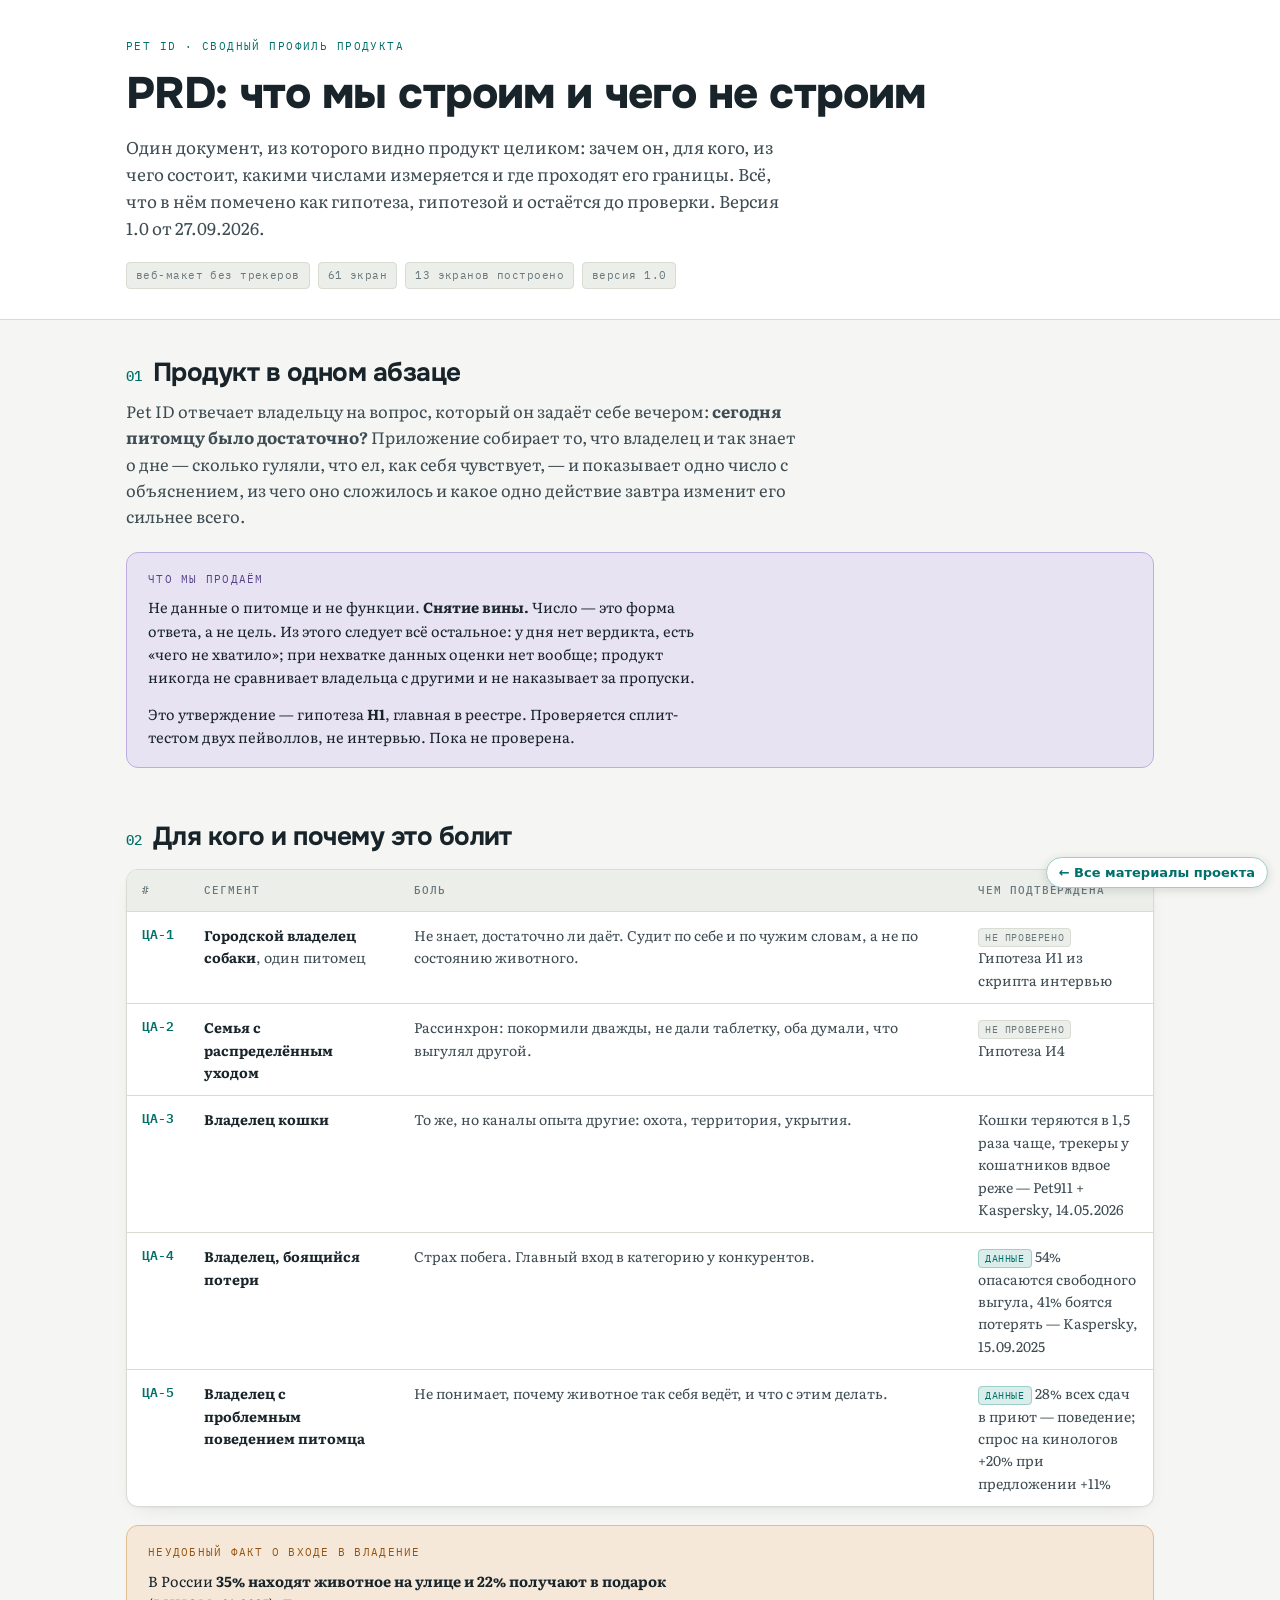
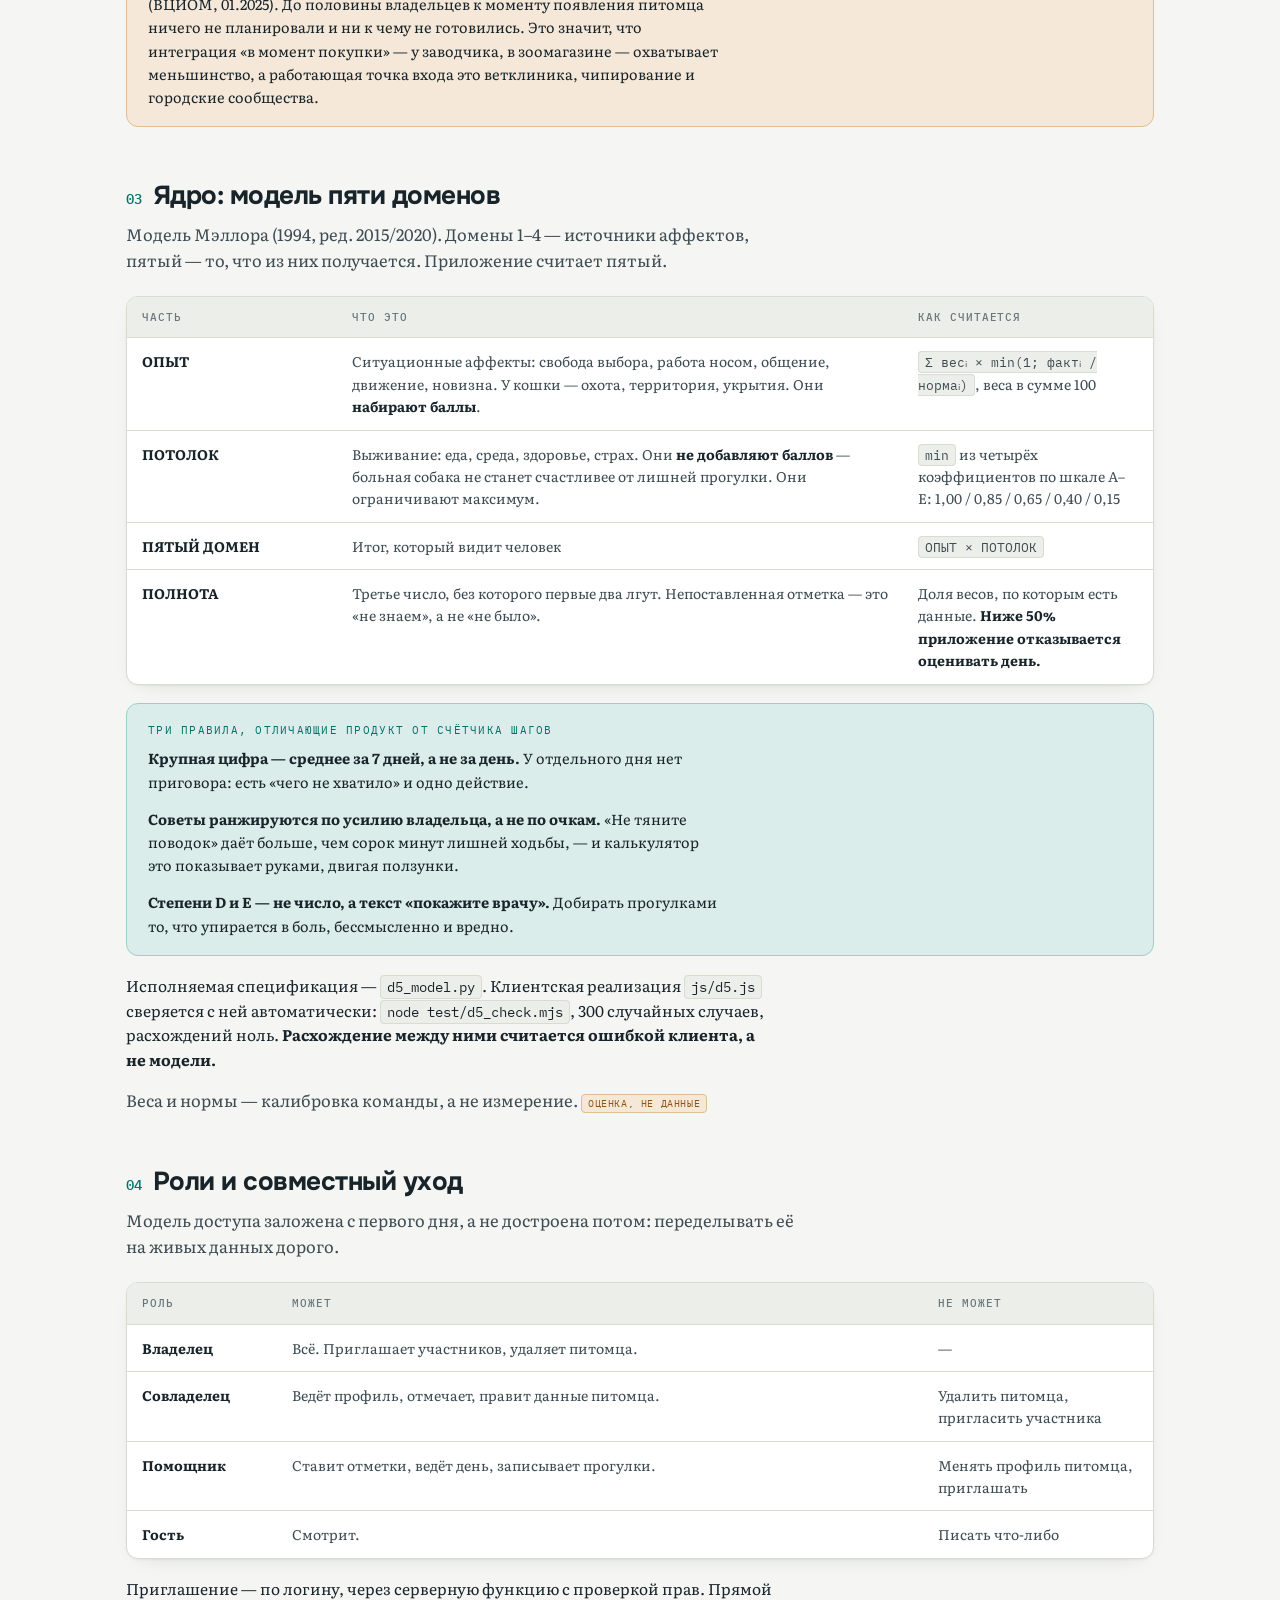
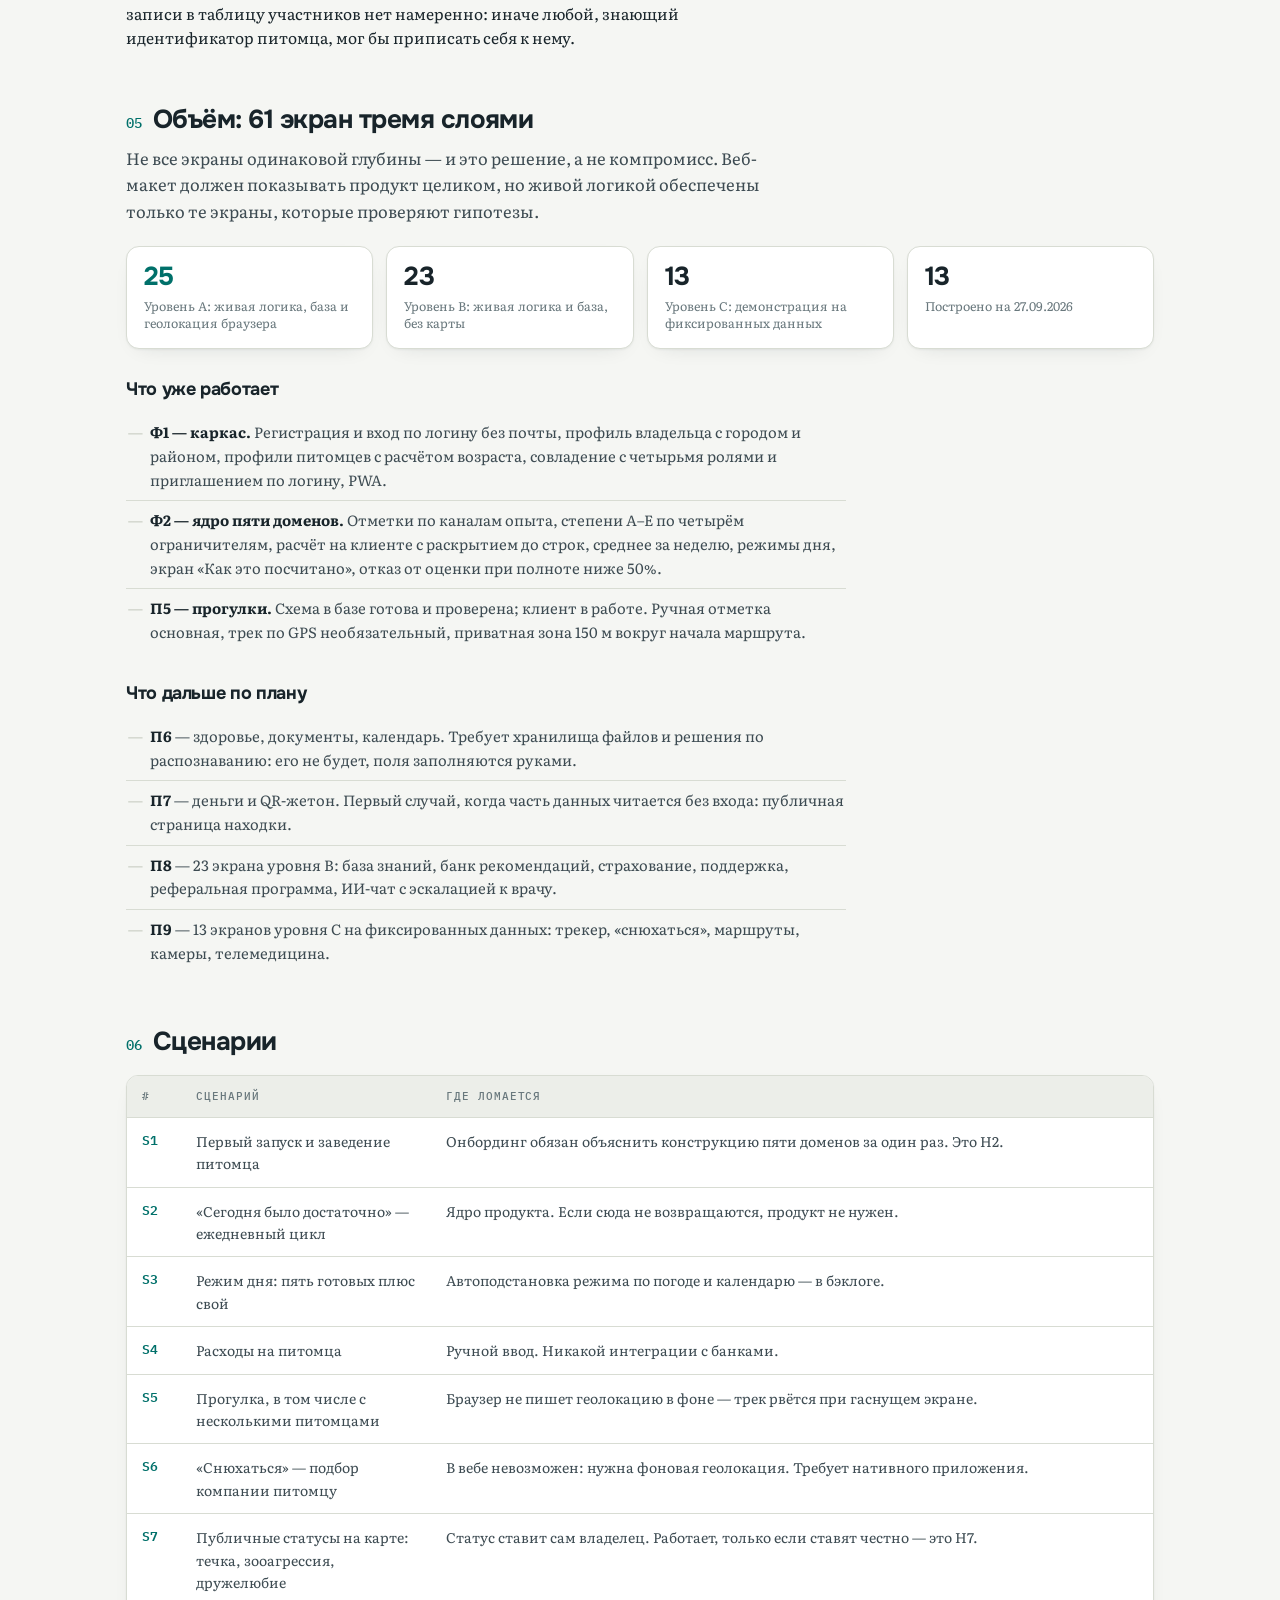
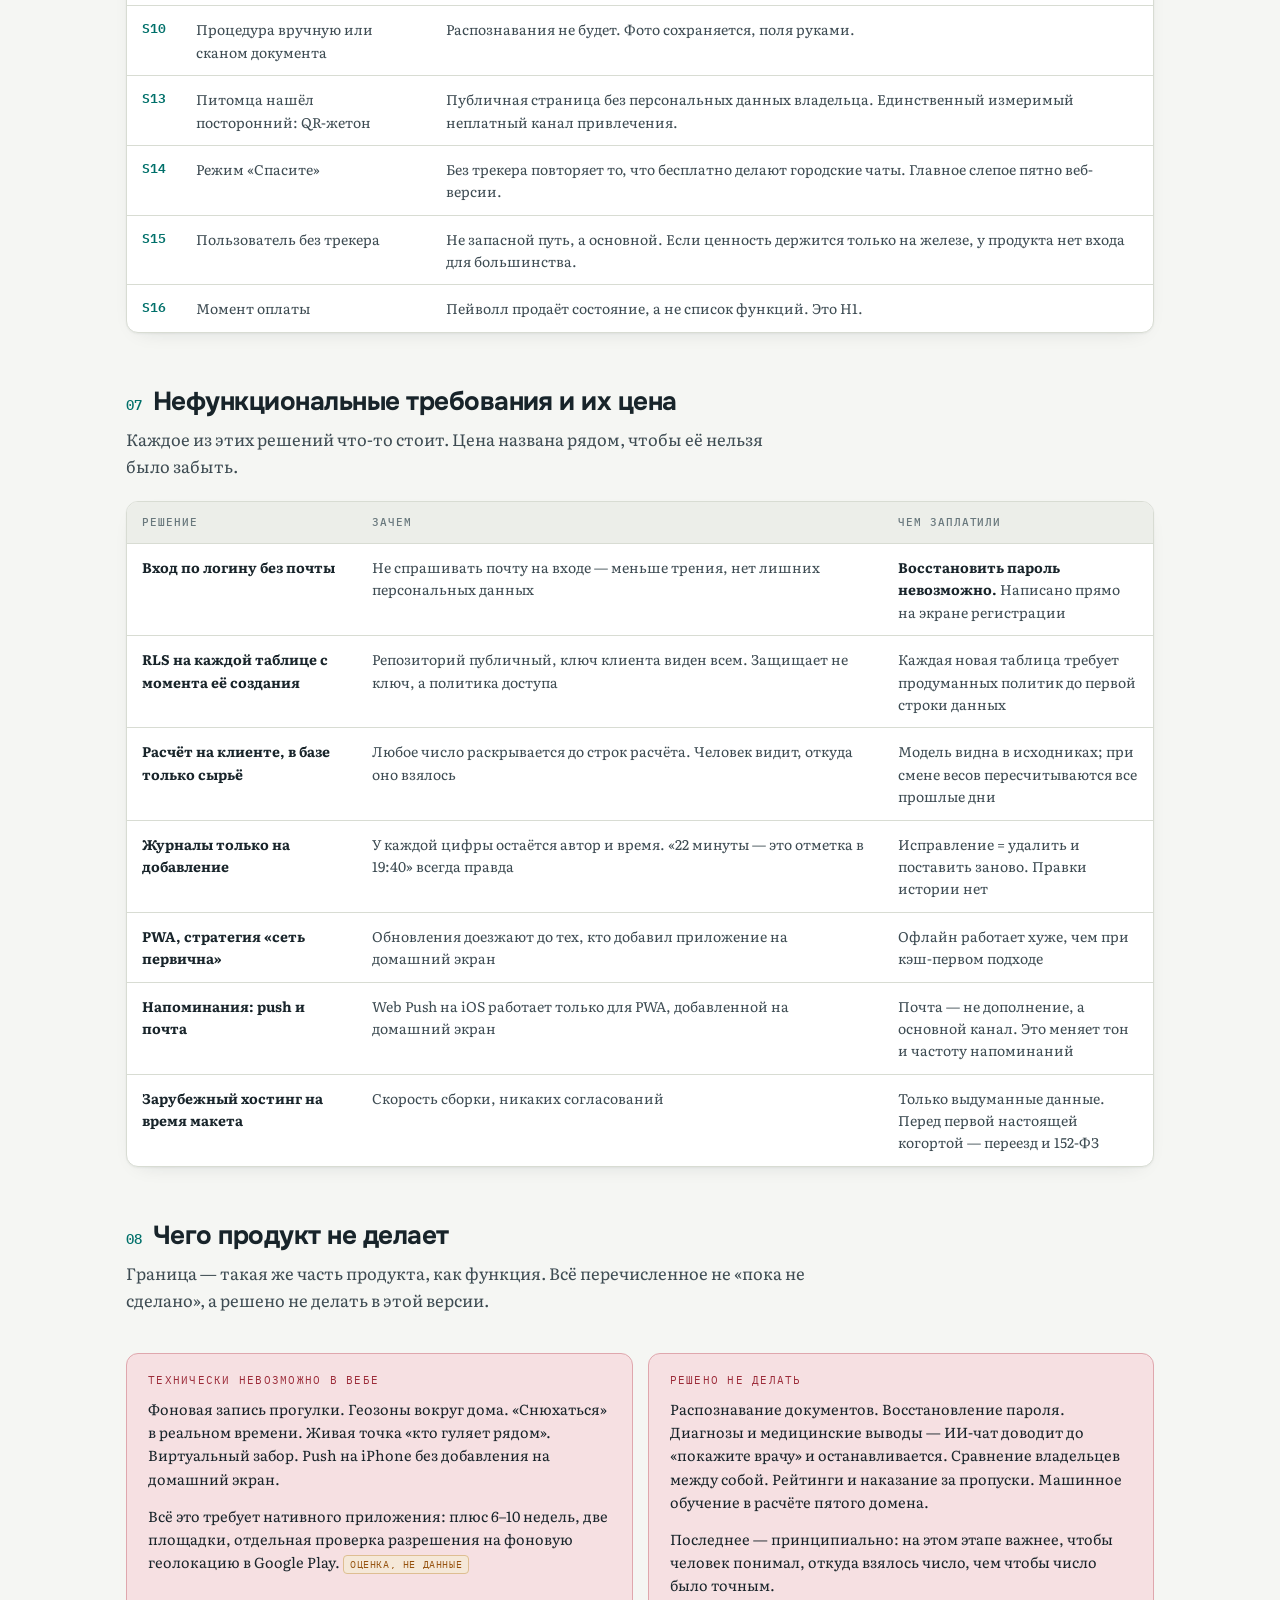
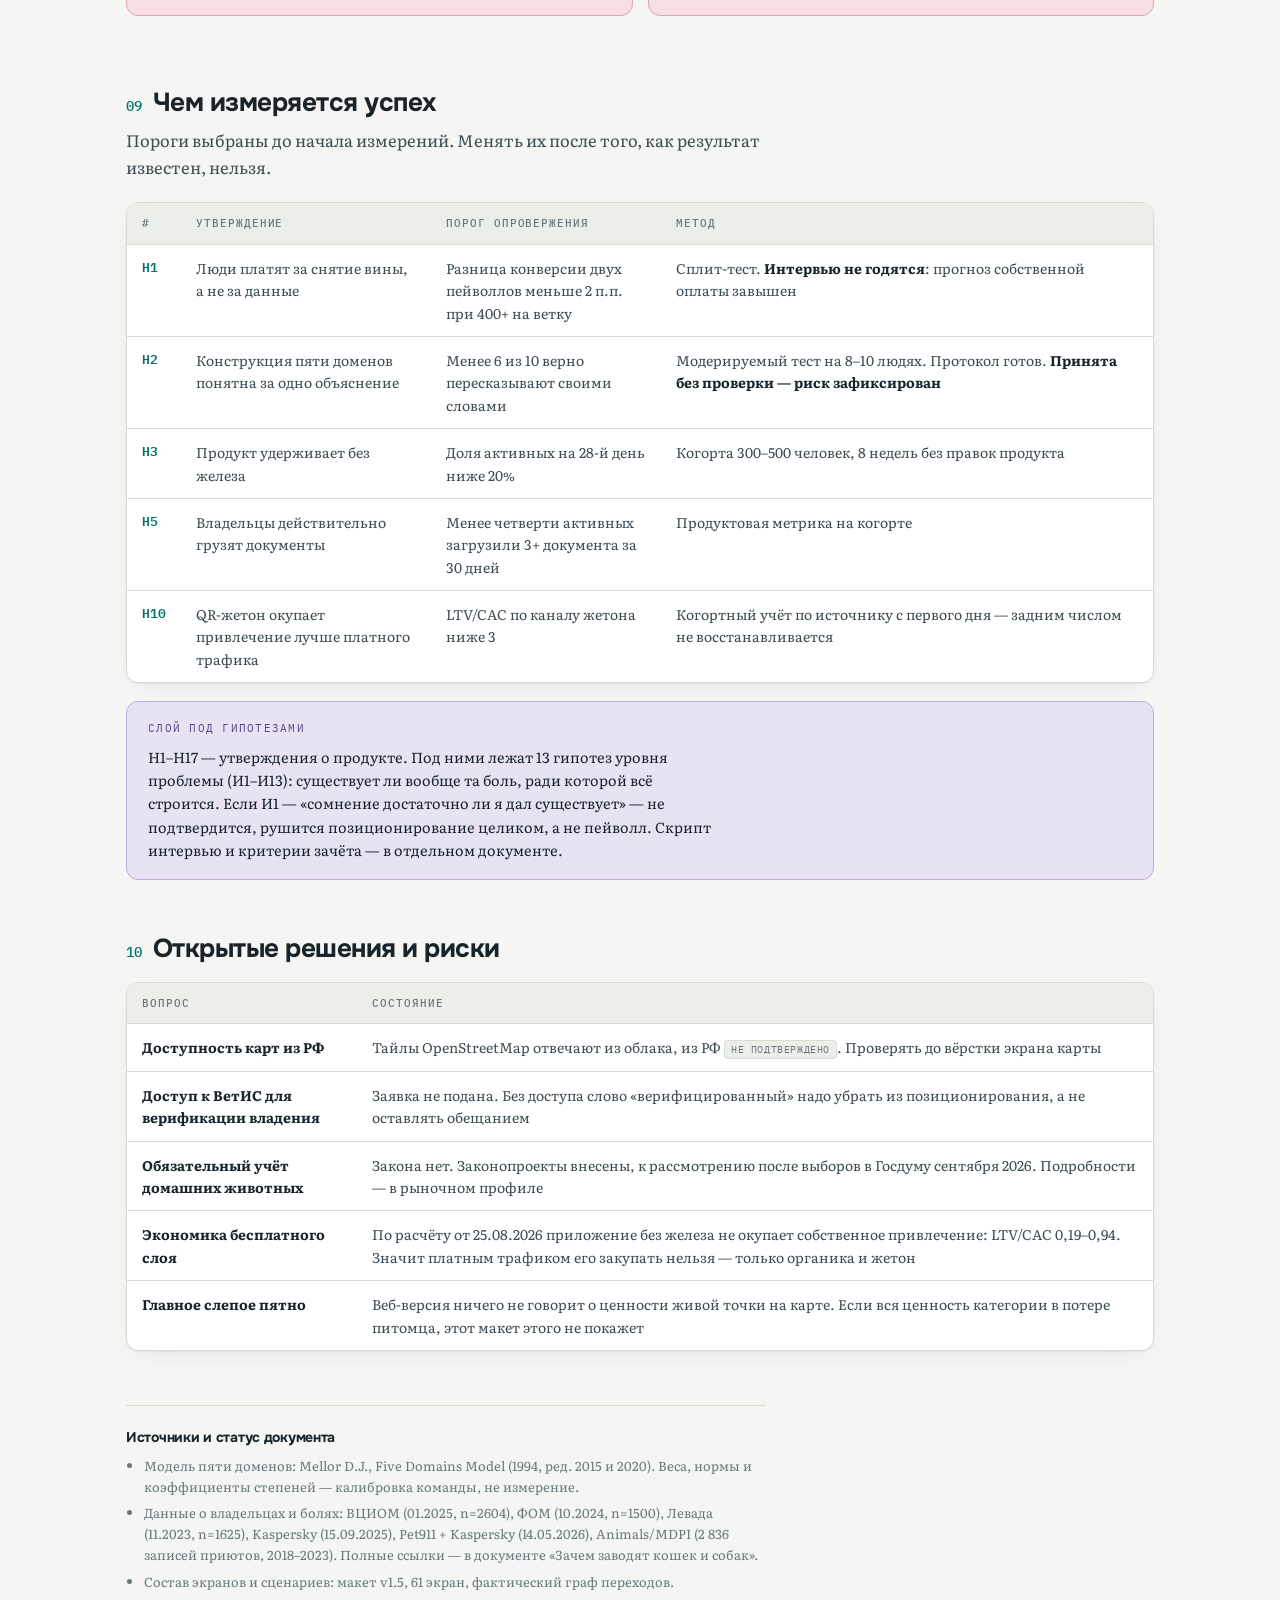
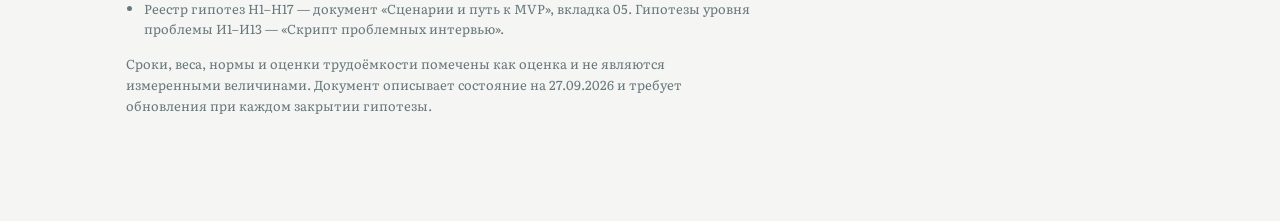
<file: design/prd-pet-id.html>
<!doctype html>
<html lang="ru">
<head>
<meta charset="utf-8">
<meta name="viewport" content="width=device-width, initial-scale=1">
<title>Pet ID — PRD</title>
<meta name="description" content="Сводный профиль продукта Pet ID: позиционирование, модель пяти доменов, роли, объём из 61 экрана, метрики, границы и риски.">
<meta name="color-scheme" content="light dark">
<link rel="preconnect" href="https://fonts.googleapis.com">
<link rel="preconnect" href="https://fonts.gstatic.com" crossorigin>
<link rel="stylesheet" href="https://fonts.googleapis.com/css2?family=Onest:wght@400;500;600;700;800&family=Literata:ital,opsz,wght@0,7..72,400;0,7..72,500;1,7..72,400&family=IBM+Plex+Mono:wght@400;500;600&display=swap">
<style>
:root{
  --bg:#F5F6F3; --card:#FFFFFF; --card2:#ECEEE9; --line:#D8DCD3; --line2:#BFC5B9;
  --ink:#18242A; --ink2:#3D4B52; --sub:#69787D;
  --a:#00706A; --a-s:#DBEDEA; --a-b:#9CCFC8;
  --b:#2a78d6; --b-s:#E2ECFA; --b-b:#A8C6EE;
  --c:#96530F; --c-s:#F5E8D8; --c-b:#DEBE92;
  --bad:#9C2B39; --bad-s:#F6E0E2; --bad-b:#DFA7AD;
  --key:#55428A; --key-s:#E8E3F3; --key-b:#BCACE0;
  --sh:0 1px 2px rgba(24,36,42,.05), 0 7px 22px -14px rgba(24,36,42,.2);
}
@media (prefers-color-scheme: dark){:root:not([data-theme="light"]){
  --bg:#0D1417; --card:#141E22; --card2:#1B272C; --line:#293539; --line2:#3A4B51;
  --ink:#E3EAE8; --ink2:#B2C0BF; --sub:#7C8E92;
  --a:#52C0B1; --a-s:#11302D; --a-b:#2E6660;
  --b:#3987e5; --b-s:#131F2E; --b-b:#2B4A73;
  --c:#D9954F; --c-s:#2F2310; --c-b:#6B4F27;
  --bad:#E07C87; --bad-s:#31161A; --bad-b:#6E3239;
  --key:#A88FDC; --key-s:#221C31; --key-b:#4B3E72;
  --sh:0 1px 2px rgba(0,0,0,.4), 0 9px 26px -16px rgba(0,0,0,.8);
}}
*{box-sizing:border-box}
html{color-scheme:light dark}
body{margin:0; background:var(--bg); color:var(--ink);
  font-family:Literata,Georgia,serif; font-size:15.5px; line-height:1.6;
  -webkit-font-smoothing:antialiased}
h1,h2,h3,h4{margin:0; font-family:Onest,"Helvetica Neue",Arial,sans-serif;
  letter-spacing:-.02em; line-height:1.14; text-wrap:balance}
.lbl,th,.tag,code,.n,.id{font-family:"IBM Plex Mono",ui-monospace,monospace}
code{font-size:.9em; background:var(--card2); padding:2px 6px; border-radius:4px; border:1px solid var(--line)}
.lbl{font-size:10.5px; letter-spacing:.12em; text-transform:uppercase; color:var(--sub);
  display:block; margin-bottom:8px}
p{margin:0 0 14px; max-width:72ch}
a{color:var(--b)}
.top{border-bottom:1px solid var(--line); background:var(--card)}
.topin{max-width:1080px; margin:0 auto; padding:38px 26px 30px}
.eyebrow{font-family:"IBM Plex Mono",monospace; font-size:11px; letter-spacing:.13em;
  text-transform:uppercase; color:var(--a); margin-bottom:12px}
h1{font-size:clamp(29px,4.4vw,44px); font-weight:800}
.lede{margin:15px 0 0; max-width:66ch; font-size:17px; color:var(--ink2)}
.meta{display:flex; flex-wrap:wrap; gap:8px; margin:20px 0 0}
.tag{font-size:11px; letter-spacing:.04em; padding:4px 9px; border-radius:4px;
  background:var(--card2); color:var(--sub); border:1px solid var(--line)}
main{max-width:1080px; margin:0 auto; padding:38px 26px 90px}
section{margin:0 0 54px}
h2{font-size:26px; font-weight:700; margin:0 0 10px}
h2 .num{font-family:"IBM Plex Mono",monospace; font-size:14px; font-weight:500;
  color:var(--a); margin-right:11px; letter-spacing:0}
h3{font-size:18px; font-weight:700; margin:30px 0 8px}
h4{font-size:15px; font-weight:700; margin:22px 0 6px}
.intro{font-size:16.5px; color:var(--ink2); max-width:68ch; margin-bottom:22px}
.tw{overflow-x:auto; border:1px solid var(--line); border-radius:12px; background:var(--card);
  margin:18px 0; box-shadow:var(--sh)}
table{border-collapse:collapse; width:100%; min-width:660px; font-size:14px}
th{font-size:10.5px; letter-spacing:.09em; text-transform:uppercase; color:var(--sub);
  text-align:left; font-weight:500; padding:12px 15px; background:var(--card2);
  border-bottom:1px solid var(--line); vertical-align:bottom}
td{padding:12px 15px; border-bottom:1px solid var(--line); vertical-align:top; color:var(--ink2)}
tr:last-child td{border-bottom:0}
td strong{color:var(--ink)}
td.id{font-size:12.5px; color:var(--a); white-space:nowrap; font-weight:600}
td.n,th.n{text-align:right; font-variant-numeric:tabular-nums; white-space:nowrap}
.note{border:1px solid var(--line); border-radius:12px; padding:18px 21px;
  background:var(--card); margin:18px 0}
.note.a{background:var(--a-s); border-color:var(--a-b)} .note.a .lbl{color:var(--a)}
.note.bad{background:var(--bad-s); border-color:var(--bad-b)} .note.bad .lbl{color:var(--bad)}
.note.c{background:var(--c-s); border-color:var(--c-b)} .note.c .lbl{color:var(--c)}
.note.key{background:var(--key-s); border-color:var(--key-b)} .note.key .lbl{color:var(--key)}
.note.b{background:var(--b-s); border-color:var(--b-b)} .note.b .lbl{color:var(--b)}
.note p:last-child{margin-bottom:0}
.note p{font-size:14.5px}
.est{font-family:"IBM Plex Mono",monospace; font-size:10px; letter-spacing:.06em;
  text-transform:uppercase; color:var(--c); background:var(--c-s);
  border:1px solid var(--c-b); border-radius:4px; padding:2px 6px; white-space:nowrap}
.dat{font-family:"IBM Plex Mono",monospace; font-size:10px; letter-spacing:.06em;
  text-transform:uppercase; color:var(--a); background:var(--a-s);
  border:1px solid var(--a-b); border-radius:4px; padding:2px 6px; white-space:nowrap}
.nc{font-family:"IBM Plex Mono",monospace; font-size:10px; letter-spacing:.06em;
  text-transform:uppercase; color:var(--sub); background:var(--card2);
  border:1px solid var(--line); border-radius:4px; padding:2px 6px; white-space:nowrap}
.kpi{display:grid; grid-template-columns:repeat(auto-fit,minmax(178px,1fr)); gap:13px; margin:20px 0}
.k{background:var(--card); border:1px solid var(--line); border-radius:13px; padding:16px 17px;
  box-shadow:var(--sh)}
.k b{display:block; font-family:Onest,Arial,sans-serif; font-size:26px; font-weight:700;
  letter-spacing:-.02em; line-height:1.1; margin-bottom:5px}
.k span{display:block; font-size:12.5px; color:var(--sub); line-height:1.4}
.k.bad b{color:var(--bad)} .k.a b{color:var(--a)}
ol.steps{counter-reset:s; list-style:none; padding:0; margin:16px 0}
ol.steps>li{counter-increment:s; position:relative; padding-left:40px; margin-bottom:18px;
  font-size:15px; color:var(--ink2); max-width:74ch}
ol.steps>li::before{content:counter(s); position:absolute; left:0; top:0;
  font-family:"IBM Plex Mono",monospace; font-size:11.5px; font-weight:600;
  width:26px; height:26px; border-radius:8px; background:var(--a-s);
  color:var(--a); display:grid; place-items:center}
ol.steps>li strong{color:var(--ink)}
ul.plain{list-style:none; padding:0; margin:14px 0}
ul.plain li{position:relative; padding:8px 0 8px 24px; border-top:1px solid var(--line);
  font-size:14.8px; color:var(--ink2); max-width:80ch}
ul.plain li:first-child{border-top:0}
ul.plain li::before{content:"—"; position:absolute; left:2px; top:8px; color:var(--line2)}
ul.plain li strong{color:var(--ink)}
.two{display:grid; grid-template-columns:repeat(auto-fit,minmax(300px,1fr)); gap:15px; margin:18px 0}
footer{border-top:1px solid var(--line); margin-top:54px; padding-top:24px;
  font-size:13px; color:var(--sub); max-width:80ch}
footer h3{font-size:14px; margin:0 0 10px; color:var(--ink)}
footer ul{padding-left:18px; margin:0 0 14px}
footer li{margin-bottom:6px}
@media (max-width:620px){ main{padding:28px 18px 70px} .topin{padding:28px 18px 24px} }
</style>
</head>
<body>
<!-- Ссылка на сводную страницу материалов (design/index.html). -->
<style>
.hub-back{position:fixed; right:12px; bottom:12px; z-index:2147483000; display:inline-flex; align-items:center; gap:6px;
  padding:8px 12px; border-radius:999px; font:600 13px/1 system-ui,-apple-system,"Segoe UI",Roboto,sans-serif;
  text-decoration:none; background:#FFFFFF; color:#00706A; border:1px solid #9CCFC8; box-shadow:0 2px 10px rgba(24,36,42,.15)}
.hub-back:hover{background:#DBEDEA}
@media (prefers-color-scheme: dark){ :root:not([data-theme="light"]) .hub-back{background:#141E22; color:#52C0B1; border-color:#2E6660} }
:root[data-theme="dark"] .hub-back{background:#141E22; color:#52C0B1; border-color:#2E6660}
@media print{ .hub-back{display:none} }
</style>
<a class="hub-back" href="index.html">← Все материалы проекта</a>


<div class="top"><div class="topin">
  <div class="eyebrow">Pet ID · сводный профиль продукта</div>
  <h1>PRD: что мы строим и чего не строим</h1>
  <p class="lede">Один документ, из которого видно продукт целиком: зачем он, для кого, из чего состоит, какими числами измеряется и где проходят его границы. Всё, что в нём помечено как гипотеза, гипотезой и остаётся до проверки. Версия 1.0 от 27.09.2026.</p>
  <div class="meta">
    <span class="tag">веб-макет без трекеров</span>
    <span class="tag">61 экран</span>
    <span class="tag">13 экранов построено</span>
    <span class="tag">версия 1.0</span>
  </div>
</div></div>

<main>

<section>
  <h2><span class="num">01</span>Продукт в одном абзаце</h2>
  <p class="intro">Pet ID отвечает владельцу на вопрос, который он задаёт себе вечером: <strong>сегодня питомцу было достаточно?</strong> Приложение собирает то, что владелец и так знает о дне — сколько гуляли, что ел, как себя чувствует, — и показывает одно число с объяснением, из чего оно сложилось и какое одно действие завтра изменит его сильнее всего.</p>
  <div class="note key">
    <span class="lbl">Что мы продаём</span>
    <p>Не данные о питомце и не функции. <strong>Снятие вины.</strong> Число — это форма ответа, а не цель. Из этого следует всё остальное: у дня нет вердикта, есть «чего не хватило»; при нехватке данных оценки нет вообще; продукт никогда не сравнивает владельца с другими и не наказывает за пропуски.</p>
    <p>Это утверждение — гипотеза <strong>H1</strong>, главная в реестре. Проверяется сплит-тестом двух пейволлов, не интервью. Пока не проверена.</p>
  </div>
</section>

<section>
  <h2><span class="num">02</span>Для кого и почему это болит</h2>
  <div class="tw"><table>
    <thead><tr><th style="width:52px">#</th><th style="width:210px">Сегмент</th><th>Боль</th><th style="width:190px">Чем подтверждена</th></tr></thead>
    <tbody>
      <tr><td class="id">ЦА-1</td><td><strong>Городской владелец собаки</strong>, один питомец</td><td>Не знает, достаточно ли даёт. Судит по себе и по чужим словам, а не по состоянию животного.</td><td><span class="nc">не проверено</span> Гипотеза И1 из скрипта интервью</td></tr>
      <tr><td class="id">ЦА-2</td><td><strong>Семья с распределённым уходом</strong></td><td>Рассинхрон: покормили дважды, не дали таблетку, оба думали, что выгулял другой.</td><td><span class="nc">не проверено</span> Гипотеза И4</td></tr>
      <tr><td class="id">ЦА-3</td><td><strong>Владелец кошки</strong></td><td>То же, но каналы опыта другие: охота, территория, укрытия.</td><td>Кошки теряются в 1,5 раза чаще, трекеры у кошатников вдвое реже — Pet911 + Kaspersky, 14.05.2026</td></tr>
      <tr><td class="id">ЦА-4</td><td><strong>Владелец, боящийся потери</strong></td><td>Страх побега. Главный вход в категорию у конкурентов.</td><td><span class="dat">данные</span> 54% опасаются свободного выгула, 41% боятся потерять — Kaspersky, 15.09.2025</td></tr>
      <tr><td class="id">ЦА-5</td><td><strong>Владелец с проблемным поведением питомца</strong></td><td>Не понимает, почему животное так себя ведёт, и что с этим делать.</td><td><span class="dat">данные</span> 28% всех сдач в приют — поведение; спрос на кинологов +20% при предложении +11%</td></tr>
    </tbody>
  </table></div>
  <div class="note c">
    <span class="lbl">Неудобный факт о входе в владение</span>
    <p>В России <strong>35% находят животное на улице и 22% получают в подарок</strong> (ВЦИОМ, 01.2025). До половины владельцев к моменту появления питомца ничего не планировали и ни к чему не готовились. Это значит, что интеграция «в момент покупки» — у заводчика, в зоомагазине — охватывает меньшинство, а работающая точка входа это ветклиника, чипирование и городские сообщества.</p>
  </div>
</section>

<section>
  <h2><span class="num">03</span>Ядро: модель пяти доменов</h2>
  <p class="intro">Модель Мэллора (1994, ред. 2015/2020). Домены 1–4 — источники аффектов, пятый — то, что из них получается. Приложение считает пятый.</p>

  <div class="tw"><table>
    <thead><tr><th style="width:210px">Часть</th><th>Что это</th><th style="width:250px">Как считается</th></tr></thead>
    <tbody>
      <tr><td><strong>ОПЫТ</strong></td><td>Ситуационные аффекты: свобода выбора, работа носом, общение, движение, новизна. У кошки — охота, территория, укрытия. Они <strong>набирают баллы</strong>.</td><td><code>Σ весᵢ × min(1; фактᵢ / нормаᵢ)</code>, веса в сумме 100</td></tr>
      <tr><td><strong>ПОТОЛОК</strong></td><td>Выживание: еда, среда, здоровье, страх. Они <strong>не добавляют баллов</strong> — больная собака не станет счастливее от лишней прогулки. Они ограничивают максимум.</td><td><code>min</code> из четырёх коэффициентов по шкале A–E: 1,00 / 0,85 / 0,65 / 0,40 / 0,15</td></tr>
      <tr><td><strong>ПЯТЫЙ ДОМЕН</strong></td><td>Итог, который видит человек</td><td><code>ОПЫТ × ПОТОЛОК</code></td></tr>
      <tr><td><strong>ПОЛНОТА</strong></td><td>Третье число, без которого первые два лгут. Непоставленная отметка — это «не знаем», а не «не было».</td><td>Доля весов, по которым есть данные. <strong>Ниже 50% приложение отказывается оценивать день.</strong></td></tr>
    </tbody>
  </table></div>

  <div class="note a">
    <span class="lbl">Три правила, отличающие продукт от счётчика шагов</span>
    <p><strong>Крупная цифра — среднее за 7 дней, а не за день.</strong> У отдельного дня нет приговора: есть «чего не хватило» и одно действие.</p>
    <p><strong>Советы ранжируются по усилию владельца, а не по очкам.</strong> «Не тяните поводок» даёт больше, чем сорок минут лишней ходьбы, — и калькулятор это показывает руками, двигая ползунки.</p>
    <p><strong>Степени D и E — не число, а текст «покажите врачу».</strong> Добирать прогулками то, что упирается в боль, бессмысленно и вредно.</p>
  </div>

  <p>Исполняемая спецификация — <code>d5_model.py</code>. Клиентская реализация <code>js/d5.js</code> сверяется с ней автоматически: <code>node test/d5_check.mjs</code>, 300 случайных случаев, расхождений ноль. <strong>Расхождение между ними считается ошибкой клиента, а не модели.</strong></p>
  <p class="intro" style="margin-top:14px">Веса и нормы — калибровка команды, а не измерение. <span class="est">оценка, не данные</span></p>
</section>

<section>
  <h2><span class="num">04</span>Роли и совместный уход</h2>
  <p class="intro">Модель доступа заложена с первого дня, а не достроена потом: переделывать её на живых данных дорого.</p>
  <div class="tw"><table>
    <thead><tr><th style="width:150px">Роль</th><th>Может</th><th style="width:230px">Не может</th></tr></thead>
    <tbody>
      <tr><td><strong>Владелец</strong></td><td>Всё. Приглашает участников, удаляет питомца.</td><td>—</td></tr>
      <tr><td><strong>Совладелец</strong></td><td>Ведёт профиль, отмечает, правит данные питомца.</td><td>Удалить питомца, пригласить участника</td></tr>
      <tr><td><strong>Помощник</strong></td><td>Ставит отметки, ведёт день, записывает прогулки.</td><td>Менять профиль питомца, приглашать</td></tr>
      <tr><td><strong>Гость</strong></td><td>Смотрит.</td><td>Писать что-либо</td></tr>
    </tbody>
  </table></div>
  <p>Приглашение — по логину, через серверную функцию с проверкой прав. Прямой записи в таблицу участников нет намеренно: иначе любой, знающий идентификатор питомца, мог бы приписать себя к нему.</p>
</section>

<section>
  <h2><span class="num">05</span>Объём: 61 экран тремя слоями</h2>
  <p class="intro">Не все экраны одинаковой глубины — и это решение, а не компромисс. Веб-макет должен показывать продукт целиком, но живой логикой обеспечены только те экраны, которые проверяют гипотезы.</p>
  <div class="kpi">
    <div class="k a"><b>25</b><span>Уровень A: живая логика, база и геолокация браузера</span></div>
    <div class="k"><b>23</b><span>Уровень B: живая логика и база, без карты</span></div>
    <div class="k"><b>13</b><span>Уровень C: демонстрация на фиксированных данных</span></div>
    <div class="k"><b>13</b><span>Построено на 27.09.2026</span></div>
  </div>

  <h3>Что уже работает</h3>
  <ul class="plain">
    <li><strong>Ф1 — каркас.</strong> Регистрация и вход по логину без почты, профиль владельца с городом и районом, профили питомцев с расчётом возраста, совладение с четырьмя ролями и приглашением по логину, PWA.</li>
    <li><strong>Ф2 — ядро пяти доменов.</strong> Отметки по каналам опыта, степени A–E по четырём ограничителям, расчёт на клиенте с раскрытием до строк, среднее за неделю, режимы дня, экран «Как это посчитано», отказ от оценки при полноте ниже 50%.</li>
    <li><strong>П5 — прогулки.</strong> Схема в базе готова и проверена; клиент в работе. Ручная отметка основная, трек по GPS необязательный, приватная зона 150 м вокруг начала маршрута.</li>
  </ul>

  <h3>Что дальше по плану</h3>
  <ul class="plain">
    <li><strong>П6</strong> — здоровье, документы, календарь. Требует хранилища файлов и решения по распознаванию: его не будет, поля заполняются руками.</li>
    <li><strong>П7</strong> — деньги и QR-жетон. Первый случай, когда часть данных читается без входа: публичная страница находки.</li>
    <li><strong>П8</strong> — 23 экрана уровня B: база знаний, банк рекомендаций, страхование, поддержка, реферальная программа, ИИ-чат с эскалацией к врачу.</li>
    <li><strong>П9</strong> — 13 экранов уровня C на фиксированных данных: трекер, «снюхаться», маршруты, камеры, телемедицина.</li>
  </ul>
</section>

<section>
  <h2><span class="num">06</span>Сценарии</h2>
  <div class="tw"><table>
    <thead><tr><th style="width:52px">#</th><th style="width:250px">Сценарий</th><th>Где ломается</th></tr></thead>
    <tbody>
      <tr><td class="id">S1</td><td>Первый запуск и заведение питомца</td><td>Онбординг обязан объяснить конструкцию пяти доменов за один раз. Это H2.</td></tr>
      <tr><td class="id">S2</td><td>«Сегодня было достаточно» — ежедневный цикл</td><td>Ядро продукта. Если сюда не возвращаются, продукт не нужен.</td></tr>
      <tr><td class="id">S3</td><td>Режим дня: пять готовых плюс свой</td><td>Автоподстановка режима по погоде и календарю — в бэклоге.</td></tr>
      <tr><td class="id">S4</td><td>Расходы на питомца</td><td>Ручной ввод. Никакой интеграции с банками.</td></tr>
      <tr><td class="id">S5</td><td>Прогулка, в том числе с несколькими питомцами</td><td>Браузер не пишет геолокацию в фоне — трек рвётся при гаснущем экране.</td></tr>
      <tr><td class="id">S6</td><td>«Снюхаться» — подбор компании питомцу</td><td>В вебе невозможен: нужна фоновая геолокация. Требует нативного приложения.</td></tr>
      <tr><td class="id">S7</td><td>Публичные статусы на карте: течка, зооагрессия, дружелюбие</td><td>Статус ставит сам владелец. Работает, только если ставят честно — это H7.</td></tr>
      <tr><td class="id">S10</td><td>Процедура вручную или сканом документа</td><td>Распознавания не будет. Фото сохраняется, поля руками.</td></tr>
      <tr><td class="id">S13</td><td>Питомца нашёл посторонний: QR-жетон</td><td>Публичная страница без персональных данных владельца. Единственный измеримый неплатный канал привлечения.</td></tr>
      <tr><td class="id">S14</td><td>Режим «Спасите»</td><td>Без трекера повторяет то, что бесплатно делают городские чаты. Главное слепое пятно веб-версии.</td></tr>
      <tr><td class="id">S15</td><td>Пользователь без трекера</td><td>Не запасной путь, а основной. Если ценность держится только на железе, у продукта нет входа для большинства.</td></tr>
      <tr><td class="id">S16</td><td>Момент оплаты</td><td>Пейволл продаёт состояние, а не список функций. Это H1.</td></tr>
    </tbody>
  </table></div>
</section>

<section>
  <h2><span class="num">07</span>Нефункциональные требования и их цена</h2>
  <p class="intro">Каждое из этих решений что-то стоит. Цена названа рядом, чтобы её нельзя было забыть.</p>
  <div class="tw"><table>
    <thead><tr><th style="width:230px">Решение</th><th>Зачем</th><th style="width:270px">Чем заплатили</th></tr></thead>
    <tbody>
      <tr><td><strong>Вход по логину без почты</strong></td><td>Не спрашивать почту на входе — меньше трения, нет лишних персональных данных</td><td><strong>Восстановить пароль невозможно.</strong> Написано прямо на экране регистрации</td></tr>
      <tr><td><strong>RLS на каждой таблице с момента её создания</strong></td><td>Репозиторий публичный, ключ клиента виден всем. Защищает не ключ, а политика доступа</td><td>Каждая новая таблица требует продуманных политик до первой строки данных</td></tr>
      <tr><td><strong>Расчёт на клиенте, в базе только сырьё</strong></td><td>Любое число раскрывается до строк расчёта. Человек видит, откуда оно взялось</td><td>Модель видна в исходниках; при смене весов пересчитываются все прошлые дни</td></tr>
      <tr><td><strong>Журналы только на добавление</strong></td><td>У каждой цифры остаётся автор и время. «22 минуты — это отметка в 19:40» всегда правда</td><td>Исправление = удалить и поставить заново. Правки истории нет</td></tr>
      <tr><td><strong>PWA, стратегия «сеть первична»</strong></td><td>Обновления доезжают до тех, кто добавил приложение на домашний экран</td><td>Офлайн работает хуже, чем при кэш-первом подходе</td></tr>
      <tr><td><strong>Напоминания: push и почта</strong></td><td>Web Push на iOS работает только для PWA, добавленной на домашний экран</td><td>Почта — не дополнение, а основной канал. Это меняет тон и частоту напоминаний</td></tr>
      <tr><td><strong>Зарубежный хостинг на время макета</strong></td><td>Скорость сборки, никаких согласований</td><td>Только выдуманные данные. Перед первой настоящей когортой — переезд и 152-ФЗ</td></tr>
    </tbody>
  </table></div>
</section>

<section>
  <h2><span class="num">08</span>Чего продукт не делает</h2>
  <p class="intro">Граница — такая же часть продукта, как функция. Всё перечисленное не «пока не сделано», а решено не делать в этой версии.</p>
  <div class="two">
    <div class="note bad">
      <span class="lbl">Технически невозможно в вебе</span>
      <p>Фоновая запись прогулки. Геозоны вокруг дома. «Снюхаться» в реальном времени. Живая точка «кто гуляет рядом». Виртуальный забор. Push на iPhone без добавления на домашний экран.</p>
      <p>Всё это требует нативного приложения: плюс 6–10 недель, две площадки, отдельная проверка разрешения на фоновую геолокацию в Google Play. <span class="est">оценка, не данные</span></p>
    </div>
    <div class="note bad">
      <span class="lbl">Решено не делать</span>
      <p>Распознавание документов. Восстановление пароля. Диагнозы и медицинские выводы — ИИ-чат доводит до «покажите врачу» и останавливается. Сравнение владельцев между собой. Рейтинги и наказание за пропуски. Машинное обучение в расчёте пятого домена.</p>
      <p>Последнее — принципиально: на этом этапе важнее, чтобы человек понимал, откуда взялось число, чем чтобы число было точным.</p>
    </div>
  </div>
</section>

<section>
  <h2><span class="num">09</span>Чем измеряется успех</h2>
  <p class="intro">Пороги выбраны до начала измерений. Менять их после того, как результат известен, нельзя.</p>
  <div class="tw"><table>
    <thead><tr><th style="width:52px">#</th><th style="width:250px">Утверждение</th><th style="width:230px">Порог опровержения</th><th>Метод</th></tr></thead>
    <tbody>
      <tr><td class="id">H1</td><td>Люди платят за снятие вины, а не за данные</td><td>Разница конверсии двух пейволлов меньше 2 п.п. при 400+ на ветку</td><td>Сплит-тест. <strong>Интервью не годятся</strong>: прогноз собственной оплаты завышен</td></tr>
      <tr><td class="id">H2</td><td>Конструкция пяти доменов понятна за одно объяснение</td><td>Менее 6 из 10 верно пересказывают своими словами</td><td>Модерируемый тест на 8–10 людях. Протокол готов. <strong>Принята без проверки — риск зафиксирован</strong></td></tr>
      <tr><td class="id">H3</td><td>Продукт удерживает без железа</td><td>Доля активных на 28-й день ниже 20%</td><td>Когорта 300–500 человек, 8 недель без правок продукта</td></tr>
      <tr><td class="id">H5</td><td>Владельцы действительно грузят документы</td><td>Менее четверти активных загрузили 3+ документа за 30 дней</td><td>Продуктовая метрика на когорте</td></tr>
      <tr><td class="id">H10</td><td>QR-жетон окупает привлечение лучше платного трафика</td><td>LTV/CAC по каналу жетона ниже 3</td><td>Когортный учёт по источнику с первого дня — задним числом не восстанавливается</td></tr>
    </tbody>
  </table></div>
  <div class="note key">
    <span class="lbl">Слой под гипотезами</span>
    <p>H1–H17 — утверждения о продукте. Под ними лежат 13 гипотез уровня проблемы (И1–И13): существует ли вообще та боль, ради которой всё строится. Если И1 — «сомнение достаточно ли я дал существует» — не подтвердится, рушится позиционирование целиком, а не пейволл. Скрипт интервью и критерии зачёта — в отдельном документе.</p>
  </div>
</section>

<section>
  <h2><span class="num">10</span>Открытые решения и риски</h2>
  <div class="tw"><table>
    <thead><tr><th style="width:230px">Вопрос</th><th>Состояние</th></tr></thead>
    <tbody>
      <tr><td><strong>Доступность карт из РФ</strong></td><td>Тайлы OpenStreetMap отвечают из облака, из РФ <span class="nc">не подтверждено</span>. Проверять до вёрстки экрана карты</td></tr>
      <tr><td><strong>Доступ к ВетИС для верификации владения</strong></td><td>Заявка не подана. Без доступа слово «верифицированный» надо убрать из позиционирования, а не оставлять обещанием</td></tr>
      <tr><td><strong>Обязательный учёт домашних животных</strong></td><td>Закона нет. Законопроекты внесены, к рассмотрению после выборов в Госдуму сентября 2026. Подробности — в рыночном профиле</td></tr>
      <tr><td><strong>Экономика бесплатного слоя</strong></td><td>По расчёту от 25.08.2026 приложение без железа не окупает собственное привлечение: LTV/CAC 0,19–0,94. Значит платным трафиком его закупать нельзя — только органика и жетон</td></tr>
      <tr><td><strong>Главное слепое пятно</strong></td><td>Веб-версия ничего не говорит о ценности живой точки на карте. Если вся ценность категории в потере питомца, этот макет этого не покажет</td></tr>
    </tbody>
  </table></div>
</section>

<footer>
  <h3>Источники и статус документа</h3>
  <ul>
    <li>Модель пяти доменов: Mellor D.J., Five Domains Model (1994, ред. 2015 и 2020). Веса, нормы и коэффициенты степеней — калибровка команды, не измерение.</li>
    <li>Данные о владельцах и болях: ВЦИОМ (01.2025, n=2604), ФОМ (10.2024, n=1500), Левада (11.2023, n=1625), Kaspersky (15.09.2025), Pet911 + Kaspersky (14.05.2026), Animals/MDPI (2 836 записей приютов, 2018–2023). Полные ссылки — в документе «Зачем заводят кошек и собак».</li>
    <li>Состав экранов и сценариев: макет v1.5, 61 экран, фактический граф переходов.</li>
    <li>Реестр гипотез H1–H17 — документ «Сценарии и путь к MVP», вкладка 05. Гипотезы уровня проблемы И1–И13 — «Скрипт проблемных интервью».</li>
  </ul>
  <p>Сроки, веса, нормы и оценки трудоёмкости помечены как оценка и не являются измеренными величинами. Документ описывает состояние на 27.09.2026 и требует обновления при каждом закрытии гипотезы.</p>
</footer>

</main>

</body>
</html>
</file>
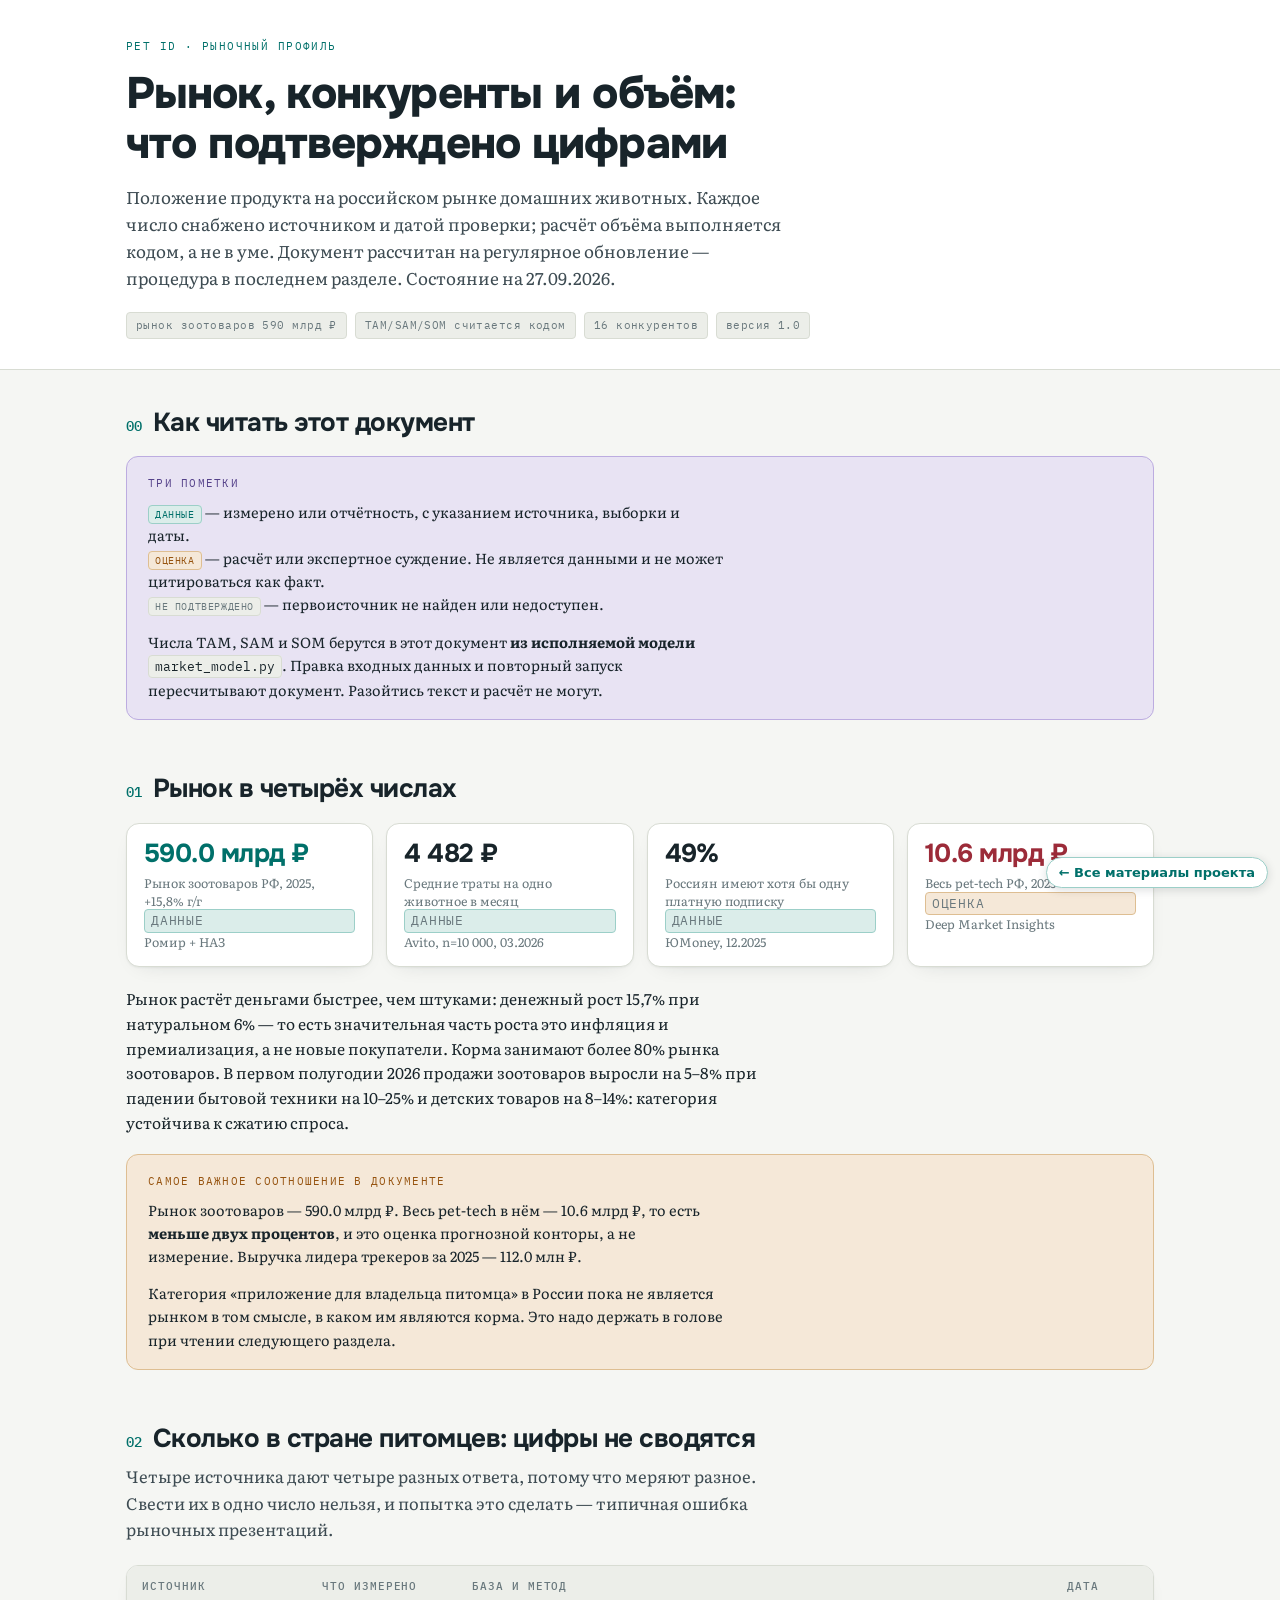
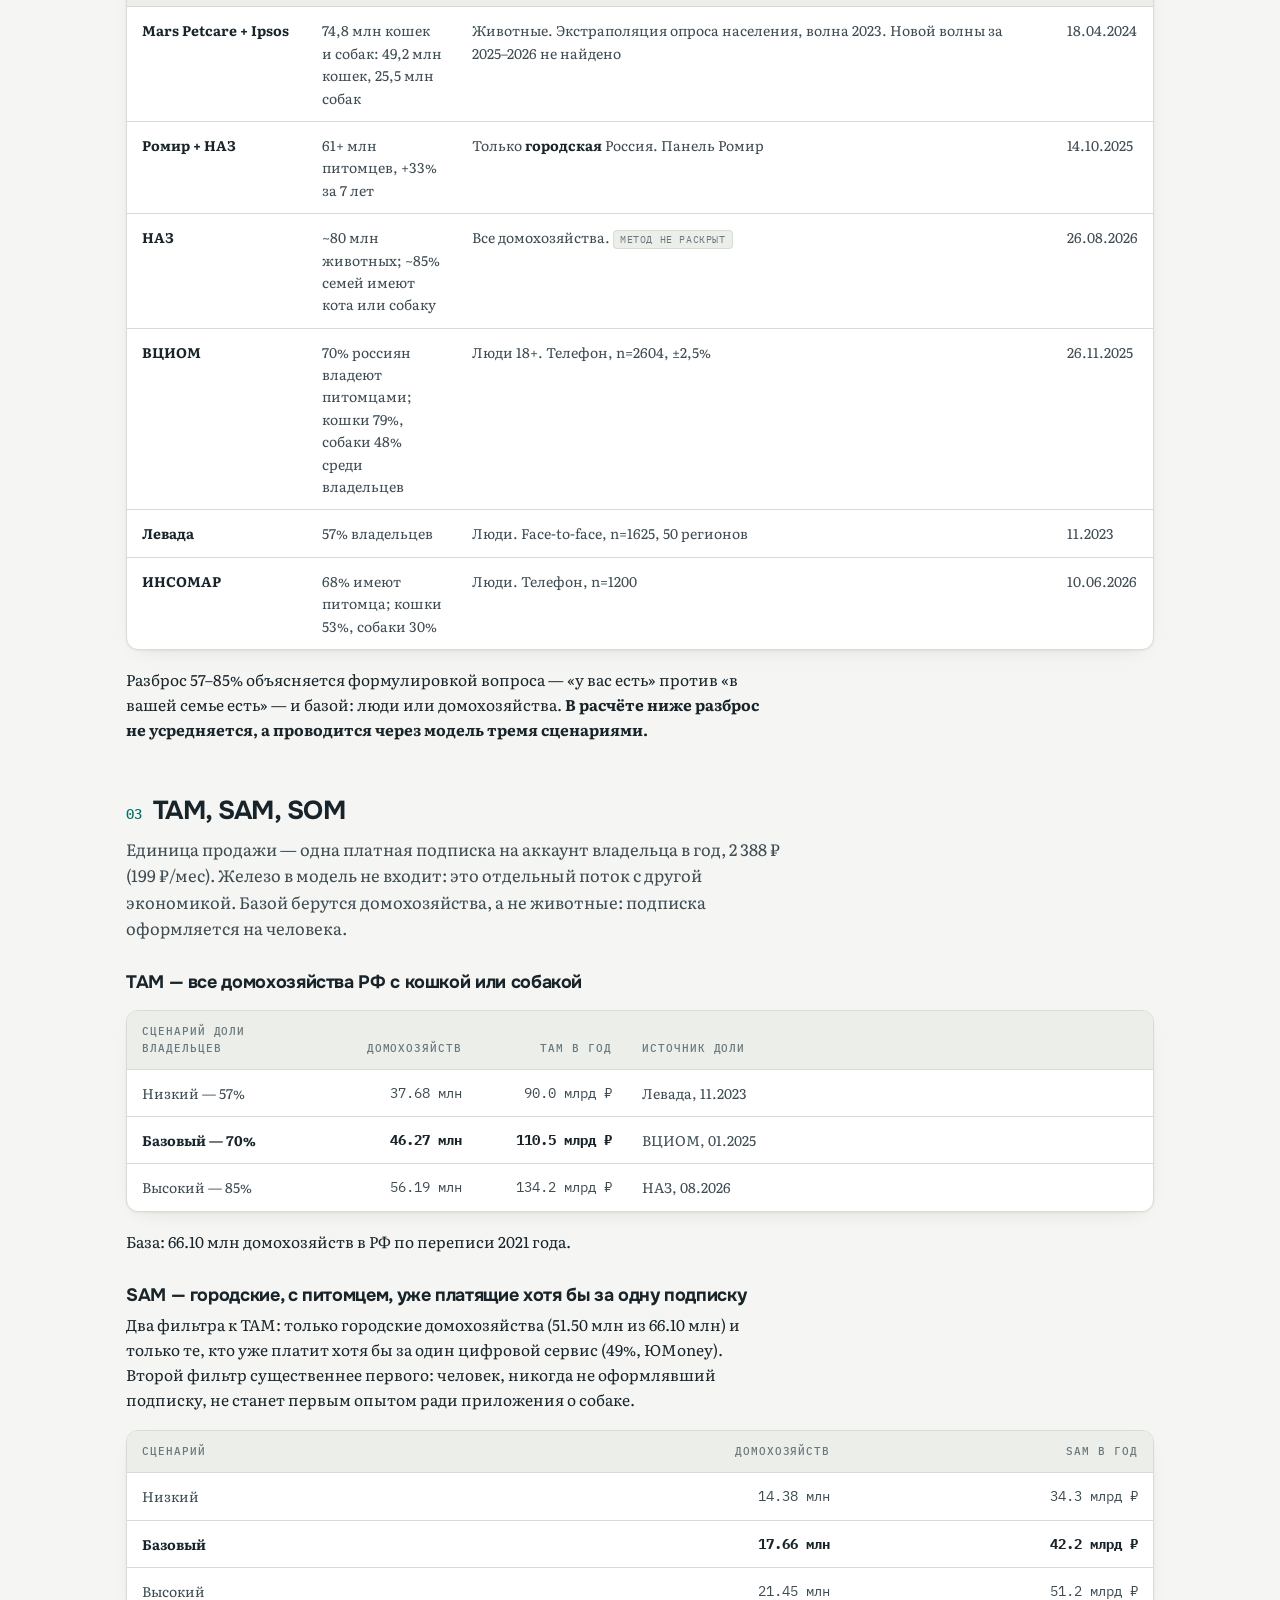
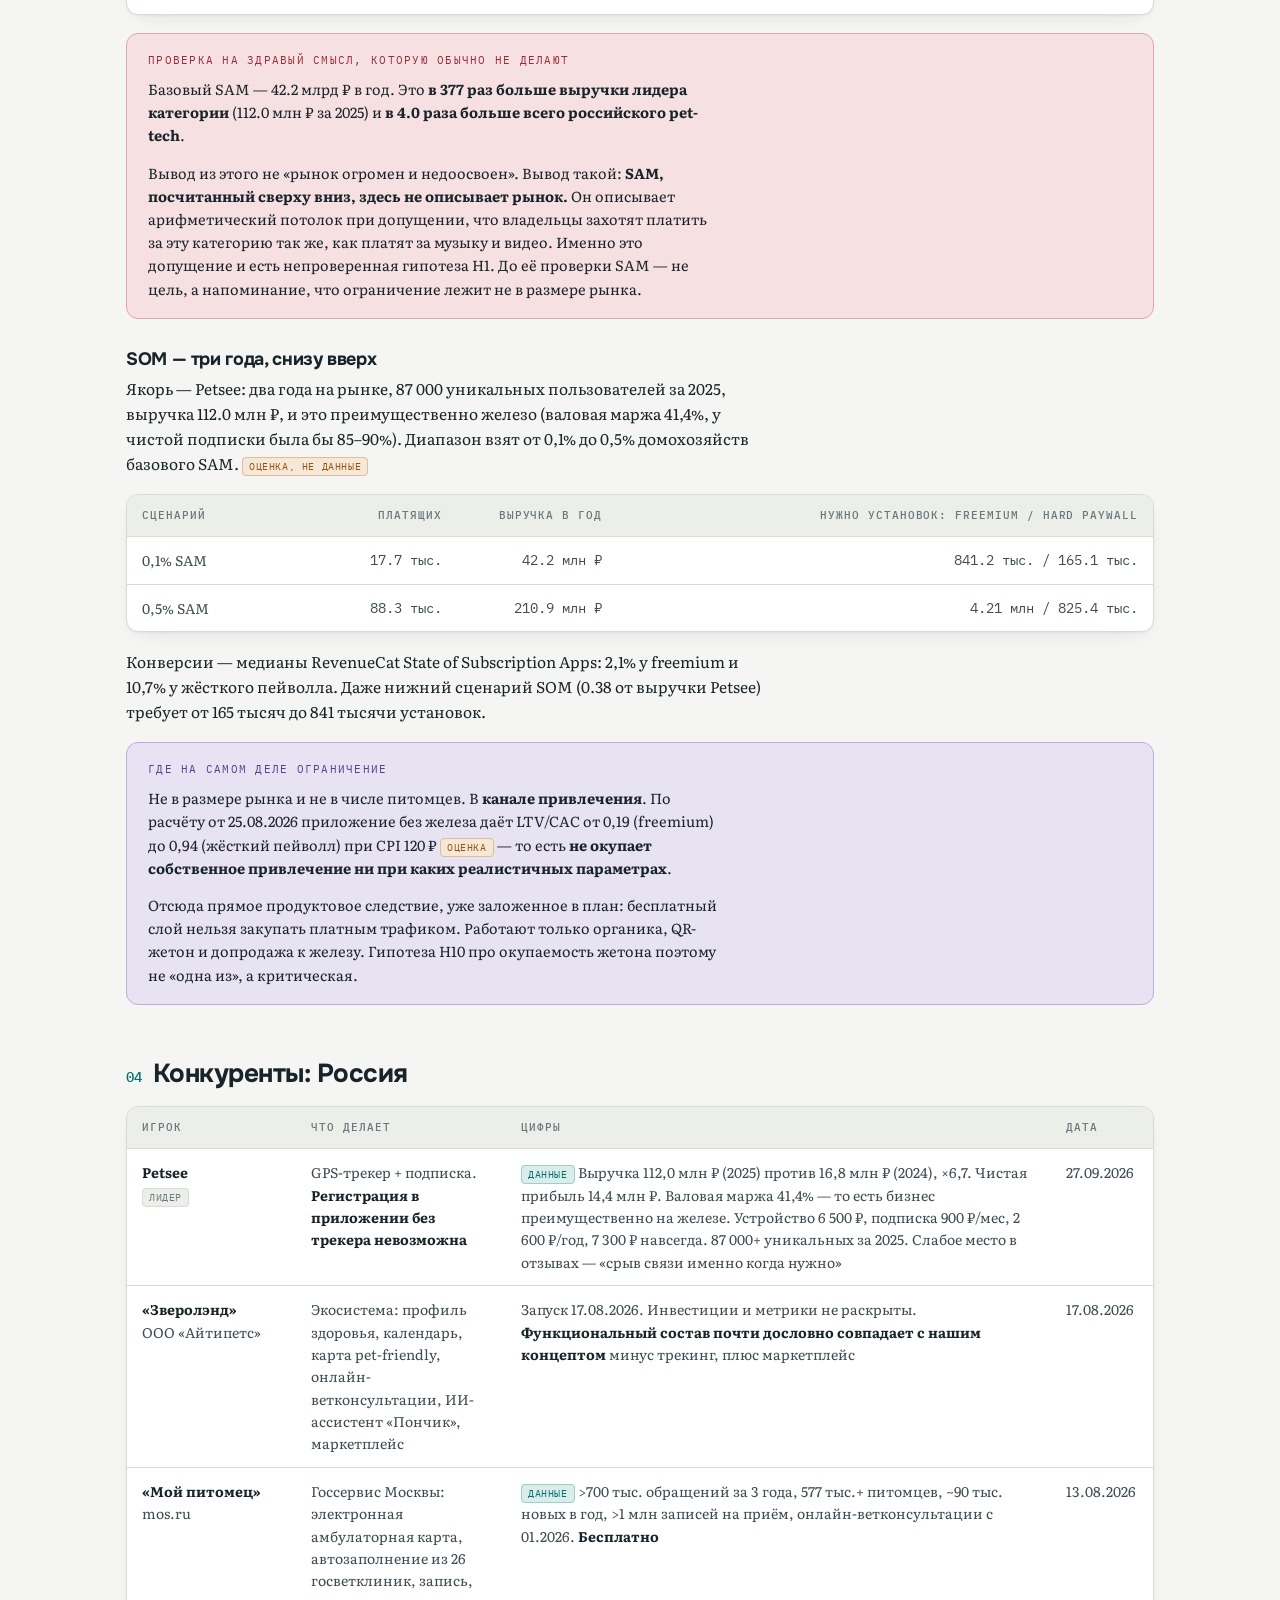
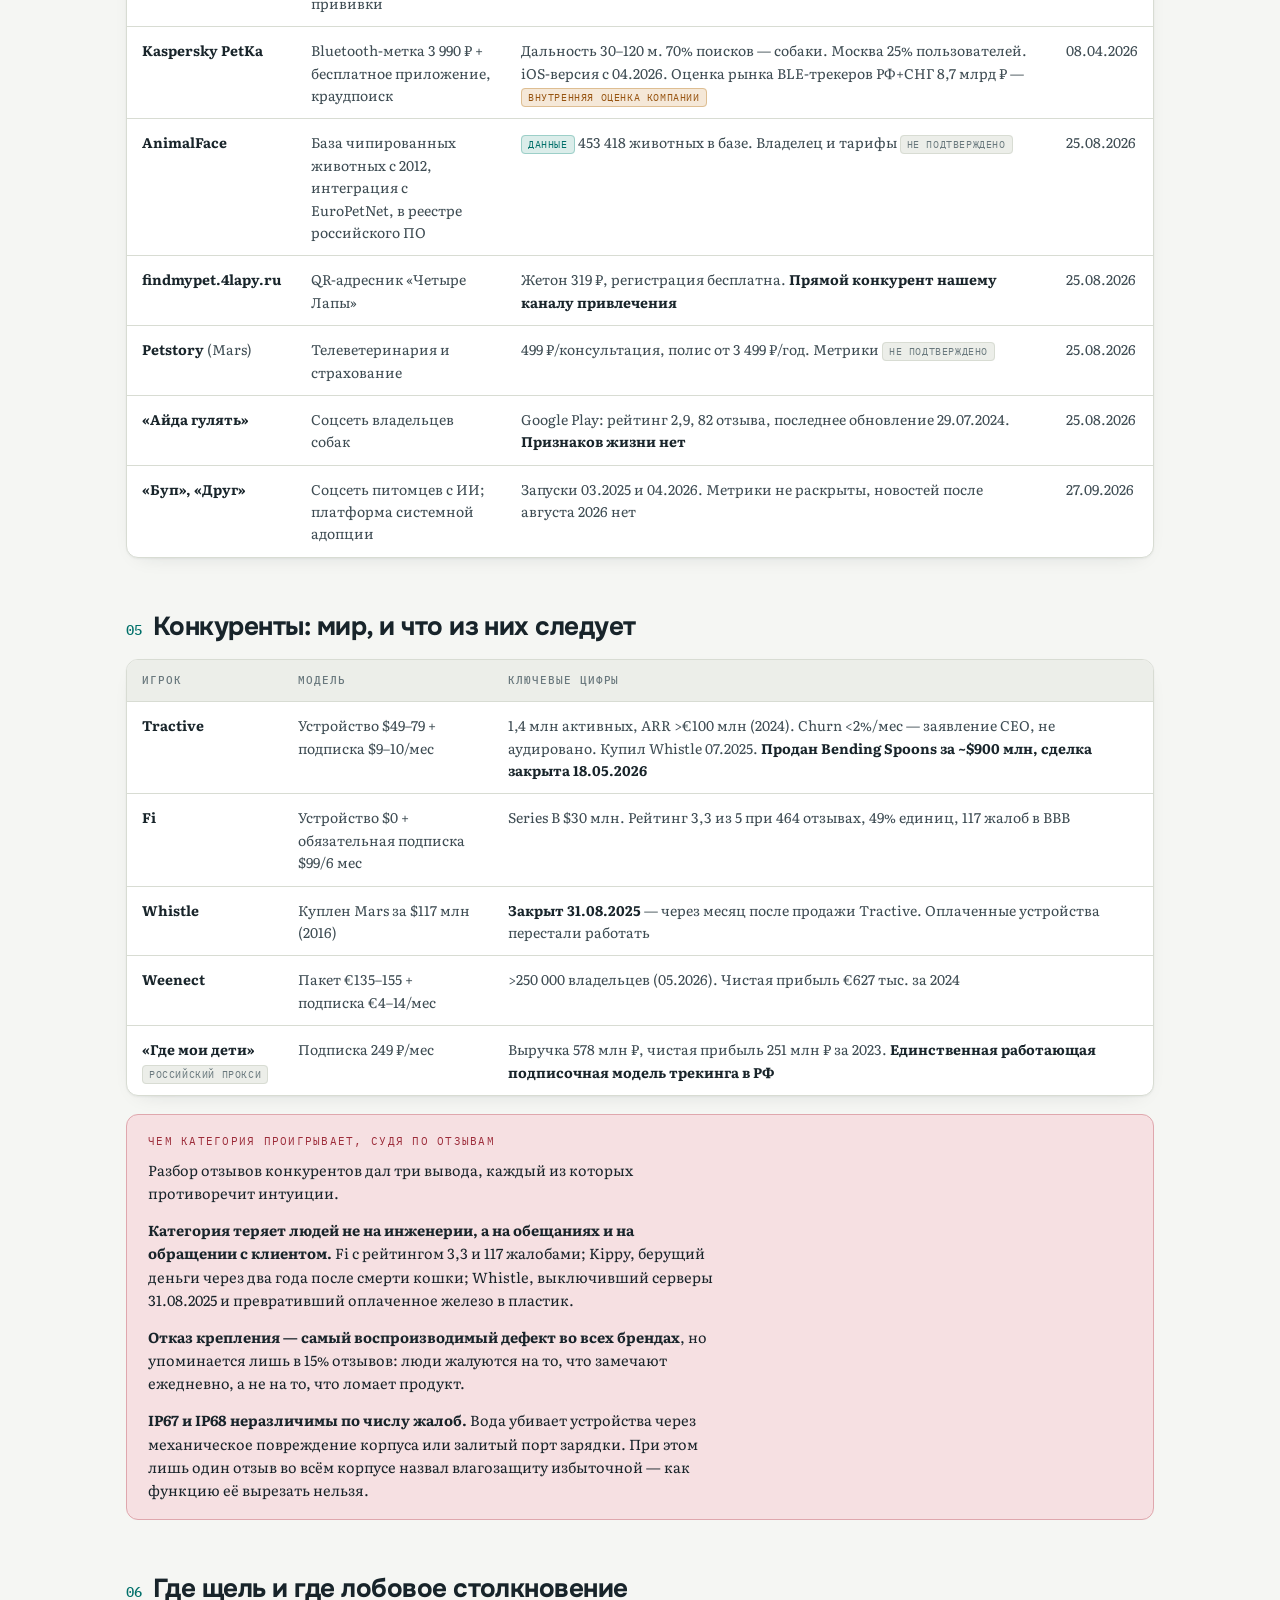
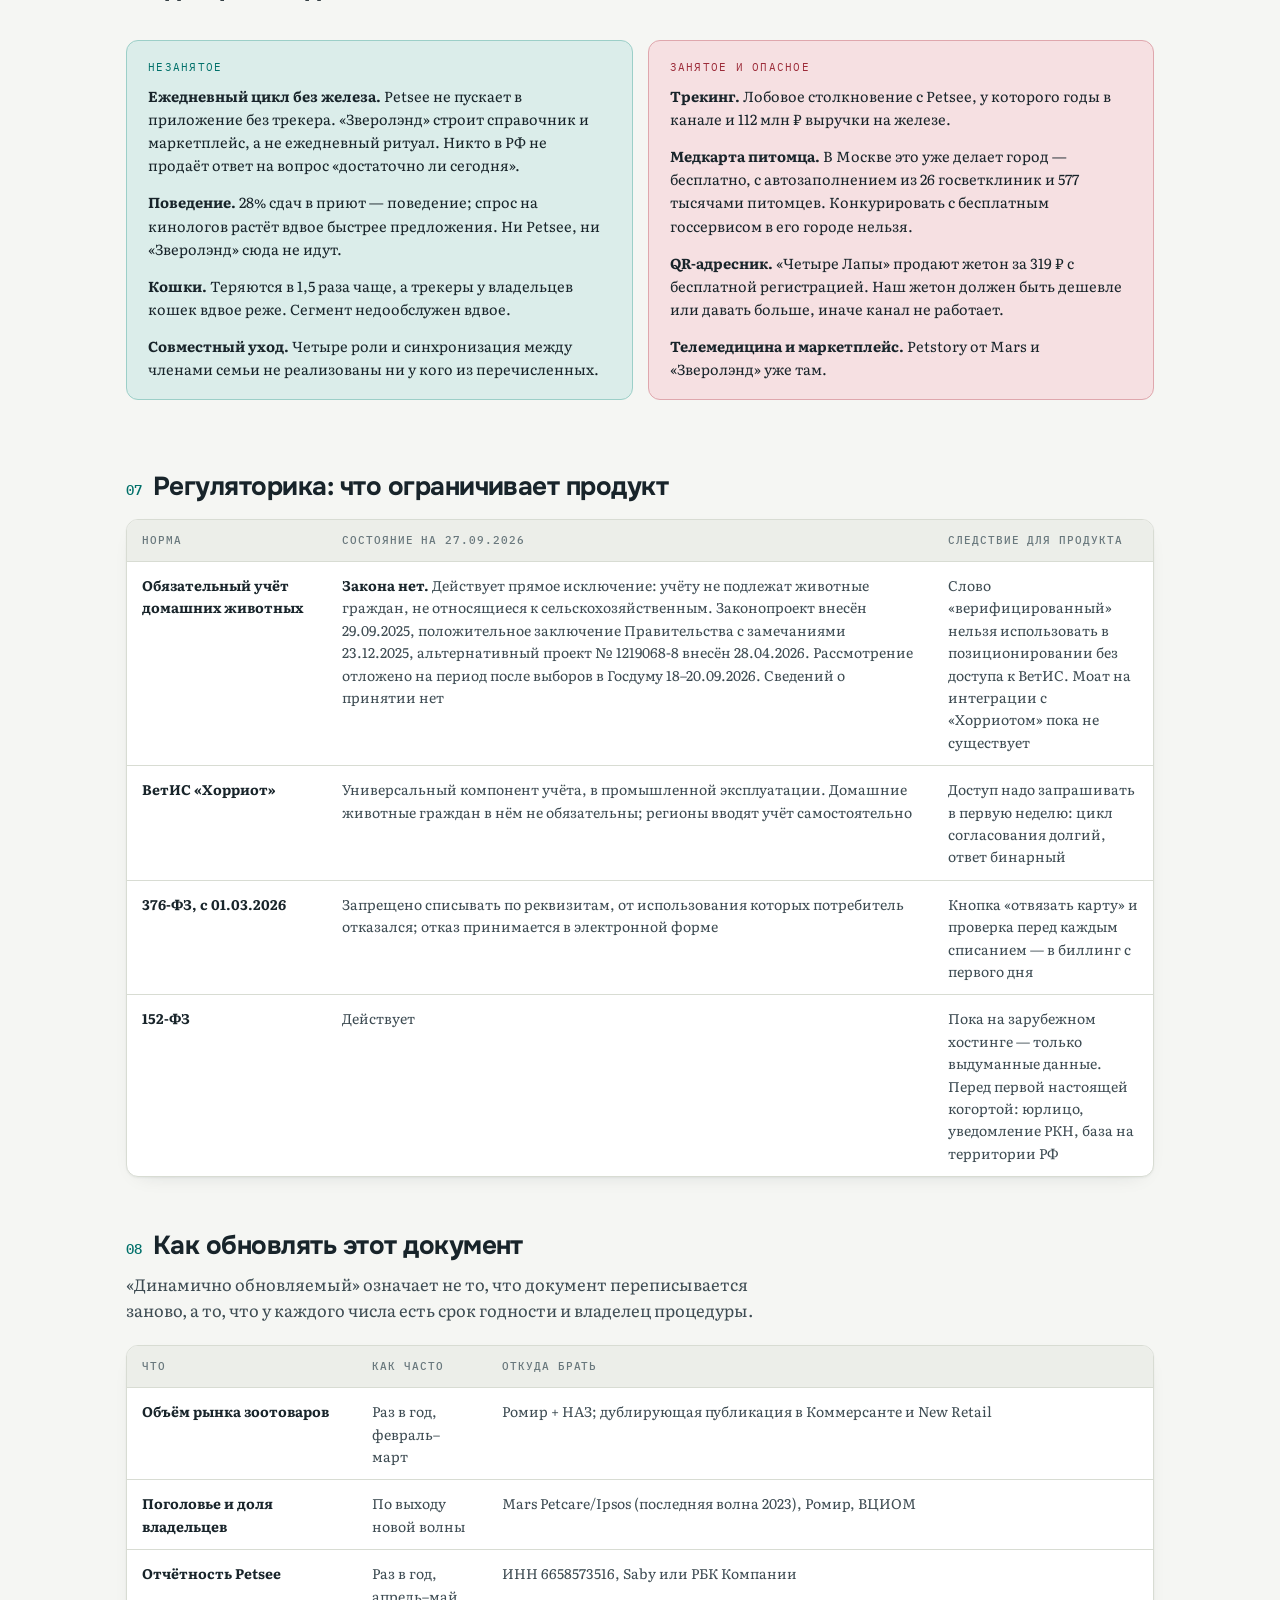
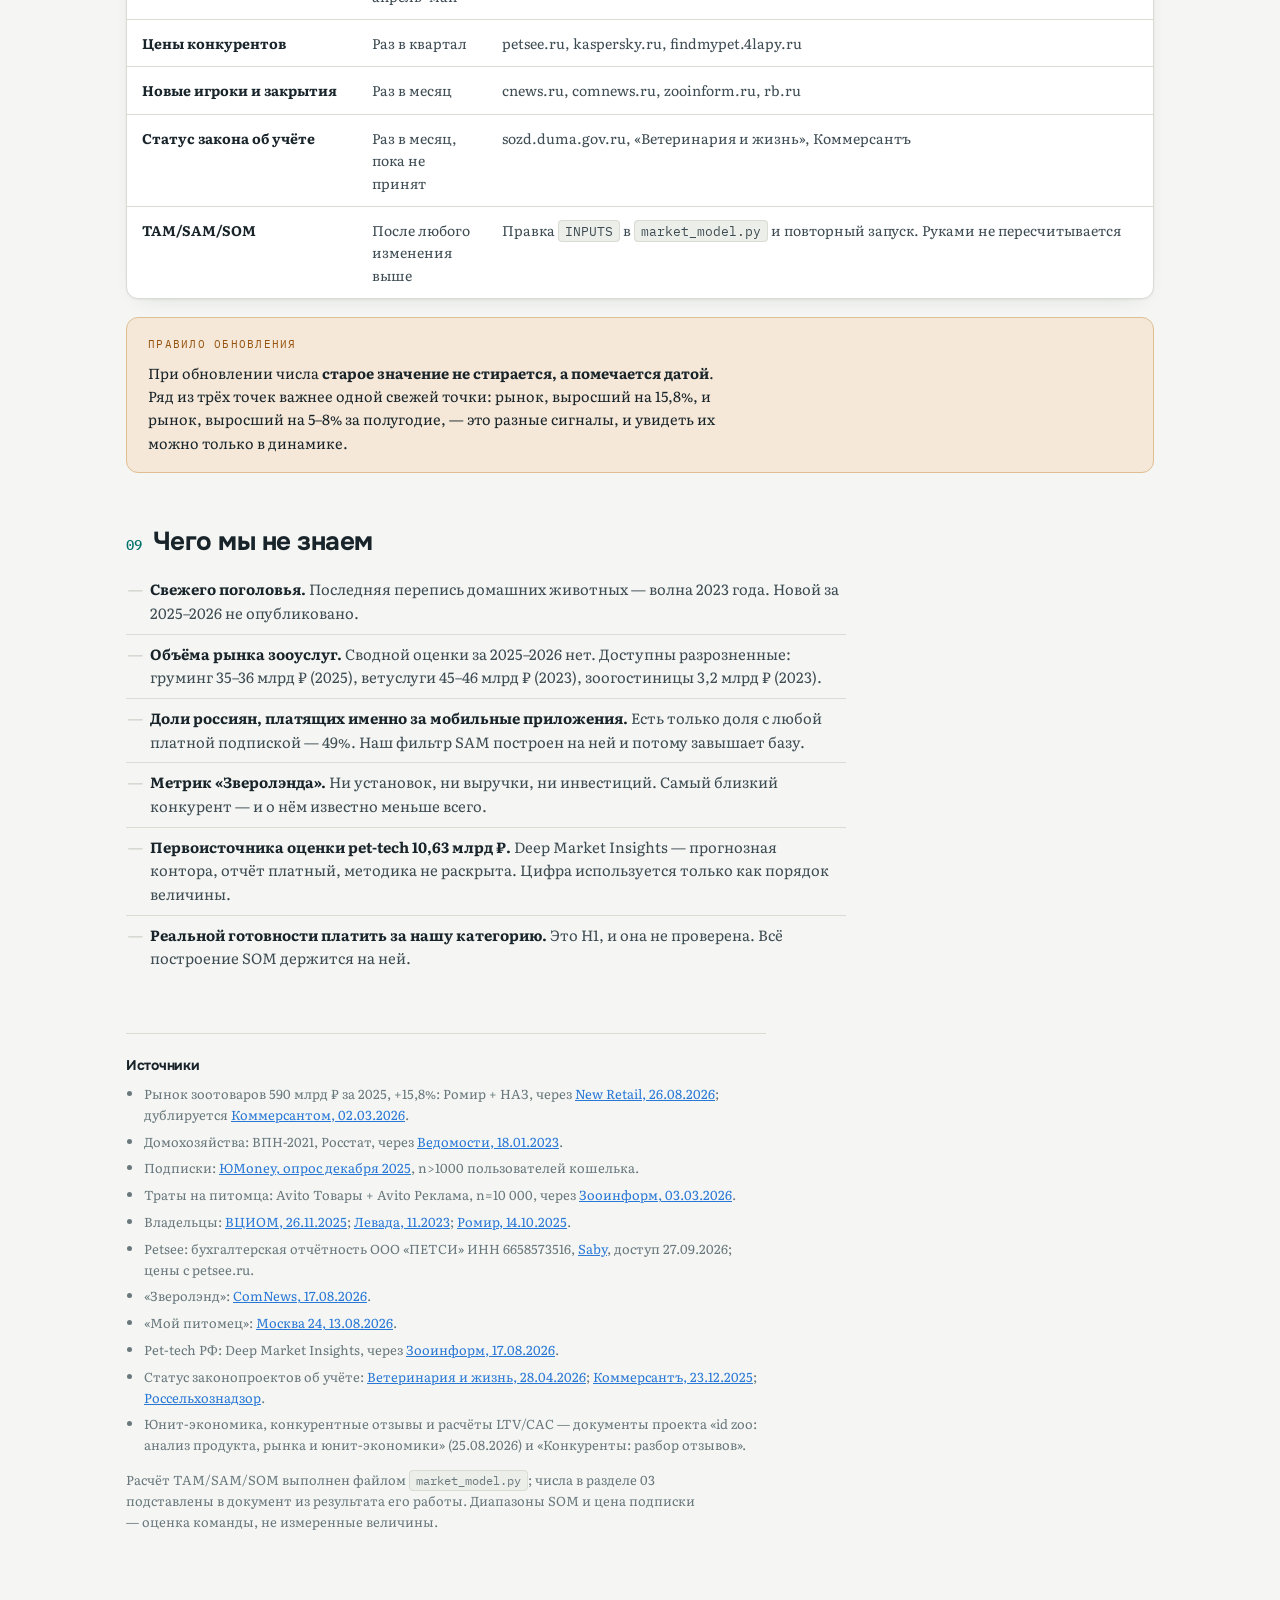
<file: design/rynok-pet-id.html>
<!doctype html>
<html lang="ru">
<head>
<meta charset="utf-8">
<meta name="viewport" content="width=device-width, initial-scale=1">
<title>Pet ID — рыночный профиль</title>
<meta name="description" content="Положение Pet ID на российском рынке: объём рынка, TAM/SAM/SOM с расчётом кодом, 16 конкурентов с цифрами и датами, регуляторика и процедура обновления.">
<meta name="color-scheme" content="light dark">
<link rel="preconnect" href="https://fonts.googleapis.com">
<link rel="preconnect" href="https://fonts.gstatic.com" crossorigin>
<link rel="stylesheet" href="https://fonts.googleapis.com/css2?family=Onest:wght@400;500;600;700;800&family=Literata:ital,opsz,wght@0,7..72,400;0,7..72,500;1,7..72,400&family=IBM+Plex+Mono:wght@400;500;600&display=swap">
<style>
:root{
  --bg:#F5F6F3; --card:#FFFFFF; --card2:#ECEEE9; --line:#D8DCD3; --line2:#BFC5B9;
  --ink:#18242A; --ink2:#3D4B52; --sub:#69787D;
  --a:#00706A; --a-s:#DBEDEA; --a-b:#9CCFC8;
  --b:#2a78d6; --b-s:#E2ECFA; --b-b:#A8C6EE;
  --c:#96530F; --c-s:#F5E8D8; --c-b:#DEBE92;
  --bad:#9C2B39; --bad-s:#F6E0E2; --bad-b:#DFA7AD;
  --key:#55428A; --key-s:#E8E3F3; --key-b:#BCACE0;
  --sh:0 1px 2px rgba(24,36,42,.05), 0 7px 22px -14px rgba(24,36,42,.2);
}
@media (prefers-color-scheme: dark){:root:not([data-theme="light"]){
  --bg:#0D1417; --card:#141E22; --card2:#1B272C; --line:#293539; --line2:#3A4B51;
  --ink:#E3EAE8; --ink2:#B2C0BF; --sub:#7C8E92;
  --a:#52C0B1; --a-s:#11302D; --a-b:#2E6660;
  --b:#3987e5; --b-s:#131F2E; --b-b:#2B4A73;
  --c:#D9954F; --c-s:#2F2310; --c-b:#6B4F27;
  --bad:#E07C87; --bad-s:#31161A; --bad-b:#6E3239;
  --key:#A88FDC; --key-s:#221C31; --key-b:#4B3E72;
  --sh:0 1px 2px rgba(0,0,0,.4), 0 9px 26px -16px rgba(0,0,0,.8);
}}
*{box-sizing:border-box}
html{color-scheme:light dark}
body{margin:0; background:var(--bg); color:var(--ink);
  font-family:Literata,Georgia,serif; font-size:15.5px; line-height:1.6;
  -webkit-font-smoothing:antialiased}
h1,h2,h3,h4{margin:0; font-family:Onest,"Helvetica Neue",Arial,sans-serif;
  letter-spacing:-.02em; line-height:1.14; text-wrap:balance}
.lbl,th,.tag,code,.n,.id{font-family:"IBM Plex Mono",ui-monospace,monospace}
code{font-size:.9em; background:var(--card2); padding:2px 6px; border-radius:4px; border:1px solid var(--line)}
.lbl{font-size:10.5px; letter-spacing:.12em; text-transform:uppercase; color:var(--sub);
  display:block; margin-bottom:8px}
p{margin:0 0 14px; max-width:72ch}
a{color:var(--b)}
.top{border-bottom:1px solid var(--line); background:var(--card)}
.topin{max-width:1080px; margin:0 auto; padding:38px 26px 30px}
.eyebrow{font-family:"IBM Plex Mono",monospace; font-size:11px; letter-spacing:.13em;
  text-transform:uppercase; color:var(--a); margin-bottom:12px}
h1{font-size:clamp(29px,4.4vw,44px); font-weight:800}
.lede{margin:15px 0 0; max-width:66ch; font-size:17px; color:var(--ink2)}
.meta{display:flex; flex-wrap:wrap; gap:8px; margin:20px 0 0}
.tag{font-size:11px; letter-spacing:.04em; padding:4px 9px; border-radius:4px;
  background:var(--card2); color:var(--sub); border:1px solid var(--line)}
main{max-width:1080px; margin:0 auto; padding:38px 26px 90px}
section{margin:0 0 54px}
h2{font-size:26px; font-weight:700; margin:0 0 10px}
h2 .num{font-family:"IBM Plex Mono",monospace; font-size:14px; font-weight:500;
  color:var(--a); margin-right:11px; letter-spacing:0}
h3{font-size:18px; font-weight:700; margin:30px 0 8px}
h4{font-size:15px; font-weight:700; margin:22px 0 6px}
.intro{font-size:16.5px; color:var(--ink2); max-width:68ch; margin-bottom:22px}
.tw{overflow-x:auto; border:1px solid var(--line); border-radius:12px; background:var(--card);
  margin:18px 0; box-shadow:var(--sh)}
table{border-collapse:collapse; width:100%; min-width:660px; font-size:14px}
th{font-size:10.5px; letter-spacing:.09em; text-transform:uppercase; color:var(--sub);
  text-align:left; font-weight:500; padding:12px 15px; background:var(--card2);
  border-bottom:1px solid var(--line); vertical-align:bottom}
td{padding:12px 15px; border-bottom:1px solid var(--line); vertical-align:top; color:var(--ink2)}
tr:last-child td{border-bottom:0}
td strong{color:var(--ink)}
td.id{font-size:12.5px; color:var(--a); white-space:nowrap; font-weight:600}
td.n,th.n{text-align:right; font-variant-numeric:tabular-nums; white-space:nowrap}
.note{border:1px solid var(--line); border-radius:12px; padding:18px 21px;
  background:var(--card); margin:18px 0}
.note.a{background:var(--a-s); border-color:var(--a-b)} .note.a .lbl{color:var(--a)}
.note.bad{background:var(--bad-s); border-color:var(--bad-b)} .note.bad .lbl{color:var(--bad)}
.note.c{background:var(--c-s); border-color:var(--c-b)} .note.c .lbl{color:var(--c)}
.note.key{background:var(--key-s); border-color:var(--key-b)} .note.key .lbl{color:var(--key)}
.note.b{background:var(--b-s); border-color:var(--b-b)} .note.b .lbl{color:var(--b)}
.note p:last-child{margin-bottom:0}
.note p{font-size:14.5px}
.est{font-family:"IBM Plex Mono",monospace; font-size:10px; letter-spacing:.06em;
  text-transform:uppercase; color:var(--c); background:var(--c-s);
  border:1px solid var(--c-b); border-radius:4px; padding:2px 6px; white-space:nowrap}
.dat{font-family:"IBM Plex Mono",monospace; font-size:10px; letter-spacing:.06em;
  text-transform:uppercase; color:var(--a); background:var(--a-s);
  border:1px solid var(--a-b); border-radius:4px; padding:2px 6px; white-space:nowrap}
.nc{font-family:"IBM Plex Mono",monospace; font-size:10px; letter-spacing:.06em;
  text-transform:uppercase; color:var(--sub); background:var(--card2);
  border:1px solid var(--line); border-radius:4px; padding:2px 6px; white-space:nowrap}
.kpi{display:grid; grid-template-columns:repeat(auto-fit,minmax(178px,1fr)); gap:13px; margin:20px 0}
.k{background:var(--card); border:1px solid var(--line); border-radius:13px; padding:16px 17px;
  box-shadow:var(--sh)}
.k b{display:block; font-family:Onest,Arial,sans-serif; font-size:26px; font-weight:700;
  letter-spacing:-.02em; line-height:1.1; margin-bottom:5px}
.k span{display:block; font-size:12.5px; color:var(--sub); line-height:1.4}
.k.bad b{color:var(--bad)} .k.a b{color:var(--a)}
ol.steps{counter-reset:s; list-style:none; padding:0; margin:16px 0}
ol.steps>li{counter-increment:s; position:relative; padding-left:40px; margin-bottom:18px;
  font-size:15px; color:var(--ink2); max-width:74ch}
ol.steps>li::before{content:counter(s); position:absolute; left:0; top:0;
  font-family:"IBM Plex Mono",monospace; font-size:11.5px; font-weight:600;
  width:26px; height:26px; border-radius:8px; background:var(--a-s);
  color:var(--a); display:grid; place-items:center}
ol.steps>li strong{color:var(--ink)}
ul.plain{list-style:none; padding:0; margin:14px 0}
ul.plain li{position:relative; padding:8px 0 8px 24px; border-top:1px solid var(--line);
  font-size:14.8px; color:var(--ink2); max-width:80ch}
ul.plain li:first-child{border-top:0}
ul.plain li::before{content:"—"; position:absolute; left:2px; top:8px; color:var(--line2)}
ul.plain li strong{color:var(--ink)}
.two{display:grid; grid-template-columns:repeat(auto-fit,minmax(300px,1fr)); gap:15px; margin:18px 0}
footer{border-top:1px solid var(--line); margin-top:54px; padding-top:24px;
  font-size:13px; color:var(--sub); max-width:80ch}
footer h3{font-size:14px; margin:0 0 10px; color:var(--ink)}
footer ul{padding-left:18px; margin:0 0 14px}
footer li{margin-bottom:6px}
@media (max-width:620px){ main{padding:28px 18px 70px} .topin{padding:28px 18px 24px} }
</style>
</head>
<body>
<!-- Ссылка на сводную страницу материалов (design/index.html). -->
<style>
.hub-back{position:fixed; right:12px; bottom:12px; z-index:2147483000; display:inline-flex; align-items:center; gap:6px;
  padding:8px 12px; border-radius:999px; font:600 13px/1 system-ui,-apple-system,"Segoe UI",Roboto,sans-serif;
  text-decoration:none; background:#FFFFFF; color:#00706A; border:1px solid #9CCFC8; box-shadow:0 2px 10px rgba(24,36,42,.15)}
.hub-back:hover{background:#DBEDEA}
@media (prefers-color-scheme: dark){ :root:not([data-theme="light"]) .hub-back{background:#141E22; color:#52C0B1; border-color:#2E6660} }
:root[data-theme="dark"] .hub-back{background:#141E22; color:#52C0B1; border-color:#2E6660}
@media print{ .hub-back{display:none} }
</style>
<a class="hub-back" href="index.html">← Все материалы проекта</a>


<div class="top"><div class="topin">
  <div class="eyebrow">Pet ID · рыночный профиль</div>
  <h1>Рынок, конкуренты и объём: что подтверждено цифрами</h1>
  <p class="lede">Положение продукта на российском рынке домашних животных. Каждое число снабжено источником и датой проверки; расчёт объёма выполняется кодом, а не в уме. Документ рассчитан на регулярное обновление — процедура в последнем разделе. Состояние на 27.09.2026.</p>
  <div class="meta">
    <span class="tag">рынок зоотоваров 590 млрд ₽</span>
    <span class="tag">TAM/SAM/SOM считается кодом</span>
    <span class="tag">16 конкурентов</span>
    <span class="tag">версия 1.0</span>
  </div>
</div></div>

<main>

<section>
  <h2><span class="num">00</span>Как читать этот документ</h2>
  <div class="note key">
    <span class="lbl">Три пометки</span>
    <p><span class="dat">данные</span> — измерено или отчётность, с указанием источника, выборки и даты.<br>
       <span class="est">оценка</span> — расчёт или экспертное суждение. Не является данными и не может цитироваться как факт.<br>
       <span class="nc">не подтверждено</span> — первоисточник не найден или недоступен.</p>
    <p>Числа TAM, SAM и SOM берутся в этот документ <strong>из исполняемой модели</strong> <code>market_model.py</code>. Правка входных данных и повторный запуск пересчитывают документ. Разойтись текст и расчёт не могут.</p>
  </div>
</section>

<section>
  <h2><span class="num">01</span>Рынок в четырёх числах</h2>
  <div class="kpi">
    <div class="k a"><b>590.0 млрд ₽</b><span>Рынок зоотоваров РФ, 2025, +15,8% г/г <span class="dat">данные</span> Ромир + НАЗ</span></div>
    <div class="k"><b>4 482 ₽</b><span>Средние траты на одно животное в месяц <span class="dat">данные</span> Avito, n=10 000, 03.2026</span></div>
    <div class="k"><b>49%</b><span>Россиян имеют хотя бы одну платную подписку <span class="dat">данные</span> ЮMoney, 12.2025</span></div>
    <div class="k bad"><b>10.6 млрд ₽</b><span>Весь pet-tech РФ, 2025 <span class="est">оценка</span> Deep Market Insights</span></div>
  </div>
  <p>Рынок растёт деньгами быстрее, чем штуками: денежный рост 15,7% при натуральном 6% — то есть значительная часть роста это инфляция и премиализация, а не новые покупатели. Корма занимают более 80% рынка зоотоваров. В первом полугодии 2026 продажи зоотоваров выросли на 5–8% при падении бытовой техники на 10–25% и детских товаров на 8–14%: категория устойчива к сжатию спроса.</p>
  <div class="note c">
    <span class="lbl">Самое важное соотношение в документе</span>
    <p>Рынок зоотоваров — 590.0 млрд ₽. Весь pet-tech в нём — 10.6 млрд ₽, то есть <strong>меньше двух процентов</strong>, и это оценка прогнозной конторы, а не измерение. Выручка лидера трекеров за 2025 — 112.0 млн ₽.</p>
    <p>Категория «приложение для владельца питомца» в России пока не является рынком в том смысле, в каком им являются корма. Это надо держать в голове при чтении следующего раздела.</p>
  </div>
</section>

<section>
  <h2><span class="num">02</span>Сколько в стране питомцев: цифры не сводятся</h2>
  <p class="intro">Четыре источника дают четыре разных ответа, потому что меряют разное. Свести их в одно число нельзя, и попытка это сделать — типичная ошибка рыночных презентаций.</p>
  <div class="tw"><table>
    <thead><tr><th style="width:180px">Источник</th><th style="width:150px">Что измерено</th><th>База и метод</th><th style="width:96px">Дата</th></tr></thead>
    <tbody>
      <tr><td><strong>Mars Petcare + Ipsos</strong></td><td>74,8 млн кошек и собак: 49,2 млн кошек, 25,5 млн собак</td><td>Животные. Экстраполяция опроса населения, волна 2023. Новой волны за 2025–2026 не найдено</td><td>18.04.2024</td></tr>
      <tr><td><strong>Ромир + НАЗ</strong></td><td>61+ млн питомцев, +33% за 7 лет</td><td>Только <strong>городская</strong> Россия. Панель Ромир</td><td>14.10.2025</td></tr>
      <tr><td><strong>НАЗ</strong></td><td>~80 млн животных; ~85% семей имеют кота или собаку</td><td>Все домохозяйства. <span class="nc">метод не раскрыт</span></td><td>26.08.2026</td></tr>
      <tr><td><strong>ВЦИОМ</strong></td><td>70% россиян владеют питомцами; кошки 79%, собаки 48% среди владельцев</td><td>Люди 18+. Телефон, n=2604, ±2,5%</td><td>26.11.2025</td></tr>
      <tr><td><strong>Левада</strong></td><td>57% владельцев</td><td>Люди. Face-to-face, n=1625, 50 регионов</td><td>11.2023</td></tr>
      <tr><td><strong>ИНСОМАР</strong></td><td>68% имеют питомца; кошки 53%, собаки 30%</td><td>Люди. Телефон, n=1200</td><td>10.06.2026</td></tr>
    </tbody>
  </table></div>
  <p>Разброс 57–85% объясняется формулировкой вопроса — «у вас есть» против «в вашей семье есть» — и базой: люди или домохозяйства. <strong>В расчёте ниже разброс не усредняется, а проводится через модель тремя сценариями.</strong></p>
</section>

<section>
  <h2><span class="num">03</span>TAM, SAM, SOM</h2>
  <p class="intro">Единица продажи — одна платная подписка на аккаунт владельца в год, 2 388 ₽ (199 ₽/мес). Железо в модель не входит: это отдельный поток с другой экономикой. Базой берутся домохозяйства, а не животные: подписка оформляется на человека.</p>

  <h3>TAM — все домохозяйства РФ с кошкой или собакой</h3>
  <div class="tw"><table>
    <thead><tr><th style="width:180px">Сценарий доли владельцев</th><th class="n" style="width:170px">Домохозяйств</th><th class="n" style="width:150px">TAM в год</th><th>Источник доли</th></tr></thead>
    <tbody>
      <tr><td>Низкий — 57%</td><td class="n">37.68 млн</td><td class="n">90.0 млрд ₽</td><td>Левада, 11.2023</td></tr>
      <tr><td><strong>Базовый — 70%</strong></td><td class="n"><strong>46.27 млн</strong></td><td class="n"><strong>110.5 млрд ₽</strong></td><td>ВЦИОМ, 01.2025</td></tr>
      <tr><td>Высокий — 85%</td><td class="n">56.19 млн</td><td class="n">134.2 млрд ₽</td><td>НАЗ, 08.2026</td></tr>
    </tbody>
  </table></div>
  <p>База: 66.10 млн домохозяйств в РФ по переписи 2021 года.</p>

  <h3>SAM — городские, с питомцем, уже платящие хотя бы за одну подписку</h3>
  <p>Два фильтра к TAM: только городские домохозяйства (51.50 млн из 66.10 млн) и только те, кто уже платит хотя бы за один цифровой сервис (49%, ЮMoney). Второй фильтр существеннее первого: человек, никогда не оформлявший подписку, не станет первым опытом ради приложения о собаке.</p>
  <div class="tw"><table>
    <thead><tr><th style="width:180px">Сценарий</th><th class="n" style="width:170px">Домохозяйств</th><th class="n" style="width:150px">SAM в год</th></tr></thead>
    <tbody>
      <tr><td>Низкий</td><td class="n">14.38 млн</td><td class="n">34.3 млрд ₽</td></tr>
      <tr><td><strong>Базовый</strong></td><td class="n"><strong>17.66 млн</strong></td><td class="n"><strong>42.2 млрд ₽</strong></td></tr>
      <tr><td>Высокий</td><td class="n">21.45 млн</td><td class="n">51.2 млрд ₽</td></tr>
    </tbody>
  </table></div>

  <div class="note bad">
    <span class="lbl">Проверка на здравый смысл, которую обычно не делают</span>
    <p>Базовый SAM — 42.2 млрд ₽ в год. Это <strong>в 377 раз больше выручки лидера категории</strong> (112.0 млн ₽ за 2025) и <strong>в 4.0 раза больше всего российского pet-tech</strong>.</p>
    <p>Вывод из этого не «рынок огромен и недоосвоен». Вывод такой: <strong>SAM, посчитанный сверху вниз, здесь не описывает рынок.</strong> Он описывает арифметический потолок при допущении, что владельцы захотят платить за эту категорию так же, как платят за музыку и видео. Именно это допущение и есть непроверенная гипотеза H1. До её проверки SAM — не цель, а напоминание, что ограничение лежит не в размере рынка.</p>
  </div>

  <h3>SOM — три года, снизу вверх</h3>
  <p>Якорь — Petsee: два года на рынке, 87 000 уникальных пользователей за 2025, выручка 112.0 млн ₽, и это преимущественно железо (валовая маржа 41,4%, у чистой подписки была бы 85–90%). Диапазон взят от 0,1% до 0,5% домохозяйств базового SAM. <span class="est">оценка, не данные</span></p>
  <div class="tw"><table>
    <thead><tr><th style="width:180px">Сценарий</th><th class="n" style="width:150px">Платящих</th><th class="n" style="width:160px">Выручка в год</th><th class="n">Нужно установок: freemium / hard paywall</th></tr></thead>
    <tbody>
      <tr><td>0,1% SAM</td><td class="n">17.7 тыс.</td><td class="n">42.2 млн ₽</td><td class="n">841.2 тыс. / 165.1 тыс.</td></tr>
      <tr><td>0,5% SAM</td><td class="n">88.3 тыс.</td><td class="n">210.9 млн ₽</td><td class="n">4.21 млн / 825.4 тыс.</td></tr>
    </tbody>
  </table></div>
  <p>Конверсии — медианы RevenueCat State of Subscription Apps: 2,1% у freemium и 10,7% у жёсткого пейволла. Даже нижний сценарий SOM (0.38 от выручки Petsee) требует от 165 тысяч до 841 тысячи установок.</p>

  <div class="note key">
    <span class="lbl">Где на самом деле ограничение</span>
    <p>Не в размере рынка и не в числе питомцев. В <strong>канале привлечения</strong>. По расчёту от 25.08.2026 приложение без железа даёт LTV/CAC от 0,19 (freemium) до 0,94 (жёсткий пейволл) при CPI 120 ₽ <span class="est">оценка</span> — то есть <strong>не окупает собственное привлечение ни при каких реалистичных параметрах</strong>.</p>
    <p>Отсюда прямое продуктовое следствие, уже заложенное в план: бесплатный слой нельзя закупать платным трафиком. Работают только органика, QR-жетон и допродажа к железу. Гипотеза H10 про окупаемость жетона поэтому не «одна из», а критическая.</p>
  </div>
</section>

<section>
  <h2><span class="num">04</span>Конкуренты: Россия</h2>
  <div class="tw"><table>
    <thead><tr><th style="width:150px">Игрок</th><th style="width:210px">Что делает</th><th>Цифры</th><th style="width:96px">Дата</th></tr></thead>
    <tbody>
      <tr><td><strong>Petsee</strong><br><span class="nc">лидер</span></td><td>GPS-трекер + подписка. <strong>Регистрация в приложении без трекера невозможна</strong></td><td><span class="dat">данные</span> Выручка 112,0 млн ₽ (2025) против 16,8 млн ₽ (2024), ×6,7. Чистая прибыль 14,4 млн ₽. Валовая маржа 41,4% — то есть бизнес преимущественно на железе. Устройство 6 500 ₽, подписка 900 ₽/мес, 2 600 ₽/год, 7 300 ₽ навсегда. 87 000+ уникальных за 2025. Слабое место в отзывах — «срыв связи именно когда нужно»</td><td>27.09.2026</td></tr>
      <tr><td><strong>«Зверолэнд»</strong><br>ООО «Айтипетс»</td><td>Экосистема: профиль здоровья, календарь, карта pet-friendly, онлайн-ветконсультации, ИИ-ассистент «Пончик», маркетплейс</td><td>Запуск 17.08.2026. Инвестиции и метрики не раскрыты. <strong>Функциональный состав почти дословно совпадает с нашим концептом</strong> минус трекинг, плюс маркетплейс</td><td>17.08.2026</td></tr>
      <tr><td><strong>«Мой питомец»</strong><br>mos.ru</td><td>Госсервис Москвы: электронная амбулаторная карта, автозаполнение из 26 госветклиник, запись, прививки</td><td><span class="dat">данные</span> >700 тыс. обращений за 3 года, 577 тыс.+ питомцев, ~90 тыс. новых в год, >1 млн записей на приём, онлайн-ветконсультации с 01.2026. <strong>Бесплатно</strong></td><td>13.08.2026</td></tr>
      <tr><td><strong>Kaspersky PetKa</strong></td><td>Bluetooth-метка 3 990 ₽ + бесплатное приложение, краудпоиск</td><td>Дальность 30–120 м. 70% поисков — собаки. Москва 25% пользователей. iOS-версия с 04.2026. Оценка рынка BLE-трекеров РФ+СНГ 8,7 млрд ₽ — <span class="est">внутренняя оценка компании</span></td><td>08.04.2026</td></tr>
      <tr><td><strong>AnimalFace</strong></td><td>База чипированных животных с 2012, интеграция с EuroPetNet, в реестре российского ПО</td><td><span class="dat">данные</span> 453 418 животных в базе. Владелец и тарифы <span class="nc">не подтверждено</span></td><td>25.08.2026</td></tr>
      <tr><td><strong>findmypet.4lapy.ru</strong></td><td>QR-адресник «Четыре Лапы»</td><td>Жетон 319 ₽, регистрация бесплатна. <strong>Прямой конкурент нашему каналу привлечения</strong></td><td>25.08.2026</td></tr>
      <tr><td><strong>Petstory</strong> (Mars)</td><td>Телеветеринария и страхование</td><td>499 ₽/консультация, полис от 3 499 ₽/год. Метрики <span class="nc">не подтверждено</span></td><td>25.08.2026</td></tr>
      <tr><td><strong>«Айда гулять»</strong></td><td>Соцсеть владельцев собак</td><td>Google Play: рейтинг 2,9, 82 отзыва, последнее обновление 29.07.2024. <strong>Признаков жизни нет</strong></td><td>25.08.2026</td></tr>
      <tr><td><strong>«Буп», «Друг»</strong></td><td>Соцсеть питомцев с ИИ; платформа системной адопции</td><td>Запуски 03.2025 и 04.2026. Метрики не раскрыты, новостей после августа 2026 нет</td><td>27.09.2026</td></tr>
    </tbody>
  </table></div>
</section>

<section>
  <h2><span class="num">05</span>Конкуренты: мир, и что из них следует</h2>
  <div class="tw"><table>
    <thead><tr><th style="width:130px">Игрок</th><th style="width:210px">Модель</th><th>Ключевые цифры</th></tr></thead>
    <tbody>
      <tr><td><strong>Tractive</strong></td><td>Устройство $49–79 + подписка $9–10/мес</td><td>1,4 млн активных, ARR >€100 млн (2024). Churn <2%/мес — заявление CEO, не аудировано. Купил Whistle 07.2025. <strong>Продан Bending Spoons за ~$900 млн, сделка закрыта 18.05.2026</strong></td></tr>
      <tr><td><strong>Fi</strong></td><td>Устройство $0 + обязательная подписка $99/6 мес</td><td>Series B $30 млн. Рейтинг 3,3 из 5 при 464 отзывах, 49% единиц, 117 жалоб в BBB</td></tr>
      <tr><td><strong>Whistle</strong></td><td>Куплен Mars за $117 млн (2016)</td><td><strong>Закрыт 31.08.2025</strong> — через месяц после продажи Tractive. Оплаченные устройства перестали работать</td></tr>
      <tr><td><strong>Weenect</strong></td><td>Пакет €135–155 + подписка €4–14/мес</td><td>>250 000 владельцев (05.2026). Чистая прибыль €627 тыс. за 2024</td></tr>
      <tr><td><strong>«Где мои дети»</strong><br><span class="nc">российский прокси</span></td><td>Подписка 249 ₽/мес</td><td>Выручка 578 млн ₽, чистая прибыль 251 млн ₽ за 2023. <strong>Единственная работающая подписочная модель трекинга в РФ</strong></td></tr>
    </tbody>
  </table></div>
  <div class="note bad">
    <span class="lbl">Чем категория проигрывает, судя по отзывам</span>
    <p>Разбор отзывов конкурентов дал три вывода, каждый из которых противоречит интуиции.</p>
    <p><strong>Категория теряет людей не на инженерии, а на обещаниях и на обращении с клиентом.</strong> Fi с рейтингом 3,3 и 117 жалобами; Kippy, берущий деньги через два года после смерти кошки; Whistle, выключивший серверы 31.08.2025 и превративший оплаченное железо в пластик.</p>
    <p><strong>Отказ крепления — самый воспроизводимый дефект во всех брендах</strong>, но упоминается лишь в 15% отзывов: люди жалуются на то, что замечают ежедневно, а не на то, что ломает продукт.</p>
    <p><strong>IP67 и IP68 неразличимы по числу жалоб.</strong> Вода убивает устройства через механическое повреждение корпуса или залитый порт зарядки. При этом лишь один отзыв во всём корпусе назвал влагозащиту избыточной — как функцию её вырезать нельзя.</p>
  </div>
</section>

<section>
  <h2><span class="num">06</span>Где щель и где лобовое столкновение</h2>
  <div class="two">
    <div class="note a">
      <span class="lbl">Незанятое</span>
      <p><strong>Ежедневный цикл без железа.</strong> Petsee не пускает в приложение без трекера. «Зверолэнд» строит справочник и маркетплейс, а не ежедневный ритуал. Никто в РФ не продаёт ответ на вопрос «достаточно ли сегодня».</p>
      <p><strong>Поведение.</strong> 28% сдач в приют — поведение; спрос на кинологов растёт вдвое быстрее предложения. Ни Petsee, ни «Зверолэнд» сюда не идут.</p>
      <p><strong>Кошки.</strong> Теряются в 1,5 раза чаще, а трекеры у владельцев кошек вдвое реже. Сегмент недообслужен вдвое.</p>
      <p><strong>Совместный уход.</strong> Четыре роли и синхронизация между членами семьи не реализованы ни у кого из перечисленных.</p>
    </div>
    <div class="note bad">
      <span class="lbl">Занятое и опасное</span>
      <p><strong>Трекинг.</strong> Лобовое столкновение с Petsee, у которого годы в канале и 112 млн ₽ выручки на железе.</p>
      <p><strong>Медкарта питомца.</strong> В Москве это уже делает город — бесплатно, с автозаполнением из 26 госветклиник и 577 тысячами питомцев. Конкурировать с бесплатным госсервисом в его городе нельзя.</p>
      <p><strong>QR-адресник.</strong> «Четыре Лапы» продают жетон за 319 ₽ с бесплатной регистрацией. Наш жетон должен быть дешевле или давать больше, иначе канал не работает.</p>
      <p><strong>Телемедицина и маркетплейс.</strong> Petstory от Mars и «Зверолэнд» уже там.</p>
    </div>
  </div>
</section>

<section>
  <h2><span class="num">07</span>Регуляторика: что ограничивает продукт</h2>
  <div class="tw"><table>
    <thead><tr><th style="width:200px">Норма</th><th>Состояние на 27.09.2026</th><th style="width:220px">Следствие для продукта</th></tr></thead>
    <tbody>
      <tr><td><strong>Обязательный учёт домашних животных</strong></td><td><strong>Закона нет.</strong> Действует прямое исключение: учёту не подлежат животные граждан, не относящиеся к сельскохозяйственным. Законопроект внесён 29.09.2025, положительное заключение Правительства с замечаниями 23.12.2025, альтернативный проект № 1219068-8 внесён 28.04.2026. Рассмотрение отложено на период после выборов в Госдуму 18–20.09.2026. Сведений о принятии нет</td><td>Слово «верифицированный» нельзя использовать в позиционировании без доступа к ВетИС. Моат на интеграции с «Хорриотом» пока не существует</td></tr>
      <tr><td><strong>ВетИС «Хорриот»</strong></td><td>Универсальный компонент учёта, в промышленной эксплуатации. Домашние животные граждан в нём не обязательны; регионы вводят учёт самостоятельно</td><td>Доступ надо запрашивать в первую неделю: цикл согласования долгий, ответ бинарный</td></tr>
      <tr><td><strong>376-ФЗ, с 01.03.2026</strong></td><td>Запрещено списывать по реквизитам, от использования которых потребитель отказался; отказ принимается в электронной форме</td><td>Кнопка «отвязать карту» и проверка перед каждым списанием — в биллинг с первого дня</td></tr>
      <tr><td><strong>152-ФЗ</strong></td><td>Действует</td><td>Пока на зарубежном хостинге — только выдуманные данные. Перед первой настоящей когортой: юрлицо, уведомление РКН, база на территории РФ</td></tr>
    </tbody>
  </table></div>
</section>

<section>
  <h2><span class="num">08</span>Как обновлять этот документ</h2>
  <p class="intro">«Динамично обновляемый» означает не то, что документ переписывается заново, а то, что у каждого числа есть срок годности и владелец процедуры.</p>
  <div class="tw"><table>
    <thead><tr><th style="width:230px">Что</th><th style="width:130px">Как часто</th><th>Откуда брать</th></tr></thead>
    <tbody>
      <tr><td><strong>Объём рынка зоотоваров</strong></td><td>Раз в год, февраль–март</td><td>Ромир + НАЗ; дублирующая публикация в Коммерсанте и New Retail</td></tr>
      <tr><td><strong>Поголовье и доля владельцев</strong></td><td>По выходу новой волны</td><td>Mars Petcare/Ipsos (последняя волна 2023), Ромир, ВЦИОМ</td></tr>
      <tr><td><strong>Отчётность Petsee</strong></td><td>Раз в год, апрель–май</td><td>ИНН 6658573516, Saby или РБК Компании</td></tr>
      <tr><td><strong>Цены конкурентов</strong></td><td>Раз в квартал</td><td>petsee.ru, kaspersky.ru, findmypet.4lapy.ru</td></tr>
      <tr><td><strong>Новые игроки и закрытия</strong></td><td>Раз в месяц</td><td>cnews.ru, comnews.ru, zooinform.ru, rb.ru</td></tr>
      <tr><td><strong>Статус закона об учёте</strong></td><td>Раз в месяц, пока не принят</td><td>sozd.duma.gov.ru, «Ветеринария и жизнь», Коммерсантъ</td></tr>
      <tr><td><strong>TAM/SAM/SOM</strong></td><td>После любого изменения выше</td><td>Правка <code>INPUTS</code> в <code>market_model.py</code> и повторный запуск. Руками не пересчитывается</td></tr>
    </tbody>
  </table></div>
  <div class="note c">
    <span class="lbl">Правило обновления</span>
    <p>При обновлении числа <strong>старое значение не стирается, а помечается датой</strong>. Ряд из трёх точек важнее одной свежей точки: рынок, выросший на 15,8%, и рынок, выросший на 5–8% за полугодие, — это разные сигналы, и увидеть их можно только в динамике.</p>
  </div>
</section>

<section>
  <h2><span class="num">09</span>Чего мы не знаем</h2>
  <ul class="plain">
    <li><strong>Свежего поголовья.</strong> Последняя перепись домашних животных — волна 2023 года. Новой за 2025–2026 не опубликовано.</li>
    <li><strong>Объёма рынка зооуслуг.</strong> Сводной оценки за 2025–2026 нет. Доступны разрозненные: груминг 35–36 млрд ₽ (2025), ветуслуги 45–46 млрд ₽ (2023), зоогостиницы 3,2 млрд ₽ (2023).</li>
    <li><strong>Доли россиян, платящих именно за мобильные приложения.</strong> Есть только доля с любой платной подпиской — 49%. Наш фильтр SAM построен на ней и потому завышает базу.</li>
    <li><strong>Метрик «Зверолэнда».</strong> Ни установок, ни выручки, ни инвестиций. Самый близкий конкурент — и о нём известно меньше всего.</li>
    <li><strong>Первоисточника оценки pet-tech 10,63 млрд ₽.</strong> Deep Market Insights — прогнозная контора, отчёт платный, методика не раскрыта. Цифра используется только как порядок величины.</li>
    <li><strong>Реальной готовности платить за нашу категорию.</strong> Это H1, и она не проверена. Всё построение SOM держится на ней.</li>
  </ul>
</section>

<footer>
  <h3>Источники</h3>
  <ul>
    <li>Рынок зоотоваров 590 млрд ₽ за 2025, +15,8%: Ромир + НАЗ, через <a href="https://new-retail.ru/novosti/retail/rynok_zootovarov_vyros_do_590_mlrd_rubley_analitika/">New Retail, 26.08.2026</a>; дублируется <a href="https://www.kommersant.ru/doc/8478015">Коммерсантом, 02.03.2026</a>.</li>
    <li>Домохозяйства: ВПН-2021, Росстат, через <a href="https://www.vedomosti.ru/economics/articles/2023/01/18/959432-kak-izmenilis-zhilischnie-usloviya-rossiyan">Ведомости, 18.01.2023</a>.</li>
    <li>Подписки: <a href="https://yoomoney.ru/document/za-chto-rossiyane-platyat-po-podpiske">ЮMoney, опрос декабря 2025</a>, n>1000 пользователей кошелька.</li>
    <li>Траты на питомца: Avito Товары + Avito Реклама, n=10 000, через <a href="https://zooinform.ru/rossiyane-vydelyayut-na-domashnih-zhivotnyh-ne-bolee-5-svoego-ezhemesyachnogo-dohoda/">Зооинформ, 03.03.2026</a>.</li>
    <li>Владельцы: <a href="https://wciom.ru/analytical-reviews/analiticheskii-obzor/koshki-sobaki-i-vse-vse-vse">ВЦИОМ, 26.11.2025</a>; <a href="https://www.levada.ru/en/2024/02/21/russians-about-keeping-pets/">Левада, 11.2023</a>; <a href="https://romir.ru/feed/v-rossii-kolichestvo-pitomtsev-za-7-let-vyroslo-na-tret">Ромир, 14.10.2025</a>.</li>
    <li>Petsee: бухгалтерская отчётность ООО «ПЕТСИ» ИНН 6658573516, <a href="https://saby.ru/profile/6658573516-665801001">Saby</a>, доступ 27.09.2026; цены с petsee.ru.</li>
    <li>«Зверолэнд»: <a href="https://www.comnews.ru/digital-economy/content/246923/2026-08-17/2026-w34/1012/zverolend-zapuskaet-ekosistemu-dlya-vladelcev-domashnikh-zhivotnykh">ComNews, 17.08.2026</a>.</li>
    <li>«Мой питомец»: <a href="https://www.m24.ru/news/13082026/930161">Москва 24, 13.08.2026</a>.</li>
    <li>Pet-tech РФ: Deep Market Insights, через <a href="https://zooinform.ru/treker-dlya-sobak-umnyj-lotok-avtomaticheskaya-kormushka-kak-pet-tech-stanovitsya-sistemoj-dannyh/">Зооинформ, 17.08.2026</a>.</li>
    <li>Статус законопроектов об учёте: <a href="https://vetandlife.ru/zakons/novyj-zakonoproekt-ob-uchete-domashnih-zhivotnyh-vnesen-v-gosdumu">Ветеринария и жизнь, 28.04.2026</a>; <a href="https://www.kommersant.ru/doc/8314662">Коммерсантъ, 23.12.2025</a>; <a href="https://fsvps.gov.ru/news/zakon-ob-objazatelnoj-markirovke-zhivotnyh-sroki-i-pravila/">Россельхознадзор</a>.</li>
    <li>Юнит-экономика, конкурентные отзывы и расчёты LTV/CAC — документы проекта «id zoo: анализ продукта, рынка и юнит-экономики» (25.08.2026) и «Конкуренты: разбор отзывов».</li>
  </ul>
  <p>Расчёт TAM/SAM/SOM выполнен файлом <code>market_model.py</code>; числа в разделе 03 подставлены в документ из результата его работы. Диапазоны SOM и цена подписки — оценка команды, не измеренные величины.</p>
</footer>

</main>

</body>
</html>
</file>
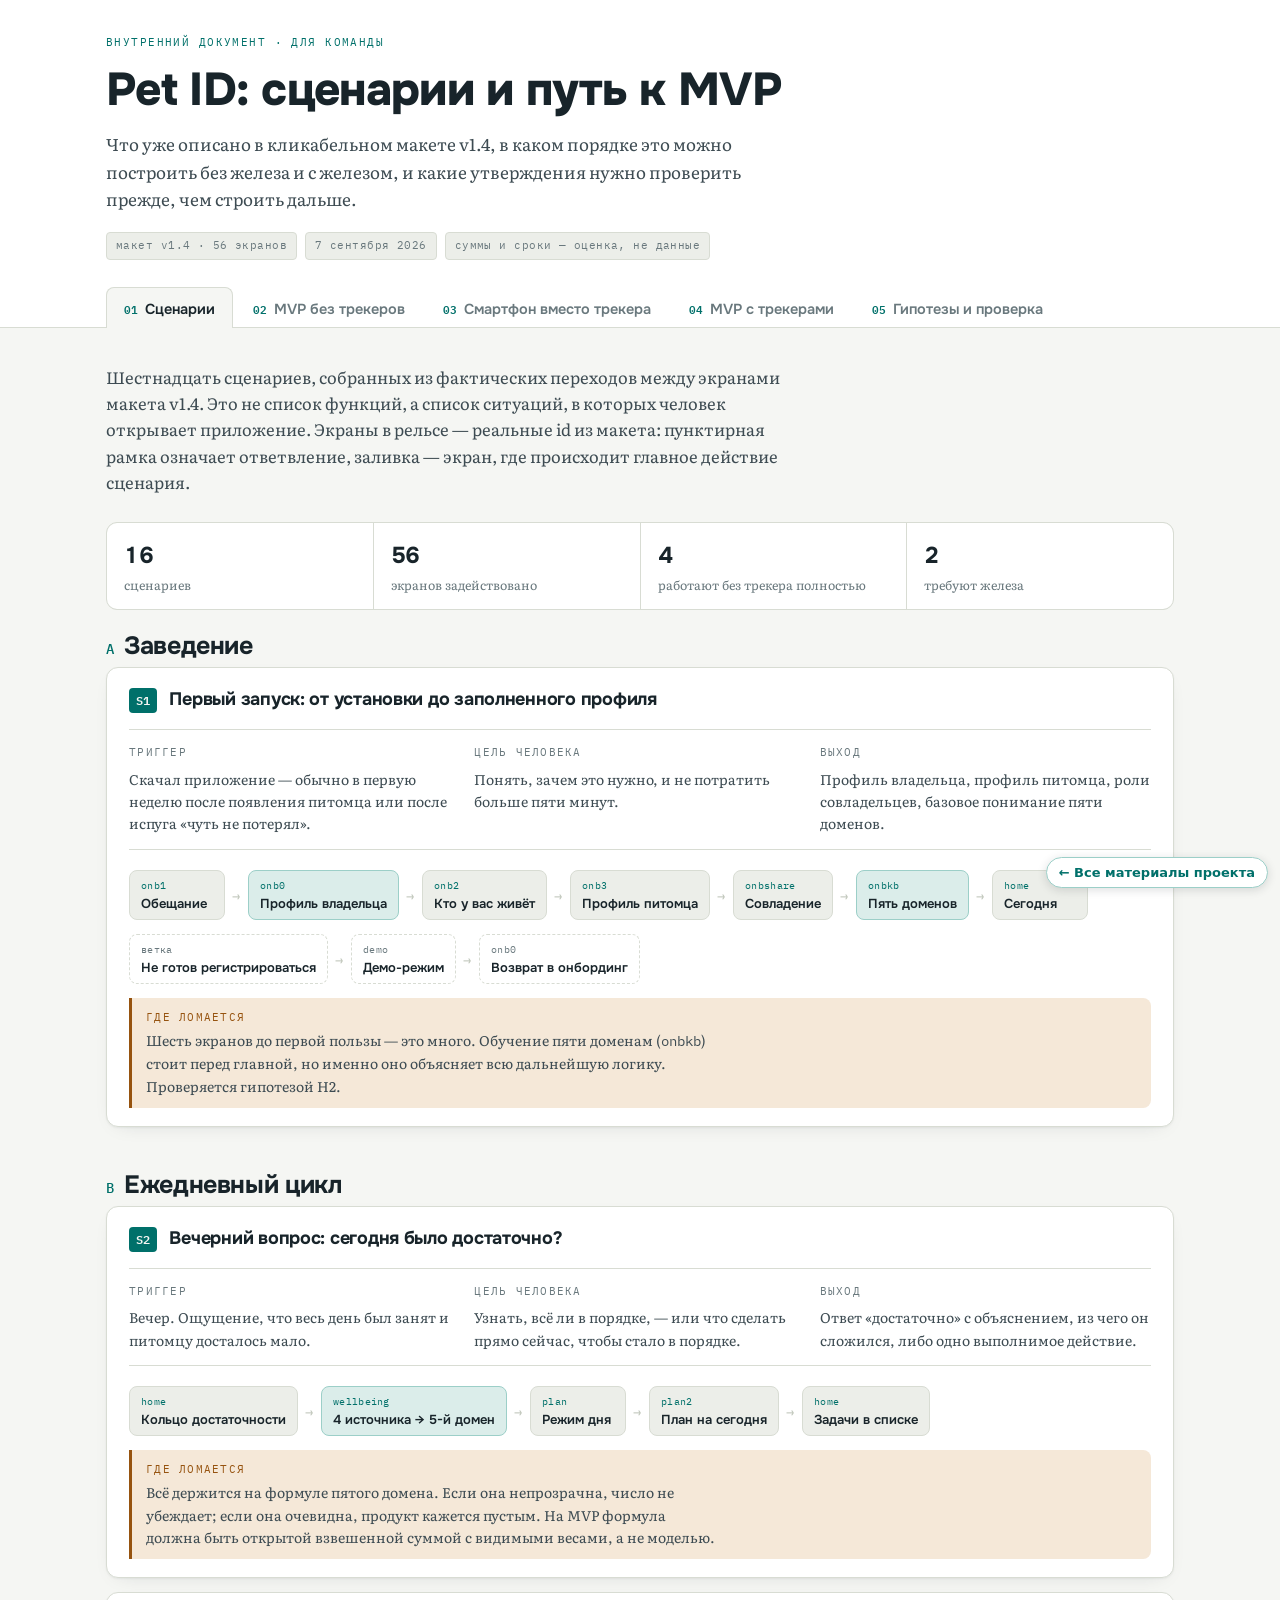
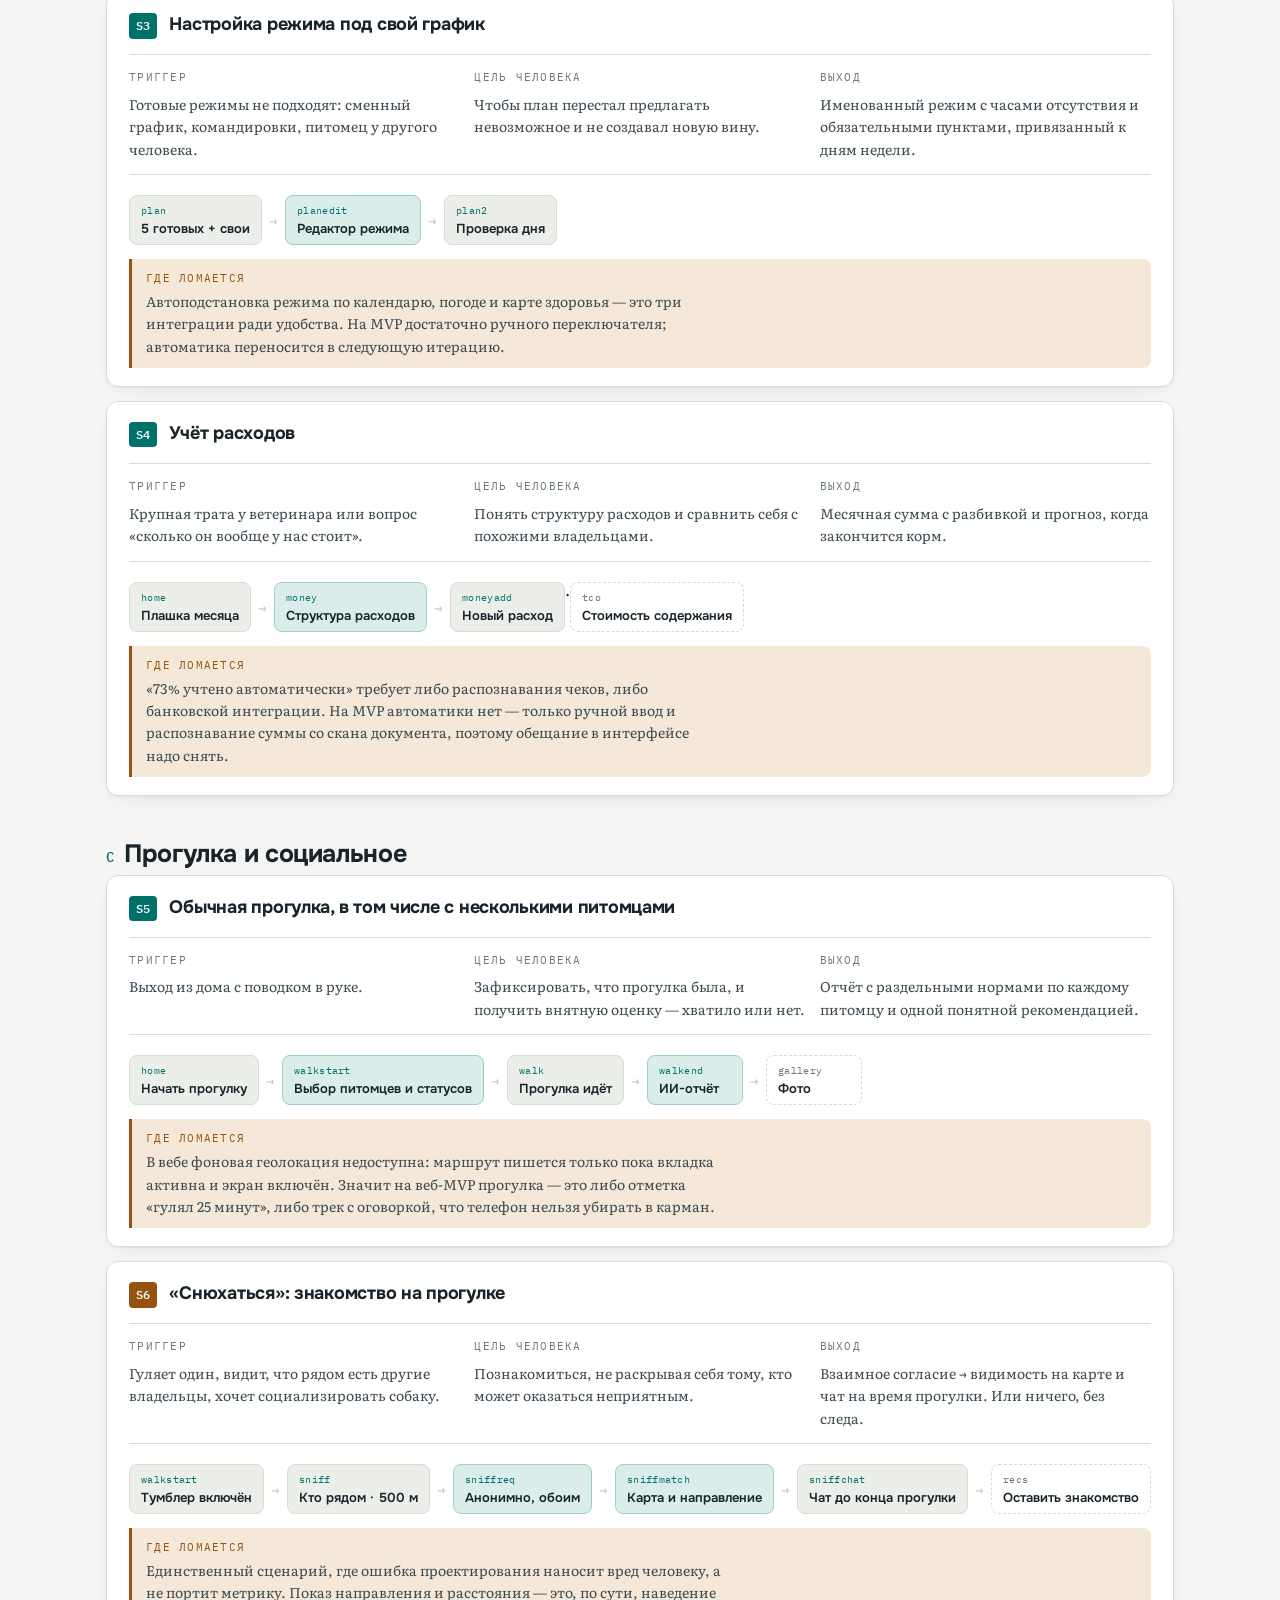
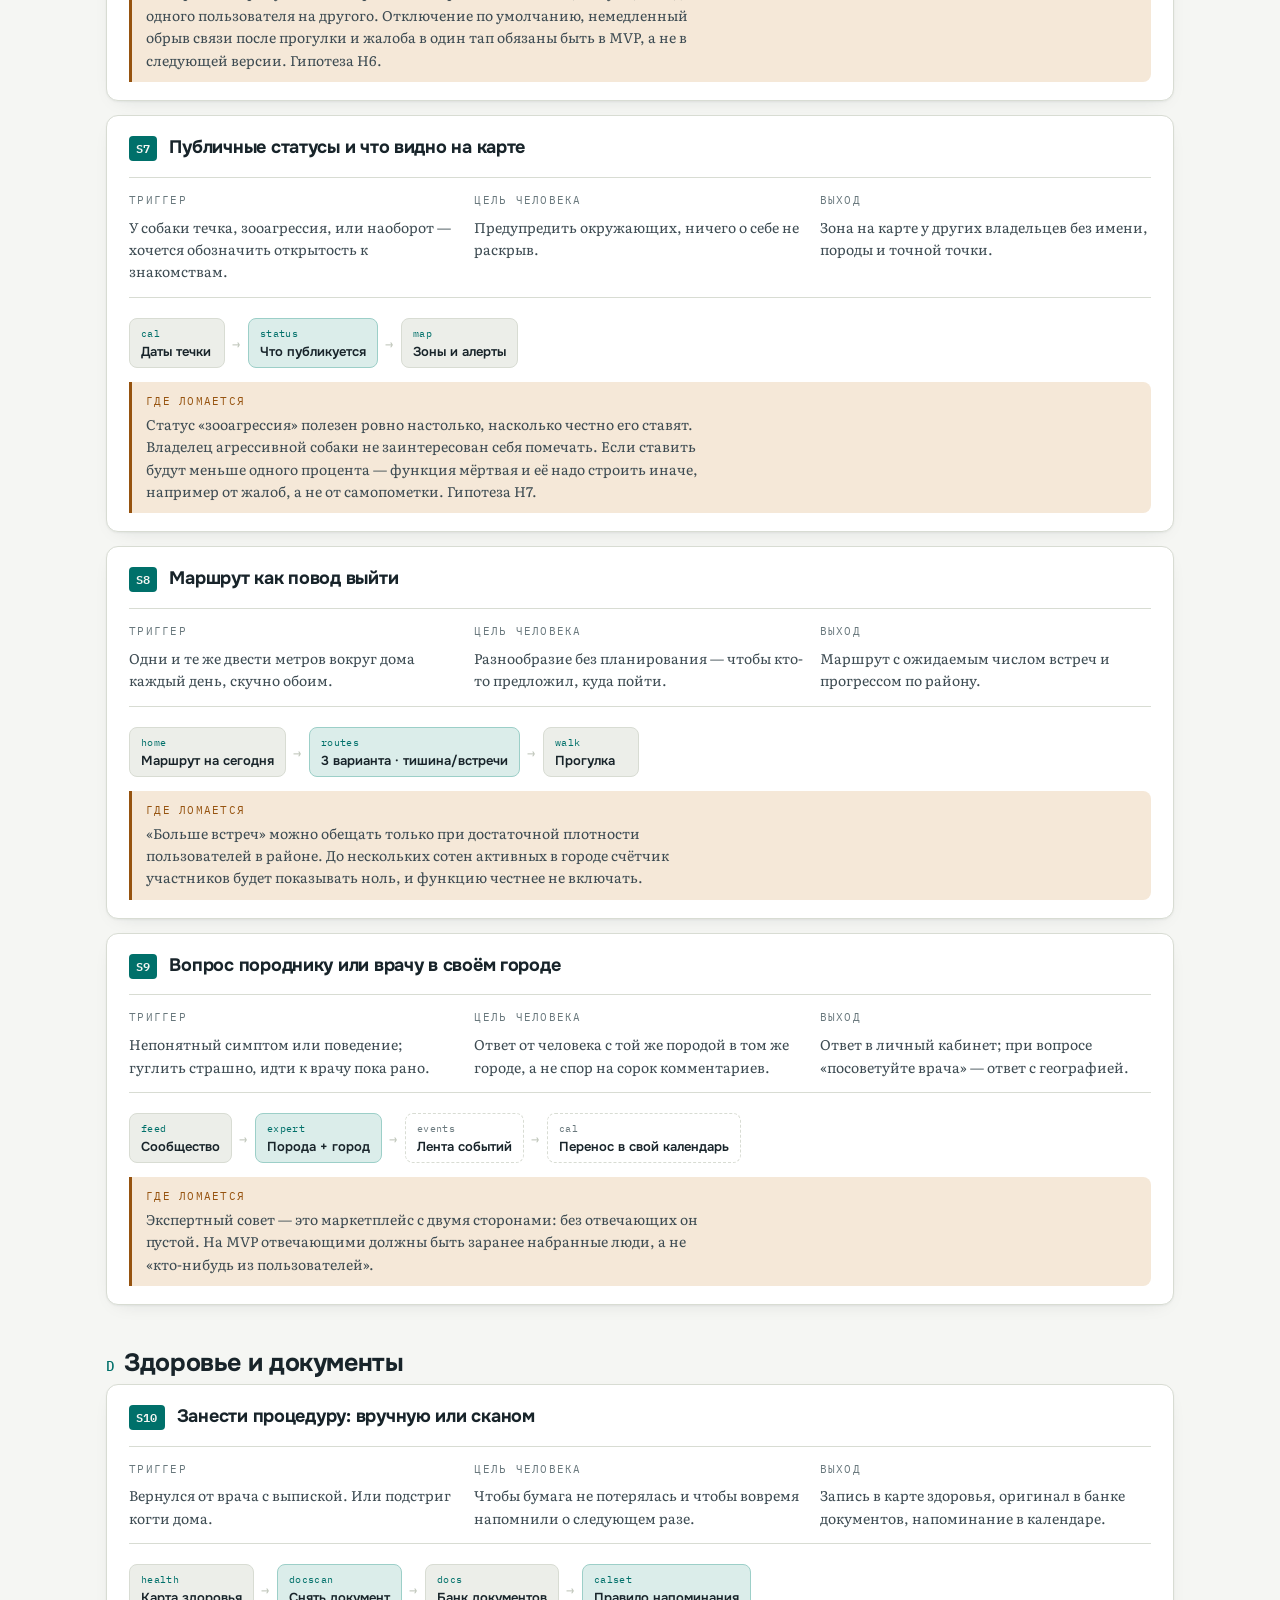
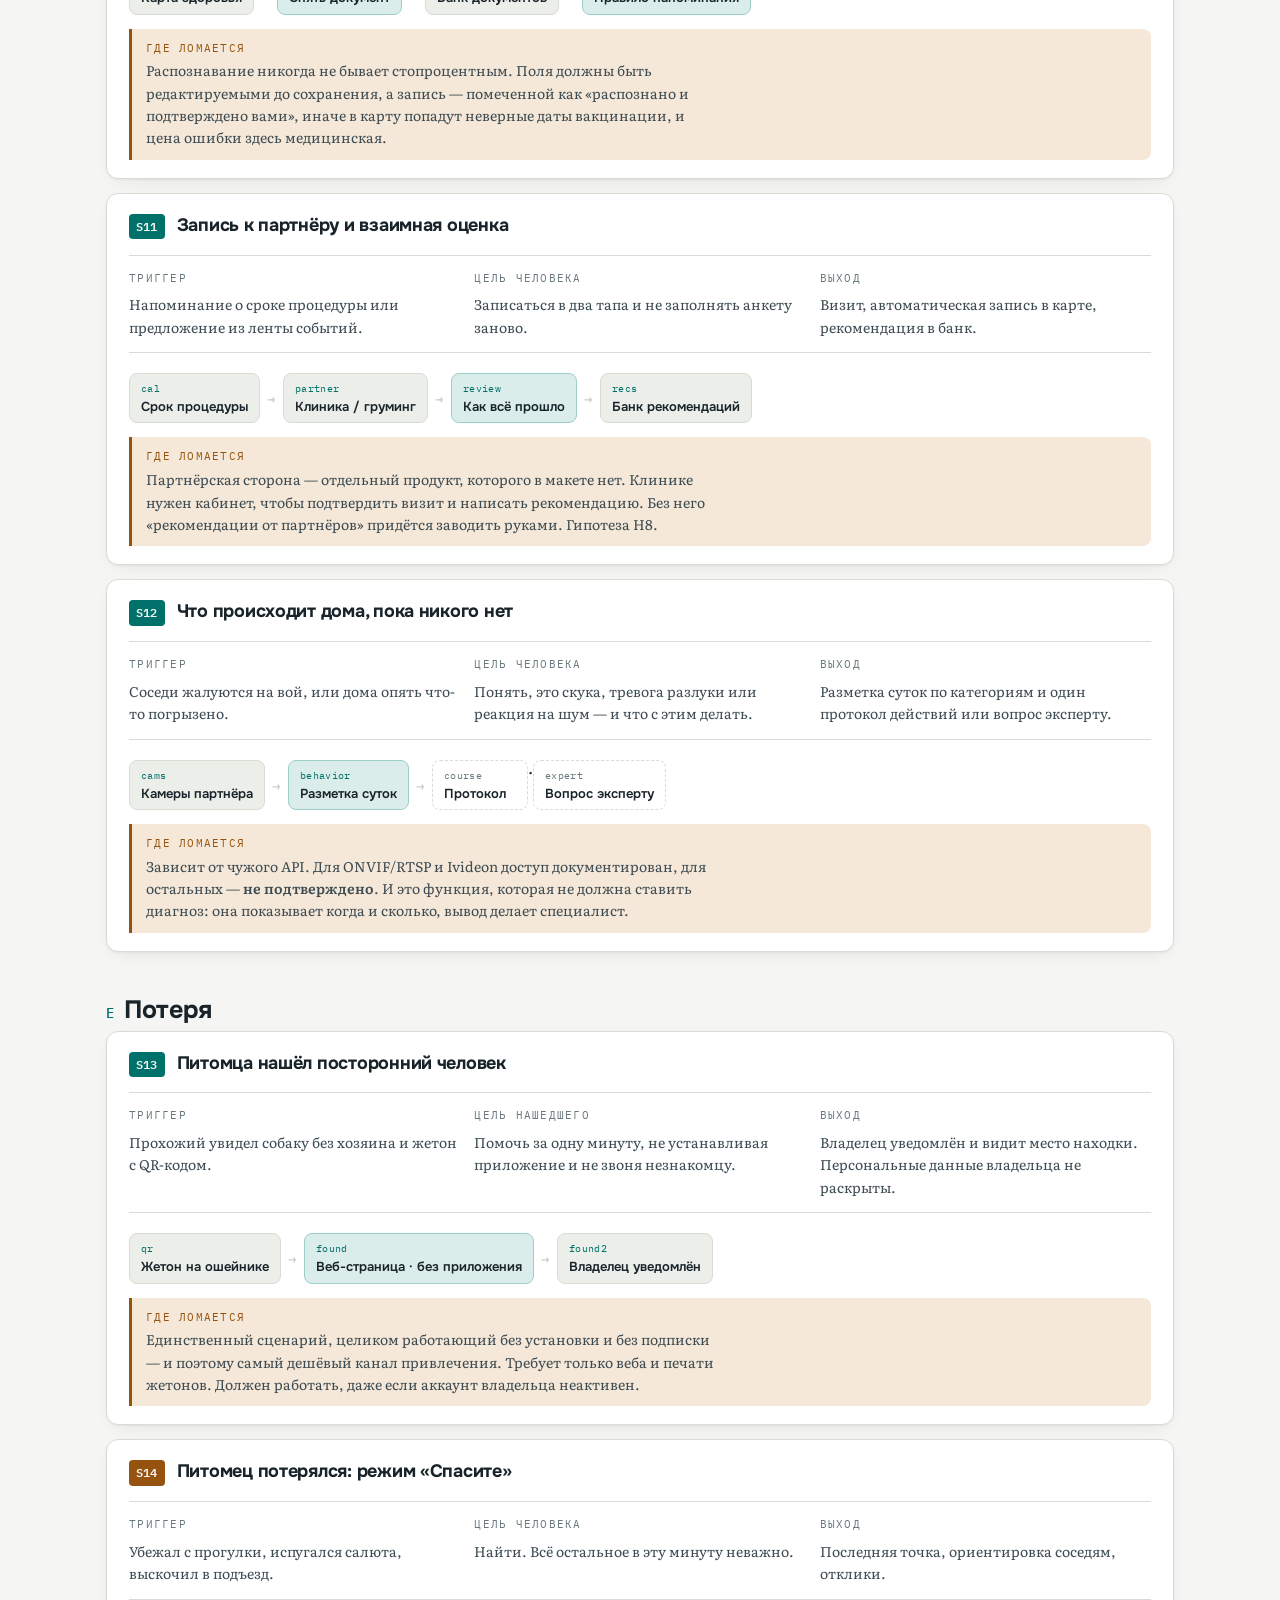
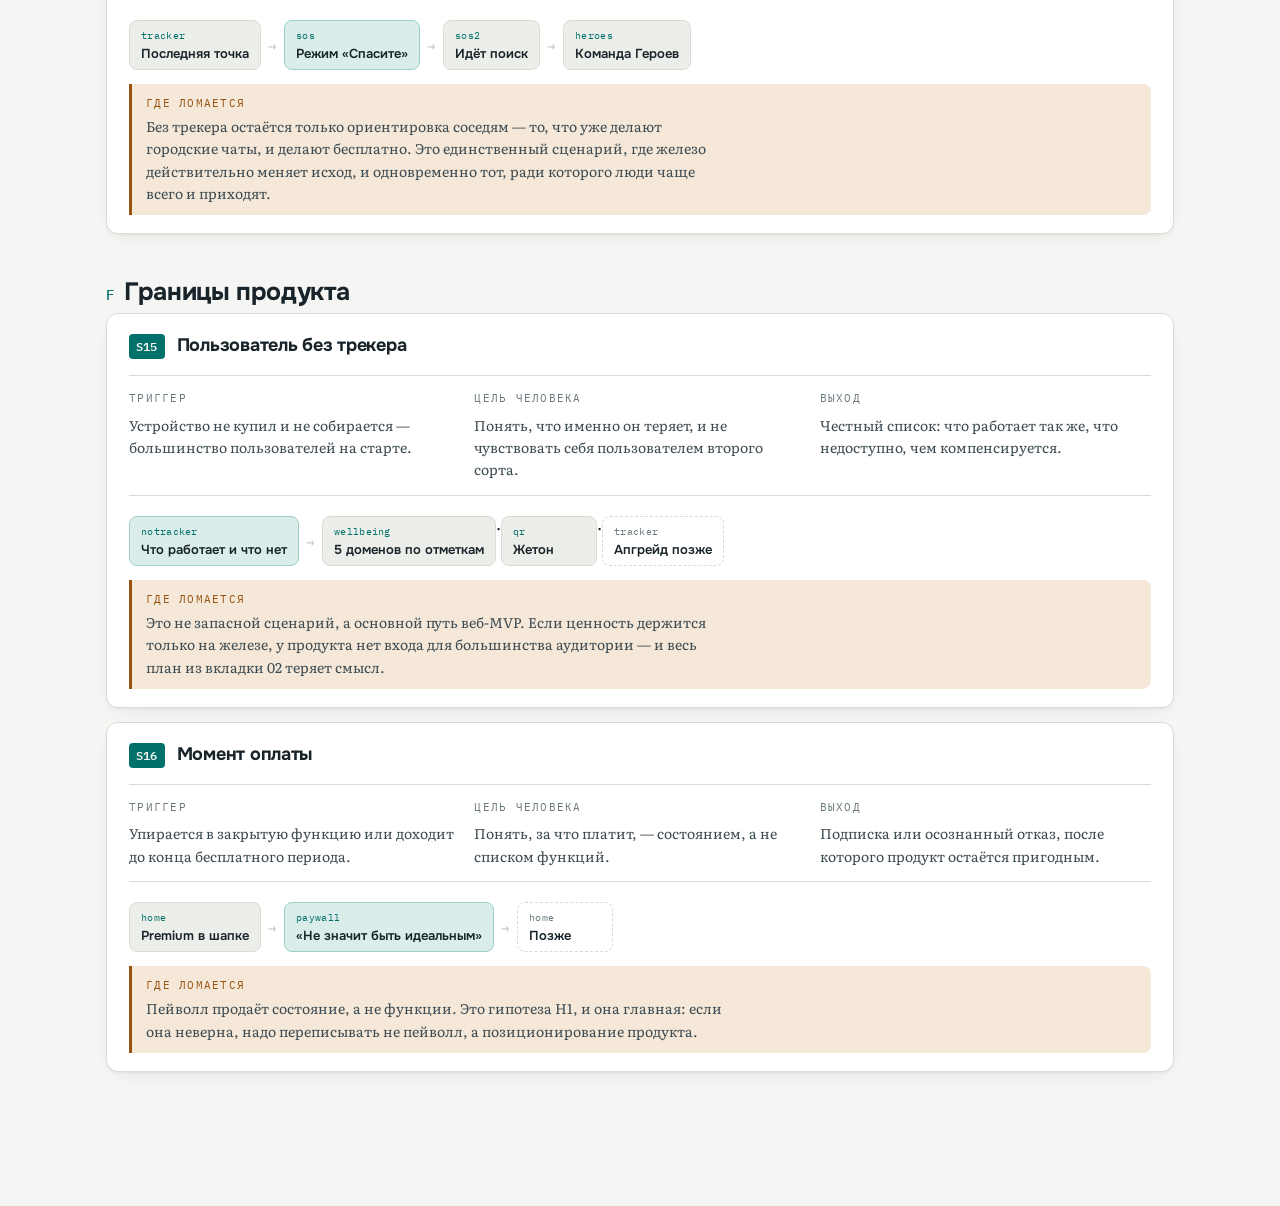
<file: design/scenarii-i-put-k-mvp.html>
<!doctype html>
<html lang="ru">
<head>
<meta charset="utf-8">
<meta name="viewport" content="width=device-width, initial-scale=1">
<title>Pet ID: сценарии и путь к MVP</title>
<meta name="description" content="Сценарии использования Pet ID и два пути к MVP — без трекеров и с трекерами, плюс гипотезы.">
<meta name="color-scheme" content="light dark">
<style>
  html{color-scheme:light dark}
  body{margin:0;font:14px/1.5 system-ui,-apple-system,"Segoe UI",Roboto,sans-serif}
  img{max-width:100%}
  [hidden]{display:none!important}
</style>
</head>
<body>
<!-- Ссылка на сводную страницу материалов (design/index.html). -->
<style>
.hub-back{position:fixed; right:12px; bottom:12px; z-index:2147483000; display:inline-flex; align-items:center; gap:6px;
  padding:8px 12px; border-radius:999px; font:600 13px/1 system-ui,-apple-system,"Segoe UI",Roboto,sans-serif;
  text-decoration:none; background:#FFFFFF; color:#00706A; border:1px solid #9CCFC8; box-shadow:0 2px 10px rgba(24,36,42,.15)}
.hub-back:hover{background:#DBEDEA}
@media (prefers-color-scheme: dark){ :root:not([data-theme="light"]) .hub-back{background:#141E22; color:#52C0B1; border-color:#2E6660} }
:root[data-theme="dark"] .hub-back{background:#141E22; color:#52C0B1; border-color:#2E6660}
@media print{ .hub-back{display:none} }
</style>
<a class="hub-back" href="index.html">← Все материалы проекта</a>

<link rel="preconnect" href="https://fonts.googleapis.com">
<link rel="preconnect" href="https://fonts.gstatic.com" crossorigin>
<link rel="stylesheet" href="https://fonts.googleapis.com/css2?family=Onest:wght@500;600;700;800&family=Literata:ital,opsz,wght@0,7..72,400;0,7..72,500;0,7..72,600;1,7..72,400&family=IBM+Plex+Mono:wght@400;500;600&display=swap">

<style>
:root{
  --bg:#F5F6F3; --surface:#FFFFFF; --surface-2:#ECEEE9; --sunk:#E3E7E0;
  --line:#D8DCD3; --line-2:#BFC5B9;
  --ink:#18242A; --ink-2:#3D4B52; --sub:#69787D;
  --accent:#00706A; --accent-s:#DBEDEA; --accent-b:#9CCFC8;
  --amber:#96530F; --amber-s:#F5E8D8; --amber-b:#DEBE92;
  --plum:#55428A; --plum-s:#E8E3F3; --plum-b:#BCACE0;
  --red:#9C2B39; --red-s:#F6E0E2; --red-b:#DFA7AD;
  --shadow:0 1px 2px rgba(24,36,42,.05), 0 6px 20px -12px rgba(24,36,42,.18);
  --rail:#C3C9BE;
}
@media (prefers-color-scheme: dark){
  :root:not([data-theme="light"]){
    --bg:#0D1417; --surface:#141E22; --surface-2:#1B272C; --sunk:#101A1D;
    --line:#293539; --line-2:#3A4B51;
    --ink:#E3EAE8; --ink-2:#B2C0BF; --sub:#7C8E92;
    --accent:#52C0B1; --accent-s:#11302D; --accent-b:#2E6660;
    --amber:#D9954F; --amber-s:#2F2310; --amber-b:#6B4F27;
    --plum:#A88FDC; --plum-s:#221C31; --plum-b:#4B3E72;
    --red:#E07C87; --red-s:#31161A; --red-b:#6E3239;
    --shadow:0 1px 2px rgba(0,0,0,.4), 0 8px 24px -14px rgba(0,0,0,.7);
    --rail:#33444A;
  }
}
:root[data-theme="dark"]{
  --bg:#0D1417; --surface:#141E22; --surface-2:#1B272C; --sunk:#101A1D;
  --line:#293539; --line-2:#3A4B51;
  --ink:#E3EAE8; --ink-2:#B2C0BF; --sub:#7C8E92;
  --accent:#52C0B1; --accent-s:#11302D; --accent-b:#2E6660;
  --amber:#D9954F; --amber-s:#2F2310; --amber-b:#6B4F27;
  --plum:#A88FDC; --plum-s:#221C31; --plum-b:#4B3E72;
  --red:#E07C87; --red-s:#31161A; --red-b:#6E3239;
  --shadow:0 1px 2px rgba(0,0,0,.4), 0 8px 24px -14px rgba(0,0,0,.7);
  --rail:#33444A;
}

*{box-sizing:border-box}
body{
  margin:0; background:var(--bg); color:var(--ink);
  font-family:Literata,Georgia,"Times New Roman",serif;
  font-size:15.5px; line-height:1.6;
  -webkit-font-smoothing:antialiased;
}
h1,h2,h3,h4{font-family:Onest,"Helvetica Neue",Arial,sans-serif;
  margin:0; text-wrap:balance; letter-spacing:-.015em; line-height:1.15}
.mono,.chip,.tag,.wk,.hid,th,.lbl{font-family:"IBM Plex Mono",ui-monospace,SFMono-Regular,monospace}

/* ---------- шапка ---------- */
.top{border-bottom:1px solid var(--line); background:var(--surface)}
.topin{max-width:1120px; margin:0 auto; padding:34px 26px 0}
.eyebrow{font-family:"IBM Plex Mono",monospace; font-size:11px; letter-spacing:.13em;
  text-transform:uppercase; color:var(--accent); margin-bottom:12px}
h1{font-size:clamp(30px,4.6vw,46px); font-weight:800}
.lede{margin:14px 0 0; max-width:66ch; font-size:17px; color:var(--ink-2)}
.meta{display:flex; flex-wrap:wrap; gap:8px; margin:20px 0 0}
.tag{font-size:11px; letter-spacing:.04em; padding:4px 9px; border-radius:4px;
  background:var(--surface-2); color:var(--sub); border:1px solid var(--line)}

/* ---------- вкладки ---------- */
nav{display:flex; gap:2px; margin:26px 0 -1px; overflow-x:auto; scrollbar-width:none}
nav::-webkit-scrollbar{display:none}
nav button{
  appearance:none; border:1px solid transparent; border-bottom:0; background:none;
  font-family:Onest,Arial,sans-serif; font-size:14.5px; font-weight:600;
  color:var(--sub); padding:11px 17px; cursor:pointer; white-space:nowrap;
  border-radius:8px 8px 0 0; position:relative; top:1px;
}
nav button:hover{color:var(--ink)}
nav button[aria-selected="true"]{
  background:var(--bg); border-color:var(--line); color:var(--ink);
}
nav button .n{font-family:"IBM Plex Mono",monospace; font-size:11px; color:var(--accent); margin-right:7px}
nav button:focus-visible{outline:2px solid var(--accent); outline-offset:-2px}

main{max-width:1120px; margin:0 auto; padding:36px 26px 90px}
.panel{display:none}
.panel[data-on="1"]{display:block}

/* ---------- общая типографика ---------- */
section{margin:0 0 44px}
h2{font-size:25px; font-weight:700; margin:0 0 6px}
h2 .num{font-family:"IBM Plex Mono",monospace; font-size:14px; font-weight:500;
  color:var(--accent); margin-right:10px; letter-spacing:0}
h3{font-size:18px; font-weight:700; margin:0 0 5px}
p{margin:0 0 13px; max-width:72ch}
.intro{font-size:16.5px; color:var(--ink-2); max-width:70ch; margin-bottom:26px}
.lbl{font-size:10.5px; letter-spacing:.12em; text-transform:uppercase; color:var(--sub);
  display:block; margin-bottom:7px}
strong{font-weight:600}
a{color:var(--accent)}

/* ---------- карточка сценария ---------- */
.scn{background:var(--surface); border:1px solid var(--line); border-radius:12px;
  padding:20px 22px 18px; margin-bottom:14px; box-shadow:var(--shadow)}
.scnhead{display:flex; align-items:baseline; gap:12px; flex-wrap:wrap; margin-bottom:4px}
.sid{font-family:"IBM Plex Mono",monospace; font-size:12px; font-weight:600;
  color:var(--bg); background:var(--accent); border-radius:4px; padding:3px 7px; letter-spacing:.02em}
.scn.warnv .sid{background:var(--amber)}
.scn h3{flex:1; min-width:200px}
.gto{display:grid; grid-template-columns:repeat(auto-fit,minmax(200px,1fr)); gap:14px;
  margin:14px 0 16px; padding:14px 0; border-top:1px solid var(--line); border-bottom:1px solid var(--line)}
.gto>div p{margin:0; font-size:14px; color:var(--ink-2)}

/* рельс экранов */
.rail{display:flex; align-items:stretch; gap:0; overflow-x:auto; padding:4px 0 10px;
  scrollbar-width:thin}
.step{display:flex; align-items:center; flex:none}
.step .box{
  background:var(--surface-2); border:1px solid var(--line); border-radius:8px;
  padding:7px 11px; min-width:96px; text-align:left;
}
.step .box .id{font-family:"IBM Plex Mono",monospace; font-size:10px; color:var(--accent);
  display:block; letter-spacing:.03em}
.step .box .nm{font-family:Onest,Arial,sans-serif; font-size:13px;
  font-weight:600; display:block; line-height:1.25; margin-top:2px}
.step .arw{color:var(--rail); font-size:15px; padding:0 7px; flex:none}
.step.branch .box{background:transparent; border-style:dashed}
.step.branch .box .id{color:var(--sub)}
.step.key .box{background:var(--accent-s); border-color:var(--accent-b)}
.risk{display:flex; gap:10px; align-items:flex-start; background:var(--amber-s);
  border-left:3px solid var(--amber); border-radius:0 8px 8px 0; padding:11px 14px; margin-top:4px}
.risk .lbl{color:var(--amber); margin:0 0 3px}
.risk p{margin:0; font-size:14px; color:var(--ink-2)}

/* ---------- фазы дорожной карты ---------- */
.phase{display:grid; grid-template-columns:104px 1fr; gap:0;
  border-left:2px solid var(--line-2); margin-left:6px}
.phase:last-child{border-left-color:transparent}
.pwk{padding:2px 18px 30px 20px; position:relative}
.pwk::before{content:""; position:absolute; left:-7px; top:6px; width:12px; height:12px;
  border-radius:50%; background:var(--accent); border:3px solid var(--bg)}
.pwk .wk{display:block; font-size:11px; font-weight:600; letter-spacing:.05em; color:var(--accent)}
.pwk .dur{display:block; font-size:11px; color:var(--sub); margin-top:2px;
  font-family:"IBM Plex Mono",monospace}
.pbody{padding:0 0 30px}
.pbody h3{margin-bottom:8px}
.pbody ul{margin:0 0 12px; padding-left:19px}
.pbody li{margin-bottom:6px; font-size:14.5px; color:var(--ink-2)}
.pbody li strong{color:var(--ink)}
.done{background:var(--surface); border:1px solid var(--line); border-radius:9px;
  padding:11px 14px; margin-top:2px}
.done .lbl{color:var(--accent); margin-bottom:4px}
.done p{margin:0; font-size:14px}
.gate{background:var(--plum-s); border:1px solid var(--plum-b); border-radius:9px;
  padding:11px 14px; margin-top:9px}
.gate .lbl{color:var(--plum); margin-bottom:4px}
.gate p{margin:0; font-size:14px}

/* ---------- таблицы ---------- */
.tw{overflow-x:auto; border:1px solid var(--line); border-radius:11px; background:var(--surface);
  margin-bottom:16px; box-shadow:var(--shadow)}
table{border-collapse:collapse; width:100%; min-width:660px; font-size:14px}
th{font-size:10.5px; letter-spacing:.09em; text-transform:uppercase; color:var(--sub);
  text-align:left; font-weight:500; padding:12px 15px; background:var(--surface-2);
  border-bottom:1px solid var(--line); white-space:nowrap; vertical-align:bottom}
td{padding:13px 15px; border-bottom:1px solid var(--line); vertical-align:top; color:var(--ink-2)}
tr:last-child td{border-bottom:0}
td strong{color:var(--ink)}
.num-c{font-variant-numeric:tabular-nums; white-space:nowrap}
.hid{font-weight:600; color:var(--accent); white-space:nowrap}

/* ---------- бейджи ---------- */
.b{display:inline-block; font-family:"IBM Plex Mono",monospace; font-size:10.5px;
  letter-spacing:.04em; padding:2px 7px; border-radius:4px; white-space:nowrap; font-weight:500}
.b.ok{background:var(--accent-s); color:var(--accent)}
.b.no{background:var(--red-s); color:var(--red)}
.b.mid{background:var(--amber-s); color:var(--amber)}
.b.pl{background:var(--plum-s); color:var(--plum)}
.b.q{background:var(--surface-2); color:var(--sub); border:1px solid var(--line)}

/* ---------- заметки ---------- */
.note{border:1px solid var(--line); border-radius:11px; padding:16px 19px;
  background:var(--surface); margin-bottom:16px}
.note.warn{background:var(--amber-s); border-color:var(--amber-b)}
.note.warn .lbl{color:var(--amber)}
.note.stop{background:var(--red-s); border-color:var(--red-b)}
.note.stop .lbl{color:var(--red)}
.note.good{background:var(--accent-s); border-color:var(--accent-b)}
.note.good .lbl{color:var(--accent)}
.note p:last-child{margin-bottom:0}
.note p{font-size:14.5px}

/* ---------- развилка технологий ---------- */
.forks{display:grid; grid-template-columns:repeat(auto-fit,minmax(268px,1fr)); gap:14px; margin-bottom:18px}
.fork{background:var(--surface); border:1px solid var(--line); border-radius:12px;
  padding:18px 20px; display:flex; flex-direction:column; gap:11px; box-shadow:var(--shadow)}
.fork.pick{border-color:var(--accent); border-width:2px; padding:17px 19px}
.fork h3{font-size:16.5px}
.fork .sum{font-size:13.5px; color:var(--sub); margin:-6px 0 0}
.pm{display:flex; flex-direction:column; gap:5px; font-size:13.5px; color:var(--ink-2)}
.pm div{display:flex; gap:8px; align-items:flex-start}
.pm .s{flex:none; width:14px; font-family:"IBM Plex Mono",monospace; font-weight:600}
.pm .plus .s{color:var(--accent)} .pm .minus .s{color:var(--red)}
.fork .verdict{margin-top:auto; padding-top:11px; border-top:1px solid var(--line);
  font-size:13.5px}
.fork .verdict .b{white-space:normal; display:inline; line-height:1.9}

/* ---------- сетка колонок ---------- */
.two{display:grid; grid-template-columns:repeat(auto-fit,minmax(300px,1fr)); gap:14px; margin-bottom:16px}

/* ---------- итоги ---------- */
.sums{display:grid; grid-template-columns:repeat(auto-fit,minmax(150px,1fr)); gap:1px;
  background:var(--line); border:1px solid var(--line); border-radius:11px; overflow:hidden;
  margin-bottom:22px}
.sums div{background:var(--surface); padding:15px 17px}
.sums b{display:block; font-family:Onest,Arial,sans-serif; font-size:23px;
  font-weight:700; font-variant-numeric:tabular-nums; letter-spacing:-.02em}
.sums span{display:block; font-size:12.5px; color:var(--sub); margin-top:3px; line-height:1.35}

footer{border-top:1px solid var(--line); margin-top:56px; padding-top:22px;
  font-size:13px; color:var(--sub); max-width:78ch}
footer h3{font-size:14px; margin-bottom:9px; color:var(--ink)}
footer ul{padding-left:18px; margin:0}
footer li{margin-bottom:5px}
footer a{color:var(--accent); text-decoration:none; border-bottom:1px solid var(--accent-b)}

@media (prefers-reduced-motion:no-preference){
  .panel[data-on="1"]{animation:fade .22s ease-out}
  @keyframes fade{from{opacity:.4}to{opacity:1}}
}
@media (max-width:640px){
  .phase{grid-template-columns:74px 1fr}
  .pwk{padding:2px 12px 26px 14px}
  main{padding:28px 18px 70px}
  .topin{padding:26px 18px 0}
}
</style>

<div class="top">
  <div class="topin">
    <div class="eyebrow">Внутренний документ · для команды</div>
    <h1>Pet ID: сценарии и путь к MVP</h1>
    <p class="lede">Что уже описано в кликабельном макете v1.4, в каком порядке это можно построить
      без железа и с железом, и какие утверждения нужно проверить прежде, чем строить дальше.</p>
    <div class="meta">
      <span class="tag">макет v1.4 · 56 экранов</span>
      <span class="tag">7 сентября 2026</span>
      <span class="tag">суммы и сроки — оценка, не данные</span>
    </div>
    <nav role="tablist">
      <button role="tab" aria-selected="true" data-p="scen"><span class="n">01</span>Сценарии</button>
      <button role="tab" aria-selected="false" data-p="web"><span class="n">02</span>MVP без трекеров</button>
      <button role="tab" aria-selected="false" data-p="phone"><span class="n">03</span>Смартфон вместо трекера</button>
      <button role="tab" aria-selected="false" data-p="hw"><span class="n">04</span>MVP с трекерами</button>
      <button role="tab" aria-selected="false" data-p="hyp"><span class="n">05</span>Гипотезы и проверка</button>
    </nav>
  </div>
</div>

<main>

<!-- ═══════════════ 01 СЦЕНАРИИ ═══════════════ -->
<div class="panel" id="p-scen" data-on="1" role="tabpanel">

<p class="intro">Шестнадцать сценариев, собранных из фактических переходов между экранами макета v1.4.
Это не список функций, а список ситуаций, в которых человек открывает приложение. Экраны в рельсе —
реальные id из макета: пунктирная рамка означает ответвление, заливка — экран, где происходит
главное действие сценария.</p>

<div class="sums">
  <div><b>16</b><span>сценариев</span></div>
  <div><b>56</b><span>экранов задействовано</span></div>
  <div><b>4</b><span>работают без трекера полностью</span></div>
  <div><b>2</b><span>требуют железа</span></div>
</div>

<section>
<h2><span class="num">A</span>Заведение</h2>

<div class="scn">
  <div class="scnhead"><span class="sid">S1</span><h3>Первый запуск: от установки до заполненного профиля</h3></div>
  <div class="gto">
    <div><span class="lbl">Триггер</span><p>Скачал приложение — обычно в первую неделю после появления питомца или после испуга «чуть не потерял».</p></div>
    <div><span class="lbl">Цель человека</span><p>Понять, зачем это нужно, и не потратить больше пяти минут.</p></div>
    <div><span class="lbl">Выход</span><p>Профиль владельца, профиль питомца, роли совладельцев, базовое понимание пяти доменов.</p></div>
  </div>
  <div class="rail">
    <div class="step"><div class="box"><span class="id">onb1</span><span class="nm">Обещание</span></div><span class="arw">→</span></div>
    <div class="step key"><div class="box"><span class="id">onb0</span><span class="nm">Профиль владельца</span></div><span class="arw">→</span></div>
    <div class="step"><div class="box"><span class="id">onb2</span><span class="nm">Кто у вас живёт</span></div><span class="arw">→</span></div>
    <div class="step"><div class="box"><span class="id">onb3</span><span class="nm">Профиль питомца</span></div><span class="arw">→</span></div>
    <div class="step"><div class="box"><span class="id">onbshare</span><span class="nm">Совладение</span></div><span class="arw">→</span></div>
    <div class="step key"><div class="box"><span class="id">onbkb</span><span class="nm">Пять доменов</span></div><span class="arw">→</span></div>
    <div class="step"><div class="box"><span class="id">home</span><span class="nm">Сегодня</span></div></div>
  </div>
  <div class="rail">
    <div class="step branch"><div class="box"><span class="id">ветка</span><span class="nm">Не готов регистрироваться</span></div><span class="arw">→</span></div>
    <div class="step branch"><div class="box"><span class="id">demo</span><span class="nm">Демо-режим</span></div><span class="arw">→</span></div>
    <div class="step branch"><div class="box"><span class="id">onb0</span><span class="nm">Возврат в онбординг</span></div></div>
  </div>
  <div class="risk"><div><span class="lbl">Где ломается</span>
    <p>Шесть экранов до первой пользы — это много. Обучение пяти доменам (<span class="mono">onbkb</span>)
    стоит перед главной, но именно оно объясняет всю дальнейшую логику. Проверяется гипотезой H2.</p></div></div>
</div>
</section>

<section>
<h2><span class="num">B</span>Ежедневный цикл</h2>

<div class="scn">
  <div class="scnhead"><span class="sid">S2</span><h3>Вечерний вопрос: сегодня было достаточно?</h3></div>
  <div class="gto">
    <div><span class="lbl">Триггер</span><p>Вечер. Ощущение, что весь день был занят и питомцу досталось мало.</p></div>
    <div><span class="lbl">Цель человека</span><p>Узнать, всё ли в порядке, — или что сделать прямо сейчас, чтобы стало в порядке.</p></div>
    <div><span class="lbl">Выход</span><p>Ответ «достаточно» с объяснением, из чего он сложился, либо одно выполнимое действие.</p></div>
  </div>
  <div class="rail">
    <div class="step"><div class="box"><span class="id">home</span><span class="nm">Кольцо достаточности</span></div><span class="arw">→</span></div>
    <div class="step key"><div class="box"><span class="id">wellbeing</span><span class="nm">4 источника → 5-й домен</span></div><span class="arw">→</span></div>
    <div class="step"><div class="box"><span class="id">plan</span><span class="nm">Режим дня</span></div><span class="arw">→</span></div>
    <div class="step"><div class="box"><span class="id">plan2</span><span class="nm">План на сегодня</span></div><span class="arw">→</span></div>
    <div class="step"><div class="box"><span class="id">home</span><span class="nm">Задачи в списке</span></div></div>
  </div>
  <div class="risk"><div><span class="lbl">Где ломается</span>
    <p>Всё держится на формуле пятого домена. Если она непрозрачна, число не убеждает; если она
    очевидна, продукт кажется пустым. На MVP формула должна быть открытой взвешенной суммой
    с видимыми весами, а не моделью.</p></div></div>
</div>

<div class="scn">
  <div class="scnhead"><span class="sid">S3</span><h3>Настройка режима под свой график</h3></div>
  <div class="gto">
    <div><span class="lbl">Триггер</span><p>Готовые режимы не подходят: сменный график, командировки, питомец у другого человека.</p></div>
    <div><span class="lbl">Цель человека</span><p>Чтобы план перестал предлагать невозможное и не создавал новую вину.</p></div>
    <div><span class="lbl">Выход</span><p>Именованный режим с часами отсутствия и обязательными пунктами, привязанный к дням недели.</p></div>
  </div>
  <div class="rail">
    <div class="step"><div class="box"><span class="id">plan</span><span class="nm">5 готовых + свои</span></div><span class="arw">→</span></div>
    <div class="step key"><div class="box"><span class="id">planedit</span><span class="nm">Редактор режима</span></div><span class="arw">→</span></div>
    <div class="step"><div class="box"><span class="id">plan2</span><span class="nm">Проверка дня</span></div></div>
  </div>
  <div class="risk"><div><span class="lbl">Где ломается</span>
    <p>Автоподстановка режима по календарю, погоде и карте здоровья — это три интеграции ради
    удобства. На MVP достаточно ручного переключателя; автоматика переносится в следующую итерацию.</p></div></div>
</div>

<div class="scn">
  <div class="scnhead"><span class="sid">S4</span><h3>Учёт расходов</h3></div>
  <div class="gto">
    <div><span class="lbl">Триггер</span><p>Крупная трата у ветеринара или вопрос «сколько он вообще у нас стоит».</p></div>
    <div><span class="lbl">Цель человека</span><p>Понять структуру расходов и сравнить себя с похожими владельцами.</p></div>
    <div><span class="lbl">Выход</span><p>Месячная сумма с разбивкой и прогноз, когда закончится корм.</p></div>
  </div>
  <div class="rail">
    <div class="step"><div class="box"><span class="id">home</span><span class="nm">Плашка месяца</span></div><span class="arw">→</span></div>
    <div class="step key"><div class="box"><span class="id">money</span><span class="nm">Структура расходов</span></div><span class="arw">→</span></div>
    <div class="step"><div class="box"><span class="id">moneyadd</span><span class="nm">Новый расход</span></div></div>
    <span class="arw">·</span>
    <div class="step branch"><div class="box"><span class="id">tco</span><span class="nm">Стоимость содержания</span></div></div>
  </div>
  <div class="risk"><div><span class="lbl">Где ломается</span>
    <p>«73% учтено автоматически» требует либо распознавания чеков, либо банковской интеграции.
    На MVP автоматики нет — только ручной ввод и распознавание суммы со скана документа,
    поэтому обещание в интерфейсе надо снять.</p></div></div>
</div>
</section>

<section>
<h2><span class="num">C</span>Прогулка и социальное</h2>

<div class="scn">
  <div class="scnhead"><span class="sid">S5</span><h3>Обычная прогулка, в том числе с несколькими питомцами</h3></div>
  <div class="gto">
    <div><span class="lbl">Триггер</span><p>Выход из дома с поводком в руке.</p></div>
    <div><span class="lbl">Цель человека</span><p>Зафиксировать, что прогулка была, и получить внятную оценку — хватило или нет.</p></div>
    <div><span class="lbl">Выход</span><p>Отчёт с раздельными нормами по каждому питомцу и одной понятной рекомендацией.</p></div>
  </div>
  <div class="rail">
    <div class="step"><div class="box"><span class="id">home</span><span class="nm">Начать прогулку</span></div><span class="arw">→</span></div>
    <div class="step key"><div class="box"><span class="id">walkstart</span><span class="nm">Выбор питомцев и статусов</span></div><span class="arw">→</span></div>
    <div class="step"><div class="box"><span class="id">walk</span><span class="nm">Прогулка идёт</span></div><span class="arw">→</span></div>
    <div class="step key"><div class="box"><span class="id">walkend</span><span class="nm">ИИ-отчёт</span></div><span class="arw">→</span></div>
    <div class="step branch"><div class="box"><span class="id">gallery</span><span class="nm">Фото</span></div></div>
  </div>
  <div class="risk"><div><span class="lbl">Где ломается</span>
    <p>В вебе фоновая геолокация недоступна: маршрут пишется только пока вкладка активна
    и экран включён. Значит на веб-MVP прогулка — это либо отметка «гулял 25 минут»,
    либо трек с оговоркой, что телефон нельзя убирать в карман.</p></div></div>
</div>

<div class="scn warnv">
  <div class="scnhead"><span class="sid">S6</span><h3>«Снюхаться»: знакомство на прогулке</h3></div>
  <div class="gto">
    <div><span class="lbl">Триггер</span><p>Гуляет один, видит, что рядом есть другие владельцы, хочет социализировать собаку.</p></div>
    <div><span class="lbl">Цель человека</span><p>Познакомиться, не раскрывая себя тому, кто может оказаться неприятным.</p></div>
    <div><span class="lbl">Выход</span><p>Взаимное согласие → видимость на карте и чат на время прогулки. Или ничего, без следа.</p></div>
  </div>
  <div class="rail">
    <div class="step"><div class="box"><span class="id">walkstart</span><span class="nm">Тумблер включён</span></div><span class="arw">→</span></div>
    <div class="step"><div class="box"><span class="id">sniff</span><span class="nm">Кто рядом · 500 м</span></div><span class="arw">→</span></div>
    <div class="step key"><div class="box"><span class="id">sniffreq</span><span class="nm">Анонимно, обоим</span></div><span class="arw">→</span></div>
    <div class="step key"><div class="box"><span class="id">sniffmatch</span><span class="nm">Карта и направление</span></div><span class="arw">→</span></div>
    <div class="step"><div class="box"><span class="id">sniffchat</span><span class="nm">Чат до конца прогулки</span></div><span class="arw">→</span></div>
    <div class="step branch"><div class="box"><span class="id">recs</span><span class="nm">Оставить знакомство</span></div></div>
  </div>
  <div class="risk"><div><span class="lbl">Где ломается</span>
    <p>Единственный сценарий, где ошибка проектирования наносит вред человеку, а не портит метрику.
    Показ направления и расстояния — это, по сути, наведение одного пользователя на другого.
    Отключение по умолчанию, немедленный обрыв связи после прогулки и жалоба в один тап
    обязаны быть в MVP, а не в следующей версии. Гипотеза H6.</p></div></div>
</div>

<div class="scn">
  <div class="scnhead"><span class="sid">S7</span><h3>Публичные статусы и что видно на карте</h3></div>
  <div class="gto">
    <div><span class="lbl">Триггер</span><p>У собаки течка, зооагрессия, или наоборот — хочется обозначить открытость к знакомствам.</p></div>
    <div><span class="lbl">Цель человека</span><p>Предупредить окружающих, ничего о себе не раскрыв.</p></div>
    <div><span class="lbl">Выход</span><p>Зона на карте у других владельцев без имени, породы и точной точки.</p></div>
  </div>
  <div class="rail">
    <div class="step"><div class="box"><span class="id">cal</span><span class="nm">Даты течки</span></div><span class="arw">→</span></div>
    <div class="step key"><div class="box"><span class="id">status</span><span class="nm">Что публикуется</span></div><span class="arw">→</span></div>
    <div class="step"><div class="box"><span class="id">map</span><span class="nm">Зоны и алерты</span></div></div>
  </div>
  <div class="risk"><div><span class="lbl">Где ломается</span>
    <p>Статус «зооагрессия» полезен ровно настолько, насколько честно его ставят. Владелец агрессивной
    собаки не заинтересован себя помечать. Если ставить будут меньше одного процента — функция
    мёртвая и её надо строить иначе, например от жалоб, а не от самопометки. Гипотеза H7.</p></div></div>
</div>

<div class="scn">
  <div class="scnhead"><span class="sid">S8</span><h3>Маршрут как повод выйти</h3></div>
  <div class="gto">
    <div><span class="lbl">Триггер</span><p>Одни и те же двести метров вокруг дома каждый день, скучно обоим.</p></div>
    <div><span class="lbl">Цель человека</span><p>Разнообразие без планирования — чтобы кто-то предложил, куда пойти.</p></div>
    <div><span class="lbl">Выход</span><p>Маршрут с ожидаемым числом встреч и прогрессом по району.</p></div>
  </div>
  <div class="rail">
    <div class="step"><div class="box"><span class="id">home</span><span class="nm">Маршрут на сегодня</span></div><span class="arw">→</span></div>
    <div class="step key"><div class="box"><span class="id">routes</span><span class="nm">3 варианта · тишина/встречи</span></div><span class="arw">→</span></div>
    <div class="step"><div class="box"><span class="id">walk</span><span class="nm">Прогулка</span></div></div>
  </div>
  <div class="risk"><div><span class="lbl">Где ломается</span>
    <p>«Больше встреч» можно обещать только при достаточной плотности пользователей в районе.
    До нескольких сотен активных в городе счётчик участников будет показывать ноль,
    и функцию честнее не включать.</p></div></div>
</div>

<div class="scn">
  <div class="scnhead"><span class="sid">S9</span><h3>Вопрос породнику или врачу в своём городе</h3></div>
  <div class="gto">
    <div><span class="lbl">Триггер</span><p>Непонятный симптом или поведение; гуглить страшно, идти к врачу пока рано.</p></div>
    <div><span class="lbl">Цель человека</span><p>Ответ от человека с той же породой в том же городе, а не спор на сорок комментариев.</p></div>
    <div><span class="lbl">Выход</span><p>Ответ в личный кабинет; при вопросе «посоветуйте врача» — ответ с географией.</p></div>
  </div>
  <div class="rail">
    <div class="step"><div class="box"><span class="id">feed</span><span class="nm">Сообщество</span></div><span class="arw">→</span></div>
    <div class="step key"><div class="box"><span class="id">expert</span><span class="nm">Порода + город</span></div><span class="arw">→</span></div>
    <div class="step branch"><div class="box"><span class="id">events</span><span class="nm">Лента событий</span></div><span class="arw">→</span></div>
    <div class="step branch"><div class="box"><span class="id">cal</span><span class="nm">Перенос в свой календарь</span></div></div>
  </div>
  <div class="risk"><div><span class="lbl">Где ломается</span>
    <p>Экспертный совет — это маркетплейс с двумя сторонами: без отвечающих он пустой.
    На MVP отвечающими должны быть заранее набранные люди, а не «кто-нибудь из пользователей».</p></div></div>
</div>
</section>

<section>
<h2><span class="num">D</span>Здоровье и документы</h2>

<div class="scn">
  <div class="scnhead"><span class="sid">S10</span><h3>Занести процедуру: вручную или сканом</h3></div>
  <div class="gto">
    <div><span class="lbl">Триггер</span><p>Вернулся от врача с выпиской. Или подстриг когти дома.</p></div>
    <div><span class="lbl">Цель человека</span><p>Чтобы бумага не потерялась и чтобы вовремя напомнили о следующем разе.</p></div>
    <div><span class="lbl">Выход</span><p>Запись в карте здоровья, оригинал в банке документов, напоминание в календаре.</p></div>
  </div>
  <div class="rail">
    <div class="step"><div class="box"><span class="id">health</span><span class="nm">Карта здоровья</span></div><span class="arw">→</span></div>
    <div class="step key"><div class="box"><span class="id">docscan</span><span class="nm">Снять документ</span></div><span class="arw">→</span></div>
    <div class="step"><div class="box"><span class="id">docs</span><span class="nm">Банк документов</span></div><span class="arw">→</span></div>
    <div class="step key"><div class="box"><span class="id">calset</span><span class="nm">Правило напоминания</span></div></div>
  </div>
  <div class="risk"><div><span class="lbl">Где ломается</span>
    <p>Распознавание никогда не бывает стопроцентным. Поля должны быть редактируемыми до
    сохранения, а запись — помеченной как «распознано и подтверждено вами», иначе в карту
    попадут неверные даты вакцинации, и цена ошибки здесь медицинская.</p></div></div>
</div>

<div class="scn">
  <div class="scnhead"><span class="sid">S11</span><h3>Запись к партнёру и взаимная оценка</h3></div>
  <div class="gto">
    <div><span class="lbl">Триггер</span><p>Напоминание о сроке процедуры или предложение из ленты событий.</p></div>
    <div><span class="lbl">Цель человека</span><p>Записаться в два тапа и не заполнять анкету заново.</p></div>
    <div><span class="lbl">Выход</span><p>Визит, автоматическая запись в карте, рекомендация в банк.</p></div>
  </div>
  <div class="rail">
    <div class="step"><div class="box"><span class="id">cal</span><span class="nm">Срок процедуры</span></div><span class="arw">→</span></div>
    <div class="step"><div class="box"><span class="id">partner</span><span class="nm">Клиника / груминг</span></div><span class="arw">→</span></div>
    <div class="step key"><div class="box"><span class="id">review</span><span class="nm">Как всё прошло</span></div><span class="arw">→</span></div>
    <div class="step"><div class="box"><span class="id">recs</span><span class="nm">Банк рекомендаций</span></div></div>
  </div>
  <div class="risk"><div><span class="lbl">Где ломается</span>
    <p>Партнёрская сторона — отдельный продукт, которого в макете нет. Клинике нужен кабинет,
    чтобы подтвердить визит и написать рекомендацию. Без него «рекомендации от партнёров»
    придётся заводить руками. Гипотеза H8.</p></div></div>
</div>

<div class="scn">
  <div class="scnhead"><span class="sid">S12</span><h3>Что происходит дома, пока никого нет</h3></div>
  <div class="gto">
    <div><span class="lbl">Триггер</span><p>Соседи жалуются на вой, или дома опять что-то погрызено.</p></div>
    <div><span class="lbl">Цель человека</span><p>Понять, это скука, тревога разлуки или реакция на шум — и что с этим делать.</p></div>
    <div><span class="lbl">Выход</span><p>Разметка суток по категориям и один протокол действий или вопрос эксперту.</p></div>
  </div>
  <div class="rail">
    <div class="step"><div class="box"><span class="id">cams</span><span class="nm">Камеры партнёра</span></div><span class="arw">→</span></div>
    <div class="step key"><div class="box"><span class="id">behavior</span><span class="nm">Разметка суток</span></div><span class="arw">→</span></div>
    <div class="step branch"><div class="box"><span class="id">course</span><span class="nm">Протокол</span></div></div>
    <span class="arw">·</span>
    <div class="step branch"><div class="box"><span class="id">expert</span><span class="nm">Вопрос эксперту</span></div></div>
  </div>
  <div class="risk"><div><span class="lbl">Где ломается</span>
    <p>Зависит от чужого API. Для ONVIF/RTSP и Ivideon доступ документирован, для остальных —
    <strong>не подтверждено</strong>. И это функция, которая не должна ставить диагноз:
    она показывает когда и сколько, вывод делает специалист.</p></div></div>
</div>
</section>

<section>
<h2><span class="num">E</span>Потеря</h2>

<div class="scn">
  <div class="scnhead"><span class="sid">S13</span><h3>Питомца нашёл посторонний человек</h3></div>
  <div class="gto">
    <div><span class="lbl">Триггер</span><p>Прохожий увидел собаку без хозяина и жетон с QR-кодом.</p></div>
    <div><span class="lbl">Цель нашедшего</span><p>Помочь за одну минуту, не устанавливая приложение и не звоня незнакомцу.</p></div>
    <div><span class="lbl">Выход</span><p>Владелец уведомлён и видит место находки. Персональные данные владельца не раскрыты.</p></div>
  </div>
  <div class="rail">
    <div class="step"><div class="box"><span class="id">qr</span><span class="nm">Жетон на ошейнике</span></div><span class="arw">→</span></div>
    <div class="step key"><div class="box"><span class="id">found</span><span class="nm">Веб-страница · без приложения</span></div><span class="arw">→</span></div>
    <div class="step"><div class="box"><span class="id">found2</span><span class="nm">Владелец уведомлён</span></div></div>
  </div>
  <div class="risk"><div><span class="lbl">Где ломается</span>
    <p>Единственный сценарий, целиком работающий без установки и без подписки — и поэтому
    самый дешёвый канал привлечения. Требует только веба и печати жетонов.
    Должен работать, даже если аккаунт владельца неактивен.</p></div></div>
</div>

<div class="scn warnv">
  <div class="scnhead"><span class="sid">S14</span><h3>Питомец потерялся: режим «Спасите»</h3></div>
  <div class="gto">
    <div><span class="lbl">Триггер</span><p>Убежал с прогулки, испугался салюта, выскочил в подъезд.</p></div>
    <div><span class="lbl">Цель человека</span><p>Найти. Всё остальное в эту минуту неважно.</p></div>
    <div><span class="lbl">Выход</span><p>Последняя точка, ориентировка соседям, отклики.</p></div>
  </div>
  <div class="rail">
    <div class="step"><div class="box"><span class="id">tracker</span><span class="nm">Последняя точка</span></div><span class="arw">→</span></div>
    <div class="step key"><div class="box"><span class="id">sos</span><span class="nm">Режим «Спасите»</span></div><span class="arw">→</span></div>
    <div class="step"><div class="box"><span class="id">sos2</span><span class="nm">Идёт поиск</span></div><span class="arw">→</span></div>
    <div class="step"><div class="box"><span class="id">heroes</span><span class="nm">Команда Героев</span></div></div>
  </div>
  <div class="risk"><div><span class="lbl">Где ломается</span>
    <p>Без трекера остаётся только ориентировка соседям — то, что уже делают городские чаты,
    и делают бесплатно. Это единственный сценарий, где железо действительно меняет исход,
    и одновременно тот, ради которого люди чаще всего и приходят.</p></div></div>
</div>
</section>

<section>
<h2><span class="num">F</span>Границы продукта</h2>

<div class="scn">
  <div class="scnhead"><span class="sid">S15</span><h3>Пользователь без трекера</h3></div>
  <div class="gto">
    <div><span class="lbl">Триггер</span><p>Устройство не купил и не собирается — большинство пользователей на старте.</p></div>
    <div><span class="lbl">Цель человека</span><p>Понять, что именно он теряет, и не чувствовать себя пользователем второго сорта.</p></div>
    <div><span class="lbl">Выход</span><p>Честный список: что работает так же, что недоступно, чем компенсируется.</p></div>
  </div>
  <div class="rail">
    <div class="step key"><div class="box"><span class="id">notracker</span><span class="nm">Что работает и что нет</span></div><span class="arw">→</span></div>
    <div class="step"><div class="box"><span class="id">wellbeing</span><span class="nm">5 доменов по отметкам</span></div></div>
    <span class="arw">·</span>
    <div class="step"><div class="box"><span class="id">qr</span><span class="nm">Жетон</span></div></div>
    <span class="arw">·</span>
    <div class="step branch"><div class="box"><span class="id">tracker</span><span class="nm">Апгрейд позже</span></div></div>
  </div>
  <div class="risk"><div><span class="lbl">Где ломается</span>
    <p>Это не запасной сценарий, а основной путь веб-MVP. Если ценность держится только на
    железе, у продукта нет входа для большинства аудитории — и весь план из вкладки 02
    теряет смысл.</p></div></div>
</div>

<div class="scn">
  <div class="scnhead"><span class="sid">S16</span><h3>Момент оплаты</h3></div>
  <div class="gto">
    <div><span class="lbl">Триггер</span><p>Упирается в закрытую функцию или доходит до конца бесплатного периода.</p></div>
    <div><span class="lbl">Цель человека</span><p>Понять, за что платит, — состоянием, а не списком функций.</p></div>
    <div><span class="lbl">Выход</span><p>Подписка или осознанный отказ, после которого продукт остаётся пригодным.</p></div>
  </div>
  <div class="rail">
    <div class="step"><div class="box"><span class="id">home</span><span class="nm">Premium в шапке</span></div><span class="arw">→</span></div>
    <div class="step key"><div class="box"><span class="id">paywall</span><span class="nm">«Не значит быть идеальным»</span></div><span class="arw">→</span></div>
    <div class="step branch"><div class="box"><span class="id">home</span><span class="nm">Позже</span></div></div>
  </div>
  <div class="risk"><div><span class="lbl">Где ломается</span>
    <p>Пейволл продаёт состояние, а не функции. Это гипотеза H1, и она главная:
    если она неверна, надо переписывать не пейволл, а позиционирование продукта.</p></div></div>
</div>
</section>

</div>

<!-- ═══════════════ 02 MVP БЕЗ ТРЕКЕРОВ ═══════════════ -->
<div class="panel" id="p-web" role="tabpanel">

<p class="intro">Веб-приложение без железа. Цель этого MVP — не собрать все 56 экранов,
а проверить единственное утверждение: снятие вины стоит денег. Всё, что не служит этой проверке,
из объёма выброшено и перечислено отдельно.</p>

<div class="sums">
  <div><b>18</b><span>недель до запуска на когорте</span></div>
  <div><b>9</b><span>сценариев из 16 работают</span></div>
  <div><b>0</b><span>единиц железа, кроме жетона</span></div>
  <div><b>5</b><span>гипотез закрывается</span></div>
</div>

<div class="note good">
  <span class="lbl">Формулировка объёма</span>
  <p>MVP — это S1, S2, S3, S4, S7, S10, S13, S15, S16 плюс частично S5.
  Не входит: «снюхаться» в реальном времени, камеры и анализ поведения, маршруты-квесты,
  экспертный совет, партнёрский кабинет, страхование, курс новичка, лента событий, галерея.
  Всё это описано в макете и остаётся в бэклоге.</p>
</div>

<h2 style="margin-bottom:18px">Дорожная карта</h2>

<div class="phase">
  <div class="pwk"><span class="wk">Ф0</span><span class="dur">1 нед</span></div>
  <div class="pbody">
    <h3>Решения, которые нельзя отложить</h3>
    <ul>
      <li><strong>Один город, одна аудитория.</strong> Плотность важнее охвата: без неё не работают
        ни карта, ни статусы, ни маршруты.</li>
      <li><strong>Юрлицо и 152-ФЗ.</strong> Уведомление Роскомнадзора об обработке персданных,
        размещение базы на территории РФ, политика обработки на сайте до первой регистрации.</li>
      <li><strong>Форма доставки.</strong> PWA или сайт. Ключевое ограничение:
        Web Push на iOS работает только для PWA, добавленной пользователем на домашний экран.
        Из этого прямо следует, что почта в напоминаниях — не дополнение, а основной канал.</li>
      <li><strong>Заявка в ВетИС.</strong> Подать в первую неделю: цикл согласования долгий,
        а от ответа зависит, будет ли верификация владения в MVP вообще.</li>
    </ul>
    <div class="gate"><span class="lbl">Условие перехода</span>
      <p>Город выбран, юрлицо есть, заявка на тестовый доступ к Ветис.API отправлена.</p></div>
  </div>
</div>

<div class="phase">
  <div class="pwk"><span class="wk">Ф1</span><span class="dur">нед 1–3</span></div>
  <div class="pbody">
    <h3>Каркас: люди, питомцы, доступ</h3>
    <ul>
      <li>Вход по номеру телефона или ссылке на почту. Без OAuth и без Госуслуг на старте —
        это интеграция ради интеграции.</li>
      <li>Профиль владельца (город и район обязательны — от них зависит вся география) и профиль питомца.</li>
      <li><strong>Совладение с четырьмя ролями</strong> — владелец, совладелец, помощник, гость.
        Заложить сразу: переделывать модель доступа на живых данных дорого.</li>
      <li>Хранилище: реляционная база плюс S3-совместимое объектное, оба в российской юрисдикции.</li>
    </ul>
    <div class="done"><span class="lbl">Чем заканчивается</span>
      <p>Человек регистрируется, заводит питомца, приглашает второго владельца, и тот видит то,
      что ему положено по роли.</p></div>
  </div>
</div>

<div class="phase">
  <div class="pwk"><span class="wk">Ф2</span><span class="dur">нед 3–6</span></div>
  <div class="pbody">
    <h3>Ядро: пять доменов</h3>
    <ul>
      <li>Ручные отметки по четырём доменам-источникам: питание, среда, здоровье, поведение.</li>
      <li><strong>Расчёт пятого домена — открытая взвешенная сумма с видимыми весами.</strong>
        Никакого машинного обучения: на этом этапе важно, чтобы человек понимал, откуда взялось число,
        а не чтобы число было точным.</li>
      <li>Вечерний экран «сегодня было достаточно» с объяснением, из чего сложился ответ.</li>
      <li>Режимы дня: пять готовых плюс редактор своего. Автоподстановка — в бэклог.</li>
    </ul>
    <div class="gate"><span class="lbl">Условие перехода</span>
      <p>Юзабилити-тест на 8–10 людях: не менее шести объясняют своими словами, что пятый домен
      складывается из четырёх. Иначе — переделывать объяснение, а не идти дальше (H2).</p></div>
  </div>
</div>

<div class="phase">
  <div class="pwk"><span class="wk">Ф3</span><span class="dur">нед 6–9</span></div>
  <div class="pbody">
    <h3>Здоровье, документы, напоминания</h3>
    <ul>
      <li>Карта здоровья: вакцинация, обработки, уход, приёмы. Ручной ввод.</li>
      <li>Загрузка фото документа и распознавание. <strong>Не своя модель</strong> — облачный OCR;
        поля редактируются до сохранения, запись помечается как подтверждённая пользователем.</li>
      <li>Календарь месяцем, правила напоминаний: за сколько, как часто, push и почта.</li>
      <li>Хранение документов: при 10–50 листах в год это <strong>0,18–0,92 ₽ в год на питомца</strong>
        — фактически бесплатно. Реальные затраты здесь — распознавание и трафик загрузки.</li>
    </ul>
    <div class="done"><span class="lbl">Чем заканчивается</span>
      <p>Владелец фотографирует выписку и получает напоминание о следующей обработке
      в срок, который сам задал.</p></div>
  </div>
</div>

<div class="phase">
  <div class="pwk"><span class="wk">Ф4</span><span class="dur">нед 9–11</span></div>
  <div class="pbody">
    <h3>Верификация владения без железа</h3>
    <ul>
      <li>Ветис.API 2.1 находится в промышленной эксплуатации; доступ выдаётся в два этапа —
        сначала тестовый контур, затем промышленный по квалифицированной электронной подписи.
        Компонент «Хорриот» содержит учётные данные животных.</li>
      <li>Требование к интегратору: доля ошибочных запросов ниже 10% в промышленной эксплуатации.</li>
      <li><strong>Запасной путь обязателен.</strong> Если доступа не будет — верификация
        по фото ветпаспорта и номеру чипа, проверенная человеком. Медленно, но не блокирует запуск.</li>
    </ul>
    <div class="gate"><span class="lbl">Условие перехода</span>
      <p>Есть работающая верификация — государственная или ручная. Без неё «верифицированный
      профиль» из позиционирования надо убрать, а не оставлять как обещание.</p></div>
  </div>
</div>

<div class="phase">
  <div class="pwk"><span class="wk">Ф5</span><span class="dur">нед 11–13</span></div>
  <div class="pbody">
    <h3>QR-жетон: единственное железо этого этапа</h3>
    <ul>
      <li>Публичная страница находки, работающая без установки приложения и без подписки владельца.</li>
      <li>На странице — только то, что нужно нашедшему: как связаться через сервис
        и куда сообщить место. Никаких персональных данных владельца.</li>
      <li>Печать и гравировка — подрядчик. Жетон окупается не как товар, а как канал привлечения.</li>
    </ul>
    <div class="done"><span class="lbl">Чем заканчивается</span>
      <p>Сценарий S13 работает целиком. Появляется первый измеримый канал привлечения,
      не связанный с платным трафиком.</p></div>
  </div>
</div>

<div class="phase">
  <div class="pwk"><span class="wk">Ф6</span><span class="dur">нед 13–16</span></div>
  <div class="pbody">
    <h3>Прогулка и статусы на телефонном GPS</h3>
    <ul>
      <li>Отметка прогулки вручную плюс необязательный трек по GPS браузера.</li>
      <li><strong>Ограничение, которое надо назвать вслух:</strong> браузер не пишет геолокацию
        в фоне. Трек останавливается, когда экран гаснет. Значит основной способ — ручная отметка,
        а трек подаётся как «положите телефон экраном вверх».</li>
      <li>Публичные статусы и их отображение зонами на карте: течка из календаря,
        зооагрессия и дружелюбие — вручную.</li>
      <li>«Снюхаться» <strong>не входит</strong>: без фоновой геолокации присутствие
        рядом определить нельзя, а половинчатая реализация здесь опаснее отсутствия.</li>
      <li><strong>Развилка на этом шаге.</strong> Если продукт делать нативным приложением,
        а не вебом, смартфон владельца становится полноценным источником геоданных:
        возвращаются трек в фоне, маршруты и «снюхаться». Цена — плюс 6–10 недель,
        две площадки и проверка разрешений. Разбор во вкладке 03.</li>
    </ul>
    <div class="done"><span class="lbl">Чем заканчивается</span>
      <p>Карта показывает предупреждения, прогулки попадают в домен 4, S7 работает.</p></div>
  </div>
</div>

<div class="phase">
  <div class="pwk"><span class="wk">Ф7</span><span class="dur">нед 16–18</span></div>
  <div class="pbody">
    <h3>Деньги</h3>
    <ul>
      <li>Подписка через российского провайдера с поддержкой рекуррентных платежей.</li>
      <li><strong>376-ФЗ, действует с 1 марта 2026.</strong> Запрещено списывать по реквизитам,
        от использования которых потребитель отказался; отказ надо принимать в электронной форме.
        Практически: кнопка «отвязать карту» в интерфейсе и жёсткая проверка на стороне сервера
        перед каждым списанием.</li>
      <li>Два варианта пейволла для сплит-теста: «дневник достаточности» против
        «полная статистика». Это и есть проверка H1.</li>
    </ul>
    <div class="gate"><span class="lbl">Условие перехода</span>
      <p>Первый платёж прошёл, отмена работает, оба варианта пейволла раздаются случайно.</p></div>
  </div>
</div>

<div class="phase">
  <div class="pwk"><span class="wk">Ф8</span><span class="dur">нед 18+</span></div>
  <div class="pbody">
    <h3>Запуск на когорте</h3>
    <ul>
      <li>300–500 владельцев в одном городе. Не больше: цель — измерить, а не расти.</li>
      <li>Каналы: жетоны через клиники и груминги, приюты, локальные сообщества. Платный трафик —
        только как контрольная группа для сравнения стоимости привлечения.</li>
      <li>Наблюдение 8 недель без изменений продукта. Правки в этот период ломают когортное измерение.</li>
    </ul>
    <div class="done"><span class="lbl">Чем заканчивается</span>
      <p>Закрыты H1, H2, H3, H5, H10. По результатам — решение, идти ли в железо.</p></div>
  </div>
</div>

<div class="note warn">
  <span class="lbl">Чего этот MVP принципиально не проверяет</span>
  <p>Ничего про железо: удержание владельцев трекера, готовность платить за устройство,
  реальную дальность и время работы, ценность живой точки на карте. И ничего про сценарий S14 —
  без трекера режим «Спасите» повторяет то, что бесплатно делают городские чаты.
  Если вся ценность продукта окажется в потере питомца, веб-MVP этого не покажет,
  и это его главное слепое пятно.</p>
</div>

</div>

<!-- ═══════════════ 03 СМАРТФОН ВМЕСТО ТРЕКЕРА ═══════════════ -->
<div class="panel" id="p-phone" role="tabpanel">

<p class="intro">Промежуточный вариант между вебом без железа и собственным устройством:
источником геоданных становится смартфон владельца. Это не «трекер попроще» — это другой объект
наблюдения, и именно из этого следуют и возможности, и границы.</p>

<div class="note stop">
  <span class="lbl">Главное различие, из которого следует всё остальное</span>
  <p>Трекер на ошейнике отслеживает <strong>животное</strong>. Смартфон отслеживает
  <strong>владельца</strong>. Пока они рядом, это одно и то же — и все прогулочные и социальные
  сценарии работают. В ту секунду, когда собака убежала, телефон продолжает добросовестно
  показывать, где стоит человек. То есть ровно в сценарии, ради которого люди чаще всего
  и приходят, смартфон не заменяет устройство ничем.</p>
</div>

<h2>Цена решения: это уже не веб</h2>
<p>Плана из вкладки 02 это касается напрямую. Браузер не пишет геолокацию в фоне —
поэтому там «снюхаться» был вынесен за скобки. Нативное приложение фон писать может,
но за это платят другим:</p>

<div class="tw">
<table>
  <thead><tr><th style="width:26%">Что меняется</th><th>Веб (вкладка 02)</th><th>Нативное приложение</th></tr></thead>
  <tbody>
  <tr><td><strong>Фоновая геолокация</strong></td>
    <td><span class="b no">нет</span> Трек только пока вкладка активна и экран включён</td>
    <td><span class="b ok">есть</span> При выданном разрешении и работающем сервисе переднего плана</td></tr>
  <tr><td><strong>Выкладка</strong></td>
    <td>Обновление в любой момент, никакого ревью</td>
    <td>Две площадки, ревью на каждое обновление</td></tr>
  <tr><td><strong>Разрешение на фон</strong></td>
    <td>Не требуется</td>
    <td>Отдельная проверка магазина: форма-декларация, видео до 30 секунд с демонстрацией
      функции, политика конфиденциальности, явное уведомление в интерфейсе перед запросом</td></tr>
  <tr><td><strong>Команда</strong></td>
    <td>Один фронтенд</td>
    <td>iOS и Android или кроссплатформенный фреймворк плюс нативный код под геолокацию</td></tr>
  <tr><td><strong>Срок</strong></td>
    <td>18 недель</td>
    <td><span class="b mid">+6–10 недель</span> <span class="b q">оценка</span> — разработка,
      подача на проверку разрешений, возможные доработки после отказа</td></tr>
  </tbody>
</table>
</div>

<div class="note warn">
  <span class="lbl">Риск, который нельзя обойти инженерно</span>
  <p>Фоновая геолокация в Google Play — чувствительное разрешение с ручной проверкой.
  Одобряют, когда она нужна для основной функции и даёт пользователю понятную пользу.
  Частые причины отказа: заявлено несколько функций сразу вместо одной, функцию нельзя
  проверить по видео, несоответствие видео описанию, неверно оформленное уведомление
  пользователю. Практический вывод: подавать надо <strong>одну</strong> функцию —
  «фиксация прогулки с питомцем» — и снимать видео именно про неё.</p>
</div>

<h2>Три режима, а не один</h2>
<p>Соблазн — включить фоновую геолокацию круглосуточно. Это ошибка: она сажает батарею,
усложняет ревью и создаёт настоящий риск приватности. Правильная конструкция —
три разных режима с разной ценой.</p>

<div class="forks">
  <div class="fork pick">
    <h3>1. Прогулка идёт</h3>
    <p class="sum">Пользователь нажал «начать прогулку»</p>
    <div class="pm">
      <div class="plus"><span class="s">+</span><span>Точность максимальная, обновление раз в несколько секунд</span></div>
      <div class="plus"><span class="s">+</span><span>Сервис переднего плана с постоянным уведомлением: человек видит, что запись идёт</span></div>
      <div class="plus"><span class="s">+</span><span>Здесь и только здесь работают маршрут, «снюхаться» и видимость на карте</span></div>
      <div class="minus"><span class="s">−</span><span>Расход батареи порядка 5–10% в час <span class="b q">оценка, нужен замер</span></span></div>
    </div>
    <p class="verdict">Окно 30–60 минут. Расход приемлем, потому что конечен и запущен человеком.</p>
  </div>

  <div class="fork">
    <h3>2. Дежурный</h3>
    <p class="sum">Приложение закрыто, прогулка не начата</p>
    <div class="pm">
      <div class="plus"><span class="s">+</span><span>Геозона вокруг дома: вышли — предложить начать прогулку</span></div>
      <div class="plus"><span class="s">+</span><span>Расход близок к нулю: срабатывает по событию, а не опрашивает GPS</span></div>
      <div class="minus"><span class="s">−</span><span>На iOS не более 20 отслеживаемых геозон на приложение</span></div>
      <div class="minus"><span class="s">−</span><span>Событие выхода срабатывает с задержкой, особенно в плотной застройке</span></div>
    </div>
    <p class="verdict">Нужен ровно для одного: чтобы человек не забывал нажать «начать».</p>
  </div>

  <div class="fork">
    <h3>3. Поиск</h3>
    <p class="sum">Объявлена пропажа, участник согласился искать</p>
    <div class="pm">
      <div class="plus"><span class="s">+</span><span>Тот же режим, что и прогулка, но включается по согласию и на срок поиска</span></div>
      <div class="plus"><span class="s">+</span><span>Пишет покрытие: какие улицы уже прошли</span></div>
      <div class="minus"><span class="s">−</span><span>Показывает, где ищущие, а не где животное</span></div>
    </div>
    <p class="verdict">Единственный режим, который создаёт ценность, недоступную городским чатам.</p>
  </div>
</div>

<h2>Что работает и чего не будет</h2>
<div class="tw">
<table>
  <thead><tr><th style="width:22%">Сценарий</th><th style="width:14%">На смартфоне</th><th>Как именно и с какой оговоркой</th></tr></thead>
  <tbody>
  <tr><td><strong>S5 Прогулка</strong></td><td><span class="b ok">полностью</span></td>
    <td>Трек, длительность, темп, километраж. Точность GPS телефона 5–15 м —
      этого хватает для нормы активности. Данные идут в домен 4 так же, как шли бы с ошейника.</td></tr>
  <tr><td><strong>S8 Маршруты</strong></td><td><span class="b ok">полностью</span></td>
    <td>Предложение маршрута, отметка пройденных точек, прогресс по району.
      Счётчик «сколько сейчас гуляет» считается по тем, у кого прогулка активна.</td></tr>
  <tr><td><strong>S6 «Снюхаться»</strong></td><td><span class="b ok">полностью</span></td>
    <td>Оба телефона в режиме прогулки шлют координаты на сервер, сервер считает,
      кто в радиусе 500 м. <strong>Не через Bluetooth напрямую:</strong> в фоне iOS кладёт
      идентификаторы сервисов в служебную область, откуда их видят только другие
      iOS-устройства, явно ищущие именно этот идентификатор. Кроссплатформенное обнаружение
      «телефон видит телефон» в фоне не работает — только через сервер.</td></tr>
  <tr><td><strong>S7 Статусы на карте</strong></td><td><span class="b ok">полностью</span></td>
    <td>Зона течки, зооагрессии, дружелюбия привязывается к позиции владельца во время
      прогулки. Именно зона, а не точка — это и требование приватности, и следствие того,
      что точка всё равно принадлежит человеку, а не собаке.</td></tr>
  <tr><td><strong>S14 Поиск пропавшего</strong></td><td><span class="b mid">частично</span></td>
    <td>Разбор ниже. Появляется точка разрыва и координация поиска — не появляется
      местоположение животного.</td></tr>
  <tr><td>Виртуальный забор</td><td><span class="b no">нет</span></td>
    <td>Забор имеет смысл вокруг животного, оставшегося одного. Телефон в это время
      в кармане у владельца в другом месте.</td></tr>
  <tr><td>Активность дома</td><td><span class="b no">нет</span></td>
    <td>Сколько питомец двигался, пока хозяина не было, телефон не знает.
      Ручные отметки и камеры — единственная замена.</td></tr>
  <tr><td>Пульс, дыхание, сон</td><td><span class="b no">нет</span></td>
    <td>Считаются с акселерометра на теле животного. Ни телефон, ни часы владельца
      этого не дают.</td></tr>
  <tr><td>Живая точка вне прогулки</td><td><span class="b no">нет</span></td>
    <td>Питомец у выгульщика, на передержке, у второго владельца — приложение слепо,
      пока тот человек сам не начнёт прогулку в своём приложении.</td></tr>
  </tbody>
</table>
</div>

<h2>Поиск пропавшего без устройства: что на самом деле даёт телефон</h2>
<p>Здесь чаще всего возникает завышенное ожидание, поэтому стоит разобрать по частям.
Телефон не находит животное. Он делает три другие вещи, и каждая из них имеет ценность.</p>

<div class="two">
  <div class="note good">
    <span class="lbl">1. Точка и время разрыва</span>
    <p>Трек прогулки заканчивается там, где человек нажал «пропал» — значит система знает
    точное место и минуту, когда они были вместе в последний раз. Люди в панике описывают
    это как «где-то у гаражей, минут двадцать назад». Разница между этим и координатой
    с точностью 10 метров — это радиус поиска: за двадцать минут собака уходит на километры,
    и стартовая ошибка в триста метров разворачивает поиск не в ту сторону.</p>
  </div>
  <div class="note good">
    <span class="lbl">2. Мобилизация тех, кто уже на улице</span>
    <p>В момент пропажи в радиусе двух-трёх километров есть люди, у которых прямо сейчас
    активна прогулка. Они уже вышли, уже идут, у них уже включён экран. Это принципиально
    лучшая аудитория, чем подписчики районного чата, которые прочитают вечером.</p>
  </div>
</div>
<div class="note good">
  <span class="lbl">3. Учёт покрытия — то, чего нет в городских чатах</span>
  <p>Когда ищущие включают режим поиска, их треки складываются в карту покрытия:
  видно, какие улицы и дворы уже прошли и когда. Сейчас это главная потеря в стихийном
  поиске — десять человек по три раза проходят один и тот же сквер, а соседний квартал
  не проверял никто. Это чисто программная функция, для неё не нужно ни грамма железа,
  и она работает тем лучше, чем больше участников.</p>
</div>

<div class="note stop">
  <span class="lbl">Чего в этом сценарии не будет, как ни строй</span>
  <p>Ни направления, ни расстояния, ни «горячо-холодно». Крауд-поиск в стиле сетей
  из потерянных меток здесь тоже не появляется: в тех сетях чужие телефоны ловят
  <strong>радиометку на предмете</strong>. Если на животном ничего нет, ловить нечего —
  сколько бы пользователей ни было. Самая дешёвая вещь, которая это меняет, —
  не трекер, а BLE-метка на ошейнике за несколько сотен рублей: она не даёт координат сама,
  но её может услышать проходящий мимо телефон другого участника.</p>
</div>

<h2>Что это меняет в плане</h2>
<div class="phase">
  <div class="pwk"><span class="wk">Δ1</span><span class="dur">решение</span></div>
  <div class="pbody">
    <h3>Веб или нативное приложение — развилка, а не деталь</h3>
    <ul>
      <li><strong>Веб.</strong> 18 недель, дешевле, без ревью. Прогулка — ручная отметка,
        «снюхаться» и маршруты не входят. Проверяет гипотезы H1, H2, H3, H5, H9.</li>
      <li><strong>Нативное.</strong> 24–28 недель <span class="b q">оценка</span>, две площадки,
        проверка разрешений. Добавляет S5, S6, S7, S8 и координацию поиска.
        Проверяет те же гипотезы плюс H6 и H16–H17.</li>
      <li><strong>Что решает выбор:</strong> нужна ли социальная часть, чтобы продукт удерживал.
        Если ценность в вечернем вопросе «сегодня было достаточно» — хватает веба.
        Если удержание держится на встречах и сообществе — веб её не проверит,
        и восемнадцать недель уйдут на измерение не того.</li>
    </ul>
  </div>
</div>
<div class="phase">
  <div class="pwk"><span class="wk">Δ2</span><span class="dur">объём</span></div>
  <div class="pbody">
    <h3>Правки к вкладке 02, если выбрано нативное</h3>
    <ul>
      <li>Ф6 переписывается: вместо «трек, пока экран включён» — три режима геолокации.</li>
      <li>Добавляется Ф6-бис: подача формы-декларации на фоновую геолокацию.
        <strong>Подавать надо заранее</strong> — отказ означает переделку и повторную подачу,
        а это недели, не дни.</li>
      <li>«Снюхаться» возвращается в объём MVP — со всеми требованиями безопасности из H6,
        которые в этом варианте становятся обязательными, а не желательными.</li>
      <li>Координация поиска добавляется как отдельный экран: карта покрытия и список
        откликнувшихся.</li>
    </ul>
  </div>
</div>
<div class="phase">
  <div class="pwk"><span class="wk">Δ3</span><span class="dur">позиция</span></div>
  <div class="pbody">
    <h3>Как это подавать пользователю</h3>
    <ul>
      <li>Не «версия без трекера», а <strong>«телефон уже у вас в кармане»</strong>.
        Экран <span class="mono">notracker</span> в макете написан правильно —
        честный список того, что работает и чего нет.</li>
      <li>Трекер перестаёт быть входным билетом и становится апгрейдом с понятной причиной:
        он закрывает ровно те четыре строки, где сейчас стоит «нет».</li>
      <li>Это же меняет экономику: устройство продаётся не новичку, а человеку,
        который уже месяц пользуется и знает, чего ему не хватает. Конверсия
        из активного пользователя выше, чем из холодного трафика — но насколько,
        это гипотеза H13.</li>
    </ul>
  </div>
</div>

</div>

<!-- ═══════════════ 04 MVP С ТРЕКЕРАМИ ═══════════════ -->
<div class="panel" id="p-hw" role="tabpanel">

<p class="intro">Второй MVP начинается только после первого и только при выполненном условии перехода.
Здесь появляется физический продукт, регуляторика связи и себестоимость, которая уже
не поддаётся быстрым правкам.</p>

<div class="note stop">
  <span class="lbl">Условие входа в этот этап</span>
  <p>Веб-MVP показал <strong>D28-удержание выше 20%</strong> и конверсию в подписку,
  дающую LTV/CAC не ниже 3 хотя бы по одному каналу. Если удержания нет, трекер его не создаст —
  он создаст себестоимость, склад и возвраты.</p>
</div>

<h2>Развилка технологии</h2>
<p class="intro" style="margin-bottom:18px">Это решение определяет всё остальное:
себестоимость, время работы, обязательность подписки, необходимость собственной инфраструктуры.
Отменить его после запуска производства нельзя.</p>

<div class="forks">
  <div class="fork">
    <h3>GSM + GPS на M2M-SIM</h3>
    <p class="sum">Готовые ODM-платформы, свой корпус и прошивка</p>
    <div class="pm">
      <div class="plus"><span class="s">+</span><span>Работает по всей стране с первого дня, своя сеть не нужна</span></div>
      <div class="plus"><span class="s">+</span><span>Координаты точные и сразу, без триангуляции</span></div>
      <div class="minus"><span class="s">−</span><span>Батарея 2–5 суток при частом опросе</span></div>
      <div class="minus"><span class="s">−</span><span>Себестоимость связи каждый месяц на каждое устройство</span></div>
      <div class="minus"><span class="s">−</span><span>SIM привязывает к оператору и его тарифной политике</span></div>
    </div>
    <p class="verdict"><span class="b mid">быстро, дорого в эксплуатации</span></p>
  </div>

  <div class="fork">
    <h3>LoRa и своя сеть</h3>
    <p class="sum">MeshCore под MIT либо Meshtastic под GPL-3.0</p>
    <div class="pm">
      <div class="plus"><span class="s">+</span><span>Время работы неделями, себестоимость связи нулевая</span></div>
      <div class="plus"><span class="s">+</span><span>MeshCore под MIT: лицензия не навязывает раскрытие прошивки</span></div>
      <div class="minus"><span class="s">−</span><span><strong>LoRa сама по себе не даёт координат.</strong> Нужен либо GPS в устройстве, либо TDoA от трёх и более базовых станций</span></div>
      <div class="minus"><span class="s">−</span><span>Базовые станции в городе-миллионнике: порядка двадцати штук, 3–6 млн ₽ — <span class="b q">оценка</span></span></div>
      <div class="minus"><span class="s">−</span><span>Продукт не работает вне зоны своей сети — то есть почти везде</span></div>
    </div>
    <p class="verdict"><span class="b no">не для MVP: инфраструктура до первой продажи</span></p>
  </div>

  <div class="fork pick">
    <h3>BLE-метка с GSM по алерту</h3>
    <p class="sum">Гибрид: радиомаяк постоянно, сотовый модуль — только когда что-то случилось</p>
    <div class="pm">
      <div class="plus"><span class="s">+</span><span>Время работы месяцами: дорогой радиотракт молчит в норме</span></div>
      <div class="plus"><span class="s">+</span><span>Себестоимость связи почти нулевая — трафик только по событию</span></div>
      <div class="plus"><span class="s">+</span><span>Дома и на прогулке рядом хватает BLE, живая точка нужна редко</span></div>
      <div class="minus"><span class="s">−</span><span>Сложнее прошивка: два радиотракта и логика пробуждения</span></div>
      <div class="minus"><span class="s">−</span><span>Крауд-поиск по чужим телефонам не работает, пока сеть пользователей пустая</span></div>
    </div>
    <p class="verdict"><strong>Рабочая гипотеза для MVP.</strong> Опровергается, если полевые
      замеры покажут, что задержка пробуждения GSM-модуля больше нескольких минут:
      тогда сценарий S14 не спасается и смысл гибрида пропадает.</p>
  </div>
</div>

<h2>Регуляторные рамки, которые нельзя обойти</h2>

<div class="note">
  <span class="lbl">Что значат сокращения</span>
  <p><strong>ГКРЧ</strong> — Государственная комиссия по радиочастотам. Орган, который решает,
  на каких частотах и с какой мощностью в России вообще разрешено излучать.<br>
  <strong>МГц</strong> — мегагерц, единица частоты. «868,7–869,2 МГц» — узкая полоса радиоэфира,
  отведённая под маломощную технику.<br>
  <strong>мВт</strong> — милливатт, тысячная доля ватта. Мера мощности передатчика.<br>
  <strong>ЭИИМ</strong> — эквивалентная изотропно излучаемая мощность. Не мощность самой
  микросхемы, а мощность с учётом антенны: сколько энергии реально уходит в эфир
  в самом «громком» направлении. Как разница между голой лампочкой и той же лампочкой
  в фонаре с отражателем — ватты те же, светит дальше.<br>
  <strong>Duty cycle</strong> (коэффициент использования канала) — какую долю времени
  передатчику разрешено говорить. 10% — не больше шести минут в час, остальное молчит.
  Ограничение нужно, чтобы одно устройство не занимало общий эфир целиком.<br>
  <strong>LBT</strong> — listen before talk, «послушай, прежде чем говорить». Альтернатива
  ограничению по времени: устройство обязано проверить, свободен ли канал, и только тогда
  передавать.<br>
  <strong>РЭС</strong> — радиоэлектронное средство. Юридический термин для любого прибора
  с радиопередатчиком.<br>
  <strong>ПП РФ</strong> — постановление правительства Российской Федерации.</p>
</div>

<div class="note warn">
  <span class="lbl">В чём здесь развилка, если совсем просто</span>
  <p>Это два разных вопроса, и на них отвечают два разных документа.</p>
  <p><strong>Первый вопрос: можно ли вообще излучать на этой частоте и насколько сильно.</strong>
  Отвечает решение ГКРЧ. Ответ: да, в полосе 868,7–869,2 МГц можно до 100 мВт,
  но говорить не больше десятой части времени — либо каждый раз проверять, что эфир свободен.</p>
  <p><strong>Второй вопрос: надо ли ставить каждый проданный экземпляр на учёт
  в Роскомнадзоре.</strong> Отвечает постановление № 1800. Ответ: не надо, если мощность
  не выше 25 мВт. Выше — надо.</p>
  <p>Между 25 и 100 мВт лежит зона, где излучать законно, но каждое устройство —
  регистрируемое. Для продукта, который планируется продавать тысячами, это неработающий
  вариант: регистрация умножается на тираж.</p>
  <p style="margin-bottom:0"><strong>Чем мы платим за 25 мВт.</strong> Мощность влияет
  на дальность. Разница между 25 и 100 мВт — четырёхкратная по мощности. В чистом поле
  это примерно удвоение дальности; в городе, где сигнал гасят стены, выигрыш меньше —
  порядка полутора раз <span class="b q">оценка, зависит от застройки</span>.
  Ровно это и надо померить прежде, чем принимать решение: гипотеза H12.</p>
</div>

<div class="tw">
<table>
  <thead><tr><th>Норма</th><th>Что устанавливает</th><th>Что из этого следует для устройства</th></tr></thead>
  <tbody>
  <tr>
    <td><strong>Решение ГКРЧ 18-46-03-1</strong><br><span class="b q">от 11.09.2018</span></td>
    <td>В полосе 868,7–869,2 МГц разрешена мощность до 100 мВт при коэффициенте использования
      канала не выше 10% либо при применении LBT. В полосах 866–868 МГц — до 25 мВт
      при duty cycle до 1%.</td>
    <td>Верхняя полоса — единственная пригодная для регулярного опроса. Ниже 868,7 МГц
      duty cycle 1% означает секунды эфира в час.</td>
  </tr>
  <tr>
    <td><strong>ПП РФ № 1800, п. 23</strong><br><span class="b q">от 20.10.2021</span></td>
    <td>Маломощные передающие устройства в диапазонах 864–865, 866–868, 868,7–869,2 и
      5725–5875 МГц с максимальной ЭИИМ <strong>25 мВт</strong> регистрации не подлежат.</td>
    <td><strong>Развилка в железе.</strong> 25 мВт — не регистрируем ни одно устройство.
      100 мВт — дальность больше, но каждый экземпляр становится РЭС, подлежащим регистрации.
      Для потребительского продукта с тысячами устройств второй вариант нерабочий.</td>
  </tr>
  <tr>
    <td><strong>M2M-SIM</strong><br><span class="b mid">практика операторов</span></td>
    <td>По текущей коммерческой практике M2M-тарифы операторы оформляют на юридические лица
      и ИП. Законодательное закрепление — проект постановления правительства
      с планируемой датой 1 сентября 2027 года, <strong>не принят</strong>.</td>
    <td>Связь идёт через нас, а не через симку покупателя. Значит подписка — не выбор
      бизнес-модели, а конструктивное требование. Это же снимает вопрос «а можно без подписки».</td>
  </tr>
  <tr>
    <td><strong>376-ФЗ</strong><br><span class="b q">с 01.03.2026</span></td>
    <td>Запрещено использовать для периодических платежей реквизиты, от применения которых
      потребитель отказался; отказ принимается в электронной форме.</td>
    <td>Отвязка карты — обязательный элемент интерфейса. При аренде устройства
      надо заранее описать, что происходит с железом при отказе от списаний.</td>
  </tr>
  <tr>
    <td><strong>ТР ТС 020/2011, 004/2011</strong></td>
    <td>Электромагнитная совместимость и безопасность низковольтного оборудования.</td>
    <td>Декларирование соответствия до ввоза и продажи. Срок и стоимость зависят от лаборатории.
      Ввоз изделий с криптографией дополнительно требует нотификации —
      <strong>требует проверки юристом</strong>.</td>
  </tr>
  </tbody>
</table>
</div>

<h2 style="margin-bottom:18px">Дорожная карта</h2>

<div class="phase">
  <div class="pwk"><span class="wk">Ж0</span><span class="dur">нед 1–2</span></div>
  <div class="pbody">
    <h3>Выбор платформы и подрядчика</h3>
    <ul>
      <li>Три-четыре ODM на запрос, техзадание с жёсткими рамками: ЭИИМ не выше 25 мВт,
        BLE-маяк постоянно, сотовый модуль по событию.</li>
      <li>Решить <strong>аренда или продажа</strong> до проектирования корпуса: возвратное
        устройство должно переживать чистку и смену владельца.</li>
      <li>Договор с оператором на M2M — от него зависит и себестоимость, и сроки.</li>
    </ul>
    <div class="gate"><span class="lbl">Условие перехода</span>
      <p>Есть подписанное ТЗ и посчитанная себестоимость комплекта, а не смета «примерно».</p></div>
  </div>
</div>

<div class="phase">
  <div class="pwk"><span class="wk">Ж1</span><span class="dur">нед 2–10</span></div>
  <div class="pbody">
    <h3>Прототип и полевые замеры</h3>
    <ul>
      <li>20–30 инженерных образцов. Замеры делаются в городе, а не в поле:
        ранее полученная точность СКО около 92 м относится к открытой воде,
        <strong>городская застройка не измерена</strong>.</li>
      <li>Ресурс батареи — тридцать суток непрерывно на реальном профиле использования,
        а не расчёт по даташиту.</li>
      <li>Задержка пробуждения сотового модуля по алерту — ключевая метрика: она определяет,
        спасает ли устройство сценарий S14.</li>
    </ul>
    <div class="gate"><span class="lbl">Условие перехода</span>
      <p>Медиана времени работы не ниже 70% заявленного и задержка алерта в пределах,
      при которых поиск ещё имеет смысл (H11, H12).</p></div>
  </div>
</div>

<div class="phase">
  <div class="pwk"><span class="wk">Ж2</span><span class="dur">нед 6–12</span></div>
  <div class="pbody">
    <h3>Данные с устройства — только те, что реальны</h3>
    <ul>
      <li>Акселерометр: шаги, активность, сон, косвенно частота дыхания и пульса.</li>
      <li><strong>Оптическая пульсометрия через шерсть не работает.</strong> Это показано
        в исследованиях и подтверждено производителями трекеров. Обещать пульс с оптического
        датчика нельзя — ни в интерфейсе, ни в презентации инвестору.</li>
      <li>Виртуальный забор, алерт выхода из зоны, алерт разряда батареи.</li>
      <li>Данные с устройства подмешиваются в домены 3 и 4, а не образуют отдельный раздел:
        иначе ломается вся конструкция пяти доменов.</li>
    </ul>
    <div class="done"><span class="lbl">Чем заканчивается</span>
      <p>Владелец трекера видит тот же экран благополучия, но с меньшим числом ручных отметок.</p></div>
  </div>
</div>

<div class="phase">
  <div class="pwk"><span class="wk">Ж3</span><span class="dur">нед 10–16</span></div>
  <div class="pbody">
    <h3>Сертификация, логистика, поддержка</h3>
    <ul>
      <li>Декларирование по техрегламентам, проверка необходимости нотификации на криптографию.</li>
      <li>Склад, упаковка, обмен брака. Возврат при аренде — отдельный процесс, который дороже,
        чем кажется.</li>
      <li>Поддержка: устройство порождает обращения, которых у веб-продукта не было.</li>
    </ul>
    <div class="gate"><span class="lbl">Условие перехода</span>
      <p>Есть документы, есть партия, есть человек, отвечающий за возвраты.</p></div>
  </div>
</div>

<div class="phase">
  <div class="pwk"><span class="wk">Ж4</span><span class="dur">нед 16–24</span></div>
  <div class="pbody">
    <h3>Пилот на 100–200 устройствах</h3>
    <ul>
      <li>Один город, желательно тот же, где шёл веб-MVP: часть аудитории уже есть.</li>
      <li>Сравнение двух когорт: с трекером и без. Метрика — удержание и выручка на пользователя,
        а не удовлетворённость.</li>
      <li>Предзаказ с реальной оплатой до отгрузки — это и есть проверка готовности платить (H13).
        Опросы здесь бесполезны.</li>
    </ul>
    <div class="done"><span class="lbl">Чем заканчивается</span>
      <p>Понятно, окупает ли устройство себя как товар, как канал привлечения — или не окупает вовсе.</p></div>
  </div>
</div>

<div class="note">
  <span class="lbl">Экономический смысл железа</span>
  <p>По расчётам предыдущей итерации отношение LTV к стоимости привлечения различается по каналам
  на порядок: платный трафик около 2,2, жетон около 13,5, партнёрский канал около 10,2,
  органика около 27,1 — <span class="b q">оценка, не данные</span>. Если эти пропорции
  подтвердятся на реальной когорте, трекер имеет смысл не как источник маржи,
  а как повод для человека вообще узнать о продукте. Тогда правильная цена устройства —
  на грани себестоимости, а зарабатывает подписка.</p>
</div>

</div>

<!-- ═══════════════ 04 ГИПОТЕЗЫ ═══════════════ -->
<div class="panel" id="p-hyp" role="tabpanel">

<p class="intro">Семнадцать утверждений, на которых стоит план. Для каждого — способ его
опровергнуть. Гипотеза без критерия опровержения не гипотеза, а мнение,
и такие в таблицу не попали.</p>

<div class="note">
  <span class="lbl">Как выбирался способ проверки</span>
  <p>Порядок один и тот же: сначала считается, во что обойдётся ошибка, если гипотеза неверна,
  а мы этого не узнали; затем — сколько стоит проверка. Проверять первым надо то,
  где разница между этими двумя числами наибольшая. Отсюда практическое правило:
  <strong>H9 делается в первый день</strong> — заявка в ВетИС стоит нескольких часов работы,
  а её отрицательный ответ переписывает позиционирование.</p>
  <p style="margin-bottom:0">И общее ограничение по методам: <strong>интервью не проверяют
  готовность платить</strong>. Люди добросовестно ошибаются в прогнозах собственного поведения.
  Интервью хороши там, где проверяется понимание и формулировки, — H2, H6.
  Всё, что про деньги и удержание, проверяется только поведением: сплит-тестом,
  предоплатой, когортой.</p>
</div>

<h2>Обязательные до запуска веб-MVP</h2>
<div class="tw">
<table>
  <thead><tr>
    <th style="width:52px">#</th><th style="width:24%">Утверждение</th>
    <th style="width:24%">Чем опровергается</th><th>Способы проверки, от лучшего к худшему</th>
  </tr></thead>
  <tbody>
  <tr>
    <td class="hid">H1</td>
    <td><strong>Люди платят за снятие вины, а не за данные.</strong> Пейволл, обещающий состояние,
      конвертирует лучше, чем пейволл со списком функций.</td>
    <td>Разница конверсии из пробного периода в оплату меньше 2 п.п. при 400 и более
      пользователях на ветку.</td>
    <td><strong>1. Сплит-тест двух пейволлов</strong> при одинаковой цене — единственный
      способ измерить деньги деньгами.<br>
      2. Фейк-дор: лендинг с двумя формулировками, метрика — клик по «оформить».
      Дешевле, но меряет намерение, а не оплату.<br>
      3. Интервью — <span class="b no">не годится</span>: прогноз собственной оплаты
      систематически завышен.</td>
  </tr>
  <tr>
    <td class="hid">H2</td>
    <td><strong>Конструкция пяти доменов понятна за одно объяснение</strong> — человек понимает,
      что пятый складывается из четырёх.</td>
    <td>Менее шести из десяти верно пересказывают логику своими словами после онбординга.</td>
    <td><strong>1. Модерируемый юзабилити-тест на 8–10 людях</strong> — здесь интервью как раз
      лучший метод, потому что проверяется понимание.<br>
      2. Вопрос с выбором ответа сразу после онбординга: масштабируется, но подсказывает ответ.<br>
      3. Косвенно — доля дошедших до конца онбординга. Слабый сигнал: доходят и не поняв.</td>
  </tr>
  <tr>
    <td class="hid">H3</td>
    <td><strong>Продукт удерживает без железа.</strong> Ценности ежедневного цикла хватает,
      чтобы возвращаться месяц.</td>
    <td>Доля активных на 28-й день ниже 20%.</td>
    <td><strong>1. Когорта 300–500 человек, восемь недель без правок продукта.</strong>
      Правки внутри окна уничтожают измерение.<br>
      2. Сравнение с медианами по подписочным приложениям — только как ориентир,
      база у них другая. <span class="b q">оценка</span></td>
  </tr>
  <tr>
    <td class="hid">H5</td>
    <td><strong>Владельцы действительно грузят документы.</strong> Банк документов
      наполняется без принуждения.</td>
    <td>Менее четверти активных загрузили хотя бы три документа за 30 дней.</td>
    <td><strong>1. Продуктовая метрика на когорте</strong> — считается само.<br>
      2. Сплит: подсказка загрузить в онбординге против подсказки после первого визита к врачу.<br>
      3. Опрос — <span class="b no">бесполезен</span>: намерение вести документы
      декларируют почти все.</td>
  </tr>
  <tr>
    <td class="hid">H9</td>
    <td><strong>Ветис.API даст доступ коммерческому приложению</strong> и позволит сверять
      данные животного.</td>
    <td>Отказ или требования, невыполнимые для стороннего сервиса.</td>
    <td><strong>1. Подать заявку на тестовый контур в первую неделю.</strong> Бинарный ответ,
      стоит нескольких часов, а последствия отказа переписывают позиционирование.<br>
      2. Параллельно — разговор с уже интегрированной клиникой о её опыте.</td>
  </tr>
  </tbody>
</table>
</div>

<h2>Проверяются на живой когорте</h2>
<div class="tw">
<table>
  <thead><tr>
    <th style="width:52px">#</th><th style="width:24%">Утверждение</th>
    <th style="width:24%">Чем опровергается</th><th>Способы проверки, от лучшего к худшему</th>
  </tr></thead>
  <tbody>
  <tr>
    <td class="hid">H4</td>
    <td><strong>Почта в напоминаниях не лишняя.</strong> Push плюс письмо удерживают
      заметно лучше, чем один push.</td>
    <td>Разница в доле выполненных напоминаний меньше 3 п.п.</td>
    <td><strong>1. Сплит по каналам внутри когорты.</strong><br>
      2. Отдельно посмотреть долю iOS: если Web Push там не доставляется, письмо
      окажется единственным работающим каналом, и гипотеза станет не про удержание,
      а про доставляемость.</td>
  </tr>
  <tr>
    <td class="hid">H6</td>
    <td><strong>«Снюхаться» безопасно.</strong> Функция не превращается в инструмент
      преследования и не отпугивает женскую аудиторию.</td>
    <td>Более 2% знакомств заканчиваются жалобой, либо более половины женщин
      выключают функцию в первую неделю.</td>
    <td><strong>1. Раздельный по полу анализ отключений плюс частота жалоб на тысячу знакомств.</strong><br>
      2. Глубинные интервью с женщинами до запуска — здесь они уместны: проверяется
      восприятие риска, а не готовность платить.<br>
      3. Ограниченный запуск в одном районе с ручным разбором каждой жалобы.<br>
      <span class="b no">Нельзя</span> проверять этот пункт масштабным запуском:
      цена ошибки — вред человеку.</td>
  </tr>
  <tr>
    <td class="hid">H7</td>
    <td><strong>Статус зооагрессии ставят честно.</strong> Самопометка работает
      как предупреждение окружающим.</td>
    <td>Статус ставят менее 1% владельцев собак — значит он не отражает реальность
      и создаёт ложное чувство безопасности.</td>
    <td><strong>1. Доля поставивших против внешней оценки распространённости зооагрессии.</strong><br>
      2. Инциденты в зонах без статуса — сигнал, что метка не работает.<br>
      3. Если гипотеза не подтвердится, альтернативная конструкция — метка от чужих жалоб,
      а не от владельца. Её придётся проверять отдельно и она тяжелее этически.</td>
  </tr>
  <tr>
    <td class="hid">H8</td>
    <td><strong>Клиники готовы отдавать записи о приёме в приложение владельца.</strong></td>
    <td>Из двадцати переговоров пилот согласуют менее трёх.</td>
    <td><strong>1. Двадцать холодных встреч с готовым пилотным договором на руках.</strong>
      Метрика — подписи, не «интерес».<br>
      2. Разговор с поставщиками медицинских информационных систем: интеграция через них
      может оказаться дешевле, чем с каждой клиникой.<br>
      3. Опрос клиник — <span class="b no">не годится</span>: «интересно» ничего не стоит.</td>
  </tr>
  <tr>
    <td class="hid">H10</td>
    <td><strong>QR-жетон окупает привлечение</strong> и работает лучше платного трафика.</td>
    <td>Отношение LTV к стоимости привлечения по каналу жетона ниже 3.</td>
    <td><strong>1. Когортный учёт по источнику с первого дня</strong> — метку канала
      надо заложить в схему данных заранее, задним числом это не восстанавливается.<br>
      2. Контрольная закупка платного трафика на небольшой бюджет для сравнения.</td>
  </tr>
  <tr>
    <td class="hid">H16</td>
    <td><strong>Люди дают разрешение на фоновую геолокацию.</strong> Без него нативный
      вариант из вкладки 03 теряет смысл: ни трека, ни «снюхаться».</td>
    <td>Разрешение «всегда» выдаёт менее половины тех, у кого его запросили после
      первой прогулки.</td>
    <td><strong>1. Метрика выдачи в когорте, раздельно по платформам</strong> —
      на iOS и Android разные диалоги и разное поведение.<br>
      2. Сплит момента запроса: сразу в онбординге против запроса после первой прогулки,
      когда польза уже понятна.<br>
      3. До запуска — проверить, что магазин вообще одобрил разрешение.
      Отказ площадки закрывает гипотезу раньше, чем до неё дойдут пользователи.</td>
  </tr>
  <tr>
    <td class="hid">H17</td>
    <td><strong>Плотности хватает, чтобы «снюхаться» и координация поиска работали.</strong>
      В радиусе 500 м во время прогулки регулярно оказывается хоть кто-то.</td>
    <td>Медианное число других гуляющих в радиусе 500 м меньше единицы —
      функция показывает пустой экран и обесценивает себя с первого раза.</td>
    <td><strong>1. Считать на данных когорты до включения функции:</strong> треки уже пишутся,
      пересечения по времени и расстоянию считаются задним числом. Проверка ничего не стоит
      и не требует запуска функции.<br>
      2. Порог включения по району, а не по городу: показывать функцию только там,
      где плотность уже достаточна.<br>
      3. Запуск «на всех и посмотрим» — <span class="b no">худший вариант</span>:
      первое впечатление от пустого списка не отыгрывается.</td>
  </tr>
  <tr>
    <td class="hid">H14</td>
    <td><strong>Разметка поведения по видео достаточно точна,</strong> чтобы показывать её
      владельцу как факт.</td>
    <td>F-мера ниже 0,7 по категории вокализации на размеченной выборке.</td>
    <td><strong>1. Разметка 200 часов записи с независимой сверкой специалистом.</strong><br>
      2. Пока точность не измерена — показывать результат как наблюдение, а не как вывод,
      и не давать формулировок, похожих на диагноз.</td>
  </tr>
  </tbody>
</table>
</div>

<h2>Только на этапе железа</h2>
<div class="tw">
<table>
  <thead><tr>
    <th style="width:52px">#</th><th style="width:24%">Утверждение</th>
    <th style="width:24%">Чем опровергается</th><th>Способы проверки, от лучшего к худшему</th>
  </tr></thead>
  <tbody>
  <tr>
    <td class="hid">H11</td>
    <td><strong>Устройство держит заряд столько, сколько заявлено,</strong> на реальном
      профиле использования.</td>
    <td>Медиана времени работы ниже 70% заявленного на выборке из тридцати устройств.</td>
    <td><strong>1. Тридцать устройств, тридцать суток, реальные владельцы.</strong><br>
      2. Стендовые испытания — обязательны, но недостаточны: они не воспроизводят
      поведение живой собаки.<br>
      3. Расчёт по даташиту — <span class="b no">не проверка</span>.</td>
  </tr>
  <tr>
    <td class="hid">H12</td>
    <td><strong>Дальности при 25 мВт хватает в городе.</strong> Ограничение мощности ради
      отказа от регистрации РЭС не убивает продукт.</td>
    <td>Устойчивая связь менее 300 м в плотной застройке.</td>
    <td><strong>1. Полевые замеры в трёх типах застройки</strong> — новостройки,
      сталинский центр, частный сектор.<br>
      2. Сравнение с замерами на 100 мВт, чтобы понять цену отказа от регистрации.<br>
      3. Литературные значения 0,5–2 км — <span class="b q">ориентир</span>, не результат:
      условия измерения у всех разные.</td>
  </tr>
  <tr>
    <td class="hid">H13</td>
    <td><strong>Люди платят за устройство</strong> — и выбирают аренду, а не покупку.</td>
    <td>Конверсия активных пользователей в оплаченный предзаказ ниже 1,5%.</td>
    <td><strong>1. Предзаказ с реальным списанием и датой отгрузки.</strong>
      Единственный честный тест.<br>
      2. Две цены на две когорты — заодно измеряется эластичность.<br>
      3. Опрос «купили бы вы» — <span class="b no">не годится</span>.</td>
  </tr>
  <tr>
    <td class="hid">H15</td>
    <td><strong>Гибрид BLE+GSM спасает сценарий поиска:</strong> задержка от алерта
      до первой точки достаточно мала.</td>
    <td>Медианная задержка выше нескольких минут — за это время собака уходит
      за пределы полезного радиуса.</td>
    <td><strong>1. Замер на прототипах с имитацией побега.</strong><br>
      2. Если не подтвердится — возврат к постоянному GSM с потерей времени работы,
      то есть к варианту 1 развилки, и вся экономика устройства пересчитывается.</td>
  </tr>
  </tbody>
</table>
</div>

<div class="note warn">
  <span class="lbl">Что делать с опровергнутой гипотезой</span>
  <p>H1 опровергнута — переписывается позиционирование, а не пейволл.
  H2 — переделывается онбординг, продукт остаётся.
  H3 — продукт не удерживает без железа; либо переходить к трекеру раньше плана,
  либо признать, что ежедневного цикла недостаточно.
  H6 — функция выключается совсем, а не «дорабатывается».
  H9 — из позиционирования убирается слово «верифицированный».
  H13 — устройство становится бесплатным приложением к подписке или не выпускается.</p>
</div>

<footer>
  <h3>Источники по фактическим утверждениям</h3>
  <ul>
    <li>Решение ГКРЧ от 11.09.2018 № 18-46-03-1 — полосы и условия использования 868 МГц:
      <a href="https://base.garant.ru/72061772/">base.garant.ru/72061772</a>,
      разбор параметров: <a href="https://habr.com/ru/articles/425903/">habr.com/ru/articles/425903</a></li>
    <li>Постановление Правительства РФ от 20.10.2021 № 1800, п. 23 перечня изъятий —
      маломощные устройства до 25 мВт ЭИИМ не регистрируются:
      <a href="https://base.garant.ru/402961872/">base.garant.ru/402961872</a></li>
    <li>Компонент Ветис.API — статус промышленной эксплуатации, порядок получения доступа,
      состав сервисов включая «Хорриот»:
      <a href="https://help.vetrf.ru/wiki/%D0%9A%D0%BE%D0%BC%D0%BF%D0%BE%D0%BD%D0%B5%D0%BD%D1%82_%D0%92%D0%B5%D1%82%D0%B8%D1%81.API">help.vetrf.ru</a></li>
    <li>376-ФЗ, действует с 01.03.2026 — запрет списаний по отвязанным реквизитам:
      <a href="https://www.consultant.ru/law/hotdocs/91121.html">consultant.ru/law/hotdocs/91121</a></li>
    <li>Регулирование M2M-сим — проект постановления, планируемая дата 01.09.2027, не принят:
      <a href="https://www.vedomosti.ru/technology/articles/2026/08/10/1219876-mintsifri-otreguliruet-rabotu-m2m-sim-kart">vedomosti.ru</a></li>
    <li>Требования Google Play к фоновой геолокации — форма-декларация, видео, ревью:
      <a href="https://support.google.com/googleplay/android-developer/answer/9799150">support.google.com</a></li>
    <li>Поведение BLE в фоне на iOS — служебная область для идентификаторов сервисов,
      снижение частоты рекламы и сканирования:
      <a href="https://developer.apple.com/library/archive/documentation/NetworkingInternetWeb/Conceptual/CoreBluetooth_concepts/CoreBluetoothBackgroundProcessingForIOSApps/PerformingTasksWhileYourAppIsInTheBackground.html">developer.apple.com</a></li>
    <li>Ограничение в 20 отслеживаемых геозон на приложение в iOS:
      <a href="https://radar.com/blog/limitations-of-ios-geofencing">radar.com</a></li>
  </ul>
  <p style="margin-top:16px">Сроки в неделях, себестоимости и отношения LTV к стоимости привлечения —
  оценка команды, не измеренные данные. Помечены соответствующим образом по тексту.</p>
</footer>

</div>

</main>

<script>
(function(){
  var btns=[].slice.call(document.querySelectorAll('nav button'));
  var panels={scen:document.getElementById('p-scen'),web:document.getElementById('p-web'),
              phone:document.getElementById('p-phone'),
              hw:document.getElementById('p-hw'),hyp:document.getElementById('p-hyp')};
  btns.forEach(function(b){
    b.addEventListener('click',function(){
      btns.forEach(function(x){x.setAttribute('aria-selected', x===b?'true':'false');});
      Object.keys(panels).forEach(function(k){
        if(k===b.dataset.p){panels[k].setAttribute('data-on','1');}
        else{panels[k].removeAttribute('data-on');}
      });
      window.scrollTo({top:0,behavior:'instant'});
    });
  });
})();
</script>
</body>
</html>
</file>
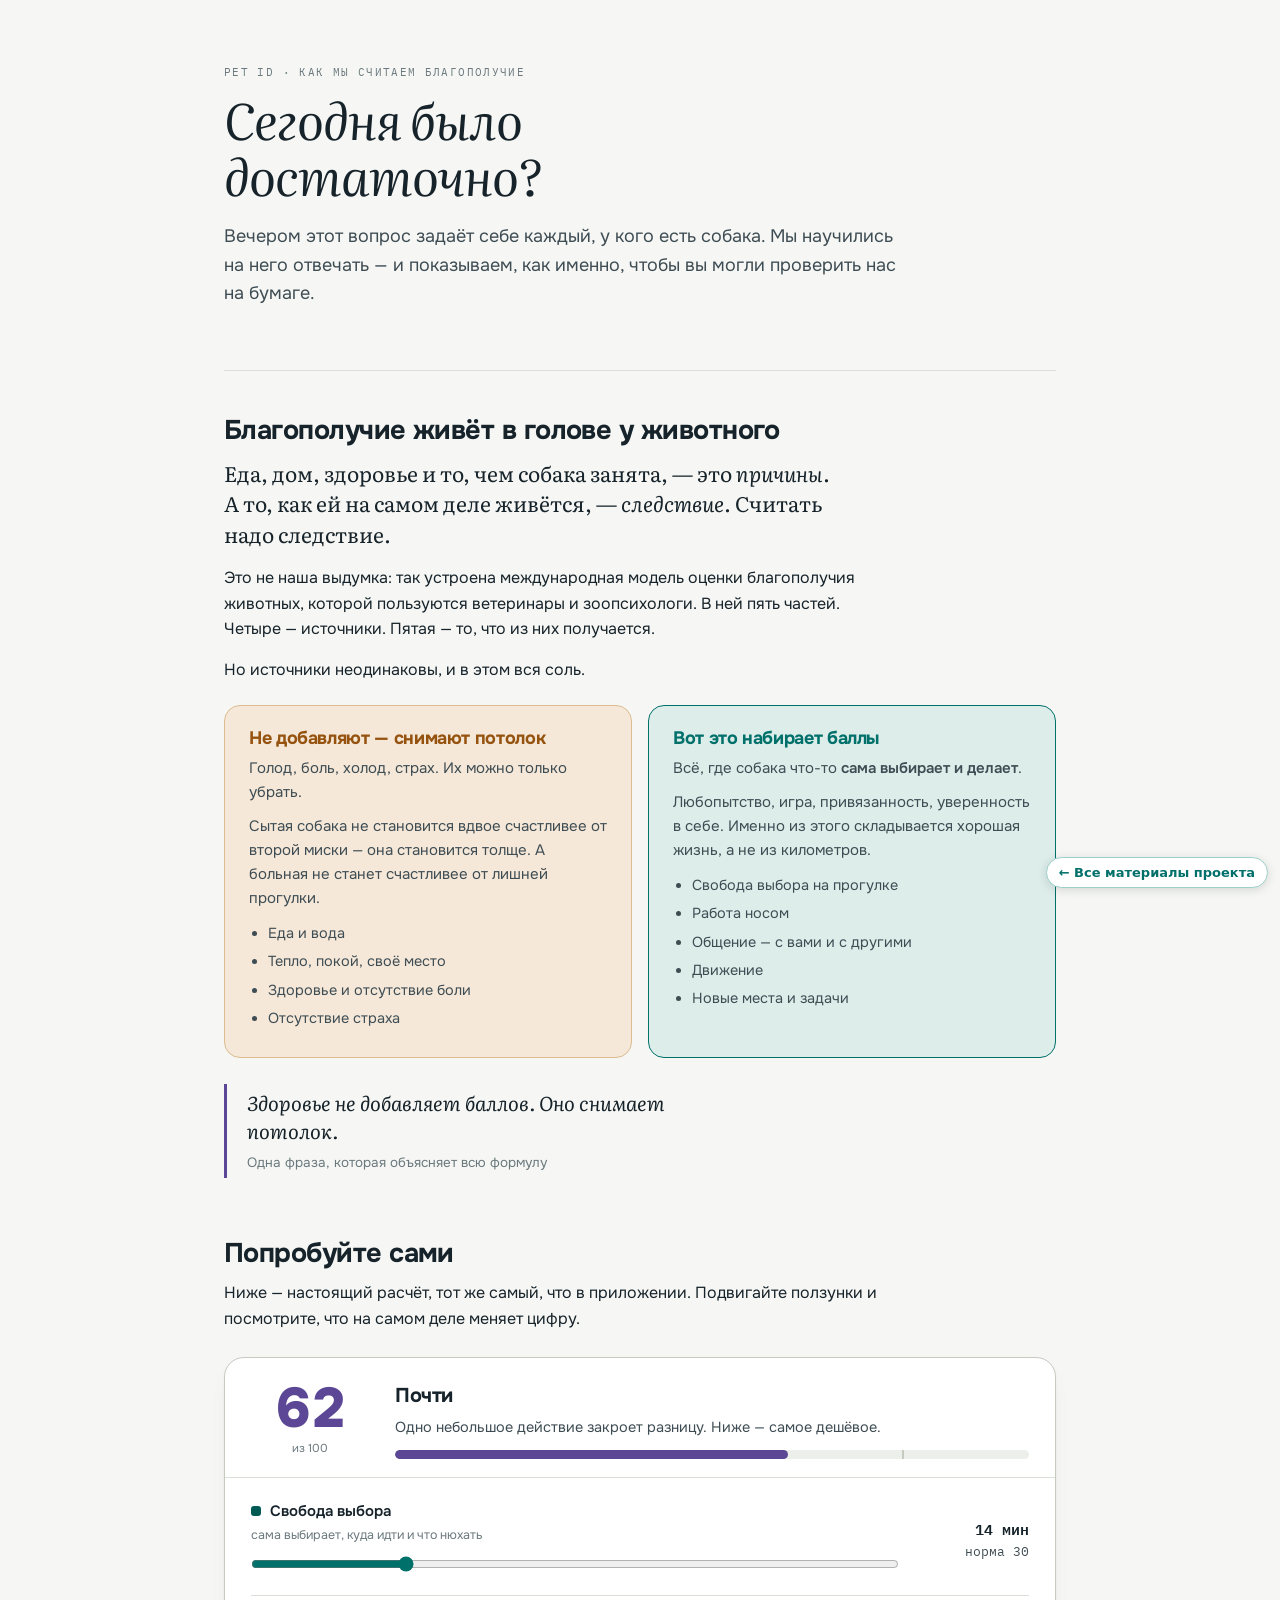
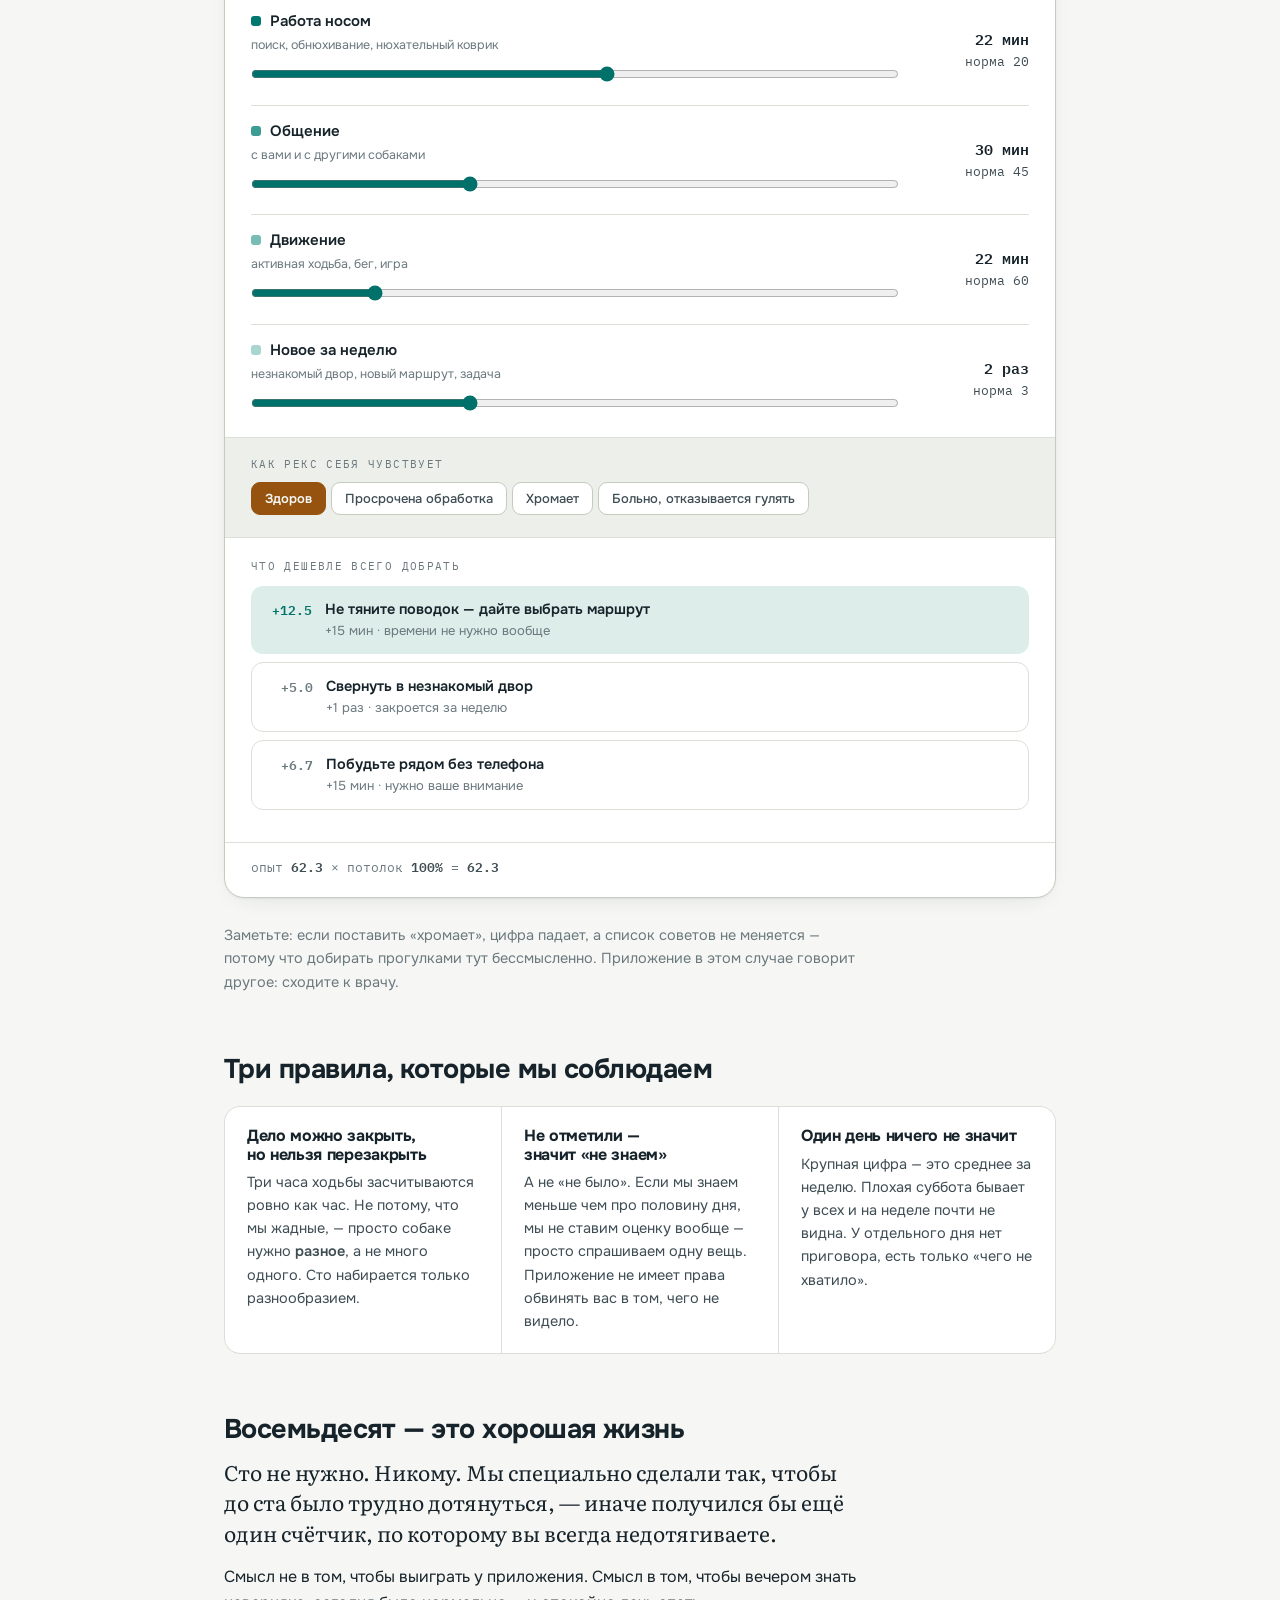
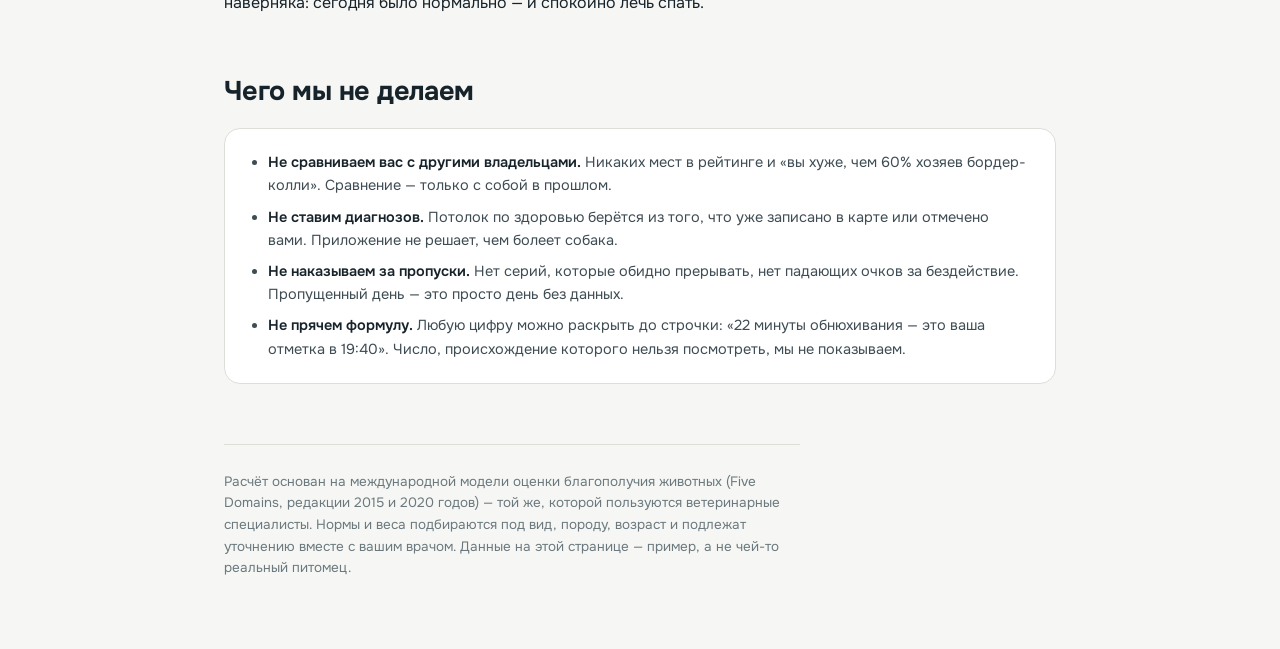
<file: design/segodnya-bylo-dostatochno.html>
<!doctype html>
<html lang="ru">
<head>
<meta charset="utf-8">
<meta name="viewport" content="width=device-width, initial-scale=1">
<title>Сегодня было достаточно?</title>
<meta name="description" content="Как Pet ID считает благополучие питомца: почему здоровье снимает потолок, а не добавляет баллов. С живым калькулятором.">
<meta name="color-scheme" content="light dark">
<style>
  html{color-scheme:light dark}
  body{margin:0;font:14px/1.5 system-ui,-apple-system,"Segoe UI",Roboto,sans-serif;
    background:#F6F7F4}
  img{max-width:100%}
  [hidden]{display:none!important}
</style>
</head>
<body>
<!-- Ссылка на сводную страницу материалов (design/index.html). -->
<style>
.hub-back{position:fixed; right:12px; bottom:12px; z-index:2147483000; display:inline-flex; align-items:center; gap:6px;
  padding:8px 12px; border-radius:999px; font:600 13px/1 system-ui,-apple-system,"Segoe UI",Roboto,sans-serif;
  text-decoration:none; background:#FFFFFF; color:#00706A; border:1px solid #9CCFC8; box-shadow:0 2px 10px rgba(24,36,42,.15)}
.hub-back:hover{background:#DBEDEA}
@media (prefers-color-scheme: dark){ :root:not([data-theme="light"]) .hub-back{background:#141E22; color:#52C0B1; border-color:#2E6660} }
:root[data-theme="dark"] .hub-back{background:#141E22; color:#52C0B1; border-color:#2E6660}
@media print{ .hub-back{display:none} }
</style>
<a class="hub-back" href="index.html">← Все материалы проекта</a>

<link rel="preconnect" href="https://fonts.googleapis.com">
<link rel="preconnect" href="https://fonts.gstatic.com" crossorigin>
<link rel="stylesheet" href="https://fonts.googleapis.com/css2?family=Onest:wght@400;500;600;700;800&family=Literata:ital,opsz,wght@0,7..72,400;0,7..72,500;1,7..72,400&family=IBM+Plex+Mono:wght@400;500;600&display=swap">

<style>
:root{
  --bg:#F6F7F4; --card:#FFFFFF; --card2:#EDEFEA; --line:#DCDFD7; --line2:#C6CBBF;
  --ink:#17232A; --ink2:#3E4C53; --sub:#6B797E;
  --src:#00706A; --src-s:#DCEDEA;
  --d5:#5B4795; --d5-s:#E9E4F5; --d5-b:#B9A9E0;
  --warn:#95530F; --warn-s:#F5E8D8; --warn-b:#DCBC90;
  --s1:#005A54; --s2:#00786F; --s3:#3D9C93; --s4:#77BDB5; --s5:#A9D6D0;
  --sh:0 1px 2px rgba(23,35,42,.05), 0 8px 26px -16px rgba(23,35,42,.22);
}
@media (prefers-color-scheme: dark){:root:not([data-theme="light"]){
  --bg:#0E1518; --card:#151F23; --card2:#1C282D; --line:#2A363A; --line2:#3C4D53;
  --ink:#E4EBE9; --ink2:#B3C1C0; --sub:#7D8F93;
  --src:#52C0B1; --src-s:#12312E;
  --d5:#AC94DE; --d5-s:#231C32; --d5-b:#4E4176;
  --warn:#DA9650; --warn-s:#302410; --warn-b:#6D5028;
  --s1:#9FDDD4; --s2:#6FC4BA; --s3:#46A79D; --s4:#2A867E; --s5:#1D6660;
  --sh:0 1px 2px rgba(0,0,0,.4), 0 10px 28px -18px rgba(0,0,0,.8);
}}
:root[data-theme="dark"]{
  --bg:#0E1518; --card:#151F23; --card2:#1C282D; --line:#2A363A; --line2:#3C4D53;
  --ink:#E4EBE9; --ink2:#B3C1C0; --sub:#7D8F93;
  --src:#52C0B1; --src-s:#12312E;
  --d5:#AC94DE; --d5-s:#231C32; --d5-b:#4E4176;
  --warn:#DA9650; --warn-s:#302410; --warn-b:#6D5028;
  --s1:#9FDDD4; --s2:#6FC4BA; --s3:#46A79D; --s4:#2A867E; --s5:#1D6660;
  --sh:0 1px 2px rgba(0,0,0,.4), 0 10px 28px -18px rgba(0,0,0,.8);
}

*{box-sizing:border-box}
body{margin:0; background:var(--bg); color:var(--ink);
  font-family:Onest,"Helvetica Neue",Arial,sans-serif; font-size:16px; line-height:1.6;
  -webkit-font-smoothing:antialiased}
h1,h2,h3{margin:0; font-weight:700; letter-spacing:-.02em; line-height:1.14; text-wrap:balance}
.serif{font-family:Literata,Georgia,serif}
.mono,.lbl{font-family:"IBM Plex Mono",ui-monospace,monospace}
.lbl{font-size:10.5px; letter-spacing:.13em; text-transform:uppercase; color:var(--sub);
  display:block; margin-bottom:9px}
p{margin:0 0 15px; max-width:60ch}
strong{font-weight:600}

.wrap{max-width:880px; margin:0 auto; padding:0 24px}

/* ── шапка ── */
header{padding:64px 0 18px}
header .q{font-family:Literata,Georgia,serif; font-size:clamp(30px,5.4vw,50px);
  font-weight:400; font-style:italic; letter-spacing:-.02em; line-height:1.12;
  margin:0 0 20px; max-width:16ch}
header .sub{font-size:18px; color:var(--ink2); max-width:56ch; margin:0}
.rule{height:1px; background:var(--line); margin:44px 0}

section{margin:0 0 60px}
h2{font-size:27px; margin:0 0 12px}
h3{font-size:18px; margin:0 0 6px}
.big-say{font-family:Literata,Georgia,serif; font-size:21px; line-height:1.45;
  color:var(--ink); max-width:52ch; margin:0 0 16px}

/* ── две стороны ── */
.sides{display:grid; grid-template-columns:repeat(auto-fit,minmax(280px,1fr)); gap:16px; margin:22px 0}
.side{border-radius:16px; padding:22px 24px}
.side.cap{background:var(--warn-s); border:1px solid var(--warn-b)}
.side.grow{background:var(--src-s); border:1px solid var(--src)}
.side h3{margin-bottom:8px}
.side.cap h3{color:var(--warn)} .side.grow h3{color:var(--src)}
.side p{font-size:15px; color:var(--ink2); margin:0 0 10px}
.side ul{margin:12px 0 0; padding-left:19px; font-size:14.5px; color:var(--ink2)}
.side li{margin-bottom:5px}

/* ── калькулятор ── */
.calc{background:var(--card); border:1px solid var(--line2); border-radius:20px;
  box-shadow:var(--sh); overflow:hidden; margin:26px 0}
.calc .head{padding:22px 26px 18px; border-bottom:1px solid var(--line);
  display:flex; gap:26px; align-items:center; flex-wrap:wrap}
.gauge{flex:none; text-align:center; min-width:118px}
.gauge .num{font-size:56px; font-weight:800; letter-spacing:-.045em; line-height:.95;
  font-variant-numeric:tabular-nums; color:var(--d5)}
.gauge .cap{font-size:11.5px; color:var(--sub); margin-top:5px}
.verdict{flex:1; min-width:210px}
.verdict .v{font-size:20px; font-weight:700; letter-spacing:-.02em; margin-bottom:5px}
.verdict .d{font-size:14.5px; color:var(--ink2); line-height:1.45}
.bar{height:9px; border-radius:5px; background:var(--card2); overflow:hidden;
  margin-top:12px; position:relative}
.bar i{display:block; height:100%; background:var(--d5); border-radius:5px;
  transition:width .28s ease}
.bar .t80{position:absolute; left:80%; top:-3px; bottom:-3px; width:2px; background:var(--line2)}

.rows{padding:8px 26px 4px}
.r{display:grid; grid-template-columns:1fr 116px; gap:14px; align-items:center;
  padding:13px 0; border-bottom:1px solid var(--line)}
.r:last-of-type{border-bottom:0}
.r .nm{font-size:15px; font-weight:600; display:flex; align-items:center; gap:9px}
.r .nm i{width:10px; height:10px; border-radius:3px; flex:none}
.r .hint{font-size:12.5px; color:var(--sub); font-weight:400; margin-top:2px; display:block}
.r .val{text-align:right; font-family:"IBM Plex Mono",monospace; font-size:13px;
  color:var(--ink2); font-variant-numeric:tabular-nums}
.r .val b{display:block; font-size:15px; color:var(--ink); font-weight:600}
input[type=range]{width:100%; margin:9px 0 0; accent-color:var(--src); height:20px}
input[type=range]:focus-visible{outline:2px solid var(--src); outline-offset:3px}

.gate{padding:18px 26px 22px; background:var(--card2); border-top:1px solid var(--line)}
.seg{display:flex; gap:5px; margin-top:9px; flex-wrap:wrap}
.seg button{appearance:none; border:1px solid var(--line2); background:var(--card);
  color:var(--ink2); font-family:Onest,Arial,sans-serif; font-size:13px; font-weight:500;
  padding:7px 13px; border-radius:9px; cursor:pointer; transition:.15s}
.seg button:hover{border-color:var(--warn-b)}
.seg button[aria-pressed=true]{background:var(--warn); border-color:var(--warn); color:var(--bg);
  font-weight:600}
.seg button:focus-visible{outline:2px solid var(--src); outline-offset:2px}

.out{padding:20px 26px 24px; border-top:1px solid var(--line)}
.out .lbl{margin-bottom:11px}
.tip{display:flex; gap:13px; align-items:flex-start; padding:13px 15px; border-radius:12px;
  background:var(--src-s); margin-bottom:8px}
.tip.dim{background:transparent; border:1px solid var(--line)}
.tip .g{font-family:"IBM Plex Mono",monospace; font-size:13px; font-weight:600;
  color:var(--src); flex:none; width:46px; text-align:right; padding-top:1px;
  font-variant-numeric:tabular-nums}
.tip.dim .g{color:var(--sub)}
.tip .tx{flex:1; font-size:14.5px; line-height:1.45}
.tip .tx b{display:block; font-weight:600}
.tip .tx span{color:var(--sub); font-size:13px}

.mathline{padding:14px 26px 20px; font-family:"IBM Plex Mono",monospace; font-size:12.5px;
  color:var(--sub); border-top:1px solid var(--line); font-variant-numeric:tabular-nums}
.mathline b{color:var(--ink2); font-weight:600}

/* ── карточки-мысли ── */
.thoughts{display:grid; grid-template-columns:repeat(auto-fit,minmax(250px,1fr));
  gap:1px; background:var(--line); border:1px solid var(--line); border-radius:16px;
  overflow:hidden; margin:22px 0}
.thoughts div{background:var(--card); padding:20px 22px}
.thoughts h3{font-size:16px; margin-bottom:7px}
.thoughts p{font-size:14.5px; color:var(--ink2); margin:0}

.pull{border-left:3px solid var(--d5); padding:4px 0 4px 20px; margin:26px 0}
.pull .t{font-family:Literata,Georgia,serif; font-size:20px; line-height:1.4;
  font-style:italic; max-width:44ch}
.pull .a{font-size:13.5px; color:var(--sub); margin-top:8px}

.fine{background:var(--card); border:1px solid var(--line); border-radius:16px;
  padding:22px 24px; margin:22px 0}
.fine ul{margin:0; padding-left:19px}
.fine li{font-size:14.5px; color:var(--ink2); margin-bottom:8px}
.fine li:last-child{margin-bottom:0}
.fine li strong{color:var(--ink)}

footer{border-top:1px solid var(--line); padding:26px 0 70px; font-size:13.5px;
  color:var(--sub); max-width:64ch}

@media (prefers-reduced-motion:reduce){*{transition:none!important}}
@media (max-width:560px){
  .calc .head{gap:16px; padding:20px}
  .rows,.gate,.out,.mathline{padding-left:20px; padding-right:20px}
  .r{grid-template-columns:1fr 92px}
  header{padding-top:44px}
}
</style>

<div class="wrap">

<header>
  <div class="lbl">Pet ID · как мы считаем благополучие</div>
  <p class="q">Сегодня было достаточно?</p>
  <p class="sub">Вечером этот вопрос задаёт себе каждый, у кого есть собака.
  Мы научились на него отвечать — и показываем, как именно, чтобы вы могли
  проверить нас на бумаге.</p>
</header>
<div class="rule"></div>

<section>
  <h2>Благополучие живёт в голове у животного</h2>
  <p class="big-say serif">Еда, дом, здоровье и то, чем собака занята, — это <em>причины</em>.
  А то, как ей на самом деле живётся, — <em>следствие</em>. Считать надо следствие.</p>
  <p>Это не наша выдумка: так устроена международная модель оценки благополучия животных,
  которой пользуются ветеринары и зоопсихологи. В ней пять частей. Четыре — источники.
  Пятая — то, что из них получается.</p>
  <p>Но источники неодинаковы, и в этом вся соль.</p>

  <div class="sides">
    <div class="side cap">
      <h3>Не добавляют — снимают потолок</h3>
      <p>Голод, боль, холод, страх. Их можно только убрать.</p>
      <p>Сытая собака не становится вдвое счастливее от второй миски — она становится
      толще. А больная не станет счастливее от лишней прогулки.</p>
      <ul>
        <li>Еда и вода</li>
        <li>Тепло, покой, своё место</li>
        <li>Здоровье и отсутствие боли</li>
        <li>Отсутствие страха</li>
      </ul>
    </div>
    <div class="side grow">
      <h3>Вот это набирает баллы</h3>
      <p>Всё, где собака что-то <strong>сама выбирает и делает</strong>.</p>
      <p>Любопытство, игра, привязанность, уверенность в себе. Именно из этого
      складывается хорошая жизнь, а не из километров.</p>
      <ul>
        <li>Свобода выбора на прогулке</li>
        <li>Работа носом</li>
        <li>Общение — с вами и с другими</li>
        <li>Движение</li>
        <li>Новые места и задачи</li>
      </ul>
    </div>
  </div>

  <div class="pull">
    <div class="t serif">Здоровье не добавляет баллов. Оно снимает потолок.</div>
    <div class="a">Одна фраза, которая объясняет всю формулу</div>
  </div>
</section>

<section>
  <h2>Попробуйте сами</h2>
  <p>Ниже — настоящий расчёт, тот же самый, что в приложении. Подвигайте ползунки
  и посмотрите, что на самом деле меняет цифру.</p>

  <div class="calc">
    <div class="head">
      <div class="gauge">
        <div class="num" id="score">—</div>
        <div class="cap" id="scap">из 100</div>
      </div>
      <div class="verdict">
        <div class="v" id="vtitle">—</div>
        <div class="d" id="vdesc">—</div>
        <div class="bar"><i id="vbar" style="width:0%"></i><span class="t80"></span></div>
      </div>
    </div>

    <div class="rows" id="rows"></div>

    <div class="gate">
      <span class="lbl">Как Рекс себя чувствует</span>
      <div class="seg" role="group" aria-label="Самочувствие" id="gates">
        <button data-g="A" aria-pressed="true">Здоров</button>
        <button data-g="B" aria-pressed="false">Просрочена обработка</button>
        <button data-g="C" aria-pressed="false">Хромает</button>
        <button data-g="D" aria-pressed="false">Больно, отказывается гулять</button>
      </div>
    </div>

    <div class="out">
      <span class="lbl">Что дешевле всего добрать</span>
      <div id="tips"></div>
    </div>

    <div class="mathline" id="math"></div>
  </div>

  <p style="font-size:14.5px;color:var(--sub);max-width:64ch">Заметьте: если поставить
  «хромает», цифра падает, а список советов не меняется — потому что добирать прогулками
  тут бессмысленно. Приложение в этом случае говорит другое: сходите к врачу.</p>
</section>

<section>
  <h2>Три правила, которые мы соблюдаем</h2>
  <div class="thoughts">
    <div>
      <h3>Дело можно закрыть, но нельзя перезакрыть</h3>
      <p>Три часа ходьбы засчитываются ровно как час. Не потому, что мы жадные, —
      просто собаке нужно <strong>разное</strong>, а не много одного. Сто набирается
      только разнообразием.</p>
    </div>
    <div>
      <h3>Не отметили — значит «не знаем»</h3>
      <p>А не «не было». Если мы знаем меньше чем про половину дня, мы не ставим
      оценку вообще — просто спрашиваем одну вещь. Приложение не имеет права
      обвинять вас в том, чего не видело.</p>
    </div>
    <div>
      <h3>Один день ничего не значит</h3>
      <p>Крупная цифра — это среднее за неделю. Плохая суббота бывает у всех
      и на неделе почти не видна. У отдельного дня нет приговора, есть только
      «чего не хватило».</p>
    </div>
  </div>
</section>

<section>
  <h2>Восемьдесят — это хорошая жизнь</h2>
  <p class="big-say serif">Сто не нужно. Никому. Мы специально сделали так, чтобы
  до ста было трудно дотянуться, — иначе получился бы ещё один счётчик,
  по которому вы всегда недотягиваете.</p>
  <p>Смысл не в том, чтобы выиграть у приложения. Смысл в том, чтобы вечером
  знать наверняка: сегодня было нормально — и спокойно лечь спать.</p>
</section>

<section>
  <h2>Чего мы не делаем</h2>
  <div class="fine">
    <ul>
      <li><strong>Не сравниваем вас с другими владельцами.</strong> Никаких мест
        в рейтинге и «вы хуже, чем 60% хозяев бордер-колли». Сравнение —
        только с собой в прошлом.</li>
      <li><strong>Не ставим диагнозов.</strong> Потолок по здоровью берётся из того,
        что уже записано в карте или отмечено вами. Приложение не решает,
        чем болеет собака.</li>
      <li><strong>Не наказываем за пропуски.</strong> Нет серий, которые обидно прерывать,
        нет падающих очков за бездействие. Пропущенный день — это просто день
        без данных.</li>
      <li><strong>Не прячем формулу.</strong> Любую цифру можно раскрыть до строчки:
        «22 минуты обнюхивания — это ваша отметка в 19:40». Число, происхождение
        которого нельзя посмотреть, мы не показываем.</li>
    </ul>
  </div>
</section>

<footer>
  Расчёт основан на международной модели оценки благополучия животных
  (Five Domains, редакции 2015 и 2020 годов) — той же, которой пользуются
  ветеринарные специалисты. Нормы и веса подбираются под вид, породу, возраст
  и подлежат уточнению вместе с вашим врачом. Данные на этой странице — пример,
  а не чей-то реальный питомец.
</footer>

</div>

<script>
(function(){
  // Та же модель, что в d5_model.py
  var CH=[
    {k:'choice', n:'Свобода выбора', hint:'сама выбирает, куда идти и что нюхать',
     w:25, norm:30, unit:'мин', eff:0.1, c:'var(--s1)', v:14,
     act:'Не тяните поводок — дайте выбрать маршрут', sub:'времени не нужно вообще'},
    {k:'nose',   n:'Работа носом', hint:'поиск, обнюхивание, нюхательный коврик',
     w:20, norm:20, unit:'мин', eff:0.3, c:'var(--s2)', v:22,
     act:'Рассыпьте корм по коврику или по траве', sub:'можно дома'},
    {k:'social', n:'Общение', hint:'с вами и с другими собаками',
     w:20, norm:45, unit:'мин', eff:0.6, c:'var(--s3)', v:30,
     act:'Побудьте рядом без телефона', sub:'нужно ваше внимание'},
    {k:'move',   n:'Движение', hint:'активная ходьба, бег, игра',
     w:20, norm:60, unit:'мин', eff:1.0, c:'var(--s4)', v:22,
     act:'Ещё немного погулять', sub:'самое дорогое из всего'},
    {k:'novel',  n:'Новое за неделю', hint:'незнакомый двор, новый маршрут, задача',
     w:15, norm:3,  unit:'раз', eff:1.4, c:'var(--s5)', v:2,
     act:'Свернуть в незнакомый двор', sub:'закроется за неделю'}
  ];
  var GATES={A:{k:1,t:'Здоров'},B:{k:.85,t:'Просрочена обработка'},
             C:{k:.65,t:'Хромает'},D:{k:.40,t:'Больно'}};
  var gate='A';

  var rowsEl=document.getElementById('rows');
  CH.forEach(function(c,i){
    var r=document.createElement('div'); r.className='r';
    r.innerHTML='<div><div class="nm"><i style="background:'+c.c+'"></i>'+c.n+'</div>'+
      '<span class="hint">'+c.hint+'</span>'+
      '<input type="range" min="0" max="'+(c.norm*2)+'" step="'+(c.unit==='раз'?1:1)+
      '" value="'+c.v+'" aria-label="'+c.n+'"></div>'+
      '<div class="val"><b><span class="cur">'+c.v+'</span> '+c.unit+'</b>'+
      'норма '+c.norm+'</div>';
    rowsEl.appendChild(r);
    var inp=r.querySelector('input'), cur=r.querySelector('.cur');
    inp.addEventListener('input',function(){ c.v=+inp.value; cur.textContent=c.v; render(); });
  });

  var gEls=[].slice.call(document.querySelectorAll('#gates button'));
  gEls.forEach(function(b){
    b.addEventListener('click',function(){
      gate=b.dataset.g;
      gEls.forEach(function(x){x.setAttribute('aria-pressed', x===b?'true':'false');});
      render();
    });
  });

  function calc(){
    var exp=0;
    CH.forEach(function(c){ exp += c.w*Math.min(1, c.v/c.norm); });
    var k=GATES[gate].k;
    return {exp:exp, k:k, score:exp*k};
  }

  function band(s,k){
    if(k<=0.4) return ['Сначала к врачу',
      'Пока Рексу больно, всё остальное почти не работает. Прогулки этого не исправят.'];
    if(s>=80) return ['Сегодня достаточно',
      'Так и живите. Дотягивать до ста не нужно — это не цель.'];
    if(s>=60) return ['Почти',
      'Одно небольшое действие закроет разницу. Ниже — самое дешёвое.'];
    if(s>=40) return ['Недобрали',
      'День вышел скудным. Ничего страшного, если такое не каждый день.'];
    return ['Тяжёлый день',
      'Бывает. Посмотрите, что можно добрать за пять минут прямо сейчас.'];
  }

  function render(){
    var r=calc(), s=Math.round(r.score);
    document.getElementById('score').textContent=s;
    document.getElementById('vbar').style.width=Math.min(100,s)+'%';
    var b=band(r.score, r.k);
    document.getElementById('vtitle').textContent=b[0];
    document.getElementById('vdesc').textContent=b[1];
    document.getElementById('scap').textContent = r.k<1
      ? 'потолок '+Math.round(r.k*100)+'%' : 'из 100';

    // советы: ранжирование по баллам на единицу усилия хозяина
    var tips=CH.filter(function(c){ return c.v < c.norm; }).map(function(c){
      var perUnit=(c.w/c.norm)*r.k;
      var need=Math.max(0, 80-r.score);
      var units=Math.min(c.norm-c.v, need/perUnit);
      if(c.unit==='мин') units=Math.max(5, Math.round(units/5)*5);
      else units=Math.max(1, Math.round(units));
      units=Math.min(units, c.norm-c.v);
      return {c:c, units:units, gain:units*perUnit, rank:perUnit/c.eff};
    }).sort(function(a,b){ return b.rank-a.rank; });

    var out=document.getElementById('tips');
    if(!tips.length){
      out.innerHTML='<div class="tip dim"><span class="g">—</span><span class="tx">'+
        '<b>Всё закрыто</b><span>Добирать нечего. Отдыхайте.</span></span></div>';
    } else {
      out.innerHTML=tips.slice(0,3).map(function(t,i){
        return '<div class="tip'+(i?' dim':'')+'"><span class="g">+'+
          t.gain.toFixed(1)+'</span><span class="tx"><b>'+t.c.act+'</b><span>+'+
          t.units+' '+t.c.unit+' · '+t.c.sub+'</span></span></div>';
      }).join('');
    }

    document.getElementById('math').innerHTML =
      'опыт <b>'+r.exp.toFixed(1)+'</b> × потолок <b>'+Math.round(r.k*100)+'%</b>'+
      ' = <b>'+r.score.toFixed(1)+'</b>' +
      (r.k<1 ? '  ←  '+GATES[gate].t.toLowerCase() : '');
  }
  render();
})();
</script>
</body>
</html>
</file>
